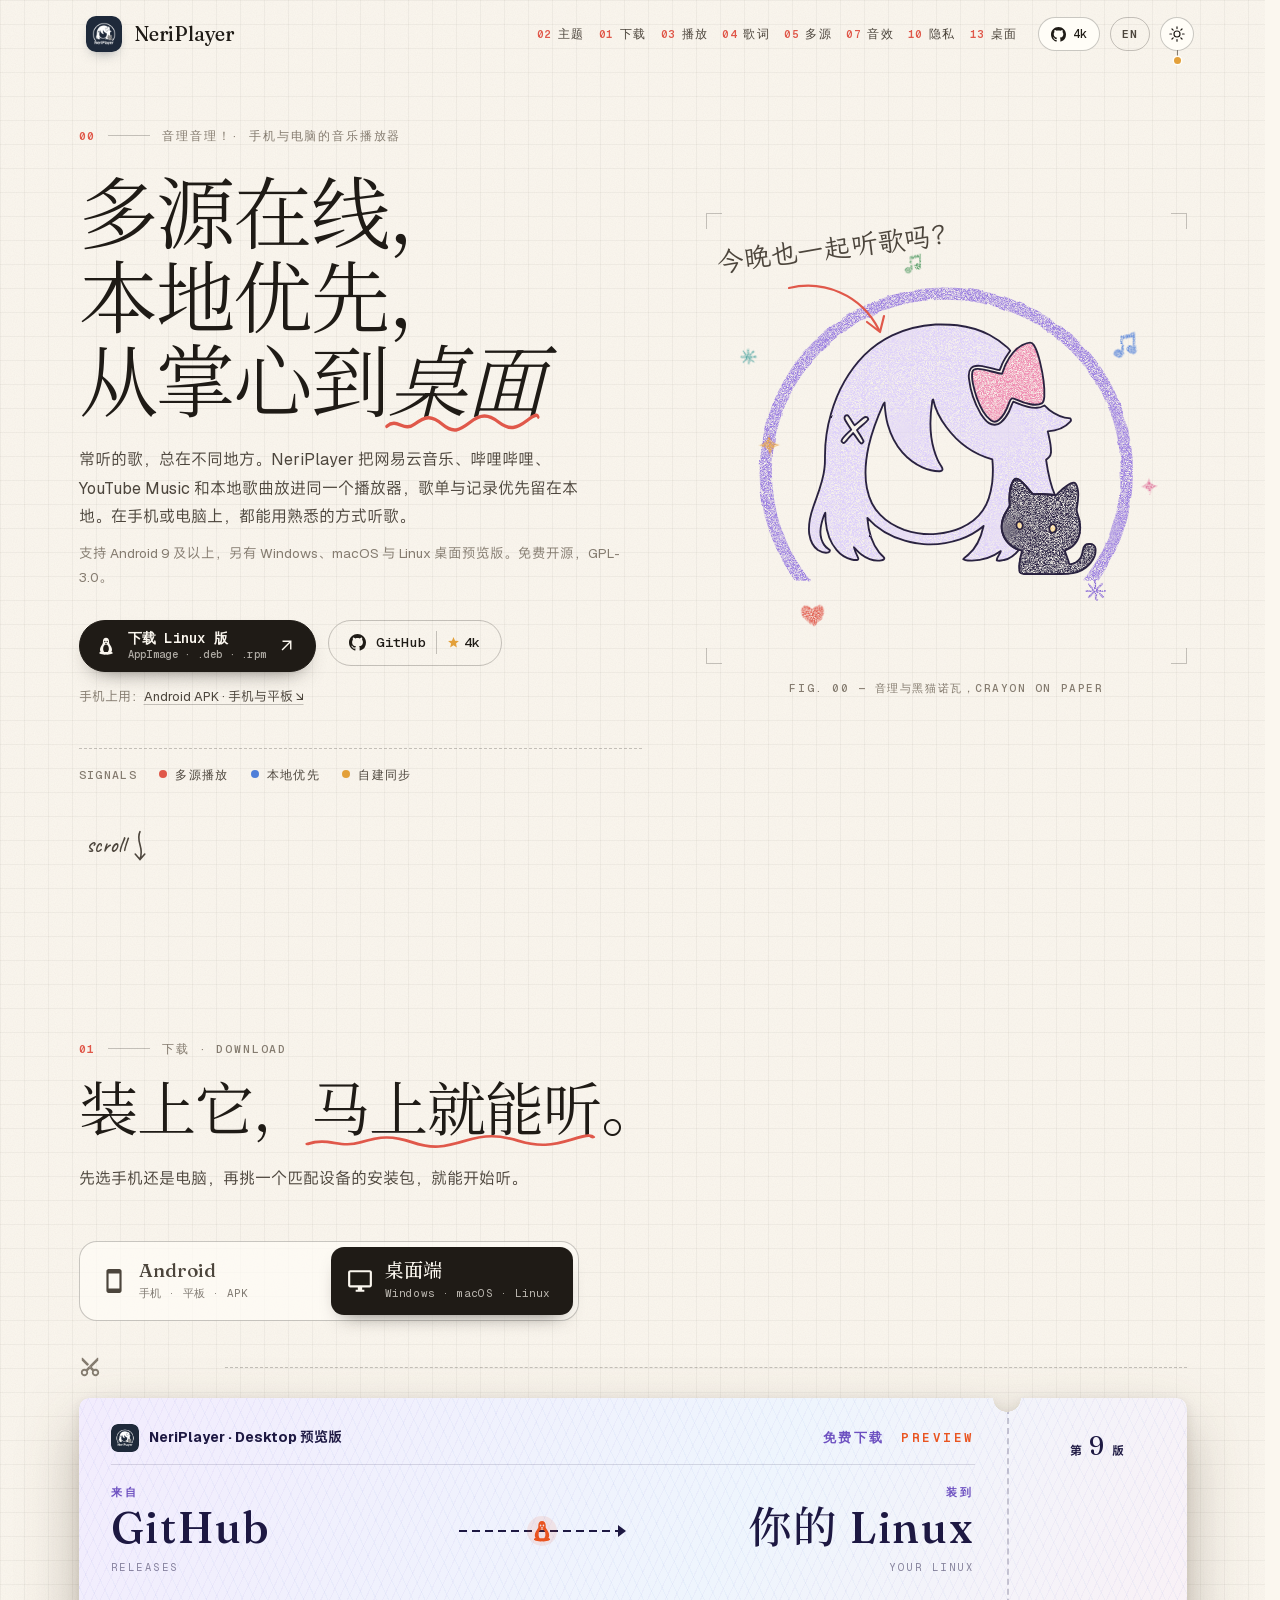
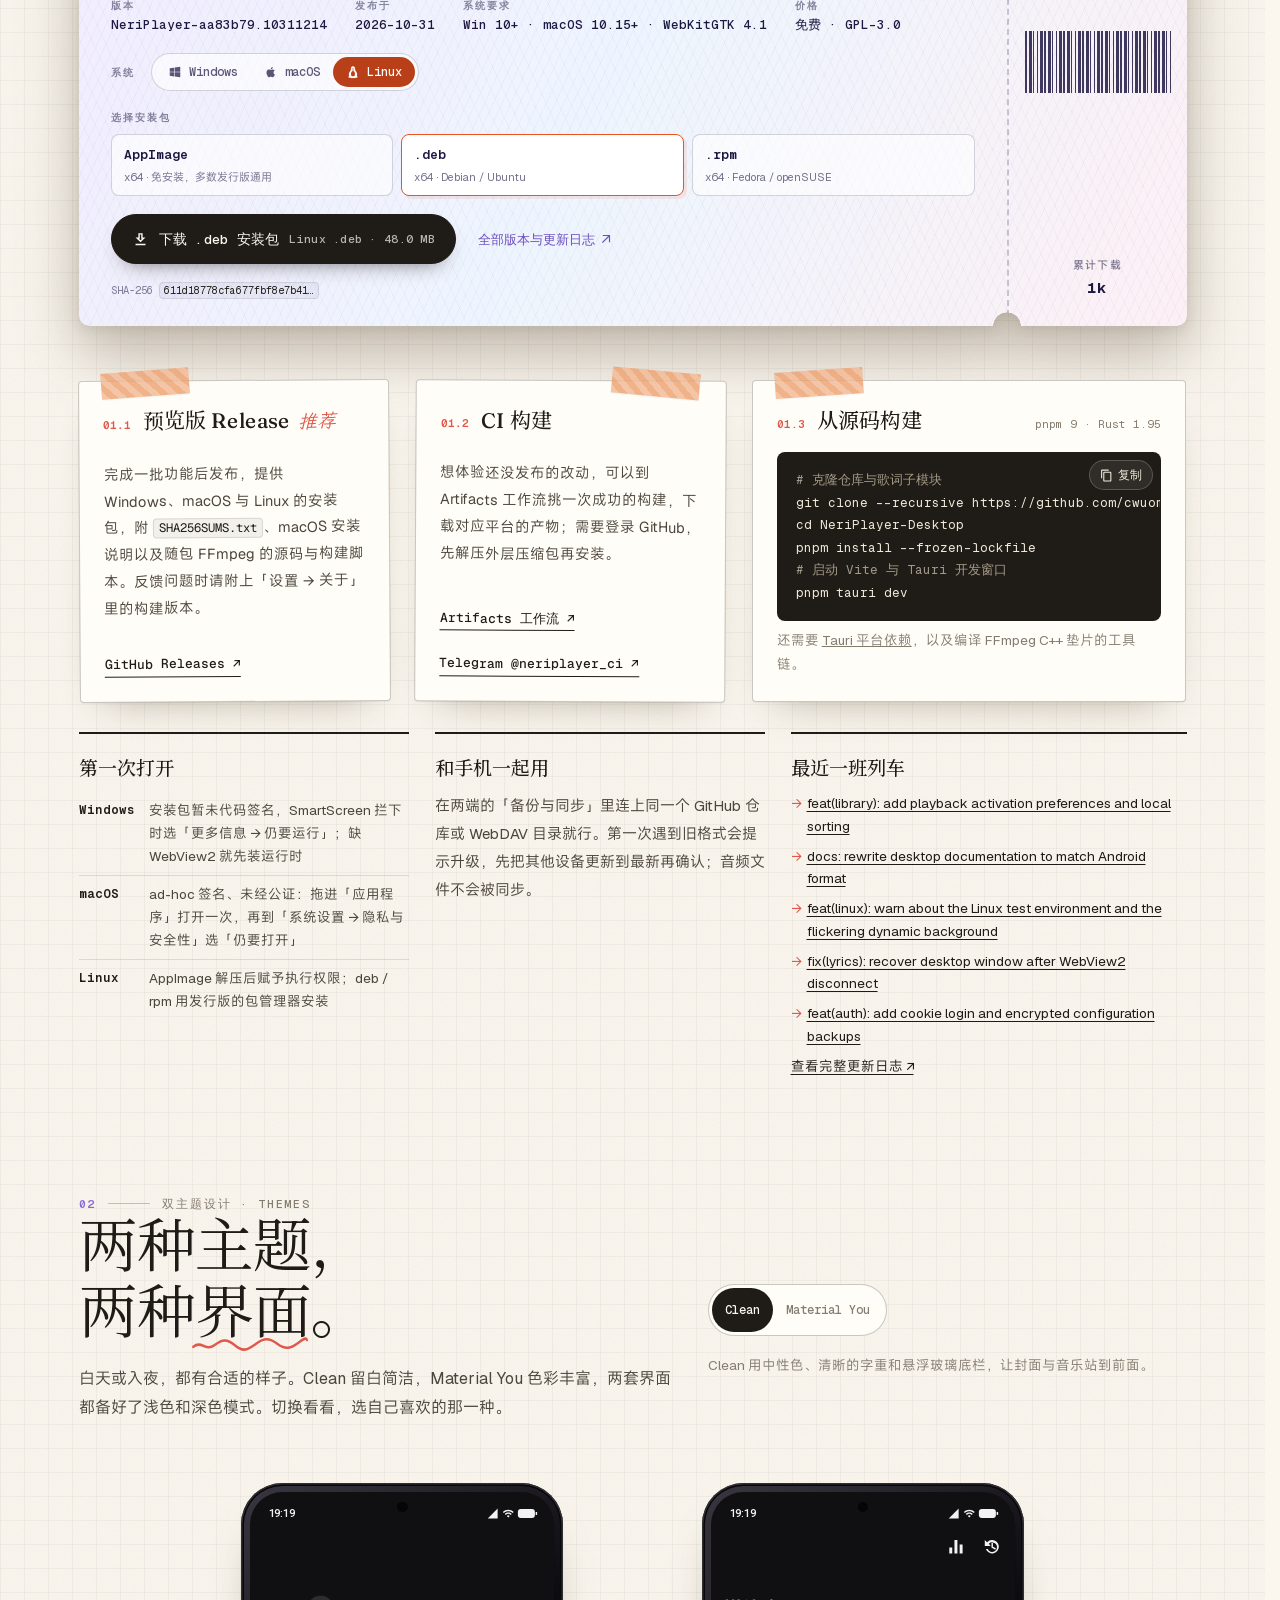
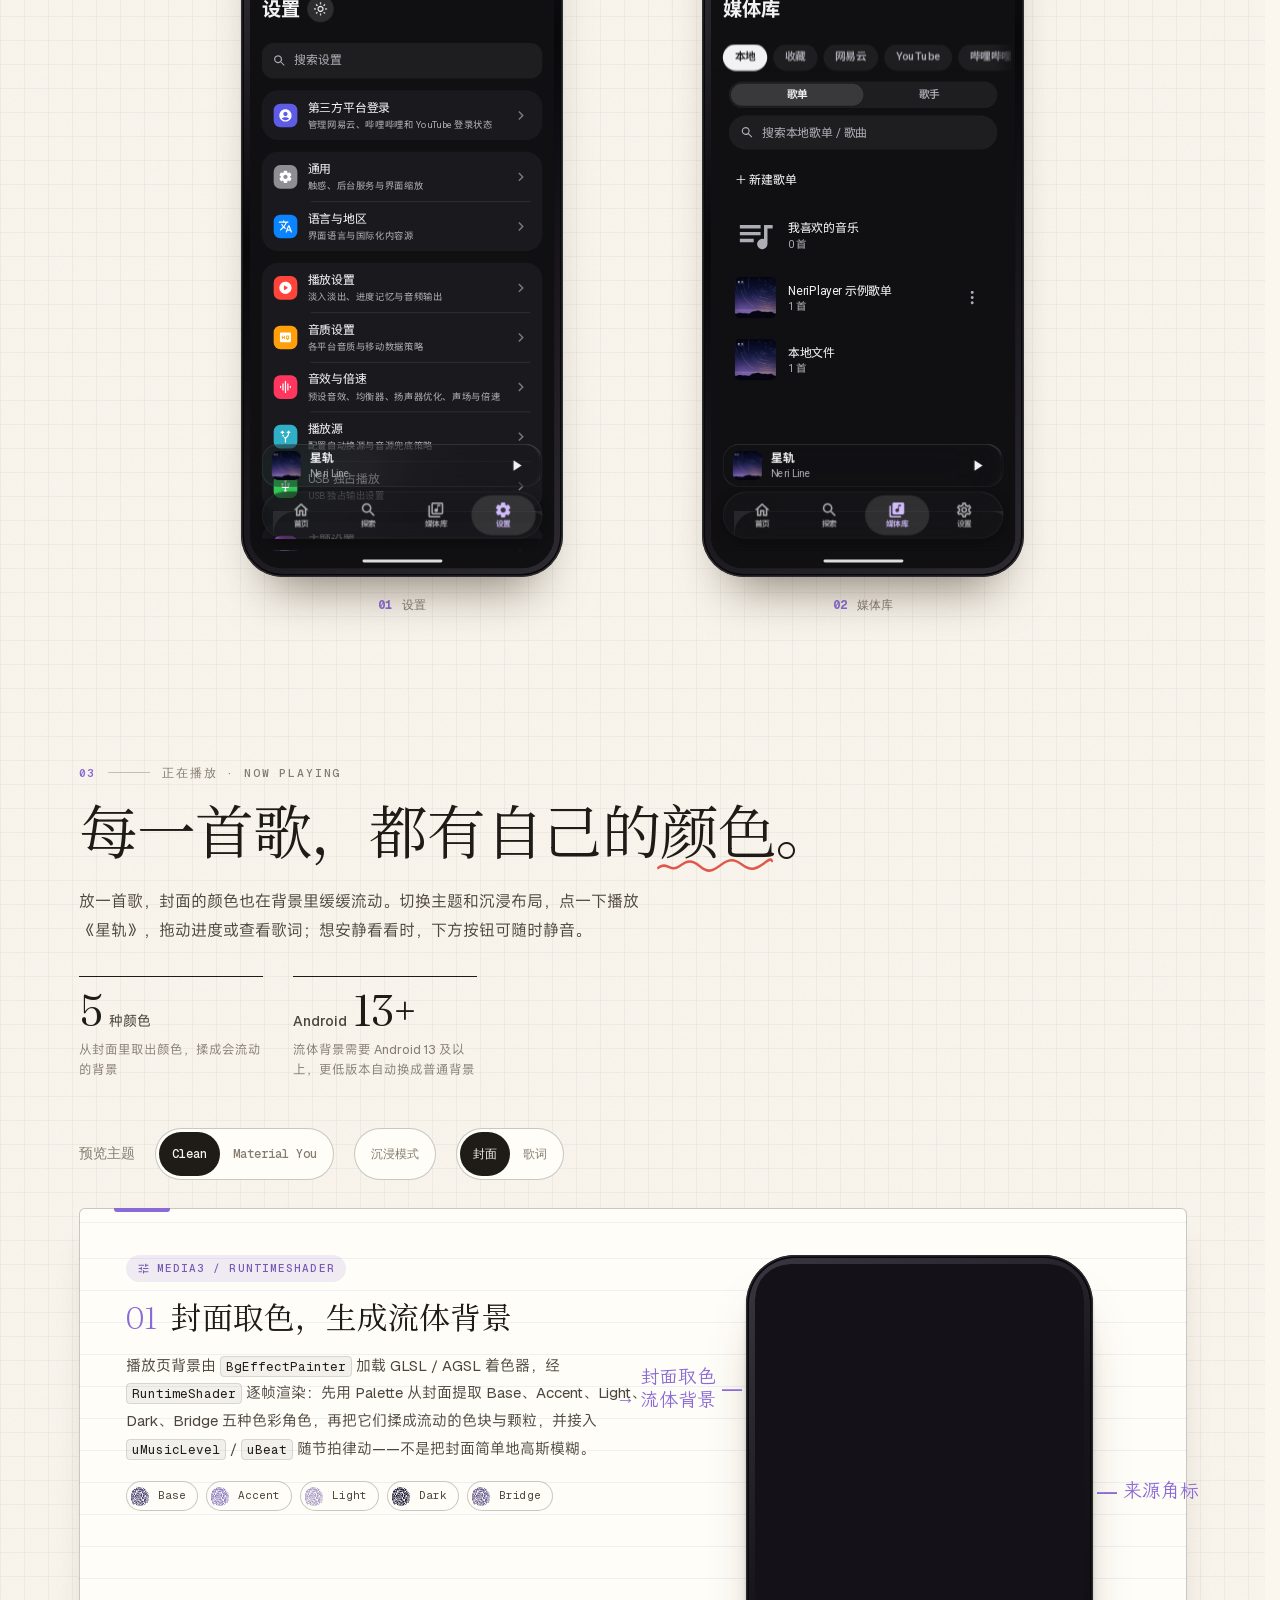
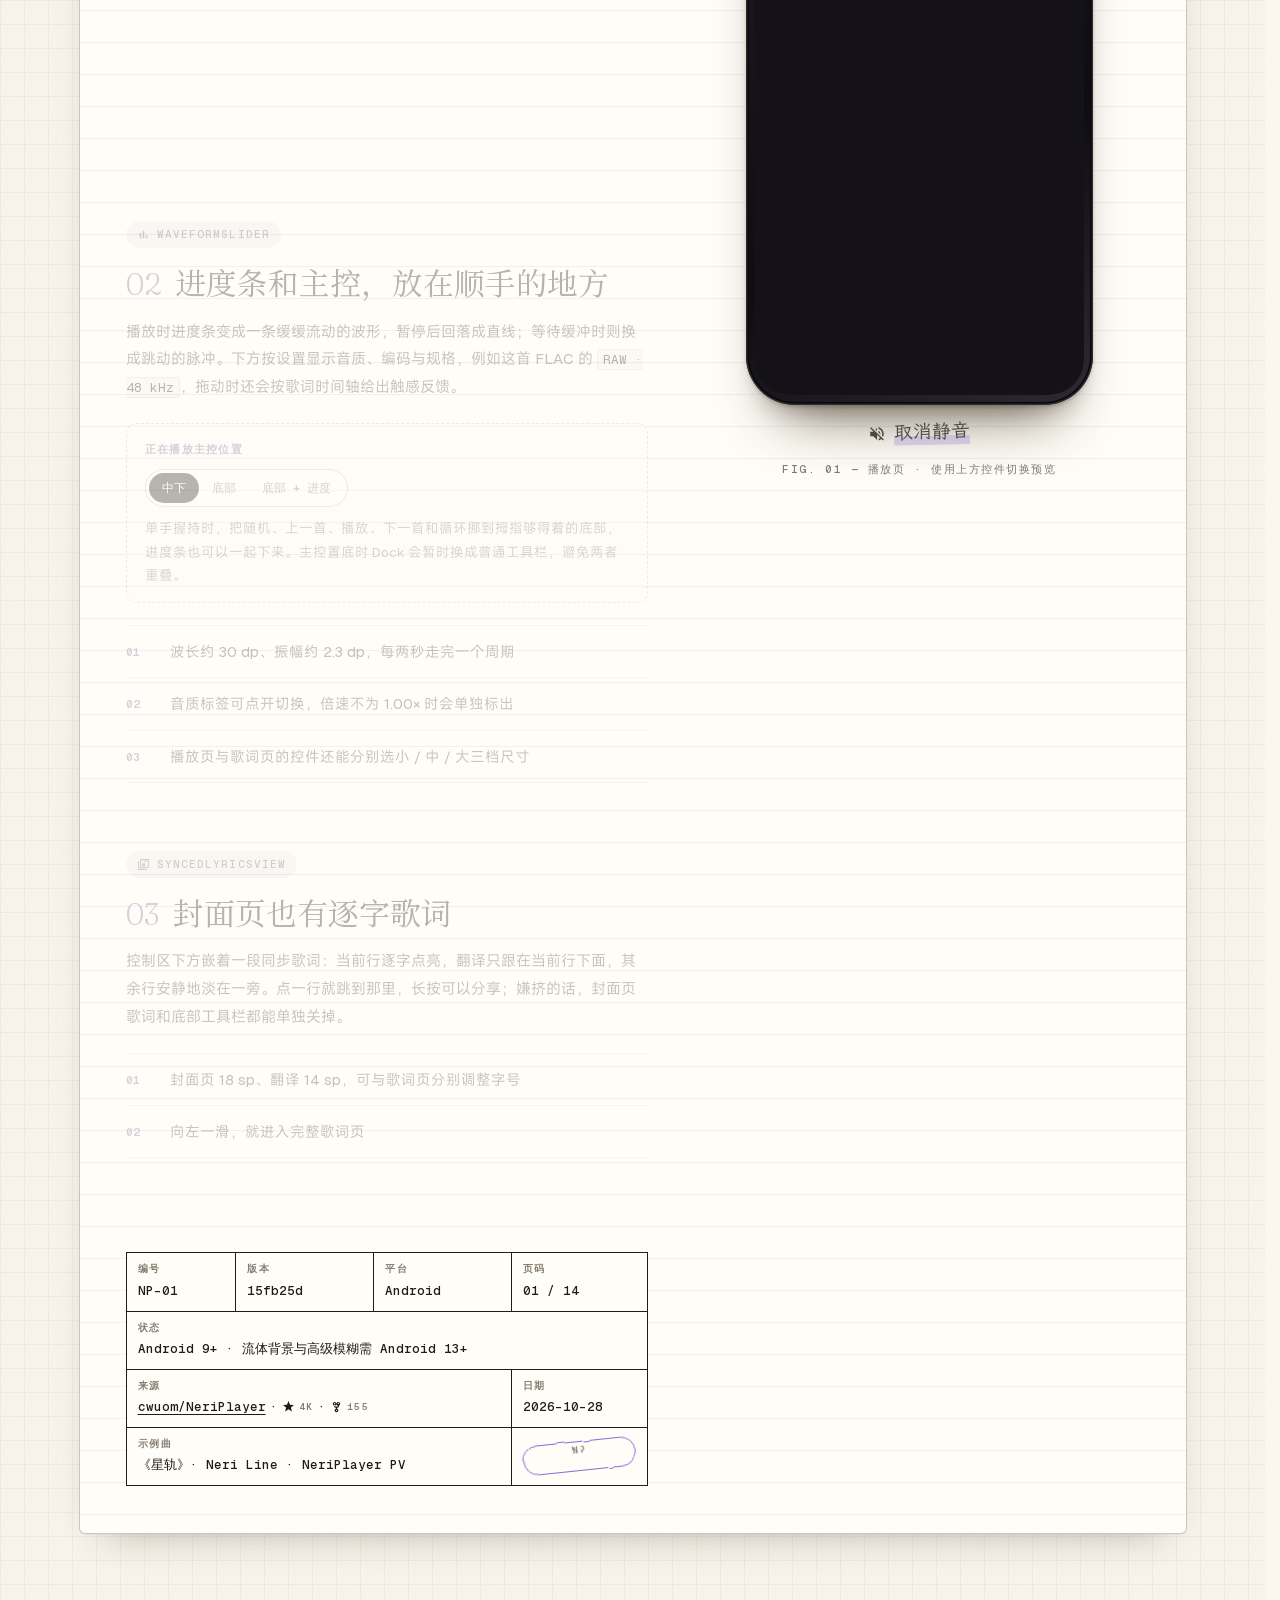
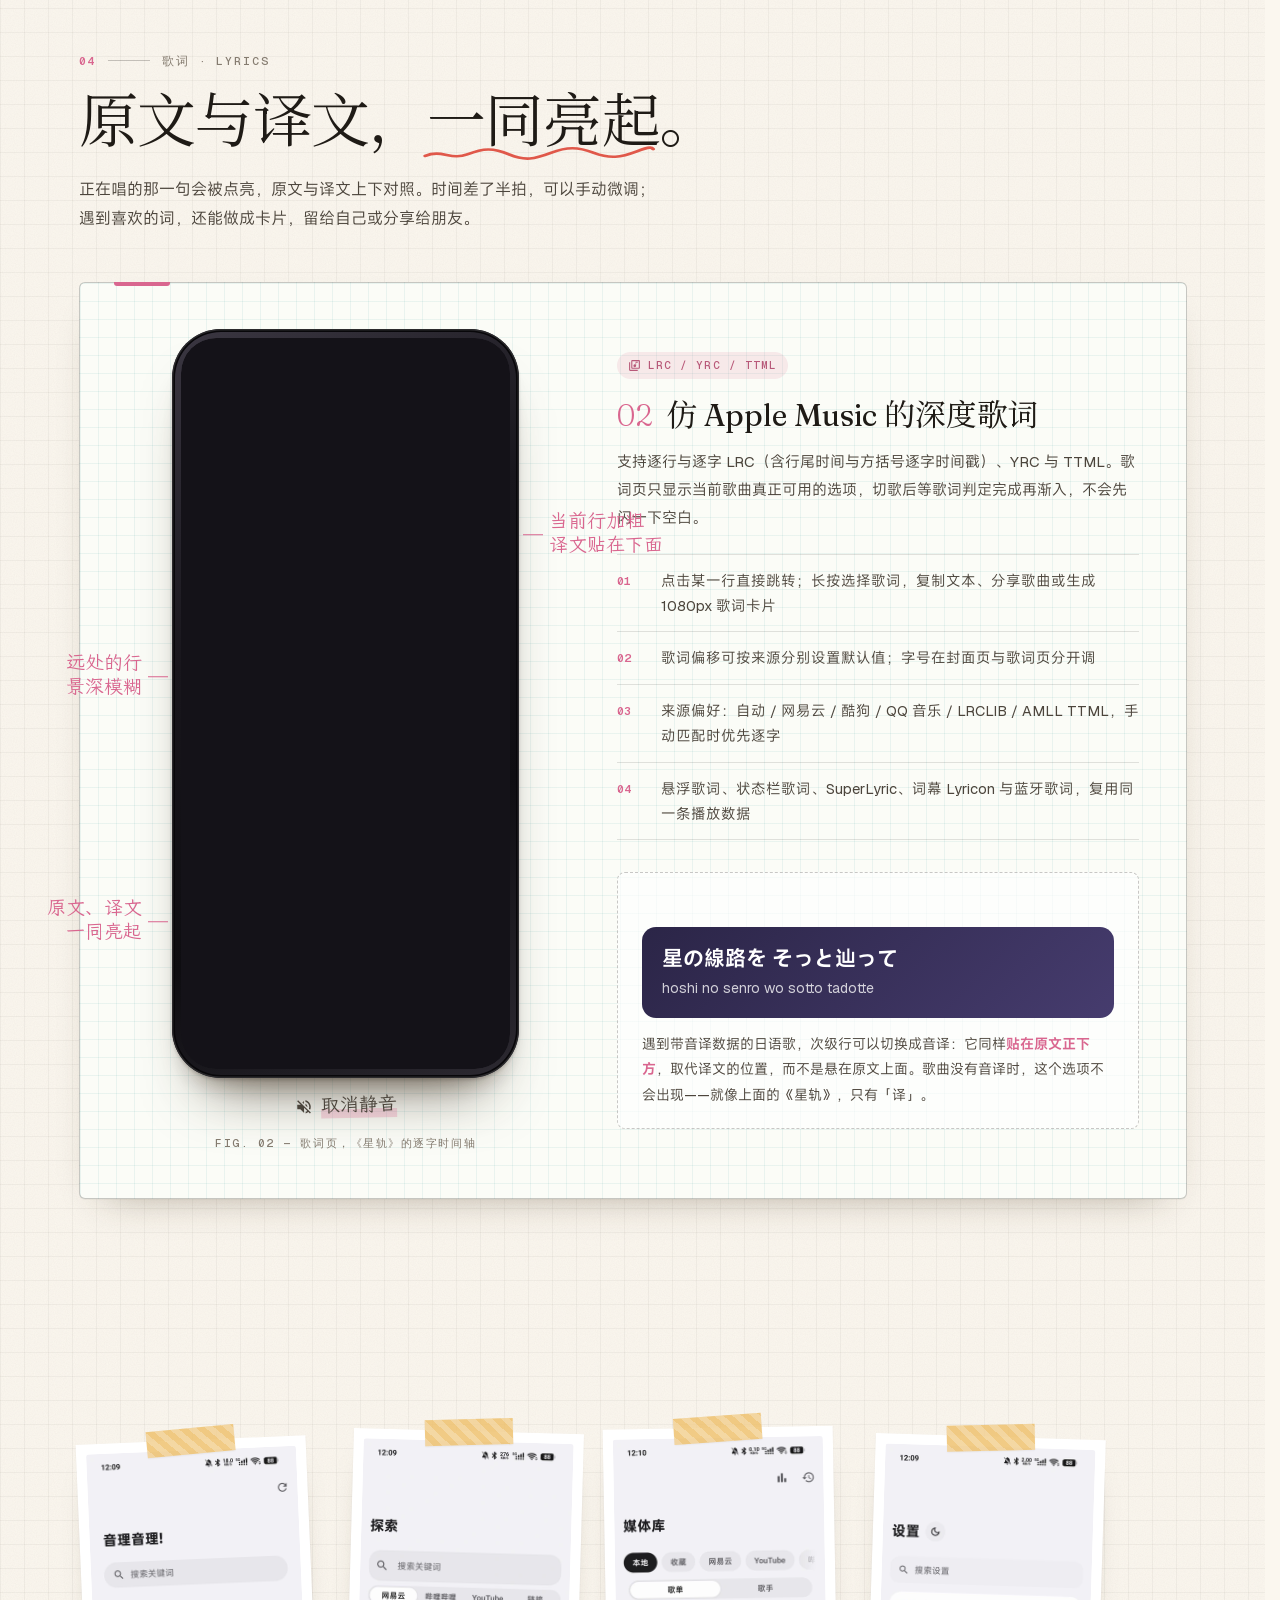
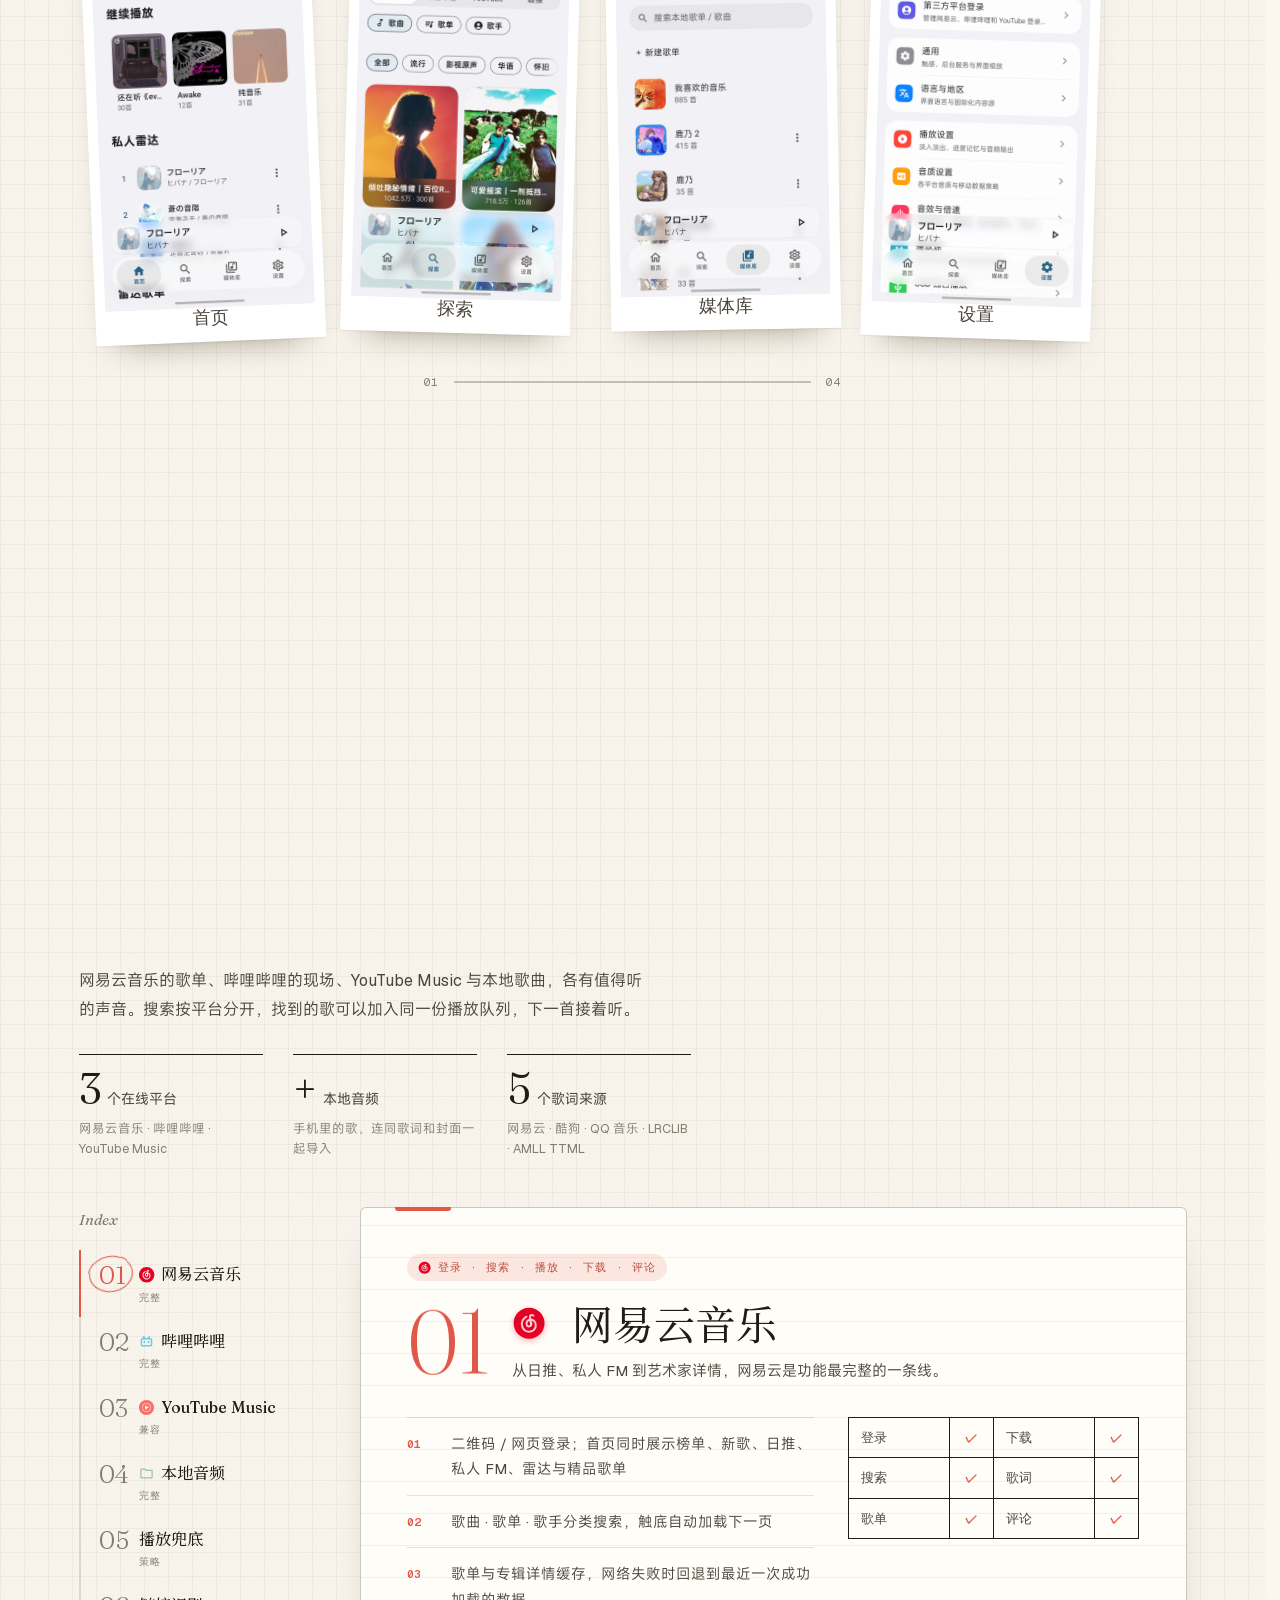
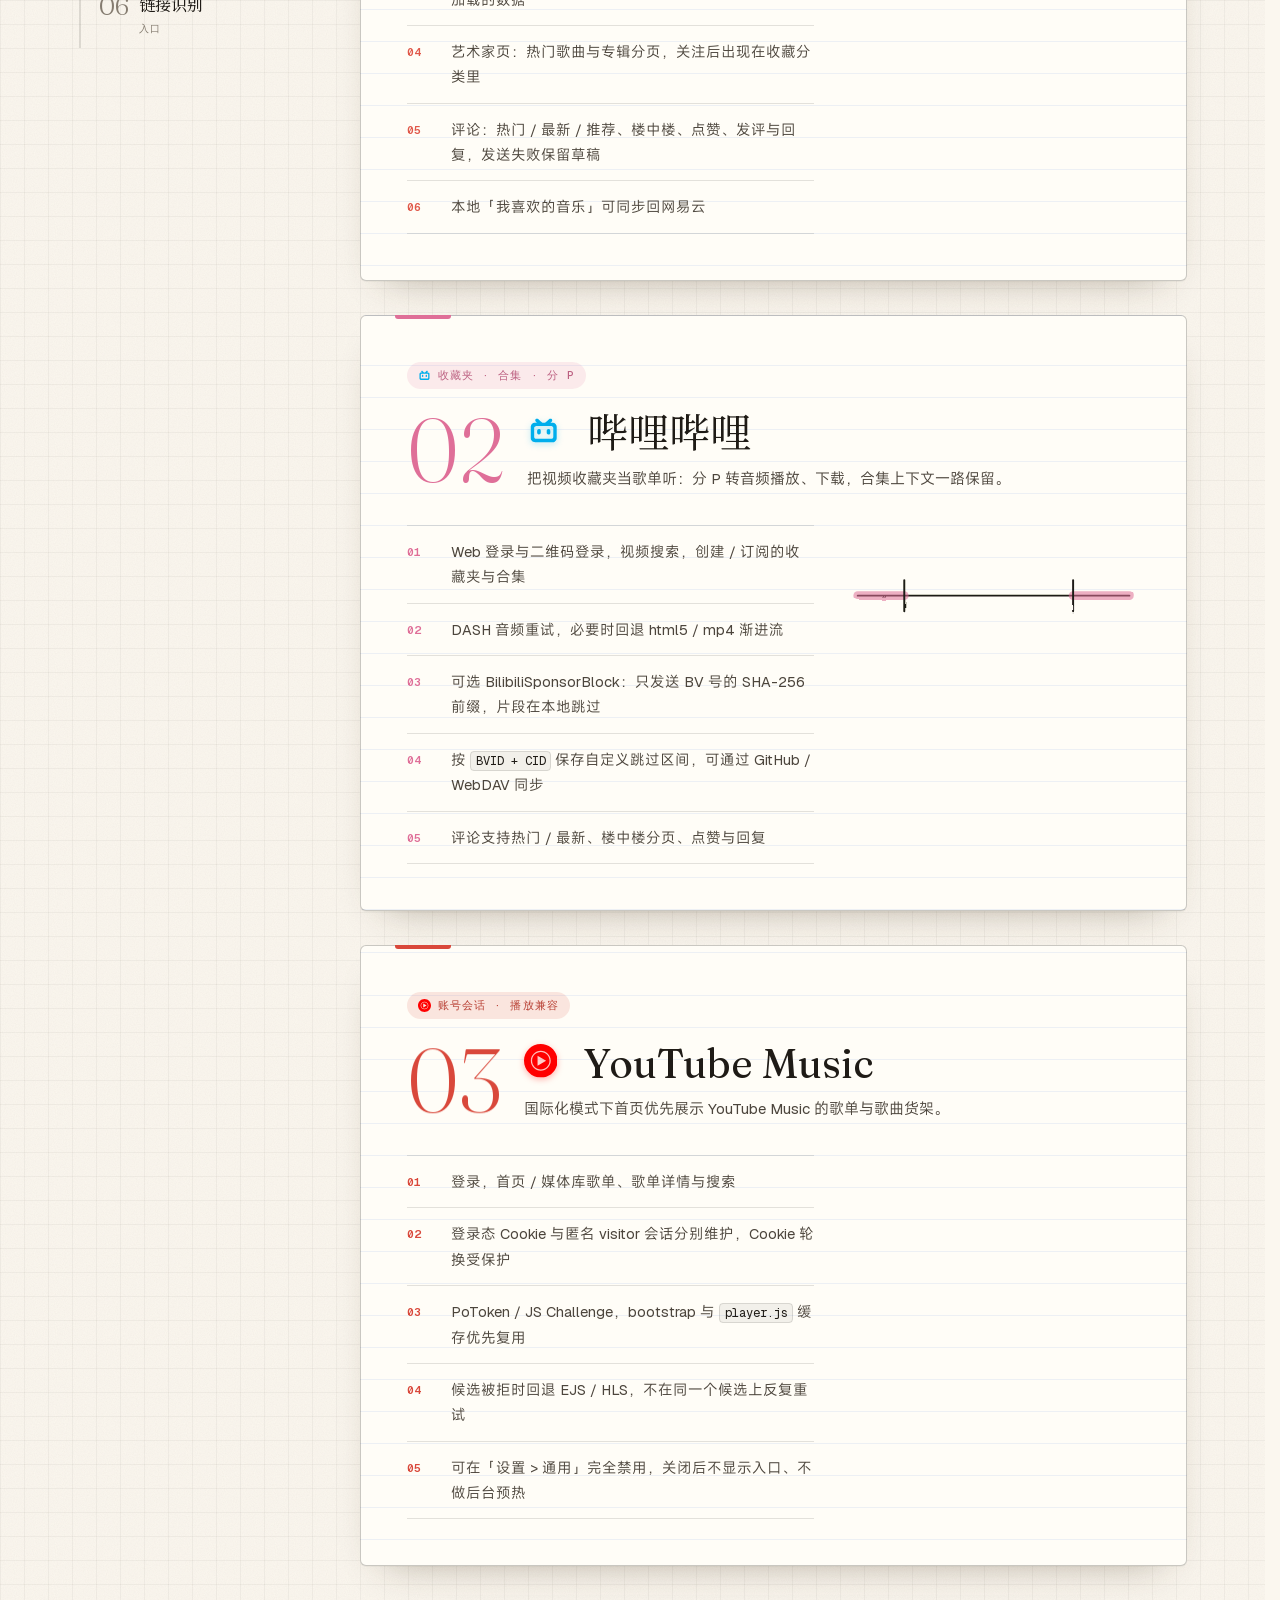
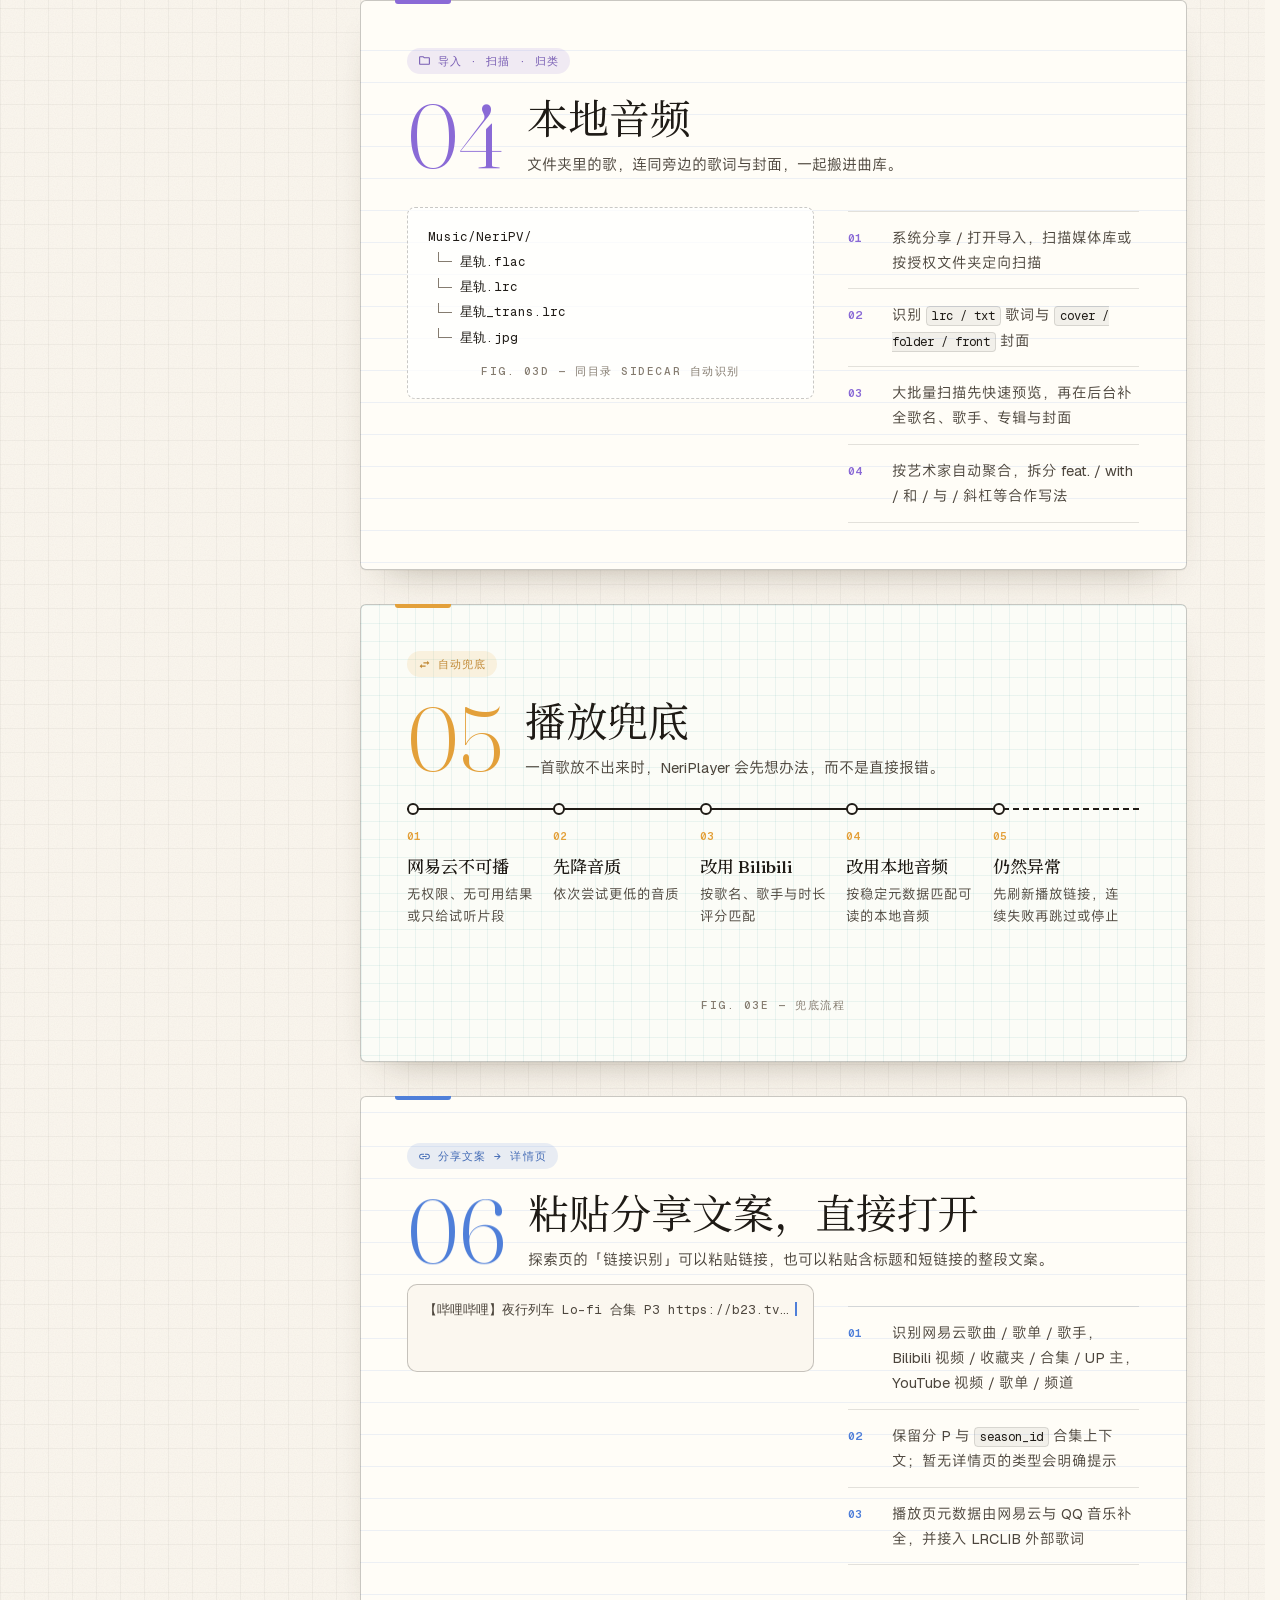
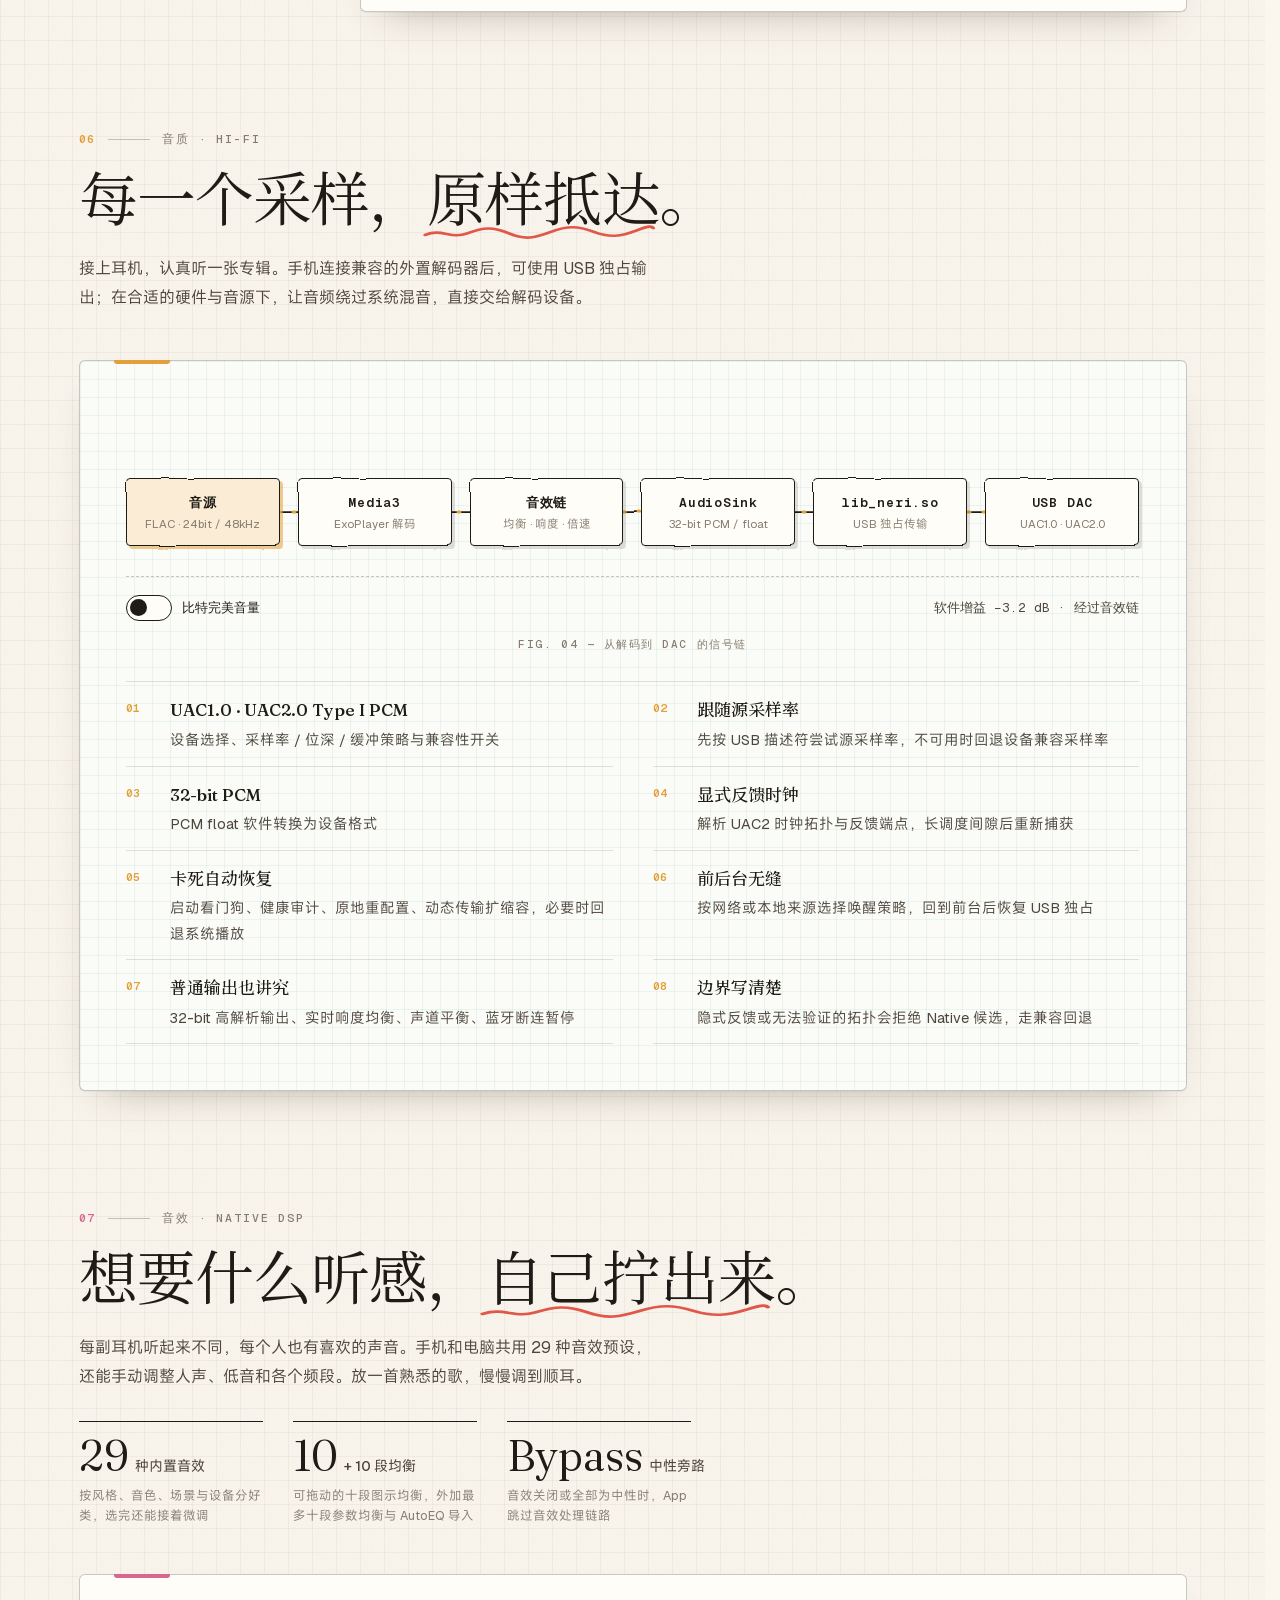
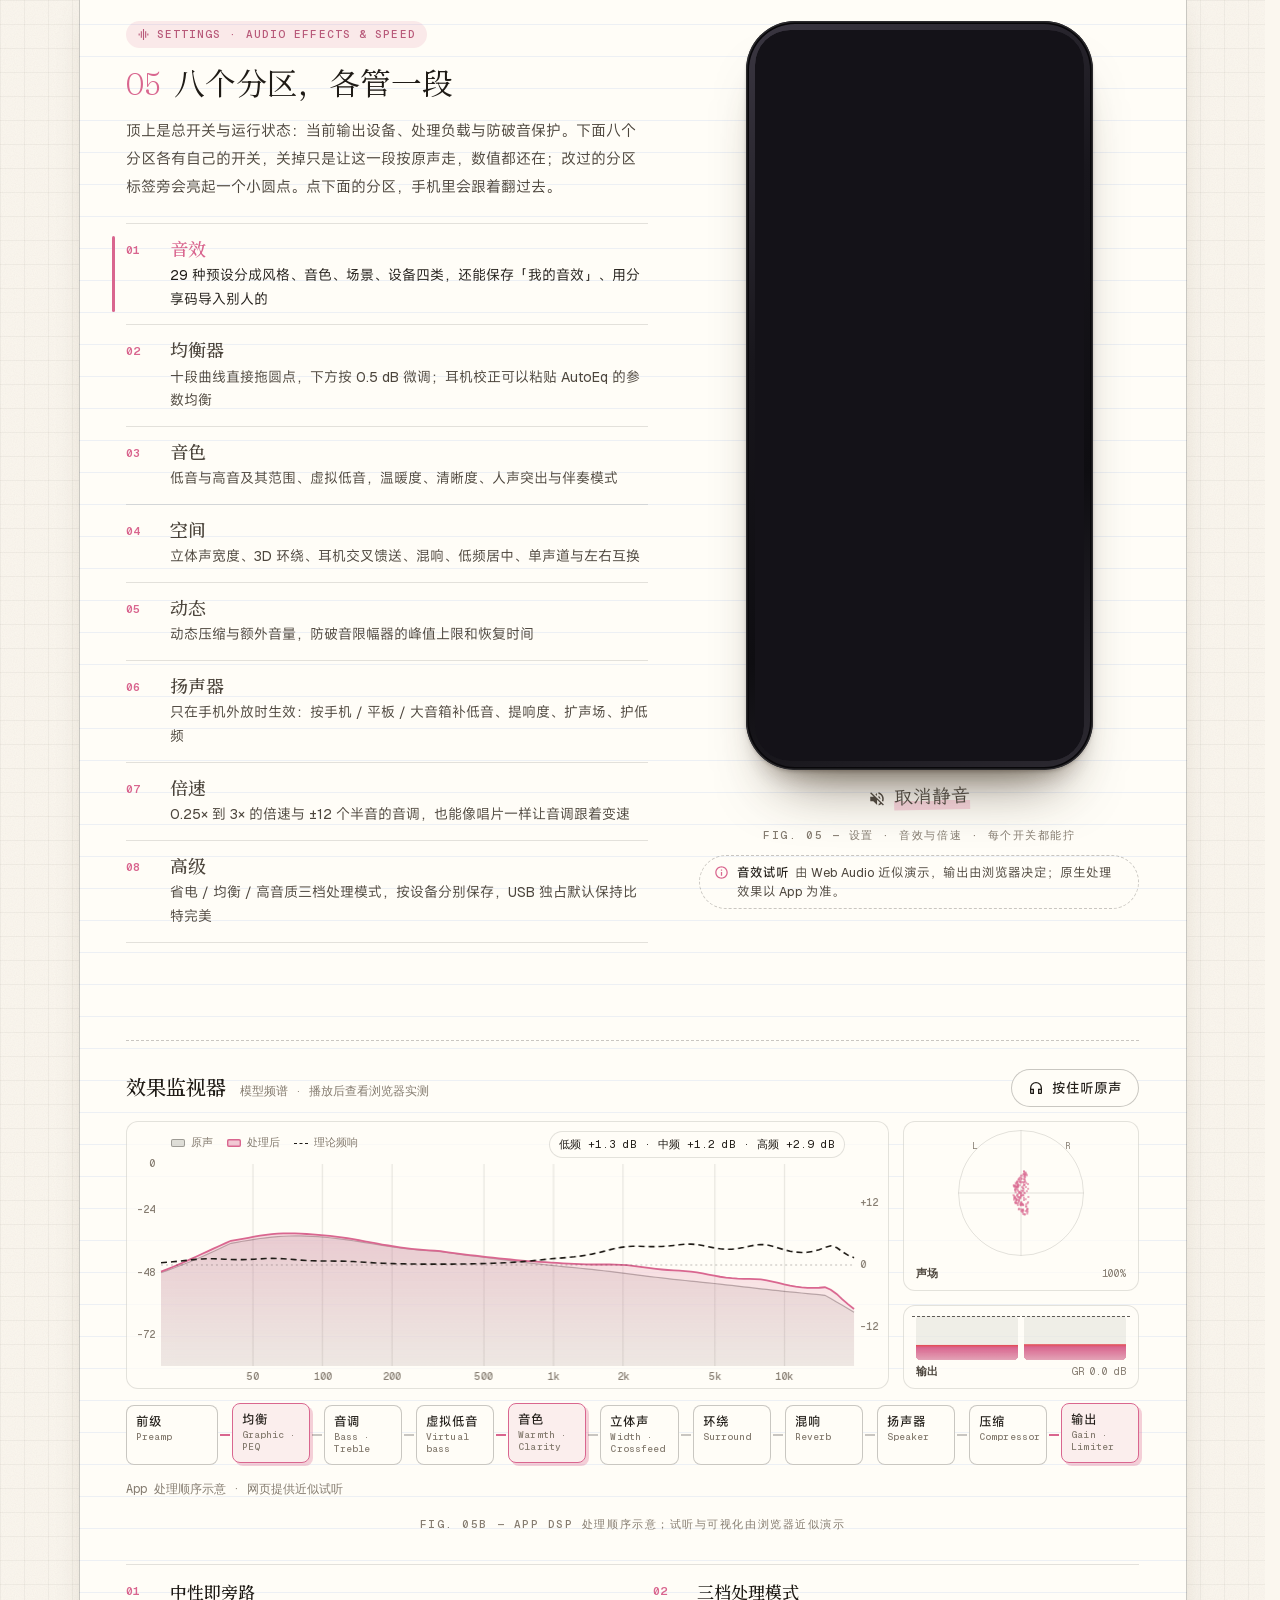
<file: index.html>
<!doctype html>
<html lang="zh-CN" class="no-js" data-app-style="clean" data-hero-serif="zh">
<head>
<meta charset="utf-8">
<meta name="viewport" content="width=device-width, initial-scale=1, viewport-fit=cover">
<title>NeriPlayer · 音理音理！— 手机与电脑的音乐播放器</title>
<meta name="description" content="NeriPlayer（音理音理！）把网易云音乐、哔哩哔哩、YouTube Music 与本地歌曲放进同一个播放器，支持逐字歌词、音效调节、一起听和自建歌单同步。Android 9+，另有 Windows、macOS 与 Linux 桌面预览版。免费开源，没有广告。">
<meta name="keywords" content="NeriPlayer,音理音理,Android 音乐播放器,网易云音乐,哔哩哔哩,YouTube Music,逐字歌词,USB 独占,一起听,开源">
<meta name="theme-color" content="#fbf7ef">
<meta name="color-scheme" content="light">
<meta name="referrer" content="strict-origin-when-cross-origin">
<link rel="icon" href="assets/img/favicon-32.png" sizes="32x32" type="image/png">
<link rel="icon" href="assets/img/app-icon.png" sizes="192x192" type="image/png">
<link rel="apple-touch-icon" href="assets/img/apple-touch-icon.png">
<link rel="manifest" href="site.webmanifest">
<link rel="alternate" hreflang="zh-CN" href="./">
<link rel="alternate" hreflang="en" href="en/">
<link rel="alternate" hreflang="x-default" href="./">
<meta property="og:type" content="website">
<meta property="og:site_name" content="NeriPlayer">
<meta property="og:title" content="NeriPlayer · 音理音理！">
<meta property="og:description" content="多源在线，本地优先。从掌心到桌面，网易云音乐、哔哩哔哩、YouTube Music 与本地歌曲，一个播放器接着听。免费开源，没有广告。">
<meta property="og:image" content="assets/img/og-image.jpg">
<meta property="og:image:width" content="1200">
<meta property="og:image:height" content="630">
<meta property="og:locale" content="zh_CN">
<meta name="twitter:card" content="summary_large_image">
<link rel="preload" href="assets/fonts/fraunces-hero-zh-dd3003ae8cb8-critical.woff2" as="font" type="font/woff2" crossorigin data-hero-en-font="assets/fonts/fraunces-6dc3b85ae96f-critical.woff2">
<link rel="preload" href="assets/fonts/fraunces-italic-zh-e17442fd71ea-critical.woff2" as="font" type="font/woff2" crossorigin data-hero-en-font="assets/fonts/fraunces-italic-8c8d5cfacdac-critical.woff2">
<link rel="preload" href="assets/fonts/np-serif-fd6eccc6f6de-critical.woff2" as="font" type="font/woff2" crossorigin>
<link rel="preload" href="assets/fonts/geist.woff2" as="font" type="font/woff2" crossorigin>
<link rel="preload" href="assets/fonts/misans-400-ba217028279c-critical.woff2" as="font" type="font/woff2" crossorigin data-hero-cjk>
<link rel="preload" href="assets/js/core.min.js?v=db85fffa396e" as="script" fetchpriority="high">
<link rel="preload" href="assets/js/motion.min.js?v=11c902c30203" as="script" fetchpriority="high">
<link rel="preload" href="assets/fonts/geist-mono.woff2" as="font" type="font/woff2" crossorigin>
<link rel="preload" href="assets/fonts/caveat-8f7e8778d00e-critical.woff2" as="font" type="font/woff2" crossorigin>
<link rel="preload" href="assets/fonts/np-hand-8a0093060611-critical.woff2" as="font" type="font/woff2" crossorigin>
<link rel="preload" href="assets/css/site.css?v=5c3408f1e5de" as="style" fetchpriority="low">
<script>
  (function () {
    var t = null;
    try { t = localStorage.getItem('np-theme'); } catch (e) {}
    if (!t) t = window.matchMedia && matchMedia('(prefers-color-scheme: dark)').matches ? 'dark' : 'light';
    var d = document.documentElement;
    d.setAttribute('data-theme', t);
    // 样式表到达之前就把底色铺好，深色下切换语言或刷新不会先白一下
    d.style.colorScheme = t;
    d.style.backgroundColor = t === 'dark' ? '#15130f' : '#fbf7ef';
  })();
</script>
<style id="critical-css">
/* Generated by tools/build-critical-css.mjs; edit the source stylesheets */
@font-face{font-family:"Fraunces Critical";src:url("assets/fonts/fraunces-6dc3b85ae96f-critical.woff2");font-weight:100 900;font-display:swap}@font-face{font-family:"Fraunces Critical";src:url("assets/fonts/fraunces-italic-8c8d5cfacdac-critical.woff2");font-weight:100 900;font-style:italic;font-display:swap}@font-face{font-family:"NP Serif Critical";src:url("assets/fonts/np-serif-fd6eccc6f6de-critical.woff2");font-weight:200 900;font-display:swap}@font-face{font-family:"NP Hand Critical";src:url("assets/fonts/np-hand-8a0093060611-critical.woff2");font-display:swap}@font-face{font-family:"Caveat Critical";src:url("assets/fonts/caveat-8f7e8778d00e-critical.woff2");font-weight:400 700;font-display:swap}@font-face{font-family:"Fraunces Critical ZH";src:url("assets/fonts/fraunces-6dc3b85ae96f-critical.woff2");font-weight:100 900;font-display:swap}@font-face{font-family:"Fraunces Critical ZH";src:url("assets/fonts/fraunces-italic-zh-e17442fd71ea-critical.woff2");font-weight:100 900;font-style:italic;font-display:swap}@font-face{font-family:"Fraunces Hero ZH";src:url("assets/fonts/fraunces-hero-zh-dd3003ae8cb8-critical.woff2");font-weight:100 900;font-display:swap}@font-face{font-family:"Fraunces Hero ZH";src:url("assets/fonts/fraunces-italic-zh-e17442fd71ea-critical.woff2");font-weight:100 900;font-style:italic;font-display:swap}@font-face{font-family:"MiSans Critical";src:url("assets/fonts/misans-400-ba217028279c-critical.woff2");font-display:swap}@font-face{font-family:"MiSans Critical";src:url("assets/fonts/misans-500-1e96e8e368e2-critical.woff2");font-weight:500;font-display:swap}@font-face{font-family:"MiSans Critical";src:url("assets/fonts/misans-600-bc0b5e1c2f5e-critical.woff2");font-weight:600;font-display:swap}@font-face{font-family:"MiSans Critical";src:url("assets/fonts/misans-700-2262d2dd51b4-critical.woff2");font-weight:700;font-display:swap}@font-face{font-family:"Geist";src:url("assets/fonts/geist.woff2");font-weight:100 900;font-display:swap}@font-face{font-family:"Geist Mono";src:url("assets/fonts/geist-mono.woff2");font-weight:100 900;font-display:swap}:root{--paper:#fbf7ef;--paper-2:#f5efe2;--paper-3:#ece3d1;--card:#fffdf7;--ink:#1f1b16;--ink-2:#4c453c;--ink-3:#857c70;--ink-4:#b3aa9c;--rule:rgba(31,27,22,.12);--rule-2:rgba(31,27,22,.24);--grid:rgba(31,27,22,.045);--red:#e0584a;--amber:#e3a03a;--blue:#4f7fd9;--green:#5a9f6a;--violet:#8a6ad6;--pink:#d9668f;--teal:#3f9e9a;--acc:var(--violet);--mono:"Geist Mono","JetBrains Mono","SF Mono",Consolas,"PingFang SC","Microsoft YaHei",monospace;--wrap:1220px;--pad:clamp(20px,5vw,56px);--ease:cubic-bezier(.2,.7,.1,1);--ease-out:cubic-bezier(.16,1,.3,1);--ease-io:cubic-bezier(.65,0,.35,1);--shadow:0 1px 0 rgba(31,27,22,.04),0 18px 40px -26px rgba(60,44,20,.45);--vh:100vh}[data-acc="violet"]{--acc:var(--violet)}[data-acc="pink"]{--acc:var(--pink)}[data-acc="red"]{--acc:var(--red)}[data-acc="amber"]{--acc:var(--amber)}[data-acc="blue"]{--acc:var(--blue)}[data-acc="green"]{--acc:var(--green)}[data-acc="teal"]{--acc:var(--teal)}*,*::before,*::after{box-sizing:border-box}html{-webkit-tap-highlight-color:transparent;-webkit-text-size-adjust:100%;text-size-adjust:100%;color-scheme:light;scroll-padding-top:84px;scrollbar-gutter:stable;background:var(--paper)}html.is-locked{overflow:hidden}body{--serif:"Fraunces Critical","NP Serif Critical","Songti SC","STSong","Noto Serif SC","Source Han Serif SC",serif;--sans:"Geist","PingFang SC","HarmonyOS Sans SC","MiSans Critical","Microsoft YaHei UI","Microsoft YaHei","Noto Sans SC",system-ui,sans-serif;--hand:"Caveat Critical","NP Hand Critical","LXGW WenKai","Kaiti SC","STKaiti","KaiTi",cursive;margin:0;min-height:100vh;font-family:var(--sans);font-size:16px;line-height:1.7;color:var(--ink);-webkit-font-smoothing:antialiased;-moz-osx-font-smoothing:grayscale;text-rendering:optimizeLegibility;background-color:var(--paper);background-image:url("data:image/svg+xml,%3Csvg xmlns='http://www.w3.org/2000/svg' width='220' height='220'%3E%3Cfilter id='n'%3E%3CfeTurbulence type='fractalNoise' baseFrequency='.9' numOctaves='3' stitchTiles='stitch'/%3E%3CfeColorMatrix values='0 0 0 0 .32 0 0 0 0 .26 0 0 0 0 .18 0 0 0 .07 0'/%3E%3C/filter%3E%3Crect width='100%25' height='100%25' filter='url(%23n)'/%3E%3C/svg%3E"),linear-gradient(var(--grid) 1px,transparent 1px),linear-gradient(90deg,var(--grid) 1px,transparent 1px);background-size:220px 220px,24px 24px,24px 24px}body:lang(zh){--serif:"Fraunces Critical ZH","NP Serif Critical","Songti SC","STSong","Noto Serif SC","Source Han Serif SC",serif}html.js[data-hero-serif] body:lang(zh) .hero,html.js[data-hero-serif] body:lang(zh) .nav,html.js[data-hero-serif] body:lang(zh) .menu{--serif:"Fraunces Hero ZH","NP Serif Critical","Songti SC","STSong","Noto Serif SC","Source Han Serif SC",serif}main,.footer{overflow-x:clip}.device__screen,.dwin__screen,.tabdev__screen,.desk__screen{content-visibility:auto}h1,h2,h3,h4,p,ul,ol,dl,dd,figure,pre{margin:0}ul,ol{padding:0;list-style:none}img,svg,canvas{display:block;max-width:100%}img{height:auto}button{font:inherit;color:inherit}a{color:inherit}[hidden]{display:none !important}::selection{background:rgba(227,160,58,.35)}:focus-visible{outline:2px solid var(--acc);outline-offset:3px;border-radius:4px}.sr-only{position:absolute !important;width:1px;height:1px;padding:0;margin:-1px;overflow:hidden;clip:rect(0 0 0 0);white-space:nowrap;border:0}.sprite{position:absolute;width:0;height:0;overflow:hidden}.skip{position:fixed;left:16px;top:-60px;z-index:100;padding:10px 16px;border-radius:999px;background:var(--ink);color:var(--paper);font-weight:600;text-decoration:none;transition:top .3s var(--ease-out)}.skip:focus{top:16px}.i{width:1.15em;height:1.15em;flex:none;fill:currentColor}.wrap{position:relative;max-width:var(--wrap);margin:0 auto;padding:0 var(--pad)}.eyebrow{display:flex;align-items:center;gap:12px;font-family:var(--mono);font-size:11.5px;font-weight:500;letter-spacing:.16em;text-transform:uppercase;color:var(--ink-3)}.eyebrow b{font-weight:600;color:var(--acc)}.eyebrow__rule{width:42px;height:1px;background:var(--rule-2)}.display{font-family:var(--serif);font-size:clamp(42px,min(6.2vw,10.6vh),92px);font-weight:340;line-height:1.06;letter-spacing:-.02em;font-variation-settings:"SOFT" 100,"opsz" 144}.display__line{display:block;white-space:nowrap}.display em,.h2 em{font-style:italic;font-weight:300}.ul{position:relative;display:inline-block;white-space:nowrap}.ul__mark{position:absolute;left:-2%;bottom:-.12em;width:104%;height:.26em;color:var(--red);overflow:visible;stroke-dasharray:1;pointer-events:none}.ul__mark use{stroke-dasharray:260;stroke-dashoffset:260;transition:stroke-dashoffset 1s cubic-bezier(.45,0,.55,1) .75s}.is-in .ul__mark use,.np-fallback .ul__mark use,.no-js .ul__mark use{stroke-dashoffset:0}.lead{margin-top:22px;max-width:36em;font-size:clamp(16px,1.25vw,18px);line-height:1.8;color:var(--ink-2);text-wrap:pretty}.small{font-size:13.5px;line-height:1.75;color:var(--ink-3)}.mono{font-family:var(--mono)}.hand{font-family:var(--hand);font-weight:500;color:var(--acc);line-height:1.25}.btn{display:inline-flex;align-items:center;gap:10px;height:46px;padding:0 20px;border:1px solid var(--ink);border-radius:999px;font-family:var(--mono);font-size:13.5px;font-weight:500;letter-spacing:.02em;text-decoration:none;white-space:nowrap;cursor:pointer;transition:transform .35s var(--ease-out),background .3s,color .3s,box-shadow .35s}.btn .i{width:17px;height:17px}.btn small{font-size:11.5px;opacity:.7}.btn--ink{background:var(--ink);color:var(--paper);box-shadow:0 10px 22px -14px rgba(31,27,22,.8)}.btn--ink:hover{transform:translateY(-2px);box-shadow:0 16px 28px -16px rgba(31,27,22,.85)}.btn--line{background:transparent;color:var(--ink);border-color:var(--rule-2)}.btn--line:hover{border-color:var(--ink);transform:translateY(-2px)}.btn__meta{display:inline-flex;align-items:center;gap:4px;padding-left:10px;border-left:1px solid var(--rule-2)}.btn__meta .i{width:13px;height:13px;color:var(--amber)}.fig{position:relative}.fig__c{position:absolute;width:16px;height:16px;border-color:var(--rule-2);border-style:solid;border-width:0;pointer-events:none}.fig__c--tl{left:0;top:0;border-left-width:1.2px;border-top-width:1.2px}.fig__c--tr{right:0;top:0;border-right-width:1.2px;border-top-width:1.2px}.fig__c--bl{left:0;bottom:34px;border-left-width:1.2px;border-bottom-width:1.2px}.fig__c--br{right:0;bottom:34px;border-right-width:1.2px;border-bottom-width:1.2px}.fig__cap{margin-top:14px;font-family:var(--mono);font-size:11px;font-weight:500;letter-spacing:.14em;text-transform:uppercase;color:var(--ink-3);text-align:center}.draw path{fill:none;stroke:currentColor;stroke-linecap:round;stroke-linejoin:round;stroke-dasharray:1;stroke-dashoffset:1;transition:stroke-dashoffset 1.5s cubic-bezier(.45,0,.55,1) .3s}.is-in .draw path,.is-in.draw path,.np-fallback .draw path{stroke-dashoffset:0}.draw path:nth-child(2){transition-delay:.45s}.nav{position:fixed;left:0;right:0;top:0;z-index:60;transition:transform .6s var(--ease-out),background .4s,box-shadow .4s}.nav.is-solid{background:rgba(251,247,239,.9);box-shadow:0 1px 0 var(--rule);backdrop-filter:blur(8px);-webkit-backdrop-filter:blur(8px)}.nav.is-hidden{transform:translateY(-100%)}.nav__inner{display:flex;align-items:center;gap:20px;max-width:var(--wrap);height:68px;margin:0 auto;padding:0 var(--pad)}.nav__brand{display:flex;flex:none;align-items:center;gap:12px;text-decoration:none}.nav__logo{display:block;width:36px;height:36px;border-radius:10px;box-shadow:0 1px 0 rgba(255,255,255,.5) inset,0 6px 14px -8px rgba(30,41,58,.7);transition:transform .5s var(--ease-out)}.nav__brand:hover .nav__logo{transform:rotate(-6deg) scale(1.06)}.nav__name{font-family:var(--serif);font-size:20px;font-weight:450;letter-spacing:-.01em}.nav__links{display:flex;gap:clamp(10px,1.1vw,16px);margin-left:auto}.nav__links a{display:inline-flex;align-items:baseline;flex:none;gap:6px;font-family:var(--mono);font-size:12px;font-weight:500;letter-spacing:.12em;text-decoration:none;white-space:nowrap;color:var(--ink-2);transition:color .25s}.nav__links a b{font-size:10.5px;font-weight:600;color:var(--red)}.nav__links a:hover,.nav__links a.is-on{color:var(--ink)}.nav__links a.is-on{text-decoration:underline wavy var(--red) 1px;text-underline-offset:6px}.nav__actions{display:flex;flex:none;align-items:center;gap:10px}.nav__gh{display:inline-flex;align-items:center;gap:7px;height:34px;padding:0 12px;border:1px solid var(--rule-2);border-radius:999px;background:var(--card);font-family:var(--mono);font-size:12px;font-weight:500;text-decoration:none;transition:border-color .25s}.nav__gh:hover{border-color:var(--ink)}.nav__gh .i{width:15px;height:15px}.nav__burger{display:none;position:relative;width:38px;height:38px;border:1px solid var(--rule-2);border-radius:50%;background:var(--card);cursor:pointer}.nav__burger span{position:absolute;left:11px;right:11px;height:1.5px;background:var(--ink);transition:transform .45s var(--ease-out),top .45s var(--ease-out)}.nav__burger span:first-child{top:15px}.nav__burger span:last-child{top:21px}.nav__burger[aria-expanded="true"] span:first-child{top:18px;transform:rotate(45deg)}.nav__burger[aria-expanded="true"] span:last-child{top:18px;transform:rotate(-45deg)}.route{position:fixed;right:18px;top:50%;z-index:40;display:none;width:46px;height:min(560px,64vh);transform:translateY(-50%)}.route__line{position:absolute;left:11px;top:0;width:24px;height:100%;overflow:visible}.route__line path{fill:none;stroke-linecap:round;vector-effect:non-scaling-stroke}.route__base{stroke:var(--rule-2);stroke-width:1.2;stroke-dasharray:3 5}.route__ink{stroke:var(--ink);stroke-width:1.6;stroke-dasharray:1;stroke-dashoffset:1;filter:url(#rough)}.route__stops{position:absolute;inset:0;display:flex;flex-direction:column;justify-content:space-between}.route__stops a{position:relative;display:grid;place-items:center;width:46px;height:22px;text-decoration:none}.route__stops i{font-style:normal;font-family:var(--mono);font-size:10px;font-weight:600;color:var(--ink-4);background:var(--paper);padding:0 2px;transition:color .3s}.route__stops li.is-passed i{color:var(--ink-2)}.route__stops li.is-on i{color:var(--red)}.route__stops li.is-on a::before{content:"";position:absolute;left:50%;top:50%;width:34px;height:24px;margin:-12px 0 0 -17px;border:1.5px solid var(--red);border-radius:50%;transform:rotate(-8deg);filter:url(#rough)}.route__stops span{position:absolute;right:46px;top:50%;padding:3px 10px;border:1px solid var(--rule-2);border-radius:999px;background:var(--card);font-family:var(--mono);font-size:11px;white-space:nowrap;opacity:0;transform:translate(6px,-50%);pointer-events:none;transition:opacity .3s,transform .4s var(--ease-out)}.route__stops a:hover span{opacity:1;transform:translate(0,-50%)}.route__cat{position:absolute;left:50%;top:0;width:26px;height:26px;margin:-13px 0 0 -13px;pointer-events:none;will-change:transform}.route__cat svg{width:100%;height:100%;--np-cat:#2a2340;--np-cat-line:#2a2340;--np-eye:#ffd58a}.menu{position:fixed;inset:0;z-index:55;padding:92px var(--pad) 32px;overflow-y:auto;background:var(--paper);opacity:0;transition:opacity .4s var(--ease-out)}.menu.is-open{opacity:1}.menu__inner{max-width:560px;margin:0 auto}.menu__list{margin-top:18px;border-top:1px solid var(--rule)}.menu__list a{display:flex;align-items:baseline;gap:14px;padding:13px 0;border-bottom:1px solid var(--rule);font-family:var(--serif);font-size:22px;text-decoration:none;opacity:0;transform:translateX(-10px);transition:opacity .5s var(--ease-out),transform .6s var(--ease-out);transition-delay:calc(var(--k,0) * 28ms)}.menu.is-open .menu__list a{opacity:1;transform:none}.menu__list i{width:26px;font-style:normal;font-family:var(--mono);font-size:11px;font-weight:600;color:var(--red)}.menu__list small{margin-left:auto;font-family:var(--mono);font-size:11px;letter-spacing:.12em;text-transform:uppercase;color:var(--ink-3)}@media (min-width: 1360px) and (min-height: 640px){.route{display:block}}@media (max-width: 1160px){.nav__links{display:none}.nav__actions{margin-left:auto}.nav__burger{display:block}}@media (max-width: 600px){.nav__inner{height:60px}.nav__name{font-size:18px}}@media (max-width: 440px){.nav__gh{display:none}.nav__actions{gap:8px}}@media (prefers-reduced-motion: reduce){*,*::before,*::after{animation-duration:.01ms !important;animation-iteration-count:1 !important;transition-duration:.01ms !important;transition-delay:0s !important}}.hero{position:relative;padding:clamp(104px,14vh,150px) 0 60px;--acc:var(--red)}.hero__grid{display:grid;grid-template-columns:1.08fr .92fr;align-items:center;gap:clamp(30px,5vw,70px)}.hero .display{margin-top:26px}.hero .lead{max-width:33em}.hero .small{margin-top:10px}.hero__cta{display:flex;flex-wrap:wrap;gap:12px;margin-top:30px}.signals{display:flex;flex-wrap:wrap;align-items:center;gap:8px 22px;margin-top:40px;padding-top:16px;border-top:1px dashed var(--rule-2);font-family:var(--mono);font-size:11.5px;font-weight:500;letter-spacing:.12em;text-transform:uppercase;color:var(--ink-2)}.signals__label{color:var(--ink-3)}.signals span{display:inline-flex;align-items:center;gap:8px}.signals i{width:8px;height:8px;border-radius:50%;background:var(--c)}.hero__fig{padding:20px 24px 0}.hero__note{position:absolute;left:2%;top:4%;z-index:2;font-size:clamp(22px,2.1vw,28px);color:var(--ink-2);transform:rotate(-7deg)}.hero__arrow{position:absolute;left:16%;top:13%;z-index:2;width:120px;height:70px;color:var(--red);overflow:visible}.hero__arrow path{stroke-width:2.2}.crayon{position:relative;width:min(100%,470px);aspect-ratio:1;margin:0 auto}.crayon__art{position:absolute;inset:12% 6% 10%;width:88%;height:auto;overflow:visible;animation:floaty 6s var(--ease-io) infinite alternate}.crayon__art .cr--arc{fill:#9b7fe0}.crayon__art .cr--head{fill:#ddd0fa}.crayon__art .cr--bow{fill:#ef8bb1}.crayon__art .cr--cat{fill:#2e2846}.crayon__art .cr--eyes{fill:#ffd27a}.crayon__ink use{fill:none;stroke:#2a2340;stroke-width:3.4;stroke-linejoin:round}.doodle{position:absolute;width:34px;height:34px;color:var(--c);fill:var(--c);filter:url(#crayon);animation:twinkle 3.6s var(--ease-io) infinite alternate}.doodle--1{left:6%;top:46%;width:30px;height:30px;animation-delay:-.6s}.doodle--2{right:4%;top:22%;width:34px;height:34px;animation-delay:-1.4s}.doodle--3{left:16%;bottom:8%;width:30px;height:30px;animation-delay:-2.2s}.doodle--4{right:12%;bottom:14%;width:28px;height:28px;animation-delay:-.2s}.doodle--5{left:40%;top:4%;width:26px;height:26px;animation-delay:-1.8s}.doodle--6{right:0;top:56%;width:24px;height:24px;animation-delay:-2.8s}.doodle--7{left:2%;top:26%;width:22px;height:22px;animation-delay:-3.1s}@keyframes floaty{from{transform:translateY(-4px) rotate(-1.2deg);}to{transform:translateY(6px) rotate(1.2deg);}}@keyframes twinkle{from{transform:scale(.88) rotate(-8deg);opacity:.78;}to{transform:scale(1.06) rotate(8deg);opacity:1;}}.hero__scroll{position:relative;display:inline-flex;align-items:center;gap:6px;margin:46px 0 0 max(var(--pad),calc(50vw - 610px + var(--pad)));font-size:22px;color:var(--ink-2);text-decoration:none;--acc:var(--ink-2)}.hero__scroll svg{width:16px;height:32px;animation:nudge 1.8s var(--ease-io) infinite}@keyframes nudge{50%{transform:translateY(5px);}}.hero__dl{height:auto;min-height:52px;padding:8px 20px 8px 16px;gap:12px}.hero__dl-ic{width:20px !important;height:20px !important}.hero__dl-t{display:flex;flex-direction:column;align-items:flex-start;line-height:1.25}.hero__dl-t > span{font-size:14px;font-weight:600}.hero__dl-t small{font-size:10.5px;letter-spacing:.03em;opacity:.66}.hero__alt{margin-top:14px;font-size:13px;color:var(--ink-3)}.hero__alt a{color:var(--ink-2);text-decoration:underline;text-decoration-color:var(--rule-2);text-underline-offset:3px;transition:color .25s,text-decoration-color .25s}.hero__alt a:hover{color:var(--ink);text-decoration-color:var(--ink)}@media (max-width: 980px){.hero__grid{grid-template-columns:1fr}.hero__fig{max-width:520px;margin:0 auto}.crayon__art{inset:0 6%;margin:auto 0}}@media (max-width: 680px){.hero__note{font-size:20px}.hero__arrow{display:none}}:root{--expo:cubic-bezier(.16,1,.3,1);--p2io:cubic-bezier(.45,0,.55,1);--back:cubic-bezier(.34,1.56,.64,1);--back2:cubic-bezier(.26,2.1,.52,1)}.js [data-reveal]{opacity:0;translate:0 28px;transition:opacity .9s var(--expo),translate 1.1s var(--expo),rotate 1.1s var(--expo),scale 1s var(--expo);transition-delay:calc(var(--d,0) * 90ms)}.js [data-reveal].is-in{opacity:1;translate:0 0;rotate:0deg;scale:1}.js .eyebrow__rule{scale:0 1;transform-origin:left;transition:scale .9s var(--expo) .15s}.js .is-in > .eyebrow__rule,.js .eyebrow.is-in .eyebrow__rule{scale:1 1}.js [data-write]{clip-path:inset(-30% 100% -30% -4%);transition:clip-path 1.2s var(--p2io);transition-delay:calc(var(--wd,0) * 1ms + 250ms)}.js [data-write].is-in{clip-path:inset(-30% -6% -30% -4%)}.js .display__line{overflow:clip;overflow-clip-margin:.3em}.js .display__line > .dl-in{display:inline-block;translate:0 130%;transition:translate 1.2s var(--expo);transition-delay:calc(150ms + var(--i,0) * 120ms)}.js .hero.is-intro .display__line > .dl-in{translate:0 0}.js .hero .crayon .cr{opacity:0;scale:.85;transform-box:fill-box;transform-origin:50% 60%;transition:opacity .6s var(--expo),scale 1s var(--back)}.js .hero.is-intro .crayon .cr{opacity:1;scale:1}.js .hero .crayon .cr--head{transition-delay:.35s}.js .hero .crayon .cr--arc{transition-delay:.5s}.js .hero .crayon .cr--bow{transition-delay:.75s}.js .hero .crayon .cr--eyes{transition-delay:1.1s}.js .hero .crayon .cr--cat{transition-delay:.95s}.js .hero .crayon__ink{opacity:0;transition:opacity 1.2s var(--p2io) .6s}.js .hero.is-intro .crayon__ink{opacity:1}.hero__copy,.crayon,.doodle,.sheet__num,.tablet-stage__device{will-change:translate}.swap-text{display:inline-block;transition:opacity .25s var(--expo),translate .35s var(--expo),filter .35s}.swap-text.is-out{opacity:0;translate:0 -.3em;filter:blur(2px)}.nav__links a{position:relative;text-decoration:none !important}.nav__links a::after{content:"";position:absolute;left:0;right:0;bottom:-7px;height:6px;background:url("data:image/svg+xml,%3Csvg xmlns='http://www.w3.org/2000/svg' viewBox='0 0 40 6'%3E%3Cpath d='M0 3 Q5 0 10 3 T20 3 T30 3 T40 3' fill='none' stroke='%23e0584a' stroke-width='1.4'/%3E%3C/svg%3E") 0 0 / 20px 6px repeat-x;scale:0 1;transform-origin:left;transition:scale .6s var(--expo)}.nav__links a.is-on::after{scale:1 1}.route{transition:opacity .6s var(--expo),translate .8s var(--expo),visibility 0s}.route.is-tucked{visibility:hidden;opacity:0;translate:28px 0;pointer-events:none;transition:opacity .45s var(--expo),translate .8s var(--expo),visibility 0s .45s}.route__stops li a::before{transition:scale .5s var(--back),opacity .3s}.route__stops li:not(.is-on) a::before{content:"";position:absolute;left:50%;top:50%;width:34px;height:24px;margin:-12px 0 0 -17px;border:1.5px solid var(--red);border-radius:50%;rotate:-8deg;scale:.3;opacity:0}.lamp{position:relative;display:grid;place-items:center;width:34px;height:34px;padding:0;border:1px solid var(--rule-2);border-radius:50%;background:var(--card);cursor:pointer;transition:border-color .3s,background .5s}.lamp:hover{border-color:var(--ink)}.lamp svg{width:18px;height:18px;fill:none;stroke:currentColor;stroke-width:1.6;stroke-linecap:round;stroke-linejoin:round;transition:rotate .7s var(--back)}.lamp .lamp__sun{opacity:1;scale:1;transition:opacity .4s,scale .6s var(--back);transform-origin:center;transform-box:fill-box}.lamp .lamp__moon{opacity:0;scale:.4;transition:opacity .4s,scale .6s var(--back);transform-origin:center;transform-box:fill-box}[data-theme="dark"] .lamp svg{rotate:-40deg}[data-theme="dark"] .lamp .lamp__sun{opacity:0;scale:.4}[data-theme="dark"] .lamp .lamp__moon{opacity:1;scale:1}.lamp__cord{position:absolute;left:50%;top:100%;width:1px;height:calc(8px + var(--pull,0px));background:var(--ink-3);transform-origin:top;rotate:var(--sway,0deg);cursor:grab;touch-action:none;transition:height .7s cubic-bezier(.3,1.9,.45,1),rotate .9s cubic-bezier(.3,1.9,.45,1)}.lamp__cord::before{content:"";position:absolute;left:-15px;right:-15px;top:-4px;bottom:-16px}.lamp__cord::after{content:"";position:absolute;left:-3px;bottom:-6px;width:7px;height:7px;border-radius:50%;background:var(--amber);box-shadow:0 0 0 1.5px var(--card);transition:scale .35s var(--back),background .25s,box-shadow .25s}.lamp__cord.is-drag{cursor:grabbing;transition:none}.lamp__cord.is-armed::after{scale:1.4;background:#ffc35a;box-shadow:0 0 0 1.5px var(--card),0 0 12px 2px rgba(255,190,90,.55)}.lamp__cord.is-snap::after{animation:cordBead .5s var(--back)}@keyframes cordBead{30%{scale:1.5;}}.lamp:hover .lamp__cord:not(.is-drag){animation:cordSway 1.6s ease-in-out}@keyframes cordSway{30%{rotate:7deg;}65%{rotate:-4deg;}}.lamp.is-pull .lamp__cord{height:18px;transition-duration:.12s}.nav__lang{display:inline-flex;flex:none;align-items:center;height:34px;white-space:nowrap;padding:0 11px;border:1px solid var(--rule-2);border-radius:999px;font-family:var(--mono);font-size:11.5px;font-weight:600;letter-spacing:.1em;text-decoration:none;color:var(--ink-2);transition:border-color .3s,color .3s}.nav__lang:hover{border-color:var(--ink);color:var(--ink)}img.img-fade{transition:opacity .6s var(--ease-out)}img.img-wait{opacity:0 !important}::view-transition-old(root),::view-transition-new(root){animation:none;mix-blend-mode:normal}html.is-theming,html.is-theming *:not(.lamp):not(.lamp *){transition-duration:0s !important}.lamp{view-transition-name:np-lamp}::view-transition-group(np-lamp){animation:none;z-index:2}::view-transition-old(np-lamp){display:none}::view-transition-new(np-lamp){animation:none}[data-theme="dark"]{color-scheme:dark;--paper:#15130f;--paper-2:#1b1814;--paper-3:#26221b;--card:#1d1a16;--ink:#ece4d6;--ink-2:#c7bdac;--ink-3:#91877a;--ink-4:#5f584e;--rule:rgba(236,228,214,.11);--rule-2:rgba(236,228,214,.22);--grid:rgba(236,228,214,.035);--red:#f07a6b;--amber:#f0b455;--blue:#82a6f0;--green:#7fc28e;--violet:#ab90f2;--pink:#ee89ae;--teal:#62c3be;--shadow:0 1px 0 rgba(0,0,0,.3),0 22px 44px -26px rgba(0,0,0,.85)}[data-theme="dark"] body{background-image:url("data:image/svg+xml,%3Csvg xmlns='http://www.w3.org/2000/svg' width='220' height='220'%3E%3Cfilter id='n'%3E%3CfeTurbulence type='fractalNoise' baseFrequency='.9' numOctaves='3' stitchTiles='stitch'/%3E%3CfeColorMatrix values='0 0 0 0 1 0 0 0 0 .95 0 0 0 0 .86 0 0 0 .045 0'/%3E%3C/filter%3E%3Crect width='100%25' height='100%25' filter='url(%23n)'/%3E%3C/svg%3E"),linear-gradient(var(--grid) 1px,transparent 1px),linear-gradient(90deg,var(--grid) 1px,transparent 1px)}.lamp-glow{position:fixed;inset:0;z-index:1;pointer-events:none;opacity:0;transition:opacity .8s;background:radial-gradient(520px circle at var(--lx,70%) var(--ly,20%),rgba(255,205,140,.075),transparent 62%)}[data-theme="dark"] .lamp-glow{opacity:1}main,.footer,.nav,.menu{position:relative;z-index:2}.nav{position:fixed;z-index:60}.menu{position:fixed;z-index:55}[data-theme="dark"] .nav.is-solid{background:rgba(21,19,15,.86)}[data-theme="dark"] .btn--ink{box-shadow:0 10px 24px -14px rgba(0,0,0,.9)}[data-theme="dark"] .crayon__ink use{stroke:#e9e1f3}[data-theme="dark"] .crayon__art .cr--cat{fill:#1a1626}[data-theme="dark"] .route__cat svg{--np-cat:#1a1626;--np-cat-line:#cbbcf2}[data-theme="dark"] .nav__links a::after{filter:brightness(1.2)}[data-theme="dark"] ::selection{background:rgba(240,180,85,.35)}@media (prefers-reduced-motion: reduce){.js [data-reveal],.js [data-stagger] > *,.js [data-split] .sw > span,.js [data-split] .ul,.js [data-write],.js [data-stamp],.js .display__line > .dl-in,.js .hero .crayon .cr,.js .hero .crayon__ink{opacity:1 !important;translate:none !important;rotate:none !important;scale:none !important;clip-path:none !important;transition:none !important}}.np-fallback [data-reveal],.np-fallback [data-stagger] > *,.np-fallback [data-split] .sw > span,.np-fallback [data-split] .ul,.np-fallback [data-write],.np-fallback [data-stamp],.np-fallback .display__line > .dl-in,.np-fallback .hero .crayon .cr,.np-fallback .hero .crayon__ink{opacity:1 !important;translate:none !important;rotate:none !important;scale:none !important;clip-path:none !important}html.js:not(.np-styles-ready) :is(.station,.footer),html.js:not(.np-styles-ready) :is(.station,.footer) *,html.js:not(.np-styles-ready) :is(.station,.footer)::before,html.js:not(.np-styles-ready) :is(.station,.footer)::after,html.js:not(.np-styles-ready) :is(.station,.footer) *::before,html.js:not(.np-styles-ready) :is(.station,.footer) *::after{transition:none!important}
</style>
<link rel="stylesheet" href="assets/css/site.css?v=5c3408f1e5de" media="print" data-deferred-style onload="this.media='all';this.dataset.ready='true'" onerror="this.dataset.ready='error'">
<noscript>
<link rel="stylesheet" href="assets/css/site.css?v=5c3408f1e5de">
<link rel="stylesheet" href="assets/css/content-fonts.css?v=50bcd351c9ba">
<link rel="stylesheet" href="assets/css/phone-fonts.css?v=50bcd351c9ba">
<link rel="stylesheet" href="assets/css/desktop-fonts.css?v=50bcd351c9ba">
</noscript>
<script>
  document.documentElement.classList.replace('no-js', 'js');
  setTimeout(function () { if (!window.NP || (!window.NP.shellReady && !window.NP.booted)) document.documentElement.classList.add('np-fallback'); }, 4000);
</script>
<script defer fetchpriority="high" src="assets/js/core.min.js?v=db85fffa396e"></script>
<script defer fetchpriority="high" src="assets/js/motion.min.js?v=11c902c30203"></script>
<script defer fetchpriority="high" src="assets/js/github.min.js?v=2000988d32bb"></script>
<script defer fetchpriority="high" src="assets/js/demos.min.js?v=ab564cf5715f"></script>
<script defer fetchpriority="high" src="assets/js/main.min.js?v=82d8f394486b" data-font-version="50bcd351c9ba"></script>
<script type="application/x-np-preview" data-np-module="assets/js/gl.js?v=dcac3c6905c9"></script>
<script type="application/x-np-preview" data-np-module="assets/js/lyrics.js?v=f111f18eb43a"></script>
<script type="application/x-np-preview" data-np-module="assets/js/phone.js?v=4df463a9a28e"></script>
<script type="application/x-np-preview" data-np-module="assets/js/app-artwork-shape.js?v=245357533b9d"></script>
<script type="application/x-np-preview" data-np-module="assets/js/phone-ui.js?v=7485ad0b77f3"></script>
<script type="application/x-np-preview" data-np-module="assets/js/app-song-edit.js?v=32f597a5cc12"></script>
<script type="application/x-np-preview" data-np-module="assets/js/themes.js?v=4c15860229cc"></script>
<script type="application/x-np-preview" data-np-module="assets/js/app-demo-data.js?v=71157d7f162d"></script>
<script type="application/x-np-preview" data-np-module="assets/js/app-settings.js?v=535f139f7fc1"></script>
<script type="application/x-np-preview" data-np-module="assets/js/app-library.js?v=2659f64ddeab"></script>
<script type="application/x-np-preview" data-np-module="assets/js/app-home.js?v=16a5c6bac160"></script>
<script type="application/x-np-preview" data-np-module="assets/js/app-motion.js?v=055e6f222bb2"></script>
<script type="application/x-np-preview" data-np-module="assets/js/app-header.js?v=a802094a4aa5"></script>
<script type="application/x-np-preview" data-np-module="assets/js/app-theme-transition.js?v=767a89c1860d"></script>
<script type="application/x-np-preview" data-np-module="assets/js/app-glass.js?v=64e7edafa28e"></script>
<script type="application/x-np-preview" data-np-module="assets/js/app-preview.js?v=42903dfea4fe"></script>
<script type="application/x-np-preview" data-np-module="assets/js/player-preview.js?v=85f520279de6"></script>
<script type="application/x-np-preview" data-np-module="assets/js/dsp.js?v=8a7f7d0c81b9"></script>
<script type="application/x-np-preview" data-np-module="assets/js/dsp-scope.js?v=a3fc984b3e36"></script>
<script type="application/x-np-preview" data-np-module="assets/js/desktop-sim.js?v=e8d762ee49ed"></script>
<script type="application/x-np-preview" data-np-module="assets/js/desktop.js?v=737221db0c0b"></script>
</head>
<body>
<a class="skip" href="#main">跳到正文</a>

<!-- @sprite -->
<svg class="sprite" aria-hidden="true" focusable="false" xmlns="http://www.w3.org/2000/svg">
<symbol id="np-arc" viewBox="164 131 695 546"><path d="M 414.57 150.52 C 455.85 138.71 499.34 135.22 542.05 139.05 C 620.88 145.56 696.77 180.49 753.73 235.26 C 780.72 261.58 802.98 292.71 819.20 326.73 C 837.17 364.40 848.29 405.33 851.85 446.91 C 854.66 486.93 851.38 527.59 840.25 566.22 C 829.65 604.31 812.11 640.28 789.70 672.79 C 780.17 673.22 770.62 672.97 761.09 672.88 C 779.74 650.03 794.49 624.10 805.95 596.96 C 819.85 564.38 827.81 529.34 830.02 494.02 C 832.22 449.57 826.32 404.45 810.19 362.83 C 795.79 324.57 773.91 288.97 745.30 259.68 C 691.27 202.48 615.39 166.63 536.94 160.88 C 509.67 158.73 482.11 159.69 455.10 164.11 C 396.42 173.67 340.87 200.93 296.95 240.92 C 268.09 267.12 243.92 298.54 226.20 333.27 C 204.31 376.72 193.38 425.41 193.02 473.99 C 193.42 517.09 201.66 560.34 219.08 599.87 C 228.42 621.95 240.69 642.75 255.21 661.82 C 257.87 665.49 260.83 668.96 263.20 672.83 C 253.87 673.06 244.53 673.09 235.20 672.87 C 228.50 664.63 223.19 655.38 217.56 646.40 C 199.29 615.21 186.02 581.12 178.13 545.85 C 169.92 507.21 168.28 467.10 174.04 427.99 C 181.23 373.77 202.63 321.75 234.22 277.22 C 254.46 249.23 278.96 224.25 306.87 203.88 C 339.01 179.54 375.96 161.88 414.57 150.52 Z"/></symbol>
<symbol id="np-emblem" viewBox="164 131 695 546"><g style="fill:var(--np-logo,#c9a8fb)"><path d="M 414.57 150.52 C 455.85 138.71 499.34 135.22 542.05 139.05 C 620.88 145.56 696.77 180.49 753.73 235.26 C 780.72 261.58 802.98 292.71 819.20 326.73 C 837.17 364.40 848.29 405.33 851.85 446.91 C 854.66 486.93 851.38 527.59 840.25 566.22 C 829.65 604.31 812.11 640.28 789.70 672.79 C 780.17 673.22 770.62 672.97 761.09 672.88 C 779.74 650.03 794.49 624.10 805.95 596.96 C 819.85 564.38 827.81 529.34 830.02 494.02 C 832.22 449.57 826.32 404.45 810.19 362.83 C 795.79 324.57 773.91 288.97 745.30 259.68 C 691.27 202.48 615.39 166.63 536.94 160.88 C 509.67 158.73 482.11 159.69 455.10 164.11 C 396.42 173.67 340.87 200.93 296.95 240.92 C 268.09 267.12 243.92 298.54 226.20 333.27 C 204.31 376.72 193.38 425.41 193.02 473.99 C 193.42 517.09 201.66 560.34 219.08 599.87 C 228.42 621.95 240.69 642.75 255.21 661.82 C 257.87 665.49 260.83 668.96 263.20 672.83 C 253.87 673.06 244.53 673.09 235.20 672.87 C 228.50 664.63 223.19 655.38 217.56 646.40 C 199.29 615.21 186.02 581.12 178.13 545.85 C 169.92 507.21 168.28 467.10 174.04 427.99 C 181.23 373.77 202.63 321.75 234.22 277.22 C 254.46 249.23 278.96 224.25 306.87 203.88 C 339.01 179.54 375.96 161.88 414.57 150.52 Z"/><path d="M 412.95 224.91 C 437.64 213.19 464.70 206.79 491.93 205.09 C 505.22 204.86 518.55 204.69 531.76 206.45 C 552.28 209.00 572.48 214.76 590.91 224.18 C 602.55 230.35 613.31 238.10 623.21 246.77 C 625.25 248.52 627.06 250.55 628.44 252.88 C 623.98 259.98 618.79 266.65 615.18 274.27 C 612.73 278.82 611.58 283.95 609.01 288.44 C 596.99 285.77 585.23 281.71 572.93 280.50 C 567.16 280.07 560.44 280.72 556.45 285.42 C 552.35 290.61 552.41 297.71 553.11 303.97 C 555.77 326.05 562.78 347.75 574.02 366.97 C 578.31 373.77 582.90 380.75 589.73 385.26 C 596.18 389.46 605.20 389.03 611.20 384.19 C 617.55 379.07 622.18 372.13 625.86 364.92 C 629.04 358.78 630.67 351.95 634.08 345.92 C 647.90 351.10 661.78 358.47 677.01 357.18 C 682.04 357.27 686.74 355.31 691.06 352.91 C 694.26 355.37 696.75 358.61 699.98 361.03 C 711.03 369.67 724.50 375.25 738.48 376.66 C 739.74 378.68 739.82 381.23 737.85 382.86 C 727.63 394.19 712.03 399.32 697.14 400.26 C 699.81 413.05 703.77 425.84 702.98 439.05 C 702.81 442.59 701.30 446.18 698.49 448.43 C 697.06 449.75 695.20 450.65 694.10 452.28 C 697.16 474.18 701.24 496.25 710.24 516.61 C 698.87 515.55 687.47 514.06 676.03 514.88 C 673.27 514.78 669.71 515.76 667.83 513.12 C 660.72 504.94 654.38 495.86 645.60 489.32 C 643.01 487.40 638.88 485.42 636.14 488.12 C 632.16 492.15 630.50 497.81 629.08 503.15 C 626.98 513.13 626.41 523.46 627.60 533.61 C 628.26 537.47 625.19 540.38 623.32 543.37 C 615.59 554.86 610.69 569.24 613.83 583.12 C 617.16 598.71 629.44 611.59 644.39 616.71 C 637.50 625.46 628.30 632.82 617.24 635.30 C 612.90 636.22 608.15 637.68 603.86 635.82 C 604.01 629.49 610.17 625.24 611.25 619.06 C 594.11 631.75 572.20 637.69 550.98 636.16 C 548.11 636.05 545.26 635.44 542.76 633.98 C 544.69 630.23 548.74 628.49 551.73 625.75 C 567.42 612.49 575.42 592.65 579.86 573.09 C 567.11 583.83 552.34 592.07 536.63 597.62 C 515.31 604.77 492.57 608.29 470.10 606.24 C 458.47 605.79 447.06 603.17 435.88 600.09 C 409.88 592.78 385.56 578.66 367.41 558.54 C 369.10 580.90 374.81 604.00 389.26 621.69 C 391.89 625.19 395.51 627.76 398.22 631.18 C 399.34 634.44 395.35 635.57 392.94 635.96 C 380.25 637.88 367.23 633.42 357.11 625.84 C 351.76 621.95 347.56 616.79 342.97 612.09 C 344.59 618.31 347.06 624.29 350.01 629.99 C 350.72 631.45 351.81 634.02 349.76 634.93 C 346.12 635.86 342.30 635.08 338.70 634.34 C 327.83 631.97 318.12 625.49 311.14 616.91 C 298.52 602.30 292.90 582.99 291.15 564.08 C 290.81 559.00 291.08 553.91 290.62 548.84 C 287.04 555.50 285.09 562.92 283.35 570.24 C 280.42 582.90 281.21 597.23 288.87 608.14 C 291.40 612.06 295.43 614.51 299.05 617.30 C 299.10 619.12 298.33 620.93 296.39 621.37 C 289.73 623.42 282.68 620.51 277.03 617.02 C 267.60 610.36 263.02 598.88 261.26 587.83 C 259.19 571.11 263.08 554.31 268.56 538.58 C 276.46 515.42 286.63 492.60 289.04 468.00 C 290.20 460.72 290.07 453.34 290.03 445.99 C 289.96 419.65 293.52 393.27 301.04 367.99 C 312.41 328.17 332.73 290.50 361.83 260.83 C 376.84 246.28 394.03 233.88 412.95 224.91 M 485.95 345.98 C 481.44 375.04 480.62 405.38 489.18 433.81 C 492.17 444.02 495.75 454.28 501.96 463.04 C 503.30 465.30 505.36 467.75 504.65 470.57 C 504.12 472.51 501.77 472.95 500.05 473.06 C 488.97 473.52 478.10 470.32 468.03 465.96 C 454.07 459.55 441.51 450.13 431.39 438.59 C 418.73 424.17 410.06 406.55 404.89 388.15 C 400.93 374.98 399.66 361.27 398.96 347.60 C 398.10 348.55 397.22 349.51 396.70 350.70 C 385.86 375.04 376.26 400.06 370.08 426.03 C 364.42 451.60 361.50 478.37 366.67 504.28 C 370.27 522.20 377.78 540.02 391.17 552.83 C 403.18 565.38 418.67 574.18 434.89 580.10 C 453.68 586.20 473.65 589.57 493.41 587.53 C 508.82 585.99 524.27 582.86 538.45 576.48 C 554.36 569.76 568.84 558.98 578.58 544.59 C 588.87 529.62 593.27 511.56 595.59 493.79 C 597.01 479.74 597.45 465.50 595.78 451.46 C 562.11 442.07 532.27 420.43 511.71 392.29 C 500.52 377.35 491.55 360.32 487.69 341.96 C 485.69 342.17 486.38 344.59 485.95 345.98 M 327.46 371.33 C 325.28 373.69 325.60 377.35 327.09 379.98 C 330.26 385.96 334.37 391.37 337.94 397.11 C 332.07 403.18 325.04 408.39 320.82 415.86 C 319.16 418.35 322.13 421.99 324.88 421.38 C 327.13 419.81 328.84 417.63 330.58 415.54 C 333.98 411.28 337.89 407.49 341.42 403.34 C 346.74 409.00 349.90 416.38 355.41 421.84 C 358.14 423.69 359.79 420.11 360.54 418.03 C 356.99 411.08 352.52 404.67 348.48 398.00 C 354.47 391.46 362.51 387.04 367.93 379.95 C 369.46 378.40 368.73 376.04 367.36 374.67 C 364.88 373.45 362.09 374.41 360.01 375.95 C 354.40 379.94 349.76 385.12 344.12 389.08 C 339.96 383.72 337.17 377.40 332.81 372.20 C 331.62 370.41 329.20 370.66 327.46 371.33 Z"/><path d="M 650.59 242.54 C 655.07 240.30 659.84 237.96 664.96 238.05 C 668.11 238.02 670.44 240.54 671.93 243.05 C 677.37 252.03 680.15 262.28 682.68 272.38 C 687.83 293.49 692.06 315.19 690.81 337.03 C 690.26 341.27 690.11 346.56 686.17 349.18 C 679.71 352.47 672.16 351.90 665.25 350.67 C 656.46 348.92 648.01 345.79 639.84 342.16 C 637.11 341.10 634.28 339.65 631.27 340.09 C 628.63 341.76 627.77 344.96 626.66 347.69 C 622.53 359.38 617.37 371.49 607.53 379.55 C 603.50 383.00 597.30 383.00 593.04 379.97 C 587.18 375.85 582.81 369.97 579.04 363.97 C 569.71 348.19 563.82 330.55 560.27 312.62 C 558.99 305.71 557.73 298.44 559.54 291.51 C 560.42 287.28 565.23 285.99 568.98 286.05 C 584.26 286.87 598.68 292.92 613.71 295.06 C 615.98 289.17 617.43 282.98 620.32 277.34 C 627.14 263.43 636.82 250.20 650.59 242.54 Z"/></g><g class="np-eyes" style="fill:var(--np-eye,#ffd58a)"><ellipse cx="645.6" cy="572" rx="7.4" ry="9.2"/><ellipse cx="706.3" cy="578" rx="8.4" ry="10.2"/></g><path style="fill:var(--np-cat,#29243f);stroke:var(--np-cat-line,#c9a8fb);stroke-width:var(--np-cat-stroke,5px);stroke-linejoin:round" d="M 636.14 488.12 C 638.88 485.42 643.01 487.40 645.60 489.32 C 654.38 495.86 660.72 504.94 667.83 513.12 C 669.71 515.76 673.27 514.78 676.03 514.88 C 687.47 514.06 698.87 515.55 710.24 516.61 C 713.42 517.18 714.88 513.70 717.00 512.01 C 723.85 505.79 730.55 498.95 739.14 495.13 C 741.94 494.07 746.06 493.00 748.15 495.88 C 751.25 500.05 751.89 505.41 752.47 510.43 C 753.54 520.74 751.98 531.06 750.19 541.19 C 749.21 545.21 750.63 549.17 752.06 552.88 C 756.08 563.52 757.31 575.22 755.39 586.44 C 753.92 595.32 749.49 603.77 742.67 609.70 C 738.49 613.55 733.22 615.84 728.24 618.44 C 730.69 626.66 734.67 634.40 736.33 642.89 C 740.41 644.18 744.38 641.65 747.93 639.91 C 754.37 636.57 758.79 630.11 760.18 623.06 C 761.48 618.06 761.16 612.01 765.29 608.27 C 767.84 605.71 771.71 605.96 775.03 606.13 C 779.76 606.24 783.97 610.33 784.35 615.03 C 785.28 624.56 781.05 633.86 775.05 641.04 C 766.94 650.45 755.56 657.20 743.24 659.18 C 734.60 660.98 725.76 660.71 716.99 660.89 C 695.98 661.62 674.96 660.57 653.94 660.84 C 650.24 661.08 645.34 659.29 645.19 654.98 C 644.70 646.95 645.78 638.91 647.10 631.01 C 647.77 626.69 649.79 622.67 650.05 618.28 C 648.14 617.80 646.24 617.34 644.39 616.71 C 629.44 611.59 617.16 598.71 613.83 583.12 C 610.69 569.24 615.59 554.86 623.32 543.37 C 625.19 540.38 628.26 537.47 627.60 533.61 C 626.41 523.46 626.98 513.13 629.08 503.15 C 630.50 497.81 632.16 492.15 636.14 488.12 M 643.33 565.21 C 638.81 567.27 638.87 573.84 641.64 577.30 C 643.82 580.22 649.21 580.06 650.61 576.45 C 653.12 571.62 649.69 563.11 643.33 565.21 M 704.32 570.22 C 699.57 572.56 698.44 580.07 702.19 583.82 C 705.19 587.82 711.38 584.20 712.22 580.12 C 714.20 575.32 709.92 568.15 704.32 570.22 Z"/></symbol>
<symbol id="np-cat" viewBox="606 480 186 186"><g class="np-eyes" style="fill:var(--np-eye,#ffd58a)"><ellipse cx="645.6" cy="572" rx="7.4" ry="9.2"/><ellipse cx="706.3" cy="578" rx="8.4" ry="10.2"/></g><path style="fill:var(--np-cat,#29243f);stroke:var(--np-cat-line,#c9a8fb);stroke-width:var(--np-cat-stroke,5px);stroke-linejoin:round" d="M 636.14 488.12 C 638.88 485.42 643.01 487.40 645.60 489.32 C 654.38 495.86 660.72 504.94 667.83 513.12 C 669.71 515.76 673.27 514.78 676.03 514.88 C 687.47 514.06 698.87 515.55 710.24 516.61 C 713.42 517.18 714.88 513.70 717.00 512.01 C 723.85 505.79 730.55 498.95 739.14 495.13 C 741.94 494.07 746.06 493.00 748.15 495.88 C 751.25 500.05 751.89 505.41 752.47 510.43 C 753.54 520.74 751.98 531.06 750.19 541.19 C 749.21 545.21 750.63 549.17 752.06 552.88 C 756.08 563.52 757.31 575.22 755.39 586.44 C 753.92 595.32 749.49 603.77 742.67 609.70 C 738.49 613.55 733.22 615.84 728.24 618.44 C 730.69 626.66 734.67 634.40 736.33 642.89 C 740.41 644.18 744.38 641.65 747.93 639.91 C 754.37 636.57 758.79 630.11 760.18 623.06 C 761.48 618.06 761.16 612.01 765.29 608.27 C 767.84 605.71 771.71 605.96 775.03 606.13 C 779.76 606.24 783.97 610.33 784.35 615.03 C 785.28 624.56 781.05 633.86 775.05 641.04 C 766.94 650.45 755.56 657.20 743.24 659.18 C 734.60 660.98 725.76 660.71 716.99 660.89 C 695.98 661.62 674.96 660.57 653.94 660.84 C 650.24 661.08 645.34 659.29 645.19 654.98 C 644.70 646.95 645.78 638.91 647.10 631.01 C 647.77 626.69 649.79 622.67 650.05 618.28 C 648.14 617.80 646.24 617.34 644.39 616.71 C 629.44 611.59 617.16 598.71 613.83 583.12 C 610.69 569.24 615.59 554.86 623.32 543.37 C 625.19 540.38 628.26 537.47 627.60 533.61 C 626.41 523.46 626.98 513.13 629.08 503.15 C 630.50 497.81 632.16 492.15 636.14 488.12 M 643.33 565.21 C 638.81 567.27 638.87 573.84 641.64 577.30 C 643.82 580.22 649.21 580.06 650.61 576.45 C 653.12 571.62 649.69 563.11 643.33 565.21 M 704.32 570.22 C 699.57 572.56 698.44 580.07 702.19 583.82 C 705.19 587.82 711.38 584.20 712.22 580.12 C 714.20 575.32 709.92 568.15 704.32 570.22 Z"/></symbol>
<symbol id="np-p-arc" viewBox="164 131 695 546"><path d="M 414.57 150.52 C 455.85 138.71 499.34 135.22 542.05 139.05 C 620.88 145.56 696.77 180.49 753.73 235.26 C 780.72 261.58 802.98 292.71 819.20 326.73 C 837.17 364.40 848.29 405.33 851.85 446.91 C 854.66 486.93 851.38 527.59 840.25 566.22 C 829.65 604.31 812.11 640.28 789.70 672.79 C 780.17 673.22 770.62 672.97 761.09 672.88 C 779.74 650.03 794.49 624.10 805.95 596.96 C 819.85 564.38 827.81 529.34 830.02 494.02 C 832.22 449.57 826.32 404.45 810.19 362.83 C 795.79 324.57 773.91 288.97 745.30 259.68 C 691.27 202.48 615.39 166.63 536.94 160.88 C 509.67 158.73 482.11 159.69 455.10 164.11 C 396.42 173.67 340.87 200.93 296.95 240.92 C 268.09 267.12 243.92 298.54 226.20 333.27 C 204.31 376.72 193.38 425.41 193.02 473.99 C 193.42 517.09 201.66 560.34 219.08 599.87 C 228.42 621.95 240.69 642.75 255.21 661.82 C 257.87 665.49 260.83 668.96 263.20 672.83 C 253.87 673.06 244.53 673.09 235.20 672.87 C 228.50 664.63 223.19 655.38 217.56 646.40 C 199.29 615.21 186.02 581.12 178.13 545.85 C 169.92 507.21 168.28 467.10 174.04 427.99 C 181.23 373.77 202.63 321.75 234.22 277.22 C 254.46 249.23 278.96 224.25 306.87 203.88 C 339.01 179.54 375.96 161.88 414.57 150.52 Z"/></symbol>
<symbol id="np-p-head" viewBox="164 131 695 546"><path d="M 412.95 224.91 C 437.64 213.19 464.70 206.79 491.93 205.09 C 505.22 204.86 518.55 204.69 531.76 206.45 C 552.28 209.00 572.48 214.76 590.91 224.18 C 602.55 230.35 613.31 238.10 623.21 246.77 C 625.25 248.52 627.06 250.55 628.44 252.88 C 623.98 259.98 618.79 266.65 615.18 274.27 C 612.73 278.82 611.58 283.95 609.01 288.44 C 596.99 285.77 585.23 281.71 572.93 280.50 C 567.16 280.07 560.44 280.72 556.45 285.42 C 552.35 290.61 552.41 297.71 553.11 303.97 C 555.77 326.05 562.78 347.75 574.02 366.97 C 578.31 373.77 582.90 380.75 589.73 385.26 C 596.18 389.46 605.20 389.03 611.20 384.19 C 617.55 379.07 622.18 372.13 625.86 364.92 C 629.04 358.78 630.67 351.95 634.08 345.92 C 647.90 351.10 661.78 358.47 677.01 357.18 C 682.04 357.27 686.74 355.31 691.06 352.91 C 694.26 355.37 696.75 358.61 699.98 361.03 C 711.03 369.67 724.50 375.25 738.48 376.66 C 739.74 378.68 739.82 381.23 737.85 382.86 C 727.63 394.19 712.03 399.32 697.14 400.26 C 699.81 413.05 703.77 425.84 702.98 439.05 C 702.81 442.59 701.30 446.18 698.49 448.43 C 697.06 449.75 695.20 450.65 694.10 452.28 C 697.16 474.18 701.24 496.25 710.24 516.61 C 698.87 515.55 687.47 514.06 676.03 514.88 C 673.27 514.78 669.71 515.76 667.83 513.12 C 660.72 504.94 654.38 495.86 645.60 489.32 C 643.01 487.40 638.88 485.42 636.14 488.12 C 632.16 492.15 630.50 497.81 629.08 503.15 C 626.98 513.13 626.41 523.46 627.60 533.61 C 628.26 537.47 625.19 540.38 623.32 543.37 C 615.59 554.86 610.69 569.24 613.83 583.12 C 617.16 598.71 629.44 611.59 644.39 616.71 C 637.50 625.46 628.30 632.82 617.24 635.30 C 612.90 636.22 608.15 637.68 603.86 635.82 C 604.01 629.49 610.17 625.24 611.25 619.06 C 594.11 631.75 572.20 637.69 550.98 636.16 C 548.11 636.05 545.26 635.44 542.76 633.98 C 544.69 630.23 548.74 628.49 551.73 625.75 C 567.42 612.49 575.42 592.65 579.86 573.09 C 567.11 583.83 552.34 592.07 536.63 597.62 C 515.31 604.77 492.57 608.29 470.10 606.24 C 458.47 605.79 447.06 603.17 435.88 600.09 C 409.88 592.78 385.56 578.66 367.41 558.54 C 369.10 580.90 374.81 604.00 389.26 621.69 C 391.89 625.19 395.51 627.76 398.22 631.18 C 399.34 634.44 395.35 635.57 392.94 635.96 C 380.25 637.88 367.23 633.42 357.11 625.84 C 351.76 621.95 347.56 616.79 342.97 612.09 C 344.59 618.31 347.06 624.29 350.01 629.99 C 350.72 631.45 351.81 634.02 349.76 634.93 C 346.12 635.86 342.30 635.08 338.70 634.34 C 327.83 631.97 318.12 625.49 311.14 616.91 C 298.52 602.30 292.90 582.99 291.15 564.08 C 290.81 559.00 291.08 553.91 290.62 548.84 C 287.04 555.50 285.09 562.92 283.35 570.24 C 280.42 582.90 281.21 597.23 288.87 608.14 C 291.40 612.06 295.43 614.51 299.05 617.30 C 299.10 619.12 298.33 620.93 296.39 621.37 C 289.73 623.42 282.68 620.51 277.03 617.02 C 267.60 610.36 263.02 598.88 261.26 587.83 C 259.19 571.11 263.08 554.31 268.56 538.58 C 276.46 515.42 286.63 492.60 289.04 468.00 C 290.20 460.72 290.07 453.34 290.03 445.99 C 289.96 419.65 293.52 393.27 301.04 367.99 C 312.41 328.17 332.73 290.50 361.83 260.83 C 376.84 246.28 394.03 233.88 412.95 224.91 M 485.95 345.98 C 481.44 375.04 480.62 405.38 489.18 433.81 C 492.17 444.02 495.75 454.28 501.96 463.04 C 503.30 465.30 505.36 467.75 504.65 470.57 C 504.12 472.51 501.77 472.95 500.05 473.06 C 488.97 473.52 478.10 470.32 468.03 465.96 C 454.07 459.55 441.51 450.13 431.39 438.59 C 418.73 424.17 410.06 406.55 404.89 388.15 C 400.93 374.98 399.66 361.27 398.96 347.60 C 398.10 348.55 397.22 349.51 396.70 350.70 C 385.86 375.04 376.26 400.06 370.08 426.03 C 364.42 451.60 361.50 478.37 366.67 504.28 C 370.27 522.20 377.78 540.02 391.17 552.83 C 403.18 565.38 418.67 574.18 434.89 580.10 C 453.68 586.20 473.65 589.57 493.41 587.53 C 508.82 585.99 524.27 582.86 538.45 576.48 C 554.36 569.76 568.84 558.98 578.58 544.59 C 588.87 529.62 593.27 511.56 595.59 493.79 C 597.01 479.74 597.45 465.50 595.78 451.46 C 562.11 442.07 532.27 420.43 511.71 392.29 C 500.52 377.35 491.55 360.32 487.69 341.96 C 485.69 342.17 486.38 344.59 485.95 345.98 M 327.46 371.33 C 325.28 373.69 325.60 377.35 327.09 379.98 C 330.26 385.96 334.37 391.37 337.94 397.11 C 332.07 403.18 325.04 408.39 320.82 415.86 C 319.16 418.35 322.13 421.99 324.88 421.38 C 327.13 419.81 328.84 417.63 330.58 415.54 C 333.98 411.28 337.89 407.49 341.42 403.34 C 346.74 409.00 349.90 416.38 355.41 421.84 C 358.14 423.69 359.79 420.11 360.54 418.03 C 356.99 411.08 352.52 404.67 348.48 398.00 C 354.47 391.46 362.51 387.04 367.93 379.95 C 369.46 378.40 368.73 376.04 367.36 374.67 C 364.88 373.45 362.09 374.41 360.01 375.95 C 354.40 379.94 349.76 385.12 344.12 389.08 C 339.96 383.72 337.17 377.40 332.81 372.20 C 331.62 370.41 329.20 370.66 327.46 371.33 Z"/></symbol>
<symbol id="np-p-bow" viewBox="164 131 695 546"><path d="M 650.59 242.54 C 655.07 240.30 659.84 237.96 664.96 238.05 C 668.11 238.02 670.44 240.54 671.93 243.05 C 677.37 252.03 680.15 262.28 682.68 272.38 C 687.83 293.49 692.06 315.19 690.81 337.03 C 690.26 341.27 690.11 346.56 686.17 349.18 C 679.71 352.47 672.16 351.90 665.25 350.67 C 656.46 348.92 648.01 345.79 639.84 342.16 C 637.11 341.10 634.28 339.65 631.27 340.09 C 628.63 341.76 627.77 344.96 626.66 347.69 C 622.53 359.38 617.37 371.49 607.53 379.55 C 603.50 383.00 597.30 383.00 593.04 379.97 C 587.18 375.85 582.81 369.97 579.04 363.97 C 569.71 348.19 563.82 330.55 560.27 312.62 C 558.99 305.71 557.73 298.44 559.54 291.51 C 560.42 287.28 565.23 285.99 568.98 286.05 C 584.26 286.87 598.68 292.92 613.71 295.06 C 615.98 289.17 617.43 282.98 620.32 277.34 C 627.14 263.43 636.82 250.20 650.59 242.54 Z"/></symbol>
<symbol id="np-p-cat" viewBox="164 131 695 546"><path d="M 636.14 488.12 C 638.88 485.42 643.01 487.40 645.60 489.32 C 654.38 495.86 660.72 504.94 667.83 513.12 C 669.71 515.76 673.27 514.78 676.03 514.88 C 687.47 514.06 698.87 515.55 710.24 516.61 C 713.42 517.18 714.88 513.70 717.00 512.01 C 723.85 505.79 730.55 498.95 739.14 495.13 C 741.94 494.07 746.06 493.00 748.15 495.88 C 751.25 500.05 751.89 505.41 752.47 510.43 C 753.54 520.74 751.98 531.06 750.19 541.19 C 749.21 545.21 750.63 549.17 752.06 552.88 C 756.08 563.52 757.31 575.22 755.39 586.44 C 753.92 595.32 749.49 603.77 742.67 609.70 C 738.49 613.55 733.22 615.84 728.24 618.44 C 730.69 626.66 734.67 634.40 736.33 642.89 C 740.41 644.18 744.38 641.65 747.93 639.91 C 754.37 636.57 758.79 630.11 760.18 623.06 C 761.48 618.06 761.16 612.01 765.29 608.27 C 767.84 605.71 771.71 605.96 775.03 606.13 C 779.76 606.24 783.97 610.33 784.35 615.03 C 785.28 624.56 781.05 633.86 775.05 641.04 C 766.94 650.45 755.56 657.20 743.24 659.18 C 734.60 660.98 725.76 660.71 716.99 660.89 C 695.98 661.62 674.96 660.57 653.94 660.84 C 650.24 661.08 645.34 659.29 645.19 654.98 C 644.70 646.95 645.78 638.91 647.10 631.01 C 647.77 626.69 649.79 622.67 650.05 618.28 C 648.14 617.80 646.24 617.34 644.39 616.71 C 629.44 611.59 617.16 598.71 613.83 583.12 C 610.69 569.24 615.59 554.86 623.32 543.37 C 625.19 540.38 628.26 537.47 627.60 533.61 C 626.41 523.46 626.98 513.13 629.08 503.15 C 630.50 497.81 632.16 492.15 636.14 488.12 M 643.33 565.21 C 638.81 567.27 638.87 573.84 641.64 577.30 C 643.82 580.22 649.21 580.06 650.61 576.45 C 653.12 571.62 649.69 563.11 643.33 565.21 M 704.32 570.22 C 699.57 572.56 698.44 580.07 702.19 583.82 C 705.19 587.82 711.38 584.20 712.22 580.12 C 714.20 575.32 709.92 568.15 704.32 570.22 Z"/></symbol>
<symbol id="np-p-eyes" viewBox="164 131 695 546"><ellipse cx="645.6" cy="572" rx="7.4" ry="9.2"/><ellipse cx="706.3" cy="578" rx="8.4" ry="10.2"/></symbol>
<symbol id="np-wordmark" viewBox="218 680 589 128"><g style="fill:var(--np-logo,#c9a8fb)"><path d="M 224.58 687.63 C 228.22 686.33 232.22 686.57 236.01 686.82 C 240.43 686.90 242.23 691.52 244.44 694.58 C 254.09 709.00 263.38 723.66 272.86 738.19 C 274.27 740.42 275.84 742.57 277.84 744.32 C 278.38 737.21 277.57 730.11 277.64 723.00 C 277.70 713.00 277.40 703.00 277.53 693.00 C 277.39 690.47 278.47 687.64 281.20 687.06 C 284.95 686.35 288.90 686.39 292.62 687.30 C 295.47 688.76 295.19 692.27 295.32 695.00 C 295.46 720.00 295.40 745.01 295.37 770.02 C 295.28 772.27 295.40 774.91 293.59 776.60 C 288.82 777.65 283.84 777.46 279.02 776.96 C 277.65 776.98 276.79 775.96 276.11 774.93 C 264.93 757.79 253.64 740.73 242.57 723.51 C 241.56 721.90 240.44 720.37 239.26 718.89 C 240.07 736.60 240.08 754.34 239.99 772.08 C 239.94 773.52 239.67 774.95 239.43 776.39 C 234.17 777.85 228.61 777.52 223.26 776.76 C 222.24 775.02 221.93 773.03 221.99 771.06 C 222.01 745.36 222.04 719.65 221.98 693.95 C 221.94 691.63 222.09 688.67 224.58 687.63 Z"/><path d="M 313.73 722.74 C 318.56 715.27 327.31 710.89 336.08 710.38 C 344.27 709.81 353.23 710.78 359.76 716.22 C 368.18 722.97 370.66 734.61 369.85 744.90 C 369.73 747.08 368.71 750.06 365.98 749.75 C 352.35 749.97 338.70 749.45 325.08 749.98 C 326.01 754.09 327.45 758.42 330.83 761.19 C 335.55 765.01 342.22 765.55 347.91 763.95 C 352.22 762.79 355.77 759.87 360.01 758.54 C 364.06 758.21 366.25 762.46 367.34 765.73 C 368.45 768.35 366.45 770.93 364.46 772.45 C 355.44 779.33 343.26 780.81 332.37 778.56 C 325.37 777.07 318.95 773.13 314.54 767.47 C 309.54 761.53 307.63 753.63 307.35 746.02 C 307.33 737.90 308.92 729.45 313.73 722.74 M 330.15 727.13 C 327.28 729.54 326.30 733.28 325.35 736.74 C 334.55 736.33 343.76 736.65 352.97 736.62 C 352.44 731.79 349.95 726.43 344.97 724.91 C 340.11 723.42 334.02 723.35 330.15 727.13 Z"/><path d="M 381.99 711.97 C 385.42 710.90 389.14 711.10 392.68 711.46 C 396.47 712.23 396.25 716.92 397.21 719.86 C 400.24 715.89 403.97 711.97 409.14 711.13 C 412.57 710.65 416.79 709.81 419.64 712.36 C 421.88 715.27 420.84 719.26 420.47 722.62 C 419.94 724.80 419.94 727.67 417.75 728.94 C 413.87 728.89 409.85 727.38 406.11 729.10 C 400.25 730.93 397.76 737.44 397.30 743.05 C 396.67 752.69 397.56 762.36 397.43 772.01 C 397.22 773.65 397.54 775.97 395.55 776.61 C 391.25 777.91 386.56 777.63 382.17 776.92 C 379.37 776.50 379.43 773.19 379.32 771.03 C 379.25 753.67 379.26 736.30 379.25 718.94 C 379.37 716.47 379.13 712.98 381.99 711.97 Z"/><path d="M 433.36 684.43 C 437.77 683.38 443.12 684.17 446.16 687.81 C 449.22 691.74 449.49 698.15 445.82 701.79 C 442.34 705.73 436.30 705.69 431.66 704.26 C 423.13 700.98 424.17 686.12 433.36 684.43 Z"/><path d="M 432.40 711.59 C 435.75 711.02 439.23 710.91 442.58 711.50 C 445.24 712.32 446.14 715.41 445.99 717.93 C 445.99 735.64 445.99 753.35 446.05 771.06 C 446.01 773.11 446.20 776.04 443.69 776.74 C 439.33 777.64 434.68 777.78 430.35 776.69 C 428.16 775.70 428.45 773.04 428.35 771.07 C 428.36 753.07 428.26 735.06 428.39 717.05 C 428.19 714.50 429.65 711.83 432.40 711.59 Z"/><path d="M 461.64 693.98 C 461.31 690.68 463.53 687.17 467.04 686.97 C 474.00 686.27 481.01 686.73 488.00 686.59 C 497.49 686.48 507.55 687.91 515.45 693.54 C 523.17 699.36 526.05 709.57 525.62 718.88 C 525.11 726.52 522.77 734.66 516.67 739.73 C 510.35 744.99 502.18 747.95 493.98 748.23 C 489.10 748.46 484.22 748.18 479.34 748.33 C 479.35 756.22 479.53 764.12 479.46 772.02 C 479.42 773.93 479.20 776.59 476.79 776.87 C 472.37 777.61 467.74 777.75 463.36 776.72 C 461.13 775.75 461.83 772.94 461.57 771.02 C 461.65 745.34 461.55 719.66 461.64 693.98 M 479.38 703.34 C 479.40 712.85 479.29 722.36 479.36 731.87 C 485.41 732.36 491.76 732.69 497.59 730.70 C 507.47 727.54 509.05 712.69 501.64 706.28 C 495.10 701.92 486.79 703.29 479.38 703.34 Z"/><path d="M 537.34 687.25 C 542.03 686.46 548.32 685.41 551.91 689.29 C 552.71 692.79 552.32 696.43 552.39 700.00 C 552.49 723.67 552.38 747.35 552.47 771.03 C 552.22 772.88 552.73 775.75 550.43 776.44 C 546.23 777.79 541.57 777.67 537.29 776.79 C 534.19 776.03 535.19 772.36 534.89 770.01 C 534.81 744.66 534.85 719.31 534.87 693.97 C 534.95 691.58 534.69 688.38 537.34 687.25 Z"/><path d="M 567.70 716.68 C 575.32 711.36 584.94 709.94 594.04 710.35 C 601.79 710.98 610.06 713.75 614.69 720.40 C 619.15 727.01 619.05 735.34 618.93 743.00 C 618.69 753.56 619.38 764.16 618.77 774.70 C 615.90 778.54 610.23 777.49 606.07 777.16 C 602.98 777.18 602.70 773.55 601.75 771.39 C 593.58 781.64 576.04 782.62 567.14 772.85 C 560.29 764.16 561.45 749.28 571.12 743.07 C 579.95 737.36 590.93 737.34 601.06 736.85 C 601.43 732.14 598.78 727.12 593.96 725.97 C 587.03 723.31 579.96 727.33 574.89 731.86 C 572.67 734.34 569.57 732.01 567.92 730.10 C 565.89 727.51 564.22 724.39 564.04 721.06 C 563.90 718.84 566.22 717.84 567.70 716.68 M 583.57 752.50 C 579.00 754.65 578.89 762.23 583.62 764.26 C 588.03 766.20 593.32 764.76 597.15 762.13 C 600.97 759.43 601.82 754.46 601.83 750.09 C 595.72 749.19 589.14 749.68 583.57 752.50 Z"/><path d="M 626.38 713.27 C 630.26 710.47 635.40 711.02 639.91 711.21 C 642.91 711.10 643.36 714.52 644.31 716.64 C 648.40 728.76 652.37 740.93 656.43 753.07 C 657.51 751.42 658.23 749.58 658.75 747.69 C 661.59 737.74 664.85 727.93 668.07 718.11 C 669.04 715.22 670.25 711.14 674.03 711.27 C 678.24 711.23 683.24 710.32 686.75 713.23 C 689.13 715.11 687.23 718.31 686.66 720.65 C 680.22 737.74 673.32 754.66 666.80 771.73 C 663.32 780.37 660.04 789.62 653.21 796.25 C 647.22 801.88 638.40 804.14 630.39 802.56 C 626.46 799.33 626.91 792.01 631.23 789.24 C 634.53 787.62 638.68 788.13 641.61 785.68 C 644.20 783.41 645.92 780.20 646.79 776.90 C 646.09 771.72 643.64 766.99 641.87 762.12 C 636.75 748.64 631.31 735.29 626.25 721.80 C 625.53 719.14 623.75 715.38 626.38 713.27 Z"/><path d="M 698.81 718.81 C 707.02 710.61 719.81 708.85 730.77 711.31 C 740.10 713.19 747.53 721.12 749.79 730.23 C 751.08 735.63 751.77 741.33 750.77 746.84 C 750.39 749.05 747.99 749.92 746.00 749.85 C 732.92 749.89 719.83 749.49 706.76 749.94 C 707.13 755.78 710.68 761.68 716.38 763.67 C 722.63 766.03 729.67 764.54 735.33 761.31 C 737.71 760.15 739.98 758.27 742.74 758.28 C 747.12 759.87 750.80 765.60 748.09 770.05 C 746.01 773.09 742.53 774.74 739.29 776.23 C 731.03 780.02 721.48 780.28 712.74 778.24 C 703.17 775.91 694.86 768.75 691.55 759.43 C 686.64 745.96 688.90 729.48 698.81 718.81 M 710.14 729.11 C 708.50 731.17 707.90 733.78 707.49 736.33 C 716.46 736.48 725.45 736.57 734.42 736.33 C 734.10 734.48 733.93 732.57 733.10 730.88 C 729.27 722.25 715.38 721.44 710.14 729.11 Z"/><path d="M 765.63 711.63 C 769.11 710.98 772.85 710.75 776.30 711.71 C 779.07 713.42 778.76 717.24 780.21 719.88 C 783.13 715.00 787.97 710.78 793.96 710.85 C 797.20 710.74 802.89 710.44 803.00 715.01 C 803.06 719.59 803.75 725.15 800.76 728.92 C 797.05 729.05 793.28 727.26 789.67 728.74 C 783.91 730.40 780.44 736.19 780.12 741.94 C 779.56 752.56 780.36 763.23 779.80 773.85 C 779.02 777.74 774.03 777.29 771.01 777.45 C 767.71 777.33 761.85 777.85 762.12 773.01 C 761.87 754.99 762.10 736.96 762.01 718.93 C 761.97 716.19 762.31 712.27 765.63 711.63 Z"/></g></symbol>
</svg>
<!-- /@sprite -->

<svg class="sprite" aria-hidden="true" focusable="false" xmlns="http://www.w3.org/2000/svg">
  <defs>
    <!-- 手绘描边：轻微抖动的线条 -->
    <filter id="rough" x="-4%" y="-4%" width="108%" height="108%">
      <feTurbulence type="fractalNoise" baseFrequency="0.04" numOctaves="2" seed="4" result="n"/>
      <feDisplacementMap in="SourceGraphic" in2="n" scale="2.6" xChannelSelector="R" yChannelSelector="G"/>
    </filter>
    <!-- 蜡笔：颗粒遮罩 + 边缘抖动 -->
    <filter id="crayon" x="-6%" y="-6%" width="112%" height="112%">
      <feTurbulence type="fractalNoise" baseFrequency="1.1" numOctaves="2" seed="11" result="grain"/>
      <feColorMatrix in="grain" type="matrix" values="0 0 0 0 0  0 0 0 0 0  0 0 0 0 0  0 0 0 -2.2 1.7" result="mask"/>
      <feComposite in="SourceGraphic" in2="mask" operator="in" result="tex"/>
      <feTurbulence type="fractalNoise" baseFrequency="0.03" numOctaves="2" seed="5" result="warp"/>
      <feDisplacementMap in="tex" in2="warp" scale="6" xChannelSelector="R" yChannelSelector="G"/>
    </filter>
  </defs>

  <!-- Material 图标（与 App 一致的 Outlined 系列） -->
  <symbol id="i-down" viewBox="0 0 24 24"><path d="M7.41 8.59L12 13.17l4.59-4.58L18 10l-6 6-6-6 1.41-1.41z"/></symbol>
  <symbol id="i-heart-o" viewBox="0 0 24 24"><path d="M16.5 3c-1.74 0-3.41.81-4.5 2.09C10.91 3.81 9.24 3 7.5 3 4.42 3 2 5.42 2 8.5c0 3.78 3.4 6.86 8.55 11.54L12 21.35l1.45-1.32C18.6 15.36 22 12.28 22 8.5 22 5.42 19.58 3 16.5 3zm-4.4 15.55l-.1.1-.1-.1C7.14 14.24 4 11.39 4 8.5 4 6.5 5.5 5 7.5 5c1.54 0 3.04.99 3.57 2.36h1.87C13.46 5.99 14.96 5 16.5 5c2 0 3.5 1.5 3.5 3.5 0 2.89-3.14 5.74-7.9 10.05z"/></symbol>
  <symbol id="i-heart" viewBox="0 0 24 24"><path d="M12 21.35l-1.45-1.32C5.4 15.36 2 12.28 2 8.5 2 5.42 4.42 3 7.5 3c1.74 0 3.41.81 4.5 2.09C13.09 3.81 14.76 3 16.5 3 19.58 3 22 5.42 22 8.5c0 3.78-3.4 6.86-8.55 11.54L12 21.35z"/></symbol>
  <symbol id="i-more" viewBox="0 0 24 24"><path d="M12 8c1.1 0 2-.9 2-2s-.9-2-2-2-2 .9-2 2 .9 2 2 2zm0 2c-1.1 0-2 .9-2 2s.9 2 2 2 2-.9 2-2-.9-2-2-2zm0 6c-1.1 0-2 .9-2 2s.9 2 2 2 2-.9 2-2-.9-2-2-2z"/></symbol>
  <symbol id="i-shuffle" viewBox="0 0 24 24"><path d="M10.59 9.17L5.41 4 4 5.41l5.17 5.17 1.42-1.41zM14.5 4l2.04 2.04L4 18.59 5.41 20 17.96 7.46 20 9.5V4h-5.5zm.33 9.41l-1.41 1.41 3.13 3.13L14.5 20H20v-5.5l-2.04 2.04-3.13-3.13z"/></symbol>
  <symbol id="i-prev" viewBox="0 0 24 24"><path d="M6 6h2v12H6V6zm3.5 6l8.5 6V6l-8.5 6zm6.5 2.14L12.97 12 16 9.86v4.28z"/></symbol>
  <symbol id="i-next" viewBox="0 0 24 24"><path d="M6 18l8.5-6L6 6v12zm2-8.14L11.03 12 8 14.14V9.86zM16 6h2v12h-2z"/></symbol>
  <symbol id="i-play-o" viewBox="0 0 24 24"><path d="M10 8.64L15.27 12 10 15.36V8.64M8 5v14l11-7L8 5z"/></symbol>
  <symbol id="i-play" viewBox="0 0 24 24"><path d="M8 5v14l11-7z"/></symbol>
  <symbol id="i-pause" viewBox="0 0 24 24"><path d="M6 19h4V5H6v14zm8-14v14h4V5h-4z"/></symbol>
  <symbol id="i-repeat" viewBox="0 0 24 24"><path d="M7 7h10v3l4-4-4-4v3H5v6h2V7zm10 10H7v-3l-4 4 4 4v-3h12v-6h-2v4z"/></symbol>
  <symbol id="i-queue" viewBox="0 0 24 24"><path d="M22 6h-5v8.18c-.31-.11-.65-.18-1-.18-1.66 0-3 1.34-3 3s1.34 3 3 3 3-1.34 3-3V8h3V6zm-7 0H3v2h12V6zm0 4H3v2h12v-2zm-4 4H3v2h8v-2z"/></symbol>
  <symbol id="i-timer" viewBox="0 0 24 24"><path d="M15 1H9v2h6V1zm-4 13h2V8h-2v6zm8.03-6.61l1.42-1.42c-.43-.51-.9-.99-1.41-1.41l-1.42 1.42A8.96 8.96 0 0012 4c-4.97 0-9 4.03-9 9s4.02 9 9 9 9-4.03 9-9c0-2.12-.74-4.07-1.97-5.61zM12 20c-3.87 0-7-3.13-7-7s3.13-7 7-7 7 3.13 7 7-3.13 7-7 7z"/></symbol>
  <symbol id="i-speaker" viewBox="0 0 24 24"><path d="M17 2H7c-1.1 0-2 .9-2 2v16c0 1.1.9 2 2 2h10c1.1 0 2-.9 2-2V4c0-1.1-.9-2-2-2zm0 18H7V4h10v16zm-5-9c1.66 0 3-1.34 3-3s-1.34-3-3-3-3 1.34-3 3 1.34 3 3 3zm0-4.2c.66 0 1.2.54 1.2 1.2s-.54 1.2-1.2 1.2-1.2-.54-1.2-1.2.54-1.2 1.2-1.2zM12 12c-2.21 0-4 1.79-4 4s1.79 4 4 4 4-1.79 4-4-1.79-4-4-4zm0 6.2c-1.21 0-2.2-.99-2.2-2.2s.99-2.2 2.2-2.2 2.2.99 2.2 2.2-.99 2.2-2.2 2.2z"/></symbol>
  <symbol id="i-libmusic" viewBox="0 0 24 24"><path d="M20 2H8c-1.1 0-2 .9-2 2v12c0 1.1.9 2 2 2h12c1.1 0 2-.9 2-2V4c0-1.1-.9-2-2-2zm0 14H8V4h12v12zm-7.5-1a2.5 2.5 0 002.5-2.5V7h3V5h-4v5.51A2.5 2.5 0 1012.5 15zM4 6H2v14c0 1.1.9 2 2 2h14v-2H4V6z"/></symbol>
  <symbol id="i-plus-list" viewBox="0 0 24 24"><path d="M14 10H3v2h11v-2zm0-4H3v2h11V6zm4 8v-4h-2v4h-4v2h4v4h2v-4h4v-2h-4zM3 16h7v-2H3v2z"/></symbol>
  <symbol id="i-library" viewBox="0 0 24 24"><path d="M20 2H8c-1.1 0-2 .9-2 2v12c0 1.1.9 2 2 2h12c1.1 0 2-.9 2-2V4c0-1.1-.9-2-2-2zm0 14H8V4h12v12zm-7.5-1a2.5 2.5 0 002.5-2.5V7h3V5h-4v5.51A2.5 2.5 0 1012.5 15zM4 6H2v14c0 1.1.9 2 2 2h14v-2H4V6z"/></symbol>
  <symbol id="i-home" viewBox="0 0 24 24"><path d="M12 5.69l5 4.5V18h-2v-6H9v6H7v-7.81l5-4.5M12 3L2 12h3v8h6v-6h2v6h6v-8h3L12 3z"/></symbol>
  <symbol id="i-home-f" viewBox="0 0 24 24"><path d="M10 20v-6h4v6h5v-8h3L12 3 2 12h3v8z"/></symbol>
  <symbol id="i-search" viewBox="0 0 24 24"><path d="M15.5 14h-.79l-.28-.27A6.47 6.47 0 0016 9.5 6.5 6.5 0 109.5 16c1.61 0 3.09-.59 4.23-1.57l.27.28v.79l5 4.99L20.49 19l-4.99-5zm-6 0C7.01 14 5 11.99 5 9.5S7.01 5 9.5 5 14 7.01 14 9.5 11.99 14 9.5 14z"/></symbol>
  <symbol id="i-settings" viewBox="0 0 24 24"><path d="M19.43 12.98c.04-.32.07-.64.07-.98 0-.34-.03-.66-.07-.98l2.11-1.65c.19-.15.24-.42.12-.64l-2-3.46a.5.5 0 00-.61-.22l-2.49 1c-.52-.4-1.08-.73-1.69-.98l-.38-2.65A.49.49 0 0014 2h-4c-.25 0-.46.18-.49.42l-.38 2.65c-.61.25-1.17.59-1.69.98l-2.49-1a.5.5 0 00-.61.22l-2 3.46c-.13.22-.07.49.12.64l2.11 1.65c-.04.32-.07.65-.07.98s.03.66.07.98l-2.11 1.65c-.19.15-.24.42-.12.64l2 3.46c.12.22.39.3.61.22l2.49-1c.52.4 1.08.73 1.69.98l.38 2.65c.03.24.24.42.49.42h4c.25 0 .46-.18.49-.42l.38-2.65c.61-.25 1.17-.59 1.69-.98l2.49 1c.23.09.49 0 .61-.22l2-3.46c.12-.22.07-.49-.12-.64l-2.11-1.65zM17.45 11.27c.04.31.05.52.05.73 0 .21-.02.43-.05.73l-.14 1.13.89.7 1.08.84-.7 1.21-1.27-.51-1.04-.42-.9.68c-.43.32-.84.56-1.25.73l-1.06.43-.16 1.13-.2 1.35h-1.4l-.19-1.35-.16-1.13-1.06-.43c-.43-.18-.83-.41-1.23-.71l-.91-.7-1.06.43-1.27.51-.7-1.21 1.08-.84.89-.7-.14-1.13c-.03-.31-.05-.54-.05-.74s.02-.43.05-.73l.14-1.13-.89-.7-1.08-.84.7-1.21 1.27.51 1.04.42.9-.68c.43-.32.84-.56 1.25-.73l1.06-.43.16-1.13.2-1.35h1.39l.19 1.35.16 1.13 1.06.43c.43.18.83.41 1.23.71l.91.7 1.06-.43 1.27-.51.7 1.21-1.07.85-.89.7.14 1.13zM12 8c-2.21 0-4 1.79-4 4s1.79 4 4 4 4-1.79 4-4-1.79-4-4-4zm0 6c-1.1 0-2-.9-2-2s.9-2 2-2 2 .9 2 2-.9 2-2 2z"/></symbol>
  <symbol id="i-refresh" viewBox="0 0 24 24"><path d="M17.65 6.35A7.96 7.96 0 0012 4c-4.42 0-7.99 3.58-7.99 8s3.57 8 7.99 8c3.73 0 6.84-2.55 7.73-6h-2.08A5.99 5.99 0 0112 18c-3.31 0-6-2.69-6-6s2.69-6 6-6c1.66 0 3.14.69 4.22 1.78L13 11h7V4l-2.35 2.35z"/></symbol>
  <symbol id="i-history" viewBox="0 0 24 24"><path d="M13 3a9 9 0 00-9 9H1l3.89 3.89.07.14L9 12H6c0-3.87 3.13-7 7-7s7 3.13 7 7-3.13 7-7 7c-1.93 0-3.68-.79-4.94-2.06l-1.42 1.42A8.95 8.95 0 0013 21a9 9 0 000-18zm-1 5v5l4.28 2.54.72-1.21-3.5-2.08V8H12z"/></symbol>
  <symbol id="i-radar" viewBox="0 0 24 24"><path d="M19.07 4.93l-1.41 1.41A7.94 7.94 0 0120 12c0 4.42-3.58 8-8 8s-8-3.58-8-8c0-4.08 3.05-7.44 7-7.93v2.02C8.16 6.57 6 9.03 6 12c0 3.31 2.69 6 6 6s6-2.69 6-6c0-1.66-.67-3.16-1.76-4.24l-1.41 1.41A3.98 3.98 0 0116 12c0 2.21-1.79 4-4 4s-4-1.79-4-4c0-1.86 1.28-3.41 3-3.86v2.14c-.6.35-1 .98-1 1.72 0 1.1.9 2 2 2s2-.9 2-2c0-.74-.4-1.38-1-1.72V2h-1C6.48 2 2 6.48 2 12s4.48 10 10 10 10-4.48 10-10c0-2.76-1.12-5.26-2.93-7.07z"/></symbol>
  <symbol id="b-netease" viewBox="0 0 1024 1024"><path d="M338,349.2"/><path d="M521.6,53.5c-260.5,0 -471.7,211.1 -471.7,471.7s211.1,471.7 471.7,471.7 471.7,-211.1 471.7,-471.7S782.1,53.5 521.6,53.5zM741.9,670.9c-19.3,55 -72.6,107.2 -135.9,131.5 -33.5,13.2 -101.2,17.6 -138,8.8C302.4,772.6 217.8,563.1 306.3,411.8c29.1,-50 108.3,-117.7 137.5,-117.7 6.6,0 16.5,5 21.4,10.4 17.6,19.3 8.8,33.6 -38.5,67.1 -67.1,47.9 -96.3,101.8 -96.3,177.7 0,61.6 23.1,114.4 69.3,156.7 38,34.7 68.2,46.8 121,47.3 73.7,0 126.5,-31.3 157.3,-93.5 16.5,-33.5 17.1,-38 14.9,-84.7 -2.2,-42.3 -4.4,-52.8 -18.7,-75.4 -15.4,-24.8 -62.7,-58.8 -70.9,-51.1 -1.6,2.2 1.6,23.1 8.3,46.8 6.1,23.7 11,47.9 11,53.9 0,44.6 -34.7,90.7 -76.5,102.3 -70.9,19.3 -128.7,-35.2 -128.7,-121.6 0,-59.9 29.7,-105.1 84.7,-129.8l19.8,-8.8 -2.2,-47.3c-2.7,-42.9 -1.6,-48.9 9.4,-63.3 27,-33.5 70.9,-45.7 108.3,-29.7 22.5,9.4 45.7,32.4 45.7,45.1 0,12.6 -14.9,30.8 -25.3,30.8 -3.8,0 -17.1,-4.9 -29.1,-11.5 -27,-13.7 -39,-12.1 -49.5,6.6 -6.6,12.1 -7.2,18.7 -1.6,36.9 6.1,20.3 8.8,22.5 33,28.6 62.1,14.9 104,52.2 128.7,115C755.1,543.3 756.8,629.6 741.9,670.9z"/><path d="M503.2,472.1c-16.5,10.3 -33,42.3 -33,65.5 0,19.6 13.4,46.9 25.8,53.6 22.7,12.4 56.7,-8.8 56.7,-35.1 0,-7.7 -4.1,-32 -8.8,-54.1C533.6,458.2 530,455.6 503.2,472.1z"/></symbol>
  <symbol id="b-bili" viewBox="0 0 1024 1024"><path d="M278.9,148.2c14.3,-8.2 32.6,-9.4 47.8,-2.7 11.4,4.7 20,13.8 29.2,21.6 38.1,32.9 76,66.3 114.3,99h80.4c38.3,-32.8 76.1,-66 114.2,-99 9.3,-7.8 17.9,-16.9 29.3,-21.7 14.7,-6.5 32.5,-5.6 46.6,2 16.6,8.6 28.1,26.3 28.8,45 1,13.6 -3.8,27.3 -12.3,37.8 -7.5,8.3 -16.5,15.2 -24.9,22.7 -5.3,4.4 -10.1,9.5 -16,13.2 23.7,0 47.3,-0.3 70.9,0.2 31.1,0.8 61.4,14.6 82.9,37.2 22.6,22.2 35.5,53.6 35.5,85.2 0.1,108.4 0,216.9 0.1,325.4 -0.1,16.4 0.8,33 -2.8,49.2 -6.7,33 -28.8,61.6 -57,79.4a121.3,121.3 0,0 1,-64.7 17.8H263.3c-17,-0.1 -34.3,0.9 -51,-2.9 -32.1,-6.5 -60,-27.6 -77.8,-54.6a121.1,121.1 0,0 1,-19.3 -67v-321.5c0.1,-16.5 -0.9,-33.2 2.5,-49.4 10.2,-52.9 58.9,-96.1 113,-98.5 24.6,-0.8 49.3,-0.2 73.9,-0.3 -11.6,-8.4 -21.8,-18.5 -32.8,-27.8a55,55 0,0 1,-20.5 -45.9c0.7,-18.2 11.7,-35.6 27.6,-44.3m-13.1,221.8c-21,3.7 -38.9,20.3 -44.7,40.8a76.5,76.5 0,0 0,-2.4 21.7c0.1,89 -0.1,178.1 0.1,267.2 -0.4,24.2 16.3,47.2 39.1,54.9 8.1,3 16.9,3 25.4,3.1 153.2,-0.1 306.4,0.1 459.6,-0.1 22.5,0.9 44.1,-13.1 53.6,-33.3 5.8,-11.6 5.7,-24.7 5.5,-37.4v-248.8c0,-9.1 0.3,-18.5 -2.3,-27.3a58.8,58.8 0,0 0,-36.9 -38.7c-9.8,-3.6 -20.4,-3 -30.7,-3.1H292.5c-8.9,0 -17.8,-0.3 -26.6,1z"/><path d="M358.7,455.5c14.6,-1.5 29.8,3.3 41,12.8 12.4,10.2 19.6,26.1 19.8,42.1 0.4,19.4 0.1,38.9 0.1,58.3 0,12.8 -3.4,25.8 -11.3,35.9a55,55 0,0 1,-48.5 21.8,54.9 54.9,0 0,1 -44,-28.3c-6.8,-11.7 -7.4,-25.5 -7.2,-38.6 0.4,-18.8 -1,-37.8 0.9,-56.6a55.3,55.3 0,0 1,49.3 -47.5zM651.2,455.5a55.2,55.2 0,0 1,60.7 53c0.8,18.2 0.1,36.5 0.4,54.7 0.1,12.8 -1.4,26.1 -8.5,37.1 -10.2,17 -30.3,27.5 -50.2,26.1a55,55 0,0 1,-43.4 -25c-7.9,-11.8 -9.5,-26.3 -9.1,-40.1 0.4,-18.7 -0.7,-37.5 0.6,-56.2 1.8,-25.6 23.9,-47.5 49.4,-49.7z"/></symbol>
  <symbol id="b-youtube" viewBox="0 0 1024 1024"><path d="M426.7,682.7L426.7,384l256,149.8L426.7,682.7zM1013.8,327.1s-10,-71 -40.7,-102.4c-39,-41.1 -82.6,-41.3 -102.6,-43.6C727.2,170.7 512.2,170.7 512.2,170.7h-0.4s-215,0 -358.2,10.5c-20.1,2.4 -63.7,2.6 -102.7,43.6 -30.7,31.3 -40.7,102.4 -40.7,102.4S0,410.5 0,494v78.3c0,83.5 10.2,166.9 10.2,166.9s10,71 40.7,102.4c39,41.1 90.2,39.8 112.9,44.1C245.8,893.6 512,896 512,896s215.2,-0.3 358.4,-10.8c20.1,-2.4 63.7,-2.6 102.6,-43.7 30.7,-31.3 40.7,-102.4 40.7,-102.4s10.2,-83.4 10.2,-166.9v-78.3c0,-83.5 -10.2,-166.9 -10.2,-166.9z"/></symbol>
  <symbol id="b-ytm" viewBox="0 0 24 24"><path d="M12 0C5.376 0 0 5.376 0 12s5.376 12 12 12 12-5.376 12-12S18.624 0 12 0zm0 19.104c-3.924 0-7.104-3.18-7.104-7.104S8.076 4.896 12 4.896s7.104 3.18 7.104 7.104-3.18 7.104-7.104 7.104zm0-13.332c-3.432 0-6.228 2.796-6.228 6.228S8.568 18.228 12 18.228s6.228-2.796 6.228-6.228S15.432 5.772 12 5.772zM9.684 15.54V8.46L15.816 12l-6.132 3.54z"/></symbol>
  <symbol id="i-repeat-one" viewBox="0 0 24 24"><path d="M7 7h10v3l4-4-4-4v3H5v6h2V7zm10 10H7v-3l-4 4 4 4v-3h12v-6h-2v4zm-4-2V9h-1l-2 1v1h1.5v4H13z"/></symbol>
  <symbol id="i-playlist-play" viewBox="0 0 24 24"><path d="M3 10h11v2H3v-2zm0-4h11v2H3V6zm0 8h7v2H3v-2zm13-1v8l6-4-6-4z"/></symbol>
  <symbol id="i-timer-f" viewBox="0 0 24 24"><path d="M15 1H9v2h6V1zm-4 13h2V8h-2v6zm8.03-6.61 1.42-1.42c-.43-.51-.9-.99-1.41-1.41l-1.42 1.42A8.962 8.962 0 0 0 12 4c-4.97 0-9 4.03-9 9s4.02 9 9 9a8.994 8.994 0 0 0 7.03-14.61zM12 20c-3.87 0-7-3.13-7-7s3.13-7 7-7 7 3.13 7 7-3.13 7-7 7z"/></symbol>
  <symbol id="i-bolt" viewBox="0 0 24 24"><path d="M11 21h-1l1-7H7.5c-.58 0-.57-.32-.38-.66.19-.34.05-.08.07-.12C8.48 10.94 10.42 7.54 13 3h1l-1 7h3.5c.49 0 .56.33.47.51l-.07.15C12.96 17.55 11 21 11 21z"/></symbol>
  <symbol id="i-explore" viewBox="0 0 24 24"><path d="M12 2C6.48 2 2 6.48 2 12s4.48 10 10 10 10-4.48 10-10S17.52 2 12 2zm0 18c-4.41 0-8-3.59-8-8s3.59-8 8-8 8 3.59 8 8-3.59 8-8 8zm-5.5-2.5l7.51-3.49L17.5 6.5 9.99 9.99 6.5 17.5zm5.5-6.6c.61 0 1.1.49 1.1 1.1s-.49 1.1-1.1 1.1-1.1-.49-1.1-1.1.49-1.1 1.1-1.1z"/></symbol>
  <symbol id="i-signal" viewBox="0 0 24 24"><path d="M2 22h20V2z"/></symbol>
  <symbol id="i-wifi" viewBox="0 0 24 24"><path d="M1 9l2 2c4.97-4.97 13.03-4.97 18 0l2-2C16.93 2.93 7.08 2.93 1 9zm8 8l3 3 3-3a4.24 4.24 0 00-6 0zm-4-4l2 2a7.07 7.07 0 0110 0l2-2C15.14 9.14 8.87 9.14 5 13z"/></symbol>
  <symbol id="i-info" viewBox="0 0 24 24"><path d="M11 7h2v2h-2zm0 4h2v6h-2zm1-9C6.48 2 2 6.48 2 12s4.48 10 10 10 10-4.48 10-10S17.52 2 12 2zm0 18c-4.41 0-8-3.59-8-8s3.59-8 8-8 8 3.59 8 8-3.59 8-8 8z"/></symbol>
  <symbol id="i-edit" viewBox="0 0 24 24"><path d="M3 17.25V21h3.75L17.81 9.94l-3.75-3.75L3 17.25zM5.92 19H5v-.92l9.06-9.06.92.92L5.92 19zM20.71 5.63l-2.34-2.34a1 1 0 00-1.41 0l-1.83 1.83 3.75 3.75 1.83-1.83a1 1 0 000-1.41z"/></symbol>
  <symbol id="i-tune" viewBox="0 0 24 24"><path d="M3 17v2h6v-2H3zM3 5v2h10V5H3zm10 16v-2h8v-2h-8v-2h-2v6h2zM7 9v2H3v2h4v2h2V9H7zm14 4v-2H11v2h10zm-6-4h2V7h4V5h-4V3h-2v6z"/></symbol>
  <symbol id="i-fontsize" viewBox="0 0 24 24"><path d="M9 4v3h5v12h3V7h5V4H9zm-6 8h3v7h3v-7h3V9H3v3z"/></symbol>
  <symbol id="i-share" viewBox="0 0 24 24"><path d="M18 16.08c-.76 0-1.44.3-1.96.77L8.91 12.7c.05-.23.09-.46.09-.7s-.04-.47-.09-.7l7.05-4.11A2.99 2.99 0 0021 5c0-1.66-1.34-3-3-3s-3 1.34-3 3c0 .24.04.47.09.7L8.04 9.81A2.99 2.99 0 003 12c0 1.66 1.34 3 3 3 .79 0 1.5-.31 2.04-.81l7.12 4.16c-.05.21-.08.43-.08.65A2.92 2.92 0 1018 16.08z"/></symbol>
  <symbol id="i-chart" viewBox="0 0 24 24"><path d="M5 9.2h3V19H5zM10.6 5h2.8v14h-2.8zm5.6 8H19v6h-2.8z"/></symbol>
  <symbol id="i-cmd" viewBox="0 0 24 24"><path d="M9 9V6.5A2.5 2.5 0 1 0 6.5 9H9Zm0 0h6m-6 0v6m6-6V6.5A2.5 2.5 0 1 1 17.5 9H15Zm0 0v6m0 0H9m6 0v2.5a2.5 2.5 0 1 0 2.5-2.5H15Zm-6 0v2.5A2.5 2.5 0 1 1 6.5 15H9Z" fill="none" stroke="currentColor" stroke-width="1.7" stroke-linejoin="round"/></symbol>
  <symbol id="i-opt" viewBox="0 0 24 24"><path d="M3.5 6.5h5.2l6.6 11h5.2M14.2 6.5h6.3" fill="none" stroke="currentColor" stroke-width="1.8" stroke-linecap="round" stroke-linejoin="round"/></symbol>
  <symbol id="i-headphones" viewBox="0 0 24 24"><path d="M12 3a9 9 0 00-9 9v7c0 1.1.9 2 2 2h4v-8H5v-1c0-3.87 3.13-7 7-7s7 3.13 7 7v1h-4v8h4c1.1 0 2-.9 2-2v-7a9 9 0 00-9-9zM7 15v4H5v-4h2zm12 4h-2v-4h2v4z"/></symbol>

  <!-- 站点图标 -->
  <symbol id="i-github" viewBox="0 0 16 16"><path d="M8 0C3.58 0 0 3.58 0 8c0 3.54 2.29 6.53 5.47 7.59.4.07.55-.17.55-.38 0-.19-.01-.82-.01-1.49-2.01.37-2.53-.49-2.69-.94-.09-.23-.48-.94-.82-1.13-.28-.15-.68-.52-.01-.53.63-.01 1.08.58 1.23.82.72 1.21 1.87.87 2.33.66.07-.52.28-.87.51-1.07-1.78-.2-3.64-.89-3.64-3.95 0-.87.31-1.59.82-2.15-.08-.2-.36-1.02.08-2.12 0 0 .67-.21 2.2.82.64-.18 1.32-.27 2-.27.68 0 1.36.09 2 .27 1.53-1.04 2.2-.82 2.2-.82.44 1.1.16 1.92.08 2.12.51.56.82 1.27.82 2.15 0 3.07-1.87 3.75-3.65 3.95.29.25.54.73.54 1.48 0 1.07-.01 1.93-.01 2.2 0 .21.15.46.55.38A8.01 8.01 0 0016 8c0-4.42-3.58-8-8-8z"/></symbol>
  <symbol id="i-send" viewBox="0 0 24 24"><path d="M2.01 21L23 12 2.01 3 2 10l15 2-15 2z"/></symbol>
  <symbol id="i-star" viewBox="0 0 24 24"><path d="M12 17.27L18.18 21l-1.64-7.03L22 9.24l-7.19-.61L12 2 9.19 8.63 2 9.24l5.46 4.73L5.82 21z"/></symbol>
  <symbol id="i-fork" viewBox="0 0 16 16"><path d="M5 5.37v.88A1.75 1.75 0 006.75 8h2.5A.25.25 0 009.5 7.75v-.88a2.25 2.25 0 111.5 0v.88A1.75 1.75 0 019.25 9.5h-.5v1.13a2.25 2.25 0 11-1.5 0V9.5h-.5A1.75 1.75 0 015 7.75v-.88a2.25 2.25 0 111.5 0zM5.75 3.5a.75.75 0 100 1.5.75.75 0 000-1.5zm4.5 0a.75.75 0 100 1.5.75.75 0 000-1.5zM8 12a.75.75 0 100 1.5A.75.75 0 008 12z"/></symbol>
  <symbol id="i-arrow" viewBox="0 0 24 24"><path d="M12 4l-1.41 1.41L16.17 11H4v2h12.17l-5.58 5.59L12 20l8-8z"/></symbol>
  <symbol id="i-arrow-dr" viewBox="0 0 24 24"><path d="M6.4 5h12.6v12.6h-2V8.41L6.41 19 5 17.59 15.59 7H6.4z"/></symbol>
  <symbol id="i-arrow-sw" viewBox="0 0 24 24"><path d="M17.6 19H5V6.4h2v9.19L17.59 5 19 6.41 8.41 17h9.19z"/></symbol>
  <symbol id="i-down-arrow" viewBox="0 0 24 24"><path d="M20 12l-1.41-1.41L13 16.17V4h-2v12.17l-5.58-5.59L4 12l8 8 8-8z"/></symbol>
  <symbol id="i-check" viewBox="0 0 24 24"><path d="M9 16.17L4.83 12l-1.42 1.41L9 19 21 7l-1.41-1.41z"/></symbol>
  <symbol id="i-copy" viewBox="0 0 24 24"><path d="M16 1H4c-1.1 0-2 .9-2 2v14h2V3h12V1zm3 4H8c-1.1 0-2 .9-2 2v14c0 1.1.9 2 2 2h11c1.1 0 2-.9 2-2V7c0-1.1-.9-2-2-2zm0 16H8V7h11v14z"/></symbol>
  <symbol id="i-cloud" viewBox="0 0 24 24"><path d="M19.35 10.04A7.49 7.49 0 0012 4C9.11 4 6.6 5.64 5.35 8.04A5.99 5.99 0 000 14c0 3.31 2.69 6 6 6h13c2.76 0 5-2.24 5-5 0-2.64-2.05-4.78-4.65-4.96zM19 18H6c-2.21 0-4-1.79-4-4 0-2.05 1.53-3.76 3.56-3.97l1.07-.11.5-.95A5.47 5.47 0 0112 6c2.62 0 4.88 1.86 5.39 4.43l.3 1.5 1.53.11A2.98 2.98 0 0122 15c0 1.65-1.35 3-3 3z"/></symbol>
  <symbol id="i-phone" viewBox="0 0 24 24"><path d="M17 1.01L7 1c-1.1 0-2 .9-2 2v18c0 1.1.9 2 2 2h10c1.1 0 2-.9 2-2V3c0-1.1-.9-1.99-2-1.99zM17 19H7V5h10v14z"/></symbol>
  <symbol id="i-block" viewBox="0 0 24 24"><path d="M12 2C6.48 2 2 6.48 2 12s4.48 10 10 10 10-4.48 10-10S17.52 2 12 2zM4 12c0-4.42 3.58-8 8-8 1.85 0 3.55.63 4.9 1.69L5.69 16.9A7.9 7.9 0 014 12zm8 8c-1.85 0-3.55-.63-4.9-1.69L18.31 7.1A7.9 7.9 0 0120 12c0 4.42-3.58 8-8 8z"/></symbol>
  <symbol id="i-lock" viewBox="0 0 24 24"><path d="M18 8h-1V6c0-2.76-2.24-5-5-5S7 3.24 7 6v2H6c-1.1 0-2 .9-2 2v10c0 1.1.9 2 2 2h12c1.1 0 2-.9 2-2V10c0-1.1-.9-2-2-2zM9 6c0-1.66 1.34-3 3-3s3 1.34 3 3v2H9V6zm9 14H6V10h12v10zm-6-3c1.1 0 2-.9 2-2s-.9-2-2-2-2 .9-2 2 .9 2 2 2z"/></symbol>
  <symbol id="i-key" viewBox="0 0 24 24"><path d="M12.65 10A5.99 5.99 0 007 6c-3.31 0-6 2.69-6 6s2.69 6 6 6a5.99 5.99 0 005.65-4H17v4h4v-4h2v-4H12.65zM7 14c-1.1 0-2-.9-2-2s.9-2 2-2 2 .9 2 2-.9 2-2 2z"/></symbol>
  <symbol id="i-shield" viewBox="0 0 24 24"><path d="M12 1L3 5v6c0 5.55 3.84 10.74 9 12 5.16-1.26 9-6.45 9-12V5l-9-4zm0 10.99h7c-.53 4.12-3.28 7.79-7 8.94V12H5V6.3l7-3.11v8.8z"/></symbol>
  <symbol id="i-usb" viewBox="0 0 24 24"><path d="M15 7v4h1v2h-3V5h2l-3-4-3 4h2v8H8v-2.07c.7-.37 1.2-1.08 1.2-1.93a2.2 2.2 0 00-4.4 0c0 .85.5 1.56 1.2 1.93V13c0 1.11.89 2 2 2h3v3.05c-.71.37-1.2 1.1-1.2 1.95a2.2 2.2 0 004.4 0c0-.85-.49-1.58-1.2-1.95V15h3c1.11 0 2-.89 2-2v-2h1V7h-4z"/></symbol>
  <symbol id="i-wifi-off" viewBox="0 0 24 24"><path d="M22.99 9C19.15 5.16 13.8 3.76 8.84 4.78l2.52 2.52c3.47-.17 6.99 1.05 9.63 3.7l2-2zm-4 4a9.793 9.793 0 00-4.49-2.56l3.53 3.53.96-.97zM2 3.05L5.07 6.1C3.6 6.82 2.22 7.78 1 9l1.99 2c1.24-1.24 2.67-2.16 4.2-2.77l2.24 2.24A9.684 9.684 0 005 13v.01L6.99 15a7.042 7.042 0 014.92-2.06L18.98 20l1.27-1.26L3.29 1.79 2 3.05zM9 17l3 3 3-3a4.237 4.237 0 00-6 0z"/></symbol>
  <symbol id="i-download" viewBox="0 0 24 24"><path d="M19 9h-4V3H9v6H5l7 7 7-7zm-8 2V5h2v6h1.17L12 13.17 9.83 11H11zm-6 7h14v2H5z"/></symbol>
  <symbol id="i-storage" viewBox="0 0 24 24"><path d="M2 20h20v-4H2v4zm2-3h2v2H4v-2zM2 4v4h20V4H2zm4 3H4V5h2v2zm-4 7h20v-4H2v4zm2-3h2v2H4v-2z"/></symbol>
  <symbol id="i-folder" viewBox="0 0 24 24"><path d="M9.17 6l2 2H20v10H4V6h5.17M10 4H4c-1.1 0-1.99.9-1.99 2L2 18c0 1.1.9 2 2 2h16c1.1 0 2-.9 2-2V8c0-1.1-.9-2-2-2h-8l-2-2z"/></symbol>
  <symbol id="i-person" viewBox="0 0 24 24"><path d="M12 6a2 2 0 110 4 2 2 0 010-4m0 9c2.7 0 5.8 1.29 6 2v1H6v-.99c.2-.72 3.3-2.01 6-2.01m0-11C9.79 4 8 5.79 8 8s1.79 4 4 4 4-1.79 4-4-1.79-4-4-4zm0 9c-2.67 0-8 1.34-8 4v3h16v-3c0-2.66-5.33-4-8-4z"/></symbol>
  <symbol id="i-undo" viewBox="0 0 24 24"><path d="M12.5 8c-2.65 0-5.05.99-6.9 2.6L2 7v9h9l-3.62-3.62c1.39-1.16 3.16-1.88 5.12-1.88 3.54 0 6.55 2.31 7.6 5.5l2.37-.78C21.08 11.03 17.15 8 12.5 8z"/></symbol>
  <symbol id="i-widgets" viewBox="0 0 24 24"><path d="M16.66 4.52l2.83 2.83-2.83 2.83-2.83-2.83 2.83-2.83M9 5v4H5V5h4m10 10v4h-4v-4h4M9 15v4H5v-4h4m7.66-13.31L11 7.34 16.66 13l5.66-5.66-5.66-5.65zM11 3H3v8h8V3zm10 10h-8v8h8v-8zm-10 0H3v8h8v-8z"/></symbol>
  <symbol id="i-car" viewBox="0 0 24 24"><path d="M18.92 6.01C18.72 5.42 18.16 5 17.5 5h-11c-.66 0-1.21.42-1.42 1.01L3 12v8c0 .55.45 1 1 1h1c.55 0 1-.45 1-1v-1h12v1c0 .55.45 1 1 1h1c.55 0 1-.45 1-1v-8l-2.08-5.99zM6.85 7h10.29l1.08 3.11H5.77L6.85 7zM19 17H5v-5h14v5zM7.5 13.5a1.5 1.5 0 100 3 1.5 1.5 0 000-3zm9 0a1.5 1.5 0 100 3 1.5 1.5 0 000-3z"/></symbol>
  <symbol id="i-tablet" viewBox="0 0 24 24"><path d="M21 4H3c-1.1 0-2 .9-2 2v12c0 1.1.9 2 2 2h18c1.1 0 1.99-.9 1.99-2L23 6c0-1.1-.9-2-2-2zm-2 14H5V6h14v12z"/></symbol>
  <symbol id="i-bug" viewBox="0 0 24 24"><path d="M20 8h-2.81a5.985 5.985 0 00-1.82-1.96L17 4.41 15.59 3l-2.17 2.17a6.002 6.002 0 00-2.83 0L8.41 3 7 4.41l1.62 1.63C7.88 6.55 7.26 7.22 6.81 8H4v2h2.09c-.05.33-.09.66-.09 1v1H4v2h2v1c0 .34.04.67.09 1H4v2h2.81c1.04 1.79 2.97 3 5.19 3s4.15-1.21 5.19-3H20v-2h-2.09c.05-.33.09-.66.09-1v-1h2v-2h-2v-1c0-.34-.04-.67-.09-1H20V8zm-4 4v3c0 .22-.03.47-.07.7l-.1.65-.37.65c-.72 1.24-2.04 2-3.46 2s-2.74-.77-3.46-2l-.37-.64-.1-.65A4.27 4.27 0 018 15v-4c0-.23.03-.48.07-.7l.1-.65.37-.65c.3-.52.72-.97 1.21-1.31l.57-.39.74-.18a3.787 3.787 0 011.89 0l.68.16.61.42c.5.34.91.78 1.21 1.31l.38.65.1.65c.04.22.07.47.07.69v1zm-6 2h4v2h-4zm0-4h4v2h-4z"/></symbol>
  <symbol id="i-pip" viewBox="0 0 24 24"><path d="M19 11h-8v6h8v-6zm4 8V4.98C23 3.88 22.1 3 21 3H3c-1.1 0-2 .88-2 1.98V19c0 1.1.9 2 2 2h18c1.1 0 2-.9 2-2zm-2 .02H3V4.97h18v14.05z"/></symbol>
  <symbol id="i-touch" viewBox="0 0 24 24"><path d="M9 11.24V7.5a2.5 2.5 0 015 0v3.74c1.21-.81 2-2.18 2-3.74C16 5.01 13.99 3 11.5 3S7 5.01 7 7.5c0 1.56.79 2.93 2 3.74zm9.84 4.63l-4.54-2.26c-.17-.07-.35-.11-.54-.11H13v-6c0-.83-.67-1.5-1.5-1.5S10 6.67 10 7.5v10.74l-3.43-.72c-.08-.01-.15-.03-.24-.03-.31 0-.59.13-.79.33l-.79.8 4.94 4.94c.27.27.65.44 1.06.44h6.79c.75 0 1.33-.55 1.44-1.28l.75-5.27c.01-.07.02-.14.02-.2 0-.62-.38-1.16-.91-1.38z"/></symbol>
  <symbol id="i-backup" viewBox="0 0 24 24"><path d="M19.35 10.04A7.49 7.49 0 0012 4C9.11 4 6.6 5.64 5.35 8.04A5.99 5.99 0 000 14c0 3.31 2.69 6 6 6h13c2.76 0 5-2.24 5-5 0-2.64-2.05-4.78-4.65-4.96zM19 18H6c-2.21 0-4-1.79-4-4 0-2.05 1.53-3.76 3.56-3.97l1.07-.11.5-.95A5.47 5.47 0 0112 6c2.62 0 4.88 1.86 5.39 4.43l.3 1.5 1.53.11A2.98 2.98 0 0122 15c0 1.65-1.35 3-3 3zM8 13h2.55v3h2.9v-3H16l-4-4z"/></symbol>
  <symbol id="i-code" viewBox="0 0 24 24"><path d="M9.4 16.6L4.8 12l4.6-4.6L8 6l-6 6 6 6 1.4-1.4zm5.2 0l4.6-4.6-4.6-4.6L16 6l6 6-6 6-1.4-1.4z"/></symbol>
  <symbol id="i-scissors" viewBox="0 0 24 24"><path d="M9.64 7.64c.23-.5.36-1.05.36-1.64 0-2.21-1.79-4-4-4S2 3.79 2 6s1.79 4 4 4c.59 0 1.14-.13 1.64-.36L10 12l-2.36 2.36C7.14 14.13 6.59 14 6 14c-2.21 0-4 1.79-4 4s1.79 4 4 4 4-1.79 4-4c0-.59-.13-1.14-.36-1.64L12 14l7 7h3v-1L9.64 7.64zM6 8c-1.1 0-2-.89-2-2s.9-2 2-2 2 .89 2 2-.9 2-2 2zm0 12c-1.1 0-2-.89-2-2s.9-2 2-2 2 .89 2 2-.9 2-2 2zm6-7.5c-.28 0-.5-.22-.5-.5s.22-.5.5-.5.5.22.5.5-.22.5-.5.5zM19 3l-6 6 2 2 7-7V3z"/></symbol>
  <symbol id="i-train" viewBox="0 0 24 24"><path d="M12 2c-4 0-8 .5-8 4v9.5C4 17.43 5.57 19 7.5 19L6 20.5v.5h2.23l2-2H14l2 2h2v-.5L16.5 19c1.93 0 3.5-1.57 3.5-3.5V6c0-3.5-3.58-4-8-4zM7.5 17c-.83 0-1.5-.67-1.5-1.5S6.67 14 7.5 14s1.5.67 1.5 1.5S8.33 17 7.5 17zm3.5-7H6V6h5v4zm2 0V6h5v4h-5zm3.5 7c-.83 0-1.5-.67-1.5-1.5s.67-1.5 1.5-1.5 1.5.67 1.5 1.5-.67 1.5-1.5 1.5z"/></symbol>
  <symbol id="i-link" viewBox="0 0 24 24"><path d="M3.9 12c0-1.71 1.39-3.1 3.1-3.1h4V7H7c-2.76 0-5 2.24-5 5s2.24 5 5 5h4v-1.9H7c-1.71 0-3.1-1.39-3.1-3.1zM8 13h8v-2H8v2zm9-6h-4v1.9h4c1.71 0 3.1 1.39 3.1 3.1s-1.39 3.1-3.1 3.1h-4V17h4c2.76 0 5-2.24 5-5s-2.24-5-5-5z"/></symbol>
  <symbol id="i-note" viewBox="0 0 24 24"><path d="M12 3v10.55c-.59-.34-1.27-.55-2-.55-2.21 0-4 1.79-4 4s1.79 4 4 4 4-1.79 4-4V7h4V3h-6zm-2 16c-1.1 0-2-.9-2-2s.9-2 2-2 2 .9 2 2-.9 2-2 2z"/></symbol>
  <symbol id="i-tv" viewBox="0 0 24 24"><path d="M21 3H3c-1.1 0-2 .9-2 2v12c0 1.1.9 2 2 2h5v2h8v-2h5c1.1 0 1.99-.9 1.99-2L23 5c0-1.1-.9-2-2-2zm0 14H3V5h18v12z"/></symbol>
  <symbol id="i-playcircle" viewBox="0 0 24 24"><path d="M10 16.5l6-4.5-6-4.5v9zM12 2C6.48 2 2 6.48 2 12s4.48 10 10 10 10-4.48 10-10S17.52 2 12 2zm0 18c-4.41 0-8-3.59-8-8s3.59-8 8-8 8 3.59 8 8-3.59 8-8 8z"/></symbol>
  <symbol id="i-swap" viewBox="0 0 24 24"><path d="M6.99 11L3 15l3.99 4v-3H14v-2H6.99v-3zM21 9l-3.99-4v3H10v2h7.01v3L21 9z"/></symbol>
  <symbol id="i-restart" viewBox="0 0 24 24"><path d="M12 5V2L8 6l4 4V7c3.31 0 6 2.69 6 6 0 2.97-2.17 5.43-5 5.91v2.02c3.95-.49 7-3.85 7-7.93 0-4.42-3.58-8-8-8zm-6 8c0-1.65.67-3.15 1.76-4.24L6.34 7.34A7.95 7.95 0 0 0 4 13c0 4.08 3.05 7.44 7 7.93v-2.02c-2.83-.48-5-2.94-5-5.91z"/></symbol>
  <symbol id="i-back" viewBox="0 0 24 24"><path d="M20 11H7.83l5.59-5.59L12 4l-8 8 8 8 1.41-1.41L7.83 13H20v-2z"/></symbol>
  <symbol id="i-geq" viewBox="0 0 24 24"><path d="M7 18h2V6H7v12zm4 4h2V2h-2v20zm-8-8h2v-4H3v4zm12 4h2V6h-2v12zm4-8v4h2v-4h-2z"/></symbol>
  <symbol id="i-chev-l" viewBox="0 0 24 24"><path d="M15.41 7.41L14 6l-6 6 6 6 1.41-1.41L10.83 12z"/></symbol>
  <symbol id="i-chev-r" viewBox="0 0 24 24"><path d="M10 6L8.59 7.41 13.17 12l-4.58 4.59L10 18l6-6z"/></symbol>
  <symbol id="i-minus" viewBox="0 0 24 24"><path d="M19 13H5v-2h14v2z"/></symbol>
  <symbol id="i-plus" viewBox="0 0 24 24"><path d="M19 13h-6v6h-2v-6H5v-2h6V5h2v6h6v2z"/></symbol>
  <symbol id="i-desktop" viewBox="0 0 24 24"><path d="M21 2H3c-1.1 0-2 .9-2 2v12c0 1.1.9 2 2 2h7v2H8v2h8v-2h-2v-2h7c1.1 0 2-.9 2-2V4c0-1.1-.9-2-2-2zm0 14H3V4h18v12z"/></symbol>
  <symbol id="i-keyboard" viewBox="0 0 24 24"><path d="M20 5H4c-1.1 0-1.99.9-1.99 2L2 17c0 1.1.9 2 2 2h16c1.1 0 2-.9 2-2V7c0-1.1-.9-2-2-2zm0 12H4V7h16v10zM11 8h2v2h-2zm0 3h2v2h-2zM8 8h2v2H8zm0 3h2v2H8zm-3 0h2v2H5zm0-3h2v2H5zm3 6h8v2H8zm6-3h2v2h-2zm0-3h2v2h-2zm3 3h2v2h-2zm0-3h2v2h-2z"/></symbol>
  <symbol id="i-lyrics" viewBox="0 0 24 24"><path d="M2 4c0-1.1.9-2 2-2h11c1.1 0 2 .9 2 2v.4A5 5 0 0 0 14 9a5 5 0 0 0 3 4.6V16c0 1.1-.9 2-2 2H6l-4 4V4zm4 2v2h7V6H6zm0 3v2h5V9H6zm0 3v2h4v-2H6zM19 1h4v2h-2v6a3 3 0 1 1-2-2.82V1z"/></symbol>
  <symbol id="i-unlock" viewBox="0 0 24 24"><path d="M12 17c1.1 0 2-.9 2-2s-.9-2-2-2-2 .9-2 2 .9 2 2 2zm6-9h-1V6c0-2.76-2.24-5-5-5S7 3.24 7 6h1.9c0-1.71 1.39-3.1 3.1-3.1 1.71 0 3.1 1.39 3.1 3.1v2H6c-1.1 0-2 .9-2 2v10c0 1.1.9 2 2 2h12c1.1 0 2-.9 2-2V10c0-1.1-.9-2-2-2zm0 12H6V10h12v10z"/></symbol>
  <symbol id="i-close" viewBox="0 0 24 24"><path d="M19 6.41L17.59 5 12 10.59 6.41 5 5 6.41 10.59 12 5 17.59 6.41 19 12 13.41 17.59 19 19 17.59 13.41 12z"/></symbol>
  <symbol id="i-open" viewBox="0 0 24 24"><path d="M19 19H5V5h7V3H5a2 2 0 0 0-2 2v14a2 2 0 0 0 2 2h14c1.1 0 2-.9 2-2v-7h-2v7zM14 3v2h3.59l-9.83 9.83 1.41 1.41L19 6.41V10h2V3h-7z"/></symbol>
  <symbol id="i-power" viewBox="0 0 24 24"><path d="M13 3h-2v10h2V3zm4.83 2.17l-1.42 1.42A6.92 6.92 0 0 1 19 12c0 3.87-3.13 7-7 7s-7-3.13-7-7c0-2.19 1.01-4.14 2.58-5.42L6.17 5.17A8.93 8.93 0 0 0 3 12c0 4.97 4.03 9 9 9s9-4.03 9-9c0-2.74-1.23-5.18-3.17-6.83z"/></symbol>
  <symbol id="i-volume" viewBox="0 0 24 24"><path d="M3 9v6h4l5 5V4L7 9H3zm13.5 3A4.5 4.5 0 0 0 14 7.97v8.05c1.48-.73 2.5-2.25 2.5-4.02zM14 3.23v2.06c2.89.86 5 3.54 5 6.71s-2.11 5.85-5 6.71v2.06c4.01-.91 7-4.49 7-8.77s-2.99-7.86-7-8.77z"/></symbol>
  <symbol id="i-volume-off" viewBox="0 0 24 24"><path d="M16.5 12c0-1.77-1.02-3.29-2.5-4.03v2.21l2.45 2.45c.03-.2.05-.41.05-.63zM19 12c0 .94-.2 1.82-.54 2.64l1.51 1.51C20.63 14.91 21 13.5 21 12c0-4.28-2.99-7.86-7-8.77v2.06c2.89.86 5 3.54 5 6.71zM4.27 3 3 4.27 7.73 9H3v6h4l5 5v-6.73l4.25 4.25c-.67.52-1.43.93-2.25 1.18v2.06c1.38-.32 2.63-.95 3.69-1.81L19.73 21 21 19.73l-9-9L4.27 3zM12 4 9.91 6.09 12 8.18V4z"/></symbol>
  <symbol id="i-up" viewBox="0 0 24 24"><path d="M12 8l-6 6 1.41 1.41L12 10.83l4.59 4.58L18 14z"/></symbol>
  <symbol id="i-win" viewBox="0 0 24 24"><path d="M3 5.6l7.4-1v7.1H3V5.6zm0 12.8l7.4 1.1v-7H3v5.9zm8.4 1.2L21 21v-8.4h-9.6v7zm0-15.2v7.3H21V3l-9.6 1.4z"/></symbol>
  <symbol id="i-apple" viewBox="0 0 24 24"><path d="M16.37 12.7c-.02-2.26 1.85-3.35 1.93-3.4-1.05-1.54-2.69-1.75-3.27-1.77-1.39-.14-2.71.82-3.42.82-.7 0-1.79-.8-2.94-.78-1.51.02-2.91.88-3.69 2.24-1.57 2.73-.4 6.77 1.13 8.98.75 1.08 1.64 2.3 2.81 2.25 1.13-.04 1.55-.73 2.92-.73 1.36 0 1.75.73 2.94.71 1.21-.02 1.98-1.1 2.72-2.19.86-1.25 1.21-2.47 1.23-2.53-.03-.01-2.35-.9-2.36-3.6zM14.14 6.06c.62-.75 1.04-1.8.93-2.84-.9.04-1.98.6-2.62 1.35-.58.66-1.08 1.73-.95 2.75 1 .08 2.02-.51 2.64-1.26z"/></symbol>
  <symbol id="i-linux" viewBox="0 0 24 24"><path fill-rule="evenodd" d="M12 2c-2.3 0-3.7 1.9-3.7 4.4 0 1.4.2 2.1-.7 3.4C6.4 11.5 4.8 13.8 4.8 16.4c0 1 .3 1.8.8 2.4-.7.4-1.7.9-1.7 1.7 0 1 1.6 1.3 3.3 1.5 1.2.1 2.1.6 3 .6.6 0 1.1-.3 1.8-.3s1.2.3 1.8.3c.9 0 1.8-.5 3-.6 1.7-.2 3.3-.5 3.3-1.5 0-.8-1-1.3-1.7-1.7.5-.6.8-1.4.8-2.4 0-2.6-1.6-4.9-2.8-6.6-.9-1.3-.7-2-.7-3.4C15.7 3.9 14.3 2 12 2zm0 8.3c-1.9 0-3.4 2.3-3.4 5.1 0 1.6.5 3 1.3 3.9h4.2c.8-.9 1.3-2.3 1.3-3.9 0-2.8-1.5-5.1-3.4-5.1zM10.6 5.6a.8 1 0 1 0 0 2 .8 1 0 0 0 0-2zm2.8 0a.8 1 0 1 0 0 2 .8 1 0 0 0 0-2zM12 8l-1.4.9 1.4.8 1.4-.8L12 8z"/></symbol>
  <symbol id="i-tray" viewBox="0 0 24 24"><path d="M19 3H5c-1.1 0-2 .9-2 2v14c0 1.1.9 2 2 2h14c1.1 0 2-.9 2-2V5c0-1.1-.9-2-2-2zm0 16H5v-3h3.56A3.98 3.98 0 0 0 12 18c1.45 0 2.73-.78 3.44-2H19v3zm0-5h-5a2 2 0 0 1-4 0H5V5h14v9z"/></symbol>

  <!-- 手绘涂鸦 -->
  <symbol id="d-star" viewBox="0 0 40 40"><path d="M20 3c1.6 8.8 4.4 12.4 15 14-9.6 2.4-12.8 5.6-15 17-1.8-10.6-5.4-14.2-16-16.4C14.4 15.4 18 12 20 3z"/></symbol>
  <symbol id="d-spark" viewBox="0 0 40 40"><path d="M20 6v28M6 20h28M10 10l20 20M30 10L10 30" fill="none" stroke="currentColor" stroke-width="3.2" stroke-linecap="round"/></symbol>
  <symbol id="d-note" viewBox="0 0 40 40"><path d="M15 30.5a5.5 5.5 0 11-1.6-3.9V8.5l17-4v20.2a5.5 5.5 0 11-2.6-4.7V9.6l-11.8 2.8v18.1z"/></symbol>
  <symbol id="d-heart" viewBox="0 0 40 40"><path d="M20 35C9 26 3.5 20 4.3 12.6 5.1 5.6 13.6 3.4 20 11c6.2-7.4 15-5.3 15.7 1.7.8 7.6-4.8 13.4-15.7 22.3z"/></symbol>
  <symbol id="d-squiggle" viewBox="0 0 200 20" preserveAspectRatio="none"><path d="M2 13c14-9 22 6 36-2s22-9 36 0 22 6 36-2 23-8 37 0 23 6 37-2 13-4 14-3" fill="none" stroke="currentColor" stroke-width="3.4" stroke-linecap="round"/></symbol>
</svg>

<header class="nav" id="nav">
  <div class="nav__inner">
    <a class="nav__brand" href="#top" data-go aria-label="NeriPlayer 回到顶部">
      <img class="nav__logo" src="assets/img/app-icon.png" alt="" width="36" height="36">
      <span class="nav__name">NeriPlayer</span>
    </a>
    <nav class="nav__links" aria-label="主导航">
      <a href="#themes" data-go><b>02</b>主题</a>
      <a href="#download" data-go><b>01</b>下载</a>
      <a href="#play" data-go><b>03</b>播放</a>
      <a href="#lyrics" data-go><b>04</b>歌词</a>
      <a href="#sources" data-go><b>05</b>多源</a>
      <a href="#dsp" data-go><b>07</b>音效</a>
      <a href="#sync" data-go><b>10</b>隐私</a>
      <a href="#desktop" data-go><b>13</b>桌面</a>
    </nav>
    <div class="nav__actions">
      <a class="nav__gh" href="https://github.com/cwuom/NeriPlayer" target="_blank" rel="noopener" aria-label="在 GitHub 上查看 NeriPlayer">
        <svg class="i" aria-hidden="true"><use href="#i-github"/></svg><span data-gh="stars">3.7k</span>
      </a>
      <a class="nav__lang" href="en/" hreflang="en" lang="en" aria-label="English version">EN</a>
      <button class="lamp" id="themeBtn" type="button" aria-pressed="false" aria-label="切换到深色模式" data-label-dark="切换到深色模式" data-label-light="切换到浅色模式">
        <svg viewBox="0 0 24 24" aria-hidden="true"><g class="lamp__sun"><circle cx="12" cy="12" r="4"/><path d="M12 2.5v2.2M12 19.3v2.2M2.5 12h2.2M19.3 12h2.2M5.3 5.3l1.6 1.6M17.1 17.1l1.6 1.6M5.3 18.7l1.6-1.6M17.1 6.9l1.6-1.6"/></g><path class="lamp__moon" d="M19.5 14.6A8 8 0 0 1 9.4 4.5a8 8 0 1 0 10.1 10.1Z"/></svg>
        <span class="lamp__cord" aria-hidden="true"></span>
      </button>
      <button class="nav__burger" id="burger" type="button" aria-label="打开目录" aria-expanded="false" aria-controls="menu"><span></span><span></span></button>
    </div>
  </div>
</header>

<aside class="route" id="route" aria-label="路线图">
  <svg class="route__line" viewBox="0 0 24 600" preserveAspectRatio="none" aria-hidden="true">
    <path class="route__base" d="M12 0 C 8 60, 16 120, 12 180 S 8 300, 12 360 S 16 480, 12 600"/>
    <path class="route__ink" id="routeInk" d="M12 0 C 8 60, 16 120, 12 180 S 8 300, 12 360 S 16 480, 12 600" pathLength="1"/>
  </svg>
  <ol class="route__stops">
    <li><a href="#top" data-go><i>00</i><span>首页</span></a></li>
    <li><a href="#download" data-go><i>01</i><span>下载</span></a></li>
    <li><a href="#themes" data-go><i>02</i><span>主题</span></a></li>
    <li><a href="#play" data-go><i>03</i><span>播放</span></a></li>
    <li><a href="#lyrics" data-go><i>04</i><span>歌词</span></a></li>
    <li><a href="#sources" data-go><i>05</i><span>多源</span></a></li>
    <li><a href="#hifi" data-go><i>06</i><span>音质</span></a></li>
    <li><a href="#dsp" data-go><i>07</i><span>音效</span></a></li>
    <li><a href="#together" data-go><i>08</i><span>一起听</span></a></li>
    <li><a href="#local" data-go><i>09</i><span>本地</span></a></li>
    <li><a href="#sync" data-go><i>10</i><span>同步</span></a></li>
    <li><a href="#persona" data-go><i>11</i><span>个性</span></a></li>
    <li><a href="#tablet" data-go><i>12</i><span>平板</span></a></li>
    <li><a href="#desktop" data-go><i>13</i><span>桌面</span></a></li>
    <li><a href="#details" data-go><i>14</i><span>细节</span></a></li>
    <li><a href="#stack" data-go><i>15</i><span>构造</span></a></li>
  </ol>
  <span class="route__cat" id="routeCat" aria-hidden="true"><svg><use href="#np-cat"/></svg></span>
</aside>

<div class="menu" id="menu" hidden>
  <div class="menu__inner">
    <p class="eyebrow"><b>NP</b>目录 · Contents</p>
    <ol class="menu__list">
    <li><a href="#top" data-go><i>00</i>首页<small>Home</small></a></li>
    <li><a href="#download" data-go><i>01</i>下载<small>Download</small></a></li>
    <li><a href="#themes" data-go><i>02</i>主题<small>Themes</small></a></li>
    <li><a href="#play" data-go><i>03</i>正在播放<small>Now Playing</small></a></li>
    <li><a href="#lyrics" data-go><i>04</i>歌词<small>Lyrics</small></a></li>
    <li><a href="#sources" data-go><i>05</i>多源<small>Sources</small></a></li>
    <li><a href="#hifi" data-go><i>06</i>音质<small>Hi-Fi</small></a></li>
    <li><a href="#dsp" data-go><i>07</i>音效<small>Native DSP</small></a></li>
    <li><a href="#together" data-go><i>08</i>一起听<small>Together</small></a></li>
    <li><a href="#local" data-go><i>09</i>本地与离线<small>Local</small></a></li>
    <li><a href="#sync" data-go><i>10</i>同步与隐私<small>Sync</small></a></li>
    <li><a href="#persona" data-go><i>11</i>个性<small>Personalize</small></a></li>
    <li><a href="#tablet" data-go><i>12</i>平板<small>Tablet</small></a></li>
    <li><a href="#desktop" data-go><i>13</i>桌面端<small>Desktop</small></a></li>
    <li><a href="#details" data-go><i>14</i>细节<small>Details</small></a></li>
    <li><a href="#stack" data-go><i>15</i>构造<small>Inside</small></a></li>
    <li><a href="#faq" data-go><i>i</i>常见问题<small>FAQ</small></a></li>
  </ol>
  </div>
</div>

<audio id="player" src="assets/audio/startrail.mp3" preload="none"></audio>

<main id="main">

<!-- ═══════════════ 00 始发 ═══════════════ -->
<section class="hero" id="top" data-station="0" aria-labelledby="hero-title">
  <div class="wrap hero__grid">
    <div class="hero__copy">
      <p class="eyebrow" data-reveal><b>00</b><span class="eyebrow__rule"></span>音理音理！· 手机与电脑的音乐播放器</p>
      <h1 class="display" id="hero-title" data-reveal style="--d:1">
        <span class="display__line">多源在线，</span>
        <span class="display__line">本地优先，</span>
        <span class="display__line">从掌心到<em class="ul">桌面<svg class="ul__mark" aria-hidden="true"><use href="#d-squiggle"/></svg></em></span>
      </h1>
      <p class="lead" data-reveal style="--d:2">常听的歌，总在不同地方。NeriPlayer 把网易云音乐、哔哩哔哩、YouTube Music 和本地歌曲放进同一个播放器，歌单与记录优先留在本地。在手机或电脑上，都能用熟悉的方式听歌。</p>
      <p class="small" data-reveal style="--d:3">支持 Android 9 及以上，另有 Windows、macOS 与 Linux 桌面预览版。免费开源，GPL-3.0。</p>
      <div class="hero__cta" data-reveal style="--d:4">
        <a class="btn btn--ink hero__dl" href="#download" data-go data-cta data-plat-go="android"><svg class="i hero__dl-ic" aria-hidden="true"><use href="#i-phone" data-cta-ic/></svg><span class="hero__dl-t"><span data-cta-label>下载 APK</span><small data-cta-meta>Android 9+ · 免费</small></span><svg class="i" aria-hidden="true"><use href="#i-arrow-dr"/></svg></a>
        <a class="btn btn--line" href="https://github.com/cwuom/NeriPlayer" target="_blank" rel="noopener"><svg class="i" aria-hidden="true"><use href="#i-github"/></svg>GitHub<span class="btn__meta"><svg class="i" aria-hidden="true"><use href="#i-star"/></svg><span data-gh="stars">3.7k</span></span></a>
      </div>
      <p class="hero__alt" data-reveal style="--d:4"><span data-cta-alt>电脑上也能用：</span><a href="#download" data-go data-plat-go="desktop" data-cta-alt-link>Windows · macOS · Linux 桌面版 ↘</a></p>
      <p class="signals" data-reveal style="--d:5">
        <span class="signals__label">Signals</span>
        <span><i style="--c:var(--red)"></i>多源播放</span>
        <span><i style="--c:var(--blue)"></i>本地优先</span>
        <span><i style="--c:var(--amber)"></i>自建同步</span>
      </p>
    </div>

    <figure class="hero__fig fig" data-reveal style="--d:2">
      <span class="fig__c fig__c--tl"></span><span class="fig__c fig__c--tr"></span><span class="fig__c fig__c--bl"></span><span class="fig__c fig__c--br"></span>
      <p class="hand hero__note">今晚也一起听歌吗？</p>
      <svg class="hero__arrow draw" viewBox="0 0 120 70" aria-hidden="true"><path d="M6 12 C 40 4, 78 18, 96 54" pathLength="1"/><path d="M84 46 L 97 56 L 101 40" pathLength="1"/></svg>
      <div class="crayon" aria-hidden="true">
        <svg class="crayon__art" viewBox="0 0 695 546">
          <g filter="url(#crayon)">
            <use href="#np-p-head" class="cr cr--head"/>
            <use href="#np-p-arc" class="cr cr--arc"/>
            <use href="#np-p-bow" class="cr cr--bow"/>
            <use href="#np-p-eyes" class="cr cr--eyes"/>
            <use href="#np-p-cat" class="cr cr--cat"/>
          </g>
          <g class="crayon__ink" filter="url(#rough)">
            <use href="#np-p-head"/>
            <use href="#np-p-bow"/>
            <use href="#np-p-cat"/>
          </g>
        </svg>
        <svg class="doodle doodle--1" style="--c:#e9a23b"><use href="#d-star"/></svg>
        <svg class="doodle doodle--2" style="--c:#4f7fd9"><use href="#d-note"/></svg>
        <svg class="doodle doodle--3" style="--c:#e0584a"><use href="#d-heart"/></svg>
        <svg class="doodle doodle--4" style="--c:#8a6ad6"><use href="#d-spark"/></svg>
        <svg class="doodle doodle--5" style="--c:#5a9f6a"><use href="#d-note"/></svg>
        <svg class="doodle doodle--6" style="--c:#df6f98"><use href="#d-star"/></svg>
        <svg class="doodle doodle--7" style="--c:#3f9e9a"><use href="#d-spark"/></svg>
      </div>
      <figcaption class="fig__cap">Fig. 00 — 音理与黑猫诺瓦，crayon on paper</figcaption>
    </figure>
  </div>
  <a class="hero__scroll hand" href="#download" data-go>scroll<svg aria-hidden="true" viewBox="0 0 20 40"><path d="M10 2 C 4 14, 16 22, 10 36 M4 30 L10 37 L16 30" fill="none" stroke="currentColor" stroke-width="2" stroke-linecap="round"/></svg></a>
</section>

<!-- ═══════════════ 01 正在播放 ═══════════════ -->
<section class="station" id="download" data-station="1" data-acc="red" aria-labelledby="download-title">
  <div class="wrap">
    <header class="sec-head">
      <div>
        <p class="eyebrow" data-reveal><b>01</b><span class="eyebrow__rule"></span>下载 · Download</p>
        <h2 class="h2" id="download-title" data-reveal style="--d:1">装上它，<span class="ul">马上就能听<svg class="ul__mark" aria-hidden="true"><use href="#d-squiggle"/></svg></span>。</h2>
        <p class="lead" data-reveal style="--d:2">先选手机还是电脑，再挑一个匹配设备的安装包，就能开始听。</p>
      </div>
    </header>

    <div class="dlswitch" role="tablist" aria-label="选择平台" data-reveal>
      <i class="dlswitch__ind" aria-hidden="true"></i>
      <button type="button" role="tab" id="platA" aria-selected="true" aria-controls="paneA" class="is-on" data-plat="android"><svg class="i" aria-hidden="true"><use href="#i-phone"/></svg><span><b>Android</b><small>手机 · 平板 · APK</small></span></button>
      <button type="button" role="tab" id="platD" aria-selected="false" aria-controls="paneD" tabindex="-1" data-plat="desktop"><svg class="i" aria-hidden="true"><use href="#i-desktop"/></svg><span><b>桌面端</b><small>Windows · macOS · Linux</small></span></button>
    </div>

    <div class="dlpanes" id="dlPanes">
    <div class="dlpane is-on" id="paneA" role="tabpanel" aria-labelledby="platA" data-plat="android">
    <div class="cutline" data-reveal><svg class="i"><use href="#i-scissors"/></svg><span class="hand">沿虚线剪下</span></div>

    <div class="ticket" id="ticket" data-reveal>
      <div class="ticket__paper">
        <div class="ticket__main">
          <div class="ticket__top">
            <span class="ticket__line"><img src="assets/img/app-icon.png" alt="" width="28" height="28" loading="lazy" decoding="async">NeriPlayer · Android 安装包</span>
            <span class="ticket__kind">免费下载 <i>APK</i></span>
          </div>
          <div class="ticket__route">
            <div class="ticket__stop"><small>来自</small><b>GitHub</b><i>RELEASES</i></div>
            <div class="ticket__arrow" aria-hidden="true"><span></span><svg class="i"><use href="#i-train"/></svg></div>
            <div class="ticket__stop ticket__stop--to"><small>装到</small><b>你的手机</b><i>YOUR PHONE</i></div>
          </div>
          <dl class="ticket__info">
            <div><dt>版本</dt><dd data-gh="tag">最新版本</dd></div>
            <div><dt>发布于</dt><dd data-gh="date">—</dd></div>
            <div><dt>系统要求</dt><dd>Android 9+ · API 28</dd></div>
            <div><dt>价格</dt><dd>免费 · GPL-3.0</dd></div>
          </dl>
          <fieldset class="ticket__seats">
            <legend>选择架构 · ABI</legend>
            <label class="seat"><input type="radio" name="abi" value="arm64-v8a" checked><span><b>arm64-v8a</b><small>绝大多数手机 · 推荐</small></span></label>
            <label class="seat"><input type="radio" name="abi" value="armeabi-v7a"><span><b>armeabi-v7a</b><small>老旧 32 位设备</small></span></label>
            <label class="seat"><input type="radio" name="abi" value="x86_64"><span><b>x86_64</b><small>模拟器 · Chromebook</small></span></label>
            <label class="seat"><input type="radio" name="abi" value="x86"><span><b>x86</b><small>32 位模拟器</small></span></label>
          </fieldset>
          <div class="ticket__actions">
            <a class="btn btn--ink" id="dlBtn" href="https://github.com/cwuom/NeriPlayer/releases/latest" rel="noopener"><svg class="i" aria-hidden="true"><use href="#i-download"/></svg><span>下载 APK</span><small id="dlSize">GitHub Releases</small></a>
            <a class="ticket__more" href="https://github.com/cwuom/NeriPlayer/releases" target="_blank" rel="noopener">全部版本与更新日志<svg class="i"><use href="#i-arrow-dr"/></svg></a>
          </div>
          <p class="ticket__sha mono is-off" id="dlSha">SHA-256 <code></code></p>
        </div>
        <div class="ticket__stub">
          <span class="ticket__no">第 <b data-gh="count">—</b> 版</span>
          <span class="ticket__barcode" aria-hidden="true"></span>
          <span class="ticket__valid">累计下载<b data-gh="downloads">—</b></span>
        </div>
      </div>
      <span class="ticket__punch" aria-hidden="true"></span>
    </div>

    <div class="channels">
      <article class="card" data-reveal>
        <span class="tape tape--tl"></span>
        <header class="card__head"><span class="card__no">01.1</span><h3>Release 版本<em class="hand">推荐</em></h3></header>
        <p class="body">完成一批功能后手动发布，构建 arm64-v8a、armeabi-v7a、x86、x86_64 四个 ABI。它并不是严格意义上的稳定通道，仍可能有尚未暴露的问题。</p>
        <a class="link" href="https://github.com/cwuom/NeriPlayer/releases" target="_blank" rel="noopener">GitHub Releases ↗</a>
      </article>
      <article class="card" data-reveal style="--d:1">
        <span class="tape tape--tr"></span>
        <header class="card__head"><span class="card__no">01.2</span><h3>CI 构建</h3></header>
        <p class="body">master 分支每次成功构建都会上传 arm64-v8a APK，想第一时间尝鲜可以从这里取。</p>
        <p class="links"><a class="link" href="https://github.com/cwuom/NeriPlayer/actions" target="_blank" rel="noopener">GitHub Actions ↗</a><a class="link" href="https://t.me/neriplayer_ci" target="_blank" rel="noopener">Telegram @neriplayer_ci ↗</a></p>
      </article>
      <article class="card card--build" data-reveal style="--d:2">
        <span class="tape tape--tl"></span>
        <header class="card__head"><span class="card__no">01.3</span><h3>从源码构建</h3><span class="card__meta mono">JDK 17</span></header>
        <div class="code">
          <pre class="mono" id="buildCmd"><code><span class="t-dim"># 克隆仓库并初始化子模块</span>
git clone --recursive https://github.com/cwuom/NeriPlayer.git
cd NeriPlayer
<span class="t-dim"># 构建调试版并安装</span>
./gradlew :app:assembleDebug
adb install -r app/build/outputs/apk/debug/app-debug.apk</code></pre>
          <button class="code__copy" type="button" data-copy="#buildCmd" aria-label="复制构建命令"><svg class="i"><use href="#i-copy"/></svg><span>复制</span></button>
        </div>
        <p class="small">DEBUG 包名 <code>moe.ouom.neriplayer.debug</code>，橙色图标，可与正式版共存。</p>
      </article>
    </div>

    <div class="guide">
      <article class="note-card" data-reveal>
        <h3 class="h4">怎么选 ABI？</h3>
        <table class="abi"><tbody>
          <tr><th class="mono">arm64-v8a</th><td>近几年的绝大多数手机与平板</td></tr>
          <tr><th class="mono">armeabi-v7a</th><td>老旧的 32 位 ARM 设备</td></tr>
          <tr><th class="mono">x86_64 / x86</th><td>模拟器、英特尔设备或 Chromebook</td></tr>
        </tbody></table>
      </article>
      <article class="note-card" data-reveal style="--d:1">
        <h3 class="h4">第一次启动</h3>
        <p class="body">先阅读免责声明并完成启动引导。引导页会说明通知与本地音乐权限，仅在你主动点按后申请，跳过也不影响继续使用。</p>
      </article>
      <article class="note-card" data-reveal style="--d:2">
        <h3 class="h4">最近一班列车</h3>
        <ul class="changes" id="dlChanges"><li class="changes__empty">正在向 GitHub 查询最新版本……</li></ul>
      </article>
    </div>
    </div>

    <div class="dlpane" id="paneD" role="tabpanel" aria-labelledby="platD" data-plat="desktop">
    <div class="cutline" data-reveal><svg class="i"><use href="#i-scissors"/></svg><span class="hand">沿虚线剪下</span></div>

    <div class="ticket ticket--desk" id="ticketD" data-reveal data-os="win">
      <div class="ticket__paper">
        <div class="ticket__main">
          <div class="ticket__top">
            <span class="ticket__line"><img src="assets/img/app-icon.png" alt="" width="28" height="28" loading="lazy" decoding="async">NeriPlayer · Desktop 预览版</span>
            <span class="ticket__kind">免费下载 <i>PREVIEW</i></span>
          </div>
          <div class="ticket__route">
            <div class="ticket__stop"><small>来自</small><b>GitHub</b><i>RELEASES</i></div>
            <div class="ticket__arrow" aria-hidden="true"><span></span><svg class="i"><use href="#i-win" data-dos-ic/></svg></div>
            <div class="ticket__stop ticket__stop--to"><small>装到</small><b data-dos-to>你的 Windows</b><i data-dos-en>YOUR PC</i></div>
          </div>
          <dl class="ticket__info">
            <div><dt>版本</dt><dd data-gh="dtag">最新预览版</dd></div>
            <div><dt>发布于</dt><dd data-gh="ddate">—</dd></div>
            <div><dt>系统要求</dt><dd>Win 10+ · macOS 10.15+ · WebKitGTK 4.1</dd></div>
            <div><dt>价格</dt><dd>免费 · GPL-3.0</dd></div>
          </dl>
          <div class="ticket__osrow">
            <span class="ticket__oslabel">系统</span>
            <div class="seg ticket__os" role="radiogroup" aria-label="选择系统" data-dos-seg>
              <button type="button" role="radio" aria-checked="true" class="is-on" data-dos="win"><svg class="i" aria-hidden="true"><use href="#i-win"/></svg>Windows</button>
              <button type="button" role="radio" aria-checked="false" data-dos="mac"><svg class="i" aria-hidden="true"><use href="#i-apple"/></svg>macOS</button>
              <button type="button" role="radio" aria-checked="false" data-dos="linux"><svg class="i" aria-hidden="true"><use href="#i-linux"/></svg>Linux</button>
            </div>
          </div>
          <fieldset class="ticket__seats ticket__seats--os">
            <legend>选择安装包</legend>
            <label class="seat" data-os="win"><input type="radio" name="dpkg" value="win-exe" checked><span><b>安装程序 .exe</b><small>x64 · Windows 10 / 11 · 推荐</small></span></label>
            <label class="seat" data-os="win"><input type="radio" name="dpkg" value="win-msi"><span><b>安装包 .msi</b><small>x64 · 适合批量部署</small></span></label>
            <label class="seat" data-os="mac"><input type="radio" name="dpkg" value="mac-arm"><span><b>Apple Silicon</b><small>M1 及以后 · .dmg · 推荐</small></span></label>
            <label class="seat" data-os="mac"><input type="radio" name="dpkg" value="mac-x64"><span><b>Intel</b><small>x64 · .dmg</small></span></label>
            <label class="seat" data-os="linux"><input type="radio" name="dpkg" value="linux-appimage"><span><b>AppImage</b><small>x64 · 免安装，多数发行版通用</small></span></label>
            <label class="seat" data-os="linux"><input type="radio" name="dpkg" value="linux-deb"><span><b>.deb</b><small>x64 · Debian / Ubuntu</small></span></label>
            <label class="seat" data-os="linux"><input type="radio" name="dpkg" value="linux-rpm"><span><b>.rpm</b><small>x64 · Fedora / openSUSE</small></span></label>
          </fieldset>
          <div class="ticket__actions">
            <a class="btn btn--ink" id="dlBtnD" href="https://github.com/cwuom/NeriPlayer-Desktop/releases/latest" rel="noopener"><svg class="i" aria-hidden="true"><use href="#i-download"/></svg><span id="dlBtnDLabel">下载 .exe 安装程序</span><small id="dlSizeD">GitHub Releases</small></a>
            <a class="ticket__more" href="https://github.com/cwuom/NeriPlayer-Desktop/releases" target="_blank" rel="noopener">全部版本与更新日志<svg class="i"><use href="#i-arrow-dr"/></svg></a>
          </div>
          <p class="ticket__sha mono is-off" id="dlShaD">SHA-256 <code></code></p>
        </div>
        <div class="ticket__stub">
          <span class="ticket__no">第 <b data-gh="dcount">—</b> 版</span>
          <span class="ticket__barcode" aria-hidden="true"></span>
          <span class="ticket__valid">累计下载<b data-gh="ddownloads">—</b></span>
        </div>
      </div>
      <span class="ticket__punch" aria-hidden="true"></span>
    </div>

    <div class="channels">
      <article class="card" data-reveal>
        <span class="tape tape--tl"></span>
        <header class="card__head"><span class="card__no">01.1</span><h3>预览版 Release<em class="hand">推荐</em></h3></header>
        <p class="body">完成一批功能后发布，提供 Windows、macOS 与 Linux 的安装包，附 <code>SHA256SUMS.txt</code>、macOS 安装说明以及随包 FFmpeg 的源码与构建脚本。反馈问题时请附上「设置 → 关于」里的构建版本。</p>
        <a class="link" href="https://github.com/cwuom/NeriPlayer-Desktop/releases" target="_blank" rel="noopener">GitHub Releases ↗</a>
      </article>
      <article class="card" data-reveal style="--d:1">
        <span class="tape tape--tr"></span>
        <header class="card__head"><span class="card__no">01.2</span><h3>CI 构建</h3></header>
        <p class="body">想体验还没发布的改动，可以到 Artifacts 工作流挑一次成功的构建，下载对应平台的产物；需要登录 GitHub，先解压外层压缩包再安装。</p>
        <p class="links"><a class="link" href="https://github.com/cwuom/NeriPlayer-Desktop/actions/workflows/artifacts.yml" target="_blank" rel="noopener">Artifacts 工作流 ↗</a><a class="link" href="https://t.me/neriplayer_ci" target="_blank" rel="noopener">Telegram @neriplayer_ci ↗</a></p>
      </article>
      <article class="card card--build" data-reveal style="--d:2">
        <span class="tape tape--tl"></span>
        <header class="card__head"><span class="card__no">01.3</span><h3>从源码构建</h3><span class="card__meta mono">pnpm 9 · Rust 1.95</span></header>
        <div class="code">
          <pre class="mono" id="buildCmdD"><code><span class="t-dim"># 克隆仓库与歌词子模块</span>
git clone --recursive https://github.com/cwuom/NeriPlayer-Desktop.git
cd NeriPlayer-Desktop
pnpm install --frozen-lockfile
<span class="t-dim"># 启动 Vite 与 Tauri 开发窗口</span>
pnpm tauri dev</code></pre>
          <button class="code__copy" type="button" data-copy="#buildCmdD" aria-label="复制构建命令"><svg class="i"><use href="#i-copy"/></svg><span>复制</span></button>
        </div>
        <p class="small">还需要 <a href="https://v2.tauri.app/start/prerequisites/" target="_blank" rel="noopener">Tauri 平台依赖</a>，以及编译 FFmpeg C++ 垫片的工具链。</p>
      </article>
    </div>

    <div class="guide">
      <article class="note-card" data-reveal>
        <h3 class="h4">第一次打开</h3>
        <table class="abi"><tbody>
          <tr><th class="mono">Windows</th><td>安装包暂未代码签名，SmartScreen 拦下时选「更多信息 → 仍要运行」；缺 WebView2 就先装运行时</td></tr>
          <tr><th class="mono">macOS</th><td>ad-hoc 签名、未经公证：拖进「应用程序」打开一次，再到「系统设置 → 隐私与安全性」选「仍要打开」</td></tr>
          <tr><th class="mono">Linux</th><td>AppImage 解压后赋予执行权限；deb / rpm 用发行版的包管理器安装</td></tr>
        </tbody></table>
      </article>
      <article class="note-card" data-reveal style="--d:1">
        <h3 class="h4">和手机一起用</h3>
        <p class="body">在两端的「备份与同步」里连上同一个 GitHub 仓库或 WebDAV 目录就行。第一次遇到旧格式会提示升级，先把其他设备更新到最新再确认；音频文件不会被同步。</p>
      </article>
      <article class="note-card" data-reveal style="--d:2">
        <h3 class="h4">最近一班列车</h3>
        <ul class="changes" id="dlChangesD"><li class="changes__empty">正在向 GitHub 查询最新版本……</li></ul>
      </article>
    </div>
    </div>
    </div>
  </div>
</section>

<section class="station" id="themes" data-station="2" data-acc="violet" aria-labelledby="themes-title">
  <div class="wrap">
    <p class="eyebrow" data-reveal><b>02</b><span class="eyebrow__rule"></span>双主题设计 · Themes</p>
    <div class="theme-intro">
      <div data-reveal>
        <h2 class="h2" id="themes-title">两种主题，<br>两种<span class="ul">界面<svg class="ul__mark" aria-hidden="true"><use href="#d-squiggle"/></svg></span>。</h2>
        <p class="lead">白天或入夜，都有合适的样子。Clean 留白简洁，Material You 色彩丰富，两套界面都备好了浅色和深色模式。切换看看，选自己喜欢的那一种。</p>
      </div>
      <div class="theme-controls" data-reveal>
        <div class="seg" role="radiogroup" aria-label="选择应用主题" data-app-theme-group>
          <button type="button" role="radio" aria-checked="true" class="is-on" data-app-style="clean">Clean</button>
          <button type="button" role="radio" aria-checked="false" tabindex="-1" data-app-style="material">Material You</button>
        </div>
        <p class="small" data-theme-description>Clean 用中性色、清晰的字重和悬浮玻璃底栏，让封面与音乐站到前面。</p>
      </div>
    </div>
    <div class="theme-gallery" aria-label="设置与媒体库界面展示">
      <figure>
        <div class="preview-device" data-app-preview="settings" data-preview-readonly></div>
        <figcaption><b>01</b>设置</figcaption>
      </figure>
      <figure>
        <div class="preview-device" data-app-preview="library" data-preview-readonly></div>
        <figcaption><b>02</b>媒体库</figcaption>
      </figure>
    </div>
  </div>
</section>

<section class="station" id="play" data-station="3" data-acc="violet" aria-labelledby="play-title">
  <div class="wrap">
    <header class="sec-head">
      <div>
        <p class="eyebrow" data-reveal><b>03</b><span class="eyebrow__rule"></span>正在播放 · Now Playing</p>
        <h2 class="h2" id="play-title" data-reveal style="--d:1">每一首歌，都有自己的<span class="ul">颜色<svg class="ul__mark" aria-hidden="true"><use href="#d-squiggle"/></svg></span>。</h2>
        <p class="lead" data-reveal style="--d:2">放一首歌，封面的颜色也在背景里缓缓流动。切换主题和沉浸布局，点一下播放《星轨》，拖动进度或查看歌词；想安静看看时，下方按钮可随时静音。</p>
      </div>
      <dl class="sec-stats" data-reveal style="--d:2">
        <div><dt>从封面里取出颜色，揉成会流动的背景</dt><dd>5<small>种颜色</small></dd></div>
        <div><dt>流体背景需要 Android 13 及以上，更低版本自动换成普通背景</dt><dd><small>Android</small>13+</dd></div>      </dl>
    </header>

    <div class="sim-theme" data-reveal>
      <span class="mono small">预览主题</span>
      <div class="seg" role="radiogroup" aria-label="播放仿真主题" data-app-theme-group>
        <button type="button" role="radio" aria-checked="true" class="is-on" data-app-style="clean">Clean</button>
        <button type="button" role="radio" aria-checked="false" tabindex="-1" data-app-style="material">Material You</button>
      </div>
      <div class="seg"><button type="button" data-immersive-toggle aria-pressed="false">沉浸模式</button></div>
      <div class="seg" role="radiogroup" aria-label="预览页面">
        <button type="button" role="radio" aria-checked="true" class="is-on" data-player-page="cover">封面</button>
        <button type="button" role="radio" aria-checked="false" tabindex="-1" data-player-page="lyrics">歌词</button>
      </div>
    </div>
    <article class="sheet sheet--lined" data-reveal>
      <span class="sheet__tab"></span>
      <div class="sheet__grid sheet__grid--phone">
        <div class="psteps">
          <div class="pstep is-on" data-step="0">
            <p class="tag"><svg class="i"><use href="#i-tune"/></svg>Media3 / RuntimeShader</p>
            <h3 class="sheet__title"><span class="sheet__num">01</span>封面取色，生成流体背景</h3>
            <p class="body">播放页背景由 <code>BgEffectPainter</code> 加载 GLSL / AGSL 着色器，经 <code>RuntimeShader</code> 逐帧渲染：先用 Palette 从封面提取 Base、Accent、Light、Dark、Bridge 五种色彩角色，再把它们揉成流动的色块与颗粒，并接入 <code>uMusicLevel</code> / <code>uBeat</code> 随节拍律动——不是把封面简单地高斯模糊。</p>
            <div class="palette" id="palette" aria-label="《星轨》封面取色">
              <span><i style="--c:#4a4170"></i>Base</span>
              <span><i style="--c:#8b7cc0"></i>Accent</span>
              <span><i style="--c:#a59bc6"></i>Light</span>
              <span><i style="--c:#191635"></i>Dark</span>
              <span><i style="--c:#655a8c"></i>Bridge</span>
            </div>
            <p class="hand hand--note">手机里的背景就是 App 那份着色器，移植到了 WebGL ↗</p>
          </div>
          <div class="pstep" data-step="1">
            <p class="tag"><svg class="i"><use href="#i-chart"/></svg>WaveformSlider</p>
            <h3 class="sheet__title"><span class="sheet__num">02</span>进度条和主控，放在顺手的地方</h3>
            <p class="body">播放时进度条变成一条缓缓流动的波形，暂停后回落成直线；等待缓冲时则换成跳动的脉冲。下方按设置显示音质、编码与规格，例如这首 FLAC 的 <code>RAW · 48 kHz</code>，拖动时还会按歌词时间轴给出触感反馈。</p>
            <div class="place" id="placeLab">
              <p class="place__label mono">正在播放主控位置</p>
              <div class="seg seg--place" role="radiogroup" aria-label="正在播放主控位置">
                <button type="button" role="radio" aria-checked="true" class="is-on" data-place="lower">中下</button>
                <button type="button" role="radio" aria-checked="false" data-place="bottom">底部</button>
                <button type="button" role="radio" aria-checked="false" data-place="bprog">底部 + 进度</button>
              </div>
              <p class="small">单手握持时，把随机、上一首、播放、下一首和循环挪到拇指够得着的底部，进度条也可以一起下来。主控置底时 Dock 会暂时换成普通工具栏，避免两者重叠。</p>
            </div>
            <ol class="notes">
              <li><b>01</b>波长约 30 dp、振幅约 2.3 dp，每两秒走完一个周期</li>
              <li><b>02</b>音质标签可点开切换，倍速不为 1.00× 时会单独标出</li>
              <li><b>03</b>播放页与歌词页的控件还能分别选小 / 中 / 大三档尺寸</li>
            </ol>
          </div>
          <div class="pstep" data-step="2">
            <p class="tag"><svg class="i"><use href="#i-libmusic"/></svg>SyncedLyricsView</p>
            <h3 class="sheet__title"><span class="sheet__num">03</span>封面页也有逐字歌词</h3>
            <p class="body">控制区下方嵌着一段同步歌词：当前行逐字点亮，翻译只跟在当前行下面，其余行安静地淡在一旁。点一行就跳到那里，长按可以分享；嫌挤的话，封面页歌词和底部工具栏都能单独关掉。</p>
            <ol class="notes">
              <li><b>01</b>封面页 18 sp、翻译 14 sp，可与歌词页分别调整字号</li>
              <li><b>02</b>向左一滑，就进入完整歌词页</li>
            </ol>
          </div>
          <table class="tblock" aria-label="图纸信息">
            <tbody>
              <tr><td><span>编号</span><b>NP-01</b></td><td><span>版本</span><b data-gh="rev">—</b></td><td><span>平台</span><b>Android</b></td><td><span>页码</span><b>01 / 14</b></td></tr>
              <tr><td colspan="4"><span>状态</span><b>Android 9+ · 流体背景与高级模糊需 Android 13+</b></td></tr>
              <tr><td colspan="3"><span>来源</span><b><a href="https://github.com/cwuom/NeriPlayer" target="_blank" rel="noopener">cwuom/NeriPlayer</a> · <svg class="i"><use href="#i-star"/></svg><span data-gh="stars">3.7k</span> · <svg class="i"><use href="#i-fork"/></svg><span data-gh="forks">131</span></b></td><td><span>日期</span><b data-gh="date">—</b></td></tr>
              <tr><td colspan="3"><span>示例曲</span><b>《星轨》· Neri Line · NeriPlayer PV</b></td><td class="tblock__stamp"><span class="stamp">NP</span></td></tr>
            </tbody>
          </table>
        </div>

        <div class="phone-col">
          <figure class="phone-fig">
            <div class="device" id="devicePlay" data-phone="cover">
              <div class="device__screen">
                <div class="ph" id="phPlay" data-player-demo>
                  <canvas class="ph__fluid" aria-hidden="true"></canvas>
                  <div class="ph__status" aria-hidden="true"><span class="ph__clock">19:19</span><span class="ph__sys"><svg><use href="#i-signal"/></svg><svg><use href="#i-wifi"/></svg><i class="ph__bat"></i></span></div>

                  <div class="pg-cover">
                    <div class="pc-top">
                      <button class="pbtn" type="button" data-ph-collapse aria-label="收起"><svg><use href="#i-down"/></svg></button>
                      <span class="pc-top__end">
                        <button class="pbtn" type="button" data-ph-like aria-label="收藏"><svg><use href="#i-heart-o"/></svg></button>
                        <button class="pbtn" type="button" data-ph-more aria-label="更多"><svg><use href="#i-more"/></svg></button>
                      </span>
                    </div>
                    <div class="pc-art">
                      <img src="assets/img/covers/startrail.jpg" alt="《星轨》封面" width="480" height="480" loading="lazy" decoding="async">
                      <span class="pc-badge"><svg><use href="#i-libmusic"/></svg>本地文件</span>
                    </div>
                    <div class="pc-id">
                      <b>星轨</b>
                      <span>Neri Line</span>
                    </div>
                    <div class="pc-prog">
                      <span class="pc-time" data-ph-now>00:08</span>
                      <canvas class="pc-wave" data-ph-wave aria-label="播放进度"></canvas>
                      <span class="pc-time" data-ph-dur>01:12</span>
                    </div>
                    <p class="pc-info">RAW<span>·</span>48 kHz</p>
                    <div class="pc-ctrl">
                      <button class="pbtn" type="button" data-ph-shuffle aria-label="随机"><svg><use href="#i-shuffle"/></svg></button>
                      <button class="pbtn" type="button" data-ph-prev aria-label="上一首"><svg><use href="#i-prev"/></svg></button>
                      <button class="pbtn pbtn--fill" type="button" data-ph-toggle aria-label="播放"><svg><use href="#i-play-o"/></svg></button>
                      <button class="pbtn" type="button" data-ph-next aria-label="下一首"><svg><use href="#i-next"/></svg></button>
                      <button class="pbtn" type="button" data-ph-repeat aria-label="循环"><svg><use href="#i-repeat"/></svg></button>
                    </div>
                    <div class="pc-lrc" data-ph-clrc></div>
                    <div class="pc-dock">
                      <button class="pbtn" type="button" data-ph-queue aria-label="播放队列"><svg><use href="#i-queue"/></svg></button>
                      <button class="pbtn" type="button" data-ph-timer aria-label="睡眠定时"><svg><use href="#i-timer"/></svg></button>
                      <button class="pbtn" type="button" data-ph-volume aria-label="输出设备"><svg><use href="#i-speaker"/></svg></button>
                      <button class="pbtn" type="button" data-ph-golyrics aria-label="歌词"><svg><use href="#i-libmusic"/></svg></button>
                      <button class="pbtn" type="button" data-ph-add aria-label="加入歌单"><svg><use href="#i-plus-list"/></svg></button>
                    </div>
                  </div>

                  <div class="sheet-scrim" data-ph-scrim></div>
                  <i class="ph__gesture" aria-hidden="true"></i>
                </div>
              </div>
            </div>
            <div class="anns" aria-hidden="true">
              <p class="ann ann--l hand" data-ann="0" style="--y:17%">封面取色<br>→ 流体背景</p>
              <p class="ann ann--r hand" data-ann="0" style="--y:30%">来源角标</p>
              <p class="ann ann--l hand ann--wave" data-ann="1" style="--y:47.5%">播放时<br>是波浪</p>
              <p class="ann ann--r hand ann--spec" data-ann="1" style="--y:50.5%">音频规格</p>
              <p class="ann ann--l hand" data-ann="2" style="--y:71%">当前行<br>逐字点亮</p>
              <p class="ann ann--r hand ann--dock" data-ann="2" style="--y:89%">Dock 工具栏</p>
            </div>
            <figcaption class="fig__cap">Fig. 01 — 播放页 · 使用上方控件切换预览</figcaption>
          </figure>
        </div>
      </div>
    </article>
  </div>
</section>

<!-- ═══════════════ 02 歌词 ═══════════════ -->
<section class="station" id="lyrics" data-station="4" data-acc="pink" aria-labelledby="lyrics-title">
  <div class="wrap">
    <header class="sec-head">
      <div>
        <p class="eyebrow" data-reveal><b>04</b><span class="eyebrow__rule"></span>歌词 · Lyrics</p>
        <h2 class="h2" id="lyrics-title" data-reveal style="--d:1">原文与译文，<span class="ul">一同亮起<svg class="ul__mark" aria-hidden="true"><use href="#d-squiggle"/></svg></span>。</h2>
        <p class="lead" data-reveal style="--d:2">正在唱的那一句会被点亮，原文与译文上下对照。时间差了半拍，可以手动微调；遇到喜欢的词，还能做成卡片，留给自己或分享给朋友。</p>
      </div>
    </header>

    <article class="sheet sheet--grid" data-reveal>
      <span class="sheet__tab"></span>
      <div class="sheet__grid sheet__grid--phone sheet__grid--flip">
        <div class="phone-col">
          <figure class="phone-fig">
            <div class="device" id="deviceLyrics" data-phone="lyrics">
              <div class="device__screen">
                <div class="ph" id="phLyrics" data-player-demo>
                  <canvas class="ph__fluid" aria-hidden="true"></canvas>
                  <div class="ph__status" aria-hidden="true"><span class="ph__clock">19:19</span><span class="ph__sys"><svg><use href="#i-signal"/></svg><svg><use href="#i-wifi"/></svg><i class="ph__bat"></i></span></div>
                  <div class="pg-lyrics">
                    <div class="pl-top">
                      <button class="pbtn" type="button" data-ph-collapse aria-label="收起"><svg><use href="#i-down"/></svg></button>
                      <img src="assets/img/covers/startrail.jpg" alt="" width="96" height="96" loading="lazy" decoding="async">
                      <div class="pl-top__id"><b>星轨</b><span>Neri Line</span></div>
                      <span class="pc-top__end">
                        <button class="pbtn" type="button" data-ph-like aria-label="收藏"><svg><use href="#i-heart-o"/></svg></button>
                        <button class="pbtn" type="button" data-ph-more aria-label="更多"><svg><use href="#i-more"/></svg></button>
                      </span>
                    </div>
                    <div class="pl-lrc" data-ph-lrc></div>
                    <button class="pl-chip is-on" type="button" data-ph-trchip aria-pressed="true">译</button>
                    <div class="pl-prog">
                      <span class="pc-time" data-ph-now>00:13</span>
                      <canvas class="pc-wave" data-ph-wave aria-label="播放进度"></canvas>
                      <span class="pc-time" data-ph-dur>01:12</span>
                    </div>
                    <div class="pl-ctrl">
                      <button class="pbtn" type="button" data-ph-prev aria-label="上一首"><svg><use href="#i-prev"/></svg></button>
                      <button class="pbtn pbtn--fill" type="button" data-ph-toggle aria-label="播放"><svg><use href="#i-play-o"/></svg></button>
                      <button class="pbtn" type="button" data-ph-next aria-label="下一首"><svg><use href="#i-next"/></svg></button>
                    </div>
                    <div class="pl-tools">
                      <button class="pbtn" type="button" data-ph-queue aria-label="播放队列"><svg><use href="#i-queue"/></svg></button>
                      <button class="pbtn" type="button" data-ph-timer aria-label="睡眠定时"><svg><use href="#i-timer"/></svg></button>
                      <button class="pbtn" type="button" data-ph-volume aria-label="输出设备"><svg><use href="#i-speaker"/></svg></button>
                      <button class="pbtn pbtn--acc" type="button" data-ph-golyrics aria-label="歌词"><svg><use href="#i-libmusic"/></svg></button>
                      <button class="pbtn" type="button" data-ph-add aria-label="加入歌单"><svg><use href="#i-plus-list"/></svg></button>
                    </div>
                  </div>
                  <i class="ph__gesture" aria-hidden="true"></i>
                </div>
              </div>
            </div>
            <div class="anns" aria-hidden="true">
              <p class="ann ann--r hand is-on" style="--y:26%">当前行加粗<br>译文贴在下面</p>
              <p class="ann ann--l hand is-on" style="--y:44%">远处的行<br>景深模糊</p>
              <p class="ann ann--l hand is-on" style="--y:75%">原文、译文<br>一同亮起</p>
            </div>
            <figcaption class="fig__cap">Fig. 02 — 歌词页，《星轨》的逐字时间轴</figcaption>
          </figure>
        </div>

        <div class="lyr-copy">
          <p class="tag"><svg class="i"><use href="#i-libmusic"/></svg>LRC / YRC / TTML</p>
          <h3 class="sheet__title"><span class="sheet__num">02</span>仿 Apple Music 的深度歌词</h3>
          <p class="body">支持逐行与逐字 LRC（含行尾时间与方括号逐字时间戳）、YRC 与 TTML。歌词页只显示当前歌曲真正可用的选项，切歌后等歌词判定完成再渐入，不会先闪一下空白。</p>
          <ol class="notes">
            <li><b>01</b>点击某一行直接跳转；长按选择歌词，复制文本、分享歌曲或生成 1080px 歌词卡片</li>
            <li><b>02</b>歌词偏移可按来源分别设置默认值；字号在封面页与歌词页分开调</li>
            <li><b>03</b>来源偏好：自动 / 网易云 / 酷狗 / QQ 音乐 / LRCLIB / AMLL TTML，手动匹配时优先逐字</li>
            <li><b>04</b>悬浮歌词、状态栏歌词、SuperLyric、词幕 Lyricon 与蓝牙歌词，复用同一条播放数据</li>
          </ol>

          <figure class="ruby-fig">
            <p class="ruby-fig__label mono">Fig. 02b — 有音译时（示意）</p>
            <div class="ruby-demo">
              <p class="ruby-demo__main" lang="ja">星の線路を そっと辿って</p>
              <p class="ruby-demo__sub" lang="ja-Latn">hoshi no senro wo sotto tadotte</p>
            </div>
            <p class="ruby-fig__text">遇到带音译数据的日语歌，次级行可以切换成音译：它同样<b>贴在原文正下方</b>，取代译文的位置，而不是悬在原文上面。歌曲没有音译时，这个选项不会出现——就像上面的《星轨》，只有「译」。</p>
          </figure>
        </div>
      </div>
    </article>
  </div>
</section>

<!-- ═══════════════ 真机截图 ═══════════════ -->
<section class="shots" id="shots" aria-label="真机截图">
  <div class="shots__pin">
  <div class="wrap">
    <p class="eyebrow" data-reveal><b>Fig.</b><span class="eyebrow__rule"></span>Clean · 真机截图</p>
    <p class="hand shots__note" data-reveal style="--d:1">在手机上，就是这个样子 ↓</p>
  </div>
  <div class="shots__strip" data-native-scroll>
    <figure class="shot" style="--r:-2.4deg"><span class="tape"></span><picture><source type="image/webp" srcset="assets/img/shots/real-home-424.webp 424w, assets/img/shots/real-home-636.webp 636w, assets/img/shots/real-home-848.webp 848w, assets/img/shots/real-home-1272.webp 1272w" sizes="(max-width: 944px) 150px, (min-width: 1278px) 210px, calc(18vw - 20px)"><img src="assets/img/shots/real-home.jpg" srcset="assets/img/shots/real-home-424.jpg 424w, assets/img/shots/real-home-636.jpg 636w, assets/img/shots/real-home-848.jpg 848w, assets/img/shots/real-home.jpg 1272w" sizes="(max-width: 944px) 150px, (min-width: 1278px) 210px, calc(18vw - 20px)" data-real-shot="home" alt="Clean 主题真机首页" width="1272" height="2772" loading="lazy" decoding="async"></picture><figcaption>首页</figcaption></figure>
    <figure class="shot" style="--r:1.6deg"><span class="tape"></span><picture><source type="image/webp" srcset="assets/img/shots/real-explore-424.webp 424w, assets/img/shots/real-explore-636.webp 636w, assets/img/shots/real-explore-848.webp 848w, assets/img/shots/real-explore-1272.webp 1272w" sizes="(max-width: 944px) 150px, (min-width: 1278px) 210px, calc(18vw - 20px)"><img src="assets/img/shots/real-explore.jpg" srcset="assets/img/shots/real-explore-424.jpg 424w, assets/img/shots/real-explore-636.jpg 636w, assets/img/shots/real-explore-848.jpg 848w, assets/img/shots/real-explore.jpg 1272w" sizes="(max-width: 944px) 150px, (min-width: 1278px) 210px, calc(18vw - 20px)" data-real-shot="explore" alt="Clean 主题真机探索页" width="1272" height="2772" loading="lazy" decoding="async"></picture><figcaption>探索</figcaption></figure>
    <figure class="shot" style="--r:-1deg"><span class="tape"></span><picture><source type="image/webp" srcset="assets/img/shots/real-library-424.webp 424w, assets/img/shots/real-library-636.webp 636w, assets/img/shots/real-library-848.webp 848w, assets/img/shots/real-library-1272.webp 1272w" sizes="(max-width: 944px) 150px, (min-width: 1278px) 210px, calc(18vw - 20px)"><img src="assets/img/shots/real-library.jpg" srcset="assets/img/shots/real-library-424.jpg 424w, assets/img/shots/real-library-636.jpg 636w, assets/img/shots/real-library-848.jpg 848w, assets/img/shots/real-library.jpg 1272w" sizes="(max-width: 944px) 150px, (min-width: 1278px) 210px, calc(18vw - 20px)" data-real-shot="library" alt="Clean 主题真机媒体库" width="1272" height="2772" loading="lazy" decoding="async"></picture><figcaption>媒体库</figcaption></figure>
    <figure class="shot" style="--r:1.8deg"><span class="tape"></span><picture><source type="image/webp" srcset="assets/img/shots/real-settings-424.webp 424w, assets/img/shots/real-settings-636.webp 636w, assets/img/shots/real-settings-848.webp 848w, assets/img/shots/real-settings-1272.webp 1272w" sizes="(max-width: 944px) 150px, (min-width: 1278px) 210px, calc(18vw - 20px)"><img src="assets/img/shots/real-settings.jpg" srcset="assets/img/shots/real-settings-424.jpg 424w, assets/img/shots/real-settings-636.jpg 636w, assets/img/shots/real-settings-848.jpg 848w, assets/img/shots/real-settings.jpg 1272w" sizes="(max-width: 944px) 150px, (min-width: 1278px) 210px, calc(18vw - 20px)" data-real-shot="settings" alt="Clean 主题真机设置页" width="1272" height="2772" loading="lazy" decoding="async"></picture><figcaption>设置</figcaption></figure>
  </div>
  <p class="shots__meter" aria-hidden="true"><span>01</span><i></i><span>04</span></p>
  </div>
</section>

<!-- ═══════════════ 03 多源 ═══════════════ -->
<section class="station" id="sources" data-station="5" data-acc="red" aria-labelledby="sources-title">
  <div class="wrap">
    <header class="sec-head">
      <div>
        <p class="eyebrow" data-reveal><b>05</b><span class="eyebrow__rule"></span>多源 · Sources</p>
        <h2 class="h2" id="sources-title" data-reveal style="--d:1">一个播放器，<span class="ul">四条线路<svg class="ul__mark" aria-hidden="true"><use href="#d-squiggle"/></svg></span>。</h2>
        <p class="lead" data-reveal style="--d:2">网易云音乐的歌单、哔哩哔哩的现场、YouTube Music 与本地歌曲，各有值得听的声音。搜索按平台分开，找到的歌可以加入同一份播放队列，下一首接着听。</p>
      </div>
      <dl class="sec-stats" data-reveal style="--d:2">
        <div><dt>网易云音乐 · 哔哩哔哩 · YouTube Music</dt><dd>3<small>个在线平台</small></dd></div>
        <div><dt>手机里的歌，连同歌词和封面一起导入</dt><dd>+<small>本地音频</small></dd></div>
        <div><dt>网易云 · 酷狗 · QQ 音乐 · LRCLIB · AMLL TTML</dt><dd>5<small>个歌词来源</small></dd></div>
      </dl>
    </header>

    <div class="src">
      <nav class="src__index" id="srcIndex" aria-label="线路索引">
        <p class="src__label">Index</p>
        <ol>
          <li><a href="#src-netease"><i>01</i><b><svg class="src__logo" style="--b:#e60026" aria-hidden="true"><use href="#b-netease"/></svg>网易云音乐</b><small>完整</small></a></li>
          <li><a href="#src-bili"><i>02</i><b><svg class="src__logo" style="--b:#00aeec" aria-hidden="true"><use href="#b-bili"/></svg>哔哩哔哩</b><small>完整</small></a></li>
          <li><a href="#src-ytm"><i>03</i><b><svg class="src__logo" style="--b:#ff0000" aria-hidden="true"><use href="#b-ytm"/></svg>YouTube Music</b><small>兼容</small></a></li>
          <li><a href="#src-local"><i>04</i><b><svg class="src__logo" style="--b:#5a9f6a" aria-hidden="true"><use href="#i-folder"/></svg>本地音频</b><small>完整</small></a></li>
          <li><a href="#src-fallback"><i>05</i><b>播放兜底</b><small>策略</small></a></li>
          <li><a href="#src-link"><i>06</i><b>链接识别</b><small>入口</small></a></li>
        </ol>
      </nav>

      <div class="src__sheets">
        <article class="sheet sheet--lined src-sheet" id="src-netease" style="--acc:#e0584a" data-reveal>
          <span class="sheet__tab"></span>
          <p class="tag"><svg class="i i--brand" style="--b:#e60026" aria-hidden="true"><use href="#b-netease"/></svg>登录 · 搜索 · 播放 · 下载 · 评论</p>
          <header class="src-sheet__head"><span class="sheet__num sheet__num--xl">01</span><div><h3 class="sheet__title"><svg class="brand-mark" style="--b:#e60026" aria-hidden="true"><use href="#b-netease"/></svg>网易云音乐</h3><p class="body">从日推、私人 FM 到艺术家详情，网易云是功能最完整的一条线。</p></div></header>
          <div class="src-sheet__body">
            <ol class="notes">
              <li><b>01</b>二维码 / 网页登录；首页同时展示榜单、新歌、日推、私人 FM、雷达与精品歌单</li>
              <li><b>02</b>歌曲 · 歌单 · 歌手分类搜索，触底自动加载下一页</li>
              <li><b>03</b>歌单与专辑详情缓存，网络失败时回退到最近一次成功加载的数据</li>
              <li><b>04</b>艺术家页：热门歌曲与专辑分页，关注后出现在收藏分类里</li>
              <li><b>05</b>评论：热门 / 最新 / 推荐、楼中楼、点赞、发评与回复，发送失败保留草稿</li>
              <li><b>06</b>本地「我喜欢的音乐」可同步回网易云</li>
            </ol>
            <table class="matrix" aria-label="网易云能力">
              <tbody>
                <tr><th>登录</th><td>✓</td><th>下载</th><td>✓</td></tr>
                <tr><th>搜索</th><td>✓</td><th>歌词</th><td>✓</td></tr>
                <tr><th>歌单</th><td>✓</td><th>评论</th><td>✓</td></tr>
              </tbody>
            </table>
          </div>
        </article>

        <article class="sheet sheet--lined src-sheet" id="src-bili" style="--acc:#df6f98" data-reveal>
          <span class="sheet__tab"></span>
          <p class="tag"><svg class="i i--brand" style="--b:#00aeec" aria-hidden="true"><use href="#b-bili"/></svg>收藏夹 · 合集 · 分 P</p>
          <header class="src-sheet__head"><span class="sheet__num sheet__num--xl">02</span><div><h3 class="sheet__title"><svg class="brand-mark" style="--b:#00aeec" aria-hidden="true"><use href="#b-bili"/></svg>哔哩哔哩</h3><p class="body">把视频收藏夹当歌单听：分 P 转音频播放、下载，合集上下文一路保留。</p></div></header>
          <div class="src-sheet__body">
            <ol class="notes">
              <li><b>01</b>Web 登录与二维码登录，视频搜索，创建 / 订阅的收藏夹与合集</li>
              <li><b>02</b>DASH 音频重试，必要时回退 html5 / mp4 渐进流</li>
              <li><b>03</b>可选 BilibiliSponsorBlock：只发送 BV 号的 SHA-256 前缀，片段在本地跳过</li>
              <li><b>04</b>按 <code>BVID + CID</code> 保存自定义跳过区间，可通过 GitHub / WebDAV 同步</li>
              <li><b>05</b>评论支持热门 / 最新、楼中楼分页、点赞与回复</li>
            </ol>
            <figure class="sketch sketch--skip" aria-hidden="true">
              <svg viewBox="0 0 300 92" class="draw">
                <path d="M10 46 H290" pathLength="1"/>
                <path class="hl" d="M10 46 H58" pathLength="1"/>
                <path class="hl" d="M232 46 H290" pathLength="1"/>
                <path d="M58 30 V62 M232 30 V62" pathLength="1"/>
              </svg>
              <p class="hand sketch__a" style="left:4%;top:4%">片头</p>
              <p class="hand sketch__a" style="right:4%;top:4%">片尾</p>
              <p class="hand sketch__a" style="left:36%;bottom:0">只听正片 ↷</p>
            </figure>
          </div>
        </article>

        <article class="sheet sheet--lined src-sheet" id="src-ytm" style="--acc:#d9483b" data-reveal>
          <span class="sheet__tab"></span>
          <p class="tag"><svg class="i i--brand" style="--b:#ff0000" aria-hidden="true"><use href="#b-ytm"/></svg>账号会话 · 播放兼容</p>
          <header class="src-sheet__head"><span class="sheet__num sheet__num--xl">03</span><div><h3 class="sheet__title"><svg class="brand-mark" style="--b:#ff0000" aria-hidden="true"><use href="#b-ytm"/></svg>YouTube Music</h3><p class="body">国际化模式下首页优先展示 YouTube Music 的歌单与歌曲货架。</p></div></header>
          <div class="src-sheet__body">
            <ol class="notes">
              <li><b>01</b>登录，首页 / 媒体库歌单、歌单详情与搜索</li>
              <li><b>02</b>登录态 Cookie 与匿名 visitor 会话分别维护，Cookie 轮换受保护</li>
              <li><b>03</b>PoToken / JS Challenge，bootstrap 与 <code>player.js</code> 缓存优先复用</li>
              <li><b>04</b>候选被拒时回退 EJS / HLS，不在同一个候选上反复重试</li>
              <li><b>05</b>可在「设置 &gt; 通用」完全禁用，关闭后不显示入口、不做后台预热</li>
            </ol>
          </div>
        </article>

        <article class="sheet sheet--lined src-sheet" id="src-local" style="--acc:#8a6ad6" data-reveal>
          <span class="sheet__tab"></span>
          <p class="tag"><svg class="i"><use href="#i-folder"/></svg>导入 · 扫描 · 归类</p>
          <header class="src-sheet__head"><span class="sheet__num sheet__num--xl">04</span><div><h3 class="sheet__title">本地音频</h3><p class="body">文件夹里的歌，连同旁边的歌词与封面，一起搬进曲库。</p></div></header>
          <div class="src-sheet__body">
            <figure class="sketch sketch--folder" aria-hidden="true">
              <ul class="tree mono">
                <li>Music/NeriPV/</li>
                <li><i></i>星轨.flac</li>
                <li><i></i>星轨.lrc <em class="hand">← 歌词</em></li>
                <li><i></i>星轨_trans.lrc <em class="hand">← 翻译</em></li>
                <li><i></i>星轨.jpg <em class="hand">← 封面</em></li>
              </ul>
              <figcaption class="fig__cap">Fig. 03d — 同目录 sidecar 自动识别</figcaption>
            </figure>
            <ol class="notes">
              <li><b>01</b>系统分享 / 打开导入，扫描媒体库或按授权文件夹定向扫描</li>
              <li><b>02</b>识别 <code>lrc / txt</code> 歌词与 <code>cover / folder / front</code> 封面</li>
              <li><b>03</b>大批量扫描先快速预览，再在后台补全歌名、歌手、专辑与封面</li>
              <li><b>04</b>按艺术家自动聚合，拆分 feat. / with / 和 / 与 / 斜杠等合作写法</li>
            </ol>
          </div>
        </article>

        <article class="sheet sheet--grid src-sheet" id="src-fallback" style="--acc:#e3a03a" data-reveal>
          <span class="sheet__tab"></span>
          <p class="tag"><svg class="i"><use href="#i-swap"/></svg>自动兜底</p>
          <header class="src-sheet__head"><span class="sheet__num sheet__num--xl">05</span><div><h3 class="sheet__title">播放兜底</h3><p class="body">一首歌放不出来时，NeriPlayer 会先想办法，而不是直接报错。</p></div></header>
          <figure class="flow" aria-label="兜底流程">
            <ol class="flow__steps">
              <li><b>网易云不可播</b><span>无权限、无可用结果或只给试听片段</span></li>
              <li><b>先降音质</b><span>依次尝试更低的音质</span></li>
              <li><b>改用 Bilibili</b><span>按歌名、歌手与时长评分匹配</span></li>
              <li><b>改用本地音频</b><span>按稳定元数据匹配可读的本地音频</span></li>
              <li><b>仍然异常</b><span>先刷新播放链接，连续失败再跳过或停止</span></li>
            </ol>
            <p class="hand flow__note">Bilibili 与本地兜底默认关闭，要自己打开哦</p>
            <figcaption class="fig__cap">Fig. 03e — 兜底流程</figcaption>
          </figure>
        </article>

        <article class="sheet sheet--lined src-sheet" id="src-link" style="--acc:#4f7fd9" data-reveal>
          <span class="sheet__tab"></span>
          <p class="tag"><svg class="i"><use href="#i-link"/></svg>分享文案 → 详情页</p>
          <header class="src-sheet__head"><span class="sheet__num sheet__num--xl">06</span><div><h3 class="sheet__title">粘贴分享文案，直接打开</h3><p class="body">探索页的「链接识别」可以粘贴链接，也可以粘贴含标题和短链接的整段文案。</p></div></header>
          <div class="src-sheet__body">
            <div class="linkbox" aria-hidden="true">
              <p class="linkbox__in mono"><span id="linkTyping">【哔哩哔哩】夜行列车 Lo-fi 合集 P3 https://b23.tv/…</span><i></i></p>
              <p class="linkbox__out"><span class="tag">Bilibili 合集</span><span class="tag">分 P 3</span><span class="tag">season_id</span></p>
            </div>
            <ol class="notes">
              <li><b>01</b>识别网易云歌曲 / 歌单 / 歌手，Bilibili 视频 / 收藏夹 / 合集 / UP 主，YouTube 视频 / 歌单 / 频道</li>
              <li><b>02</b>保留分 P 与 <code>season_id</code> 合集上下文；暂无详情页的类型会明确提示</li>
              <li><b>03</b>播放页元数据由网易云与 QQ 音乐补全，并接入 LRCLIB 外部歌词</li>
            </ol>
          </div>
        </article>
      </div>
    </div>
  </div>
</section>

<!-- ═══════════════ 04 音质 ═══════════════ -->
<section class="station" id="hifi" data-station="6" data-acc="amber" aria-labelledby="hifi-title">
  <div class="wrap">
    <header class="sec-head">
      <div>
        <p class="eyebrow" data-reveal><b>06</b><span class="eyebrow__rule"></span>音质 · Hi-Fi</p>
        <h2 class="h2" id="hifi-title" data-reveal style="--d:1">每一个采样，<span class="ul">原样抵达<svg class="ul__mark" aria-hidden="true"><use href="#d-squiggle"/></svg></span>。</h2>
        <p class="lead" data-reveal style="--d:2">接上耳机，认真听一张专辑。手机连接兼容的外置解码器后，可使用 USB 独占输出；在合适的硬件与音源下，让音频绕过系统混音，直接交给解码设备。</p>
      </div>
    </header>

    <article class="sheet sheet--grid" data-reveal>
      <span class="sheet__tab"></span>
      <figure class="chain" id="chain">
        <svg class="chain__wire" id="chainWire" aria-hidden="true" preserveAspectRatio="none">
          <path class="chain__base" id="wireBase"/>
          <path class="chain__flow" id="wireFlow"/>
          <path class="chain__bypass" id="wireBypass"/>
        </svg>
        <ol class="chain__nodes">
          <li class="chain__node" data-n="0"><span class="chain__box"><b>音源</b><small>FLAC · 24bit / 48kHz</small></span></li>
          <li class="chain__node" data-n="1"><span class="chain__box"><b>Media3</b><small>ExoPlayer 解码</small></span></li>
          <li class="chain__node chain__node--fx" data-n="2"><span class="chain__box"><b>音效链</b><small>均衡 · 响度 · 倍速</small></span></li>
          <li class="chain__node" data-n="3"><span class="chain__box"><b>AudioSink</b><small>32-bit PCM / float</small></span></li>
          <li class="chain__node" data-n="4"><span class="chain__box"><b>lib_neri.so</b><small>USB 独占传输</small></span></li>
          <li class="chain__node" data-n="5"><span class="chain__box"><b>USB DAC</b><small>UAC1.0 · UAC2.0</small></span></li>
        </ol>
        <p class="hand chain__note">比特完美时，绕开音效链 ↷</p>
        <div class="chain__ctrl">
          <label class="pswitch"><input type="checkbox" id="bitPerfect"><i></i><span>比特完美音量</span></label>
          <output class="mono chain__gain" id="gainOut">软件增益 −3.2 dB · 经过音效链</output>
        </div>
        <figcaption class="fig__cap">Fig. 04 — 从解码到 DAC 的信号链</figcaption>
      </figure>
      <ol class="notes notes--cols">
        <li><b>01</b><span><strong>UAC1.0 · UAC2.0 Type I PCM</strong>设备选择、采样率 / 位深 / 缓冲策略与兼容性开关</span></li>
        <li><b>02</b><span><strong>跟随源采样率</strong>先按 USB 描述符尝试源采样率，不可用时回退设备兼容采样率</span></li>
        <li><b>03</b><span><strong>32-bit PCM</strong>PCM float 软件转换为设备格式</span></li>
        <li><b>04</b><span><strong>显式反馈时钟</strong>解析 UAC2 时钟拓扑与反馈端点，长调度间隙后重新捕获</span></li>
        <li><b>05</b><span><strong>卡死自动恢复</strong>启动看门狗、健康审计、原地重配置、动态传输扩缩容，必要时回退系统播放</span></li>
        <li><b>06</b><span><strong>前后台无缝</strong>按网络或本地来源选择唤醒策略，回到前台后恢复 USB 独占</span></li>
        <li><b>07</b><span><strong>普通输出也讲究</strong>32-bit 高解析输出、实时响度均衡、声道平衡、蓝牙断连暂停</span></li>
        <li><b>08</b><span><strong>边界写清楚</strong>隐式反馈或无法验证的拓扑会拒绝 Native 候选，走兼容回退</span></li>
      </ol>
    </article>
  </div>
</section>

<!-- ═══════════════ 05 音效 ═══════════════ -->
<section class="station" id="dsp" data-station="7" data-acc="pink" aria-labelledby="dsp-title">
  <div class="wrap">
    <header class="sec-head">
      <div>
        <p class="eyebrow" data-reveal><b>07</b><span class="eyebrow__rule"></span>音效 · Native DSP</p>
        <h2 class="h2" id="dsp-title" data-reveal style="--d:1">想要什么听感，<span class="ul">自己拧出来<svg class="ul__mark" aria-hidden="true"><use href="#d-squiggle"/></svg></span>。</h2>
        <p class="lead" data-reveal style="--d:2">每副耳机听起来不同，每个人也有喜欢的声音。手机和电脑共用 29 种音效预设，还能手动调整人声、低音和各个频段。放一首熟悉的歌，慢慢调到顺耳。</p>
      </div>
      <dl class="sec-stats" data-reveal style="--d:2">
        <div><dt>按风格、音色、场景与设备分好类，选完还能接着微调</dt><dd>29<small>种内置音效</small></dd></div>
        <div><dt>可拖动的十段图示均衡，外加最多十段参数均衡与 AutoEQ 导入</dt><dd>10<small>+ 10 段均衡</small></dd></div>
        <div><dt>音效关闭或全部为中性时，App 跳过音效处理链路</dt><dd>Bypass<small>中性旁路</small></dd></div>
      </dl>
    </header>

    <article class="sheet sheet--lined dsp" data-reveal>
      <span class="sheet__tab"></span>
      <div class="sheet__grid sheet__grid--phone">
        <div class="dsp__copy">
          <p class="tag"><svg class="i"><use href="#i-geq"/></svg>Settings · Audio effects &amp; speed</p>
          <h3 class="sheet__title"><span class="sheet__num">05</span>八个分区，各管一段</h3>
          <p class="body">顶上是总开关与运行状态：当前输出设备、处理负载与防破音保护。下面八个分区各有自己的开关，关掉只是让这一段按原声走，数值都还在；改过的分区标签旁会亮起一个小圆点。点下面的分区，手机里会跟着翻过去。</p>
          <div class="dsp__index" role="tablist" aria-label="音效分区">
            <button type="button" role="tab" data-dsp-tab="presets"><b>01</b><strong>音效</strong><span>29 种预设分成风格、音色、场景、设备四类，还能保存「我的音效」、用分享码导入别人的</span></button>
            <button type="button" role="tab" data-dsp-tab="equalizer"><b>02</b><strong>均衡器</strong><span>十段曲线直接拖圆点，下方按 0.5 dB 微调；耳机校正可以粘贴 AutoEq 的参数均衡</span></button>
            <button type="button" role="tab" data-dsp-tab="tone"><b>03</b><strong>音色</strong><span>低音与高音及其范围、虚拟低音，温暖度、清晰度、人声突出与伴奏模式</span></button>
            <button type="button" role="tab" data-dsp-tab="space"><b>04</b><strong>空间</strong><span>立体声宽度、3D 环绕、耳机交叉馈送、混响、低频居中、单声道与左右互换</span></button>
            <button type="button" role="tab" data-dsp-tab="dynamics"><b>05</b><strong>动态</strong><span>动态压缩与额外音量，防破音限幅器的峰值上限和恢复时间</span></button>
            <button type="button" role="tab" data-dsp-tab="speaker"><b>06</b><strong>扬声器</strong><span>只在手机外放时生效：按手机 / 平板 / 大音箱补低音、提响度、扩声场、护低频</span></button>
            <button type="button" role="tab" data-dsp-tab="speed"><b>07</b><strong>倍速</strong><span>0.25× 到 3× 的倍速与 ±12 个半音的音调，也能像唱片一样让音调跟着变速</span></button>
            <button type="button" role="tab" data-dsp-tab="advanced"><b>08</b><strong>高级</strong><span>省电 / 均衡 / 高音质三档处理模式，按设备分别保存，USB 独占默认保持比特完美</span></button>
          </div>
          <p class="hand hand--note">拖曲线上的圆点、换个预设，声音会真的跟着变 ↗</p>
        </div>

        <div class="phone-col">
          <figure class="phone-fig">
            <div class="device" id="deviceDsp">
              <div class="device__screen">
                <div class="ph ph--fx" id="phDsp" data-demo-navigation-locked>
                  <div class="ph__status" aria-hidden="true"><span class="ph__clock">19:19</span><span class="ph__sys"><svg><use href="#i-signal"/></svg><svg><use href="#i-wifi"/></svg><i class="ph__bat"></i></span></div>
                  <div class="hm-mini" data-rpl><div class="hm-mini__row"><img src="assets/img/covers/startrail.jpg" alt="" width="90" height="90" loading="lazy" decoding="async"><div class="hm-mini__id"><b>星轨</b><span>Neri Line</span></div><button class="pbtn" type="button" data-dsp-play aria-label="播放"><svg><use href="#i-play-o"/></svg></button></div></div>
                  <nav class="hm-nav" aria-hidden="true">
                    <span data-rpl><svg><use href="#i-home"/></svg>首页</span>
                    <span data-rpl><svg><use href="#i-search"/></svg>探索</span>
                    <span data-rpl><svg><use href="#i-library"/></svg>媒体库</span>
                    <span class="is-on" data-rpl><svg><use href="#i-settings"/></svg>设置</span>
                  </nav>
                  <i class="ph__gesture" aria-hidden="true"></i>
                </div>
              </div>
            </div>
            <figcaption class="fig__cap">Fig. 05 — 设置 · 音效与倍速 · 每个开关都能拧</figcaption>
            <p class="sim-draft"><svg class="i" aria-hidden="true"><use href="#i-info"/></svg><span><b>音效试听</b>由 Web Audio 近似演示，输出由浏览器决定；原生处理效果以 App 为准。</span></p>
          </figure>
        </div>
      </div>

      <figure class="dscope" id="dspChain" data-reveal>
        <div class="dscope__head">
          <p class="dscope__title"><b>效果监视器</b><span class="mono" data-scope-src>模型频谱 · 按播放后换成实时分析</span></p>
          <div class="dscope__btns">
            <button type="button" class="dscope__ab" data-scope-ab aria-pressed="false"><svg class="i" aria-hidden="true"><use href="#i-headphones"/></svg><span>按住听原声</span></button>
          </div>
        </div>
        <div class="dscope__mon">
          <div class="dscope__spec">
            <canvas data-scope-spec aria-hidden="true"></canvas>
            <ul class="dscope__key mono" aria-hidden="true">
              <li class="k-dry">原声</li>
              <li class="k-wet">处理后</li>
              <li class="k-curve">理论频响</li>
            </ul>
            <p class="dscope__read mono" data-scope-read aria-live="polite"></p>
          </div>
          <div class="dscope__side">
            <div class="dscope__field">
              <canvas data-scope-field aria-hidden="true"></canvas>
              <p class="mono"><b>声场</b><span data-scope-width>100%</span></p>
            </div>
            <div class="dscope__meter">
              <div class="dscope__bars" aria-hidden="true"><i data-scope-lvl="l"><i></i></i><i data-scope-lvl="r"><i></i></i><s data-scope-ceil></s></div>
              <p class="mono"><b>输出</b><span data-scope-gr>GR 0.0 dB</span></p>
            </div>
          </div>
        </div>
        <ol class="dchain">
          <li data-node="pre"><span>前级<small>Preamp</small></span></li>
          <li data-node="eq"><span>均衡<small>Graphic · PEQ</small></span></li>
          <li data-node="tone"><span>音调<small>Bass · Treble</small></span></li>
          <li data-node="bass"><span>虚拟低音<small>Virtual bass</small></span></li>
          <li data-node="color"><span>音色<small>Warmth · Clarity</small></span></li>
          <li data-node="stereo"><span>立体声<small>Width · Crossfeed</small></span></li>
          <li data-node="space"><span>环绕<small>Surround</small></span></li>
          <li data-node="reverb"><span>混响<small>Reverb</small></span></li>
          <li data-node="spk"><span>扬声器<small>Speaker</small></span></li>
          <li data-node="dyn"><span>压缩<small>Compressor</small></span></li>
          <li data-node="lim"><span>输出<small>Gain · Limiter</small></span></li>
        </ol>
        <p class="dchain__state mono" data-dsp-state>正在处理 · 亮着的环节正在生效</p>
        <figcaption class="fig__cap">Fig. 05b — App DSP 处理顺序示意；试听与可视化由浏览器近似演示</figcaption>
      </figure>

      <ol class="notes notes--cols">
        <li><b>01</b><span><strong>中性即旁路</strong>音效关闭、或所有调节都等于原声时整条链路跳过，系统可以继续走硬件低功耗播放</span></li>
        <li><b>02</b><span><strong>三档处理模式</strong>省电用简化的混响与压缩、不加抖动；高音质让参数变化更细腻，16 位输出加降噪整形抖动</span></li>
        <li><b>03</b><span><strong>按设备记忆</strong>扬声器、有线耳机、蓝牙与 USB 各存一套，插拔或切换输出时自动换上</span></li>
        <li><b>04</b><span><strong>比特完美优先</strong>USB 独占默认旁路音效；开启「比特完美输出」时无论如何都不处理</span></li>
        <li><b>05</b><span><strong>预设能分享</strong>调好的声音可以存成「我的音效」，复制分享码发给别人一键导入</span></li>
        <li><b>06</b><span><strong>两端一致</strong>桌面版同样是原生 DSP，29 种预设、十段均衡、参数均衡与 AutoEQ / Equalizer APO 导入都在</span></li>
      </ol>
      <p class="dsp__desk"><button class="hand hand--note hand--btn" type="button" data-open-desk-fx>去桌面版仿真里看看同一套音效 ↘</button></p>
    </article>
  </div>
</section>

<!-- ═══════════════ 05 一起听 ═══════════════ -->
<section class="station" id="together" data-station="8" data-acc="blue" aria-labelledby="together-title">
  <div class="wrap">
    <header class="sec-head">
      <div>
        <p class="eyebrow" data-reveal><b>08</b><span class="eyebrow__rule"></span>一起听 · Listen Together</p>
        <h2 class="h2" id="together-title" data-reveal style="--d:1">隔着很远，<span class="ul">听同一首歌<svg class="ul__mark" aria-hidden="true"><use href="#d-squiggle"/></svg></span>。</h2>
        <p class="lead" data-reveal style="--d:2">和朋友不在一起，也能听同一段副歌。建个房间，分享邀请，让曲目和播放进度随房间同步。隔着一段距离，耳机里仍有共同的旋律。</p>
      </div>
    </header>

    <article class="sheet sheet--lined" data-reveal>
      <span class="sheet__tab"></span>
      <div class="sheet__grid">
        <div>
          <ol class="notes">
            <li><b>01</b><span><strong>房主 · 听众</strong>成员控制开关与控制请求，房主离线检测与恢复</span></li>
            <li><b>02</b><span><strong>同一句歌词，同一秒</strong>估算服务端时钟偏移、按漂移阈值校正；单曲循环按时长回绕</span></li>
            <li><b>03</b><span><strong>队列协作</strong>拖动、添加与删除按房间版本合并，随机模式复用发起端的真实乱序</span></li>
            <li><b>04</b><span><strong>安全邀请</strong>首次加入需要邀请密钥，成员密钥不出现在公开房间状态中</span></li>
            <li><b>05</b><span><strong>候选共享</strong>可选共享房主解析的播放候选，每首最多 3 条，不写入离线缓存</span></li>
          </ol>
          <div class="together__cta">
            <a class="btn btn--ink" href="https://deploy.workers.cloudflare.com/?url=https://github.com/TheSmallHanCat/NeriPlayer-LTW" target="_blank" rel="noopener"><svg class="i"><use href="#i-cloud"/></svg>一键部署服务端<svg class="i"><use href="#i-arrow-dr"/></svg></a>
            <a class="link" href="https://github.com/TheSmallHanCat/NeriPlayer-LTW" target="_blank" rel="noopener">NeriPlayer-LTW 部署模板</a>
          </div>
        </div>
        <figure class="room" id="room" aria-label="一起听同步演示">
          <div class="room__stage">
            <svg class="room__wires" id="roomWires" aria-hidden="true"></svg>
            <div class="room__hub" id="roomHub"><svg class="i"><use href="#i-cloud"/></svg><b>LTW</b><span>Workers · DO</span></div>
            <div class="member member--host" data-m="0"><img src="assets/img/covers/startrail.jpg" alt="" width="40" height="40" loading="lazy" decoding="async"><div><b>音理</b><span>房主</span></div><span class="member__st"><svg><use href="#i-pause"/></svg></span><i class="member__bar"><i></i></i></div>
            <div class="member" data-m="1"><img src="assets/img/covers/startrail.jpg" alt="" width="40" height="40" loading="lazy" decoding="async"><div><b>诺瓦</b><span>听众</span></div><span class="member__st"><svg><use href="#i-pause"/></svg></span><i class="member__bar"><i></i></i></div>
            <div class="member" data-m="2"><img src="assets/img/covers/startrail.jpg" alt="" width="40" height="40" loading="lazy" decoding="async"><div><b>狩叶</b><span>听众</span></div><span class="member__st"><svg><use href="#i-pause"/></svg></span><i class="member__bar"><i></i></i></div>
          </div>
          <div class="receipt">
            <p class="receipt__head mono">房间 NR7K2Q · 实时同步<i></i></p>
            <ol class="receipt__log mono" id="roomLog" aria-hidden="true"></ol>
          </div>
          <figcaption class="fig__cap">Fig. 06 — 三个人，一个房间</figcaption>
        </figure>
      </div>
    </article>
  </div>
</section>

<!-- ═══════════════ 06 本地 ═══════════════ -->
<section class="station" id="local" data-station="9" data-acc="green" aria-labelledby="local-title">
  <div class="wrap">
    <header class="sec-head">
      <div>
        <p class="eyebrow" data-reveal><b>09</b><span class="eyebrow__rule"></span>本地与离线 · Local</p>
        <h2 class="h2" id="local-title" data-reveal style="--d:1">连接断开，<span class="ul">歌还在继续<svg class="ul__mark" aria-hidden="true"><use href="#d-squiggle"/></svg></span>。</h2>
        <p class="lead" data-reveal style="--d:2">没信号的路上，也能有歌相伴。设备里存下的歌曲和已有缓存，断网后仍能继续播放。歌单、记录和设置都留在本机，熟悉的音乐还在手边。</p>
      </div>
    </header>

    <div class="cards cards--3">
      <article class="card" id="offlineDemo" data-reveal>
        <span class="tape tape--tl"></span>
        <header class="card__head"><span class="card__no">09.1</span><h3>脱机模式</h3><label class="pswitch pswitch--sm"><input type="checkbox" id="netSwitch" checked><i></i><span class="sr-only">模拟网络连接</span></label></header>
        <p class="body"><code>NetworkStatusMonitor</code> 按系统默认网络承载识别脱机；断网时远程图片请求被阻断，优先用缓存封面。</p>
        <ul class="checklist">
          <li data-online="1">在线探索与首页刷新<em></em></li>
          <li>本地文件与已下载歌曲<em></em></li>
          <li>播放缓存与缓存封面<em></em></li>
          <li>本地歌单、最近播放与统计<em></em></li>
        </ul>
      </article>

      <article class="card" id="dlDemo" data-reveal style="--d:1">
        <span class="tape tape--tr"></span>
        <header class="card__head"><span class="card__no">09.2</span><h3>下载与断点续传</h3><span class="card__meta mono">并发 6 · 最高 8</span></header>
        <ul class="dl-list">
          <li class="dl"><span class="dl__name">星轨.flac</span><span class="dl__st mono">下载中</span><i class="dl__bar"><i></i></i></li>
          <li class="dl"><span class="dl__name">晚安，列车.mp3</span><span class="dl__st mono">下载中</span><i class="dl__bar"><i></i></i></li>
          <li class="dl"><span class="dl__name">Polaris · HLS</span><span class="dl__st mono">下载中</span><i class="dl__bar"><i></i></i></li>
        </ul>
        <p class="body">不走系统 <code>DownloadManager</code>：直接 HTTP 用 <code>Range</code> 追加，分块传输按偏移续传，HLS 以检查点恢复；队列持久化，重启后自动恢复，手动取消会清理半成品。</p>
      </article>

      <article class="card" id="storageDemo" data-reveal style="--d:2">
        <span class="tape tape--tl"></span>
        <header class="card__head"><span class="card__no">09.3</span><h3>存储占用，一眼看清</h3></header>
        <div class="stor-bar" aria-hidden="true"><i style="--w:38;--c:#8a6ad6"></i><i style="--w:9;--c:#4f7fd9"></i><i style="--w:6;--c:#5a9f6a"></i><i style="--w:34;--c:#e3a03a"></i><i style="--w:4;--c:#df6f98"></i><i style="--w:9;--c:#8a8175"></i></div>
        <ul class="stor-legend">
          <li style="--c:#8a6ad6">音频缓存<b>1.0 GB</b></li>
          <li style="--c:#4f7fd9">图片缓存<b>236 MB</b></li>
          <li style="--c:#5a9f6a">平台歌单缓存<b>142 MB</b></li>
          <li style="--c:#e3a03a">下载内容<b>896 MB</b></li>
          <li style="--c:#df6f98">日志与崩溃报告<b>9 MB</b></li>
          <li style="--c:#8a8175">核心应用数据<b>230 MB</b></li>
        </ul>
        <p class="body">清理只覆盖可再生成的缓存，不会把你主动下载的歌当成缓存删掉；音频缓存默认上限 1 GB。</p>
      </article>

      <article class="card" data-reveal>
        <span class="tape tape--tr"></span>
        <header class="card__head"><span class="card__no">09.4</span><h3>本地歌手，自动归类</h3></header>
        <div class="split-demo">
          <p class="split-demo__in">音理 feat. 诺瓦 / 狩叶、花江</p>
          <svg class="i split-demo__arrow"><use href="#i-down-arrow"/></svg>
          <p class="split-demo__out"><span class="tag">音理</span><span class="tag">诺瓦</span><span class="tag">狩叶</span><span class="tag">花江</span></p>
        </div>
        <p class="body">识别 feat.、with、和 / 与、顿号、分号与斜杠；歌手页可播放全部、多选导出歌单，或批量下载在线歌曲。</p>
      </article>

      <article class="card" data-reveal style="--d:1">
        <span class="tape tape--tl"></span>
        <header class="card__head"><span class="card__no">09.5</span><h3>歌单，改错了也不怕</h3></header>
        <ol class="notes notes--tight">
          <li><b>01</b>删除歌单或歌曲后可以撤销，批量导出也能撤回新增内容</li>
          <li><b>02</b>选中的歌曲可以整体插到指定序号，先预览前后各 5 首上下文</li>
          <li><b>03</b>「本地文件」按「手动添加」与「已下载」分类，详情显示累计播放次数</li>
        </ol>
      </article>

      <article class="card" data-reveal style="--d:2">
        <span class="tape tape--tr"></span>
        <header class="card__head"><span class="card__no">09.6</span><h3>流量也算得清</h3></header>
        <div class="donut" aria-hidden="true"><svg viewBox="0 0 42 42"><circle class="donut__ring" cx="21" cy="21" r="15.9"/><circle class="donut__seg" cx="21" cy="21" r="15.9" style="--c:#4f7fd9;--p:62;--o:0"/><circle class="donut__seg" cx="21" cy="21" r="15.9" style="--c:#e3a03a;--p:24;--o:62"/><circle class="donut__seg" cx="21" cy="21" r="15.9" style="--c:#5a9f6a;--p:14;--o:86"/></svg><ul class="mono"><li style="--c:#4f7fd9">Wi‑Fi 62%</li><li style="--c:#e3a03a">移动网络 24%</li><li style="--c:#5a9f6a">缓存命中 14%</li></ul></div>
        <p class="body">区分播放 / 下载流量、Wi‑Fi / 移动 / 漫游与缓存命中；在高风险网络下下载会主动提示。</p>
      </article>
    </div>
  </div>
</section>

<!-- ═══════════════ 07 同步与隐私 ═══════════════ -->
<section class="station" id="sync" data-station="10" data-acc="teal" aria-labelledby="sync-title">
  <div class="wrap">
    <header class="sec-head">
      <div>
        <p class="eyebrow" data-reveal><b>10</b><span class="eyebrow__rule"></span>同步与隐私 · Sync &amp; Privacy</p>
        <h2 class="h2" id="sync-title" data-reveal style="--d:1">你的数据，<span class="ul">只交给你自己<svg class="ul__mark" aria-hidden="true"><use href="#d-squiggle"/></svg></span>。</h2>
        <p class="lead" data-reveal style="--d:2">换一台设备，喜欢的歌也不必从头整理。用自己的 GitHub 仓库或 WebDAV 网盘，同步歌单、收藏和听歌记录；保存在哪里，由你自己决定。</p>
      </div>
    </header>

    <article class="sheet sheet--grid" data-reveal>
      <span class="sheet__tab"></span>
      <div class="sheet__grid">
        <figure class="syncmap" id="syncMap" aria-hidden="true">
          <svg class="syncmap__wires draw" viewBox="0 0 600 380" preserveAspectRatio="xMidYMid meet">
            <path d="M300 200 C 228 196 170 126 104 104" pathLength="1"/>
            <path d="M300 200 C 372 196 430 126 496 104" pathLength="1"/>
            <path class="dead" d="M300 236 L300 318" pathLength="1"/>
            <path class="x" d="M276 300 L324 344 M324 300 L276 344" pathLength="1"/>
          </svg>
          <div class="node" style="--x:17%;--y:27%"><svg class="i"><use href="#i-github"/></svg><b>你的 GitHub</b><span>默认私有仓库</span></div>
          <div class="node" style="--x:83%;--y:27%"><svg class="i"><use href="#i-cloud"/></svg><b>你的 WebDAV</b><span>强 ETag 写入</span></div>
          <div class="node node--me" style="--x:50%;--y:53%"><svg class="i"><use href="#i-phone"/></svg><b>你的设备</b><span>本地 UUID</span></div>
          <div class="node node--none" style="--x:50%;--y:90%"><b>中心化服务器</b><span>不存在</span></div>
          <p class="hand syncmap__note">歌单 · 收藏 · 最近播放 · 播放统计 · 删除记录</p>
          <figcaption class="fig__cap">Fig. 08 — 不经过任何中转服务器</figcaption>
        </figure>
        <ol class="notes">
          <li><b>01</b><span><strong>延迟 5 秒 · 每小时一次</strong>本地变更后延迟同步，另有周期同步；由 WorkManager 调度，只在已验证的网络下执行</span></li>
          <li><b>02</b><span><strong>三路合并</strong>歌单、收藏、历史、删除记录与播放统计参与合并，撤销后的歌曲不会被旧删除记录再次移除</span></li>
          <li><b>03</b><span><strong>V4 增量格式</strong>Protobuf 记录流 + ZSTD 分块，单个对象不超过 2 MiB，没变的块不再上传</span></li>
          <li><b>04</b><span><strong>原子发布</strong>GitHub 以 GraphQL <code>beforeOid</code> 条件更新；WebDAV 先传不可变对象，再以强 ETag 写清单</span></li>
          <li><b>05</b><span><strong>本地加密</strong>Cookie、YouTube 授权、GitHub Token 与 WebDAV 密码存在 Android Keystore + EncryptedSharedPreferences</span></li>
        </ol>
      </div>
    </article>

    <div class="rules">
      <h3 class="h3" data-reveal>四条承诺</h3>
      <ol class="rules__list">
        <li data-reveal><b>01</b><div><strong>不接广告，也不追踪。</strong><p>不接入广告 SDK、第三方统计或崩溃分析 SDK。</p></div></li>
        <li data-reveal style="--d:1"><b>02</b><div><strong>不做公共曲库。</strong><p>不提供云端媒体分发，也不把个人数据汇聚到维护者手里。</p></div></li>
        <li data-reveal style="--d:2"><b>03</b><div><strong>凭据不出设备。</strong><p>不会上传音频缓存、下载文件、Cookie 或播放 Token。</p></div></li>
        <li data-reveal style="--d:3"><b>04</b><div><strong>保护你的账号。</strong><p>不把本地播放历史回写第三方平台，避免触发风控与异常登录。</p></div></li>
      </ol>
    </div>

    <article class="sheet sheet--lined stats" id="statsDemo" data-reveal>
      <span class="sheet__tab"></span>
      <header class="stats__head">
        <div><h3 class="sheet__title"><span class="sheet__num">07b</span>播放统计</h3><p class="body">按歌曲稳定身份记录播放次数、收听时长与每日统计桶，也参与同步合并。</p></div>
        <div class="seg" role="tablist" aria-label="统计周期">
          <button type="button" role="tab" aria-selected="false" data-r="0">日</button>
          <button type="button" role="tab" aria-selected="true" data-r="1" class="is-on">周</button>
          <button type="button" role="tab" aria-selected="false" data-r="2">月</button>
          <button type="button" role="tab" aria-selected="false" data-r="3">年</button>
          <button type="button" role="tab" aria-selected="false" data-r="4">总计</button>
        </div>
      </header>
      <div class="stats__body">
        <dl class="stats__nums">
          <div><dt>次播放</dt><dd id="statPlays">186</dd></div>
          <div><dt>小时收听</dt><dd id="statTime">11.2</dd></div>
          <div><dt>首歌曲</dt><dd id="statSongs">74</dd></div>
        </dl>
        <figure class="stats__chart">
          <p class="hand stats__label">收听时长</p>
          <svg id="statChart" viewBox="0 0 600 200" preserveAspectRatio="none" aria-hidden="true"></svg>
        </figure>
      </div>
      <p class="small">周 / 月 / 年分别采用近 7 / 30 / 365 天窗口；热点周榜只收录累计收听不少于 10 分钟的歌曲，月榜门槛为 30 分钟。GitHub 仓库与 WebDAV 远端文件都不是端到端加密，请自行妥善保管。</p>
    </article>
  </div>
</section>

<!-- ═══════════════ 08 个性 ═══════════════ -->
<section class="station" id="persona" data-station="11" data-acc="violet" aria-labelledby="persona-title">
  <div class="wrap">
    <header class="sec-head">
      <div>
        <p class="eyebrow" data-reveal><b>11</b><span class="eyebrow__rule"></span>个性 · Personalize</p>
        <h2 class="h2" id="persona-title" data-reveal style="--d:1">不只是<span class="ul">换个主题色<svg class="ul__mark" aria-hidden="true"><use href="#d-squiggle"/></svg></span>。</h2>
        <p class="lead" data-reveal style="--d:2">每个人顺手的界面，都不太一样。默认打开哪一页、主题颜色、界面大小、歌词字号和首页布局，都能自己调整，慢慢变成你习惯的样子。</p>
      </div>
    </header>

    <article class="sheet sheet--lined" data-reveal>
      <span class="sheet__tab"></span>
      <div class="sheet__grid sheet__grid--phone">
        <div class="lab" id="lab">
          <div class="lab__row">
            <span class="lab__name mono">界面主题</span>
            <div class="seg" role="radiogroup" aria-label="首页仿真主题" data-app-theme-group data-app-theme-target="phHome">
              <button type="button" role="radio" aria-checked="true" class="is-on" data-app-style="clean">Clean</button>
              <button type="button" role="radio" aria-checked="false" tabindex="-1" data-app-style="material">Material You</button>
            </div>
          </div>
          <div class="lab__row">
            <span class="lab__name mono">种子色</span>
            <div class="crayons" role="radiogroup" aria-label="种子色">
              <button type="button" role="radio" aria-checked="true" class="is-on" data-seed="#d2bcfd" style="--s:#b296ec" aria-label="薰衣草紫"></button>
              <button type="button" role="radio" aria-checked="false" data-seed="#ffb1c8" style="--s:#ee7fa3" aria-label="樱粉"></button>
              <button type="button" role="radio" aria-checked="false" data-seed="#9ecaff" style="--s:#5a93df" aria-label="天蓝"></button>
              <button type="button" role="radio" aria-checked="false" data-seed="#9ad6a6" style="--s:#5aa66a" aria-label="薄荷"></button>
              <button type="button" role="radio" aria-checked="false" data-seed="#ffb870" style="--s:#e79a3a" aria-label="琥珀"></button>
            </div>
          </div>
          <div class="lab__row">
            <span class="lab__name mono">深色模式</span>
            <div class="seg" role="radiogroup" aria-label="深色模式">
              <button type="button" role="radio" aria-checked="false" data-mode="light">浅色</button>
              <button type="button" role="radio" aria-checked="true" data-mode="dark" class="is-on">深色</button>
            </div>
          </div>
          <label class="lab__row"><span class="lab__name mono">UI 缩放</span><input class="range" id="labScale" type="range" min="60" max="120" step="5" value="100"><output class="mono" id="labScaleOut">1.00×</output></label>
          <ol class="notes notes--tight">
            <li><b>01</b>动态取色、种子色与主题风格，自动 / 浅色 / 深色</li>
            <li><b>02</b>OnePlus 高密度屏会自动叠加 0.95× 修正，用户设置作为额外乘数</li>
            <li><b>03</b>Android 13+ 可开启进阶高级模糊，12–64 dp 可调，质量分超低 / 低 / 默认 / 高</li>
            <li><b>04</b>「连贯反馈」让背景与详情页同步接力；关闭时使用抽屉式展开</li>
            <li><b>05</b>歌词字号与模糊、首页卡片、默认启动页、触感反馈，乃至单曲的名称、歌手与封面</li>
          </ol>
        </div>

        <div class="phone-col">
          <figure class="phone-fig">
            <div class="device" id="deviceHome" data-phone="home">
              <div class="device__screen">
                <div class="ph ph--home" id="phHome" data-demo-locked data-app-style="material" data-app-style-override="material">
                  <div class="ph__status" aria-hidden="true"><span class="ph__clock">19:27</span><span class="ph__sys"><svg><use href="#i-signal"/></svg><svg><use href="#i-wifi"/></svg><i class="ph__bat"></i></span></div>
                  <div class="pg-home">
                   <div class="hm-app">
                    <div class="hm-scroll">
                      <div class="hm-top"><button class="pbtn" type="button" aria-label="刷新"><svg><use href="#i-refresh"/></svg></button></div>
                      <p class="hm-title">NeriPlayer</p>
                      <div class="hm-search"><svg aria-hidden="true"><use href="#i-search"/></svg><span>搜索关键词</span></div>
                      <p class="hm-sec"><svg><use href="#i-history"/></svg>继续播放</p>
                      <div class="hm-cards">
                        <div class="hm-card"><img src="assets/img/covers/goodnight-train.jpg" alt="" width="216" height="216" loading="lazy" decoding="async"><b>本地文件</b><span>10首</span></div>
                        <div class="hm-card"><img src="assets/img/covers/startrail.jpg" alt="" width="216" height="216" loading="lazy" decoding="async"><b>Neri Line</b><span>2首</span></div>
                        <div class="hm-card"><img src="assets/img/covers/paper-planets.jpg" alt="" width="216" height="216" loading="lazy" decoding="async"><b>NeriPlayer PV</b><span>10首</span></div>
                      </div>
                      <p class="hm-sec"><svg><use href="#i-radar"/></svg>私人雷达</p>
                      <ol class="hm-list">
                        <li><i>1</i><img src="assets/img/covers/polaris.jpg" alt="" width="90" height="90" loading="lazy" decoding="async"><div><b>Polaris</b><span>Neri Line / NeriPlayer PV</span></div><svg><use href="#i-more"/></svg></li>
                        <li><i>2</i><img src="assets/img/covers/paper-planets.jpg" alt="" width="90" height="90" loading="lazy" decoding="async"><div><b>Paper Planets</b><span>Neri Line / NeriPlayer PV</span></div><svg><use href="#i-more"/></svg></li>
                        <li><i>3</i><img src="assets/img/covers/low-orbit.jpg" alt="" width="90" height="90" loading="lazy" decoding="async"><div><b>Low Orbit</b><span>Neri Line / NeriPlayer PV</span></div><svg><use href="#i-more"/></svg></li>
                      </ol>
                      <p class="hm-sec"><svg><use href="#i-explore"/></svg>雷达歌单</p>
                      <div class="hm-cards">
                        <div class="hm-card"><div class="hm-cv"><img src="assets/img/covers/two-am.jpg" alt="" width="216" height="216" loading="lazy" decoding="async"><em>雷达</em><strong>时光<br>雷达</strong></div><b>时光雷达</b><span>15.6亿 · 30首</span></div>
                        <div class="hm-card"><div class="hm-cv"><img src="assets/img/covers/rain-radio.jpg" alt="" width="216" height="216" loading="lazy" decoding="async"><em>雷达</em><strong>宝藏<br>雷达</strong></div><b>宝藏雷达</b><span>8.7亿 · 30首</span></div>
                        <div class="hm-card"><div class="hm-cv"><img src="assets/img/covers/daylight-route.jpg" alt="" width="216" height="216" loading="lazy" decoding="async"><em>雷达</em><strong>新歌<br>雷达</strong></div><b>新歌雷达</b><span>3.6亿 · 30首</span></div>
                        <div class="hm-card"><div class="hm-cv"><img src="assets/img/covers/seaside-signal.jpg" alt="" width="216" height="216" loading="lazy" decoding="async"><em>雷达</em><strong>乐迷<br>雷达</strong></div><b>乐迷雷达</b><span>2.8亿 · 30首</span></div>
                        <div class="hm-card"><div class="hm-cv"><img src="assets/img/covers/cat-soda.jpg" alt="" width="216" height="216" loading="lazy" decoding="async"><em>雷达</em><strong>神秘<br>雷达</strong></div><b>神秘雷达</b><span>3791.7万 · 30首</span></div>
                      </div>
                      <p class="hm-sec"><svg><use href="#i-bolt"/></svg>热力飙升</p>
                      <ol class="hm-list">
                        <li><i>1</i><img src="assets/img/covers/seaside-signal.jpg" alt="" width="90" height="90" loading="lazy" decoding="async"><div><b>海边的信号</b><span>Glass Harbor / NeriPlayer PV</span></div><svg><use href="#i-more"/></svg></li>
                        <li><i>2</i><img src="assets/img/covers/cat-soda.jpg" alt="" width="90" height="90" loading="lazy" decoding="async"><div><b>猫与汽水</b><span>Soda Cat / NeriPlayer PV</span></div><svg><use href="#i-more"/></svg></li>
                        <li><i>3</i><img src="assets/img/covers/rain-radio.jpg" alt="" width="90" height="90" loading="lazy" decoding="async"><div><b>雨后电台</b><span>Paper Satellite / NeriPlayer PV</span></div><svg><use href="#i-more"/></svg></li>
                      </ol>
                      <p class="hm-sec"><svg><use href="#i-bolt"/></svg>推荐新歌</p>
                    </div>
                    <div class="hm-mini" data-rpl><div class="hm-mini__row"><img src="assets/img/covers/startrail.jpg" alt="" width="90" height="90" loading="lazy" decoding="async"><div class="hm-mini__id"><b>星轨</b><span>Neri Line</span></div><button class="pbtn" type="button" data-hm-play aria-label="播放"><svg><use href="#i-play-o"/></svg></button></div></div>
                    <nav class="hm-nav" aria-hidden="true">
                      <span class="is-on" data-rpl><svg><use href="#i-home"/></svg>首页</span>
                      <span data-rpl><svg><use href="#i-search"/></svg></span>
                      <span data-rpl><svg><use href="#i-library"/></svg></span>
                      <span data-rpl><svg><use href="#i-settings"/></svg></span>
                    </nav>
                   </div>
                  </div>
                  <i class="ph__gesture" aria-hidden="true"></i>
                </div>
              </div>
            </div>
            <figcaption class="fig__cap">Fig. 09 — 首页 · Clean / Material You 交互仿真</figcaption>
          </figure>
        </div>
      </div>
    </article>
  </div>
</section>

<!-- ═══════════════ 09 平板 ═══════════════ -->
<section class="station" id="tablet" data-station="12" data-acc="teal" aria-labelledby="tablet-title">
  <div class="wrap">
    <header class="sec-head">
      <div>
        <p class="eyebrow" data-reveal><b>12</b><span class="eyebrow__rule"></span>平板 · Tablet</p>
        <h2 class="h2" id="tablet-title" data-reveal style="--d:1">屏幕大了，<span class="ul">就换一种摆法<svg class="ul__mark" aria-hidden="true"><use href="#d-squiggle"/></svg></span>。</h2>
        <p class="lead" data-reveal style="--d:2">屏幕大了，选歌和看词也更从容。横屏时，封面与歌词并排，设置列表与详情也能同时展开。下面四张是 App 在平板模拟器中的实际画面。</p>
      </div>
      <dl class="sec-stats" data-reveal style="--d:2">
        <div><dt>最短边达到 600 dp 就按平板处理，横竖屏随意转</dt><dd>600<small>dp</small></dd></div>
        <div><dt>横屏宽度够 840 dp，换成侧边导航栏与双栏设置</dt><dd>840<small>dp</small></dd></div>
        <div><dt>播放页、媒体库、设置……主要页面都有平板布局</dt><dd>4<small>类页面</small></dd></div>
      </dl>
    </header>

    <div class="tabstage" id="tabStage">
      <div class="tabstage__tabs" role="tablist" aria-label="平板界面">
        <button type="button" role="tab" id="tabT0" aria-selected="true" aria-controls="tabScreen" class="is-on" data-tab="0"><i>A</i>首页<s></s></button>
        <button type="button" role="tab" id="tabT1" aria-selected="false" aria-controls="tabScreen" tabindex="-1" data-tab="1"><i>B</i>播放页<s></s></button>
        <button type="button" role="tab" id="tabT2" aria-selected="false" aria-controls="tabScreen" tabindex="-1" data-tab="2"><i>C</i>媒体库<s></s></button>
        <button type="button" role="tab" id="tabT3" aria-selected="false" aria-controls="tabScreen" tabindex="-1" data-tab="3"><i>D</i>设置<s></s></button>
      </div>

      <figure class="tabstage__fig">
        <div class="tabdev" data-tilt>
          <div class="tabdev__screen" id="tabScreen" role="tabpanel" aria-labelledby="tabT0" aria-live="polite">
            <div class="tabshot is-on" data-shot="0">
              <img src="assets/img/tablet/home-zh.jpg" alt="平板横屏首页：左侧导航栏、搜索框、三列私人雷达与歌单卡片" width="1440" height="900" loading="lazy" decoding="async">
              <span class="tabpin" style="--x:3.7%;--y:31%"><b>1</b></span>
              <span class="tabpin" style="--x:82%;--y:26%"><b>2</b></span>
              <span class="tabpin" style="--x:68%;--y:50%"><b>3</b></span>
              <span class="tabpin" style="--x:71%;--y:95.2%"><b>4</b></span>
            </div>
            <div class="tabshot" data-shot="1">
              <img src="assets/img/tablet/np-zh.jpg" alt="平板横屏播放页：左栏封面、进度与控制，右栏整页双语歌词" width="1440" height="900" loading="lazy" decoding="async">
              <span class="tabpin" style="--x:35.5%;--y:15%"><b>1</b></span>
              <span class="tabpin" style="--x:73%;--y:31%"><b>2</b></span>
              <span class="tabpin" style="--x:40%;--y:73.5%"><b>3</b></span>
              <span class="tabpin" style="--x:90%;--y:80%"><b>4</b></span>
            </div>
            <div class="tabshot" data-shot="2">
              <img src="assets/img/tablet/list-zh.jpg" alt="平板横屏歌单详情：歌单头部、手动添加与已下载分栏、整宽曲目列表" width="1440" height="900" loading="lazy" decoding="async">
              <span class="tabpin" style="--x:31%;--y:16%"><b>1</b></span>
              <span class="tabpin" style="--x:39%;--y:29.2%"><b>2</b></span>
              <span class="tabpin" style="--x:89%;--y:44%"><b>3</b></span>
              <span class="tabpin" style="--x:91.5%;--y:84.5%"><b>4</b></span>
            </div>
            <div class="tabshot" data-shot="3">
              <img src="assets/img/tablet/set-zh.jpg" alt="平板横屏设置：左栏分组列表与搜索，右栏直接显示「通用」详情" width="1440" height="900" loading="lazy" decoding="async">
              <span class="tabpin" style="--x:20%;--y:17%"><b>1</b></span>
              <span class="tabpin" style="--x:55%;--y:17%"><b>2</b></span>
              <span class="tabpin" style="--x:42%;--y:45%"><b>3</b></span>
              <span class="tabpin" style="--x:3.7%;--y:65%"><b>4</b></span>
            </div>
          </div>
          <i class="tabdev__cam" aria-hidden="true"></i>
        </div>
        <figcaption class="fig__cap">Fig. 10 — Android 平板模拟器 · Clean · 2560 × 1600 横屏</figcaption>
        <p class="tabstage__note hand" aria-hidden="true">模拟器实拍 ↙</p>
      </figure>

      <div class="tabstage__legend">
        <ol class="tablegend notes notes--tight is-on" data-legend="0">
          <li><b>01</b>底栏换成左侧导航栏，当前页带文字标签</li>
          <li><b>02</b>搜索与歌单卡片按屏幕宽度展开</li>
          <li><b>03</b>私人雷达拆成三栏，一屏浏览九首</li>
          <li><b>04</b>迷你播放器拉成整条：切歌、随机、循环、音量、一起听与队列都在手边</li>
        </ol>
        <ol class="tablegend notes notes--tight" data-legend="1">
          <li><b>01</b>封面、进度与控制收在左栏，宽度固定不乱跳</li>
          <li><b>02</b>歌词直接排在右栏，原文与翻译同屏，不用另开一页</li>
          <li><b>03</b>波浪进度条、音质标签与五个功能按钮一个不少</li>
          <li><b>04</b>背景照样从封面取色，铺满整块大屏</li>
        </ol>
        <ol class="tablegend notes notes--tight" data-legend="2">
          <li><b>01</b>歌单头部与曲目列表在同一页里滚动</li>
          <li><b>02</b>「手动添加 / 已下载」分栏切换</li>
          <li><b>03</b>列表铺满宽度，时长与更多操作靠右对齐</li>
          <li><b>04</b>悬浮的队列按钮，随时定位正在播放</li>
        </ol>
        <ol class="tablegend notes notes--tight" data-legend="3">
          <li><b>01</b>左栏是分组与搜索，结构和手机一致</li>
          <li><b>02</b>右栏直接显示详情，不用跳页再返回</li>
          <li><b>03</b>当前分组高亮，左右两栏联动</li>
          <li><b>04</b>侧边导航栏与迷你播放栏常驻</li>
        </ol>
        <p class="small">手机仍锁定竖屏，只有播放页可以横过来；平板竖屏的播放页另有一套布局。</p>
      </div>
    </div>
  </div>
</section>

<!-- ═══════════════ 10 桌面 ═══════════════ -->
<section class="station" id="desktop" data-station="13" data-acc="violet" aria-labelledby="desktop-title">
  <div class="wrap">
    <header class="sec-head">
      <div>
        <p class="eyebrow" data-reveal><b>13</b><span class="eyebrow__rule"></span>桌面 · Desktop</p>
        <h2 class="h2" id="desktop-title" data-reveal style="--d:1">搬到电脑上，<span class="ul">还是那个音理<svg class="ul__mark" aria-hidden="true"><use href="#d-squiggle"/></svg></span>。</h2>
        <p class="lead" data-reveal style="--d:2">写字、工作的时候，熟悉的歌也在电脑上陪着你。Windows、macOS 与 Linux 预览版支持桌面歌词和快捷键切歌，也能和手机同步歌单，或加入同一个一起听房间。</p>
      </div>
      <dl class="sec-stats" data-reveal style="--d:2">
        <div><dt>Windows、macOS（Apple Silicon 与 Intel）与 Linux</dt><dd>3<small>个系统</small></dd></div>
        <div><dt>简体中文、繁体中文、English 与日本語</dt><dd>4<small>种语言</small></dd></div>
        <div><dt>当前为预览版，可以体验与反馈，尚未进入稳定阶段</dt><dd><small>状态</small>Preview</dd></div>
      </dl>
    </header>

    <div class="tabstage dstage" id="deskStage" data-sim>
      <div class="tabstage__tabs" role="tablist" aria-label="桌面界面">
        <button type="button" role="tab" id="deskT0" aria-selected="true" aria-controls="deskScreen" class="is-on" data-tab="0"><i>A</i>首页<s></s></button>
        <button type="button" role="tab" id="deskT1" aria-selected="false" aria-controls="deskScreen" tabindex="-1" data-tab="1"><i>B</i>播放页<s></s></button>
        <button type="button" role="tab" id="deskT2" aria-selected="false" aria-controls="deskScreen" tabindex="-1" data-tab="2"><i>C</i>音乐库<s></s></button>
        <button type="button" role="tab" id="deskT3" aria-selected="false" aria-controls="deskScreen" tabindex="-1" data-tab="3"><i>D</i>歌单<s></s></button>
        <button type="button" role="tab" id="deskT4" aria-selected="false" aria-controls="deskScreen" tabindex="-1" data-tab="4"><i>E</i>音效与倍速<s></s></button>
        <button type="button" role="tab" id="deskT5" aria-selected="false" aria-controls="deskScreen" tabindex="-1" data-tab="5"><i>F</i>设置<s></s></button>
        <div class="seg dstage__os" role="radiogroup" aria-label="窗口样式">
          <button type="button" role="radio" aria-checked="true" class="is-on" data-sim-os="win"><svg class="i" aria-hidden="true"><use href="#i-win"/></svg>Windows</button>
          <button type="button" role="radio" aria-checked="false" data-sim-os="mac"><svg class="i" aria-hidden="true"><use href="#i-apple"/></svg>macOS</button>
          <button type="button" role="radio" aria-checked="false" data-sim-os="linux"><svg class="i" aria-hidden="true"><use href="#i-linux"/></svg>Linux</button>
        </div>
      </div>

      <figure class="tabstage__fig">
        <div class="dwin" data-tilt>
          <div class="dwin__screen" id="deskScreen" role="tabpanel" aria-labelledby="deskT0">
            <img class="dwin__ph" src="assets/img/desktop/home-light-zh.jpg" alt="桌面版首页：左侧导航栏、顶部搜索、继续播放歌单卡片与分三栏的私人雷达，底部是播放栏" width="1600" height="1000" loading="lazy" data-themed decoding="async">
            <div class="dsim" id="deskSim" role="application" aria-label="桌面版界面仿真：可以切换页面、播放《星轨》、打开播放页和调音效"></div>
          </div>
        </div>
        <figcaption class="fig__cap">Fig. 11a — NeriPlayer Desktop · 1280 × 800 · 每个按钮都能点</figcaption>
        <p class="sim-draft"><svg class="i" aria-hidden="true"><use href="#i-info"/></svg><span><b>预览仿真，不是最终版本</b>界面与功能以实际运行的版本为准。</span></p>
        <p class="tabstage__note hand" aria-hidden="true">桌面版的真实界面，<br>直接上手点一点 ↙</p>
      </figure>

      <div class="tabstage__legend">
        <ol class="tablegend notes notes--tight is-on" data-legend="0">
          <li><b>01</b>侧边导航：首页、探索、音乐库与设置</li>
          <li><b>02</b>顶部搜索，回车直接进探索页</li>
          <li><b>03</b>「继续播放」按打开时间与次数排出最近的歌单</li>
          <li><b>04</b>底部播放栏：进度贴边，歌词、音量、一起听与队列都在右侧</li>
        </ol>
        <ol class="tablegend notes notes--tight" data-legend="1">
          <li><b>01</b>封面带来源角标，背景从封面取色铺成流体</li>
          <li><b>02</b>AMLL 逐字歌词：当前行点亮，前后行带景深模糊</li>
          <li><b>03</b>波浪进度条，下方显示实际码率与格式</li>
          <li><b>04</b>收藏、队列、睡眠定时、音量、音效与加入歌单</li>
        </ol>
        <ol class="tablegend notes notes--tight" data-legend="2">
          <li><b>01</b>本地、收藏、下载与各平台歌单分类切换</li>
          <li><b>02</b>歌单、歌手与本地文件，本地曲库支持多个文件夹</li>
          <li><b>03</b>歌单可拖拽排序、多选，右键还有更多操作</li>
          <li><b>04</b>播放统计、最近播放与多选入口</li>
        </ol>
        <ol class="tablegend notes notes--tight" data-legend="3">
          <li><b>01</b>封面、名称、曲目数与总时长，网易云歌单还带简介与播放量</li>
          <li><b>02</b>全部播放、随机与多选，顶部可以在歌单里搜歌</li>
          <li><b>03</b>曲目行：序号、封面、歌手 · 专辑与时长，点《星轨》就能听</li>
          <li><b>04</b>首页、音乐库里的歌单卡片都能点进来，左上角返回来处</li>
        </ol>
        <ol class="tablegend notes notes--tight" data-legend="4">
          <li><b>01</b>先挑预设，再用「听感调节」的低音、人声、明亮度、温暖感、空间感微调</li>
          <li><b>02</b>理论频响随均衡器、前级、音调与响度补偿实时更新</li>
          <li><b>03</b>扬声器优化、动态保护、倍速与唱片效果各成一个分区，可单独恢复</li>
          <li><b>04</b>和上面手机里那页共用同一份音效，拧哪边另一边跟着变</li>
        </ol>
        <ol class="tablegend notes notes--tight" data-legend="5">
          <li><b>01</b>21 个分区分成九组，从账号、播放、音频到备份同步与关于</li>
          <li><b>02</b>顶部搜索可以直接跳到任意一项设置</li>
          <li><b>03</b>开关、滑块与分段选项都能拨，折叠分组可以收起再展开</li>
          <li><b>04</b>键盘快捷键分应用内与全局两套，冲突时会提示</li>
        </ol>
        <p class="small">窗口里是从桌面版前端导出的真实界面结构与样式，再接上网页里的播放器；曲目与封面是 NeriPlayer PV 的示例曲，没有登录任何账号。深浅色跟随这一页，系统可以在右上角切换。桌面版仍在预览阶段，仿真只是某一时刻的快照，以实际运行的版本为准。</p>
      </div>
    </div>

    <ol class="notes notes--cols dnotes" data-reveal>
      <li><b>01</b><span><strong>本地曲库</strong>多个音乐文件夹，原生文件监视与增量扫描；标题、歌手、专辑可以写回音频文件</span></li>
      <li><b>02</b><span><strong>下载</strong>并发 1–8，下载后检查可解码内容与时长；歌词、封面与来源信息随文件保存，重启自动续上队列</span></li>
      <li><b>03</b><span><strong>原生 DSP</strong>10 段均衡、最多 10 段参数均衡、AutoEQ / Equalizer APO 导入、29 种预设，按输出设备记忆</span></li>
      <li><b>04</b><span><strong>解码与输出</strong>Rust 的 cpal 输出、Symphonia 解码，随包 FFmpeg 再扩展 Opus、ALAC、APE、WavPack 与 DSD</span></li>
      <li><b>05</b><span><strong>歌词</strong>AMLL 逐字渲染、翻译与罗马字；QQ 音乐、网易云、酷狗、LRCLIB、AMLL TTML 多源匹配，可逐源偏移</span></li>
      <li><b>06</b><span><strong>系统集成</strong>托盘、关闭到托盘、Windows SMTC、Linux MPRIS、macOS Now Playing 与菜单栏歌词</span></li>
      <li><b>07</b><span><strong>和手机互通</strong>与 Android 对齐的 V4 ProtoBuf + Zstd 同步格式与合并规则，一起听也是同一个协议</span></li>
      <li><b>08</b><span><strong>界面</strong>四种界面语言、深浅色、封面取色、自定义背景与随音频律动的流体背景</span></li>
    </ol>

    <article class="sheet dscene" id="deskScene" data-reveal data-os="win">
      <span class="sheet__tab"></span>
      <div class="dscene__grid">
        <div class="dscene__copy">
          <p class="tag"><svg class="i"><use href="#i-lyrics"/></svg>Desktop lyrics · Tray · SMTC</p>
          <h3 class="sheet__title"><span class="sheet__num">11</span>歌词浮在桌面最上层</h3>
          <p class="body">独立的桌面歌词窗口逐字点亮，可选单行、双行交替或三行滚动，第二行放翻译或下一句；配色、字体、描边、阴影与透明度都能调，锁定后点击穿透，悬停时仍留着解锁按钮。关掉主窗口也能留在托盘继续播放，媒体键与系统媒体会话照常可用。</p>
          <div class="dctl">
            <p class="dctl__label mono">配色</p>
            <div class="dctl__themes" role="radiogroup" aria-label="桌面歌词配色" data-dl-themes></div>
            <p class="dctl__label mono">布局</p>
            <div class="seg" role="radiogroup" aria-label="桌面歌词布局">
              <button type="button" role="radio" aria-checked="true" class="is-on" data-dl-layout="single">单行</button>
              <button type="button" role="radio" aria-checked="false" data-dl-layout="double">双行交替</button>
              <button type="button" role="radio" aria-checked="false" data-dl-layout="triple">三行</button>
            </div>
            <p class="dctl__label mono">第二行</p>
            <div class="seg" role="radiogroup" aria-label="桌面歌词第二行">
              <button type="button" role="radio" aria-checked="true" class="is-on" data-dl-sec="translation">翻译</button>
              <button type="button" role="radio" aria-checked="false" data-dl-sec="next">下一句</button>
              <button type="button" role="radio" aria-checked="false" data-dl-sec="none">不显示</button>
            </div>
            <label class="pswitch dctl__lock"><input type="checkbox" id="dlLock"><i></i><span>锁定并点击穿透</span></label>
          </div>
          <p class="hand hand--note">拖一拖歌词条，再点右下角托盘里的音理 ↘</p>
        </div>

        <figure class="desk">
          <div class="desk__os seg" role="radiogroup" aria-label="桌面系统">
            <button type="button" role="radio" aria-checked="true" class="is-on" data-os="win"><svg class="i" aria-hidden="true"><use href="#i-win"/></svg>Windows</button>
            <button type="button" role="radio" aria-checked="false" data-os="mac"><svg class="i" aria-hidden="true"><use href="#i-apple"/></svg>macOS</button>
            <button type="button" role="radio" aria-checked="false" data-os="linux"><svg class="i" aria-hidden="true"><use href="#i-linux"/></svg>Linux</button>
          </div>
          <div class="desk__screen" id="deskScreenOS">
            <div class="desk__wall" aria-hidden="true"><i class="w-win"></i><i class="w-mac"></i><i class="w-linux"></i></div>
            <div class="desk__app" data-desk-app>
              <img class="desk__ph" src="assets/img/desktop/np-light-zh.jpg" alt="" width="1600" height="1000" loading="lazy" data-themed decoding="async">
              <div class="dsim" data-desk-sim></div>
              <button type="button" class="desk__close" data-desk-close aria-label="关闭主窗口（留在托盘）"></button>
            </div>
            <div class="desk__menubar">
              <span class="mb-mac" aria-hidden="true"><svg><use href="#i-apple"/></svg><b>NeriPlayer</b><span>文件</span><span>编辑</span><span>播放</span><span>窗口</span></span>
              <span class="mb-gnome" aria-hidden="true"><b>活动</b></span>
              <span class="mb-lyric" data-dl-menubar aria-hidden="true"></span>
              <button type="button" class="mb-neri" data-tray aria-label="NeriPlayer 托盘菜单" aria-expanded="false"><img src="assets/img/app-icon.png" alt="" width="18" height="18" loading="lazy" decoding="async"></button>
              <span class="mb-clock" data-desk-clock aria-hidden="true"></span>
            </div>
            <div class="dlyr" id="deskLyr" data-layout="single" data-sec="translation">
              <div class="dlyr__tools">
                <button type="button" data-dl-act="prev" aria-label="上一首"><svg><use href="#i-prev"/></svg></button>
                <button type="button" data-dl-act="toggle" aria-label="播放"><svg><use href="#i-play"/></svg></button>
                <button type="button" data-dl-act="next" aria-label="下一首"><svg><use href="#i-next"/></svg></button>
                <i></i>
                <button type="button" data-dl-act="lock" aria-label="锁定歌词"><svg><use href="#i-lock"/></svg></button>
                <button type="button" data-dl-act="close" aria-label="关闭桌面歌词"><svg><use href="#i-close"/></svg></button>
              </div>
              <div class="dlyr__stage" data-dl-stage></div>
              <button type="button" class="dlyr__unlock" data-dl-act="unlock" aria-label="解锁歌词"><svg><use href="#i-unlock"/></svg></button>
            </div>
            <div class="flyout" data-flyout aria-hidden="true">
              <img src="assets/img/covers/startrail.jpg" alt="" width="96" height="96" loading="lazy" decoding="async">
              <div class="flyout__id"><small><img src="assets/img/app-icon.png" alt="" width="14" height="14" loading="lazy" decoding="async">NeriPlayer</small><b>星轨</b><span>Neri Line</span></div>
              <div class="flyout__ctl">
                <button type="button" tabindex="-1" data-dl-act="prev"><svg><use href="#i-prev"/></svg></button>
                <button type="button" tabindex="-1" data-dl-act="toggle"><svg><use href="#i-play"/></svg></button>
                <button type="button" tabindex="-1" data-dl-act="next"><svg><use href="#i-next"/></svg></button>
              </div>
              <i class="flyout__bar"><i data-flyout-prog></i></i>
            </div>
            <div class="tpop" role="menu" aria-label="托盘菜单" data-tpop>
              <button type="button" class="tpop__hero" role="menuitem" data-tp="show">
                <span class="tpop__bg" aria-hidden="true"><img src="assets/img/covers/startrail.jpg" alt="" width="96" height="96" loading="lazy" decoding="async"></span>
                <span class="tpop__cover"><img src="assets/img/covers/startrail.jpg" alt="" width="96" height="96" loading="lazy" decoding="async"><i class="tpop__eq" aria-hidden="true"><i></i><i></i><i></i></i></span>
                <span class="tpop__meta"><b>星轨</b><span>Neri Line</span></span>
                <svg class="tpop__chev" aria-hidden="true"><use href="#i-chev-r"/></svg>
              </button>
              <div class="tpop__ctl">
                <button type="button" data-dl-act="prev" aria-label="上一首"><svg><use href="#i-prev"/></svg></button>
                <button type="button" class="tpop__play" data-dl-act="toggle" aria-label="播放"><svg><use href="#i-play"/></svg></button>
                <button type="button" data-dl-act="next" aria-label="下一首"><svg><use href="#i-next"/></svg></button>
              </div>
              <i class="tpop__div"></i>
              <button type="button" class="tpop__item" role="menuitem" data-tp="show"><svg><use href="#i-open"/></svg><span>显示主界面</span></button>
              <button type="button" class="tpop__item" role="menuitemcheckbox" aria-checked="true" data-tp="lyrics"><svg><use href="#i-lyrics"/></svg><span>桌面歌词</span><i class="tpop__sw" aria-hidden="true"><i></i></i></button>
              <i class="tpop__div"></i>
              <button type="button" class="tpop__item tpop__item--quit" role="menuitem" data-tp="quit"><svg><use href="#i-power"/></svg><span>退出 NeriPlayer</span></button>
            </div>
            <div class="desk__taskbar">
              <span class="tb-apps" aria-hidden="true"><i class="tb-start"><svg><use href="#i-win"/></svg></i><i class="tb-app"><svg><use href="#i-search"/></svg></i><i class="tb-app"><svg><use href="#i-folder"/></svg></i><i class="tb-app tb-app--on"><img src="assets/img/app-icon.png" alt="" width="24" height="24" loading="lazy" decoding="async"></i></span>
              <span class="tb-tray">
                <svg class="tb-ic" aria-hidden="true"><use href="#i-up"/></svg>
                <button type="button" class="tb-neri" data-tray aria-label="NeriPlayer 托盘菜单" aria-expanded="false"><img src="assets/img/app-icon.png" alt="" width="18" height="18" loading="lazy" decoding="async"></button>
                <svg class="tb-ic" aria-hidden="true"><use href="#i-wifi"/></svg>
                <svg class="tb-ic" aria-hidden="true"><use href="#i-volume"/></svg>
                <span class="tb-clock" data-desk-clock></span>
              </span>
            </div>
            <div class="desk__dock" aria-hidden="true"><i></i><i></i><i></i><i class="dock-neri"><img src="assets/img/app-icon.png" alt="" width="40" height="40" loading="lazy" decoding="async"></i><i></i></div>
            <p class="desk__toast" data-desk-toast role="status"></p>
          </div>
          <figcaption class="fig__cap">Fig. 11b — 桌面歌词、托盘与系统媒体会话 · 可以拖动、点按</figcaption>
        </figure>
      </div>

      <div class="dkeys" id="deskKeys" tabindex="0" role="group" aria-label="快捷键演示：聚焦这里后按键盘">
        <p class="dkeys__head"><svg class="i" aria-hidden="true"><use href="#i-keyboard"/></svg><b>应用内快捷键</b><span class="dkeys__hint" data-keys-hint>点这里，然后按键盘试试</span></p>
        <ul class="dkeys__list">
          <li data-k="space"><kbd>Space</kbd><span>播放 / 暂停</span></li>
          <li data-k="left"><kbd>←</kbd><kbd>→</kbd><span>快退 / 快进 5 秒</span></li>
          <li data-k="shift"><kbd>Shift</kbd><kbd>←</kbd><kbd>→</kbd><span>快退 / 快进 30 秒</span></li>
          <li data-k="up"><kbd>↑</kbd><kbd>↓</kbd><span>音量加 / 减</span></li>
          <li data-k="m"><kbd>M</kbd><span>静音</span></li>
          <li data-k="l"><kbd>L</kbd><span>喜欢</span></li>
          <li data-k="d"><kbd>D</kbd><span>桌面歌词</span></li>
        </ul>
      </div>
    </article>

    <article class="sheet dplat" id="deskPlat" data-reveal>
      <span class="sheet__tab"></span>
      <div class="dplat__head">
        <div>
          <p class="tag"><svg class="i"><use href="#i-desktop"/></svg>Windows · macOS · Linux</p>
          <h3 class="sheet__title"><span class="sheet__num">11b</span>三个系统，各自接上原生能力</h3>
          <p class="body">同一份 Tauri 2 + Rust 内核，在每个系统上接进它自己的媒体会话、托盘和音频输出。下表是发布工作流的分发目标与源码里的平台实现；托盘、歌词与媒体键的具体呈现仍受系统与桌面环境影响。</p>
        </div>
        <p class="dplat__you mono" data-plat-you hidden><span>你正在用</span><b data-plat-you-name>Windows</b></p>
      </div>
      <div class="dplat__wrap">
        <table class="dplat__table">
          <thead>
            <tr><th scope="col"><span class="sr-only">能力</span></th><th scope="col" data-col="win"><svg class="i" aria-hidden="true"><use href="#i-win"/></svg>Windows</th><th scope="col" data-col="mac"><svg class="i" aria-hidden="true"><use href="#i-apple"/></svg>macOS</th><th scope="col" data-col="linux"><svg class="i" aria-hidden="true"><use href="#i-linux"/></svg>Linux</th></tr>
          </thead>
          <tbody>
            <tr><th scope="row">系统媒体会话</th><td data-col="win">SMTC：锁屏、音量浮层与蓝牙耳机按键</td><td data-col="mac">Now Playing：控制中心与媒体键</td><td data-col="linux">MPRIS：GNOME / KDE 的媒体控件</td></tr>
            <tr><th scope="row">托盘与后台</th><td data-col="win">通知区域图标，关闭到托盘继续播放</td><td data-col="mac">菜单栏图标，关闭窗口不退出</td><td data-col="linux">状态区图标（取决于桌面环境）</td></tr>
            <tr><th scope="row">歌词</th><td data-col="win">桌面歌词，锁定后点击穿透</td><td data-col="mac">桌面歌词 + <b>菜单栏歌词</b></td><td data-col="linux">桌面歌词，锁定后点击穿透</td></tr>
            <tr><th scope="row">全局快捷键</th><td data-col="win"><kbd>Ctrl</kbd> + <kbd>Alt</kbd> 组合</td><td data-col="mac"><kbd><svg class="i" aria-hidden="true"><use href="#i-cmd"/></svg>Cmd</kbd> + <kbd><svg class="i" aria-hidden="true"><use href="#i-opt"/></svg>Option</kbd> 组合</td><td data-col="linux"><kbd>Ctrl</kbd> + <kbd>Alt</kbd> 组合</td></tr>
            <tr><th scope="row">音频输出</th><td data-col="win">cpal · WASAPI</td><td data-col="mac">cpal · CoreAudio</td><td data-col="linux">cpal · ALSA</td></tr>
            <tr><th scope="row">安装包</th><td data-col="win"><code>.exe</code>（NSIS）· <code>.msi</code></td><td data-col="mac"><code>.dmg</code> · Apple Silicon / Intel</td><td data-col="linux"><code>.deb</code> · <code>.rpm</code> · AppImage</td></tr>
            <tr><th scope="row">系统要求</th><td data-col="win">x64 · WebView2 运行时</td><td data-col="mac">Apple Silicon 11.0+ · Intel 10.15+</td><td data-col="linux">x64 · WebKitGTK 4.1 · GTK 3</td></tr>
            <tr><th scope="row">第一次打开</th><td data-col="win">未做代码签名，SmartScreen 里选「仍要运行」</td><td data-col="mac">ad-hoc 签名，在「隐私与安全性」里「仍要打开」</td><td data-col="linux">AppImage 解压后赋予执行权限</td></tr>
          </tbody>
        </table>
      </div>
      <p class="small dplat__note">桌面版不做应用内自动更新，新版本到 Releases 手动下载。USB 独占、SAF 与状态栏歌词属于 Android 版，桌面端用托盘、桌面歌词、媒体会话与快捷键补上。</p>
    </article>
  </div>
</section>

<!-- ═══════════════ 11 细节 ═══════════════ -->
<section class="station" id="details" data-station="14" data-acc="amber" aria-labelledby="details-title">
  <div class="wrap">
    <header class="sec-head">
      <div>
        <p class="eyebrow" data-reveal><b>14</b><span class="eyebrow__rule"></span>细节 · Details</p>
        <h2 class="h2" id="details-title" data-reveal style="--d:1">每天都会用到的<span class="ul">小细节<svg class="ul__mark" aria-hidden="true"><use href="#d-squiggle"/></svg></span>。</h2>
        <p class="lead" data-reveal style="--d:2">那些每天都会碰到的小地方，也认真照顾到了。桌面小组件、长按快捷入口和迷你播放条手势，让操作少点几下；长音频还会记住上次听到的位置。</p>
      </div>
    </header>

    <div class="bento">
      <article class="card card--widgets" data-reveal>
        <span class="tape tape--tl"></span>
        <header class="card__head"><span class="card__no">14.1</span><h3>桌面小组件</h3><span class="card__meta mono">4×2 · 2×2 · 4×1</span></header>
        <div class="widgets">
          <figure class="widget widget--4x2"><img src="assets/img/widgets/widget-4x2.png" alt="4×2 播放卡片小组件预览" width="1020" height="540" loading="lazy" decoding="async"><figcaption class="mono">4 × 2</figcaption></figure>
          <figure class="widget widget--2x2"><img src="assets/img/widgets/widget-2x2.png" alt="2×2 迷你播放器小组件预览" width="540" height="540" loading="lazy" decoding="async"><figcaption class="mono">2 × 2</figcaption></figure>
          <figure class="widget widget--4x1"><img src="assets/img/widgets/widget-4x1.png" alt="4×1 横条小组件预览" width="1020" height="192" loading="lazy" decoding="async"><figcaption class="mono">4 × 1</figcaption></figure>
          <p class="widgets__note hand" aria-hidden="true">同一首歌，<br>三种尺寸 ↖</p>
        </div>
        <p class="body">封面取色的 Material You 圆角卡片，适配明暗主题、大字体与横竖屏。宽卡片显示收藏与桌面歌词入口，窄尺寸也保留上一首、播放与下一首；播放时按秒更新已播放时间。</p>
        <p class="small">图为 App 自带的小组件预览图。</p>
      </article>

      <article class="card card--shortcut" data-reveal style="--d:1">
        <span class="tape tape--tr"></span>
        <header class="card__head"><span class="card__no">14.2</span><h3>启动器快捷方式</h3></header>
        <div class="shortcut" aria-hidden="true">
          <span class="shortcut__icon"><img src="assets/img/icon-512.png" alt="" width="96" height="96" loading="lazy" decoding="async"></span>
          <ul class="shortcut__menu">
            <li><svg><use href="#i-play"/></svg>继续播放</li>
            <li><svg><use href="#i-search"/></svg>探索</li>
            <li><svg><use href="#i-library"/></svg>媒体库</li>
            <li><svg><use href="#i-shuffle"/></svg>随机喜欢</li>
          </ul>
        </div>
        <p class="body">长按桌面图标直达；没有可恢复的队列时会给出反馈，而不是静默失败。</p>
      </article>

      <article class="card card--mini" data-reveal>
        <span class="tape tape--tl"></span>
        <header class="card__head"><span class="card__no">14.3</span><h3>迷你播放器，一滑切歌</h3></header>
        <div class="mini" aria-hidden="true">
          <div class="mini__track">
            <div class="mini__item"><img src="assets/img/covers/polaris.jpg" alt="" width="90" height="90" loading="lazy" decoding="async"><div><b>Polaris</b><span>Neri Line</span></div></div>
            <div class="mini__item"><img src="assets/img/covers/startrail.jpg" alt="" width="90" height="90" loading="lazy" decoding="async"><div><b>星轨</b><span>Neri Line</span></div></div>
            <div class="mini__item"><img src="assets/img/covers/goodnight-train.jpg" alt="" width="90" height="90" loading="lazy" decoding="async"><div><b>晚安，列车</b><span>Neri Line</span></div></div>
          </div>
          <span class="mini__play"><svg><use href="#i-play-o"/></svg></span>
          <span class="mini__finger"></span>
        </div>
        <p class="body">底部迷你播放器左右一滑切到上一首 / 下一首，点击展开与播放暂停照旧。</p>
      </article>

      <article class="card card--float" data-reveal style="--d:1">
        <span class="tape tape--tr"></span>
        <header class="card__head"><span class="card__no">14.4</span><h3>悬浮与状态栏歌词</h3></header>
        <div class="floatlrc" aria-hidden="true">
          <div class="floatlrc__bar"><span>19:19</span><i>换一条轨 也不会停</i><span><svg><use href="#i-wifi"/></svg></span></div>
          <div class="floatlrc__pill"><b>每个字 都落在节拍上</b><span>Every word lands right on the beat</span></div>
        </div>
        <p class="body">悬浮歌词的颜色、描边、字号、位置与对齐都可自定义；支持魅族状态栏歌词、SuperLyric、词幕 Lyricon 与蓝牙歌词。</p>
      </article>

      <article class="card card--car" data-reveal style="--d:2">
        <span class="tape tape--tl"></span>
        <header class="card__head"><span class="card__no">14.5</span><h3>车载播放</h3></header>
        <div class="dash" aria-hidden="true">
          <div class="dash__screen"><img src="assets/img/covers/daylight-route.jpg" alt="" width="90" height="90" loading="lazy" decoding="async"><div><b>白昼航线</b><span>Neri Line</span></div></div>
          <ul class="dash__menu"><li>当前队列</li><li>本地歌单</li><li>最近播放</li><li>离线歌曲</li></ul>
        </div>
        <p class="body">Android Auto 与支持 AVRCP 浏览的设备可浏览队列与歌单、搜索曲库；连接曲库不会自动播放。</p>
      </article>

      <article class="card card--safe" data-reveal style="--d:1">
        <span class="tape tape--tl"></span>
        <header class="card__head"><span class="card__no">14.6</span><h3>安全模式</h3></header>
        <pre class="term mono" aria-hidden="true"><span class="t-dim">$ launch moe.ouom.neriplayer</span>
<span class="t-warn">! 上次启动发生 ANR</span>
<span class="t-ok">→ 进入安全模式</span>
  预览 · 复制 · 导出日志</pre>
        <p class="body">JVM、Native 崩溃与系统 ANR 都会记录现场；上次异常时跳过完整初始化，直接进入安全模式。</p>
      </article>

      <article class="card card--memory" data-reveal style="--d:2">
        <span class="tape tape--tr"></span>
        <header class="card__head"><span class="card__no">14.7</span><h3>长音频进度记忆</h3></header>
        <div class="memo" aria-hidden="true"><i class="memo__bar"><i></i><b></b></i><div class="memo__marks mono"><span>&lt; 5 秒不记</span><span>≥ 15 分钟才存</span><span>结尾 30 秒算听完</span></div></div>
        <p class="body">长播客、长视频分 P 自动续上；显式指定的播放位置优先于记忆位置。</p>
      </article>

      <article class="card card--dev" id="devDemo" data-reveal>
        <span class="tape tape--tl"></span>
        <header class="card__head"><span class="card__no">14.8</span><h3>开发者模式</h3></header>
        <button class="devver" id="devBtn" type="button"><span>版本号</span><b class="mono" data-gh="tag">NeriPlayer-3e1abcb7.10052132</b><small class="hand" id="devHint">连续点击 7 次试试</small></button>
        <p class="body">真机上同样是在设置页连点版本号 7 次：底栏会出现 Debug 页，内含各平台探针与日志查看器。</p>
      </article>
    </div>
  </div>
</section>

<!-- ═══════════════ 11 构造 ═══════════════ -->
<section class="station" id="stack" data-station="15" data-acc="blue" aria-labelledby="stack-title">
  <div class="wrap">
    <header class="sec-head">
      <div>
        <p class="eyebrow" data-reveal><b>15</b><span class="eyebrow__rule"></span>构造 · Inside</p>
        <h2 class="h2" id="stack-title" data-reveal style="--d:1">十四个模块，<span class="ul">各管一段路<svg class="ul__mark" aria-hidden="true"><use href="#d-squiggle"/></svg></span>。</h2>
        <p class="lead" data-reveal style="--d:2">从播放、歌词到同步，每个听歌的细节都有代码在背后照顾。想了解实现，下面是十四个 Android 模块的分工。代码都在 GitHub 上，觉得好用，欢迎点一颗 Star 支持项目。</p>
      </div>
    </header>

    <div class="xref" data-reveal>
      <span class="mono">Cross-reference</span>
      <span><i style="--c:var(--violet)"></i>03 播放</span>
      <span><i style="--c:var(--pink)"></i>04 歌词</span>
      <span><i style="--c:var(--red)"></i>05 多源</span>
      <span><i style="--c:var(--amber)"></i>06 音质</span>
      <span><i style="--c:var(--blue)"></i>08 一起听</span>
      <span><i style="--c:var(--green)"></i>09 本地</span>
      <span><i style="--c:var(--teal)"></i>10 同步</span>
    </div>

    <h3 class="stack__h"><svg class="i"><use href="#i-code"/></svg>模块</h3>
    <ul class="tiles">
      <li data-reveal><b>:playback:runtime</b><span>Media3 引擎、音源解析、USB 输出、系统音效</span><em style="--c:var(--violet)"></em><em style="--c:var(--amber)"></em></li>
      <li data-reveal><b>:playback:logic</b><span>播放策略、状态协调、PCM 与队列规则</span><em style="--c:var(--violet)"></em></li>
      <li data-reveal><b>:lyrics</b><span>LRC / YRC / TTML 解析、翻译对齐、词幕接入</span><em style="--c:var(--pink)"></em></li>
      <li data-reveal><b>:platform</b><span>网易云、Bilibili、YouTube 协议与账号、评论</span><em style="--c:var(--red)"></em><em style="--c:var(--pink)"></em></li>
      <li data-reveal><b>:native</b><span>USB 协议、PCM 计算、独占传输，打包 lib_neri.so</span><em style="--c:var(--amber)"></em></li>
      <li data-reveal><b>:listentogether</b><span>一起听协议、WebSocket、会话与播放同步</span><em style="--c:var(--blue)"></em></li>
      <li data-reveal><b>:download:runtime</b><span>下载执行、Room 队列、受管文件与恢复</span><em style="--c:var(--green)"></em></li>
      <li data-reveal><b>:download:logic</b><span>准入、状态迁移、重试、调度与提交规则</span><em style="--c:var(--green)"></em></li>
      <li data-reveal><b>:local</b><span>设置、媒体、歌单、统计、备份与缓存清理</span><em style="--c:var(--green)"></em><em style="--c:var(--teal)"></em></li>
      <li data-reveal><b>:sync</b><span>GitHub / WebDAV 传输、编解码、合并与调度</span><em style="--c:var(--teal)"></em></li>
      <li data-reveal><b>:database</b><span>Room 实体、DAO、历史 schema 与升级</span><em style="--c:var(--green)"></em><em style="--c:var(--teal)"></em></li>
      <li data-reveal><b>:network</b><span>通用 HTTP、Range、网页登录基础能力</span><em style="--c:var(--red)"></em><em style="--c:var(--green)"></em></li>
      <li data-reveal><b>:model</b><span>跨模块数据模型与状态契约</span><em style="--c:var(--violet)"></em><em style="--c:var(--teal)"></em></li>
      <li data-reveal><b>:common</b><span>共享工具、日志、文案、图标与语言能力</span><em style="--c:var(--violet)"></em></li>
    </ul>

    <h3 class="stack__h"><svg class="i"><use href="#i-tune"/></svg>工具</h3>
    <ul class="tiles tiles--tools">
      <li data-reveal><b>Kotlin</b><span>Java 17 / JVM 17</span><em style="--c:var(--violet)"></em><em style="--c:var(--red)"></em></li>
      <li data-reveal><b>Jetpack Compose</b><span>单 Activity · NavHost</span><em style="--c:var(--violet)"></em><em style="--c:var(--pink)"></em></li>
      <li data-reveal><b>Media3 ExoPlayer</b><span>播放核心</span><em style="--c:var(--violet)"></em><em style="--c:var(--amber)"></em></li>
      <li data-reveal><b>AGSL / GLSL</b><span>RuntimeShader 流体背景</span><em style="--c:var(--violet)"></em></li>
      <li data-reveal><b>Room · DataStore</b><span>本地持久化</span><em style="--c:var(--green)"></em></li>
      <li data-reveal><b>WorkManager</b><span>同步与下载调度</span><em style="--c:var(--teal)"></em><em style="--c:var(--green)"></em></li>
      <li data-reveal><b>OkHttp · Coil</b><span>网络与图片</span><em style="--c:var(--red)"></em></li>
      <li data-reveal><b>KSP</b><span>设置 schema 生成</span><em style="--c:var(--violet)"></em></li>
      <li data-reveal><b>NDK · C++ · CMake</b><span>libusb、独占传输</span><em style="--c:var(--amber)"></em></li>
      <li data-reveal><b>Protobuf · ZSTD</b><span>V4 同步格式</span><em style="--c:var(--teal)"></em></li>
      <li data-reveal><b>Cloudflare Workers</b><span>Durable Objects · WebSocket</span><em style="--c:var(--blue)"></em></li>
      <li data-reveal><b>GitHub Actions</b><span>CI、多 ABI 发布、sanitizer 门禁</span><em style="--c:var(--red)"></em></li>
    </ul>
  </div>
</section>

<!-- ═══════════════ 12 下载 ═══════════════ -->


<!-- ═══════════════ 站务室 ═══════════════ -->
<section class="station station--faq" id="faq" data-station="16" aria-labelledby="faq-title">
  <div class="wrap wrap--narrow">
    <p class="eyebrow" data-reveal><b>i</b><span class="eyebrow__rule"></span>常见问题 · FAQ</p>
    <h2 class="h2" id="faq-title" data-reveal style="--d:1">有什么想问的？</h2>
    <div class="faq">
      <details class="qa" data-reveal>
        <summary><i class="hand">Q.</i>本地歌曲能和在线歌曲放进同一张歌单吗？</summary>
        <div class="qa__a">
          <p>可以。在本地歌曲列表中多选歌曲，再用“导出到歌单”加入自建歌单，就能和在线歌曲一起管理。</p>
          <p><a class="link" href="https://github.com/cwuom/NeriPlayer/discussions/457#discussioncomment-19242044" target="_blank" rel="noopener">Discussion #457 ↗</a></p>
        </div>
      </details>
      <details class="qa" data-reveal>
        <summary><i class="hand">Q.</i>换个设备，歌单和下载的歌都会同步吗？</summary>
        <div class="qa__a">
          <p>把设备连到同一个 GitHub 或 WebDAV 同步位置，歌单、收藏、历史和统计就能同步。下载的音频不会一起上传，需要在新设备另外准备。</p>
          <p><a class="link" href="https://github.com/cwuom/NeriPlayer/issues/178#issuecomment-4657430218" target="_blank" rel="noopener">Issue #178 ↗</a></p>
        </div>
      </details>
      <details class="qa" data-reveal>
        <summary><i class="hand">Q.</i>原来网易云里缓存的歌，能直接用吗？</summary>
        <div class="qa__a">
          <p>一般不能，原版网易云的私有缓存受系统隔离。想减少重复流量，可以在 NeriPlayer 里下载歌曲；文件可用时会优先本地播放。</p>
          <p><a class="link" href="https://github.com/cwuom/NeriPlayer/discussions/431#discussioncomment-18620696" target="_blank" rel="noopener">Discussion #431 ↗</a></p>
        </div>
      </details>
      <details class="qa" data-reveal>
        <summary><i class="hand">Q.</i>哔哩哔哩可以扫码登录吗？</summary>
        <div class="qa__a">
          <p>可以。在“设置→第三方平台登录→哔哩哔哩”选择“扫码登录”，用哔哩哔哩客户端扫码确认后返回 NeriPlayer。二维码页也可以切换到网页登录。</p>
          <p><a class="link" href="https://github.com/cwuom/NeriPlayer/issues/156#issuecomment-4898735403" target="_blank" rel="noopener">Issue #156 ↗</a></p>
        </div>
      </details>
      <details class="qa" data-reveal>
        <summary><i class="hand">Q.</i>YouTube Music 登录了，为什么还是打不开？</summary>
        <div class="qa__a">
          <p>先用当前网络和账号打开 YouTube Music 网页版，确认能正常使用。它仍受网络、地区和账号限制，登录成功不代表内容一定可访问。</p>
          <p><a class="link" href="https://github.com/cwuom/NeriPlayer/discussions/602#discussioncomment-19241173" target="_blank" rel="noopener">Discussion #602 ↗</a></p>
        </div>
      </details>
      <details class="qa" data-reveal>
        <summary><i class="hand">Q.</i>有电脑版吗？在哪里下载？</summary>
        <div class="qa__a">
          <p>有。NeriPlayer Desktop 支持 Windows、macOS 和 Linux，可以从桌面仓库的 Releases 下载。现在仍是预览版，按自己的系统和芯片选择安装包即可。</p>
          <p><a class="link" href="https://github.com/cwuom/NeriPlayer/issues/555#issuecomment-6336135060" target="_blank" rel="noopener">Issue #555 ↗</a></p>
        </div>
      </details>
      <details class="qa" data-reveal>
        <summary><i class="hand">Q.</i>为什么点了循环按钮，还是随机播放？</summary>
        <div class="qa__a">
          <p>随机和循环是两个独立开关。要顺序播放，先关闭随机；循环按钮只决定列表播完是否重来，以及是否单曲循环。图标里带“1”表示单曲循环。</p>
          <p><a class="link" href="https://github.com/cwuom/NeriPlayer/issues/289#issuecomment-5149434885" target="_blank" rel="noopener">Issue #289 ↗</a></p>
        </div>
      </details>
      <details class="qa" data-reveal>
        <summary><i class="hand">Q.</i>播放页按钮太小，可以单独放大吗？</summary>
        <div class="qa__a">
          <p>可以。在“设置→播放页→正在播放控件大小”里选择合适尺寸，顶部按钮、播放控制和底部工具栏会一起调整。歌词页也有独立的控件大小选项。</p>
          <p><a class="link" href="https://github.com/cwuom/NeriPlayer/issues/271#issuecomment-5165853469" target="_blank" rel="noopener">Issue #271 ↗</a></p>
        </div>
      </details>
      <details class="qa" data-reveal>
        <summary><i class="hand">Q.</i>歌词翻译和音译在哪里切换？</summary>
        <div class="qa__a">
          <p>打开“正在播放→更多→调整歌词行为”，可以控制第二行歌词。歌曲同时带有翻译和音译时，先打开“显示歌词翻译”，再用“音译显示”切换。</p>
          <p><a class="link" href="https://github.com/cwuom/NeriPlayer/issues/365#issuecomment-5316600046" target="_blank" rel="noopener">Issue #365 ↗</a></p>
        </div>
      </details>
      <details class="qa" data-reveal>
        <summary><i class="hand">Q.</i>开启高级歌词后，为什么有些歌仍不能逐字显示？</summary>
        <div class="qa__a">
          <p>逐字显示需要歌词本身带有每个字的时间信息。可以在“获取歌曲信息”中换一个歌词源或歌曲版本，匹配带逐字数据的歌词。</p>
          <p><a class="link" href="https://github.com/cwuom/NeriPlayer/issues/412#issuecomment-5578175707" target="_blank" rel="noopener">Issue #412 ↗</a></p>
        </div>
      </details>
      <details class="qa" data-reveal>
        <summary><i class="hand">Q.</i>下载的歌在其他播放器里歌词不正常，怎么办？</summary>
        <div class="qa__a">
          <p>可以在下载设置里开启“元信息后处理”和“标准化歌词嵌入”，再重新下载试试。后者会把写入音频的逐字歌词转成更通用的逐行 LRC，方便其他播放器识别。</p>
          <p><a class="link" href="https://github.com/cwuom/NeriPlayer/issues/362#issuecomment-5314080138" target="_blank" rel="noopener">Issue #362 ↗</a></p>
        </div>
      </details>
      <details class="qa" data-reveal>
        <summary><i class="hand">Q.</i>USB 独占播放时，怎样调节音量？</summary>
        <div class="qa__a">
          <p>关闭“比特完美输出”时，音量键、锁屏和系统音量面板都能调节音量。开启后，音量键会调 DAC 的硬件音量，需要 DAC 支持；不支持时可关闭比特完美再调节。</p>
          <p><a class="link" href="https://github.com/cwuom/NeriPlayer/discussions/296#discussioncomment-17929591" target="_blank" rel="noopener">Discussion #296 ↗</a></p>
        </div>
      </details>
    </div>
  </div>
</section>

</main>

<footer class="footer">
  <div class="wrap">
    <div class="footer__top">
      <div>
        <p class="eyebrow"><b>NP</b><span class="eyebrow__rule"></span>写在最后</p>
        <p class="footer__motto">本地优先，<br>开源透明，<br><em>没有广告</em>。</p>
        <p class="footer__origin">名称与图标灵感来源于《星空鉄道とシロの旅》中的角色「风又音理」。</p>
      </div>
      <div class="footer__brand">
        <img class="footer__logo" src="assets/img/icon-512.png" alt="NeriPlayer 应用图标" width="104" height="104" loading="lazy" decoding="async">
        <p class="hand">GPL-3.0 Licensed · 由你可爱的驱动。</p>
      </div>
    </div>
    <nav class="footer__cols" aria-label="页脚导航">
      <div>
        <h4 class="mono">项目</h4>
        <a href="https://github.com/cwuom/NeriPlayer" target="_blank" rel="noopener">GitHub 仓库</a>
        <a href="https://github.com/cwuom/NeriPlayer/releases" target="_blank" rel="noopener">Releases</a>
        <a href="https://github.com/cwuom/NeriPlayer/issues" target="_blank" rel="noopener">问题反馈</a>
        <a href="https://github.com/cwuom/NeriPlayer/blob/master/CONTRIBUTING.md" target="_blank" rel="noopener">贡献指南</a>
        <a href="https://github.com/cwuom/NeriPlayer/blob/master/LICENSE" target="_blank" rel="noopener">GPL-3.0 许可证</a>
      </div>
      <div>
        <h4 class="mono">社区</h4>
        <a href="https://t.me/ouom_pub" target="_blank" rel="noopener">Telegram 频道</a>
        <a href="https://t.me/neriplayer_ci" target="_blank" rel="noopener">CI 构建频道</a>
        <a href="https://github.com/TheSmallHanCat/NeriPlayer-LTW" target="_blank" rel="noopener">一起听服务端</a>
        <a href="https://github.com/cwuom/NeriPlayer/blob/master/README_EN.md" target="_blank" rel="noopener">English README</a>
      </div>
      <div>
        <h4 class="mono">鸣谢</h4>
        <a href="https://github.com/chaunsin/netease-cloud-music" target="_blank" rel="noopener">netease-cloud-music</a>
        <a href="https://github.com/SocialSisterYi/bilibili-API-collect" target="_blank" rel="noopener">bilibili-API-collect</a>
        <a href="https://github.com/yt-dlp/ejs" target="_blank" rel="noopener">ejs</a>
        <a href="https://github.com/6xingyv/accompanist-lyrics-core" target="_blank" rel="noopener">accompanist-lyrics</a>
        <a href="https://github.com/chenmozhijin/LDDC" target="_blank" rel="noopener">LDDC</a>
        <a href="https://github.com/MetrolistGroup/Metrolist" target="_blank" rel="noopener">Metrolist</a>
        <a href="https://github.com/ReChronoRain/HyperCeiler" target="_blank" rel="noopener">HyperCeiler</a>
      </div>
    </nav>
    <div class="footer__legal">
      <p>本项目仅供学习与研究使用，请勿将其用于任何非法用途。请只在你拥有权利、授权或第三方平台规则允许的范围内访问、播放或保存内容。本项目不提供媒体内容、密钥、规避付费 / DRM / 地区限制的方案，也不提供公共媒体代理或再分发服务。</p>
      <p>文中提到的 YouTube Music 相关能力仅指账号会话、播放兼容和错误恢复，不代表绕过平台限制、复制受保护内容或重新分发媒体。网易云音乐、哔哩哔哩、YouTube Music 等名称归各自权利人所有，本项目与其不存在隶属关系。示例曲目与封面来自 NeriPlayer PV。</p>
    </div>
    <div class="footer__bottom mono">
      <span>© NeriPlayer developers</span>
      <a href="#top" data-go>回到顶部 ↑</a>
    </div>
  </div>
</footer>

<div class="toast" id="toast" role="status" aria-live="polite"></div>
</body>
</html>
</file>
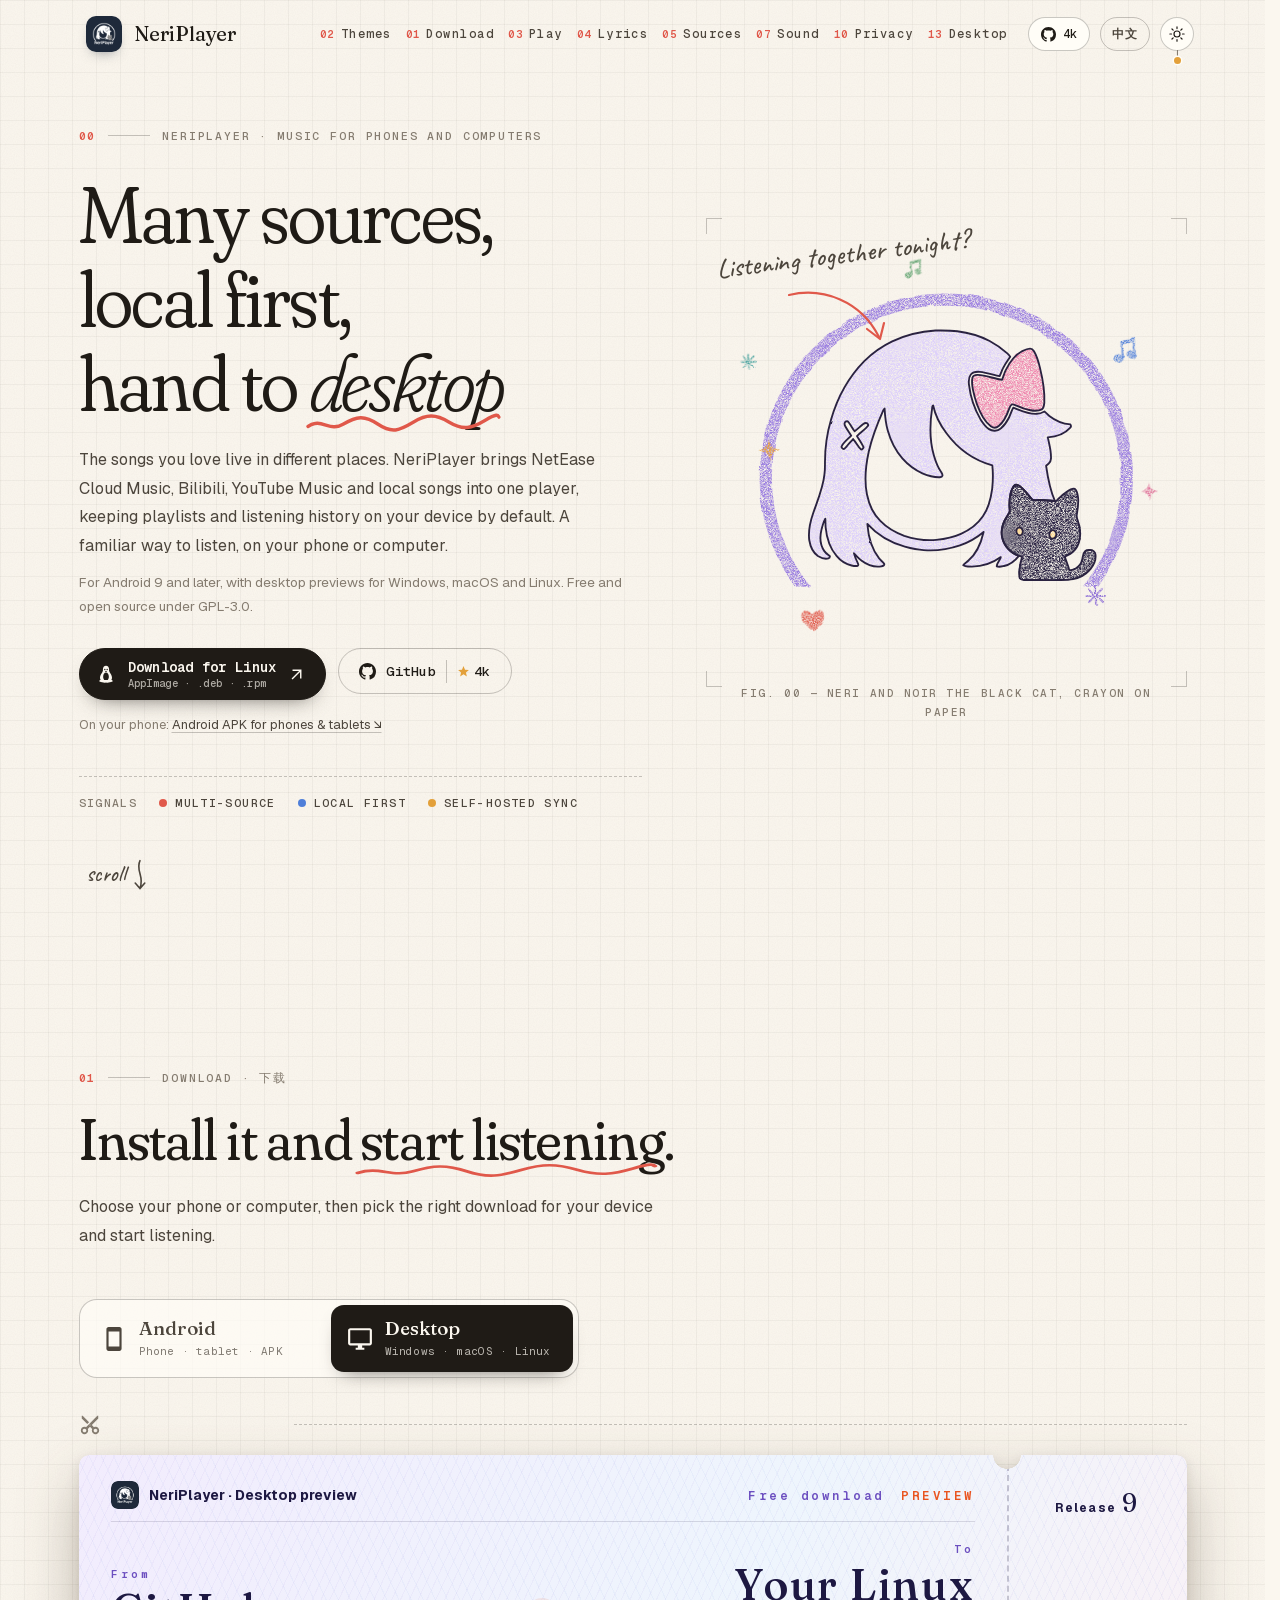
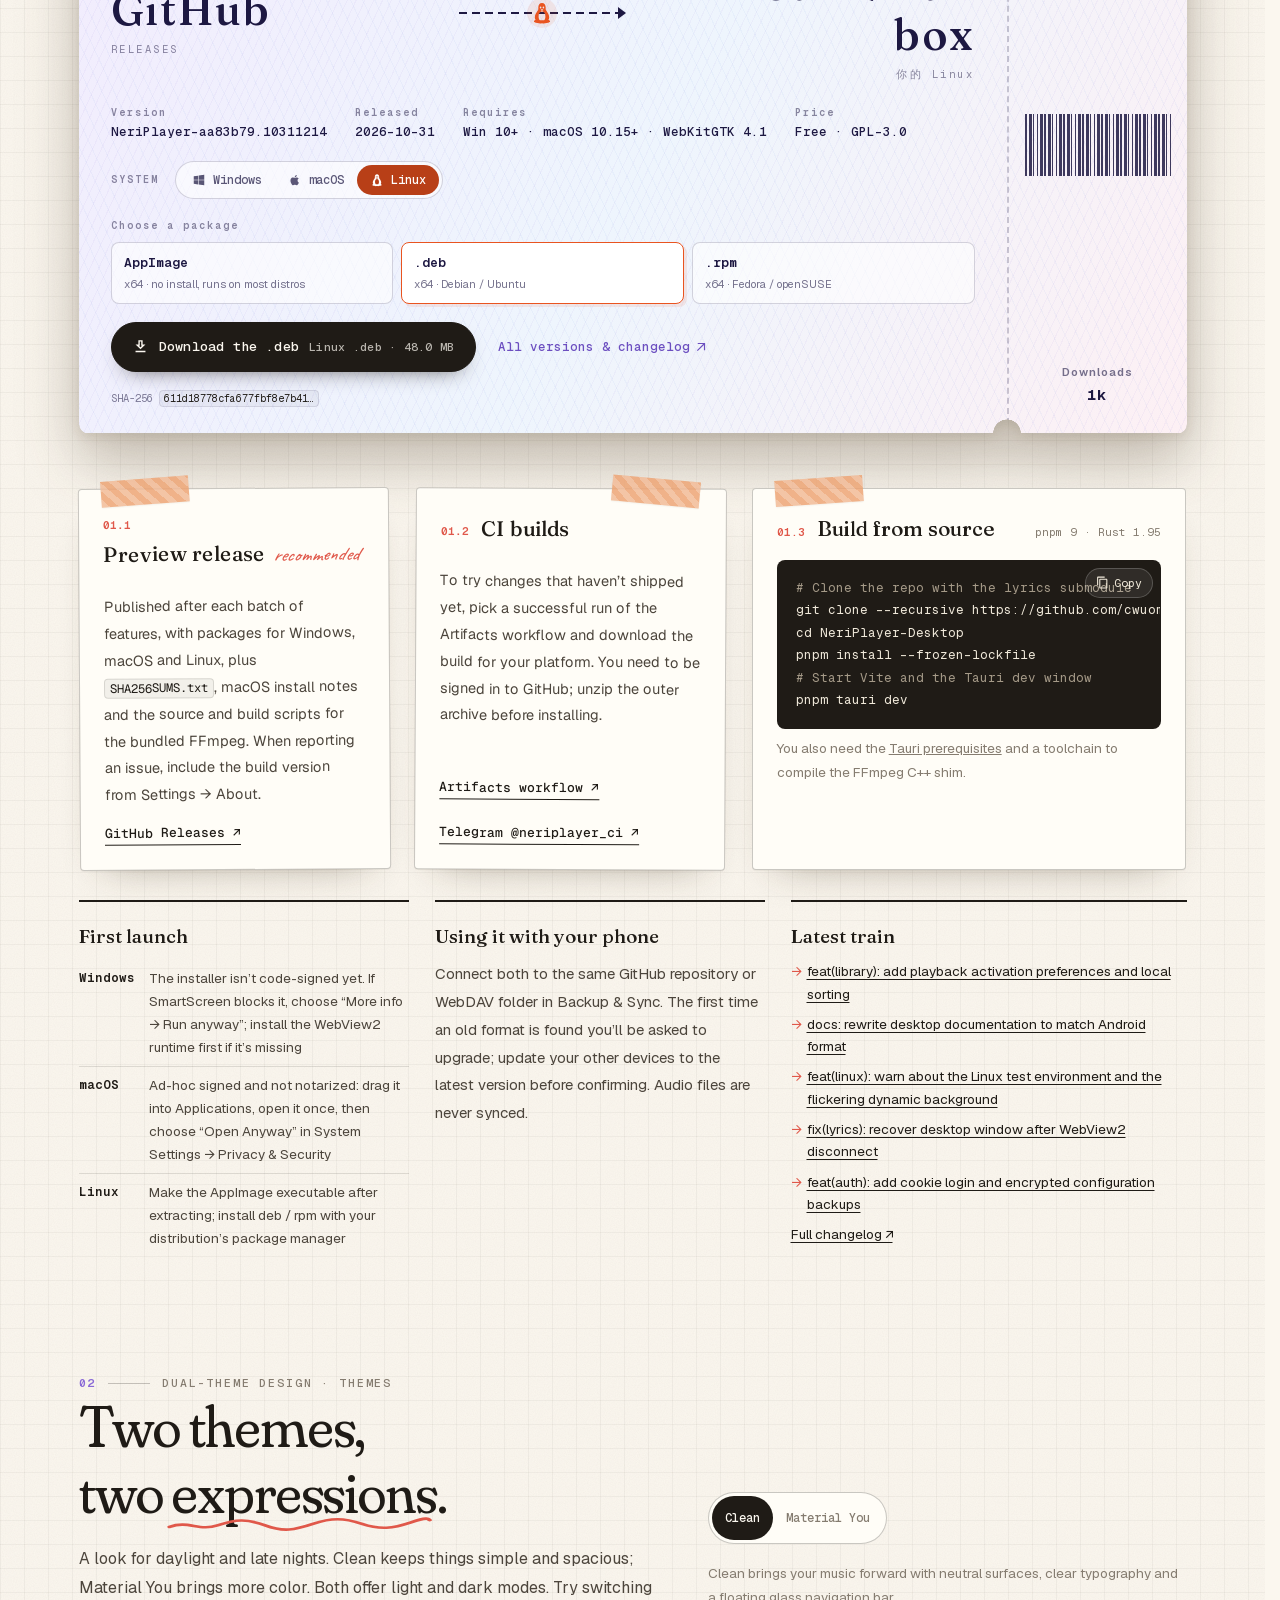
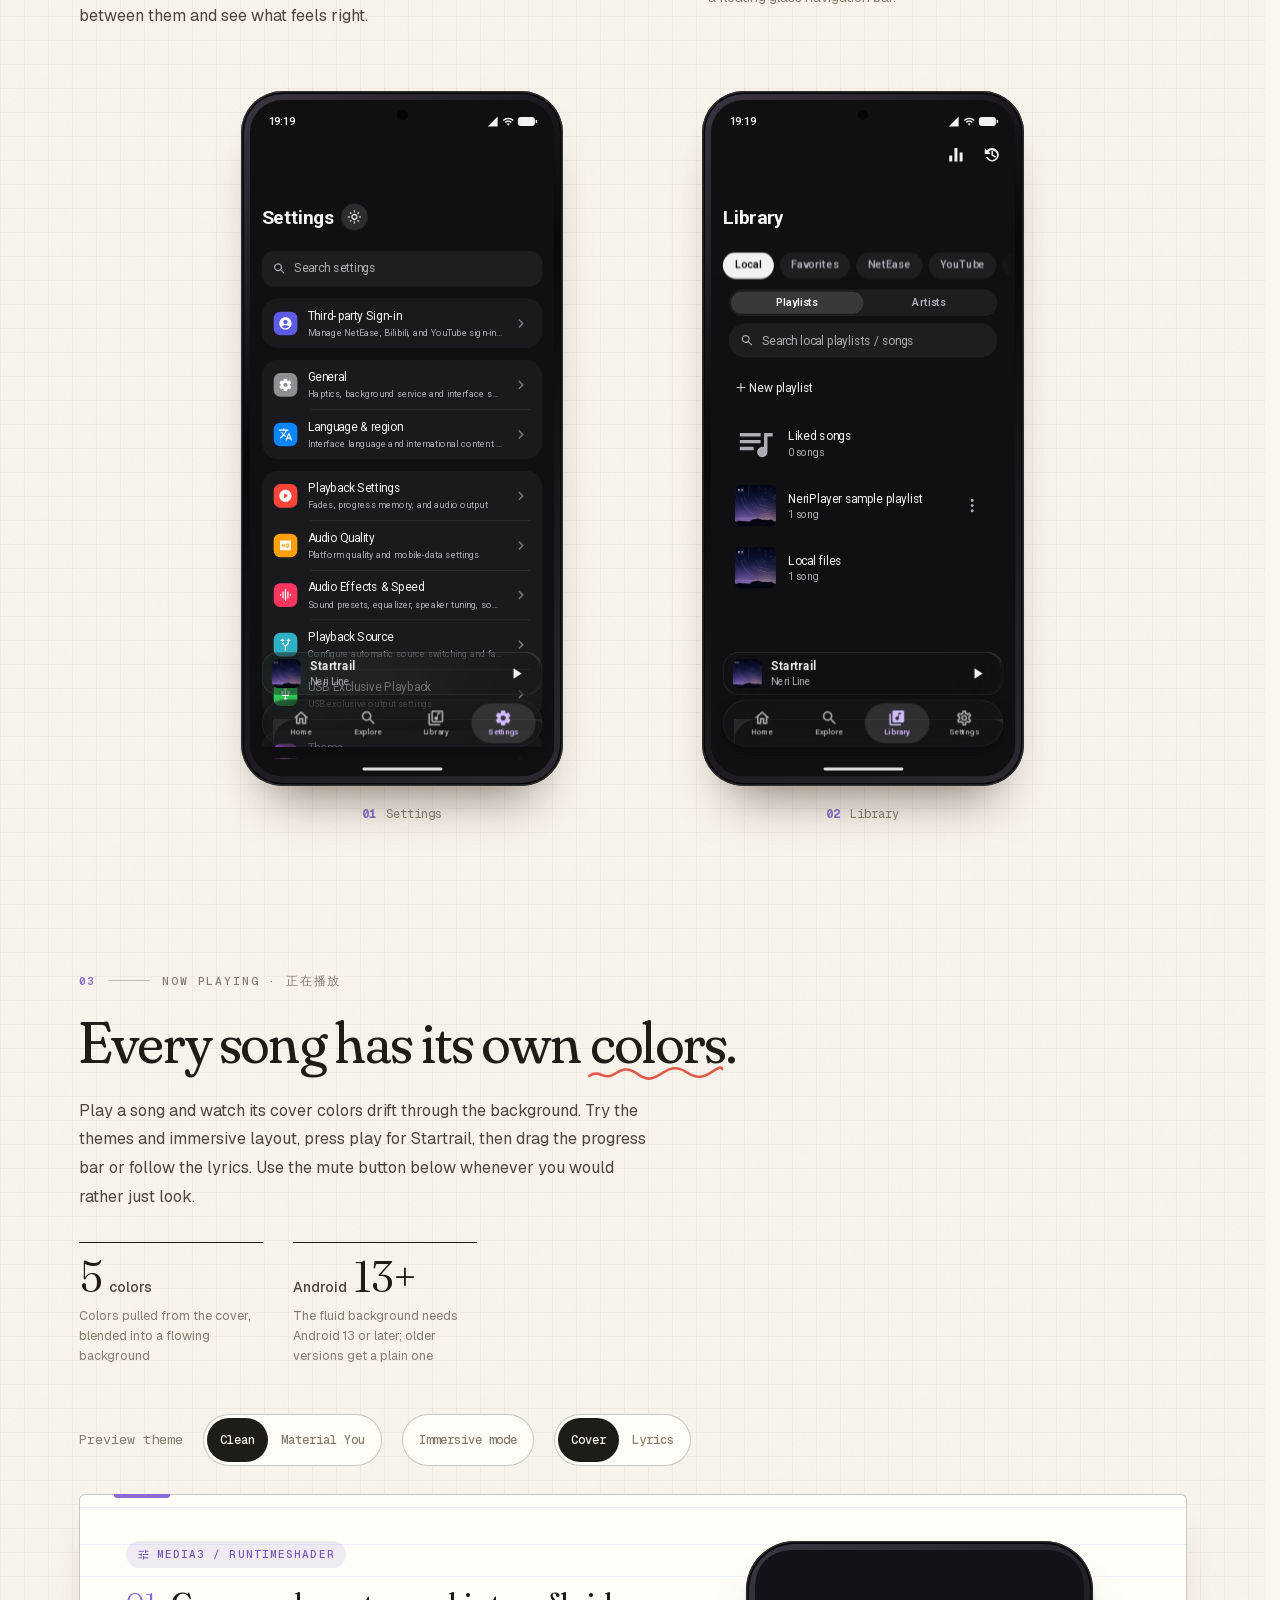
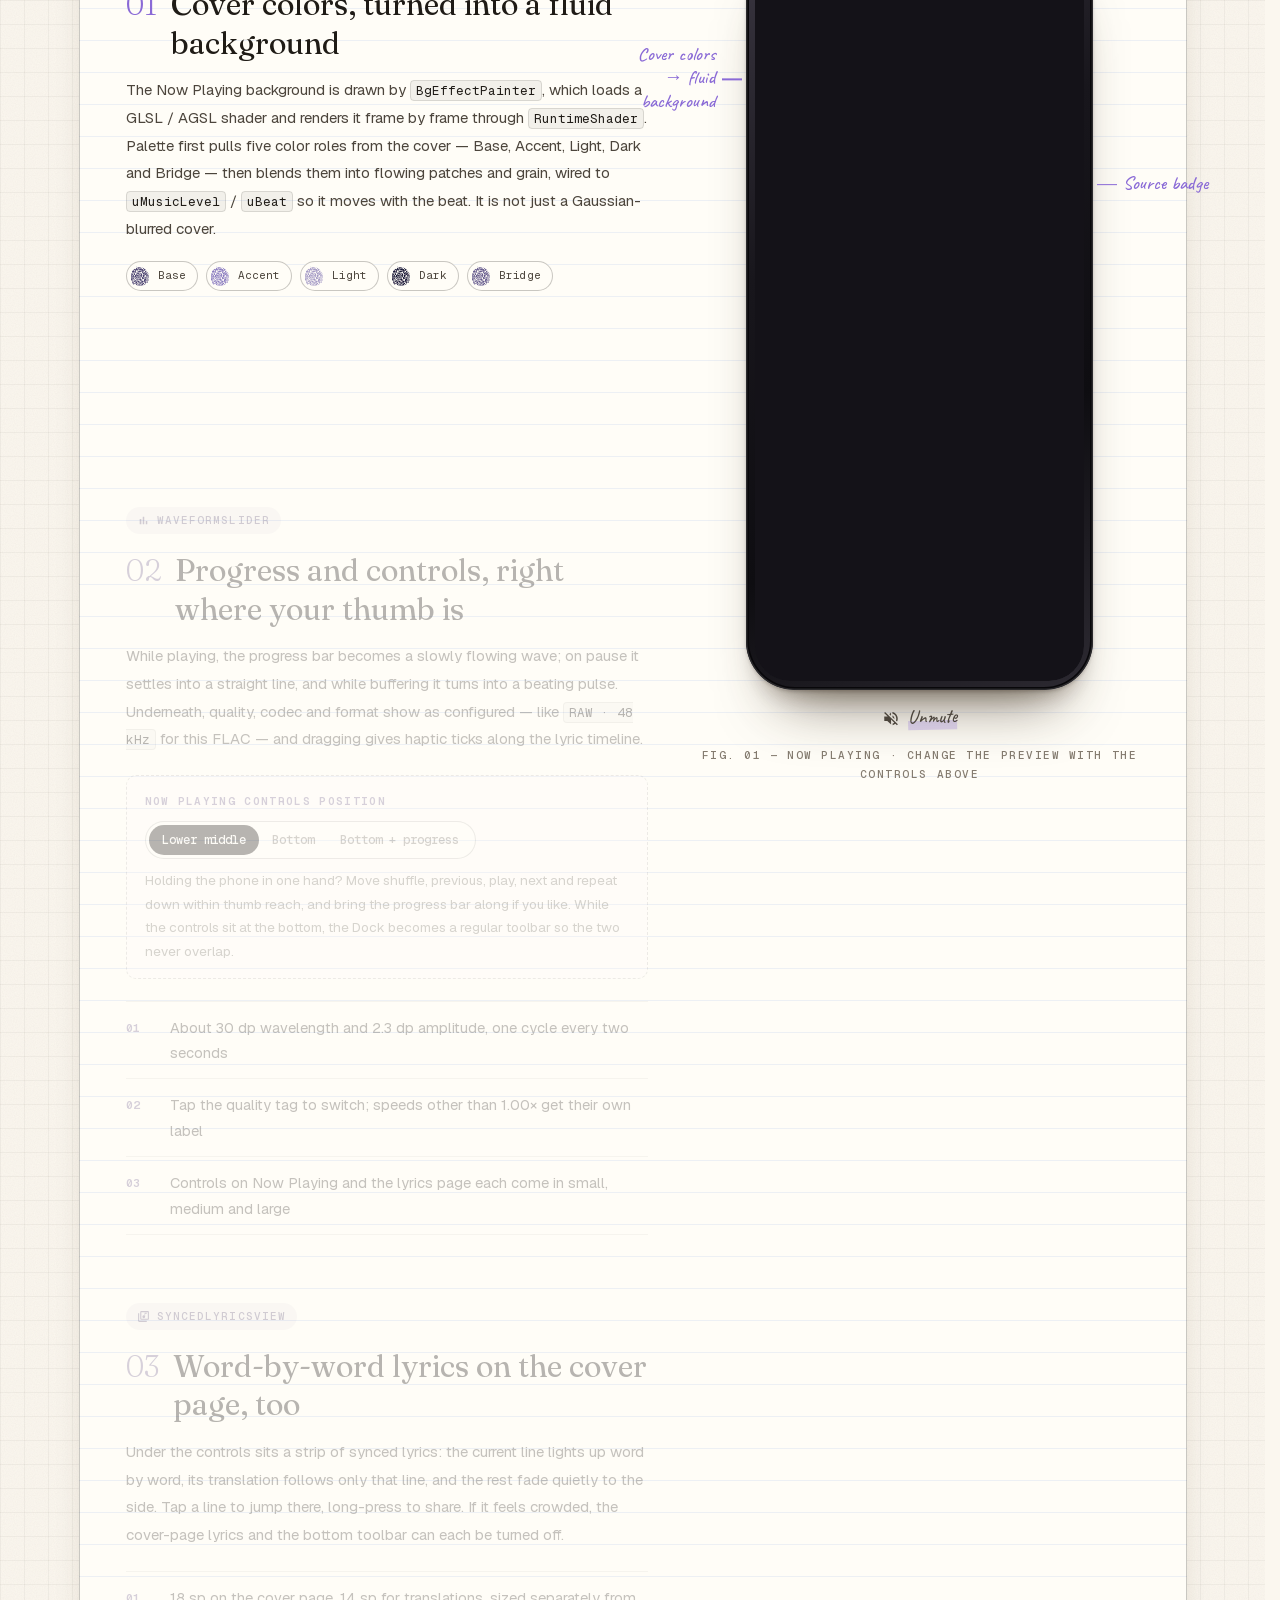
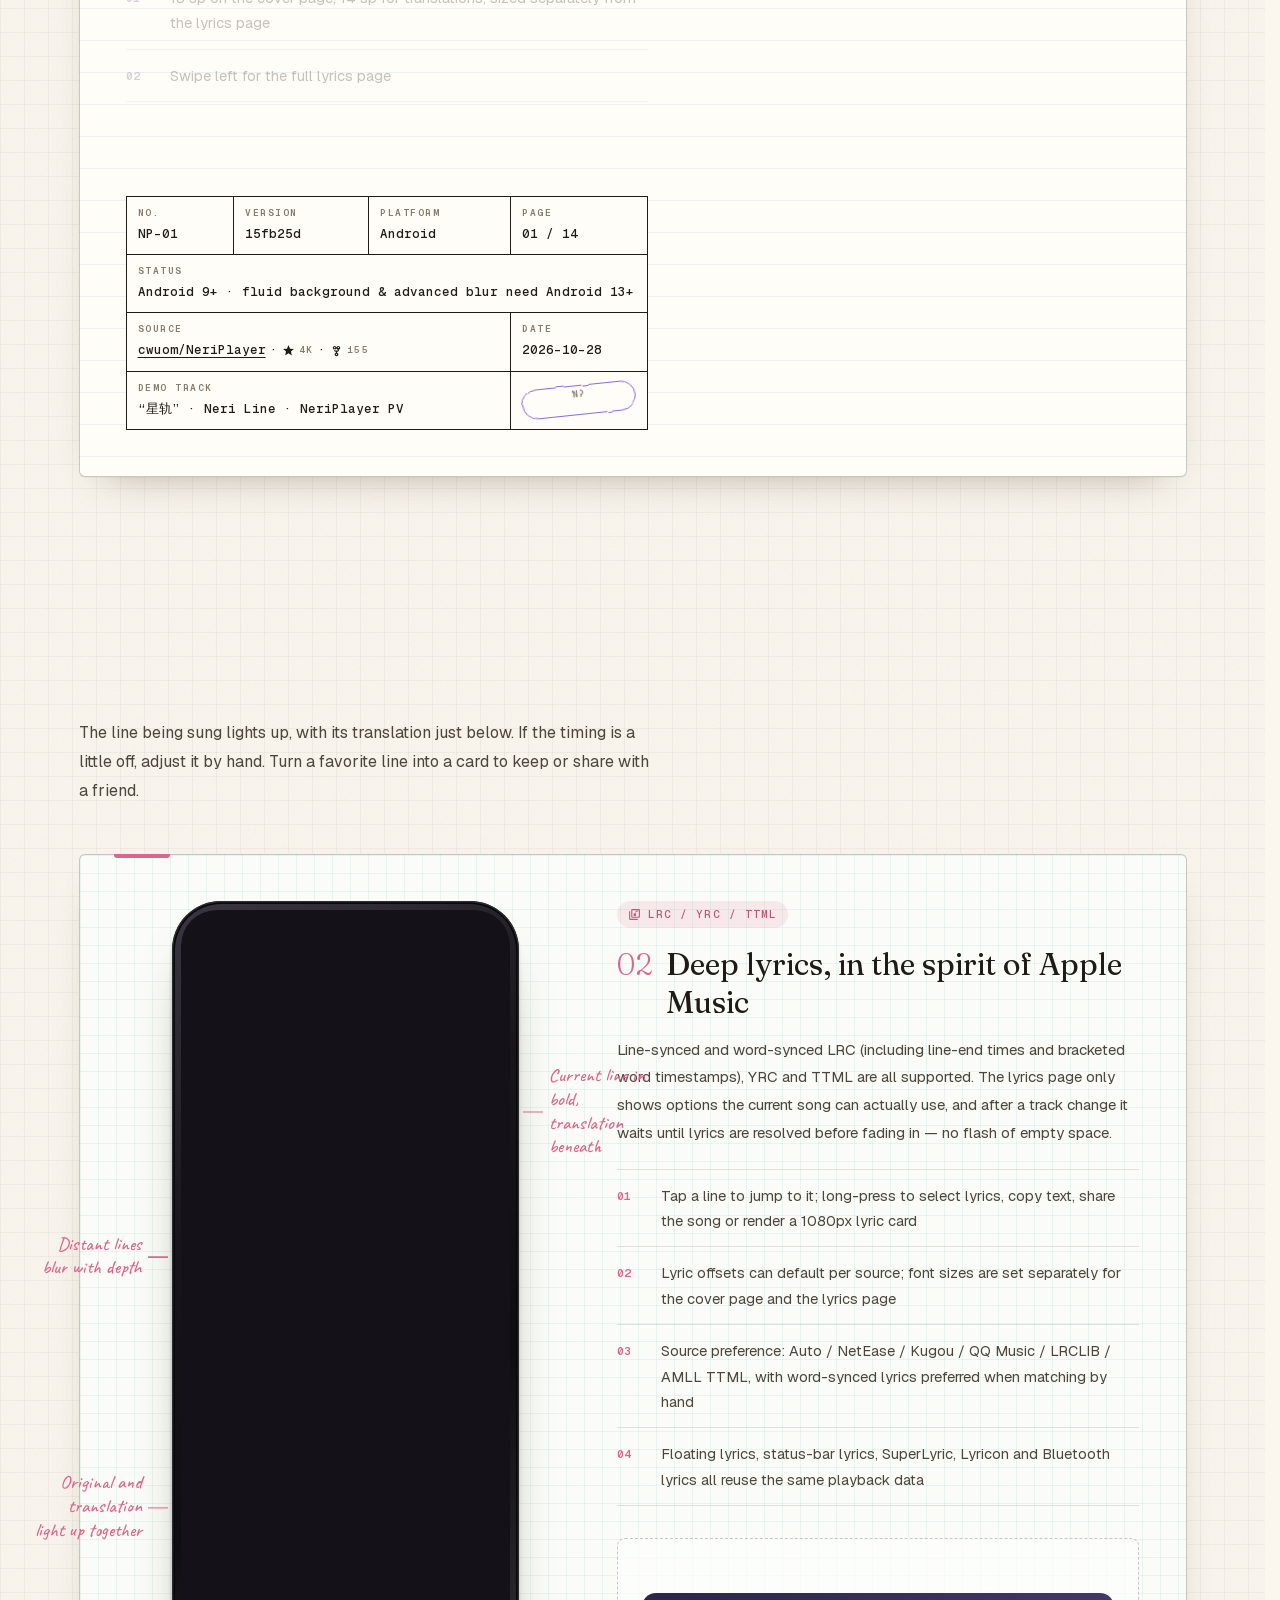
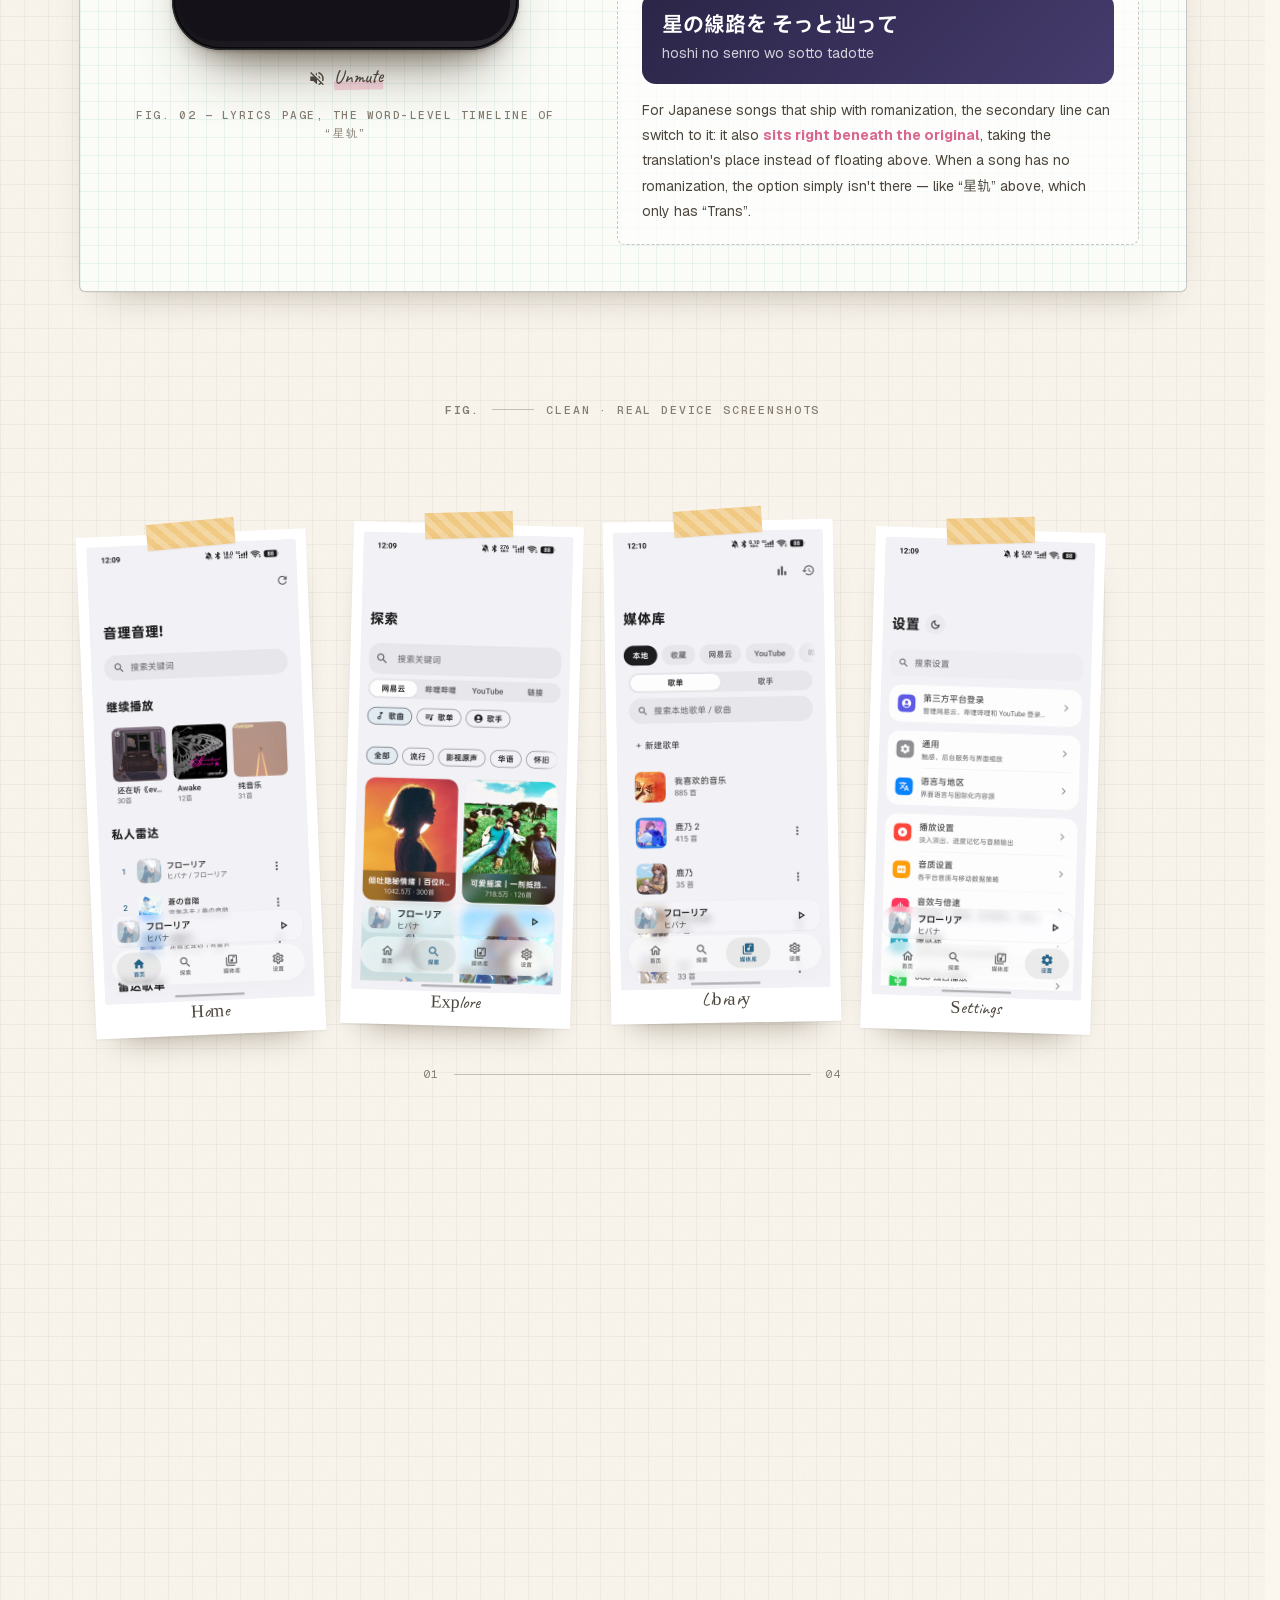
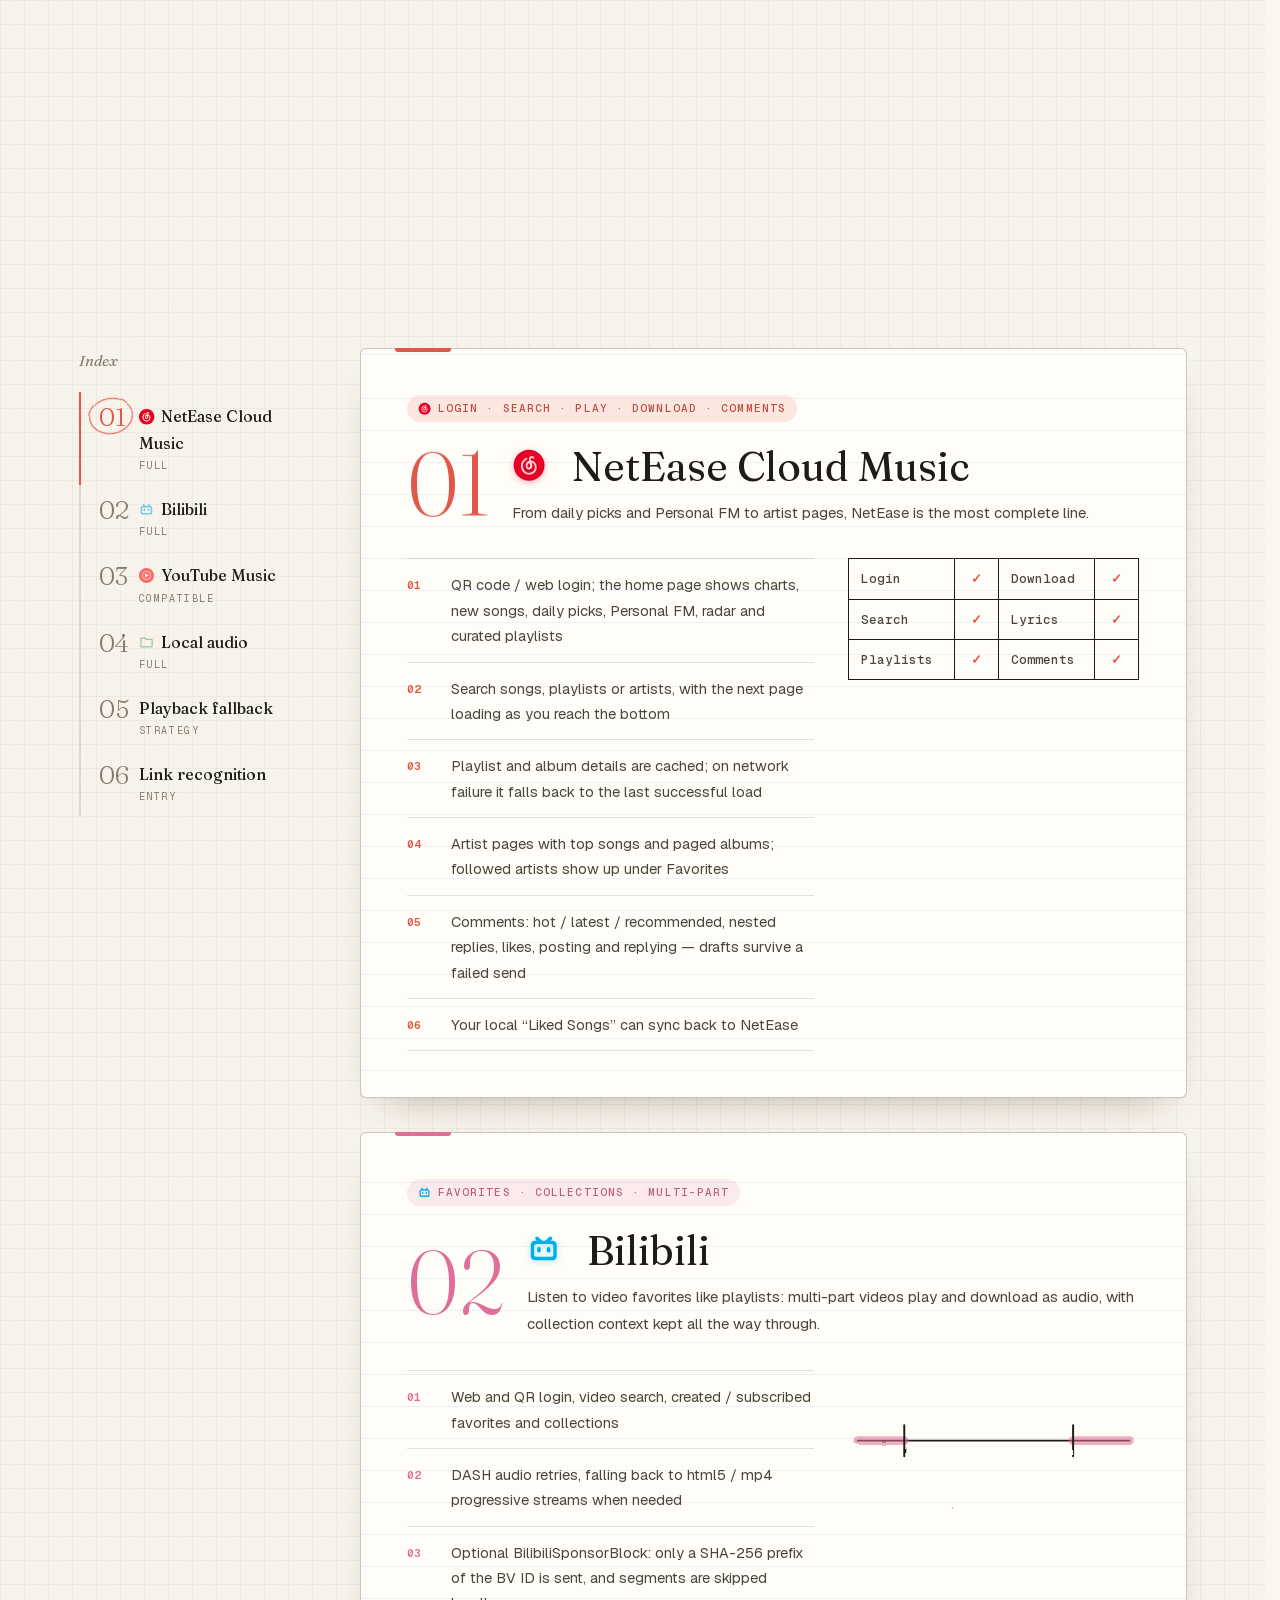
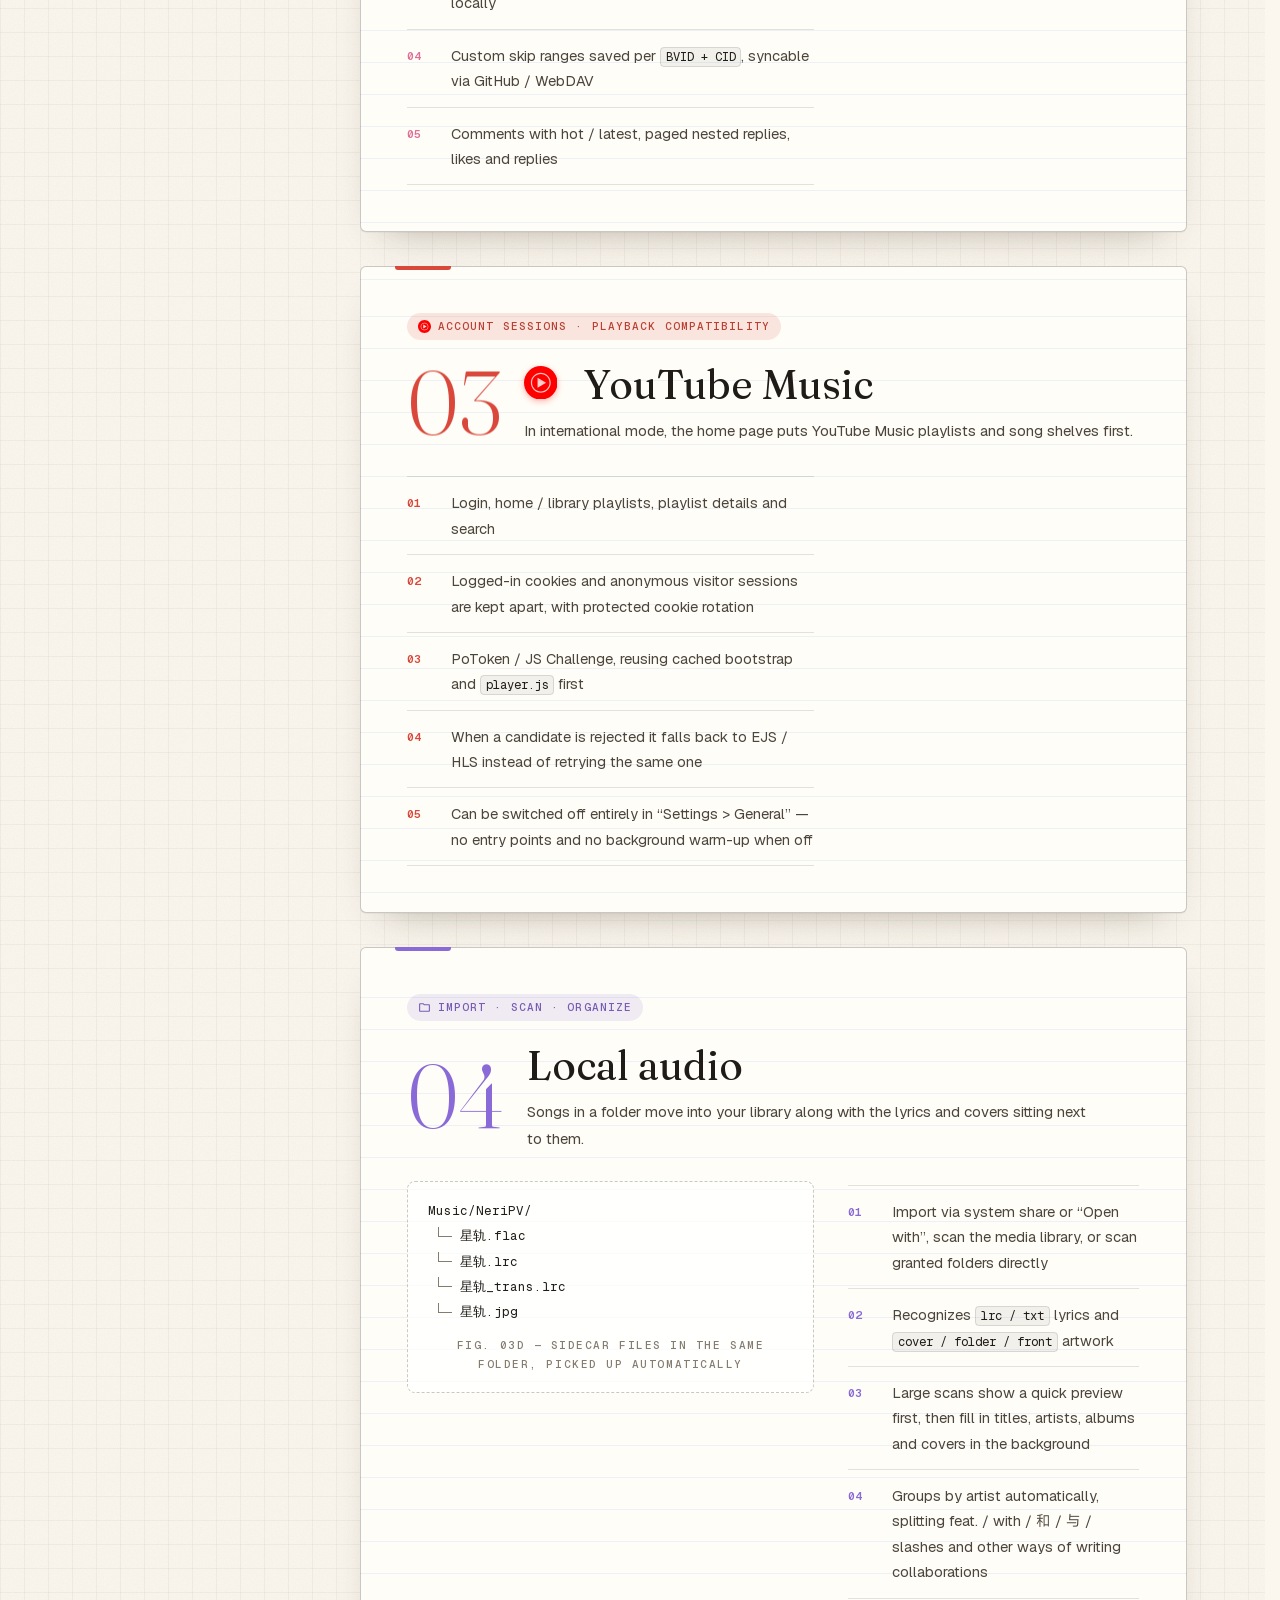
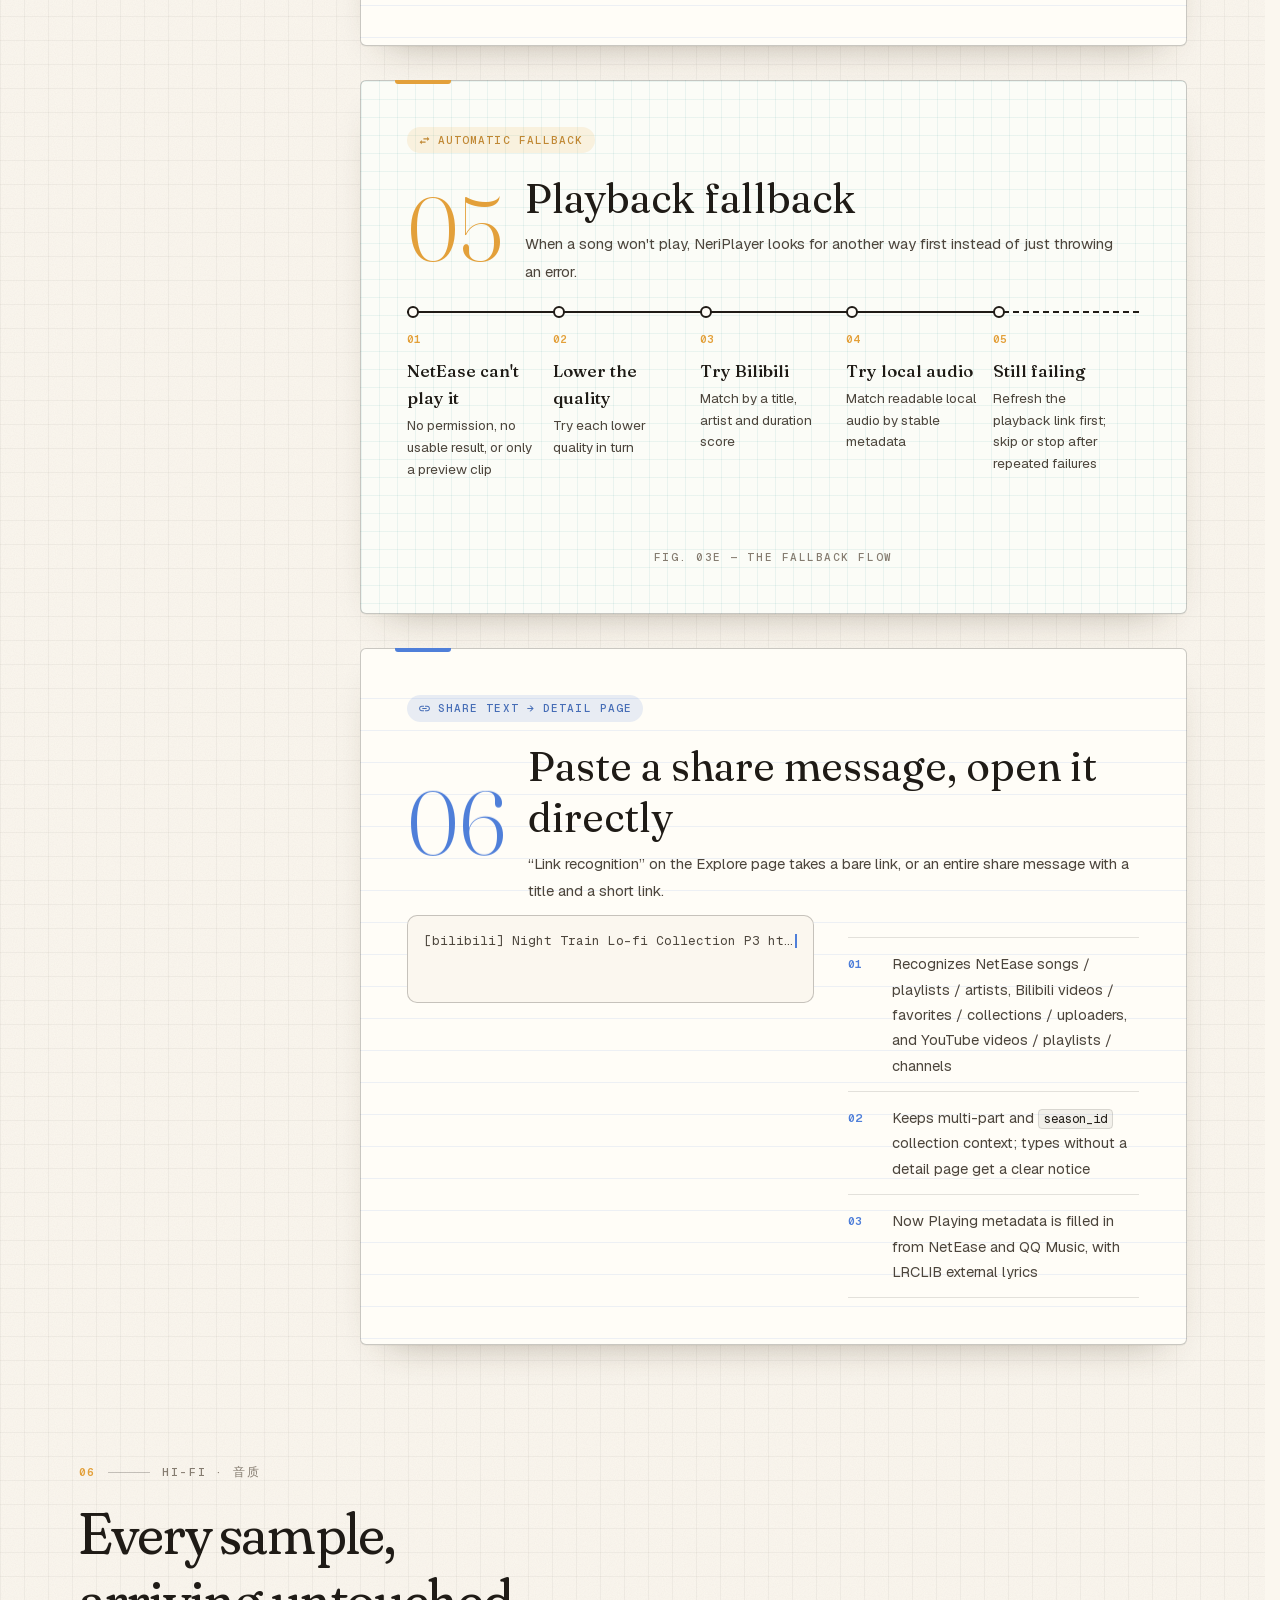
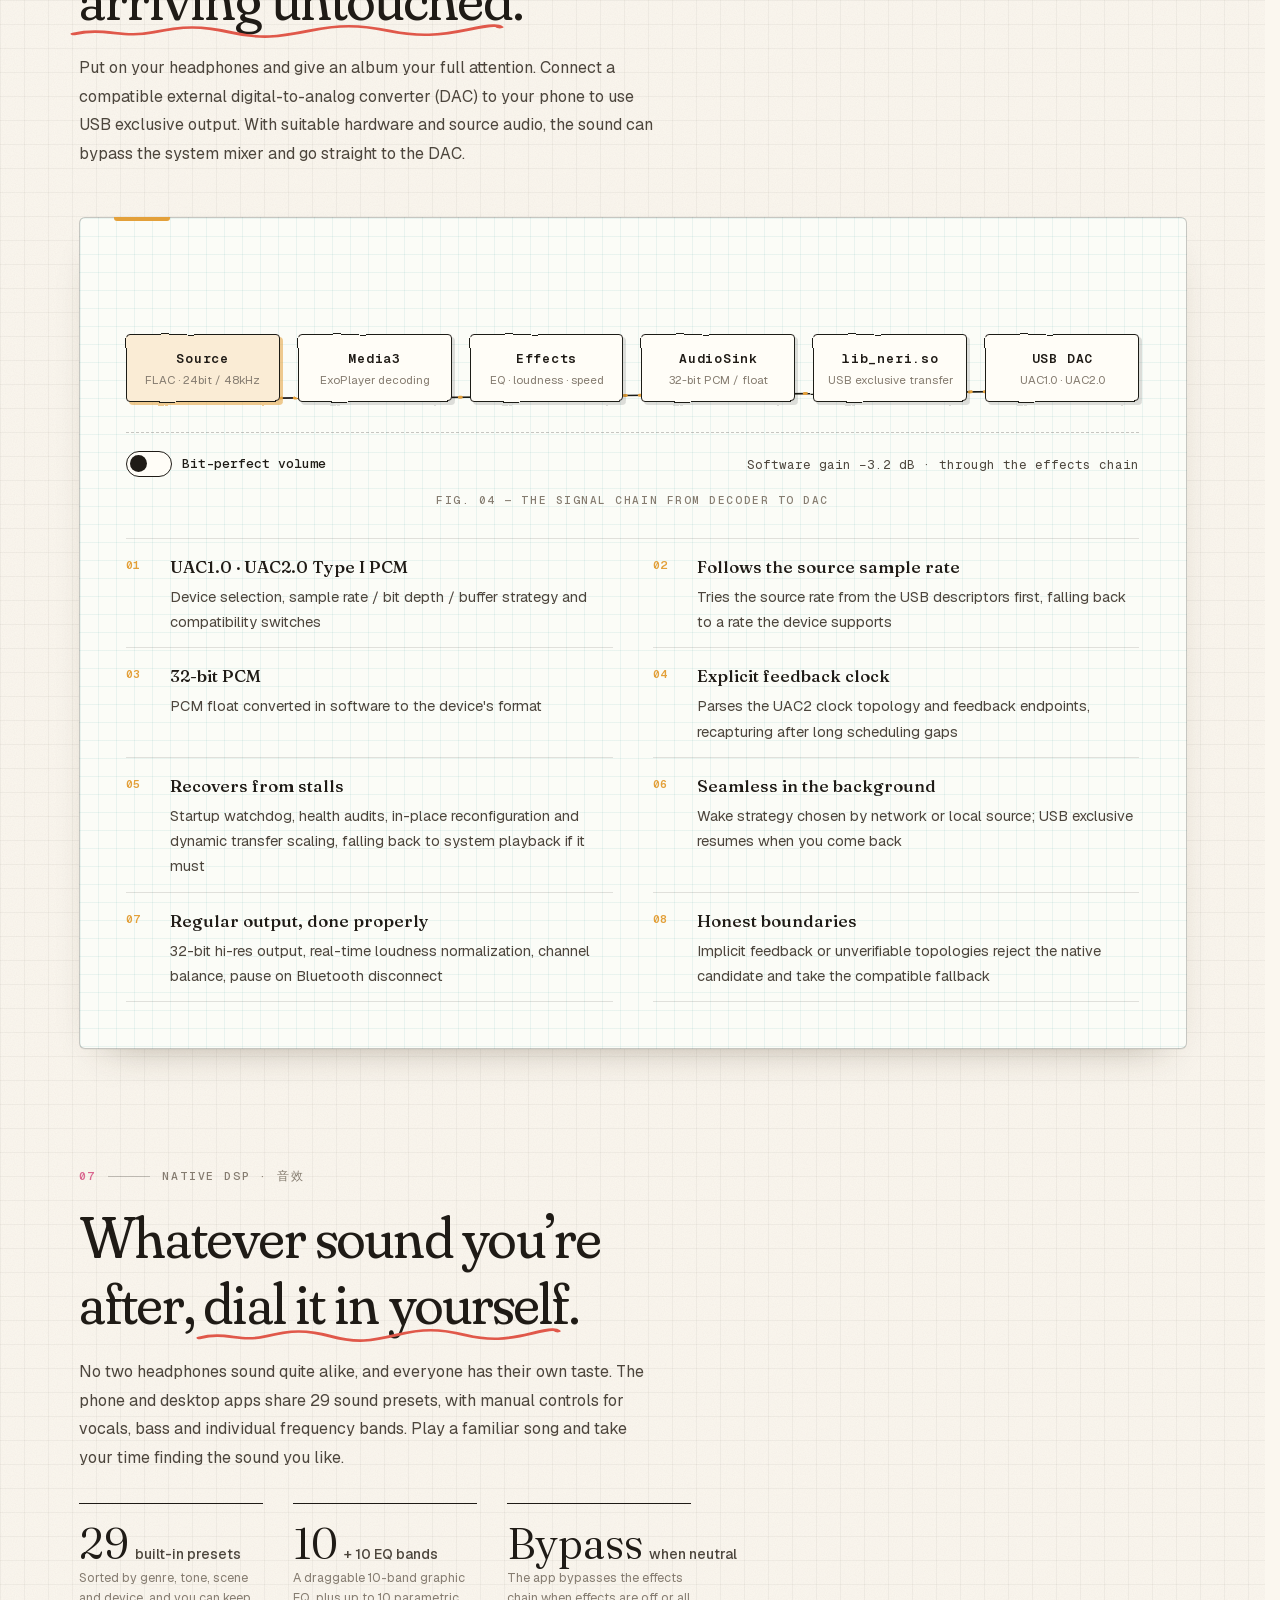
<file: en/index.html>
<!doctype html>
<html lang="en" class="no-js" data-app-style="clean"><head>
<meta charset="utf-8">
<meta name="viewport" content="width=device-width, initial-scale=1, viewport-fit=cover">
<title>NeriPlayer — a music player for your phone and computer</title>
<meta name="description" content="NeriPlayer brings NetEase Cloud Music, Bilibili, YouTube Music and your local songs together, with word-by-word lyrics, sound controls, Listen Together and playlist sync to your own storage. For Android 9+, with desktop previews for Windows, macOS and Linux. Free, open source and ad-free.">
<meta name="keywords" content="NeriPlayer,Android music player,NetEase Cloud Music,Bilibili,YouTube Music,word-by-word lyrics,USB exclusive,bit-perfect,Listen Together,open source">
<meta name="theme-color" content="#fbf7ef">
<meta name="color-scheme" content="light">
<meta name="referrer" content="strict-origin-when-cross-origin">
<link rel="icon" href="../assets/img/favicon-32.png" sizes="32x32" type="image/png">
<link rel="icon" href="../assets/img/app-icon.png" sizes="192x192" type="image/png">
<link rel="apple-touch-icon" href="../assets/img/apple-touch-icon.png">
<link rel="manifest" href="../site.webmanifest">
<link rel="alternate" hreflang="zh-CN" href="../">
<link rel="alternate" hreflang="en" href="./">
<link rel="alternate" hreflang="x-default" href="../">
<meta property="og:type" content="website">
<meta property="og:site_name" content="NeriPlayer">
<meta property="og:title" content="NeriPlayer · Neri, Neri!">
<meta property="og:description" content="Many sources, local first. From your hand to your desktop: NetEase Cloud Music, Bilibili, YouTube Music and local songs in one player. Free, open source and ad-free.">
<meta property="og:image" content="../assets/img/og-image.jpg">
<meta property="og:image:width" content="1200">
<meta property="og:image:height" content="630">
<meta property="og:locale" content="en_US">
<meta name="twitter:card" content="summary_large_image">
<link rel="preload" href="../assets/fonts/fraunces-6dc3b85ae96f-critical.woff2" as="font" type="font/woff2" crossorigin="">
<link rel="preload" href="../assets/fonts/fraunces-italic-8c8d5cfacdac-critical.woff2" as="font" type="font/woff2" crossorigin="">
<link rel="preload" href="../assets/fonts/np-serif-fd6eccc6f6de-critical.woff2" as="font" type="font/woff2" crossorigin="">
<link rel="preload" href="../assets/fonts/geist.woff2" as="font" type="font/woff2" crossorigin="">

<link rel="preload" href="../assets/js/core.min.js?v=db85fffa396e" as="script" fetchpriority="high">
<link rel="preload" href="../assets/js/motion.min.js?v=11c902c30203" as="script" fetchpriority="high">
<link rel="preload" href="../assets/fonts/geist-mono.woff2" as="font" type="font/woff2" crossorigin="">
<link rel="preload" href="../assets/fonts/caveat-8f7e8778d00e-critical.woff2" as="font" type="font/woff2" crossorigin="">
<link rel="preload" href="../assets/fonts/np-hand-8a0093060611-critical.woff2" as="font" type="font/woff2" crossorigin="">
<link rel="preload" href="../assets/css/site.css?v=5c3408f1e5de" as="style" fetchpriority="low">
<script>
  (function () {
    var t = null;
    try { t = localStorage.getItem('np-theme'); } catch (e) {}
    if (!t) t = window.matchMedia && matchMedia('(prefers-color-scheme: dark)').matches ? 'dark' : 'light';
    var d = document.documentElement;
    d.setAttribute('data-theme', t);
    // 样式表到达之前就把底色铺好，深色下切换语言或刷新不会先白一下
    d.style.colorScheme = t;
    d.style.backgroundColor = t === 'dark' ? '#15130f' : '#fbf7ef';
  })();
</script>
<style id="critical-css">
/* Generated by tools/build-critical-css.mjs; edit the source stylesheets */
@font-face{font-family:"Fraunces Critical";src:url("../assets/fonts/fraunces-6dc3b85ae96f-critical.woff2");font-weight:100 900;font-display:swap}@font-face{font-family:"Fraunces Critical";src:url("../assets/fonts/fraunces-italic-8c8d5cfacdac-critical.woff2");font-weight:100 900;font-style:italic;font-display:swap}@font-face{font-family:"NP Serif Critical";src:url("../assets/fonts/np-serif-fd6eccc6f6de-critical.woff2");font-weight:200 900;font-display:swap}@font-face{font-family:"NP Hand Critical";src:url("../assets/fonts/np-hand-8a0093060611-critical.woff2");font-display:swap}@font-face{font-family:"Caveat Critical";src:url("../assets/fonts/caveat-8f7e8778d00e-critical.woff2");font-weight:400 700;font-display:swap}@font-face{font-family:"Fraunces Critical ZH";src:url("../assets/fonts/fraunces-6dc3b85ae96f-critical.woff2");font-weight:100 900;font-display:swap}@font-face{font-family:"Fraunces Critical ZH";src:url("../assets/fonts/fraunces-italic-zh-e17442fd71ea-critical.woff2");font-weight:100 900;font-style:italic;font-display:swap}@font-face{font-family:"Fraunces Hero ZH";src:url("../assets/fonts/fraunces-hero-zh-dd3003ae8cb8-critical.woff2");font-weight:100 900;font-display:swap}@font-face{font-family:"Fraunces Hero ZH";src:url("../assets/fonts/fraunces-italic-zh-e17442fd71ea-critical.woff2");font-weight:100 900;font-style:italic;font-display:swap}@font-face{font-family:"MiSans Critical";src:url("../assets/fonts/misans-400-ba217028279c-critical.woff2");font-display:swap}@font-face{font-family:"MiSans Critical";src:url("../assets/fonts/misans-500-1e96e8e368e2-critical.woff2");font-weight:500;font-display:swap}@font-face{font-family:"MiSans Critical";src:url("../assets/fonts/misans-600-bc0b5e1c2f5e-critical.woff2");font-weight:600;font-display:swap}@font-face{font-family:"MiSans Critical";src:url("../assets/fonts/misans-700-2262d2dd51b4-critical.woff2");font-weight:700;font-display:swap}@font-face{font-family:"Geist";src:url("../assets/fonts/geist.woff2");font-weight:100 900;font-display:swap}@font-face{font-family:"Geist Mono";src:url("../assets/fonts/geist-mono.woff2");font-weight:100 900;font-display:swap}:root{--paper:#fbf7ef;--paper-2:#f5efe2;--paper-3:#ece3d1;--card:#fffdf7;--ink:#1f1b16;--ink-2:#4c453c;--ink-3:#857c70;--ink-4:#b3aa9c;--rule:rgba(31,27,22,.12);--rule-2:rgba(31,27,22,.24);--grid:rgba(31,27,22,.045);--red:#e0584a;--amber:#e3a03a;--blue:#4f7fd9;--green:#5a9f6a;--violet:#8a6ad6;--pink:#d9668f;--teal:#3f9e9a;--acc:var(--violet);--mono:"Geist Mono","JetBrains Mono","SF Mono",Consolas,"PingFang SC","Microsoft YaHei",monospace;--wrap:1220px;--pad:clamp(20px,5vw,56px);--ease:cubic-bezier(.2,.7,.1,1);--ease-out:cubic-bezier(.16,1,.3,1);--ease-io:cubic-bezier(.65,0,.35,1);--shadow:0 1px 0 rgba(31,27,22,.04),0 18px 40px -26px rgba(60,44,20,.45);--vh:100vh}[data-acc="violet"]{--acc:var(--violet)}[data-acc="pink"]{--acc:var(--pink)}[data-acc="red"]{--acc:var(--red)}[data-acc="amber"]{--acc:var(--amber)}[data-acc="blue"]{--acc:var(--blue)}[data-acc="green"]{--acc:var(--green)}[data-acc="teal"]{--acc:var(--teal)}*,*::before,*::after{box-sizing:border-box}html{-webkit-tap-highlight-color:transparent;-webkit-text-size-adjust:100%;text-size-adjust:100%;color-scheme:light;scroll-padding-top:84px;scrollbar-gutter:stable;background:var(--paper)}html.is-locked{overflow:hidden}body{--serif:"Fraunces Critical","NP Serif Critical","Songti SC","STSong","Noto Serif SC","Source Han Serif SC",serif;--sans:"Geist","PingFang SC","HarmonyOS Sans SC","MiSans Critical","Microsoft YaHei UI","Microsoft YaHei","Noto Sans SC",system-ui,sans-serif;--hand:"Caveat Critical","NP Hand Critical","LXGW WenKai","Kaiti SC","STKaiti","KaiTi",cursive;margin:0;min-height:100vh;font-family:var(--sans);font-size:16px;line-height:1.7;color:var(--ink);-webkit-font-smoothing:antialiased;-moz-osx-font-smoothing:grayscale;text-rendering:optimizeLegibility;background-color:var(--paper);background-image:url("data:image/svg+xml,%3Csvg xmlns='http://www.w3.org/2000/svg' width='220' height='220'%3E%3Cfilter id='n'%3E%3CfeTurbulence type='fractalNoise' baseFrequency='.9' numOctaves='3' stitchTiles='stitch'/%3E%3CfeColorMatrix values='0 0 0 0 .32 0 0 0 0 .26 0 0 0 0 .18 0 0 0 .07 0'/%3E%3C/filter%3E%3Crect width='100%25' height='100%25' filter='url(%23n)'/%3E%3C/svg%3E"),linear-gradient(var(--grid) 1px,transparent 1px),linear-gradient(90deg,var(--grid) 1px,transparent 1px);background-size:220px 220px,24px 24px,24px 24px}body:lang(zh){--serif:"Fraunces Critical ZH","NP Serif Critical","Songti SC","STSong","Noto Serif SC","Source Han Serif SC",serif}html.js[data-hero-serif] body:lang(zh) .hero,html.js[data-hero-serif] body:lang(zh) .nav,html.js[data-hero-serif] body:lang(zh) .menu{--serif:"Fraunces Hero ZH","NP Serif Critical","Songti SC","STSong","Noto Serif SC","Source Han Serif SC",serif}main,.footer{overflow-x:clip}.device__screen,.dwin__screen,.tabdev__screen,.desk__screen{content-visibility:auto}h1,h2,h3,h4,p,ul,ol,dl,dd,figure,pre{margin:0}ul,ol{padding:0;list-style:none}img,svg,canvas{display:block;max-width:100%}img{height:auto}button{font:inherit;color:inherit}a{color:inherit}[hidden]{display:none !important}::selection{background:rgba(227,160,58,.35)}:focus-visible{outline:2px solid var(--acc);outline-offset:3px;border-radius:4px}.sr-only{position:absolute !important;width:1px;height:1px;padding:0;margin:-1px;overflow:hidden;clip:rect(0 0 0 0);white-space:nowrap;border:0}.sprite{position:absolute;width:0;height:0;overflow:hidden}.skip{position:fixed;left:16px;top:-60px;z-index:100;padding:10px 16px;border-radius:999px;background:var(--ink);color:var(--paper);font-weight:600;text-decoration:none;transition:top .3s var(--ease-out)}.skip:focus{top:16px}.i{width:1.15em;height:1.15em;flex:none;fill:currentColor}.wrap{position:relative;max-width:var(--wrap);margin:0 auto;padding:0 var(--pad)}.eyebrow{display:flex;align-items:center;gap:12px;font-family:var(--mono);font-size:11.5px;font-weight:500;letter-spacing:.16em;text-transform:uppercase;color:var(--ink-3)}.eyebrow b{font-weight:600;color:var(--acc)}.eyebrow__rule{width:42px;height:1px;background:var(--rule-2)}.display{font-family:var(--serif);font-size:clamp(42px,min(6.2vw,10.6vh),92px);font-weight:340;line-height:1.06;letter-spacing:-.02em;font-variation-settings:"SOFT" 100,"opsz" 144}.display__line{display:block;white-space:nowrap}.display em,.h2 em{font-style:italic;font-weight:300}.ul{position:relative;display:inline-block;white-space:nowrap}.ul__mark{position:absolute;left:-2%;bottom:-.12em;width:104%;height:.26em;color:var(--red);overflow:visible;stroke-dasharray:1;pointer-events:none}.ul__mark use{stroke-dasharray:260;stroke-dashoffset:260;transition:stroke-dashoffset 1s cubic-bezier(.45,0,.55,1) .75s}.is-in .ul__mark use,.np-fallback .ul__mark use,.no-js .ul__mark use{stroke-dashoffset:0}.lead{margin-top:22px;max-width:36em;font-size:clamp(16px,1.25vw,18px);line-height:1.8;color:var(--ink-2);text-wrap:pretty}.small{font-size:13.5px;line-height:1.75;color:var(--ink-3)}.mono{font-family:var(--mono)}.hand{font-family:var(--hand);font-weight:500;color:var(--acc);line-height:1.25}.btn{display:inline-flex;align-items:center;gap:10px;height:46px;padding:0 20px;border:1px solid var(--ink);border-radius:999px;font-family:var(--mono);font-size:13.5px;font-weight:500;letter-spacing:.02em;text-decoration:none;white-space:nowrap;cursor:pointer;transition:transform .35s var(--ease-out),background .3s,color .3s,box-shadow .35s}.btn .i{width:17px;height:17px}.btn small{font-size:11.5px;opacity:.7}.btn--ink{background:var(--ink);color:var(--paper);box-shadow:0 10px 22px -14px rgba(31,27,22,.8)}.btn--ink:hover{transform:translateY(-2px);box-shadow:0 16px 28px -16px rgba(31,27,22,.85)}.btn--line{background:transparent;color:var(--ink);border-color:var(--rule-2)}.btn--line:hover{border-color:var(--ink);transform:translateY(-2px)}.btn__meta{display:inline-flex;align-items:center;gap:4px;padding-left:10px;border-left:1px solid var(--rule-2)}.btn__meta .i{width:13px;height:13px;color:var(--amber)}.fig{position:relative}.fig__c{position:absolute;width:16px;height:16px;border-color:var(--rule-2);border-style:solid;border-width:0;pointer-events:none}.fig__c--tl{left:0;top:0;border-left-width:1.2px;border-top-width:1.2px}.fig__c--tr{right:0;top:0;border-right-width:1.2px;border-top-width:1.2px}.fig__c--bl{left:0;bottom:34px;border-left-width:1.2px;border-bottom-width:1.2px}.fig__c--br{right:0;bottom:34px;border-right-width:1.2px;border-bottom-width:1.2px}.fig__cap{margin-top:14px;font-family:var(--mono);font-size:11px;font-weight:500;letter-spacing:.14em;text-transform:uppercase;color:var(--ink-3);text-align:center}.draw path{fill:none;stroke:currentColor;stroke-linecap:round;stroke-linejoin:round;stroke-dasharray:1;stroke-dashoffset:1;transition:stroke-dashoffset 1.5s cubic-bezier(.45,0,.55,1) .3s}.is-in .draw path,.is-in.draw path,.np-fallback .draw path{stroke-dashoffset:0}.draw path:nth-child(2){transition-delay:.45s}.nav{position:fixed;left:0;right:0;top:0;z-index:60;transition:transform .6s var(--ease-out),background .4s,box-shadow .4s}.nav.is-solid{background:rgba(251,247,239,.9);box-shadow:0 1px 0 var(--rule);backdrop-filter:blur(8px);-webkit-backdrop-filter:blur(8px)}.nav.is-hidden{transform:translateY(-100%)}.nav__inner{display:flex;align-items:center;gap:20px;max-width:var(--wrap);height:68px;margin:0 auto;padding:0 var(--pad)}.nav__brand{display:flex;flex:none;align-items:center;gap:12px;text-decoration:none}.nav__logo{display:block;width:36px;height:36px;border-radius:10px;box-shadow:0 1px 0 rgba(255,255,255,.5) inset,0 6px 14px -8px rgba(30,41,58,.7);transition:transform .5s var(--ease-out)}.nav__brand:hover .nav__logo{transform:rotate(-6deg) scale(1.06)}.nav__name{font-family:var(--serif);font-size:20px;font-weight:450;letter-spacing:-.01em}.nav__links{display:flex;gap:clamp(10px,1.1vw,16px);margin-left:auto}.nav__links a{display:inline-flex;align-items:baseline;flex:none;gap:6px;font-family:var(--mono);font-size:12px;font-weight:500;letter-spacing:.12em;text-decoration:none;white-space:nowrap;color:var(--ink-2);transition:color .25s}.nav__links a b{font-size:10.5px;font-weight:600;color:var(--red)}.nav__links a:hover,.nav__links a.is-on{color:var(--ink)}.nav__links a.is-on{text-decoration:underline wavy var(--red) 1px;text-underline-offset:6px}.nav__actions{display:flex;flex:none;align-items:center;gap:10px}.nav__gh{display:inline-flex;align-items:center;gap:7px;height:34px;padding:0 12px;border:1px solid var(--rule-2);border-radius:999px;background:var(--card);font-family:var(--mono);font-size:12px;font-weight:500;text-decoration:none;transition:border-color .25s}.nav__gh:hover{border-color:var(--ink)}.nav__gh .i{width:15px;height:15px}.nav__burger{display:none;position:relative;width:38px;height:38px;border:1px solid var(--rule-2);border-radius:50%;background:var(--card);cursor:pointer}.nav__burger span{position:absolute;left:11px;right:11px;height:1.5px;background:var(--ink);transition:transform .45s var(--ease-out),top .45s var(--ease-out)}.nav__burger span:first-child{top:15px}.nav__burger span:last-child{top:21px}.nav__burger[aria-expanded="true"] span:first-child{top:18px;transform:rotate(45deg)}.nav__burger[aria-expanded="true"] span:last-child{top:18px;transform:rotate(-45deg)}.route{position:fixed;right:18px;top:50%;z-index:40;display:none;width:46px;height:min(560px,64vh);transform:translateY(-50%)}.route__line{position:absolute;left:11px;top:0;width:24px;height:100%;overflow:visible}.route__line path{fill:none;stroke-linecap:round;vector-effect:non-scaling-stroke}.route__base{stroke:var(--rule-2);stroke-width:1.2;stroke-dasharray:3 5}.route__ink{stroke:var(--ink);stroke-width:1.6;stroke-dasharray:1;stroke-dashoffset:1;filter:url(#rough)}.route__stops{position:absolute;inset:0;display:flex;flex-direction:column;justify-content:space-between}.route__stops a{position:relative;display:grid;place-items:center;width:46px;height:22px;text-decoration:none}.route__stops i{font-style:normal;font-family:var(--mono);font-size:10px;font-weight:600;color:var(--ink-4);background:var(--paper);padding:0 2px;transition:color .3s}.route__stops li.is-passed i{color:var(--ink-2)}.route__stops li.is-on i{color:var(--red)}.route__stops li.is-on a::before{content:"";position:absolute;left:50%;top:50%;width:34px;height:24px;margin:-12px 0 0 -17px;border:1.5px solid var(--red);border-radius:50%;transform:rotate(-8deg);filter:url(#rough)}.route__stops span{position:absolute;right:46px;top:50%;padding:3px 10px;border:1px solid var(--rule-2);border-radius:999px;background:var(--card);font-family:var(--mono);font-size:11px;white-space:nowrap;opacity:0;transform:translate(6px,-50%);pointer-events:none;transition:opacity .3s,transform .4s var(--ease-out)}.route__stops a:hover span{opacity:1;transform:translate(0,-50%)}.route__cat{position:absolute;left:50%;top:0;width:26px;height:26px;margin:-13px 0 0 -13px;pointer-events:none;will-change:transform}.route__cat svg{width:100%;height:100%;--np-cat:#2a2340;--np-cat-line:#2a2340;--np-eye:#ffd58a}.menu{position:fixed;inset:0;z-index:55;padding:92px var(--pad) 32px;overflow-y:auto;background:var(--paper);opacity:0;transition:opacity .4s var(--ease-out)}.menu.is-open{opacity:1}.menu__inner{max-width:560px;margin:0 auto}.menu__list{margin-top:18px;border-top:1px solid var(--rule)}.menu__list a{display:flex;align-items:baseline;gap:14px;padding:13px 0;border-bottom:1px solid var(--rule);font-family:var(--serif);font-size:22px;text-decoration:none;opacity:0;transform:translateX(-10px);transition:opacity .5s var(--ease-out),transform .6s var(--ease-out);transition-delay:calc(var(--k,0) * 28ms)}.menu.is-open .menu__list a{opacity:1;transform:none}.menu__list i{width:26px;font-style:normal;font-family:var(--mono);font-size:11px;font-weight:600;color:var(--red)}.menu__list small{margin-left:auto;font-family:var(--mono);font-size:11px;letter-spacing:.12em;text-transform:uppercase;color:var(--ink-3)}@media (min-width: 1360px) and (min-height: 640px){.route{display:block}}@media (max-width: 1160px){.nav__links{display:none}.nav__actions{margin-left:auto}.nav__burger{display:block}}@media (max-width: 600px){.nav__inner{height:60px}.nav__name{font-size:18px}}@media (max-width: 440px){.nav__gh{display:none}.nav__actions{gap:8px}}@media (prefers-reduced-motion: reduce){*,*::before,*::after{animation-duration:.01ms !important;animation-iteration-count:1 !important;transition-duration:.01ms !important;transition-delay:0s !important}}.hero{position:relative;padding:clamp(104px,14vh,150px) 0 60px;--acc:var(--red)}.hero__grid{display:grid;grid-template-columns:1.08fr .92fr;align-items:center;gap:clamp(30px,5vw,70px)}.hero .display{margin-top:26px}.hero .lead{max-width:33em}.hero .small{margin-top:10px}.hero__cta{display:flex;flex-wrap:wrap;gap:12px;margin-top:30px}.signals{display:flex;flex-wrap:wrap;align-items:center;gap:8px 22px;margin-top:40px;padding-top:16px;border-top:1px dashed var(--rule-2);font-family:var(--mono);font-size:11.5px;font-weight:500;letter-spacing:.12em;text-transform:uppercase;color:var(--ink-2)}.signals__label{color:var(--ink-3)}.signals span{display:inline-flex;align-items:center;gap:8px}.signals i{width:8px;height:8px;border-radius:50%;background:var(--c)}.hero__fig{padding:20px 24px 0}.hero__note{position:absolute;left:2%;top:4%;z-index:2;font-size:clamp(22px,2.1vw,28px);color:var(--ink-2);transform:rotate(-7deg)}.hero__arrow{position:absolute;left:16%;top:13%;z-index:2;width:120px;height:70px;color:var(--red);overflow:visible}.hero__arrow path{stroke-width:2.2}.crayon{position:relative;width:min(100%,470px);aspect-ratio:1;margin:0 auto}.crayon__art{position:absolute;inset:12% 6% 10%;width:88%;height:auto;overflow:visible;animation:floaty 6s var(--ease-io) infinite alternate}.crayon__art .cr--arc{fill:#9b7fe0}.crayon__art .cr--head{fill:#ddd0fa}.crayon__art .cr--bow{fill:#ef8bb1}.crayon__art .cr--cat{fill:#2e2846}.crayon__art .cr--eyes{fill:#ffd27a}.crayon__ink use{fill:none;stroke:#2a2340;stroke-width:3.4;stroke-linejoin:round}.doodle{position:absolute;width:34px;height:34px;color:var(--c);fill:var(--c);filter:url(#crayon);animation:twinkle 3.6s var(--ease-io) infinite alternate}.doodle--1{left:6%;top:46%;width:30px;height:30px;animation-delay:-.6s}.doodle--2{right:4%;top:22%;width:34px;height:34px;animation-delay:-1.4s}.doodle--3{left:16%;bottom:8%;width:30px;height:30px;animation-delay:-2.2s}.doodle--4{right:12%;bottom:14%;width:28px;height:28px;animation-delay:-.2s}.doodle--5{left:40%;top:4%;width:26px;height:26px;animation-delay:-1.8s}.doodle--6{right:0;top:56%;width:24px;height:24px;animation-delay:-2.8s}.doodle--7{left:2%;top:26%;width:22px;height:22px;animation-delay:-3.1s}@keyframes floaty{from{transform:translateY(-4px) rotate(-1.2deg);}to{transform:translateY(6px) rotate(1.2deg);}}@keyframes twinkle{from{transform:scale(.88) rotate(-8deg);opacity:.78;}to{transform:scale(1.06) rotate(8deg);opacity:1;}}.hero__scroll{position:relative;display:inline-flex;align-items:center;gap:6px;margin:46px 0 0 max(var(--pad),calc(50vw - 610px + var(--pad)));font-size:22px;color:var(--ink-2);text-decoration:none;--acc:var(--ink-2)}.hero__scroll svg{width:16px;height:32px;animation:nudge 1.8s var(--ease-io) infinite}@keyframes nudge{50%{transform:translateY(5px);}}.hero__dl{height:auto;min-height:52px;padding:8px 20px 8px 16px;gap:12px}.hero__dl-ic{width:20px !important;height:20px !important}.hero__dl-t{display:flex;flex-direction:column;align-items:flex-start;line-height:1.25}.hero__dl-t > span{font-size:14px;font-weight:600}.hero__dl-t small{font-size:10.5px;letter-spacing:.03em;opacity:.66}.hero__alt{margin-top:14px;font-size:13px;color:var(--ink-3)}.hero__alt a{color:var(--ink-2);text-decoration:underline;text-decoration-color:var(--rule-2);text-underline-offset:3px;transition:color .25s,text-decoration-color .25s}.hero__alt a:hover{color:var(--ink);text-decoration-color:var(--ink)}@media (max-width: 980px){.hero__grid{grid-template-columns:1fr}.hero__fig{max-width:520px;margin:0 auto}.crayon__art{inset:0 6%;margin:auto 0}}@media (max-width: 680px){.hero__note{font-size:20px}.hero__arrow{display:none}}:root{--expo:cubic-bezier(.16,1,.3,1);--p2io:cubic-bezier(.45,0,.55,1);--back:cubic-bezier(.34,1.56,.64,1);--back2:cubic-bezier(.26,2.1,.52,1)}.js [data-reveal]{opacity:0;translate:0 28px;transition:opacity .9s var(--expo),translate 1.1s var(--expo),rotate 1.1s var(--expo),scale 1s var(--expo);transition-delay:calc(var(--d,0) * 90ms)}.js [data-reveal].is-in{opacity:1;translate:0 0;rotate:0deg;scale:1}.js .eyebrow__rule{scale:0 1;transform-origin:left;transition:scale .9s var(--expo) .15s}.js .is-in > .eyebrow__rule,.js .eyebrow.is-in .eyebrow__rule{scale:1 1}.js [data-write]{clip-path:inset(-30% 100% -30% -4%);transition:clip-path 1.2s var(--p2io);transition-delay:calc(var(--wd,0) * 1ms + 250ms)}.js [data-write].is-in{clip-path:inset(-30% -6% -30% -4%)}.js .display__line{overflow:clip;overflow-clip-margin:.3em}.js .display__line > .dl-in{display:inline-block;translate:0 130%;transition:translate 1.2s var(--expo);transition-delay:calc(150ms + var(--i,0) * 120ms)}.js .hero.is-intro .display__line > .dl-in{translate:0 0}.js .hero .crayon .cr{opacity:0;scale:.85;transform-box:fill-box;transform-origin:50% 60%;transition:opacity .6s var(--expo),scale 1s var(--back)}.js .hero.is-intro .crayon .cr{opacity:1;scale:1}.js .hero .crayon .cr--head{transition-delay:.35s}.js .hero .crayon .cr--arc{transition-delay:.5s}.js .hero .crayon .cr--bow{transition-delay:.75s}.js .hero .crayon .cr--eyes{transition-delay:1.1s}.js .hero .crayon .cr--cat{transition-delay:.95s}.js .hero .crayon__ink{opacity:0;transition:opacity 1.2s var(--p2io) .6s}.js .hero.is-intro .crayon__ink{opacity:1}.hero__copy,.crayon,.doodle,.sheet__num,.tablet-stage__device{will-change:translate}.swap-text{display:inline-block;transition:opacity .25s var(--expo),translate .35s var(--expo),filter .35s}.swap-text.is-out{opacity:0;translate:0 -.3em;filter:blur(2px)}.nav__links a{position:relative;text-decoration:none !important}.nav__links a::after{content:"";position:absolute;left:0;right:0;bottom:-7px;height:6px;background:url("data:image/svg+xml,%3Csvg xmlns='http://www.w3.org/2000/svg' viewBox='0 0 40 6'%3E%3Cpath d='M0 3 Q5 0 10 3 T20 3 T30 3 T40 3' fill='none' stroke='%23e0584a' stroke-width='1.4'/%3E%3C/svg%3E") 0 0 / 20px 6px repeat-x;scale:0 1;transform-origin:left;transition:scale .6s var(--expo)}.nav__links a.is-on::after{scale:1 1}.route{transition:opacity .6s var(--expo),translate .8s var(--expo),visibility 0s}.route.is-tucked{visibility:hidden;opacity:0;translate:28px 0;pointer-events:none;transition:opacity .45s var(--expo),translate .8s var(--expo),visibility 0s .45s}.route__stops li a::before{transition:scale .5s var(--back),opacity .3s}.route__stops li:not(.is-on) a::before{content:"";position:absolute;left:50%;top:50%;width:34px;height:24px;margin:-12px 0 0 -17px;border:1.5px solid var(--red);border-radius:50%;rotate:-8deg;scale:.3;opacity:0}.lamp{position:relative;display:grid;place-items:center;width:34px;height:34px;padding:0;border:1px solid var(--rule-2);border-radius:50%;background:var(--card);cursor:pointer;transition:border-color .3s,background .5s}.lamp:hover{border-color:var(--ink)}.lamp svg{width:18px;height:18px;fill:none;stroke:currentColor;stroke-width:1.6;stroke-linecap:round;stroke-linejoin:round;transition:rotate .7s var(--back)}.lamp .lamp__sun{opacity:1;scale:1;transition:opacity .4s,scale .6s var(--back);transform-origin:center;transform-box:fill-box}.lamp .lamp__moon{opacity:0;scale:.4;transition:opacity .4s,scale .6s var(--back);transform-origin:center;transform-box:fill-box}[data-theme="dark"] .lamp svg{rotate:-40deg}[data-theme="dark"] .lamp .lamp__sun{opacity:0;scale:.4}[data-theme="dark"] .lamp .lamp__moon{opacity:1;scale:1}.lamp__cord{position:absolute;left:50%;top:100%;width:1px;height:calc(8px + var(--pull,0px));background:var(--ink-3);transform-origin:top;rotate:var(--sway,0deg);cursor:grab;touch-action:none;transition:height .7s cubic-bezier(.3,1.9,.45,1),rotate .9s cubic-bezier(.3,1.9,.45,1)}.lamp__cord::before{content:"";position:absolute;left:-15px;right:-15px;top:-4px;bottom:-16px}.lamp__cord::after{content:"";position:absolute;left:-3px;bottom:-6px;width:7px;height:7px;border-radius:50%;background:var(--amber);box-shadow:0 0 0 1.5px var(--card);transition:scale .35s var(--back),background .25s,box-shadow .25s}.lamp__cord.is-drag{cursor:grabbing;transition:none}.lamp__cord.is-armed::after{scale:1.4;background:#ffc35a;box-shadow:0 0 0 1.5px var(--card),0 0 12px 2px rgba(255,190,90,.55)}.lamp__cord.is-snap::after{animation:cordBead .5s var(--back)}@keyframes cordBead{30%{scale:1.5;}}.lamp:hover .lamp__cord:not(.is-drag){animation:cordSway 1.6s ease-in-out}@keyframes cordSway{30%{rotate:7deg;}65%{rotate:-4deg;}}.lamp.is-pull .lamp__cord{height:18px;transition-duration:.12s}.nav__lang{display:inline-flex;flex:none;align-items:center;height:34px;white-space:nowrap;padding:0 11px;border:1px solid var(--rule-2);border-radius:999px;font-family:var(--mono);font-size:11.5px;font-weight:600;letter-spacing:.1em;text-decoration:none;color:var(--ink-2);transition:border-color .3s,color .3s}.nav__lang:hover{border-color:var(--ink);color:var(--ink)}img.img-fade{transition:opacity .6s var(--ease-out)}img.img-wait{opacity:0 !important}::view-transition-old(root),::view-transition-new(root){animation:none;mix-blend-mode:normal}html.is-theming,html.is-theming *:not(.lamp):not(.lamp *){transition-duration:0s !important}.lamp{view-transition-name:np-lamp}::view-transition-group(np-lamp){animation:none;z-index:2}::view-transition-old(np-lamp){display:none}::view-transition-new(np-lamp){animation:none}[data-theme="dark"]{color-scheme:dark;--paper:#15130f;--paper-2:#1b1814;--paper-3:#26221b;--card:#1d1a16;--ink:#ece4d6;--ink-2:#c7bdac;--ink-3:#91877a;--ink-4:#5f584e;--rule:rgba(236,228,214,.11);--rule-2:rgba(236,228,214,.22);--grid:rgba(236,228,214,.035);--red:#f07a6b;--amber:#f0b455;--blue:#82a6f0;--green:#7fc28e;--violet:#ab90f2;--pink:#ee89ae;--teal:#62c3be;--shadow:0 1px 0 rgba(0,0,0,.3),0 22px 44px -26px rgba(0,0,0,.85)}[data-theme="dark"] body{background-image:url("data:image/svg+xml,%3Csvg xmlns='http://www.w3.org/2000/svg' width='220' height='220'%3E%3Cfilter id='n'%3E%3CfeTurbulence type='fractalNoise' baseFrequency='.9' numOctaves='3' stitchTiles='stitch'/%3E%3CfeColorMatrix values='0 0 0 0 1 0 0 0 0 .95 0 0 0 0 .86 0 0 0 .045 0'/%3E%3C/filter%3E%3Crect width='100%25' height='100%25' filter='url(%23n)'/%3E%3C/svg%3E"),linear-gradient(var(--grid) 1px,transparent 1px),linear-gradient(90deg,var(--grid) 1px,transparent 1px)}.lamp-glow{position:fixed;inset:0;z-index:1;pointer-events:none;opacity:0;transition:opacity .8s;background:radial-gradient(520px circle at var(--lx,70%) var(--ly,20%),rgba(255,205,140,.075),transparent 62%)}[data-theme="dark"] .lamp-glow{opacity:1}main,.footer,.nav,.menu{position:relative;z-index:2}.nav{position:fixed;z-index:60}.menu{position:fixed;z-index:55}[data-theme="dark"] .nav.is-solid{background:rgba(21,19,15,.86)}[data-theme="dark"] .btn--ink{box-shadow:0 10px 24px -14px rgba(0,0,0,.9)}[data-theme="dark"] .crayon__ink use{stroke:#e9e1f3}[data-theme="dark"] .crayon__art .cr--cat{fill:#1a1626}[data-theme="dark"] .route__cat svg{--np-cat:#1a1626;--np-cat-line:#cbbcf2}[data-theme="dark"] .nav__links a::after{filter:brightness(1.2)}[data-theme="dark"] ::selection{background:rgba(240,180,85,.35)}@media (prefers-reduced-motion: reduce){.js [data-reveal],.js [data-stagger] > *,.js [data-split] .sw > span,.js [data-split] .ul,.js [data-write],.js [data-stamp],.js .display__line > .dl-in,.js .hero .crayon .cr,.js .hero .crayon__ink{opacity:1 !important;translate:none !important;rotate:none !important;scale:none !important;clip-path:none !important;transition:none !important}}.np-fallback [data-reveal],.np-fallback [data-stagger] > *,.np-fallback [data-split] .sw > span,.np-fallback [data-split] .ul,.np-fallback [data-write],.np-fallback [data-stamp],.np-fallback .display__line > .dl-in,.np-fallback .hero .crayon .cr,.np-fallback .hero .crayon__ink{opacity:1 !important;translate:none !important;rotate:none !important;scale:none !important;clip-path:none !important}html.js:not(.np-styles-ready) :is(.station,.footer),html.js:not(.np-styles-ready) :is(.station,.footer) *,html.js:not(.np-styles-ready) :is(.station,.footer)::before,html.js:not(.np-styles-ready) :is(.station,.footer)::after,html.js:not(.np-styles-ready) :is(.station,.footer) *::before,html.js:not(.np-styles-ready) :is(.station,.footer) *::after{transition:none!important}
</style>
<link rel="stylesheet" href="../assets/css/site.css?v=5c3408f1e5de" media="print" data-deferred-style="" onload="this.media='all';this.dataset.ready='true'" onerror="this.dataset.ready='error'">
<noscript>
<link rel="stylesheet" href="../assets/css/site.css?v=5c3408f1e5de">
<link rel="stylesheet" href="../assets/css/content-fonts.css?v=50bcd351c9ba">
<link rel="stylesheet" href="../assets/css/phone-fonts.css?v=50bcd351c9ba">
<link rel="stylesheet" href="../assets/css/desktop-fonts.css?v=50bcd351c9ba">
</noscript>
<script>
  document.documentElement.classList.replace('no-js', 'js');
  setTimeout(function () { if (!window.NP || (!window.NP.shellReady && !window.NP.booted)) document.documentElement.classList.add('np-fallback'); }, 4000);
</script>
<script defer="" fetchpriority="high" src="../assets/js/core.min.js?v=db85fffa396e"></script>
<script defer="" fetchpriority="high" src="../assets/js/motion.min.js?v=11c902c30203"></script>
<script defer="" fetchpriority="high" src="../assets/js/github.min.js?v=2000988d32bb"></script>
<script defer="" fetchpriority="high" src="../assets/js/demos.min.js?v=ab564cf5715f"></script>
<script defer="" fetchpriority="high" src="../assets/js/main.min.js?v=82d8f394486b" data-font-version="50bcd351c9ba"></script>
<script type="application/x-np-preview" data-np-module="../assets/js/gl.js?v=dcac3c6905c9"></script>
<script type="application/x-np-preview" data-np-module="../assets/js/lyrics.js?v=f111f18eb43a"></script>
<script type="application/x-np-preview" data-np-module="../assets/js/phone.js?v=4df463a9a28e"></script>
<script type="application/x-np-preview" data-np-module="../assets/js/app-artwork-shape.js?v=245357533b9d"></script>
<script type="application/x-np-preview" data-np-module="../assets/js/phone-ui.js?v=7485ad0b77f3"></script>
<script type="application/x-np-preview" data-np-module="../assets/js/app-song-edit.js?v=32f597a5cc12"></script>
<script type="application/x-np-preview" data-np-module="../assets/js/themes.js?v=4c15860229cc"></script>
<script type="application/x-np-preview" data-np-module="../assets/js/app-demo-data.js?v=71157d7f162d"></script>
<script type="application/x-np-preview" data-np-module="../assets/js/app-settings.js?v=535f139f7fc1"></script>
<script type="application/x-np-preview" data-np-module="../assets/js/app-library.js?v=2659f64ddeab"></script>
<script type="application/x-np-preview" data-np-module="../assets/js/app-home.js?v=16a5c6bac160"></script>
<script type="application/x-np-preview" data-np-module="../assets/js/app-motion.js?v=055e6f222bb2"></script>
<script type="application/x-np-preview" data-np-module="../assets/js/app-header.js?v=a802094a4aa5"></script>
<script type="application/x-np-preview" data-np-module="../assets/js/app-theme-transition.js?v=767a89c1860d"></script>
<script type="application/x-np-preview" data-np-module="../assets/js/app-glass.js?v=64e7edafa28e"></script>
<script type="application/x-np-preview" data-np-module="../assets/js/app-preview.js?v=42903dfea4fe"></script>
<script type="application/x-np-preview" data-np-module="../assets/js/player-preview.js?v=85f520279de6"></script>
<script type="application/x-np-preview" data-np-module="../assets/js/dsp.js?v=8a7f7d0c81b9"></script>
<script type="application/x-np-preview" data-np-module="../assets/js/dsp-scope.js?v=a3fc984b3e36"></script>
<script type="application/x-np-preview" data-np-module="../assets/js/desktop-sim.js?v=e8d762ee49ed"></script>
<script type="application/x-np-preview" data-np-module="../assets/js/desktop.js?v=737221db0c0b"></script>
</head>
<body>
<a class="skip" href="#main">Skip to content</a>

<!-- @sprite -->
<svg class="sprite" aria-hidden="true" focusable="false" xmlns="http://www.w3.org/2000/svg">
<symbol id="np-arc" viewBox="164 131 695 546"><path d="M 414.57 150.52 C 455.85 138.71 499.34 135.22 542.05 139.05 C 620.88 145.56 696.77 180.49 753.73 235.26 C 780.72 261.58 802.98 292.71 819.20 326.73 C 837.17 364.40 848.29 405.33 851.85 446.91 C 854.66 486.93 851.38 527.59 840.25 566.22 C 829.65 604.31 812.11 640.28 789.70 672.79 C 780.17 673.22 770.62 672.97 761.09 672.88 C 779.74 650.03 794.49 624.10 805.95 596.96 C 819.85 564.38 827.81 529.34 830.02 494.02 C 832.22 449.57 826.32 404.45 810.19 362.83 C 795.79 324.57 773.91 288.97 745.30 259.68 C 691.27 202.48 615.39 166.63 536.94 160.88 C 509.67 158.73 482.11 159.69 455.10 164.11 C 396.42 173.67 340.87 200.93 296.95 240.92 C 268.09 267.12 243.92 298.54 226.20 333.27 C 204.31 376.72 193.38 425.41 193.02 473.99 C 193.42 517.09 201.66 560.34 219.08 599.87 C 228.42 621.95 240.69 642.75 255.21 661.82 C 257.87 665.49 260.83 668.96 263.20 672.83 C 253.87 673.06 244.53 673.09 235.20 672.87 C 228.50 664.63 223.19 655.38 217.56 646.40 C 199.29 615.21 186.02 581.12 178.13 545.85 C 169.92 507.21 168.28 467.10 174.04 427.99 C 181.23 373.77 202.63 321.75 234.22 277.22 C 254.46 249.23 278.96 224.25 306.87 203.88 C 339.01 179.54 375.96 161.88 414.57 150.52 Z"></path></symbol>
<symbol id="np-emblem" viewBox="164 131 695 546"><g style="fill:var(--np-logo,#c9a8fb)"><path d="M 414.57 150.52 C 455.85 138.71 499.34 135.22 542.05 139.05 C 620.88 145.56 696.77 180.49 753.73 235.26 C 780.72 261.58 802.98 292.71 819.20 326.73 C 837.17 364.40 848.29 405.33 851.85 446.91 C 854.66 486.93 851.38 527.59 840.25 566.22 C 829.65 604.31 812.11 640.28 789.70 672.79 C 780.17 673.22 770.62 672.97 761.09 672.88 C 779.74 650.03 794.49 624.10 805.95 596.96 C 819.85 564.38 827.81 529.34 830.02 494.02 C 832.22 449.57 826.32 404.45 810.19 362.83 C 795.79 324.57 773.91 288.97 745.30 259.68 C 691.27 202.48 615.39 166.63 536.94 160.88 C 509.67 158.73 482.11 159.69 455.10 164.11 C 396.42 173.67 340.87 200.93 296.95 240.92 C 268.09 267.12 243.92 298.54 226.20 333.27 C 204.31 376.72 193.38 425.41 193.02 473.99 C 193.42 517.09 201.66 560.34 219.08 599.87 C 228.42 621.95 240.69 642.75 255.21 661.82 C 257.87 665.49 260.83 668.96 263.20 672.83 C 253.87 673.06 244.53 673.09 235.20 672.87 C 228.50 664.63 223.19 655.38 217.56 646.40 C 199.29 615.21 186.02 581.12 178.13 545.85 C 169.92 507.21 168.28 467.10 174.04 427.99 C 181.23 373.77 202.63 321.75 234.22 277.22 C 254.46 249.23 278.96 224.25 306.87 203.88 C 339.01 179.54 375.96 161.88 414.57 150.52 Z"></path><path d="M 412.95 224.91 C 437.64 213.19 464.70 206.79 491.93 205.09 C 505.22 204.86 518.55 204.69 531.76 206.45 C 552.28 209.00 572.48 214.76 590.91 224.18 C 602.55 230.35 613.31 238.10 623.21 246.77 C 625.25 248.52 627.06 250.55 628.44 252.88 C 623.98 259.98 618.79 266.65 615.18 274.27 C 612.73 278.82 611.58 283.95 609.01 288.44 C 596.99 285.77 585.23 281.71 572.93 280.50 C 567.16 280.07 560.44 280.72 556.45 285.42 C 552.35 290.61 552.41 297.71 553.11 303.97 C 555.77 326.05 562.78 347.75 574.02 366.97 C 578.31 373.77 582.90 380.75 589.73 385.26 C 596.18 389.46 605.20 389.03 611.20 384.19 C 617.55 379.07 622.18 372.13 625.86 364.92 C 629.04 358.78 630.67 351.95 634.08 345.92 C 647.90 351.10 661.78 358.47 677.01 357.18 C 682.04 357.27 686.74 355.31 691.06 352.91 C 694.26 355.37 696.75 358.61 699.98 361.03 C 711.03 369.67 724.50 375.25 738.48 376.66 C 739.74 378.68 739.82 381.23 737.85 382.86 C 727.63 394.19 712.03 399.32 697.14 400.26 C 699.81 413.05 703.77 425.84 702.98 439.05 C 702.81 442.59 701.30 446.18 698.49 448.43 C 697.06 449.75 695.20 450.65 694.10 452.28 C 697.16 474.18 701.24 496.25 710.24 516.61 C 698.87 515.55 687.47 514.06 676.03 514.88 C 673.27 514.78 669.71 515.76 667.83 513.12 C 660.72 504.94 654.38 495.86 645.60 489.32 C 643.01 487.40 638.88 485.42 636.14 488.12 C 632.16 492.15 630.50 497.81 629.08 503.15 C 626.98 513.13 626.41 523.46 627.60 533.61 C 628.26 537.47 625.19 540.38 623.32 543.37 C 615.59 554.86 610.69 569.24 613.83 583.12 C 617.16 598.71 629.44 611.59 644.39 616.71 C 637.50 625.46 628.30 632.82 617.24 635.30 C 612.90 636.22 608.15 637.68 603.86 635.82 C 604.01 629.49 610.17 625.24 611.25 619.06 C 594.11 631.75 572.20 637.69 550.98 636.16 C 548.11 636.05 545.26 635.44 542.76 633.98 C 544.69 630.23 548.74 628.49 551.73 625.75 C 567.42 612.49 575.42 592.65 579.86 573.09 C 567.11 583.83 552.34 592.07 536.63 597.62 C 515.31 604.77 492.57 608.29 470.10 606.24 C 458.47 605.79 447.06 603.17 435.88 600.09 C 409.88 592.78 385.56 578.66 367.41 558.54 C 369.10 580.90 374.81 604.00 389.26 621.69 C 391.89 625.19 395.51 627.76 398.22 631.18 C 399.34 634.44 395.35 635.57 392.94 635.96 C 380.25 637.88 367.23 633.42 357.11 625.84 C 351.76 621.95 347.56 616.79 342.97 612.09 C 344.59 618.31 347.06 624.29 350.01 629.99 C 350.72 631.45 351.81 634.02 349.76 634.93 C 346.12 635.86 342.30 635.08 338.70 634.34 C 327.83 631.97 318.12 625.49 311.14 616.91 C 298.52 602.30 292.90 582.99 291.15 564.08 C 290.81 559.00 291.08 553.91 290.62 548.84 C 287.04 555.50 285.09 562.92 283.35 570.24 C 280.42 582.90 281.21 597.23 288.87 608.14 C 291.40 612.06 295.43 614.51 299.05 617.30 C 299.10 619.12 298.33 620.93 296.39 621.37 C 289.73 623.42 282.68 620.51 277.03 617.02 C 267.60 610.36 263.02 598.88 261.26 587.83 C 259.19 571.11 263.08 554.31 268.56 538.58 C 276.46 515.42 286.63 492.60 289.04 468.00 C 290.20 460.72 290.07 453.34 290.03 445.99 C 289.96 419.65 293.52 393.27 301.04 367.99 C 312.41 328.17 332.73 290.50 361.83 260.83 C 376.84 246.28 394.03 233.88 412.95 224.91 M 485.95 345.98 C 481.44 375.04 480.62 405.38 489.18 433.81 C 492.17 444.02 495.75 454.28 501.96 463.04 C 503.30 465.30 505.36 467.75 504.65 470.57 C 504.12 472.51 501.77 472.95 500.05 473.06 C 488.97 473.52 478.10 470.32 468.03 465.96 C 454.07 459.55 441.51 450.13 431.39 438.59 C 418.73 424.17 410.06 406.55 404.89 388.15 C 400.93 374.98 399.66 361.27 398.96 347.60 C 398.10 348.55 397.22 349.51 396.70 350.70 C 385.86 375.04 376.26 400.06 370.08 426.03 C 364.42 451.60 361.50 478.37 366.67 504.28 C 370.27 522.20 377.78 540.02 391.17 552.83 C 403.18 565.38 418.67 574.18 434.89 580.10 C 453.68 586.20 473.65 589.57 493.41 587.53 C 508.82 585.99 524.27 582.86 538.45 576.48 C 554.36 569.76 568.84 558.98 578.58 544.59 C 588.87 529.62 593.27 511.56 595.59 493.79 C 597.01 479.74 597.45 465.50 595.78 451.46 C 562.11 442.07 532.27 420.43 511.71 392.29 C 500.52 377.35 491.55 360.32 487.69 341.96 C 485.69 342.17 486.38 344.59 485.95 345.98 M 327.46 371.33 C 325.28 373.69 325.60 377.35 327.09 379.98 C 330.26 385.96 334.37 391.37 337.94 397.11 C 332.07 403.18 325.04 408.39 320.82 415.86 C 319.16 418.35 322.13 421.99 324.88 421.38 C 327.13 419.81 328.84 417.63 330.58 415.54 C 333.98 411.28 337.89 407.49 341.42 403.34 C 346.74 409.00 349.90 416.38 355.41 421.84 C 358.14 423.69 359.79 420.11 360.54 418.03 C 356.99 411.08 352.52 404.67 348.48 398.00 C 354.47 391.46 362.51 387.04 367.93 379.95 C 369.46 378.40 368.73 376.04 367.36 374.67 C 364.88 373.45 362.09 374.41 360.01 375.95 C 354.40 379.94 349.76 385.12 344.12 389.08 C 339.96 383.72 337.17 377.40 332.81 372.20 C 331.62 370.41 329.20 370.66 327.46 371.33 Z"></path><path d="M 650.59 242.54 C 655.07 240.30 659.84 237.96 664.96 238.05 C 668.11 238.02 670.44 240.54 671.93 243.05 C 677.37 252.03 680.15 262.28 682.68 272.38 C 687.83 293.49 692.06 315.19 690.81 337.03 C 690.26 341.27 690.11 346.56 686.17 349.18 C 679.71 352.47 672.16 351.90 665.25 350.67 C 656.46 348.92 648.01 345.79 639.84 342.16 C 637.11 341.10 634.28 339.65 631.27 340.09 C 628.63 341.76 627.77 344.96 626.66 347.69 C 622.53 359.38 617.37 371.49 607.53 379.55 C 603.50 383.00 597.30 383.00 593.04 379.97 C 587.18 375.85 582.81 369.97 579.04 363.97 C 569.71 348.19 563.82 330.55 560.27 312.62 C 558.99 305.71 557.73 298.44 559.54 291.51 C 560.42 287.28 565.23 285.99 568.98 286.05 C 584.26 286.87 598.68 292.92 613.71 295.06 C 615.98 289.17 617.43 282.98 620.32 277.34 C 627.14 263.43 636.82 250.20 650.59 242.54 Z"></path></g><g class="np-eyes" style="fill:var(--np-eye,#ffd58a)"><ellipse cx="645.6" cy="572" rx="7.4" ry="9.2"></ellipse><ellipse cx="706.3" cy="578" rx="8.4" ry="10.2"></ellipse></g><path style="fill:var(--np-cat,#29243f);stroke:var(--np-cat-line,#c9a8fb);stroke-width:var(--np-cat-stroke,5px);stroke-linejoin:round" d="M 636.14 488.12 C 638.88 485.42 643.01 487.40 645.60 489.32 C 654.38 495.86 660.72 504.94 667.83 513.12 C 669.71 515.76 673.27 514.78 676.03 514.88 C 687.47 514.06 698.87 515.55 710.24 516.61 C 713.42 517.18 714.88 513.70 717.00 512.01 C 723.85 505.79 730.55 498.95 739.14 495.13 C 741.94 494.07 746.06 493.00 748.15 495.88 C 751.25 500.05 751.89 505.41 752.47 510.43 C 753.54 520.74 751.98 531.06 750.19 541.19 C 749.21 545.21 750.63 549.17 752.06 552.88 C 756.08 563.52 757.31 575.22 755.39 586.44 C 753.92 595.32 749.49 603.77 742.67 609.70 C 738.49 613.55 733.22 615.84 728.24 618.44 C 730.69 626.66 734.67 634.40 736.33 642.89 C 740.41 644.18 744.38 641.65 747.93 639.91 C 754.37 636.57 758.79 630.11 760.18 623.06 C 761.48 618.06 761.16 612.01 765.29 608.27 C 767.84 605.71 771.71 605.96 775.03 606.13 C 779.76 606.24 783.97 610.33 784.35 615.03 C 785.28 624.56 781.05 633.86 775.05 641.04 C 766.94 650.45 755.56 657.20 743.24 659.18 C 734.60 660.98 725.76 660.71 716.99 660.89 C 695.98 661.62 674.96 660.57 653.94 660.84 C 650.24 661.08 645.34 659.29 645.19 654.98 C 644.70 646.95 645.78 638.91 647.10 631.01 C 647.77 626.69 649.79 622.67 650.05 618.28 C 648.14 617.80 646.24 617.34 644.39 616.71 C 629.44 611.59 617.16 598.71 613.83 583.12 C 610.69 569.24 615.59 554.86 623.32 543.37 C 625.19 540.38 628.26 537.47 627.60 533.61 C 626.41 523.46 626.98 513.13 629.08 503.15 C 630.50 497.81 632.16 492.15 636.14 488.12 M 643.33 565.21 C 638.81 567.27 638.87 573.84 641.64 577.30 C 643.82 580.22 649.21 580.06 650.61 576.45 C 653.12 571.62 649.69 563.11 643.33 565.21 M 704.32 570.22 C 699.57 572.56 698.44 580.07 702.19 583.82 C 705.19 587.82 711.38 584.20 712.22 580.12 C 714.20 575.32 709.92 568.15 704.32 570.22 Z"></path></symbol>
<symbol id="np-cat" viewBox="606 480 186 186"><g class="np-eyes" style="fill:var(--np-eye,#ffd58a)"><ellipse cx="645.6" cy="572" rx="7.4" ry="9.2"></ellipse><ellipse cx="706.3" cy="578" rx="8.4" ry="10.2"></ellipse></g><path style="fill:var(--np-cat,#29243f);stroke:var(--np-cat-line,#c9a8fb);stroke-width:var(--np-cat-stroke,5px);stroke-linejoin:round" d="M 636.14 488.12 C 638.88 485.42 643.01 487.40 645.60 489.32 C 654.38 495.86 660.72 504.94 667.83 513.12 C 669.71 515.76 673.27 514.78 676.03 514.88 C 687.47 514.06 698.87 515.55 710.24 516.61 C 713.42 517.18 714.88 513.70 717.00 512.01 C 723.85 505.79 730.55 498.95 739.14 495.13 C 741.94 494.07 746.06 493.00 748.15 495.88 C 751.25 500.05 751.89 505.41 752.47 510.43 C 753.54 520.74 751.98 531.06 750.19 541.19 C 749.21 545.21 750.63 549.17 752.06 552.88 C 756.08 563.52 757.31 575.22 755.39 586.44 C 753.92 595.32 749.49 603.77 742.67 609.70 C 738.49 613.55 733.22 615.84 728.24 618.44 C 730.69 626.66 734.67 634.40 736.33 642.89 C 740.41 644.18 744.38 641.65 747.93 639.91 C 754.37 636.57 758.79 630.11 760.18 623.06 C 761.48 618.06 761.16 612.01 765.29 608.27 C 767.84 605.71 771.71 605.96 775.03 606.13 C 779.76 606.24 783.97 610.33 784.35 615.03 C 785.28 624.56 781.05 633.86 775.05 641.04 C 766.94 650.45 755.56 657.20 743.24 659.18 C 734.60 660.98 725.76 660.71 716.99 660.89 C 695.98 661.62 674.96 660.57 653.94 660.84 C 650.24 661.08 645.34 659.29 645.19 654.98 C 644.70 646.95 645.78 638.91 647.10 631.01 C 647.77 626.69 649.79 622.67 650.05 618.28 C 648.14 617.80 646.24 617.34 644.39 616.71 C 629.44 611.59 617.16 598.71 613.83 583.12 C 610.69 569.24 615.59 554.86 623.32 543.37 C 625.19 540.38 628.26 537.47 627.60 533.61 C 626.41 523.46 626.98 513.13 629.08 503.15 C 630.50 497.81 632.16 492.15 636.14 488.12 M 643.33 565.21 C 638.81 567.27 638.87 573.84 641.64 577.30 C 643.82 580.22 649.21 580.06 650.61 576.45 C 653.12 571.62 649.69 563.11 643.33 565.21 M 704.32 570.22 C 699.57 572.56 698.44 580.07 702.19 583.82 C 705.19 587.82 711.38 584.20 712.22 580.12 C 714.20 575.32 709.92 568.15 704.32 570.22 Z"></path></symbol>
<symbol id="np-p-arc" viewBox="164 131 695 546"><path d="M 414.57 150.52 C 455.85 138.71 499.34 135.22 542.05 139.05 C 620.88 145.56 696.77 180.49 753.73 235.26 C 780.72 261.58 802.98 292.71 819.20 326.73 C 837.17 364.40 848.29 405.33 851.85 446.91 C 854.66 486.93 851.38 527.59 840.25 566.22 C 829.65 604.31 812.11 640.28 789.70 672.79 C 780.17 673.22 770.62 672.97 761.09 672.88 C 779.74 650.03 794.49 624.10 805.95 596.96 C 819.85 564.38 827.81 529.34 830.02 494.02 C 832.22 449.57 826.32 404.45 810.19 362.83 C 795.79 324.57 773.91 288.97 745.30 259.68 C 691.27 202.48 615.39 166.63 536.94 160.88 C 509.67 158.73 482.11 159.69 455.10 164.11 C 396.42 173.67 340.87 200.93 296.95 240.92 C 268.09 267.12 243.92 298.54 226.20 333.27 C 204.31 376.72 193.38 425.41 193.02 473.99 C 193.42 517.09 201.66 560.34 219.08 599.87 C 228.42 621.95 240.69 642.75 255.21 661.82 C 257.87 665.49 260.83 668.96 263.20 672.83 C 253.87 673.06 244.53 673.09 235.20 672.87 C 228.50 664.63 223.19 655.38 217.56 646.40 C 199.29 615.21 186.02 581.12 178.13 545.85 C 169.92 507.21 168.28 467.10 174.04 427.99 C 181.23 373.77 202.63 321.75 234.22 277.22 C 254.46 249.23 278.96 224.25 306.87 203.88 C 339.01 179.54 375.96 161.88 414.57 150.52 Z"></path></symbol>
<symbol id="np-p-head" viewBox="164 131 695 546"><path d="M 412.95 224.91 C 437.64 213.19 464.70 206.79 491.93 205.09 C 505.22 204.86 518.55 204.69 531.76 206.45 C 552.28 209.00 572.48 214.76 590.91 224.18 C 602.55 230.35 613.31 238.10 623.21 246.77 C 625.25 248.52 627.06 250.55 628.44 252.88 C 623.98 259.98 618.79 266.65 615.18 274.27 C 612.73 278.82 611.58 283.95 609.01 288.44 C 596.99 285.77 585.23 281.71 572.93 280.50 C 567.16 280.07 560.44 280.72 556.45 285.42 C 552.35 290.61 552.41 297.71 553.11 303.97 C 555.77 326.05 562.78 347.75 574.02 366.97 C 578.31 373.77 582.90 380.75 589.73 385.26 C 596.18 389.46 605.20 389.03 611.20 384.19 C 617.55 379.07 622.18 372.13 625.86 364.92 C 629.04 358.78 630.67 351.95 634.08 345.92 C 647.90 351.10 661.78 358.47 677.01 357.18 C 682.04 357.27 686.74 355.31 691.06 352.91 C 694.26 355.37 696.75 358.61 699.98 361.03 C 711.03 369.67 724.50 375.25 738.48 376.66 C 739.74 378.68 739.82 381.23 737.85 382.86 C 727.63 394.19 712.03 399.32 697.14 400.26 C 699.81 413.05 703.77 425.84 702.98 439.05 C 702.81 442.59 701.30 446.18 698.49 448.43 C 697.06 449.75 695.20 450.65 694.10 452.28 C 697.16 474.18 701.24 496.25 710.24 516.61 C 698.87 515.55 687.47 514.06 676.03 514.88 C 673.27 514.78 669.71 515.76 667.83 513.12 C 660.72 504.94 654.38 495.86 645.60 489.32 C 643.01 487.40 638.88 485.42 636.14 488.12 C 632.16 492.15 630.50 497.81 629.08 503.15 C 626.98 513.13 626.41 523.46 627.60 533.61 C 628.26 537.47 625.19 540.38 623.32 543.37 C 615.59 554.86 610.69 569.24 613.83 583.12 C 617.16 598.71 629.44 611.59 644.39 616.71 C 637.50 625.46 628.30 632.82 617.24 635.30 C 612.90 636.22 608.15 637.68 603.86 635.82 C 604.01 629.49 610.17 625.24 611.25 619.06 C 594.11 631.75 572.20 637.69 550.98 636.16 C 548.11 636.05 545.26 635.44 542.76 633.98 C 544.69 630.23 548.74 628.49 551.73 625.75 C 567.42 612.49 575.42 592.65 579.86 573.09 C 567.11 583.83 552.34 592.07 536.63 597.62 C 515.31 604.77 492.57 608.29 470.10 606.24 C 458.47 605.79 447.06 603.17 435.88 600.09 C 409.88 592.78 385.56 578.66 367.41 558.54 C 369.10 580.90 374.81 604.00 389.26 621.69 C 391.89 625.19 395.51 627.76 398.22 631.18 C 399.34 634.44 395.35 635.57 392.94 635.96 C 380.25 637.88 367.23 633.42 357.11 625.84 C 351.76 621.95 347.56 616.79 342.97 612.09 C 344.59 618.31 347.06 624.29 350.01 629.99 C 350.72 631.45 351.81 634.02 349.76 634.93 C 346.12 635.86 342.30 635.08 338.70 634.34 C 327.83 631.97 318.12 625.49 311.14 616.91 C 298.52 602.30 292.90 582.99 291.15 564.08 C 290.81 559.00 291.08 553.91 290.62 548.84 C 287.04 555.50 285.09 562.92 283.35 570.24 C 280.42 582.90 281.21 597.23 288.87 608.14 C 291.40 612.06 295.43 614.51 299.05 617.30 C 299.10 619.12 298.33 620.93 296.39 621.37 C 289.73 623.42 282.68 620.51 277.03 617.02 C 267.60 610.36 263.02 598.88 261.26 587.83 C 259.19 571.11 263.08 554.31 268.56 538.58 C 276.46 515.42 286.63 492.60 289.04 468.00 C 290.20 460.72 290.07 453.34 290.03 445.99 C 289.96 419.65 293.52 393.27 301.04 367.99 C 312.41 328.17 332.73 290.50 361.83 260.83 C 376.84 246.28 394.03 233.88 412.95 224.91 M 485.95 345.98 C 481.44 375.04 480.62 405.38 489.18 433.81 C 492.17 444.02 495.75 454.28 501.96 463.04 C 503.30 465.30 505.36 467.75 504.65 470.57 C 504.12 472.51 501.77 472.95 500.05 473.06 C 488.97 473.52 478.10 470.32 468.03 465.96 C 454.07 459.55 441.51 450.13 431.39 438.59 C 418.73 424.17 410.06 406.55 404.89 388.15 C 400.93 374.98 399.66 361.27 398.96 347.60 C 398.10 348.55 397.22 349.51 396.70 350.70 C 385.86 375.04 376.26 400.06 370.08 426.03 C 364.42 451.60 361.50 478.37 366.67 504.28 C 370.27 522.20 377.78 540.02 391.17 552.83 C 403.18 565.38 418.67 574.18 434.89 580.10 C 453.68 586.20 473.65 589.57 493.41 587.53 C 508.82 585.99 524.27 582.86 538.45 576.48 C 554.36 569.76 568.84 558.98 578.58 544.59 C 588.87 529.62 593.27 511.56 595.59 493.79 C 597.01 479.74 597.45 465.50 595.78 451.46 C 562.11 442.07 532.27 420.43 511.71 392.29 C 500.52 377.35 491.55 360.32 487.69 341.96 C 485.69 342.17 486.38 344.59 485.95 345.98 M 327.46 371.33 C 325.28 373.69 325.60 377.35 327.09 379.98 C 330.26 385.96 334.37 391.37 337.94 397.11 C 332.07 403.18 325.04 408.39 320.82 415.86 C 319.16 418.35 322.13 421.99 324.88 421.38 C 327.13 419.81 328.84 417.63 330.58 415.54 C 333.98 411.28 337.89 407.49 341.42 403.34 C 346.74 409.00 349.90 416.38 355.41 421.84 C 358.14 423.69 359.79 420.11 360.54 418.03 C 356.99 411.08 352.52 404.67 348.48 398.00 C 354.47 391.46 362.51 387.04 367.93 379.95 C 369.46 378.40 368.73 376.04 367.36 374.67 C 364.88 373.45 362.09 374.41 360.01 375.95 C 354.40 379.94 349.76 385.12 344.12 389.08 C 339.96 383.72 337.17 377.40 332.81 372.20 C 331.62 370.41 329.20 370.66 327.46 371.33 Z"></path></symbol>
<symbol id="np-p-bow" viewBox="164 131 695 546"><path d="M 650.59 242.54 C 655.07 240.30 659.84 237.96 664.96 238.05 C 668.11 238.02 670.44 240.54 671.93 243.05 C 677.37 252.03 680.15 262.28 682.68 272.38 C 687.83 293.49 692.06 315.19 690.81 337.03 C 690.26 341.27 690.11 346.56 686.17 349.18 C 679.71 352.47 672.16 351.90 665.25 350.67 C 656.46 348.92 648.01 345.79 639.84 342.16 C 637.11 341.10 634.28 339.65 631.27 340.09 C 628.63 341.76 627.77 344.96 626.66 347.69 C 622.53 359.38 617.37 371.49 607.53 379.55 C 603.50 383.00 597.30 383.00 593.04 379.97 C 587.18 375.85 582.81 369.97 579.04 363.97 C 569.71 348.19 563.82 330.55 560.27 312.62 C 558.99 305.71 557.73 298.44 559.54 291.51 C 560.42 287.28 565.23 285.99 568.98 286.05 C 584.26 286.87 598.68 292.92 613.71 295.06 C 615.98 289.17 617.43 282.98 620.32 277.34 C 627.14 263.43 636.82 250.20 650.59 242.54 Z"></path></symbol>
<symbol id="np-p-cat" viewBox="164 131 695 546"><path d="M 636.14 488.12 C 638.88 485.42 643.01 487.40 645.60 489.32 C 654.38 495.86 660.72 504.94 667.83 513.12 C 669.71 515.76 673.27 514.78 676.03 514.88 C 687.47 514.06 698.87 515.55 710.24 516.61 C 713.42 517.18 714.88 513.70 717.00 512.01 C 723.85 505.79 730.55 498.95 739.14 495.13 C 741.94 494.07 746.06 493.00 748.15 495.88 C 751.25 500.05 751.89 505.41 752.47 510.43 C 753.54 520.74 751.98 531.06 750.19 541.19 C 749.21 545.21 750.63 549.17 752.06 552.88 C 756.08 563.52 757.31 575.22 755.39 586.44 C 753.92 595.32 749.49 603.77 742.67 609.70 C 738.49 613.55 733.22 615.84 728.24 618.44 C 730.69 626.66 734.67 634.40 736.33 642.89 C 740.41 644.18 744.38 641.65 747.93 639.91 C 754.37 636.57 758.79 630.11 760.18 623.06 C 761.48 618.06 761.16 612.01 765.29 608.27 C 767.84 605.71 771.71 605.96 775.03 606.13 C 779.76 606.24 783.97 610.33 784.35 615.03 C 785.28 624.56 781.05 633.86 775.05 641.04 C 766.94 650.45 755.56 657.20 743.24 659.18 C 734.60 660.98 725.76 660.71 716.99 660.89 C 695.98 661.62 674.96 660.57 653.94 660.84 C 650.24 661.08 645.34 659.29 645.19 654.98 C 644.70 646.95 645.78 638.91 647.10 631.01 C 647.77 626.69 649.79 622.67 650.05 618.28 C 648.14 617.80 646.24 617.34 644.39 616.71 C 629.44 611.59 617.16 598.71 613.83 583.12 C 610.69 569.24 615.59 554.86 623.32 543.37 C 625.19 540.38 628.26 537.47 627.60 533.61 C 626.41 523.46 626.98 513.13 629.08 503.15 C 630.50 497.81 632.16 492.15 636.14 488.12 M 643.33 565.21 C 638.81 567.27 638.87 573.84 641.64 577.30 C 643.82 580.22 649.21 580.06 650.61 576.45 C 653.12 571.62 649.69 563.11 643.33 565.21 M 704.32 570.22 C 699.57 572.56 698.44 580.07 702.19 583.82 C 705.19 587.82 711.38 584.20 712.22 580.12 C 714.20 575.32 709.92 568.15 704.32 570.22 Z"></path></symbol>
<symbol id="np-p-eyes" viewBox="164 131 695 546"><ellipse cx="645.6" cy="572" rx="7.4" ry="9.2"></ellipse><ellipse cx="706.3" cy="578" rx="8.4" ry="10.2"></ellipse></symbol>
<symbol id="np-wordmark" viewBox="218 680 589 128"><g style="fill:var(--np-logo,#c9a8fb)"><path d="M 224.58 687.63 C 228.22 686.33 232.22 686.57 236.01 686.82 C 240.43 686.90 242.23 691.52 244.44 694.58 C 254.09 709.00 263.38 723.66 272.86 738.19 C 274.27 740.42 275.84 742.57 277.84 744.32 C 278.38 737.21 277.57 730.11 277.64 723.00 C 277.70 713.00 277.40 703.00 277.53 693.00 C 277.39 690.47 278.47 687.64 281.20 687.06 C 284.95 686.35 288.90 686.39 292.62 687.30 C 295.47 688.76 295.19 692.27 295.32 695.00 C 295.46 720.00 295.40 745.01 295.37 770.02 C 295.28 772.27 295.40 774.91 293.59 776.60 C 288.82 777.65 283.84 777.46 279.02 776.96 C 277.65 776.98 276.79 775.96 276.11 774.93 C 264.93 757.79 253.64 740.73 242.57 723.51 C 241.56 721.90 240.44 720.37 239.26 718.89 C 240.07 736.60 240.08 754.34 239.99 772.08 C 239.94 773.52 239.67 774.95 239.43 776.39 C 234.17 777.85 228.61 777.52 223.26 776.76 C 222.24 775.02 221.93 773.03 221.99 771.06 C 222.01 745.36 222.04 719.65 221.98 693.95 C 221.94 691.63 222.09 688.67 224.58 687.63 Z"></path><path d="M 313.73 722.74 C 318.56 715.27 327.31 710.89 336.08 710.38 C 344.27 709.81 353.23 710.78 359.76 716.22 C 368.18 722.97 370.66 734.61 369.85 744.90 C 369.73 747.08 368.71 750.06 365.98 749.75 C 352.35 749.97 338.70 749.45 325.08 749.98 C 326.01 754.09 327.45 758.42 330.83 761.19 C 335.55 765.01 342.22 765.55 347.91 763.95 C 352.22 762.79 355.77 759.87 360.01 758.54 C 364.06 758.21 366.25 762.46 367.34 765.73 C 368.45 768.35 366.45 770.93 364.46 772.45 C 355.44 779.33 343.26 780.81 332.37 778.56 C 325.37 777.07 318.95 773.13 314.54 767.47 C 309.54 761.53 307.63 753.63 307.35 746.02 C 307.33 737.90 308.92 729.45 313.73 722.74 M 330.15 727.13 C 327.28 729.54 326.30 733.28 325.35 736.74 C 334.55 736.33 343.76 736.65 352.97 736.62 C 352.44 731.79 349.95 726.43 344.97 724.91 C 340.11 723.42 334.02 723.35 330.15 727.13 Z"></path><path d="M 381.99 711.97 C 385.42 710.90 389.14 711.10 392.68 711.46 C 396.47 712.23 396.25 716.92 397.21 719.86 C 400.24 715.89 403.97 711.97 409.14 711.13 C 412.57 710.65 416.79 709.81 419.64 712.36 C 421.88 715.27 420.84 719.26 420.47 722.62 C 419.94 724.80 419.94 727.67 417.75 728.94 C 413.87 728.89 409.85 727.38 406.11 729.10 C 400.25 730.93 397.76 737.44 397.30 743.05 C 396.67 752.69 397.56 762.36 397.43 772.01 C 397.22 773.65 397.54 775.97 395.55 776.61 C 391.25 777.91 386.56 777.63 382.17 776.92 C 379.37 776.50 379.43 773.19 379.32 771.03 C 379.25 753.67 379.26 736.30 379.25 718.94 C 379.37 716.47 379.13 712.98 381.99 711.97 Z"></path><path d="M 433.36 684.43 C 437.77 683.38 443.12 684.17 446.16 687.81 C 449.22 691.74 449.49 698.15 445.82 701.79 C 442.34 705.73 436.30 705.69 431.66 704.26 C 423.13 700.98 424.17 686.12 433.36 684.43 Z"></path><path d="M 432.40 711.59 C 435.75 711.02 439.23 710.91 442.58 711.50 C 445.24 712.32 446.14 715.41 445.99 717.93 C 445.99 735.64 445.99 753.35 446.05 771.06 C 446.01 773.11 446.20 776.04 443.69 776.74 C 439.33 777.64 434.68 777.78 430.35 776.69 C 428.16 775.70 428.45 773.04 428.35 771.07 C 428.36 753.07 428.26 735.06 428.39 717.05 C 428.19 714.50 429.65 711.83 432.40 711.59 Z"></path><path d="M 461.64 693.98 C 461.31 690.68 463.53 687.17 467.04 686.97 C 474.00 686.27 481.01 686.73 488.00 686.59 C 497.49 686.48 507.55 687.91 515.45 693.54 C 523.17 699.36 526.05 709.57 525.62 718.88 C 525.11 726.52 522.77 734.66 516.67 739.73 C 510.35 744.99 502.18 747.95 493.98 748.23 C 489.10 748.46 484.22 748.18 479.34 748.33 C 479.35 756.22 479.53 764.12 479.46 772.02 C 479.42 773.93 479.20 776.59 476.79 776.87 C 472.37 777.61 467.74 777.75 463.36 776.72 C 461.13 775.75 461.83 772.94 461.57 771.02 C 461.65 745.34 461.55 719.66 461.64 693.98 M 479.38 703.34 C 479.40 712.85 479.29 722.36 479.36 731.87 C 485.41 732.36 491.76 732.69 497.59 730.70 C 507.47 727.54 509.05 712.69 501.64 706.28 C 495.10 701.92 486.79 703.29 479.38 703.34 Z"></path><path d="M 537.34 687.25 C 542.03 686.46 548.32 685.41 551.91 689.29 C 552.71 692.79 552.32 696.43 552.39 700.00 C 552.49 723.67 552.38 747.35 552.47 771.03 C 552.22 772.88 552.73 775.75 550.43 776.44 C 546.23 777.79 541.57 777.67 537.29 776.79 C 534.19 776.03 535.19 772.36 534.89 770.01 C 534.81 744.66 534.85 719.31 534.87 693.97 C 534.95 691.58 534.69 688.38 537.34 687.25 Z"></path><path d="M 567.70 716.68 C 575.32 711.36 584.94 709.94 594.04 710.35 C 601.79 710.98 610.06 713.75 614.69 720.40 C 619.15 727.01 619.05 735.34 618.93 743.00 C 618.69 753.56 619.38 764.16 618.77 774.70 C 615.90 778.54 610.23 777.49 606.07 777.16 C 602.98 777.18 602.70 773.55 601.75 771.39 C 593.58 781.64 576.04 782.62 567.14 772.85 C 560.29 764.16 561.45 749.28 571.12 743.07 C 579.95 737.36 590.93 737.34 601.06 736.85 C 601.43 732.14 598.78 727.12 593.96 725.97 C 587.03 723.31 579.96 727.33 574.89 731.86 C 572.67 734.34 569.57 732.01 567.92 730.10 C 565.89 727.51 564.22 724.39 564.04 721.06 C 563.90 718.84 566.22 717.84 567.70 716.68 M 583.57 752.50 C 579.00 754.65 578.89 762.23 583.62 764.26 C 588.03 766.20 593.32 764.76 597.15 762.13 C 600.97 759.43 601.82 754.46 601.83 750.09 C 595.72 749.19 589.14 749.68 583.57 752.50 Z"></path><path d="M 626.38 713.27 C 630.26 710.47 635.40 711.02 639.91 711.21 C 642.91 711.10 643.36 714.52 644.31 716.64 C 648.40 728.76 652.37 740.93 656.43 753.07 C 657.51 751.42 658.23 749.58 658.75 747.69 C 661.59 737.74 664.85 727.93 668.07 718.11 C 669.04 715.22 670.25 711.14 674.03 711.27 C 678.24 711.23 683.24 710.32 686.75 713.23 C 689.13 715.11 687.23 718.31 686.66 720.65 C 680.22 737.74 673.32 754.66 666.80 771.73 C 663.32 780.37 660.04 789.62 653.21 796.25 C 647.22 801.88 638.40 804.14 630.39 802.56 C 626.46 799.33 626.91 792.01 631.23 789.24 C 634.53 787.62 638.68 788.13 641.61 785.68 C 644.20 783.41 645.92 780.20 646.79 776.90 C 646.09 771.72 643.64 766.99 641.87 762.12 C 636.75 748.64 631.31 735.29 626.25 721.80 C 625.53 719.14 623.75 715.38 626.38 713.27 Z"></path><path d="M 698.81 718.81 C 707.02 710.61 719.81 708.85 730.77 711.31 C 740.10 713.19 747.53 721.12 749.79 730.23 C 751.08 735.63 751.77 741.33 750.77 746.84 C 750.39 749.05 747.99 749.92 746.00 749.85 C 732.92 749.89 719.83 749.49 706.76 749.94 C 707.13 755.78 710.68 761.68 716.38 763.67 C 722.63 766.03 729.67 764.54 735.33 761.31 C 737.71 760.15 739.98 758.27 742.74 758.28 C 747.12 759.87 750.80 765.60 748.09 770.05 C 746.01 773.09 742.53 774.74 739.29 776.23 C 731.03 780.02 721.48 780.28 712.74 778.24 C 703.17 775.91 694.86 768.75 691.55 759.43 C 686.64 745.96 688.90 729.48 698.81 718.81 M 710.14 729.11 C 708.50 731.17 707.90 733.78 707.49 736.33 C 716.46 736.48 725.45 736.57 734.42 736.33 C 734.10 734.48 733.93 732.57 733.10 730.88 C 729.27 722.25 715.38 721.44 710.14 729.11 Z"></path><path d="M 765.63 711.63 C 769.11 710.98 772.85 710.75 776.30 711.71 C 779.07 713.42 778.76 717.24 780.21 719.88 C 783.13 715.00 787.97 710.78 793.96 710.85 C 797.20 710.74 802.89 710.44 803.00 715.01 C 803.06 719.59 803.75 725.15 800.76 728.92 C 797.05 729.05 793.28 727.26 789.67 728.74 C 783.91 730.40 780.44 736.19 780.12 741.94 C 779.56 752.56 780.36 763.23 779.80 773.85 C 779.02 777.74 774.03 777.29 771.01 777.45 C 767.71 777.33 761.85 777.85 762.12 773.01 C 761.87 754.99 762.10 736.96 762.01 718.93 C 761.97 716.19 762.31 712.27 765.63 711.63 Z"></path></g></symbol>
</svg>
<!-- /@sprite -->

<svg class="sprite" aria-hidden="true" focusable="false" xmlns="http://www.w3.org/2000/svg">
  <defs>
    <!-- 手绘描边：轻微抖动的线条 -->
    <filter id="rough" x="-4%" y="-4%" width="108%" height="108%">
      <feTurbulence type="fractalNoise" baseFrequency="0.04" numOctaves="2" seed="4" result="n"></feTurbulence>
      <feDisplacementMap in="SourceGraphic" in2="n" scale="2.6" xChannelSelector="R" yChannelSelector="G"></feDisplacementMap>
    </filter>
    <!-- 蜡笔：颗粒遮罩 + 边缘抖动 -->
    <filter id="crayon" x="-6%" y="-6%" width="112%" height="112%">
      <feTurbulence type="fractalNoise" baseFrequency="1.1" numOctaves="2" seed="11" result="grain"></feTurbulence>
      <feColorMatrix in="grain" type="matrix" values="0 0 0 0 0  0 0 0 0 0  0 0 0 0 0  0 0 0 -2.2 1.7" result="mask"></feColorMatrix>
      <feComposite in="SourceGraphic" in2="mask" operator="in" result="tex"></feComposite>
      <feTurbulence type="fractalNoise" baseFrequency="0.03" numOctaves="2" seed="5" result="warp"></feTurbulence>
      <feDisplacementMap in="tex" in2="warp" scale="6" xChannelSelector="R" yChannelSelector="G"></feDisplacementMap>
    </filter>
  </defs>

  <!-- Material 图标（与 App 一致的 Outlined 系列） -->
  <symbol id="i-down" viewBox="0 0 24 24"><path d="M7.41 8.59L12 13.17l4.59-4.58L18 10l-6 6-6-6 1.41-1.41z"></path></symbol>
  <symbol id="i-heart-o" viewBox="0 0 24 24"><path d="M16.5 3c-1.74 0-3.41.81-4.5 2.09C10.91 3.81 9.24 3 7.5 3 4.42 3 2 5.42 2 8.5c0 3.78 3.4 6.86 8.55 11.54L12 21.35l1.45-1.32C18.6 15.36 22 12.28 22 8.5 22 5.42 19.58 3 16.5 3zm-4.4 15.55l-.1.1-.1-.1C7.14 14.24 4 11.39 4 8.5 4 6.5 5.5 5 7.5 5c1.54 0 3.04.99 3.57 2.36h1.87C13.46 5.99 14.96 5 16.5 5c2 0 3.5 1.5 3.5 3.5 0 2.89-3.14 5.74-7.9 10.05z"></path></symbol>
  <symbol id="i-heart" viewBox="0 0 24 24"><path d="M12 21.35l-1.45-1.32C5.4 15.36 2 12.28 2 8.5 2 5.42 4.42 3 7.5 3c1.74 0 3.41.81 4.5 2.09C13.09 3.81 14.76 3 16.5 3 19.58 3 22 5.42 22 8.5c0 3.78-3.4 6.86-8.55 11.54L12 21.35z"></path></symbol>
  <symbol id="i-more" viewBox="0 0 24 24"><path d="M12 8c1.1 0 2-.9 2-2s-.9-2-2-2-2 .9-2 2 .9 2 2 2zm0 2c-1.1 0-2 .9-2 2s.9 2 2 2 2-.9 2-2-.9-2-2-2zm0 6c-1.1 0-2 .9-2 2s.9 2 2 2 2-.9 2-2-.9-2-2-2z"></path></symbol>
  <symbol id="i-shuffle" viewBox="0 0 24 24"><path d="M10.59 9.17L5.41 4 4 5.41l5.17 5.17 1.42-1.41zM14.5 4l2.04 2.04L4 18.59 5.41 20 17.96 7.46 20 9.5V4h-5.5zm.33 9.41l-1.41 1.41 3.13 3.13L14.5 20H20v-5.5l-2.04 2.04-3.13-3.13z"></path></symbol>
  <symbol id="i-prev" viewBox="0 0 24 24"><path d="M6 6h2v12H6V6zm3.5 6l8.5 6V6l-8.5 6zm6.5 2.14L12.97 12 16 9.86v4.28z"></path></symbol>
  <symbol id="i-next" viewBox="0 0 24 24"><path d="M6 18l8.5-6L6 6v12zm2-8.14L11.03 12 8 14.14V9.86zM16 6h2v12h-2z"></path></symbol>
  <symbol id="i-play-o" viewBox="0 0 24 24"><path d="M10 8.64L15.27 12 10 15.36V8.64M8 5v14l11-7L8 5z"></path></symbol>
  <symbol id="i-play" viewBox="0 0 24 24"><path d="M8 5v14l11-7z"></path></symbol>
  <symbol id="i-pause" viewBox="0 0 24 24"><path d="M6 19h4V5H6v14zm8-14v14h4V5h-4z"></path></symbol>
  <symbol id="i-repeat" viewBox="0 0 24 24"><path d="M7 7h10v3l4-4-4-4v3H5v6h2V7zm10 10H7v-3l-4 4 4 4v-3h12v-6h-2v4z"></path></symbol>
  <symbol id="i-queue" viewBox="0 0 24 24"><path d="M22 6h-5v8.18c-.31-.11-.65-.18-1-.18-1.66 0-3 1.34-3 3s1.34 3 3 3 3-1.34 3-3V8h3V6zm-7 0H3v2h12V6zm0 4H3v2h12v-2zm-4 4H3v2h8v-2z"></path></symbol>
  <symbol id="i-timer" viewBox="0 0 24 24"><path d="M15 1H9v2h6V1zm-4 13h2V8h-2v6zm8.03-6.61l1.42-1.42c-.43-.51-.9-.99-1.41-1.41l-1.42 1.42A8.96 8.96 0 0012 4c-4.97 0-9 4.03-9 9s4.02 9 9 9 9-4.03 9-9c0-2.12-.74-4.07-1.97-5.61zM12 20c-3.87 0-7-3.13-7-7s3.13-7 7-7 7 3.13 7 7-3.13 7-7 7z"></path></symbol>
  <symbol id="i-speaker" viewBox="0 0 24 24"><path d="M17 2H7c-1.1 0-2 .9-2 2v16c0 1.1.9 2 2 2h10c1.1 0 2-.9 2-2V4c0-1.1-.9-2-2-2zm0 18H7V4h10v16zm-5-9c1.66 0 3-1.34 3-3s-1.34-3-3-3-3 1.34-3 3 1.34 3 3 3zm0-4.2c.66 0 1.2.54 1.2 1.2s-.54 1.2-1.2 1.2-1.2-.54-1.2-1.2.54-1.2 1.2-1.2zM12 12c-2.21 0-4 1.79-4 4s1.79 4 4 4 4-1.79 4-4-1.79-4-4-4zm0 6.2c-1.21 0-2.2-.99-2.2-2.2s.99-2.2 2.2-2.2 2.2.99 2.2 2.2-.99 2.2-2.2 2.2z"></path></symbol>
  <symbol id="i-libmusic" viewBox="0 0 24 24"><path d="M20 2H8c-1.1 0-2 .9-2 2v12c0 1.1.9 2 2 2h12c1.1 0 2-.9 2-2V4c0-1.1-.9-2-2-2zm0 14H8V4h12v12zm-7.5-1a2.5 2.5 0 002.5-2.5V7h3V5h-4v5.51A2.5 2.5 0 1012.5 15zM4 6H2v14c0 1.1.9 2 2 2h14v-2H4V6z"></path></symbol>
  <symbol id="i-plus-list" viewBox="0 0 24 24"><path d="M14 10H3v2h11v-2zm0-4H3v2h11V6zm4 8v-4h-2v4h-4v2h4v4h2v-4h4v-2h-4zM3 16h7v-2H3v2z"></path></symbol>
  <symbol id="i-library" viewBox="0 0 24 24"><path d="M20 2H8c-1.1 0-2 .9-2 2v12c0 1.1.9 2 2 2h12c1.1 0 2-.9 2-2V4c0-1.1-.9-2-2-2zm0 14H8V4h12v12zm-7.5-1a2.5 2.5 0 002.5-2.5V7h3V5h-4v5.51A2.5 2.5 0 1012.5 15zM4 6H2v14c0 1.1.9 2 2 2h14v-2H4V6z"></path></symbol>
  <symbol id="i-home" viewBox="0 0 24 24"><path d="M12 5.69l5 4.5V18h-2v-6H9v6H7v-7.81l5-4.5M12 3L2 12h3v8h6v-6h2v6h6v-8h3L12 3z"></path></symbol>
  <symbol id="i-home-f" viewBox="0 0 24 24"><path d="M10 20v-6h4v6h5v-8h3L12 3 2 12h3v8z"></path></symbol>
  <symbol id="i-search" viewBox="0 0 24 24"><path d="M15.5 14h-.79l-.28-.27A6.47 6.47 0 0016 9.5 6.5 6.5 0 109.5 16c1.61 0 3.09-.59 4.23-1.57l.27.28v.79l5 4.99L20.49 19l-4.99-5zm-6 0C7.01 14 5 11.99 5 9.5S7.01 5 9.5 5 14 7.01 14 9.5 11.99 14 9.5 14z"></path></symbol>
  <symbol id="i-settings" viewBox="0 0 24 24"><path d="M19.43 12.98c.04-.32.07-.64.07-.98 0-.34-.03-.66-.07-.98l2.11-1.65c.19-.15.24-.42.12-.64l-2-3.46a.5.5 0 00-.61-.22l-2.49 1c-.52-.4-1.08-.73-1.69-.98l-.38-2.65A.49.49 0 0014 2h-4c-.25 0-.46.18-.49.42l-.38 2.65c-.61.25-1.17.59-1.69.98l-2.49-1a.5.5 0 00-.61.22l-2 3.46c-.13.22-.07.49.12.64l2.11 1.65c-.04.32-.07.65-.07.98s.03.66.07.98l-2.11 1.65c-.19.15-.24.42-.12.64l2 3.46c.12.22.39.3.61.22l2.49-1c.52.4 1.08.73 1.69.98l.38 2.65c.03.24.24.42.49.42h4c.25 0 .46-.18.49-.42l.38-2.65c.61-.25 1.17-.59 1.69-.98l2.49 1c.23.09.49 0 .61-.22l2-3.46c.12-.22.07-.49-.12-.64l-2.11-1.65zM17.45 11.27c.04.31.05.52.05.73 0 .21-.02.43-.05.73l-.14 1.13.89.7 1.08.84-.7 1.21-1.27-.51-1.04-.42-.9.68c-.43.32-.84.56-1.25.73l-1.06.43-.16 1.13-.2 1.35h-1.4l-.19-1.35-.16-1.13-1.06-.43c-.43-.18-.83-.41-1.23-.71l-.91-.7-1.06.43-1.27.51-.7-1.21 1.08-.84.89-.7-.14-1.13c-.03-.31-.05-.54-.05-.74s.02-.43.05-.73l.14-1.13-.89-.7-1.08-.84.7-1.21 1.27.51 1.04.42.9-.68c.43-.32.84-.56 1.25-.73l1.06-.43.16-1.13.2-1.35h1.39l.19 1.35.16 1.13 1.06.43c.43.18.83.41 1.23.71l.91.7 1.06-.43 1.27-.51.7 1.21-1.07.85-.89.7.14 1.13zM12 8c-2.21 0-4 1.79-4 4s1.79 4 4 4 4-1.79 4-4-1.79-4-4-4zm0 6c-1.1 0-2-.9-2-2s.9-2 2-2 2 .9 2 2-.9 2-2 2z"></path></symbol>
  <symbol id="i-refresh" viewBox="0 0 24 24"><path d="M17.65 6.35A7.96 7.96 0 0012 4c-4.42 0-7.99 3.58-7.99 8s3.57 8 7.99 8c3.73 0 6.84-2.55 7.73-6h-2.08A5.99 5.99 0 0112 18c-3.31 0-6-2.69-6-6s2.69-6 6-6c1.66 0 3.14.69 4.22 1.78L13 11h7V4l-2.35 2.35z"></path></symbol>
  <symbol id="i-history" viewBox="0 0 24 24"><path d="M13 3a9 9 0 00-9 9H1l3.89 3.89.07.14L9 12H6c0-3.87 3.13-7 7-7s7 3.13 7 7-3.13 7-7 7c-1.93 0-3.68-.79-4.94-2.06l-1.42 1.42A8.95 8.95 0 0013 21a9 9 0 000-18zm-1 5v5l4.28 2.54.72-1.21-3.5-2.08V8H12z"></path></symbol>
  <symbol id="i-radar" viewBox="0 0 24 24"><path d="M19.07 4.93l-1.41 1.41A7.94 7.94 0 0120 12c0 4.42-3.58 8-8 8s-8-3.58-8-8c0-4.08 3.05-7.44 7-7.93v2.02C8.16 6.57 6 9.03 6 12c0 3.31 2.69 6 6 6s6-2.69 6-6c0-1.66-.67-3.16-1.76-4.24l-1.41 1.41A3.98 3.98 0 0116 12c0 2.21-1.79 4-4 4s-4-1.79-4-4c0-1.86 1.28-3.41 3-3.86v2.14c-.6.35-1 .98-1 1.72 0 1.1.9 2 2 2s2-.9 2-2c0-.74-.4-1.38-1-1.72V2h-1C6.48 2 2 6.48 2 12s4.48 10 10 10 10-4.48 10-10c0-2.76-1.12-5.26-2.93-7.07z"></path></symbol>
  <symbol id="b-netease" viewBox="0 0 1024 1024"><path d="M338,349.2"></path><path d="M521.6,53.5c-260.5,0 -471.7,211.1 -471.7,471.7s211.1,471.7 471.7,471.7 471.7,-211.1 471.7,-471.7S782.1,53.5 521.6,53.5zM741.9,670.9c-19.3,55 -72.6,107.2 -135.9,131.5 -33.5,13.2 -101.2,17.6 -138,8.8C302.4,772.6 217.8,563.1 306.3,411.8c29.1,-50 108.3,-117.7 137.5,-117.7 6.6,0 16.5,5 21.4,10.4 17.6,19.3 8.8,33.6 -38.5,67.1 -67.1,47.9 -96.3,101.8 -96.3,177.7 0,61.6 23.1,114.4 69.3,156.7 38,34.7 68.2,46.8 121,47.3 73.7,0 126.5,-31.3 157.3,-93.5 16.5,-33.5 17.1,-38 14.9,-84.7 -2.2,-42.3 -4.4,-52.8 -18.7,-75.4 -15.4,-24.8 -62.7,-58.8 -70.9,-51.1 -1.6,2.2 1.6,23.1 8.3,46.8 6.1,23.7 11,47.9 11,53.9 0,44.6 -34.7,90.7 -76.5,102.3 -70.9,19.3 -128.7,-35.2 -128.7,-121.6 0,-59.9 29.7,-105.1 84.7,-129.8l19.8,-8.8 -2.2,-47.3c-2.7,-42.9 -1.6,-48.9 9.4,-63.3 27,-33.5 70.9,-45.7 108.3,-29.7 22.5,9.4 45.7,32.4 45.7,45.1 0,12.6 -14.9,30.8 -25.3,30.8 -3.8,0 -17.1,-4.9 -29.1,-11.5 -27,-13.7 -39,-12.1 -49.5,6.6 -6.6,12.1 -7.2,18.7 -1.6,36.9 6.1,20.3 8.8,22.5 33,28.6 62.1,14.9 104,52.2 128.7,115C755.1,543.3 756.8,629.6 741.9,670.9z"></path><path d="M503.2,472.1c-16.5,10.3 -33,42.3 -33,65.5 0,19.6 13.4,46.9 25.8,53.6 22.7,12.4 56.7,-8.8 56.7,-35.1 0,-7.7 -4.1,-32 -8.8,-54.1C533.6,458.2 530,455.6 503.2,472.1z"></path></symbol>
  <symbol id="b-bili" viewBox="0 0 1024 1024"><path d="M278.9,148.2c14.3,-8.2 32.6,-9.4 47.8,-2.7 11.4,4.7 20,13.8 29.2,21.6 38.1,32.9 76,66.3 114.3,99h80.4c38.3,-32.8 76.1,-66 114.2,-99 9.3,-7.8 17.9,-16.9 29.3,-21.7 14.7,-6.5 32.5,-5.6 46.6,2 16.6,8.6 28.1,26.3 28.8,45 1,13.6 -3.8,27.3 -12.3,37.8 -7.5,8.3 -16.5,15.2 -24.9,22.7 -5.3,4.4 -10.1,9.5 -16,13.2 23.7,0 47.3,-0.3 70.9,0.2 31.1,0.8 61.4,14.6 82.9,37.2 22.6,22.2 35.5,53.6 35.5,85.2 0.1,108.4 0,216.9 0.1,325.4 -0.1,16.4 0.8,33 -2.8,49.2 -6.7,33 -28.8,61.6 -57,79.4a121.3,121.3 0,0 1,-64.7 17.8H263.3c-17,-0.1 -34.3,0.9 -51,-2.9 -32.1,-6.5 -60,-27.6 -77.8,-54.6a121.1,121.1 0,0 1,-19.3 -67v-321.5c0.1,-16.5 -0.9,-33.2 2.5,-49.4 10.2,-52.9 58.9,-96.1 113,-98.5 24.6,-0.8 49.3,-0.2 73.9,-0.3 -11.6,-8.4 -21.8,-18.5 -32.8,-27.8a55,55 0,0 1,-20.5 -45.9c0.7,-18.2 11.7,-35.6 27.6,-44.3m-13.1,221.8c-21,3.7 -38.9,20.3 -44.7,40.8a76.5,76.5 0,0 0,-2.4 21.7c0.1,89 -0.1,178.1 0.1,267.2 -0.4,24.2 16.3,47.2 39.1,54.9 8.1,3 16.9,3 25.4,3.1 153.2,-0.1 306.4,0.1 459.6,-0.1 22.5,0.9 44.1,-13.1 53.6,-33.3 5.8,-11.6 5.7,-24.7 5.5,-37.4v-248.8c0,-9.1 0.3,-18.5 -2.3,-27.3a58.8,58.8 0,0 0,-36.9 -38.7c-9.8,-3.6 -20.4,-3 -30.7,-3.1H292.5c-8.9,0 -17.8,-0.3 -26.6,1z"></path><path d="M358.7,455.5c14.6,-1.5 29.8,3.3 41,12.8 12.4,10.2 19.6,26.1 19.8,42.1 0.4,19.4 0.1,38.9 0.1,58.3 0,12.8 -3.4,25.8 -11.3,35.9a55,55 0,0 1,-48.5 21.8,54.9 54.9,0 0,1 -44,-28.3c-6.8,-11.7 -7.4,-25.5 -7.2,-38.6 0.4,-18.8 -1,-37.8 0.9,-56.6a55.3,55.3 0,0 1,49.3 -47.5zM651.2,455.5a55.2,55.2 0,0 1,60.7 53c0.8,18.2 0.1,36.5 0.4,54.7 0.1,12.8 -1.4,26.1 -8.5,37.1 -10.2,17 -30.3,27.5 -50.2,26.1a55,55 0,0 1,-43.4 -25c-7.9,-11.8 -9.5,-26.3 -9.1,-40.1 0.4,-18.7 -0.7,-37.5 0.6,-56.2 1.8,-25.6 23.9,-47.5 49.4,-49.7z"></path></symbol>
  <symbol id="b-youtube" viewBox="0 0 1024 1024"><path d="M426.7,682.7L426.7,384l256,149.8L426.7,682.7zM1013.8,327.1s-10,-71 -40.7,-102.4c-39,-41.1 -82.6,-41.3 -102.6,-43.6C727.2,170.7 512.2,170.7 512.2,170.7h-0.4s-215,0 -358.2,10.5c-20.1,2.4 -63.7,2.6 -102.7,43.6 -30.7,31.3 -40.7,102.4 -40.7,102.4S0,410.5 0,494v78.3c0,83.5 10.2,166.9 10.2,166.9s10,71 40.7,102.4c39,41.1 90.2,39.8 112.9,44.1C245.8,893.6 512,896 512,896s215.2,-0.3 358.4,-10.8c20.1,-2.4 63.7,-2.6 102.6,-43.7 30.7,-31.3 40.7,-102.4 40.7,-102.4s10.2,-83.4 10.2,-166.9v-78.3c0,-83.5 -10.2,-166.9 -10.2,-166.9z"></path></symbol>
  <symbol id="b-ytm" viewBox="0 0 24 24"><path d="M12 0C5.376 0 0 5.376 0 12s5.376 12 12 12 12-5.376 12-12S18.624 0 12 0zm0 19.104c-3.924 0-7.104-3.18-7.104-7.104S8.076 4.896 12 4.896s7.104 3.18 7.104 7.104-3.18 7.104-7.104 7.104zm0-13.332c-3.432 0-6.228 2.796-6.228 6.228S8.568 18.228 12 18.228s6.228-2.796 6.228-6.228S15.432 5.772 12 5.772zM9.684 15.54V8.46L15.816 12l-6.132 3.54z"></path></symbol>
  <symbol id="i-repeat-one" viewBox="0 0 24 24"><path d="M7 7h10v3l4-4-4-4v3H5v6h2V7zm10 10H7v-3l-4 4 4 4v-3h12v-6h-2v4zm-4-2V9h-1l-2 1v1h1.5v4H13z"></path></symbol>
  <symbol id="i-playlist-play" viewBox="0 0 24 24"><path d="M3 10h11v2H3v-2zm0-4h11v2H3V6zm0 8h7v2H3v-2zm13-1v8l6-4-6-4z"></path></symbol>
  <symbol id="i-timer-f" viewBox="0 0 24 24"><path d="M15 1H9v2h6V1zm-4 13h2V8h-2v6zm8.03-6.61 1.42-1.42c-.43-.51-.9-.99-1.41-1.41l-1.42 1.42A8.962 8.962 0 0 0 12 4c-4.97 0-9 4.03-9 9s4.02 9 9 9a8.994 8.994 0 0 0 7.03-14.61zM12 20c-3.87 0-7-3.13-7-7s3.13-7 7-7 7 3.13 7 7-3.13 7-7 7z"></path></symbol>
  <symbol id="i-bolt" viewBox="0 0 24 24"><path d="M11 21h-1l1-7H7.5c-.58 0-.57-.32-.38-.66.19-.34.05-.08.07-.12C8.48 10.94 10.42 7.54 13 3h1l-1 7h3.5c.49 0 .56.33.47.51l-.07.15C12.96 17.55 11 21 11 21z"></path></symbol>
  <symbol id="i-explore" viewBox="0 0 24 24"><path d="M12 2C6.48 2 2 6.48 2 12s4.48 10 10 10 10-4.48 10-10S17.52 2 12 2zm0 18c-4.41 0-8-3.59-8-8s3.59-8 8-8 8 3.59 8 8-3.59 8-8 8zm-5.5-2.5l7.51-3.49L17.5 6.5 9.99 9.99 6.5 17.5zm5.5-6.6c.61 0 1.1.49 1.1 1.1s-.49 1.1-1.1 1.1-1.1-.49-1.1-1.1.49-1.1 1.1-1.1z"></path></symbol>
  <symbol id="i-signal" viewBox="0 0 24 24"><path d="M2 22h20V2z"></path></symbol>
  <symbol id="i-wifi" viewBox="0 0 24 24"><path d="M1 9l2 2c4.97-4.97 13.03-4.97 18 0l2-2C16.93 2.93 7.08 2.93 1 9zm8 8l3 3 3-3a4.24 4.24 0 00-6 0zm-4-4l2 2a7.07 7.07 0 0110 0l2-2C15.14 9.14 8.87 9.14 5 13z"></path></symbol>
  <symbol id="i-info" viewBox="0 0 24 24"><path d="M11 7h2v2h-2zm0 4h2v6h-2zm1-9C6.48 2 2 6.48 2 12s4.48 10 10 10 10-4.48 10-10S17.52 2 12 2zm0 18c-4.41 0-8-3.59-8-8s3.59-8 8-8 8 3.59 8 8-3.59 8-8 8z"></path></symbol>
  <symbol id="i-edit" viewBox="0 0 24 24"><path d="M3 17.25V21h3.75L17.81 9.94l-3.75-3.75L3 17.25zM5.92 19H5v-.92l9.06-9.06.92.92L5.92 19zM20.71 5.63l-2.34-2.34a1 1 0 00-1.41 0l-1.83 1.83 3.75 3.75 1.83-1.83a1 1 0 000-1.41z"></path></symbol>
  <symbol id="i-tune" viewBox="0 0 24 24"><path d="M3 17v2h6v-2H3zM3 5v2h10V5H3zm10 16v-2h8v-2h-8v-2h-2v6h2zM7 9v2H3v2h4v2h2V9H7zm14 4v-2H11v2h10zm-6-4h2V7h4V5h-4V3h-2v6z"></path></symbol>
  <symbol id="i-fontsize" viewBox="0 0 24 24"><path d="M9 4v3h5v12h3V7h5V4H9zm-6 8h3v7h3v-7h3V9H3v3z"></path></symbol>
  <symbol id="i-share" viewBox="0 0 24 24"><path d="M18 16.08c-.76 0-1.44.3-1.96.77L8.91 12.7c.05-.23.09-.46.09-.7s-.04-.47-.09-.7l7.05-4.11A2.99 2.99 0 0021 5c0-1.66-1.34-3-3-3s-3 1.34-3 3c0 .24.04.47.09.7L8.04 9.81A2.99 2.99 0 003 12c0 1.66 1.34 3 3 3 .79 0 1.5-.31 2.04-.81l7.12 4.16c-.05.21-.08.43-.08.65A2.92 2.92 0 1018 16.08z"></path></symbol>
  <symbol id="i-chart" viewBox="0 0 24 24"><path d="M5 9.2h3V19H5zM10.6 5h2.8v14h-2.8zm5.6 8H19v6h-2.8z"></path></symbol>
  <symbol id="i-cmd" viewBox="0 0 24 24"><path d="M9 9V6.5A2.5 2.5 0 1 0 6.5 9H9Zm0 0h6m-6 0v6m6-6V6.5A2.5 2.5 0 1 1 17.5 9H15Zm0 0v6m0 0H9m6 0v2.5a2.5 2.5 0 1 0 2.5-2.5H15Zm-6 0v2.5A2.5 2.5 0 1 1 6.5 15H9Z" fill="none" stroke="currentColor" stroke-width="1.7" stroke-linejoin="round"></path></symbol>
  <symbol id="i-opt" viewBox="0 0 24 24"><path d="M3.5 6.5h5.2l6.6 11h5.2M14.2 6.5h6.3" fill="none" stroke="currentColor" stroke-width="1.8" stroke-linecap="round" stroke-linejoin="round"></path></symbol>
  <symbol id="i-headphones" viewBox="0 0 24 24"><path d="M12 3a9 9 0 00-9 9v7c0 1.1.9 2 2 2h4v-8H5v-1c0-3.87 3.13-7 7-7s7 3.13 7 7v1h-4v8h4c1.1 0 2-.9 2-2v-7a9 9 0 00-9-9zM7 15v4H5v-4h2zm12 4h-2v-4h2v4z"></path></symbol>

  <!-- 站点图标 -->
  <symbol id="i-github" viewBox="0 0 16 16"><path d="M8 0C3.58 0 0 3.58 0 8c0 3.54 2.29 6.53 5.47 7.59.4.07.55-.17.55-.38 0-.19-.01-.82-.01-1.49-2.01.37-2.53-.49-2.69-.94-.09-.23-.48-.94-.82-1.13-.28-.15-.68-.52-.01-.53.63-.01 1.08.58 1.23.82.72 1.21 1.87.87 2.33.66.07-.52.28-.87.51-1.07-1.78-.2-3.64-.89-3.64-3.95 0-.87.31-1.59.82-2.15-.08-.2-.36-1.02.08-2.12 0 0 .67-.21 2.2.82.64-.18 1.32-.27 2-.27.68 0 1.36.09 2 .27 1.53-1.04 2.2-.82 2.2-.82.44 1.1.16 1.92.08 2.12.51.56.82 1.27.82 2.15 0 3.07-1.87 3.75-3.65 3.95.29.25.54.73.54 1.48 0 1.07-.01 1.93-.01 2.2 0 .21.15.46.55.38A8.01 8.01 0 0016 8c0-4.42-3.58-8-8-8z"></path></symbol>
  <symbol id="i-send" viewBox="0 0 24 24"><path d="M2.01 21L23 12 2.01 3 2 10l15 2-15 2z"></path></symbol>
  <symbol id="i-star" viewBox="0 0 24 24"><path d="M12 17.27L18.18 21l-1.64-7.03L22 9.24l-7.19-.61L12 2 9.19 8.63 2 9.24l5.46 4.73L5.82 21z"></path></symbol>
  <symbol id="i-fork" viewBox="0 0 16 16"><path d="M5 5.37v.88A1.75 1.75 0 006.75 8h2.5A.25.25 0 009.5 7.75v-.88a2.25 2.25 0 111.5 0v.88A1.75 1.75 0 019.25 9.5h-.5v1.13a2.25 2.25 0 11-1.5 0V9.5h-.5A1.75 1.75 0 015 7.75v-.88a2.25 2.25 0 111.5 0zM5.75 3.5a.75.75 0 100 1.5.75.75 0 000-1.5zm4.5 0a.75.75 0 100 1.5.75.75 0 000-1.5zM8 12a.75.75 0 100 1.5A.75.75 0 008 12z"></path></symbol>
  <symbol id="i-arrow" viewBox="0 0 24 24"><path d="M12 4l-1.41 1.41L16.17 11H4v2h12.17l-5.58 5.59L12 20l8-8z"></path></symbol>
  <symbol id="i-arrow-dr" viewBox="0 0 24 24"><path d="M6.4 5h12.6v12.6h-2V8.41L6.41 19 5 17.59 15.59 7H6.4z"></path></symbol>
  <symbol id="i-arrow-sw" viewBox="0 0 24 24"><path d="M17.6 19H5V6.4h2v9.19L17.59 5 19 6.41 8.41 17h9.19z"></path></symbol>
  <symbol id="i-down-arrow" viewBox="0 0 24 24"><path d="M20 12l-1.41-1.41L13 16.17V4h-2v12.17l-5.58-5.59L4 12l8 8 8-8z"></path></symbol>
  <symbol id="i-check" viewBox="0 0 24 24"><path d="M9 16.17L4.83 12l-1.42 1.41L9 19 21 7l-1.41-1.41z"></path></symbol>
  <symbol id="i-copy" viewBox="0 0 24 24"><path d="M16 1H4c-1.1 0-2 .9-2 2v14h2V3h12V1zm3 4H8c-1.1 0-2 .9-2 2v14c0 1.1.9 2 2 2h11c1.1 0 2-.9 2-2V7c0-1.1-.9-2-2-2zm0 16H8V7h11v14z"></path></symbol>
  <symbol id="i-cloud" viewBox="0 0 24 24"><path d="M19.35 10.04A7.49 7.49 0 0012 4C9.11 4 6.6 5.64 5.35 8.04A5.99 5.99 0 000 14c0 3.31 2.69 6 6 6h13c2.76 0 5-2.24 5-5 0-2.64-2.05-4.78-4.65-4.96zM19 18H6c-2.21 0-4-1.79-4-4 0-2.05 1.53-3.76 3.56-3.97l1.07-.11.5-.95A5.47 5.47 0 0112 6c2.62 0 4.88 1.86 5.39 4.43l.3 1.5 1.53.11A2.98 2.98 0 0122 15c0 1.65-1.35 3-3 3z"></path></symbol>
  <symbol id="i-phone" viewBox="0 0 24 24"><path d="M17 1.01L7 1c-1.1 0-2 .9-2 2v18c0 1.1.9 2 2 2h10c1.1 0 2-.9 2-2V3c0-1.1-.9-1.99-2-1.99zM17 19H7V5h10v14z"></path></symbol>
  <symbol id="i-block" viewBox="0 0 24 24"><path d="M12 2C6.48 2 2 6.48 2 12s4.48 10 10 10 10-4.48 10-10S17.52 2 12 2zM4 12c0-4.42 3.58-8 8-8 1.85 0 3.55.63 4.9 1.69L5.69 16.9A7.9 7.9 0 014 12zm8 8c-1.85 0-3.55-.63-4.9-1.69L18.31 7.1A7.9 7.9 0 0120 12c0 4.42-3.58 8-8 8z"></path></symbol>
  <symbol id="i-lock" viewBox="0 0 24 24"><path d="M18 8h-1V6c0-2.76-2.24-5-5-5S7 3.24 7 6v2H6c-1.1 0-2 .9-2 2v10c0 1.1.9 2 2 2h12c1.1 0 2-.9 2-2V10c0-1.1-.9-2-2-2zM9 6c0-1.66 1.34-3 3-3s3 1.34 3 3v2H9V6zm9 14H6V10h12v10zm-6-3c1.1 0 2-.9 2-2s-.9-2-2-2-2 .9-2 2 .9 2 2 2z"></path></symbol>
  <symbol id="i-key" viewBox="0 0 24 24"><path d="M12.65 10A5.99 5.99 0 007 6c-3.31 0-6 2.69-6 6s2.69 6 6 6a5.99 5.99 0 005.65-4H17v4h4v-4h2v-4H12.65zM7 14c-1.1 0-2-.9-2-2s.9-2 2-2 2 .9 2 2-.9 2-2 2z"></path></symbol>
  <symbol id="i-shield" viewBox="0 0 24 24"><path d="M12 1L3 5v6c0 5.55 3.84 10.74 9 12 5.16-1.26 9-6.45 9-12V5l-9-4zm0 10.99h7c-.53 4.12-3.28 7.79-7 8.94V12H5V6.3l7-3.11v8.8z"></path></symbol>
  <symbol id="i-usb" viewBox="0 0 24 24"><path d="M15 7v4h1v2h-3V5h2l-3-4-3 4h2v8H8v-2.07c.7-.37 1.2-1.08 1.2-1.93a2.2 2.2 0 00-4.4 0c0 .85.5 1.56 1.2 1.93V13c0 1.11.89 2 2 2h3v3.05c-.71.37-1.2 1.1-1.2 1.95a2.2 2.2 0 004.4 0c0-.85-.49-1.58-1.2-1.95V15h3c1.11 0 2-.89 2-2v-2h1V7h-4z"></path></symbol>
  <symbol id="i-wifi-off" viewBox="0 0 24 24"><path d="M22.99 9C19.15 5.16 13.8 3.76 8.84 4.78l2.52 2.52c3.47-.17 6.99 1.05 9.63 3.7l2-2zm-4 4a9.793 9.793 0 00-4.49-2.56l3.53 3.53.96-.97zM2 3.05L5.07 6.1C3.6 6.82 2.22 7.78 1 9l1.99 2c1.24-1.24 2.67-2.16 4.2-2.77l2.24 2.24A9.684 9.684 0 005 13v.01L6.99 15a7.042 7.042 0 014.92-2.06L18.98 20l1.27-1.26L3.29 1.79 2 3.05zM9 17l3 3 3-3a4.237 4.237 0 00-6 0z"></path></symbol>
  <symbol id="i-download" viewBox="0 0 24 24"><path d="M19 9h-4V3H9v6H5l7 7 7-7zm-8 2V5h2v6h1.17L12 13.17 9.83 11H11zm-6 7h14v2H5z"></path></symbol>
  <symbol id="i-storage" viewBox="0 0 24 24"><path d="M2 20h20v-4H2v4zm2-3h2v2H4v-2zM2 4v4h20V4H2zm4 3H4V5h2v2zm-4 7h20v-4H2v4zm2-3h2v2H4v-2z"></path></symbol>
  <symbol id="i-folder" viewBox="0 0 24 24"><path d="M9.17 6l2 2H20v10H4V6h5.17M10 4H4c-1.1 0-1.99.9-1.99 2L2 18c0 1.1.9 2 2 2h16c1.1 0 2-.9 2-2V8c0-1.1-.9-2-2-2h-8l-2-2z"></path></symbol>
  <symbol id="i-person" viewBox="0 0 24 24"><path d="M12 6a2 2 0 110 4 2 2 0 010-4m0 9c2.7 0 5.8 1.29 6 2v1H6v-.99c.2-.72 3.3-2.01 6-2.01m0-11C9.79 4 8 5.79 8 8s1.79 4 4 4 4-1.79 4-4-1.79-4-4-4zm0 9c-2.67 0-8 1.34-8 4v3h16v-3c0-2.66-5.33-4-8-4z"></path></symbol>
  <symbol id="i-undo" viewBox="0 0 24 24"><path d="M12.5 8c-2.65 0-5.05.99-6.9 2.6L2 7v9h9l-3.62-3.62c1.39-1.16 3.16-1.88 5.12-1.88 3.54 0 6.55 2.31 7.6 5.5l2.37-.78C21.08 11.03 17.15 8 12.5 8z"></path></symbol>
  <symbol id="i-widgets" viewBox="0 0 24 24"><path d="M16.66 4.52l2.83 2.83-2.83 2.83-2.83-2.83 2.83-2.83M9 5v4H5V5h4m10 10v4h-4v-4h4M9 15v4H5v-4h4m7.66-13.31L11 7.34 16.66 13l5.66-5.66-5.66-5.65zM11 3H3v8h8V3zm10 10h-8v8h8v-8zm-10 0H3v8h8v-8z"></path></symbol>
  <symbol id="i-car" viewBox="0 0 24 24"><path d="M18.92 6.01C18.72 5.42 18.16 5 17.5 5h-11c-.66 0-1.21.42-1.42 1.01L3 12v8c0 .55.45 1 1 1h1c.55 0 1-.45 1-1v-1h12v1c0 .55.45 1 1 1h1c.55 0 1-.45 1-1v-8l-2.08-5.99zM6.85 7h10.29l1.08 3.11H5.77L6.85 7zM19 17H5v-5h14v5zM7.5 13.5a1.5 1.5 0 100 3 1.5 1.5 0 000-3zm9 0a1.5 1.5 0 100 3 1.5 1.5 0 000-3z"></path></symbol>
  <symbol id="i-tablet" viewBox="0 0 24 24"><path d="M21 4H3c-1.1 0-2 .9-2 2v12c0 1.1.9 2 2 2h18c1.1 0 1.99-.9 1.99-2L23 6c0-1.1-.9-2-2-2zm-2 14H5V6h14v12z"></path></symbol>
  <symbol id="i-bug" viewBox="0 0 24 24"><path d="M20 8h-2.81a5.985 5.985 0 00-1.82-1.96L17 4.41 15.59 3l-2.17 2.17a6.002 6.002 0 00-2.83 0L8.41 3 7 4.41l1.62 1.63C7.88 6.55 7.26 7.22 6.81 8H4v2h2.09c-.05.33-.09.66-.09 1v1H4v2h2v1c0 .34.04.67.09 1H4v2h2.81c1.04 1.79 2.97 3 5.19 3s4.15-1.21 5.19-3H20v-2h-2.09c.05-.33.09-.66.09-1v-1h2v-2h-2v-1c0-.34-.04-.67-.09-1H20V8zm-4 4v3c0 .22-.03.47-.07.7l-.1.65-.37.65c-.72 1.24-2.04 2-3.46 2s-2.74-.77-3.46-2l-.37-.64-.1-.65A4.27 4.27 0 018 15v-4c0-.23.03-.48.07-.7l.1-.65.37-.65c.3-.52.72-.97 1.21-1.31l.57-.39.74-.18a3.787 3.787 0 011.89 0l.68.16.61.42c.5.34.91.78 1.21 1.31l.38.65.1.65c.04.22.07.47.07.69v1zm-6 2h4v2h-4zm0-4h4v2h-4z"></path></symbol>
  <symbol id="i-pip" viewBox="0 0 24 24"><path d="M19 11h-8v6h8v-6zm4 8V4.98C23 3.88 22.1 3 21 3H3c-1.1 0-2 .88-2 1.98V19c0 1.1.9 2 2 2h18c1.1 0 2-.9 2-2zm-2 .02H3V4.97h18v14.05z"></path></symbol>
  <symbol id="i-touch" viewBox="0 0 24 24"><path d="M9 11.24V7.5a2.5 2.5 0 015 0v3.74c1.21-.81 2-2.18 2-3.74C16 5.01 13.99 3 11.5 3S7 5.01 7 7.5c0 1.56.79 2.93 2 3.74zm9.84 4.63l-4.54-2.26c-.17-.07-.35-.11-.54-.11H13v-6c0-.83-.67-1.5-1.5-1.5S10 6.67 10 7.5v10.74l-3.43-.72c-.08-.01-.15-.03-.24-.03-.31 0-.59.13-.79.33l-.79.8 4.94 4.94c.27.27.65.44 1.06.44h6.79c.75 0 1.33-.55 1.44-1.28l.75-5.27c.01-.07.02-.14.02-.2 0-.62-.38-1.16-.91-1.38z"></path></symbol>
  <symbol id="i-backup" viewBox="0 0 24 24"><path d="M19.35 10.04A7.49 7.49 0 0012 4C9.11 4 6.6 5.64 5.35 8.04A5.99 5.99 0 000 14c0 3.31 2.69 6 6 6h13c2.76 0 5-2.24 5-5 0-2.64-2.05-4.78-4.65-4.96zM19 18H6c-2.21 0-4-1.79-4-4 0-2.05 1.53-3.76 3.56-3.97l1.07-.11.5-.95A5.47 5.47 0 0112 6c2.62 0 4.88 1.86 5.39 4.43l.3 1.5 1.53.11A2.98 2.98 0 0122 15c0 1.65-1.35 3-3 3zM8 13h2.55v3h2.9v-3H16l-4-4z"></path></symbol>
  <symbol id="i-code" viewBox="0 0 24 24"><path d="M9.4 16.6L4.8 12l4.6-4.6L8 6l-6 6 6 6 1.4-1.4zm5.2 0l4.6-4.6-4.6-4.6L16 6l6 6-6 6-1.4-1.4z"></path></symbol>
  <symbol id="i-scissors" viewBox="0 0 24 24"><path d="M9.64 7.64c.23-.5.36-1.05.36-1.64 0-2.21-1.79-4-4-4S2 3.79 2 6s1.79 4 4 4c.59 0 1.14-.13 1.64-.36L10 12l-2.36 2.36C7.14 14.13 6.59 14 6 14c-2.21 0-4 1.79-4 4s1.79 4 4 4 4-1.79 4-4c0-.59-.13-1.14-.36-1.64L12 14l7 7h3v-1L9.64 7.64zM6 8c-1.1 0-2-.89-2-2s.9-2 2-2 2 .89 2 2-.9 2-2 2zm0 12c-1.1 0-2-.89-2-2s.9-2 2-2 2 .89 2 2-.9 2-2 2zm6-7.5c-.28 0-.5-.22-.5-.5s.22-.5.5-.5.5.22.5.5-.22.5-.5.5zM19 3l-6 6 2 2 7-7V3z"></path></symbol>
  <symbol id="i-train" viewBox="0 0 24 24"><path d="M12 2c-4 0-8 .5-8 4v9.5C4 17.43 5.57 19 7.5 19L6 20.5v.5h2.23l2-2H14l2 2h2v-.5L16.5 19c1.93 0 3.5-1.57 3.5-3.5V6c0-3.5-3.58-4-8-4zM7.5 17c-.83 0-1.5-.67-1.5-1.5S6.67 14 7.5 14s1.5.67 1.5 1.5S8.33 17 7.5 17zm3.5-7H6V6h5v4zm2 0V6h5v4h-5zm3.5 7c-.83 0-1.5-.67-1.5-1.5s.67-1.5 1.5-1.5 1.5.67 1.5 1.5-.67 1.5-1.5 1.5z"></path></symbol>
  <symbol id="i-link" viewBox="0 0 24 24"><path d="M3.9 12c0-1.71 1.39-3.1 3.1-3.1h4V7H7c-2.76 0-5 2.24-5 5s2.24 5 5 5h4v-1.9H7c-1.71 0-3.1-1.39-3.1-3.1zM8 13h8v-2H8v2zm9-6h-4v1.9h4c1.71 0 3.1 1.39 3.1 3.1s-1.39 3.1-3.1 3.1h-4V17h4c2.76 0 5-2.24 5-5s-2.24-5-5-5z"></path></symbol>
  <symbol id="i-note" viewBox="0 0 24 24"><path d="M12 3v10.55c-.59-.34-1.27-.55-2-.55-2.21 0-4 1.79-4 4s1.79 4 4 4 4-1.79 4-4V7h4V3h-6zm-2 16c-1.1 0-2-.9-2-2s.9-2 2-2 2 .9 2 2-.9 2-2 2z"></path></symbol>
  <symbol id="i-tv" viewBox="0 0 24 24"><path d="M21 3H3c-1.1 0-2 .9-2 2v12c0 1.1.9 2 2 2h5v2h8v-2h5c1.1 0 1.99-.9 1.99-2L23 5c0-1.1-.9-2-2-2zm0 14H3V5h18v12z"></path></symbol>
  <symbol id="i-playcircle" viewBox="0 0 24 24"><path d="M10 16.5l6-4.5-6-4.5v9zM12 2C6.48 2 2 6.48 2 12s4.48 10 10 10 10-4.48 10-10S17.52 2 12 2zm0 18c-4.41 0-8-3.59-8-8s3.59-8 8-8 8 3.59 8 8-3.59 8-8 8z"></path></symbol>
  <symbol id="i-swap" viewBox="0 0 24 24"><path d="M6.99 11L3 15l3.99 4v-3H14v-2H6.99v-3zM21 9l-3.99-4v3H10v2h7.01v3L21 9z"></path></symbol>
  <symbol id="i-restart" viewBox="0 0 24 24"><path d="M12 5V2L8 6l4 4V7c3.31 0 6 2.69 6 6 0 2.97-2.17 5.43-5 5.91v2.02c3.95-.49 7-3.85 7-7.93 0-4.42-3.58-8-8-8zm-6 8c0-1.65.67-3.15 1.76-4.24L6.34 7.34A7.95 7.95 0 0 0 4 13c0 4.08 3.05 7.44 7 7.93v-2.02c-2.83-.48-5-2.94-5-5.91z"></path></symbol>
  <symbol id="i-back" viewBox="0 0 24 24"><path d="M20 11H7.83l5.59-5.59L12 4l-8 8 8 8 1.41-1.41L7.83 13H20v-2z"></path></symbol>
  <symbol id="i-geq" viewBox="0 0 24 24"><path d="M7 18h2V6H7v12zm4 4h2V2h-2v20zm-8-8h2v-4H3v4zm12 4h2V6h-2v12zm4-8v4h2v-4h-2z"></path></symbol>
  <symbol id="i-chev-l" viewBox="0 0 24 24"><path d="M15.41 7.41L14 6l-6 6 6 6 1.41-1.41L10.83 12z"></path></symbol>
  <symbol id="i-chev-r" viewBox="0 0 24 24"><path d="M10 6L8.59 7.41 13.17 12l-4.58 4.59L10 18l6-6z"></path></symbol>
  <symbol id="i-minus" viewBox="0 0 24 24"><path d="M19 13H5v-2h14v2z"></path></symbol>
  <symbol id="i-plus" viewBox="0 0 24 24"><path d="M19 13h-6v6h-2v-6H5v-2h6V5h2v6h6v2z"></path></symbol>
  <symbol id="i-desktop" viewBox="0 0 24 24"><path d="M21 2H3c-1.1 0-2 .9-2 2v12c0 1.1.9 2 2 2h7v2H8v2h8v-2h-2v-2h7c1.1 0 2-.9 2-2V4c0-1.1-.9-2-2-2zm0 14H3V4h18v12z"></path></symbol>
  <symbol id="i-keyboard" viewBox="0 0 24 24"><path d="M20 5H4c-1.1 0-1.99.9-1.99 2L2 17c0 1.1.9 2 2 2h16c1.1 0 2-.9 2-2V7c0-1.1-.9-2-2-2zm0 12H4V7h16v10zM11 8h2v2h-2zm0 3h2v2h-2zM8 8h2v2H8zm0 3h2v2H8zm-3 0h2v2H5zm0-3h2v2H5zm3 6h8v2H8zm6-3h2v2h-2zm0-3h2v2h-2zm3 3h2v2h-2zm0-3h2v2h-2z"></path></symbol>
  <symbol id="i-lyrics" viewBox="0 0 24 24"><path d="M2 4c0-1.1.9-2 2-2h11c1.1 0 2 .9 2 2v.4A5 5 0 0 0 14 9a5 5 0 0 0 3 4.6V16c0 1.1-.9 2-2 2H6l-4 4V4zm4 2v2h7V6H6zm0 3v2h5V9H6zm0 3v2h4v-2H6zM19 1h4v2h-2v6a3 3 0 1 1-2-2.82V1z"></path></symbol>
  <symbol id="i-unlock" viewBox="0 0 24 24"><path d="M12 17c1.1 0 2-.9 2-2s-.9-2-2-2-2 .9-2 2 .9 2 2 2zm6-9h-1V6c0-2.76-2.24-5-5-5S7 3.24 7 6h1.9c0-1.71 1.39-3.1 3.1-3.1 1.71 0 3.1 1.39 3.1 3.1v2H6c-1.1 0-2 .9-2 2v10c0 1.1.9 2 2 2h12c1.1 0 2-.9 2-2V10c0-1.1-.9-2-2-2zm0 12H6V10h12v10z"></path></symbol>
  <symbol id="i-close" viewBox="0 0 24 24"><path d="M19 6.41L17.59 5 12 10.59 6.41 5 5 6.41 10.59 12 5 17.59 6.41 19 12 13.41 17.59 19 19 17.59 13.41 12z"></path></symbol>
  <symbol id="i-open" viewBox="0 0 24 24"><path d="M19 19H5V5h7V3H5a2 2 0 0 0-2 2v14a2 2 0 0 0 2 2h14c1.1 0 2-.9 2-2v-7h-2v7zM14 3v2h3.59l-9.83 9.83 1.41 1.41L19 6.41V10h2V3h-7z"></path></symbol>
  <symbol id="i-power" viewBox="0 0 24 24"><path d="M13 3h-2v10h2V3zm4.83 2.17l-1.42 1.42A6.92 6.92 0 0 1 19 12c0 3.87-3.13 7-7 7s-7-3.13-7-7c0-2.19 1.01-4.14 2.58-5.42L6.17 5.17A8.93 8.93 0 0 0 3 12c0 4.97 4.03 9 9 9s9-4.03 9-9c0-2.74-1.23-5.18-3.17-6.83z"></path></symbol>
  <symbol id="i-volume" viewBox="0 0 24 24"><path d="M3 9v6h4l5 5V4L7 9H3zm13.5 3A4.5 4.5 0 0 0 14 7.97v8.05c1.48-.73 2.5-2.25 2.5-4.02zM14 3.23v2.06c2.89.86 5 3.54 5 6.71s-2.11 5.85-5 6.71v2.06c4.01-.91 7-4.49 7-8.77s-2.99-7.86-7-8.77z"></path></symbol>
  <symbol id="i-volume-off" viewBox="0 0 24 24"><path d="M16.5 12c0-1.77-1.02-3.29-2.5-4.03v2.21l2.45 2.45c.03-.2.05-.41.05-.63zM19 12c0 .94-.2 1.82-.54 2.64l1.51 1.51C20.63 14.91 21 13.5 21 12c0-4.28-2.99-7.86-7-8.77v2.06c2.89.86 5 3.54 5 6.71zM4.27 3 3 4.27 7.73 9H3v6h4l5 5v-6.73l4.25 4.25c-.67.52-1.43.93-2.25 1.18v2.06c1.38-.32 2.63-.95 3.69-1.81L19.73 21 21 19.73l-9-9L4.27 3zM12 4 9.91 6.09 12 8.18V4z"></path></symbol>
  <symbol id="i-up" viewBox="0 0 24 24"><path d="M12 8l-6 6 1.41 1.41L12 10.83l4.59 4.58L18 14z"></path></symbol>
  <symbol id="i-win" viewBox="0 0 24 24"><path d="M3 5.6l7.4-1v7.1H3V5.6zm0 12.8l7.4 1.1v-7H3v5.9zm8.4 1.2L21 21v-8.4h-9.6v7zm0-15.2v7.3H21V3l-9.6 1.4z"></path></symbol>
  <symbol id="i-apple" viewBox="0 0 24 24"><path d="M16.37 12.7c-.02-2.26 1.85-3.35 1.93-3.4-1.05-1.54-2.69-1.75-3.27-1.77-1.39-.14-2.71.82-3.42.82-.7 0-1.79-.8-2.94-.78-1.51.02-2.91.88-3.69 2.24-1.57 2.73-.4 6.77 1.13 8.98.75 1.08 1.64 2.3 2.81 2.25 1.13-.04 1.55-.73 2.92-.73 1.36 0 1.75.73 2.94.71 1.21-.02 1.98-1.1 2.72-2.19.86-1.25 1.21-2.47 1.23-2.53-.03-.01-2.35-.9-2.36-3.6zM14.14 6.06c.62-.75 1.04-1.8.93-2.84-.9.04-1.98.6-2.62 1.35-.58.66-1.08 1.73-.95 2.75 1 .08 2.02-.51 2.64-1.26z"></path></symbol>
  <symbol id="i-linux" viewBox="0 0 24 24"><path fill-rule="evenodd" d="M12 2c-2.3 0-3.7 1.9-3.7 4.4 0 1.4.2 2.1-.7 3.4C6.4 11.5 4.8 13.8 4.8 16.4c0 1 .3 1.8.8 2.4-.7.4-1.7.9-1.7 1.7 0 1 1.6 1.3 3.3 1.5 1.2.1 2.1.6 3 .6.6 0 1.1-.3 1.8-.3s1.2.3 1.8.3c.9 0 1.8-.5 3-.6 1.7-.2 3.3-.5 3.3-1.5 0-.8-1-1.3-1.7-1.7.5-.6.8-1.4.8-2.4 0-2.6-1.6-4.9-2.8-6.6-.9-1.3-.7-2-.7-3.4C15.7 3.9 14.3 2 12 2zm0 8.3c-1.9 0-3.4 2.3-3.4 5.1 0 1.6.5 3 1.3 3.9h4.2c.8-.9 1.3-2.3 1.3-3.9 0-2.8-1.5-5.1-3.4-5.1zM10.6 5.6a.8 1 0 1 0 0 2 .8 1 0 0 0 0-2zm2.8 0a.8 1 0 1 0 0 2 .8 1 0 0 0 0-2zM12 8l-1.4.9 1.4.8 1.4-.8L12 8z"></path></symbol>
  <symbol id="i-tray" viewBox="0 0 24 24"><path d="M19 3H5c-1.1 0-2 .9-2 2v14c0 1.1.9 2 2 2h14c1.1 0 2-.9 2-2V5c0-1.1-.9-2-2-2zm0 16H5v-3h3.56A3.98 3.98 0 0 0 12 18c1.45 0 2.73-.78 3.44-2H19v3zm0-5h-5a2 2 0 0 1-4 0H5V5h14v9z"></path></symbol>

  <!-- 手绘涂鸦 -->
  <symbol id="d-star" viewBox="0 0 40 40"><path d="M20 3c1.6 8.8 4.4 12.4 15 14-9.6 2.4-12.8 5.6-15 17-1.8-10.6-5.4-14.2-16-16.4C14.4 15.4 18 12 20 3z"></path></symbol>
  <symbol id="d-spark" viewBox="0 0 40 40"><path d="M20 6v28M6 20h28M10 10l20 20M30 10L10 30" fill="none" stroke="currentColor" stroke-width="3.2" stroke-linecap="round"></path></symbol>
  <symbol id="d-note" viewBox="0 0 40 40"><path d="M15 30.5a5.5 5.5 0 11-1.6-3.9V8.5l17-4v20.2a5.5 5.5 0 11-2.6-4.7V9.6l-11.8 2.8v18.1z"></path></symbol>
  <symbol id="d-heart" viewBox="0 0 40 40"><path d="M20 35C9 26 3.5 20 4.3 12.6 5.1 5.6 13.6 3.4 20 11c6.2-7.4 15-5.3 15.7 1.7.8 7.6-4.8 13.4-15.7 22.3z"></path></symbol>
  <symbol id="d-squiggle" viewBox="0 0 200 20" preserveAspectRatio="none"><path d="M2 13c14-9 22 6 36-2s22-9 36 0 22 6 36-2 23-8 37 0 23 6 37-2 13-4 14-3" fill="none" stroke="currentColor" stroke-width="3.4" stroke-linecap="round"></path></symbol>
</svg>

<header class="nav" id="nav">
  <div class="nav__inner">
    <a class="nav__brand" href="#top" data-go="" aria-label="NeriPlayer — back to top">
      <img class="nav__logo" src="../assets/img/app-icon.png" alt="" width="36" height="36">
      <span class="nav__name">NeriPlayer</span>
    </a>
    <nav class="nav__links" aria-label="Main navigation"><a href="#themes" data-go=""><b>02</b>Themes</a> <a href="#download" data-go=""><b>01</b>Download</a> <a href="#play" data-go=""><b>03</b>Play</a> <a href="#lyrics" data-go=""><b>04</b>Lyrics</a> <a href="#sources" data-go=""><b>05</b>Sources</a> <a href="#dsp" data-go=""><b>07</b>Sound</a> <a href="#sync" data-go=""><b>10</b>Privacy</a> <a href="#desktop" data-go=""><b>13</b>Desktop</a></nav>
    <div class="nav__actions">
      <a class="nav__gh" href="https://github.com/cwuom/NeriPlayer" target="_blank" rel="noopener" aria-label="View NeriPlayer on GitHub">
        <svg class="i" aria-hidden="true"><use href="#i-github"></use></svg><span data-gh="stars">3.7k</span>
      </a>
      <a class="nav__lang" href="../" hreflang="zh-CN" lang="zh-CN" aria-label="中文版">中文</a>
      <button class="lamp" id="themeBtn" type="button" aria-pressed="false" aria-label="Switch to dark mode" data-label-dark="Switch to dark mode" data-label-light="Switch to light mode">
        <svg viewBox="0 0 24 24" aria-hidden="true"><g class="lamp__sun"><circle cx="12" cy="12" r="4"></circle><path d="M12 2.5v2.2M12 19.3v2.2M2.5 12h2.2M19.3 12h2.2M5.3 5.3l1.6 1.6M17.1 17.1l1.6 1.6M5.3 18.7l1.6-1.6M17.1 6.9l1.6-1.6"></path></g><path class="lamp__moon" d="M19.5 14.6A8 8 0 0 1 9.4 4.5a8 8 0 1 0 10.1 10.1Z"></path></svg>
        <span class="lamp__cord" aria-hidden="true"></span>
      </button>
      <button class="nav__burger" id="burger" type="button" aria-label="Open menu" aria-expanded="false" aria-controls="menu"><span></span><span></span></button>
    </div>
  </div>
</header>

<aside class="route" id="route" aria-label="Route map">
  <svg class="route__line" viewBox="0 0 24 600" preserveAspectRatio="none" aria-hidden="true">
    <path class="route__base" d="M12 0 C 8 60, 16 120, 12 180 S 8 300, 12 360 S 16 480, 12 600"></path>
    <path class="route__ink" id="routeInk" d="M12 0 C 8 60, 16 120, 12 180 S 8 300, 12 360 S 16 480, 12 600" pathLength="1"></path>
  </svg>
  <ol class="route__stops">
    <li><a href="#top" data-go=""><i>00</i><span>Home</span></a></li>
    <li><a href="#download" data-go=""><i>01</i><span>Download</span></a></li>
    <li><a href="#themes" data-go=""><i>02</i><span>Themes</span></a></li>
    <li><a href="#play" data-go=""><i>03</i><span>Play</span></a></li>
    <li><a href="#lyrics" data-go=""><i>04</i><span>Lyrics</span></a></li>
    <li><a href="#sources" data-go=""><i>05</i><span>Sources</span></a></li>
    <li><a href="#hifi" data-go=""><i>06</i><span>Hi-Fi</span></a></li>
    <li><a href="#dsp" data-go=""><i>07</i><span>Sound</span></a></li>
    <li><a href="#together" data-go=""><i>08</i><span>Together</span></a></li>
    <li><a href="#local" data-go=""><i>09</i><span>Local</span></a></li>
    <li><a href="#sync" data-go=""><i>10</i><span>Sync</span></a></li>
    <li><a href="#persona" data-go=""><i>11</i><span>Style</span></a></li>
    <li><a href="#tablet" data-go=""><i>12</i><span>Tablet</span></a></li>
    <li><a href="#desktop" data-go=""><i>13</i><span>Desktop</span></a></li>
    <li><a href="#details" data-go=""><i>14</i><span>Details</span></a></li>
    <li><a href="#stack" data-go=""><i>15</i><span>Inside</span></a></li>
  </ol>
  <span class="route__cat" id="routeCat" aria-hidden="true"><svg><use href="#np-cat"></use></svg></span>
</aside>

<div class="menu" id="menu" hidden="">
  <div class="menu__inner">
    <p class="eyebrow"><b>NP</b>Contents · 目录</p>
    <ol class="menu__list">
    <li><a href="#top" data-go=""><i>00</i>Home<small>首页</small></a></li>
    <li><a href="#download" data-go=""><i>01</i>Download<small>下载</small></a></li>
    <li><a href="#themes" data-go=""><i>02</i>Themes<small>Themes</small></a></li>
    <li><a href="#play" data-go=""><i>03</i>Now Playing<small>正在播放</small></a></li>
    <li><a href="#lyrics" data-go=""><i>04</i>Lyrics<small>歌词</small></a></li>
    <li><a href="#sources" data-go=""><i>05</i>Sources<small>多源</small></a></li>
    <li><a href="#hifi" data-go=""><i>06</i>Hi-Fi<small>音质</small></a></li>
    <li><a href="#dsp" data-go=""><i>07</i>Native DSP<small>音效</small></a></li>
    <li><a href="#together" data-go=""><i>08</i>Listen Together<small>一起听</small></a></li>
    <li><a href="#local" data-go=""><i>09</i>Local &amp; offline<small>本地与离线</small></a></li>
    <li><a href="#sync" data-go=""><i>10</i>Sync &amp; privacy<small>同步与隐私</small></a></li>
    <li><a href="#persona" data-go=""><i>11</i>Personalize<small>个性</small></a></li>
    <li><a href="#tablet" data-go=""><i>12</i>Tablet<small>平板</small></a></li>
    <li><a href="#desktop" data-go=""><i>13</i>Desktop<small>桌面端</small></a></li>
    <li><a href="#details" data-go=""><i>14</i>Details<small>细节</small></a></li>
    <li><a href="#stack" data-go=""><i>15</i>Inside<small>构造</small></a></li>
    <li><a href="#faq" data-go=""><i>i</i>FAQ<small>常见问题</small></a></li>
  </ol>
  </div>
</div>

<audio id="player" src="../assets/audio/startrail.mp3" preload="none"></audio>

<main id="main">

<!-- ═══════════════ 00 始发 ═══════════════ -->
<section class="hero" id="top" data-station="0" aria-labelledby="hero-title">
  <div class="wrap hero__grid">
    <div class="hero__copy">
      <p class="eyebrow" data-reveal=""><b>00</b><span class="eyebrow__rule"></span>NeriPlayer · Music for phones and computers</p>
      <h1 class="display" id="hero-title" data-reveal="" style="--d:1"><span class="display__line">Many sources,</span> <span class="display__line">local first,</span> <span class="display__line">hand to <em class="ul">desktop<svg class="ul__mark" aria-hidden="true"><use href="#d-squiggle"></use></svg></em></span></h1>
      <p class="lead" data-reveal="" style="--d:2">The songs you love live in different places. NeriPlayer brings NetEase Cloud Music, Bilibili, YouTube Music and local songs into one player, keeping playlists and listening history on your device by default. A familiar way to listen, on your phone or computer.</p>
      <p class="small" data-reveal="" style="--d:3">For Android 9 and later, with desktop previews for Windows, macOS and Linux. Free and open source under GPL-3.0.</p>
      <div class="hero__cta" data-reveal="" style="--d:4"><a class="btn btn--ink hero__dl" href="#download" data-go="" data-cta="" data-plat-go="android"><svg class="i hero__dl-ic" aria-hidden="true"><use href="#i-phone" data-cta-ic=""></use></svg><span class="hero__dl-t"><span data-cta-label="">Download the APK</span><small data-cta-meta="">Android 9+ · free</small></span><svg class="i" aria-hidden="true"><use href="#i-arrow-dr"></use></svg></a> <a class="btn btn--line" href="https://github.com/cwuom/NeriPlayer" target="_blank" rel="noopener"><svg class="i" aria-hidden="true"><use href="#i-github"></use></svg>GitHub<span class="btn__meta"><svg class="i" aria-hidden="true"><use href="#i-star"></use></svg><span data-gh="stars">3.7k</span></span></a></div>
      <p class="hero__alt" data-reveal="" style="--d:4"><span data-cta-alt="">Also on your computer: </span><a href="#download" data-go="" data-plat-go="desktop" data-cta-alt-link="">Windows · macOS · Linux desktop app ↘</a></p>
      <p class="signals" data-reveal="" style="--d:5"><span class="signals__label">Signals</span> <span><i style="--c:var(--red)"></i>Multi-source</span> <span><i style="--c:var(--blue)"></i>Local first</span> <span><i style="--c:var(--amber)"></i>Self-hosted sync</span></p>
    </div>

    <figure class="hero__fig fig" data-reveal="" style="--d:2">
      <span class="fig__c fig__c--tl"></span><span class="fig__c fig__c--tr"></span><span class="fig__c fig__c--bl"></span><span class="fig__c fig__c--br"></span>
      <p class="hand hero__note">Listening together tonight?</p>
      <svg class="hero__arrow draw" viewBox="0 0 120 70" aria-hidden="true"><path d="M6 12 C 40 4, 78 18, 96 54" pathLength="1"></path><path d="M84 46 L 97 56 L 101 40" pathLength="1"></path></svg>
      <div class="crayon" aria-hidden="true">
        <svg class="crayon__art" viewBox="0 0 695 546">
          <g filter="url(#crayon)">
            <use href="#np-p-head" class="cr cr--head"></use>
            <use href="#np-p-arc" class="cr cr--arc"></use>
            <use href="#np-p-bow" class="cr cr--bow"></use>
            <use href="#np-p-eyes" class="cr cr--eyes"></use>
            <use href="#np-p-cat" class="cr cr--cat"></use>
          </g>
          <g class="crayon__ink" filter="url(#rough)">
            <use href="#np-p-head"></use>
            <use href="#np-p-bow"></use>
            <use href="#np-p-cat"></use>
          </g>
        </svg>
        <svg class="doodle doodle--1" style="--c:#e9a23b"><use href="#d-star"></use></svg>
        <svg class="doodle doodle--2" style="--c:#4f7fd9"><use href="#d-note"></use></svg>
        <svg class="doodle doodle--3" style="--c:#e0584a"><use href="#d-heart"></use></svg>
        <svg class="doodle doodle--4" style="--c:#8a6ad6"><use href="#d-spark"></use></svg>
        <svg class="doodle doodle--5" style="--c:#5a9f6a"><use href="#d-note"></use></svg>
        <svg class="doodle doodle--6" style="--c:#df6f98"><use href="#d-star"></use></svg>
        <svg class="doodle doodle--7" style="--c:#3f9e9a"><use href="#d-spark"></use></svg>
      </div>
      <figcaption class="fig__cap">Fig. 00 — Neri and Noir the black cat, crayon on paper</figcaption>
    </figure>
  </div>
  <a class="hero__scroll hand" href="#download" data-go="">scroll<svg aria-hidden="true" viewBox="0 0 20 40"><path d="M10 2 C 4 14, 16 22, 10 36 M4 30 L10 37 L16 30" fill="none" stroke="currentColor" stroke-width="2" stroke-linecap="round"></path></svg></a>
</section>

<!-- ═══════════════ 01 正在播放 ═══════════════ -->
<section class="station" id="download" data-station="1" data-acc="red" aria-labelledby="download-title">
  <div class="wrap">
    <header class="sec-head">
      <div>
        <p class="eyebrow" data-reveal=""><b>01</b><span class="eyebrow__rule"></span>Download · 下载</p>
        <h2 class="h2" id="download-title" data-reveal="" style="--d:1">Install it and <span class="ul">start listening<svg class="ul__mark" aria-hidden="true"><use href="#d-squiggle"></use></svg></span>.</h2>
        <p class="lead" data-reveal="" style="--d:2">Choose your phone or computer, then pick the right download for your device and start listening.</p>
      </div>
    </header>

    <div class="dlswitch" role="tablist" aria-label="Choose a platform" data-reveal="">
      <i class="dlswitch__ind" aria-hidden="true"></i>
      <button type="button" role="tab" id="platA" aria-selected="true" aria-controls="paneA" class="is-on" data-plat="android"><svg class="i" aria-hidden="true"><use href="#i-phone"></use></svg><span><b>Android</b><small>Phone · tablet · APK</small></span></button>
      <button type="button" role="tab" id="platD" aria-selected="false" aria-controls="paneD" tabindex="-1" data-plat="desktop"><svg class="i" aria-hidden="true"><use href="#i-desktop"></use></svg><span><b>Desktop</b><small>Windows · macOS · Linux</small></span></button>
    </div>

    <div class="dlpanes" id="dlPanes">
    <div class="dlpane is-on" id="paneA" role="tabpanel" aria-labelledby="platA" data-plat="android">
    <div class="cutline" data-reveal=""><svg class="i"><use href="#i-scissors"></use></svg><span class="hand">Cut along the dotted line</span></div>

    <div class="ticket" id="ticket" data-reveal="">
      <div class="ticket__paper">
        <div class="ticket__main">
          <div class="ticket__top"><span class="ticket__line"><img src="../assets/img/app-icon.png" alt="" width="28" height="28" loading="lazy" decoding="async">NeriPlayer · Android package</span> <span class="ticket__kind">Free download <i>APK</i></span></div>
          <div class="ticket__route">
            <div class="ticket__stop"><small>From</small><b>GitHub</b><i>RELEASES</i></div>
            <div class="ticket__arrow" aria-hidden="true"><span></span><svg class="i"><use href="#i-train"></use></svg></div>
            <div class="ticket__stop ticket__stop--to"><small>To</small><b>Your phone</b><i>你的手机</i></div>
          </div>
          <dl class="ticket__info">
            <div><dt>Version</dt><dd data-gh="tag">Latest</dd></div>
            <div><dt>Released</dt><dd data-gh="date">—</dd></div>
            <div><dt>Requires</dt><dd>Android 9+ · API 28</dd></div>
            <div><dt>Price</dt><dd>Free · GPL-3.0</dd></div>
          </dl>
          <fieldset class="ticket__seats">
            <legend>Choose architecture · ABI</legend>
            <label class="seat"><input type="radio" name="abi" value="arm64-v8a" checked=""><span><b>arm64-v8a</b><small>Most phones · recommended</small></span></label>
            <label class="seat"><input type="radio" name="abi" value="armeabi-v7a"><span><b>armeabi-v7a</b><small>Older 32-bit devices</small></span></label>
            <label class="seat"><input type="radio" name="abi" value="x86_64"><span><b>x86_64</b><small>Emulators · Chromebook</small></span></label>
            <label class="seat"><input type="radio" name="abi" value="x86"><span><b>x86</b><small>32-bit emulators</small></span></label>
          </fieldset>
          <div class="ticket__actions"><a class="btn btn--ink" id="dlBtn" href="https://github.com/cwuom/NeriPlayer/releases/latest" rel="noopener"><svg class="i" aria-hidden="true"><use href="#i-download"></use></svg><span>Download APK</span><small id="dlSize">GitHub Releases</small></a> <a class="ticket__more" href="https://github.com/cwuom/NeriPlayer/releases" target="_blank" rel="noopener">All versions &amp; changelog<svg class="i"><use href="#i-arrow-dr"></use></svg></a></div>
          <p class="ticket__sha mono is-off" id="dlSha">SHA-256 <code></code></p>
        </div>
        <div class="ticket__stub"><span class="ticket__no">Release <b data-gh="count">—</b></span> <span class="ticket__barcode" aria-hidden="true"></span> <span class="ticket__valid">Downloads<b data-gh="downloads">—</b></span></div>
      </div>
      <span class="ticket__punch" aria-hidden="true"></span>
    </div>

    <div class="channels">
      <article class="card" data-reveal="">
        <span class="tape tape--tl"></span>
        <header class="card__head"><span class="card__no">01.1</span><h3>Release<em class="hand">recommended</em></h3></header>
        <p class="body">Published by hand once a batch of features lands, built for four ABIs: arm64-v8a, armeabi-v7a, x86 and x86_64. It isn't a strictly stable channel and may still hide issues that haven't surfaced yet.</p>
        <a class="link" href="https://github.com/cwuom/NeriPlayer/releases" target="_blank" rel="noopener">GitHub Releases ↗</a>
      </article>
      <article class="card" data-reveal="" style="--d:1">
        <span class="tape tape--tr"></span>
        <header class="card__head"><span class="card__no">01.2</span><h3>CI builds</h3></header>
        <p class="body">Every successful build on master uploads an arm64-v8a APK — grab one here if you want the newest bits first.</p>
        <p class="links"><a class="link" href="https://github.com/cwuom/NeriPlayer/actions" target="_blank" rel="noopener">GitHub Actions ↗</a><a class="link" href="https://t.me/neriplayer_ci" target="_blank" rel="noopener">Telegram @neriplayer_ci ↗</a></p>
      </article>
      <article class="card card--build" data-reveal="" style="--d:2">
        <span class="tape tape--tl"></span>
        <header class="card__head"><span class="card__no">01.3</span><h3>Build from source</h3><span class="card__meta mono">JDK 17</span></header>
        <div class="code">
          <pre class="mono" id="buildCmd"><code><span class="t-dim"># Clone the repo with its submodules</span>
git clone --recursive https://github.com/cwuom/NeriPlayer.git
cd NeriPlayer
<span class="t-dim"># Build a debug APK and install it</span>
./gradlew :app:assembleDebug
adb install -r app/build/outputs/apk/debug/app-debug.apk</code></pre>
          <button class="code__copy" type="button" data-copy="#buildCmd" aria-label="Copy build commands"><svg class="i"><use href="#i-copy"></use></svg><span>Copy</span></button>
        </div>
        <p class="small">The DEBUG build uses the package <code>moe.ouom.neriplayer.debug</code> and an orange icon, so it installs alongside the release.</p>
      </article>
    </div>

    <div class="guide">
      <article class="note-card" data-reveal="">
        <h3 class="h4">Which ABI?</h3>
        <table class="abi"><tbody>
          <tr><th class="mono">arm64-v8a</th><td>Nearly every phone and tablet from recent years</td></tr>
          <tr><th class="mono">armeabi-v7a</th><td>Older 32-bit ARM devices</td></tr>
          <tr><th class="mono">x86_64 / x86</th><td>Emulators, Intel devices or Chromebooks</td></tr>
        </tbody></table>
      </article>
      <article class="note-card" data-reveal="" style="--d:1">
        <h3 class="h4">First launch</h3>
        <p class="body">Read the disclaimer and finish onboarding first. Onboarding explains the notification and local music permissions, which are only requested when you tap — skipping them won't stop you from using the app.</p>
      </article>
      <article class="note-card" data-reveal="" style="--d:2">
        <h3 class="h4">Latest train</h3>
        <ul class="changes" id="dlChanges"><li class="changes__empty">Checking GitHub for the latest version…</li></ul>
      </article>
    </div>
    </div>

    <div class="dlpane" id="paneD" role="tabpanel" aria-labelledby="platD" data-plat="desktop">
    <div class="cutline" data-reveal=""><svg class="i"><use href="#i-scissors"></use></svg><span class="hand">Cut along the dotted line</span></div>

    <div class="ticket ticket--desk" id="ticketD" data-reveal="" data-os="win">
      <div class="ticket__paper">
        <div class="ticket__main">
          <div class="ticket__top"><span class="ticket__line"><img src="../assets/img/app-icon.png" alt="" width="28" height="28" loading="lazy" decoding="async">NeriPlayer · Desktop preview</span> <span class="ticket__kind">Free download <i>PREVIEW</i></span></div>
          <div class="ticket__route">
            <div class="ticket__stop"><small>From</small><b>GitHub</b><i>RELEASES</i></div>
            <div class="ticket__arrow" aria-hidden="true"><span></span><svg class="i"><use href="#i-win" data-dos-ic=""></use></svg></div>
            <div class="ticket__stop ticket__stop--to"><small>To</small><b data-dos-to="">Your PC</b><i data-dos-en="">你的电脑</i></div>
          </div>
          <dl class="ticket__info">
            <div><dt>Version</dt><dd data-gh="dtag">Latest preview</dd></div>
            <div><dt>Released</dt><dd data-gh="ddate">—</dd></div>
            <div><dt>Requires</dt><dd>Win 10+ · macOS 10.15+ · WebKitGTK 4.1</dd></div>
            <div><dt>Price</dt><dd>Free · GPL-3.0</dd></div>
          </dl>
          <div class="ticket__osrow">
            <span class="ticket__oslabel">SYSTEM</span>
            <div class="seg ticket__os" role="radiogroup" aria-label="Choose a system" data-dos-seg="">
              <button type="button" role="radio" aria-checked="true" class="is-on" data-dos="win"><svg class="i" aria-hidden="true"><use href="#i-win"></use></svg>Windows</button>
              <button type="button" role="radio" aria-checked="false" data-dos="mac"><svg class="i" aria-hidden="true"><use href="#i-apple"></use></svg>macOS</button>
              <button type="button" role="radio" aria-checked="false" data-dos="linux"><svg class="i" aria-hidden="true"><use href="#i-linux"></use></svg>Linux</button>
            </div>
          </div>
          <fieldset class="ticket__seats ticket__seats--os">
            <legend>Choose a package</legend>
            <label class="seat" data-os="win"><input type="radio" name="dpkg" value="win-exe" checked=""><span><b>Installer .exe</b><small>x64 · Windows 10 / 11 · recommended</small></span></label>
            <label class="seat" data-os="win"><input type="radio" name="dpkg" value="win-msi"><span><b>Package .msi</b><small>x64 · for managed deployment</small></span></label>
            <label class="seat" data-os="mac"><input type="radio" name="dpkg" value="mac-arm"><span><b>Apple Silicon</b><small>M1 and later · .dmg · recommended</small></span></label>
            <label class="seat" data-os="mac"><input type="radio" name="dpkg" value="mac-x64"><span><b>Intel</b><small>x64 · .dmg</small></span></label>
            <label class="seat" data-os="linux"><input type="radio" name="dpkg" value="linux-appimage"><span><b>AppImage</b><small>x64 · no install, runs on most distros</small></span></label>
            <label class="seat" data-os="linux"><input type="radio" name="dpkg" value="linux-deb"><span><b>.deb</b><small>x64 · Debian / Ubuntu</small></span></label>
            <label class="seat" data-os="linux"><input type="radio" name="dpkg" value="linux-rpm"><span><b>.rpm</b><small>x64 · Fedora / openSUSE</small></span></label>
          </fieldset>
          <div class="ticket__actions"><a class="btn btn--ink" id="dlBtnD" href="https://github.com/cwuom/NeriPlayer-Desktop/releases/latest" rel="noopener"><svg class="i" aria-hidden="true"><use href="#i-download"></use></svg><span id="dlBtnDLabel">Download the .exe installer</span><small id="dlSizeD">GitHub Releases</small></a> <a class="ticket__more" href="https://github.com/cwuom/NeriPlayer-Desktop/releases" target="_blank" rel="noopener">All versions &amp; changelog<svg class="i"><use href="#i-arrow-dr"></use></svg></a></div>
          <p class="ticket__sha mono is-off" id="dlShaD">SHA-256 <code></code></p>
        </div>
        <div class="ticket__stub"><span class="ticket__no">Release <b data-gh="dcount">—</b></span> <span class="ticket__barcode" aria-hidden="true"></span> <span class="ticket__valid">Downloads<b data-gh="ddownloads">—</b></span></div>
      </div>
      <span class="ticket__punch" aria-hidden="true"></span>
    </div>

    <div class="channels">
      <article class="card" data-reveal="">
        <span class="tape tape--tl"></span>
        <header class="card__head"><span class="card__no">01.1</span><h3>Preview release<em class="hand">recommended</em></h3></header>
        <p class="body">Published after each batch of features, with packages for Windows, macOS and Linux, plus <code>SHA256SUMS.txt</code>, macOS install notes and the source and build scripts for the bundled FFmpeg. When reporting an issue, include the build version from Settings → About.</p>
        <a class="link" href="https://github.com/cwuom/NeriPlayer-Desktop/releases" target="_blank" rel="noopener">GitHub Releases ↗</a>
      </article>
      <article class="card" data-reveal="" style="--d:1">
        <span class="tape tape--tr"></span>
        <header class="card__head"><span class="card__no">01.2</span><h3>CI builds</h3></header>
        <p class="body">To try changes that haven’t shipped yet, pick a successful run of the Artifacts workflow and download the build for your platform. You need to be signed in to GitHub; unzip the outer archive before installing.</p>
        <p class="links"><a class="link" href="https://github.com/cwuom/NeriPlayer-Desktop/actions/workflows/artifacts.yml" target="_blank" rel="noopener">Artifacts workflow ↗</a><a class="link" href="https://t.me/neriplayer_ci" target="_blank" rel="noopener">Telegram @neriplayer_ci ↗</a></p>
      </article>
      <article class="card card--build" data-reveal="" style="--d:2">
        <span class="tape tape--tl"></span>
        <header class="card__head"><span class="card__no">01.3</span><h3>Build from source</h3><span class="card__meta mono">pnpm 9 · Rust 1.95</span></header>
        <div class="code">
          <pre class="mono" id="buildCmdD"><code><span class="t-dim"># Clone the repo with the lyrics submodule</span>
git clone --recursive https://github.com/cwuom/NeriPlayer-Desktop.git
cd NeriPlayer-Desktop
pnpm install --frozen-lockfile
<span class="t-dim"># Start Vite and the Tauri dev window</span>
pnpm tauri dev</code></pre>
          <button class="code__copy" type="button" data-copy="#buildCmdD" aria-label="Copy build commands"><svg class="i"><use href="#i-copy"></use></svg><span>Copy</span></button>
        </div>
        <p class="small">You also need the <a href="https://v2.tauri.app/start/prerequisites/" target="_blank" rel="noopener">Tauri prerequisites</a> and a toolchain to compile the FFmpeg C++ shim.</p>
      </article>
    </div>

    <div class="guide">
      <article class="note-card" data-reveal="">
        <h3 class="h4">First launch</h3>
        <table class="abi"><tbody>
          <tr><th class="mono">Windows</th><td>The installer isn’t code-signed yet. If SmartScreen blocks it, choose “More info → Run anyway”; install the WebView2 runtime first if it’s missing</td></tr>
          <tr><th class="mono">macOS</th><td>Ad-hoc signed and not notarized: drag it into Applications, open it once, then choose “Open Anyway” in System Settings → Privacy &amp; Security</td></tr>
          <tr><th class="mono">Linux</th><td>Make the AppImage executable after extracting; install deb / rpm with your distribution’s package manager</td></tr>
        </tbody></table>
      </article>
      <article class="note-card" data-reveal="" style="--d:1">
        <h3 class="h4">Using it with your phone</h3>
        <p class="body">Connect both to the same GitHub repository or WebDAV folder in Backup &amp; Sync. The first time an old format is found you’ll be asked to upgrade; update your other devices to the latest version before confirming. Audio files are never synced.</p>
      </article>
      <article class="note-card" data-reveal="" style="--d:2">
        <h3 class="h4">Latest train</h3>
        <ul class="changes" id="dlChangesD"><li class="changes__empty">Checking GitHub for the latest version…</li></ul>
      </article>
    </div>
    </div>
    </div>
  </div>
</section>

<section class="station" id="themes" data-station="2" data-acc="violet" aria-labelledby="themes-title">
  <div class="wrap">
    <p class="eyebrow" data-reveal=""><b>02</b><span class="eyebrow__rule"></span>Dual-theme design · Themes</p>
    <div class="theme-intro">
      <div data-reveal="">
        <h2 class="h2" id="themes-title">Two themes,<br>two <span class="ul">expressions<svg class="ul__mark" aria-hidden="true"><use href="#d-squiggle"></use></svg></span>.</h2>
        <p class="lead">A look for daylight and late nights. Clean keeps things simple and spacious; Material You brings more color. Both offer light and dark modes. Try switching between them and see what feels right.</p>
      </div>
      <div class="theme-controls" data-reveal="">
        <div class="seg" role="radiogroup" aria-label="Choose an app theme" data-app-theme-group="">
          <button type="button" role="radio" aria-checked="true" class="is-on" data-app-style="clean">Clean</button>
          <button type="button" role="radio" aria-checked="false" tabindex="-1" data-app-style="material">Material You</button>
        </div>
        <p class="small" data-theme-description="">Clean brings your music forward with neutral surfaces, clear typography and a floating glass navigation bar.</p>
      </div>
    </div>
    <div class="theme-gallery" aria-label="Settings and Library previews">
      <figure>
        <div class="preview-device" data-app-preview="settings" data-preview-readonly=""></div>
        <figcaption><b>01</b>Settings</figcaption>
      </figure>
      <figure>
        <div class="preview-device" data-app-preview="library" data-preview-readonly=""></div>
        <figcaption><b>02</b>Library</figcaption>
      </figure>
    </div>
  </div>
</section>

<section class="station" id="play" data-station="3" data-acc="violet" aria-labelledby="play-title">
  <div class="wrap">
    <header class="sec-head">
      <div>
        <p class="eyebrow" data-reveal=""><b>03</b><span class="eyebrow__rule"></span>Now Playing · 正在播放</p>
        <h2 class="h2" id="play-title" data-reveal="" style="--d:1">Every song has its own <span class="ul">colors<svg class="ul__mark" aria-hidden="true"><use href="#d-squiggle"></use></svg></span>.</h2>
        <p class="lead" data-reveal="" style="--d:2">Play a song and watch its cover colors drift through the background. Try the themes and immersive layout, press play for Startrail, then drag the progress bar or follow the lyrics. Use the mute button below whenever you would rather just look.</p>
      </div>
      <dl class="sec-stats" data-reveal="" style="--d:2">
        <div><dt>Colors pulled from the cover, blended into a flowing background</dt><dd>5<small>colors</small></dd></div>
        <div><dt>The fluid background needs Android 13 or later; older versions get a plain one</dt><dd><small>Android</small>13+</dd></div>      </dl>
    </header>

    <div class="sim-theme" data-reveal="">
      <span class="mono small">Preview theme</span>
      <div class="seg" role="radiogroup" aria-label="Player demo theme" data-app-theme-group="">
        <button type="button" role="radio" aria-checked="true" class="is-on" data-app-style="clean">Clean</button>
        <button type="button" role="radio" aria-checked="false" tabindex="-1" data-app-style="material">Material You</button>
      </div>
      <div class="seg"><button type="button" data-immersive-toggle="" aria-pressed="false">Immersive mode</button></div>
      <div class="seg" role="radiogroup" aria-label="Preview page">
        <button type="button" role="radio" aria-checked="true" class="is-on" data-player-page="cover">Cover</button>
        <button type="button" role="radio" aria-checked="false" tabindex="-1" data-player-page="lyrics">Lyrics</button>
      </div>
    </div>
    <article class="sheet sheet--lined" data-reveal="">
      <span class="sheet__tab"></span>
      <div class="sheet__grid sheet__grid--phone">
        <div class="psteps">
          <div class="pstep is-on" data-step="0">
            <p class="tag"><svg class="i"><use href="#i-tune"></use></svg>Media3 / RuntimeShader</p>
            <h3 class="sheet__title"><span class="sheet__num">01</span>Cover colors, turned into a fluid background</h3>
            <p class="body">The Now Playing background is drawn by <code>BgEffectPainter</code>, which loads a GLSL / AGSL shader and renders it frame by frame through <code>RuntimeShader</code>. Palette first pulls five color roles from the cover — Base, Accent, Light, Dark and Bridge — then blends them into flowing patches and grain, wired to <code>uMusicLevel</code> / <code>uBeat</code> so it moves with the beat. It is not just a Gaussian-blurred cover.</p>
            <div class="palette" id="palette" aria-label="Colors extracted from the “星轨” cover">
              <span><i style="--c:#4a4170"></i>Base</span>
              <span><i style="--c:#8b7cc0"></i>Accent</span>
              <span><i style="--c:#a59bc6"></i>Light</span>
              <span><i style="--c:#191635"></i>Dark</span>
              <span><i style="--c:#655a8c"></i>Bridge</span>
            </div>
            <p class="hand hand--note">This background is the app's own shader, ported to WebGL ↗</p>
          </div>
          <div class="pstep" data-step="1">
            <p class="tag"><svg class="i"><use href="#i-chart"></use></svg>WaveformSlider</p>
            <h3 class="sheet__title"><span class="sheet__num">02</span>Progress and controls, right where your thumb is</h3>
            <p class="body">While playing, the progress bar becomes a slowly flowing wave; on pause it settles into a straight line, and while buffering it turns into a beating pulse. Underneath, quality, codec and format show as configured — like <code>RAW · 48 kHz</code> for this FLAC — and dragging gives haptic ticks along the lyric timeline.</p>
            <div class="place" id="placeLab">
              <p class="place__label mono">Now Playing controls position</p>
              <div class="seg seg--place" role="radiogroup" aria-label="Now Playing controls position">
                <button type="button" role="radio" aria-checked="true" class="is-on" data-place="lower">Lower middle</button>
                <button type="button" role="radio" aria-checked="false" data-place="bottom">Bottom</button>
                <button type="button" role="radio" aria-checked="false" data-place="bprog">Bottom + progress</button>
              </div>
              <p class="small">Holding the phone in one hand? Move shuffle, previous, play, next and repeat down within thumb reach, and bring the progress bar along if you like. While the controls sit at the bottom, the Dock becomes a regular toolbar so the two never overlap.</p>
            </div>
            <ol class="notes">
              <li><b>01</b>About 30 dp wavelength and 2.3 dp amplitude, one cycle every two seconds</li>
              <li><b>02</b>Tap the quality tag to switch; speeds other than 1.00× get their own label</li>
              <li><b>03</b>Controls on Now Playing and the lyrics page each come in small, medium and large</li>
            </ol>
          </div>
          <div class="pstep" data-step="2">
            <p class="tag"><svg class="i"><use href="#i-libmusic"></use></svg>SyncedLyricsView</p>
            <h3 class="sheet__title"><span class="sheet__num">03</span>Word-by-word lyrics on the cover page, too</h3>
            <p class="body">Under the controls sits a strip of synced lyrics: the current line lights up word by word, its translation follows only that line, and the rest fade quietly to the side. Tap a line to jump there, long-press to share. If it feels crowded, the cover-page lyrics and the bottom toolbar can each be turned off.</p>
            <ol class="notes">
              <li><b>01</b>18 sp on the cover page, 14 sp for translations, sized separately from the lyrics page</li>
              <li><b>02</b>Swipe left for the full lyrics page</li>
            </ol>
          </div>
          <table class="tblock" aria-label="Drawing info">
            <tbody>
              <tr><td><span>No.</span><b>NP-01</b></td><td><span>Version</span><b data-gh="rev">—</b></td><td><span>Platform</span><b>Android</b></td><td><span>Page</span><b>01 / 14</b></td></tr>
              <tr><td colspan="4"><span>Status</span><b>Android 9+ · fluid background &amp; advanced blur need Android 13+</b></td></tr>
              <tr><td colspan="3"><span>Source</span><b><a href="https://github.com/cwuom/NeriPlayer" target="_blank" rel="noopener">cwuom/NeriPlayer</a> · <svg class="i"><use href="#i-star"></use></svg><span data-gh="stars">3.7k</span> · <svg class="i"><use href="#i-fork"></use></svg><span data-gh="forks">131</span></b></td><td><span>Date</span><b data-gh="date">—</b></td></tr>
              <tr><td colspan="3"><span>Demo track</span><b>“星轨” · Neri Line · NeriPlayer PV</b></td><td class="tblock__stamp"><span class="stamp">NP</span></td></tr>
            </tbody>
          </table>
        </div>

        <div class="phone-col">
          <figure class="phone-fig">
            <div class="device" id="devicePlay" data-phone="cover">
              <div class="device__screen">
                <div class="ph" id="phPlay" data-player-demo="">
                  <canvas class="ph__fluid" aria-hidden="true"></canvas>
                  <div class="ph__status" aria-hidden="true"><span class="ph__clock">19:19</span><span class="ph__sys"><svg><use href="#i-signal"></use></svg><svg><use href="#i-wifi"></use></svg><i class="ph__bat"></i></span></div>

                  <div class="pg-cover">
                    <div class="pc-top">
                      <button class="pbtn" type="button" data-ph-collapse="" aria-label="Collapse"><svg><use href="#i-down"></use></svg></button>
                      <span class="pc-top__end">
                        <button class="pbtn" type="button" data-ph-like="" aria-label="Favorite"><svg><use href="#i-heart-o"></use></svg></button>
                        <button class="pbtn" type="button" data-ph-more="" aria-label="More"><svg><use href="#i-more"></use></svg></button>
                      </span>
                    </div>
                    <div class="pc-art"><img src="../assets/img/covers/startrail.jpg" alt="“星轨” cover" width="480" height="480" loading="lazy" decoding="async"> <span class="pc-badge"><svg><use href="#i-libmusic"></use></svg>Local Files</span></div>
                    <div class="pc-id"><b>星轨</b> <span>Neri Line</span></div>
                    <div class="pc-prog">
                      <span class="pc-time" data-ph-now="">00:08</span>
                      <canvas class="pc-wave" data-ph-wave="" aria-label="Playback progress"></canvas>
                      <span class="pc-time" data-ph-dur="">01:12</span>
                    </div>
                    <p class="pc-info">RAW<span>·</span>48 kHz</p>
                    <div class="pc-ctrl">
                      <button class="pbtn" type="button" data-ph-shuffle="" aria-label="Shuffle"><svg><use href="#i-shuffle"></use></svg></button>
                      <button class="pbtn" type="button" data-ph-prev="" aria-label="Previous"><svg><use href="#i-prev"></use></svg></button>
                      <button class="pbtn pbtn--fill" type="button" data-ph-toggle="" aria-label="Play"><svg><use href="#i-play-o"></use></svg></button>
                      <button class="pbtn" type="button" data-ph-next="" aria-label="Next"><svg><use href="#i-next"></use></svg></button>
                      <button class="pbtn" type="button" data-ph-repeat="" aria-label="Repeat"><svg><use href="#i-repeat"></use></svg></button>
                    </div>
                    <div class="pc-lrc" data-ph-clrc=""></div>
                    <div class="pc-dock">
                      <button class="pbtn" type="button" data-ph-queue="" aria-label="Playback queue"><svg><use href="#i-queue"></use></svg></button>
                      <button class="pbtn" type="button" data-ph-timer="" aria-label="Sleep Timer"><svg><use href="#i-timer"></use></svg></button>
                      <button class="pbtn" type="button" data-ph-volume="" aria-label="Output device"><svg><use href="#i-speaker"></use></svg></button>
                      <button class="pbtn" type="button" data-ph-golyrics="" aria-label="Lyrics"><svg><use href="#i-libmusic"></use></svg></button>
                      <button class="pbtn" type="button" data-ph-add="" aria-label="Add to playlist"><svg><use href="#i-plus-list"></use></svg></button>
                    </div>
                  </div>

                  <div class="sheet-scrim" data-ph-scrim=""></div>
                  <i class="ph__gesture" aria-hidden="true"></i>
                </div>
              </div>
            </div>
            <div class="anns" aria-hidden="true">
              <p class="ann ann--l hand" data-ann="0" style="--y:17%">Cover colors<br>→ fluid background</p>
              <p class="ann ann--r hand" data-ann="0" style="--y:30%">Source badge</p>
              <p class="ann ann--l hand ann--wave" data-ann="1" style="--y:47.5%">A wave<br>while playing</p>
              <p class="ann ann--r hand ann--spec" data-ann="1" style="--y:50.5%">Audio format</p>
              <p class="ann ann--l hand" data-ann="2" style="--y:71%">Current line,<br>word by word</p>
              <p class="ann ann--r hand ann--dock" data-ann="2" style="--y:89%">Dock toolbar</p>
            </div>
            <figcaption class="fig__cap">Fig. 01 — Now Playing · Change the preview with the controls above</figcaption>
          </figure>
        </div>
      </div>
    </article>
  </div>
</section>

<!-- ═══════════════ 02 歌词 ═══════════════ -->
<section class="station" id="lyrics" data-station="4" data-acc="pink" aria-labelledby="lyrics-title">
  <div class="wrap">
    <header class="sec-head">
      <div>
        <p class="eyebrow" data-reveal=""><b>04</b><span class="eyebrow__rule"></span>Lyrics · 歌词</p>
        <h2 class="h2" id="lyrics-title" data-reveal="" style="--d:1">Original and translation, <span class="ul">lit as one<svg class="ul__mark" aria-hidden="true"><use href="#d-squiggle"></use></svg></span>.</h2>
        <p class="lead" data-reveal="" style="--d:2">The line being sung lights up, with its translation just below. If the timing is a little off, adjust it by hand. Turn a favorite line into a card to keep or share with a friend.</p>
      </div>
    </header>

    <article class="sheet sheet--grid" data-reveal="">
      <span class="sheet__tab"></span>
      <div class="sheet__grid sheet__grid--phone sheet__grid--flip">
        <div class="phone-col">
          <figure class="phone-fig">
            <div class="device" id="deviceLyrics" data-phone="lyrics">
              <div class="device__screen">
                <div class="ph" id="phLyrics" data-player-demo="">
                  <canvas class="ph__fluid" aria-hidden="true"></canvas>
                  <div class="ph__status" aria-hidden="true"><span class="ph__clock">19:19</span><span class="ph__sys"><svg><use href="#i-signal"></use></svg><svg><use href="#i-wifi"></use></svg><i class="ph__bat"></i></span></div>
                  <div class="pg-lyrics">
                    <div class="pl-top">
                      <button class="pbtn" type="button" data-ph-collapse="" aria-label="Collapse"><svg><use href="#i-down"></use></svg></button>
                      <img src="../assets/img/covers/startrail.jpg" alt="" width="96" height="96" loading="lazy" decoding="async">
                      <div class="pl-top__id"><b>星轨</b><span>Neri Line</span></div>
                      <span class="pc-top__end">
                        <button class="pbtn" type="button" data-ph-like="" aria-label="Favorite"><svg><use href="#i-heart-o"></use></svg></button>
                        <button class="pbtn" type="button" data-ph-more="" aria-label="More"><svg><use href="#i-more"></use></svg></button>
                      </span>
                    </div>
                    <div class="pl-lrc" data-ph-lrc=""></div>
                    <button class="pl-chip is-on" type="button" data-ph-trchip="" aria-pressed="true">Trans</button>
                    <div class="pl-prog">
                      <span class="pc-time" data-ph-now="">00:13</span>
                      <canvas class="pc-wave" data-ph-wave="" aria-label="Playback progress"></canvas>
                      <span class="pc-time" data-ph-dur="">01:12</span>
                    </div>
                    <div class="pl-ctrl">
                      <button class="pbtn" type="button" data-ph-prev="" aria-label="Previous"><svg><use href="#i-prev"></use></svg></button>
                      <button class="pbtn pbtn--fill" type="button" data-ph-toggle="" aria-label="Play"><svg><use href="#i-play-o"></use></svg></button>
                      <button class="pbtn" type="button" data-ph-next="" aria-label="Next"><svg><use href="#i-next"></use></svg></button>
                    </div>
                    <div class="pl-tools">
                      <button class="pbtn" type="button" data-ph-queue="" aria-label="Playback queue"><svg><use href="#i-queue"></use></svg></button>
                      <button class="pbtn" type="button" data-ph-timer="" aria-label="Sleep Timer"><svg><use href="#i-timer"></use></svg></button>
                      <button class="pbtn" type="button" data-ph-volume="" aria-label="Output device"><svg><use href="#i-speaker"></use></svg></button>
                      <button class="pbtn pbtn--acc" type="button" data-ph-golyrics="" aria-label="Lyrics"><svg><use href="#i-libmusic"></use></svg></button>
                      <button class="pbtn" type="button" data-ph-add="" aria-label="Add to playlist"><svg><use href="#i-plus-list"></use></svg></button>
                    </div>
                  </div>
                  <i class="ph__gesture" aria-hidden="true"></i>
                </div>
              </div>
            </div>
            <div class="anns" aria-hidden="true">
              <p class="ann ann--r hand is-on" style="--y:26%">Current line in bold,<br>translation beneath</p>
              <p class="ann ann--l hand is-on" style="--y:44%">Distant lines<br>blur with depth</p>
              <p class="ann ann--l hand is-on" style="--y:75%">Original and translation<br>light up together</p>
            </div>
            <figcaption class="fig__cap">Fig. 02 — Lyrics page, the word-level timeline of “星轨”</figcaption>
          </figure>
        </div>

        <div class="lyr-copy">
          <p class="tag"><svg class="i"><use href="#i-libmusic"></use></svg>LRC / YRC / TTML</p>
          <h3 class="sheet__title"><span class="sheet__num">02</span>Deep lyrics, in the spirit of Apple Music</h3>
          <p class="body">Line-synced and word-synced LRC (including line-end times and bracketed word timestamps), YRC and TTML are all supported. The lyrics page only shows options the current song can actually use, and after a track change it waits until lyrics are resolved before fading in — no flash of empty space.</p>
          <ol class="notes">
            <li><b>01</b>Tap a line to jump to it; long-press to select lyrics, copy text, share the song or render a 1080px lyric card</li>
            <li><b>02</b>Lyric offsets can default per source; font sizes are set separately for the cover page and the lyrics page</li>
            <li><b>03</b>Source preference: Auto / NetEase / Kugou / QQ Music / LRCLIB / AMLL TTML, with word-synced lyrics preferred when matching by hand</li>
            <li><b>04</b>Floating lyrics, status-bar lyrics, SuperLyric, Lyricon and Bluetooth lyrics all reuse the same playback data</li>
          </ol>

          <figure class="ruby-fig">
            <p class="ruby-fig__label mono">Fig. 02b — with romanization (illustration)</p>
            <div class="ruby-demo">
              <p class="ruby-demo__main" lang="ja">星の線路を そっと辿って</p>
              <p class="ruby-demo__sub" lang="ja-Latn">hoshi no senro wo sotto tadotte</p>
            </div>
            <p class="ruby-fig__text">For Japanese songs that ship with romanization, the secondary line can switch to it: it also <b>sits right beneath the original</b>, taking the translation's place instead of floating above. When a song has no romanization, the option simply isn't there — like “星轨” above, which only has “Trans”.</p>
          </figure>
        </div>
      </div>
    </article>
  </div>
</section>

<!-- ═══════════════ 真机截图 ═══════════════ -->
<section class="shots" id="shots" aria-label="Real device screenshots">
  <div class="shots__pin">
  <div class="wrap">
    <p class="eyebrow" data-reveal=""><b>Fig.</b><span class="eyebrow__rule"></span>Clean · Real device screenshots</p>
    <p class="hand shots__note" data-reveal="" style="--d:1">This is how it looks on a phone ↓</p>
  </div>
  <div class="shots__strip" data-native-scroll="">
    <figure class="shot" style="--r:-2.4deg"><span class="tape"></span><picture><source type="image/webp" srcset="../assets/img/shots/real-home-424.webp 424w, ../assets/img/shots/real-home-636.webp 636w, ../assets/img/shots/real-home-848.webp 848w, ../assets/img/shots/real-home-1272.webp 1272w" sizes="(max-width: 944px) 150px, (min-width: 1278px) 210px, calc(18vw - 20px)"><img src="../assets/img/shots/real-home.jpg" srcset="../assets/img/shots/real-home-424.jpg 424w, ../assets/img/shots/real-home-636.jpg 636w, ../assets/img/shots/real-home-848.jpg 848w, ../assets/img/shots/real-home.jpg 1272w" sizes="(max-width: 944px) 150px, (min-width: 1278px) 210px, calc(18vw - 20px)" data-real-shot="home" alt="Clean home screen captured on a real phone" width="1272" height="2772" loading="lazy" decoding="async"></picture><figcaption>Home</figcaption></figure>
    <figure class="shot" style="--r:1.6deg"><span class="tape"></span><picture><source type="image/webp" srcset="../assets/img/shots/real-explore-424.webp 424w, ../assets/img/shots/real-explore-636.webp 636w, ../assets/img/shots/real-explore-848.webp 848w, ../assets/img/shots/real-explore-1272.webp 1272w" sizes="(max-width: 944px) 150px, (min-width: 1278px) 210px, calc(18vw - 20px)"><img src="../assets/img/shots/real-explore.jpg" srcset="../assets/img/shots/real-explore-424.jpg 424w, ../assets/img/shots/real-explore-636.jpg 636w, ../assets/img/shots/real-explore-848.jpg 848w, ../assets/img/shots/real-explore.jpg 1272w" sizes="(max-width: 944px) 150px, (min-width: 1278px) 210px, calc(18vw - 20px)" data-real-shot="explore" alt="Clean Explore screen captured on a real phone" width="1272" height="2772" loading="lazy" decoding="async"></picture><figcaption>Explore</figcaption></figure>
    <figure class="shot" style="--r:-1deg"><span class="tape"></span><picture><source type="image/webp" srcset="../assets/img/shots/real-library-424.webp 424w, ../assets/img/shots/real-library-636.webp 636w, ../assets/img/shots/real-library-848.webp 848w, ../assets/img/shots/real-library-1272.webp 1272w" sizes="(max-width: 944px) 150px, (min-width: 1278px) 210px, calc(18vw - 20px)"><img src="../assets/img/shots/real-library.jpg" srcset="../assets/img/shots/real-library-424.jpg 424w, ../assets/img/shots/real-library-636.jpg 636w, ../assets/img/shots/real-library-848.jpg 848w, ../assets/img/shots/real-library.jpg 1272w" sizes="(max-width: 944px) 150px, (min-width: 1278px) 210px, calc(18vw - 20px)" data-real-shot="library" alt="Clean library captured on a real phone" width="1272" height="2772" loading="lazy" decoding="async"></picture><figcaption>Library</figcaption></figure>
    <figure class="shot" style="--r:1.8deg"><span class="tape"></span><picture><source type="image/webp" srcset="../assets/img/shots/real-settings-424.webp 424w, ../assets/img/shots/real-settings-636.webp 636w, ../assets/img/shots/real-settings-848.webp 848w, ../assets/img/shots/real-settings-1272.webp 1272w" sizes="(max-width: 944px) 150px, (min-width: 1278px) 210px, calc(18vw - 20px)"><img src="../assets/img/shots/real-settings.jpg" srcset="../assets/img/shots/real-settings-424.jpg 424w, ../assets/img/shots/real-settings-636.jpg 636w, ../assets/img/shots/real-settings-848.jpg 848w, ../assets/img/shots/real-settings.jpg 1272w" sizes="(max-width: 944px) 150px, (min-width: 1278px) 210px, calc(18vw - 20px)" data-real-shot="settings" alt="Clean settings captured on a real phone" width="1272" height="2772" loading="lazy" decoding="async"></picture><figcaption>Settings</figcaption></figure>
  </div>
  <p class="shots__meter" aria-hidden="true"><span>01</span><i></i><span>04</span></p>
  </div>
</section>

<!-- ═══════════════ 03 多源 ═══════════════ -->
<section class="station" id="sources" data-station="5" data-acc="red" aria-labelledby="sources-title">
  <div class="wrap">
    <header class="sec-head">
      <div>
        <p class="eyebrow" data-reveal=""><b>05</b><span class="eyebrow__rule"></span>Sources · 多源</p>
        <h2 class="h2" id="sources-title" data-reveal="" style="--d:1">One player, <span class="ul">four lines<svg class="ul__mark" aria-hidden="true"><use href="#d-squiggle"></use></svg></span>.</h2>
        <p class="lead" data-reveal="" style="--d:2">From NetEase Cloud Music playlists and Bilibili live performances to YouTube Music and local songs, there is plenty to discover. Search each platform separately, then add the songs you find to one queue and keep listening.</p>
      </div>
      <dl class="sec-stats" data-reveal="" style="--d:2">
        <div><dt>NetEase Cloud Music · Bilibili · YouTube Music</dt><dd>3<small>online platforms</small></dd></div>
        <div><dt>Songs on your phone, imported with their lyrics and covers</dt><dd>+<small>local audio</small></dd></div>
        <div><dt>NetEase · Kugou · QQ Music · LRCLIB · AMLL TTML</dt><dd>5<small>lyric sources</small></dd></div>
      </dl>
    </header>

    <div class="src">
      <nav class="src__index" id="srcIndex" aria-label="Line index">
        <p class="src__label">Index</p>
        <ol>
          <li><a href="#src-netease"><i>01</i><b><svg class="src__logo" style="--b:#e60026" aria-hidden="true"><use href="#b-netease"></use></svg>NetEase Cloud Music</b><small>Full</small></a></li>
          <li><a href="#src-bili"><i>02</i><b><svg class="src__logo" style="--b:#00aeec" aria-hidden="true"><use href="#b-bili"></use></svg>Bilibili</b><small>Full</small></a></li>
          <li><a href="#src-ytm"><i>03</i><b><svg class="src__logo" style="--b:#ff0000" aria-hidden="true"><use href="#b-ytm"></use></svg>YouTube Music</b><small>Compatible</small></a></li>
          <li><a href="#src-local"><i>04</i><b><svg class="src__logo" style="--b:#5a9f6a" aria-hidden="true"><use href="#i-folder"></use></svg>Local audio</b><small>Full</small></a></li>
          <li><a href="#src-fallback"><i>05</i><b>Playback fallback</b><small>Strategy</small></a></li>
          <li><a href="#src-link"><i>06</i><b>Link recognition</b><small>Entry</small></a></li>
        </ol>
      </nav>

      <div class="src__sheets">
        <article class="sheet sheet--lined src-sheet" id="src-netease" style="--acc:#e0584a" data-reveal="">
          <span class="sheet__tab"></span>
          <p class="tag"><svg class="i i--brand" style="--b:#e60026" aria-hidden="true"><use href="#b-netease"></use></svg>Login · Search · Play · Download · Comments</p>
          <header class="src-sheet__head"><span class="sheet__num sheet__num--xl">01</span><div><h3 class="sheet__title"><svg class="brand-mark" style="--b:#e60026" aria-hidden="true"><use href="#b-netease"></use></svg>NetEase Cloud Music</h3><p class="body">From daily picks and Personal FM to artist pages, NetEase is the most complete line.</p></div></header>
          <div class="src-sheet__body">
            <ol class="notes">
              <li><b>01</b>QR code / web login; the home page shows charts, new songs, daily picks, Personal FM, radar and curated playlists</li>
              <li><b>02</b>Search songs, playlists or artists, with the next page loading as you reach the bottom</li>
              <li><b>03</b>Playlist and album details are cached; on network failure it falls back to the last successful load</li>
              <li><b>04</b>Artist pages with top songs and paged albums; followed artists show up under Favorites</li>
              <li><b>05</b>Comments: hot / latest / recommended, nested replies, likes, posting and replying — drafts survive a failed send</li>
              <li><b>06</b>Your local “Liked Songs” can sync back to NetEase</li>
            </ol>
            <table class="matrix" aria-label="NetEase capabilities">
              <tbody>
                <tr><th>Login</th><td>✓</td><th>Download</th><td>✓</td></tr>
                <tr><th>Search</th><td>✓</td><th>Lyrics</th><td>✓</td></tr>
                <tr><th>Playlists</th><td>✓</td><th>Comments</th><td>✓</td></tr>
              </tbody>
            </table>
          </div>
        </article>

        <article class="sheet sheet--lined src-sheet" id="src-bili" style="--acc:#df6f98" data-reveal="">
          <span class="sheet__tab"></span>
          <p class="tag"><svg class="i i--brand" style="--b:#00aeec" aria-hidden="true"><use href="#b-bili"></use></svg>Favorites · Collections · Multi-part</p>
          <header class="src-sheet__head"><span class="sheet__num sheet__num--xl">02</span><div><h3 class="sheet__title"><svg class="brand-mark" style="--b:#00aeec" aria-hidden="true"><use href="#b-bili"></use></svg>Bilibili</h3><p class="body">Listen to video favorites like playlists: multi-part videos play and download as audio, with collection context kept all the way through.</p></div></header>
          <div class="src-sheet__body">
            <ol class="notes">
              <li><b>01</b>Web and QR login, video search, created / subscribed favorites and collections</li>
              <li><b>02</b>DASH audio retries, falling back to html5 / mp4 progressive streams when needed</li>
              <li><b>03</b>Optional BilibiliSponsorBlock: only a SHA-256 prefix of the BV ID is sent, and segments are skipped locally</li>
              <li><b>04</b>Custom skip ranges saved per <code>BVID + CID</code>, syncable via GitHub / WebDAV</li>
              <li><b>05</b>Comments with hot / latest, paged nested replies, likes and replies</li>
            </ol>
            <figure class="sketch sketch--skip" aria-hidden="true">
              <svg viewBox="0 0 300 92" class="draw">
                <path d="M10 46 H290" pathLength="1"></path>
                <path class="hl" d="M10 46 H58" pathLength="1"></path>
                <path class="hl" d="M232 46 H290" pathLength="1"></path>
                <path d="M58 30 V62 M232 30 V62" pathLength="1"></path>
              </svg>
              <p class="hand sketch__a" style="left:4%;top:4%">Intro</p>
              <p class="hand sketch__a" style="right:4%;top:4%">Outro</p>
              <p class="hand sketch__a" style="left:36%;bottom:0">Just the song ↷</p>
            </figure>
          </div>
        </article>

        <article class="sheet sheet--lined src-sheet" id="src-ytm" style="--acc:#d9483b" data-reveal="">
          <span class="sheet__tab"></span>
          <p class="tag"><svg class="i i--brand" style="--b:#ff0000" aria-hidden="true"><use href="#b-ytm"></use></svg>Account sessions · Playback compatibility</p>
          <header class="src-sheet__head"><span class="sheet__num sheet__num--xl">03</span><div><h3 class="sheet__title"><svg class="brand-mark" style="--b:#ff0000" aria-hidden="true"><use href="#b-ytm"></use></svg>YouTube Music</h3><p class="body">In international mode, the home page puts YouTube Music playlists and song shelves first.</p></div></header>
          <div class="src-sheet__body">
            <ol class="notes">
              <li><b>01</b>Login, home / library playlists, playlist details and search</li>
              <li><b>02</b>Logged-in cookies and anonymous visitor sessions are kept apart, with protected cookie rotation</li>
              <li><b>03</b>PoToken / JS Challenge, reusing cached bootstrap and <code>player.js</code> first</li>
              <li><b>04</b>When a candidate is rejected it falls back to EJS / HLS instead of retrying the same one</li>
              <li><b>05</b>Can be switched off entirely in “Settings &gt; General” — no entry points and no background warm-up when off</li>
            </ol>
          </div>
        </article>

        <article class="sheet sheet--lined src-sheet" id="src-local" style="--acc:#8a6ad6" data-reveal="">
          <span class="sheet__tab"></span>
          <p class="tag"><svg class="i"><use href="#i-folder"></use></svg>Import · Scan · Organize</p>
          <header class="src-sheet__head"><span class="sheet__num sheet__num--xl">04</span><div><h3 class="sheet__title">Local audio</h3><p class="body">Songs in a folder move into your library along with the lyrics and covers sitting next to them.</p></div></header>
          <div class="src-sheet__body">
            <figure class="sketch sketch--folder" aria-hidden="true">
              <ul class="tree mono">
                <li>Music/NeriPV/</li>
                <li><i></i>星轨.flac</li>
                <li><i></i>星轨.lrc <em class="hand">← lyrics</em></li>
                <li><i></i>星轨_trans.lrc <em class="hand">← translation</em></li>
                <li><i></i>星轨.jpg <em class="hand">← cover</em></li>
              </ul>
              <figcaption class="fig__cap">Fig. 03d — sidecar files in the same folder, picked up automatically</figcaption>
            </figure>
            <ol class="notes">
              <li><b>01</b>Import via system share or “Open with”, scan the media library, or scan granted folders directly</li>
              <li><b>02</b>Recognizes <code>lrc / txt</code> lyrics and <code>cover / folder / front</code> artwork</li>
              <li><b>03</b>Large scans show a quick preview first, then fill in titles, artists, albums and covers in the background</li>
              <li><b>04</b>Groups by artist automatically, splitting feat. / with / 和 / 与 / slashes and other ways of writing collaborations</li>
            </ol>
          </div>
        </article>

        <article class="sheet sheet--grid src-sheet" id="src-fallback" style="--acc:#e3a03a" data-reveal="">
          <span class="sheet__tab"></span>
          <p class="tag"><svg class="i"><use href="#i-swap"></use></svg>Automatic fallback</p>
          <header class="src-sheet__head"><span class="sheet__num sheet__num--xl">05</span><div><h3 class="sheet__title">Playback fallback</h3><p class="body">When a song won't play, NeriPlayer looks for another way first instead of just throwing an error.</p></div></header>
          <figure class="flow" aria-label="Fallback flow">
            <ol class="flow__steps">
              <li><b>NetEase can't play it</b><span>No permission, no usable result, or only a preview clip</span></li>
              <li><b>Lower the quality</b><span>Try each lower quality in turn</span></li>
              <li><b>Try Bilibili</b><span>Match by a title, artist and duration score</span></li>
              <li><b>Try local audio</b><span>Match readable local audio by stable metadata</span></li>
              <li><b>Still failing</b><span>Refresh the playback link first; skip or stop after repeated failures</span></li>
            </ol>
            <p class="hand flow__note">Bilibili and local fallback are off by default — switch them on yourself</p>
            <figcaption class="fig__cap">Fig. 03e — the fallback flow</figcaption>
          </figure>
        </article>

        <article class="sheet sheet--lined src-sheet" id="src-link" style="--acc:#4f7fd9" data-reveal="">
          <span class="sheet__tab"></span>
          <p class="tag"><svg class="i"><use href="#i-link"></use></svg>Share text → detail page</p>
          <header class="src-sheet__head"><span class="sheet__num sheet__num--xl">06</span><div><h3 class="sheet__title">Paste a share message, open it directly</h3><p class="body">“Link recognition” on the Explore page takes a bare link, or an entire share message with a title and a short link.</p></div></header>
          <div class="src-sheet__body">
            <div class="linkbox" aria-hidden="true">
              <p class="linkbox__in mono"><span id="linkTyping">[bilibili] Night Train Lo-fi Collection P3 https://b23.tv/…</span><i></i></p>
              <p class="linkbox__out"><span class="tag">Bilibili collection</span><span class="tag">Part 3</span><span class="tag">season_id</span></p>
            </div>
            <ol class="notes">
              <li><b>01</b>Recognizes NetEase songs / playlists / artists, Bilibili videos / favorites / collections / uploaders, and YouTube videos / playlists / channels</li>
              <li><b>02</b>Keeps multi-part and <code>season_id</code> collection context; types without a detail page get a clear notice</li>
              <li><b>03</b>Now Playing metadata is filled in from NetEase and QQ Music, with LRCLIB external lyrics</li>
            </ol>
          </div>
        </article>
      </div>
    </div>
  </div>
</section>

<!-- ═══════════════ 04 音质 ═══════════════ -->
<section class="station" id="hifi" data-station="6" data-acc="amber" aria-labelledby="hifi-title">
  <div class="wrap">
    <header class="sec-head">
      <div>
        <p class="eyebrow" data-reveal=""><b>06</b><span class="eyebrow__rule"></span>Hi-Fi · 音质</p>
        <h2 class="h2" id="hifi-title" data-reveal="" style="--d:1">Every sample, <span class="ul">arriving untouched<svg class="ul__mark" aria-hidden="true"><use href="#d-squiggle"></use></svg></span>.</h2>
        <p class="lead" data-reveal="" style="--d:2">Put on your headphones and give an album your full attention. Connect a compatible external digital-to-analog converter (DAC) to your phone to use USB exclusive output. With suitable hardware and source audio, the sound can bypass the system mixer and go straight to the DAC.</p>
      </div>
    </header>

    <article class="sheet sheet--grid" data-reveal="">
      <span class="sheet__tab"></span>
      <figure class="chain" id="chain">
        <svg class="chain__wire" id="chainWire" aria-hidden="true" preserveAspectRatio="none">
          <path class="chain__base" id="wireBase"></path>
          <path class="chain__flow" id="wireFlow"></path>
          <path class="chain__bypass" id="wireBypass"></path>
        </svg>
        <ol class="chain__nodes">
          <li class="chain__node" data-n="0"><span class="chain__box"><b>Source</b><small>FLAC · 24bit / 48kHz</small></span></li>
          <li class="chain__node" data-n="1"><span class="chain__box"><b>Media3</b><small>ExoPlayer decoding</small></span></li>
          <li class="chain__node chain__node--fx" data-n="2"><span class="chain__box"><b>Effects</b><small>EQ · loudness · speed</small></span></li>
          <li class="chain__node" data-n="3"><span class="chain__box"><b>AudioSink</b><small>32-bit PCM / float</small></span></li>
          <li class="chain__node" data-n="4"><span class="chain__box"><b>lib_neri.so</b><small>USB exclusive transfer</small></span></li>
          <li class="chain__node" data-n="5"><span class="chain__box"><b>USB DAC</b><small>UAC1.0 · UAC2.0</small></span></li>
        </ol>
        <p class="hand chain__note">Bit-perfect skips the effects chain ↷</p>
        <div class="chain__ctrl">
          <label class="pswitch"><input type="checkbox" id="bitPerfect"><i></i><span>Bit-perfect volume</span></label>
          <output class="mono chain__gain" id="gainOut">Software gain −3.2 dB · through the effects chain</output>
        </div>
        <figcaption class="fig__cap">Fig. 04 — the signal chain from decoder to DAC</figcaption>
      </figure>
      <ol class="notes notes--cols">
        <li><b>01</b><span><strong>UAC1.0 · UAC2.0 Type I PCM</strong>Device selection, sample rate / bit depth / buffer strategy and compatibility switches</span></li>
        <li><b>02</b><span><strong>Follows the source sample rate</strong>Tries the source rate from the USB descriptors first, falling back to a rate the device supports</span></li>
        <li><b>03</b><span><strong>32-bit PCM</strong>PCM float converted in software to the device's format</span></li>
        <li><b>04</b><span><strong>Explicit feedback clock</strong>Parses the UAC2 clock topology and feedback endpoints, recapturing after long scheduling gaps</span></li>
        <li><b>05</b><span><strong>Recovers from stalls</strong>Startup watchdog, health audits, in-place reconfiguration and dynamic transfer scaling, falling back to system playback if it must</span></li>
        <li><b>06</b><span><strong>Seamless in the background</strong>Wake strategy chosen by network or local source; USB exclusive resumes when you come back</span></li>
        <li><b>07</b><span><strong>Regular output, done properly</strong>32-bit hi-res output, real-time loudness normalization, channel balance, pause on Bluetooth disconnect</span></li>
        <li><b>08</b><span><strong>Honest boundaries</strong>Implicit feedback or unverifiable topologies reject the native candidate and take the compatible fallback</span></li>
      </ol>
    </article>
  </div>
</section>

<!-- ═══════════════ 05 音效 ═══════════════ -->
<section class="station" id="dsp" data-station="7" data-acc="pink" aria-labelledby="dsp-title">
  <div class="wrap">
    <header class="sec-head">
      <div>
        <p class="eyebrow" data-reveal=""><b>07</b><span class="eyebrow__rule"></span>Native DSP · 音效</p>
        <h2 class="h2" id="dsp-title" data-reveal="" style="--d:1">Whatever sound you’re after, <span class="ul">dial it in yourself<svg class="ul__mark" aria-hidden="true"><use href="#d-squiggle"></use></svg></span>.</h2>
        <p class="lead" data-reveal="" style="--d:2">No two headphones sound quite alike, and everyone has their own taste. The phone and desktop apps share 29 sound presets, with manual controls for vocals, bass and individual frequency bands. Play a familiar song and take your time finding the sound you like.</p>
      </div>
      <dl class="sec-stats" data-reveal="" style="--d:2">
        <div><dt>Sorted by genre, tone, scene and device, and you can keep fine-tuning after you pick one</dt><dd>29<small>built-in presets</small></dd></div>
        <div><dt>A draggable 10-band graphic EQ, plus up to 10 parametric bands and AutoEQ import</dt><dd>10<small>+ 10 EQ bands</small></dd></div>
        <div><dt>The app bypasses the effects chain when effects are off or all settings are neutral</dt><dd>Bypass<small>when neutral</small></dd></div>
      </dl>
    </header>

    <article class="sheet sheet--lined dsp" data-reveal="">
      <span class="sheet__tab"></span>
      <div class="sheet__grid sheet__grid--phone">
        <div class="dsp__copy">
          <p class="tag"><svg class="i"><use href="#i-geq"></use></svg>Settings · Audio effects &amp; speed</p>
          <h3 class="sheet__title"><span class="sheet__num">05</span>Eight sections, each with its own job</h3>
          <p class="body">At the top are the master switch and live status: the current output device, processing load and the clipping guard. Below are eight sections, each with its own switch. Turning one off only lets that part play as original, and your values stay put; a small dot lights up next to any section you have changed. Tap a section below and the phone flips to it.</p>
          <div class="dsp__index" role="tablist" aria-label="Sound sections">
            <button type="button" role="tab" data-dsp-tab="presets"><b>01</b><strong>Presets</strong><span>29 presets in four groups (genre, tone, scene and device). Save your own under “Mine” or import someone else’s with a share code</span></button>
            <button type="button" role="tab" data-dsp-tab="equalizer"><b>02</b><strong>EQ</strong><span>Drag the dots on the 10-band curve, or nudge in 0.5 dB steps below; headphone correction takes AutoEq parametric EQ as pasted text</span></button>
            <button type="button" role="tab" data-dsp-tab="tone"><b>03</b><strong>Tone</strong><span>Bass and treble with their ranges, virtual bass, warmth, clarity, vocal focus and karaoke mode</span></button>
            <button type="button" role="tab" data-dsp-tab="space"><b>04</b><strong>Space</strong><span>Stereo width, 3D surround, headphone crossfeed, reverb with room size, brightness and delay, centered bass, mono and channel swap</span></button>
            <button type="button" role="tab" data-dsp-tab="dynamics"><b>05</b><strong>Dynamics</strong><span>Dynamic compression with optional pro parameters, extra volume, and the limiter’s peak ceiling and recovery time</span></button>
            <button type="button" role="tab" data-dsp-tab="speaker"><b>06</b><strong>Speaker</strong><span>Only on the built-in speaker: tuned for phone, tablet or large speaker, it adds bass, loudness and width and protects the low end</span></button>
            <button type="button" role="tab" data-dsp-tab="speed"><b>07</b><strong>Speed</strong><span>Speed from 0.25× to 3× and pitch within ±12 semitones, or let pitch follow speed like a turntable</span></button>
            <button type="button" role="tab" data-dsp-tab="advanced"><b>08</b><strong>Advanced</strong><span>Power saver, balanced and high quality processing modes, a separate sound per device, and bit-perfect USB exclusive by default</span></button>
          </div>
          <p class="hand hand--note">Drag a dot on the curve or switch presets, and the sound really changes ↗</p>
        </div>

        <div class="phone-col">
          <figure class="phone-fig">
            <div class="device" id="deviceDsp">
              <div class="device__screen">
                <div class="ph ph--fx" id="phDsp" data-demo-navigation-locked="">
                  <div class="ph__status" aria-hidden="true"><span class="ph__clock">19:19</span><span class="ph__sys"><svg><use href="#i-signal"></use></svg><svg><use href="#i-wifi"></use></svg><i class="ph__bat"></i></span></div>
                  <div class="hm-mini" data-rpl=""><div class="hm-mini__row"><img src="../assets/img/covers/startrail.jpg" alt="" width="90" height="90" loading="lazy" decoding="async"><div class="hm-mini__id"><b>星轨</b><span>Neri Line</span></div><button class="pbtn" type="button" data-dsp-play="" aria-label="Play"><svg><use href="#i-play-o"></use></svg></button></div></div>
                  <nav class="hm-nav" aria-hidden="true"><span data-rpl=""><svg><use href="#i-home"></use></svg>Home</span> <span data-rpl=""><svg><use href="#i-search"></use></svg>Explore</span> <span data-rpl=""><svg><use href="#i-library"></use></svg>Library</span> <span class="is-on" data-rpl=""><svg><use href="#i-settings"></use></svg>Settings</span></nav>
                  <i class="ph__gesture" aria-hidden="true"></i>
                </div>
              </div>
            </div>
            <figcaption class="fig__cap">Fig. 05 — Settings · Audio Effects &amp; Speed · every switch works</figcaption>
            <p class="sim-draft"><svg class="i" aria-hidden="true"><use href="#i-info"></use></svg><span><b>Sound preview</b>Web Audio approximates the effects. Your browser selects the output; native processing is available in the app.</span></p>
          </figure>
        </div>
      </div>

      <figure class="dscope" id="dspChain" data-reveal="">
        <div class="dscope__head">
          <p class="dscope__title"><b>Effect monitor</b><span class="mono" data-scope-src="">Modeled spectrum · switches to live analysis once you press play</span></p>
          <div class="dscope__btns">
            <button type="button" class="dscope__ab" data-scope-ab="" aria-pressed="false"><svg class="i" aria-hidden="true"><use href="#i-headphones"></use></svg><span>Hold to hear the original</span></button>
          </div>
        </div>
        <div class="dscope__mon">
          <div class="dscope__spec">
            <canvas data-scope-spec="" aria-hidden="true"></canvas>
            <ul class="dscope__key mono" aria-hidden="true">
              <li class="k-dry">Original</li>
              <li class="k-wet">Processed</li>
              <li class="k-curve">Theoretical response</li>
            </ul>
            <p class="dscope__read mono" data-scope-read="" aria-live="polite"></p>
          </div>
          <div class="dscope__side">
            <div class="dscope__field">
              <canvas data-scope-field="" aria-hidden="true"></canvas>
              <p class="mono"><b>Stereo field</b><span data-scope-width="">100%</span></p>
            </div>
            <div class="dscope__meter">
              <div class="dscope__bars" aria-hidden="true"><i data-scope-lvl="l"><i></i></i><i data-scope-lvl="r"><i></i></i><s data-scope-ceil=""></s></div>
              <p class="mono"><b>Output</b><span data-scope-gr="">GR 0.0 dB</span></p>
            </div>
          </div>
        </div>
        <ol class="dchain">
          <li data-node="pre"><span>Preamp<small>前级</small></span></li>
          <li data-node="eq"><span>EQ<small>Graphic · PEQ</small></span></li>
          <li data-node="tone"><span>Tone<small>Bass · Treble</small></span></li>
          <li data-node="bass"><span>Virtual bass<small>Harmonics</small></span></li>
          <li data-node="color"><span>Character<small>Warmth · Clarity</small></span></li>
          <li data-node="stereo"><span>Stereo<small>Width · Crossfeed</small></span></li>
          <li data-node="space"><span>Surround<small>3D</small></span></li>
          <li data-node="reverb"><span>Reverb<small>Room · Delay</small></span></li>
          <li data-node="spk"><span>Speaker<small>Built-in only</small></span></li>
          <li data-node="dyn"><span>Compressor<small>Dynamics</small></span></li>
          <li data-node="lim"><span>Output<small>Gain · Limiter</small></span></li>
        </ol>
        <p class="dchain__state mono" data-dsp-state="">Processing · lit stages are active</p>
        <figcaption class="fig__cap">Fig. 05b — App DSP signal flow; browser audio and visuals are an approximation</figcaption>
      </figure>

      <ol class="notes notes--cols">
        <li><b>01</b><span><strong>Neutral means bypass</strong>When effects are off, or every setting matches the original sound, the whole chain is skipped and the system can keep using low-power hardware playback</span></li>
        <li><b>02</b><span><strong>Three processing modes</strong>Power saver uses lighter reverb and compression with no dither; high quality makes parameter changes finer and adds noise-shaped dither on 16-bit output</span></li>
        <li><b>03</b><span><strong>Remembered per device</strong>The speaker, wired headphones, Bluetooth and USB each keep their own sound, switched in automatically when you plug in or change outputs</span></li>
        <li><b>04</b><span><strong>Bit-perfect first</strong>USB exclusive bypasses effects by default; with “Bit-perfect output” on, nothing is processed at all</span></li>
        <li><b>05</b><span><strong>Shareable presets</strong>Save a sound you like under “Mine”, copy its share code and anyone can import it in one tap</span></li>
        <li><b>06</b><span><strong>Same on both</strong>The desktop app runs the same native DSP, with all 29 presets, the 10-band EQ, parametric EQ and AutoEQ / Equalizer APO import</span></li>
      </ol>
      <p class="dsp__desk"><button class="hand hand--note hand--btn" type="button" data-open-desk-fx="">See the same effects in the desktop simulation ↘</button></p>
    </article>
  </div>
</section>

<!-- ═══════════════ 05 一起听 ═══════════════ -->
<section class="station" id="together" data-station="8" data-acc="blue" aria-labelledby="together-title">
  <div class="wrap">
    <header class="sec-head">
      <div>
        <p class="eyebrow" data-reveal=""><b>08</b><span class="eyebrow__rule"></span>Listen Together · 一起听</p>
        <h2 class="h2" id="together-title" data-reveal="" style="--d:1">Miles apart, <span class="ul">on the very same song<svg class="ul__mark" aria-hidden="true"><use href="#d-squiggle"></use></svg></span>.</h2>
        <p class="lead" data-reveal="" style="--d:2">Share a chorus, even when your friends are far away. Create a room and send an invite to keep tracks and playback in sync. Wherever you are, there is a melody you can share.</p>
      </div>
    </header>

    <article class="sheet sheet--lined" data-reveal="">
      <span class="sheet__tab"></span>
      <div class="sheet__grid">
        <div>
          <ol class="notes">
            <li><b>01</b><span><strong>Host · listeners</strong>Member control switches and control requests, with host offline detection and recovery</span></li>
            <li><b>02</b><span><strong>Same line, same second</strong>Estimates the server clock offset and corrects past a drift threshold; single-track repeat wraps around by duration</span></li>
            <li><b>03</b><span><strong>A shared queue</strong>Drags, adds and removals merge by room version; shuffle reuses the host's actual shuffled order</span></li>
            <li><b>04</b><span><strong>Safe invites</strong>Joining for the first time needs an invite key, and member keys never appear in public room state</span></li>
            <li><b>05</b><span><strong>Candidate sharing</strong>Optionally share the host's resolved playback candidates, up to 3 per track, never written to the offline cache</span></li>
          </ol>
          <div class="together__cta"><a class="btn btn--ink" href="https://deploy.workers.cloudflare.com/?url=https://github.com/TheSmallHanCat/NeriPlayer-LTW" target="_blank" rel="noopener"><svg class="i"><use href="#i-cloud"></use></svg>Deploy the server<svg class="i"><use href="#i-arrow-dr"></use></svg></a> <a class="link" href="https://github.com/TheSmallHanCat/NeriPlayer-LTW" target="_blank" rel="noopener">NeriPlayer-LTW template</a></div>
        </div>
        <figure class="room" id="room" aria-label="Listen Together sync demo">
          <div class="room__stage">
            <svg class="room__wires" id="roomWires" aria-hidden="true"></svg>
            <div class="room__hub" id="roomHub"><svg class="i"><use href="#i-cloud"></use></svg><b>LTW</b><span>Workers · DO</span></div>
            <div class="member member--host" data-m="0"><img src="../assets/img/covers/startrail.jpg" alt="" width="40" height="40" loading="lazy" decoding="async"><div><b>Neri</b><span>Host</span></div><span class="member__st"><svg><use href="#i-pause"></use></svg></span><i class="member__bar"><i></i></i></div>
            <div class="member" data-m="1"><img src="../assets/img/covers/startrail.jpg" alt="" width="40" height="40" loading="lazy" decoding="async"><div><b>Noir</b><span>Listener</span></div><span class="member__st"><svg><use href="#i-pause"></use></svg></span><i class="member__bar"><i></i></i></div>
            <div class="member" data-m="2"><img src="../assets/img/covers/startrail.jpg" alt="" width="40" height="40" loading="lazy" decoding="async"><div><b>Karuha</b><span>Listener</span></div><span class="member__st"><svg><use href="#i-pause"></use></svg></span><i class="member__bar"><i></i></i></div>
          </div>
          <div class="receipt">
            <p class="receipt__head mono">Room NR7K2Q · live sync<i></i></p>
            <ol class="receipt__log mono" id="roomLog" aria-hidden="true"></ol>
          </div>
          <figcaption class="fig__cap">Fig. 06 — three people, one room</figcaption>
        </figure>
      </div>
    </article>
  </div>
</section>

<!-- ═══════════════ 06 本地 ═══════════════ -->
<section class="station" id="local" data-station="9" data-acc="green" aria-labelledby="local-title">
  <div class="wrap">
    <header class="sec-head">
      <div>
        <p class="eyebrow" data-reveal=""><b>09</b><span class="eyebrow__rule"></span>Local &amp; offline · 本地与离线</p>
        <h2 class="h2" id="local-title" data-reveal="" style="--d:1">The signal drops, <span class="ul">the song plays on<svg class="ul__mark" aria-hidden="true"><use href="#d-squiggle"></use></svg></span>.</h2>
        <p class="lead" data-reveal="" style="--d:2">Even where there is no signal, music can keep you company. Songs on your device and music already cached remain available offline. Playlists, history and settings stay on the device, keeping familiar music close at hand.</p>
      </div>
    </header>

    <div class="cards cards--3">
      <article class="card" id="offlineDemo" data-reveal="">
        <span class="tape tape--tl"></span>
        <header class="card__head"><span class="card__no">09.1</span><h3>Offline mode</h3><label class="pswitch pswitch--sm"><input type="checkbox" id="netSwitch" checked=""><i></i><span class="sr-only">Simulated network connection</span></label></header>
        <p class="body"><code>NetworkStatusMonitor</code> detects being offline from the system's default network; while offline, remote image requests are blocked and cached covers come first.</p>
        <ul class="checklist">
          <li data-online="1">Online explore &amp; home refresh<em></em></li>
          <li>Local files &amp; downloaded songs<em></em></li>
          <li>Playback cache &amp; cached covers<em></em></li>
          <li>Local playlists, recents &amp; stats<em></em></li>
        </ul>
      </article>

      <article class="card" id="dlDemo" data-reveal="" style="--d:1">
        <span class="tape tape--tr"></span>
        <header class="card__head"><span class="card__no">09.2</span><h3>Downloads that pick up where they left off</h3><span class="card__meta mono">6 at once · up to 8</span></header>
        <ul class="dl-list">
          <li class="dl"><span class="dl__name">星轨.flac</span><span class="dl__st mono">Downloading</span><i class="dl__bar"><i></i></i></li>
          <li class="dl"><span class="dl__name">晚安，列车.mp3</span><span class="dl__st mono">Downloading</span><i class="dl__bar"><i></i></i></li>
          <li class="dl"><span class="dl__name">Polaris · HLS</span><span class="dl__st mono">Downloading</span><i class="dl__bar"><i></i></i></li>
        </ul>
        <p class="body">No system <code>DownloadManager</code>: plain HTTP appends with <code>Range</code>, chunked transfers resume by offset, and HLS recovers from checkpoints. The queue is persisted and resumes after a restart; canceling by hand cleans up partial files.</p>
      </article>

      <article class="card" id="storageDemo" data-reveal="" style="--d:2">
        <span class="tape tape--tl"></span>
        <header class="card__head"><span class="card__no">09.3</span><h3>Storage, at a glance</h3></header>
        <div class="stor-bar" aria-hidden="true"><i style="--w:38;--c:#8a6ad6"></i><i style="--w:9;--c:#4f7fd9"></i><i style="--w:6;--c:#5a9f6a"></i><i style="--w:34;--c:#e3a03a"></i><i style="--w:4;--c:#df6f98"></i><i style="--w:9;--c:#8a8175"></i></div>
        <ul class="stor-legend">
          <li style="--c:#8a6ad6">Audio cache<b>1.0 GB</b></li>
          <li style="--c:#4f7fd9">Image cache<b>236 MB</b></li>
          <li style="--c:#5a9f6a">Platform playlist cache<b>142 MB</b></li>
          <li style="--c:#e3a03a">Downloads<b>896 MB</b></li>
          <li style="--c:#df6f98">Logs &amp; crash reports<b>9 MB</b></li>
          <li style="--c:#8a8175">Core app data<b>230 MB</b></li>
        </ul>
        <p class="body">Cleanup only touches caches that can be rebuilt — songs you chose to download are never treated as cache. The audio cache is capped at 1 GB by default.</p>
      </article>

      <article class="card" data-reveal="">
        <span class="tape tape--tr"></span>
        <header class="card__head"><span class="card__no">09.4</span><h3>Local artists, sorted for you</h3></header>
        <div class="split-demo">
          <p class="split-demo__in">Neri feat. Noir / Karuha、Hanae</p>
          <svg class="i split-demo__arrow"><use href="#i-down-arrow"></use></svg>
          <p class="split-demo__out"><span class="tag">Neri</span><span class="tag">Noir</span><span class="tag">Karuha</span><span class="tag">Hanae</span></p>
        </div>
        <p class="body">Splits on feat., with, 和 / 与, the Chinese list comma, semicolons and slashes; artist pages can play everything, multi-select into a playlist, or batch-download online songs.</p>
      </article>

      <article class="card" data-reveal="" style="--d:1">
        <span class="tape tape--tl"></span>
        <header class="card__head"><span class="card__no">09.5</span><h3>Playlist mistakes, undone</h3></header>
        <ol class="notes notes--tight">
          <li><b>01</b>Deleting a playlist or a song can be undone, and batch exports can roll back what they added</li>
          <li><b>02</b>Insert selected songs at a chosen position, previewing 5 songs of context on each side first</li>
          <li><b>03</b>“Local Files” is split into “Manually Added” and “Downloaded”, with total play counts in the details</li>
        </ol>
      </article>

      <article class="card" data-reveal="" style="--d:2">
        <span class="tape tape--tr"></span>
        <header class="card__head"><span class="card__no">09.6</span><h3>Data usage, accounted for</h3></header>
        <div class="donut" aria-hidden="true"><svg viewBox="0 0 42 42"><circle class="donut__ring" cx="21" cy="21" r="15.9"></circle><circle class="donut__seg" cx="21" cy="21" r="15.9" style="--c:#4f7fd9;--p:62;--o:0"></circle><circle class="donut__seg" cx="21" cy="21" r="15.9" style="--c:#e3a03a;--p:24;--o:62"></circle><circle class="donut__seg" cx="21" cy="21" r="15.9" style="--c:#5a9f6a;--p:14;--o:86"></circle></svg><ul class="mono"><li style="--c:#4f7fd9">Wi‑Fi 62%</li><li style="--c:#e3a03a">Mobile 24%</li><li style="--c:#5a9f6a">Cache hits 14%</li></ul></div>
        <p class="body">Separates playback / download traffic, Wi‑Fi / mobile / roaming and cache hits, and warns before downloading on risky networks.</p>
      </article>
    </div>
  </div>
</section>

<!-- ═══════════════ 07 同步与隐私 ═══════════════ -->
<section class="station" id="sync" data-station="10" data-acc="teal" aria-labelledby="sync-title">
  <div class="wrap">
    <header class="sec-head">
      <div>
        <p class="eyebrow" data-reveal=""><b>10</b><span class="eyebrow__rule"></span>Sync &amp; Privacy · 同步与隐私</p>
        <h2 class="h2" id="sync-title" data-reveal="" style="--d:1">Your data, <span class="ul">in your hands only<svg class="ul__mark" aria-hidden="true"><use href="#d-squiggle"></use></svg></span>.</h2>
        <p class="lead" data-reveal="" style="--d:2">Changing devices does not mean starting your playlists from scratch. Sync playlists, favorites and listening history through your own GitHub repository or WebDAV storage. You choose where they are kept.</p>
      </div>
    </header>

    <article class="sheet sheet--grid" data-reveal="">
      <span class="sheet__tab"></span>
      <div class="sheet__grid">
        <figure class="syncmap" id="syncMap" aria-hidden="true">
          <svg class="syncmap__wires draw" viewBox="0 0 600 380" preserveAspectRatio="xMidYMid meet">
            <path d="M300 200 C 228 196 170 126 104 104" pathLength="1"></path>
            <path d="M300 200 C 372 196 430 126 496 104" pathLength="1"></path>
            <path class="dead" d="M300 236 L300 318" pathLength="1"></path>
            <path class="x" d="M276 300 L324 344 M324 300 L276 344" pathLength="1"></path>
          </svg>
          <div class="node" style="--x:17%;--y:27%"><svg class="i"><use href="#i-github"></use></svg><b>Your GitHub</b><span>Private repo by default</span></div>
          <div class="node" style="--x:83%;--y:27%"><svg class="i"><use href="#i-cloud"></use></svg><b>Your WebDAV</b><span>Strong ETag writes</span></div>
          <div class="node node--me" style="--x:50%;--y:53%"><svg class="i"><use href="#i-phone"></use></svg><b>Your device</b><span>Local UUID</span></div>
          <div class="node node--none" style="--x:50%;--y:90%"><b>Central server</b><span>Doesn't exist</span></div>
          <p class="hand syncmap__note">Playlists · favorites · recent plays · play stats · deletions</p>
          <figcaption class="fig__cap">Fig. 08 — no relay server in between</figcaption>
        </figure>
        <ol class="notes">
          <li><b>01</b><span><strong>5-second delay · hourly</strong>Local changes sync after a short delay, plus a periodic sync; scheduled by WorkManager and only run on validated networks</span></li>
          <li><b>02</b><span><strong>Three-way merge</strong>Playlists, favorites, history, deletion records and play stats all merge, and a song you restored won't be removed again by an old deletion</span></li>
          <li><b>03</b><span><strong>V4 incremental format</strong>Protobuf record streams + ZSTD chunks, no object over 2 MiB, and unchanged chunks are never uploaded again</span></li>
          <li><b>04</b><span><strong>Atomic publishing</strong>GitHub updates conditionally via GraphQL <code>beforeOid</code>; WebDAV uploads immutable objects first, then writes the manifest with a strong ETag</span></li>
          <li><b>05</b><span><strong>Encrypted on device</strong>Cookies, YouTube auth, GitHub tokens and WebDAV passwords live in Android Keystore + EncryptedSharedPreferences</span></li>
        </ol>
      </div>
    </article>

    <div class="rules">
      <h3 class="h3" data-reveal="">Four promises</h3>
      <ol class="rules__list">
        <li data-reveal=""><b>01</b><div><strong>No ads, no tracking.</strong><p>No ad SDKs, third-party analytics or crash-reporting SDKs.</p></div></li>
        <li data-reveal="" style="--d:1"><b>02</b><div><strong>No public music library.</strong><p>No cloud media distribution, and no personal data gathered into the maintainers' hands.</p></div></li>
        <li data-reveal="" style="--d:2"><b>03</b><div><strong>Credentials stay on the device.</strong><p>Audio cache, downloads, cookies and playback tokens are never uploaded.</p></div></li>
        <li data-reveal="" style="--d:3"><b>04</b><div><strong>Your accounts, protected.</strong><p>Local play history is never written back to third-party platforms, so it won't trip risk controls or suspicious-login checks.</p></div></li>
      </ol>
    </div>

    <article class="sheet sheet--lined stats" id="statsDemo" data-reveal="">
      <span class="sheet__tab"></span>
      <header class="stats__head">
        <div><h3 class="sheet__title"><span class="sheet__num">07b</span>Play stats</h3><p class="body">Play counts, listening time and daily buckets are recorded against each song's stable identity, and they take part in sync merges too.</p></div>
        <div class="seg" role="tablist" aria-label="Stats period">
          <button type="button" role="tab" aria-selected="false" data-r="0">Day</button>
          <button type="button" role="tab" aria-selected="true" data-r="1" class="is-on">Week</button>
          <button type="button" role="tab" aria-selected="false" data-r="2">Month</button>
          <button type="button" role="tab" aria-selected="false" data-r="3">Year</button>
          <button type="button" role="tab" aria-selected="false" data-r="4">All</button>
        </div>
      </header>
      <div class="stats__body">
        <dl class="stats__nums">
          <div><dt>plays</dt><dd id="statPlays">186</dd></div>
          <div><dt>hours listened</dt><dd id="statTime">11.2</dd></div>
          <div><dt>songs</dt><dd id="statSongs">74</dd></div>
        </dl>
        <figure class="stats__chart">
          <p class="hand stats__label">Listening time</p>
          <svg id="statChart" viewBox="0 0 600 200" preserveAspectRatio="none" aria-hidden="true"></svg>
        </figure>
      </div>
      <p class="small">Week / month / year use rolling 7 / 30 / 365-day windows; the weekly hot list only counts songs with at least 10 minutes of total listening, and the monthly list needs 30. Neither the GitHub repository nor the WebDAV files are end-to-end encrypted, so keep them safe.</p>
    </article>
  </div>
</section>

<!-- ═══════════════ 08 个性 ═══════════════ -->
<section class="station" id="persona" data-station="11" data-acc="violet" aria-labelledby="persona-title">
  <div class="wrap">
    <header class="sec-head">
      <div>
        <p class="eyebrow" data-reveal=""><b>11</b><span class="eyebrow__rule"></span>Personalize · 个性</p>
        <h2 class="h2" id="persona-title" data-reveal="" style="--d:1">More than <span class="ul">a new accent color<svg class="ul__mark" aria-hidden="true"><use href="#d-squiggle"></use></svg></span>.</h2>
        <p class="lead" data-reveal="" style="--d:2">Everyone has their own way of getting around. Choose which page opens first, adjust theme colors, interface and lyric sizes, and arrange the home page to suit your habits.</p>
      </div>
    </header>

    <article class="sheet sheet--lined" data-reveal="">
      <span class="sheet__tab"></span>
      <div class="sheet__grid sheet__grid--phone">
        <div class="lab" id="lab">
          <div class="lab__row">
            <span class="lab__name mono">App theme</span>
            <div class="seg" role="radiogroup" aria-label="Home demo theme" data-app-theme-group="" data-app-theme-target="phHome">
              <button type="button" role="radio" aria-checked="true" class="is-on" data-app-style="clean">Clean</button>
              <button type="button" role="radio" aria-checked="false" tabindex="-1" data-app-style="material">Material You</button>
            </div>
          </div>
          <div class="lab__row">
            <span class="lab__name mono">Seed color</span>
            <div class="crayons" role="radiogroup" aria-label="Seed color">
              <button type="button" role="radio" aria-checked="true" class="is-on" data-seed="#d2bcfd" style="--s:#b296ec" aria-label="Lavender"></button>
              <button type="button" role="radio" aria-checked="false" data-seed="#ffb1c8" style="--s:#ee7fa3" aria-label="Sakura pink"></button>
              <button type="button" role="radio" aria-checked="false" data-seed="#9ecaff" style="--s:#5a93df" aria-label="Sky blue"></button>
              <button type="button" role="radio" aria-checked="false" data-seed="#9ad6a6" style="--s:#5aa66a" aria-label="Mint"></button>
              <button type="button" role="radio" aria-checked="false" data-seed="#ffb870" style="--s:#e79a3a" aria-label="Amber"></button>
            </div>
          </div>
          <div class="lab__row">
            <span class="lab__name mono">Dark mode</span>
            <div class="seg" role="radiogroup" aria-label="Dark mode">
              <button type="button" role="radio" aria-checked="false" data-mode="light">Light</button>
              <button type="button" role="radio" aria-checked="true" data-mode="dark" class="is-on">Dark</button>
            </div>
          </div>
          <label class="lab__row"><span class="lab__name mono">UI scale</span><input class="range" id="labScale" type="range" min="60" max="120" step="5" value="100"><output class="mono" id="labScaleOut">1.00×</output></label>
          <ol class="notes notes--tight">
            <li><b>01</b>Dynamic color, seed color and theme style, with auto / light / dark</li>
            <li><b>02</b>OnePlus high-density screens get an automatic 0.95× correction, with your setting applied on top</li>
            <li><b>03</b>Android 13+ can turn on advanced blur, adjustable from 12–64 dp, in ultra-low / low / default / high quality</li>
            <li><b>04</b>“Continuous feedback” hands the background on to detail pages in one motion; when off, pages open like a drawer</li>
            <li><b>05</b>Lyric size and blur, home cards, start page, haptics — even each song's title, artist and cover</li>
          </ol>
        </div>

        <div class="phone-col">
          <figure class="phone-fig">
            <div class="device" id="deviceHome" data-phone="home">
              <div class="device__screen">
                <div class="ph ph--home" id="phHome" data-demo-locked="" data-app-style="material" data-app-style-override="material">
                  <div class="ph__status" aria-hidden="true"><span class="ph__clock">19:27</span><span class="ph__sys"><svg><use href="#i-signal"></use></svg><svg><use href="#i-wifi"></use></svg><i class="ph__bat"></i></span></div>
                  <div class="pg-home">
                   <div class="hm-app">
                    <div class="hm-scroll">
                      <div class="hm-top"><button class="pbtn" type="button" aria-label="Refresh"><svg><use href="#i-refresh"></use></svg></button></div>
                      <p class="hm-title">NeriPlayer</p>
                      <div class="hm-search"><svg aria-hidden="true"><use href="#i-search"></use></svg><span>Search for music</span></div>
                      <p class="hm-sec"><svg><use href="#i-history"></use></svg>Continue</p>
                      <div class="hm-cards">
                        <div class="hm-card"><img src="../assets/img/covers/goodnight-train.jpg" alt="" width="216" height="216" loading="lazy" decoding="async"><b>Local Files</b><span>10 songs</span></div>
                        <div class="hm-card"><img src="../assets/img/covers/startrail.jpg" alt="" width="216" height="216" loading="lazy" decoding="async"><b>Neri Line</b><span>2 songs</span></div>
                        <div class="hm-card"><img src="../assets/img/covers/paper-planets.jpg" alt="" width="216" height="216" loading="lazy" decoding="async"><b>NeriPlayer PV</b><span>10 songs</span></div>
                      </div>
                      <p class="hm-sec"><svg><use href="#i-radar"></use></svg>Personal Radar</p>
                      <ol class="hm-list">
                        <li><i>1</i><img src="../assets/img/covers/polaris.jpg" alt="" width="90" height="90" loading="lazy" decoding="async"><div><b>Polaris</b><span>Neri Line / NeriPlayer PV</span></div><svg><use href="#i-more"></use></svg></li>
                        <li><i>2</i><img src="../assets/img/covers/paper-planets.jpg" alt="" width="90" height="90" loading="lazy" decoding="async"><div><b>Paper Planets</b><span>Neri Line / NeriPlayer PV</span></div><svg><use href="#i-more"></use></svg></li>
                        <li><i>3</i><img src="../assets/img/covers/low-orbit.jpg" alt="" width="90" height="90" loading="lazy" decoding="async"><div><b>Low Orbit</b><span>Neri Line / NeriPlayer PV</span></div><svg><use href="#i-more"></use></svg></li>
                      </ol>
                      <p class="hm-sec"><svg><use href="#i-explore"></use></svg>Radar Playlists</p>
                      <div class="hm-cards">
                        <div class="hm-card"><div class="hm-cv"><img src="../assets/img/covers/two-am.jpg" alt="" width="216" height="216" loading="lazy" decoding="async"><em>Radar</em><strong>时光<br>雷达</strong></div><b>时光雷达</b><span>1.6B · 30 songs</span></div>
                        <div class="hm-card"><div class="hm-cv"><img src="../assets/img/covers/rain-radio.jpg" alt="" width="216" height="216" loading="lazy" decoding="async"><em>Radar</em><strong>宝藏<br>雷达</strong></div><b>宝藏雷达</b><span>873.1M · 30 songs</span></div>
                        <div class="hm-card"><div class="hm-cv"><img src="../assets/img/covers/daylight-route.jpg" alt="" width="216" height="216" loading="lazy" decoding="async"><em>Radar</em><strong>新歌<br>雷达</strong></div><b>新歌雷达</b><span>359.8M · 30 songs</span></div>
                        <div class="hm-card"><div class="hm-cv"><img src="../assets/img/covers/seaside-signal.jpg" alt="" width="216" height="216" loading="lazy" decoding="async"><em>Radar</em><strong>乐迷<br>雷达</strong></div><b>乐迷雷达</b><span>283.4M · 30 songs</span></div>
                        <div class="hm-card"><div class="hm-cv"><img src="../assets/img/covers/cat-soda.jpg" alt="" width="216" height="216" loading="lazy" decoding="async"><em>Radar</em><strong>神秘<br>雷达</strong></div><b>神秘雷达</b><span>37.9M · 30 songs</span></div>
                      </div>
                      <p class="hm-sec"><svg><use href="#i-bolt"></use></svg>Trending</p>
                      <ol class="hm-list">
                        <li><i>1</i><img src="../assets/img/covers/seaside-signal.jpg" alt="" width="90" height="90" loading="lazy" decoding="async"><div><b>海边的信号</b><span>Glass Harbor / NeriPlayer PV</span></div><svg><use href="#i-more"></use></svg></li>
                        <li><i>2</i><img src="../assets/img/covers/cat-soda.jpg" alt="" width="90" height="90" loading="lazy" decoding="async"><div><b>猫与汽水</b><span>Soda Cat / NeriPlayer PV</span></div><svg><use href="#i-more"></use></svg></li>
                        <li><i>3</i><img src="../assets/img/covers/rain-radio.jpg" alt="" width="90" height="90" loading="lazy" decoding="async"><div><b>雨后电台</b><span>Paper Satellite / NeriPlayer PV</span></div><svg><use href="#i-more"></use></svg></li>
                      </ol>
                      <p class="hm-sec"><svg><use href="#i-bolt"></use></svg>New Picks</p>
                    </div>
                    <div class="hm-mini" data-rpl=""><div class="hm-mini__row"><img src="../assets/img/covers/startrail.jpg" alt="" width="90" height="90" loading="lazy" decoding="async"><div class="hm-mini__id"><b>星轨</b><span>Neri Line</span></div><button class="pbtn" type="button" data-hm-play="" aria-label="Play"><svg><use href="#i-play-o"></use></svg></button></div></div>
                    <nav class="hm-nav" aria-hidden="true"><span class="is-on" data-rpl=""><svg><use href="#i-home"></use></svg>Home</span> <span data-rpl=""><svg><use href="#i-search"></use></svg></span> <span data-rpl=""><svg><use href="#i-library"></use></svg></span> <span data-rpl=""><svg><use href="#i-settings"></use></svg></span></nav>
                   </div>
                  </div>
                  <i class="ph__gesture" aria-hidden="true"></i>
                </div>
              </div>
            </div>
            <figcaption class="fig__cap">Fig. 09 — Home · Clean / Material You interactive demo</figcaption>
          </figure>
        </div>
      </div>
    </article>
  </div>
</section>

<!-- ═══════════════ 09 平板 ═══════════════ -->
<section class="station" id="tablet" data-station="12" data-acc="teal" aria-labelledby="tablet-title">
  <div class="wrap">
    <header class="sec-head">
      <div>
        <p class="eyebrow" data-reveal=""><b>12</b><span class="eyebrow__rule"></span>Tablet · 平板</p>
        <h2 class="h2" id="tablet-title" data-reveal="" style="--d:1">A bigger screen, <span class="ul">a different layout<svg class="ul__mark" aria-hidden="true"><use href="#d-squiggle"></use></svg></span>.</h2>
        <p class="lead" data-reveal="" style="--d:2">A bigger screen gives your music room to breathe. In landscape, cover art and lyrics sit side by side, as do settings lists and details. These four images show the app running in a tablet emulator.</p>
      </div>
      <dl class="sec-stats" data-reveal="" style="--d:2">
        <div><dt>A shortest side of 600 dp or more counts as a tablet, free to rotate</dt><dd>600<small>dp</small></dd></div>
        <div><dt>From 840 dp of landscape width, a side rail and two-pane settings take over</dt><dd>840<small>dp</small></dd></div>
        <div><dt>Now Playing, Library, Settings… the main pages all have tablet layouts</dt><dd>4<small>page types</small></dd></div>
      </dl>
    </header>

    <div class="tabstage" id="tabStage">
      <div class="tabstage__tabs" role="tablist" aria-label="Tablet screens">
        <button type="button" role="tab" id="tabT0" aria-selected="true" aria-controls="tabScreen" class="is-on" data-tab="0"><i>A</i>Home<s></s></button>
        <button type="button" role="tab" id="tabT1" aria-selected="false" aria-controls="tabScreen" tabindex="-1" data-tab="1"><i>B</i>Now Playing<s></s></button>
        <button type="button" role="tab" id="tabT2" aria-selected="false" aria-controls="tabScreen" tabindex="-1" data-tab="2"><i>C</i>Library<s></s></button>
        <button type="button" role="tab" id="tabT3" aria-selected="false" aria-controls="tabScreen" tabindex="-1" data-tab="3"><i>D</i>Settings<s></s></button>
      </div>

      <figure class="tabstage__fig">
        <div class="tabdev" data-tilt="">
          <div class="tabdev__screen" id="tabScreen" role="tabpanel" aria-labelledby="tabT0" aria-live="polite">
            <div class="tabshot is-on" data-shot="0">
              <img src="../assets/img/tablet/home-en.jpg" alt="Tablet home in landscape: side navigation, search, three-column personal radar and playlist cards" width="1440" height="900" loading="lazy" decoding="async">
              <span class="tabpin" style="--x:3.7%;--y:31%"><b>1</b></span>
              <span class="tabpin" style="--x:82%;--y:26%"><b>2</b></span>
              <span class="tabpin" style="--x:68%;--y:50%"><b>3</b></span>
              <span class="tabpin" style="--x:71%;--y:95.2%"><b>4</b></span>
            </div>
            <div class="tabshot" data-shot="1">
              <img src="../assets/img/tablet/np-en.jpg" alt="Tablet Now Playing in landscape: cover, progress and controls on the left, full bilingual lyrics on the right" width="1440" height="900" loading="lazy" decoding="async">
              <span class="tabpin" style="--x:35.5%;--y:15%"><b>1</b></span>
              <span class="tabpin" style="--x:73%;--y:31%"><b>2</b></span>
              <span class="tabpin" style="--x:40%;--y:73.5%"><b>3</b></span>
              <span class="tabpin" style="--x:90%;--y:80%"><b>4</b></span>
            </div>
            <div class="tabshot" data-shot="2">
              <img src="../assets/img/tablet/list-en.jpg" alt="Tablet playlist in landscape: header, Manually Added / Downloaded tabs and a full-width track list" width="1440" height="900" loading="lazy" decoding="async">
              <span class="tabpin" style="--x:31%;--y:16%"><b>1</b></span>
              <span class="tabpin" style="--x:39%;--y:29.2%"><b>2</b></span>
              <span class="tabpin" style="--x:89%;--y:44%"><b>3</b></span>
              <span class="tabpin" style="--x:91.5%;--y:84.5%"><b>4</b></span>
            </div>
            <div class="tabshot" data-shot="3">
              <img src="../assets/img/tablet/set-en.jpg" alt="Tablet settings in landscape: grouped list and search on the left, “General” details on the right" width="1440" height="900" loading="lazy" decoding="async">
              <span class="tabpin" style="--x:20%;--y:17%"><b>1</b></span>
              <span class="tabpin" style="--x:55%;--y:17%"><b>2</b></span>
              <span class="tabpin" style="--x:42%;--y:45%"><b>3</b></span>
              <span class="tabpin" style="--x:3.7%;--y:65%"><b>4</b></span>
            </div>
          </div>
          <i class="tabdev__cam" aria-hidden="true"></i>
        </div>
        <figcaption class="fig__cap">Fig. 10 — Android tablet emulator · Clean · 2560 × 1600 landscape</figcaption>
        <p class="tabstage__note hand" aria-hidden="true">Captured in the emulator ↙</p>
      </figure>

      <div class="tabstage__legend">
        <ol class="tablegend notes notes--tight is-on" data-legend="0">
          <li><b>01</b>The bottom bar becomes a side rail, labeling the current page</li>
          <li><b>02</b>Search and playlist cards expand with the screen</li>
          <li><b>03</b>Personal radar spreads nine songs across three columns</li>
          <li><b>04</b>The mini player becomes a full bar: skip, shuffle, repeat, volume, Listen Together and the queue, all within reach</li>
        </ol>
        <ol class="tablegend notes notes--tight" data-legend="1">
          <li><b>01</b>Cover, progress and controls stay in the left column at a fixed width</li>
          <li><b>02</b>Lyrics sit right in the right column, original and translation together — no separate page</li>
          <li><b>03</b>Wave progress bar, quality tag and all five tool buttons, nothing left out</li>
          <li><b>04</b>The background still takes its colors from the cover, across the whole screen</li>
        </ol>
        <ol class="tablegend notes notes--tight" data-legend="2">
          <li><b>01</b>Playlist header and track list scroll together on one page</li>
          <li><b>02</b>“Manually Added / Downloaded” tabs</li>
          <li><b>03</b>The list spans the full width, with durations and more actions aligned right</li>
          <li><b>04</b>A floating queue button jumps to what's playing</li>
        </ol>
        <ol class="tablegend notes notes--tight" data-legend="3">
          <li><b>01</b>Groups and search on the left, the same structure as on phones</li>
          <li><b>02</b>Details open on the right — no jumping back and forth</li>
          <li><b>03</b>The current group is highlighted, and the two panes stay in step</li>
          <li><b>04</b>The side rail and mini player bar are always there</li>
        </ol>
        <p class="small">Phones stay locked to portrait, and only Now Playing can rotate; tablets held upright get a Now Playing layout of their own.</p>
      </div>
    </div>
  </div>
</section>

<!-- ═══════════════ 10 桌面 ═══════════════ -->
<section class="station" id="desktop" data-station="13" data-acc="violet" aria-labelledby="desktop-title">
  <div class="wrap">
    <header class="sec-head">
      <div>
        <p class="eyebrow" data-reveal=""><b>13</b><span class="eyebrow__rule"></span>Desktop · 桌面</p>
        <h2 class="h2" id="desktop-title" data-reveal="" style="--d:1">On your computer, <span class="ul">still the same Neri<svg class="ul__mark" aria-hidden="true"><use href="#d-squiggle"></use></svg></span>.</h2>
        <p class="lead" data-reveal="" style="--d:2">Let familiar songs keep you company while you write or work. The Windows, macOS and Linux previews support desktop lyrics and keyboard shortcuts for changing tracks. They can also sync playlists with your phone and join the same Listen Together room.</p>
      </div>
      <dl class="sec-stats" data-reveal="" style="--d:2">
        <div><dt>Windows, macOS (Apple Silicon and Intel) and Linux</dt><dd>3<small>systems</small></dd></div>
        <div><dt>Simplified Chinese, Traditional Chinese, English and Japanese</dt><dd>4<small>languages</small></dd></div>
        <div><dt>Currently a preview: ready to try and give feedback on, not yet stable</dt><dd><small>Status</small>Preview</dd></div>
      </dl>
    </header>

    <div class="tabstage dstage" id="deskStage" data-sim="">
      <div class="tabstage__tabs" role="tablist" aria-label="Desktop screens">
        <button type="button" role="tab" id="deskT0" aria-selected="true" aria-controls="deskScreen" class="is-on" data-tab="0"><i>A</i>Home<s></s></button>
        <button type="button" role="tab" id="deskT1" aria-selected="false" aria-controls="deskScreen" tabindex="-1" data-tab="1"><i>B</i>Now Playing<s></s></button>
        <button type="button" role="tab" id="deskT2" aria-selected="false" aria-controls="deskScreen" tabindex="-1" data-tab="2"><i>C</i>Library<s></s></button>
        <button type="button" role="tab" id="deskT3" aria-selected="false" aria-controls="deskScreen" tabindex="-1" data-tab="3"><i>D</i>Playlist<s></s></button>
        <button type="button" role="tab" id="deskT4" aria-selected="false" aria-controls="deskScreen" tabindex="-1" data-tab="4"><i>E</i>Audio Effects &amp; Speed<s></s></button>
        <button type="button" role="tab" id="deskT5" aria-selected="false" aria-controls="deskScreen" tabindex="-1" data-tab="5"><i>F</i>Settings<s></s></button>
        <div class="seg dstage__os" role="radiogroup" aria-label="Window style">
          <button type="button" role="radio" aria-checked="true" class="is-on" data-sim-os="win"><svg class="i" aria-hidden="true"><use href="#i-win"></use></svg>Windows</button>
          <button type="button" role="radio" aria-checked="false" data-sim-os="mac"><svg class="i" aria-hidden="true"><use href="#i-apple"></use></svg>macOS</button>
          <button type="button" role="radio" aria-checked="false" data-sim-os="linux"><svg class="i" aria-hidden="true"><use href="#i-linux"></use></svg>Linux</button>
        </div>
      </div>

      <figure class="tabstage__fig">
        <div class="dwin" data-tilt="">
          <div class="dwin__screen" id="deskScreen" role="tabpanel" aria-labelledby="deskT0">
            <img class="dwin__ph" src="../assets/img/desktop/home-light-en.jpg" alt="Desktop home: the sidebar on the left, search at the top, “Continue playing” playlist cards and a three-column personal radar, with the player bar at the bottom" width="1600" height="1000" loading="lazy" data-themed="" decoding="async">
            <div class="dsim" id="deskSim" role="application" aria-label="Desktop interface simulation: switch pages, play “星轨”, open Now Playing and tune the sound"></div>
          </div>
        </div>
        <figcaption class="fig__cap">Fig. 11a — NeriPlayer Desktop · 1280 × 800 · every button works</figcaption>
        <p class="sim-draft"><svg class="i" aria-hidden="true"><use href="#i-info"></use></svg><span><b>Preview simulation, not the final version</b>The app you actually run is the reference for its interface and features.</span></p>
        <p class="tabstage__note hand" aria-hidden="true">The desktop app’s real interface,<br>go ahead and click around ↙</p>
      </figure>

      <div class="tabstage__legend">
        <ol class="tablegend notes notes--tight is-on" data-legend="0">
          <li><b>01</b>Sidebar: Home, Explore, Library and Settings</li>
          <li><b>02</b>Search at the top; press Enter to jump to Explore</li>
          <li><b>03</b>“Continue playing” ranks recent playlists by when and how often you open them</li>
          <li><b>04</b>Player bar: progress hugs the edge, with lyrics, volume, Listen Together and the queue on the right</li>
        </ol>
        <ol class="tablegend notes notes--tight" data-legend="1">
          <li><b>01</b>The cover carries a source badge, and its colors spread into the fluid background</li>
          <li><b>02</b>AMLL word-by-word lyrics: the current line lights up, neighbors blur with depth</li>
          <li><b>03</b>A wavy progress bar, with the real bitrate and format below</li>
          <li><b>04</b>Favorite, queue, sleep timer, volume, effects and add to playlist</li>
        </ol>
        <ol class="tablegend notes notes--tight" data-legend="2">
          <li><b>01</b>Switch between local, favorites, downloads and each platform’s playlists</li>
          <li><b>02</b>Playlists, artists and local files; the local library takes multiple folders</li>
          <li><b>03</b>Drag playlists to reorder, multi-select, and right-click for more</li>
          <li><b>04</b>Play stats, recent plays and multi-select</li>
        </ol>
        <ol class="tablegend notes notes--tight" data-legend="3">
          <li><b>01</b>Cover, name, track count and total length; NetEase playlists add a description and play count</li>
          <li><b>02</b>Play all, shuffle and multi-select, plus search inside the playlist at the top</li>
          <li><b>03</b>Track rows: number, cover, artist · album and length — click “星轨” to hear it</li>
          <li><b>04</b>Every playlist card on Home and in the Library opens here; the back button returns to where you came from</li>
        </ol>
        <ol class="tablegend notes notes--tight" data-legend="4">
          <li><b>01</b>Pick a preset, then fine-tune bass, vocals, brightness, warmth and space under Listening tuning</li>
          <li><b>02</b>The theoretical response follows the EQ, preamp, tone and loudness compensation in real time</li>
          <li><b>03</b>Speaker optimization, dynamics, speed and the vinyl effect each get their own section with its own reset</li>
          <li><b>04</b>Shares one sound with the phone page above — turn a knob on either side and the other follows</li>
        </ol>
        <ol class="tablegend notes notes--tight" data-legend="5">
          <li><b>01</b>21 sections in nine groups, from accounts, playback and audio to backup, sync and About</li>
          <li><b>02</b>Search at the top jumps straight to any setting</li>
          <li><b>03</b>Switches, sliders and segmented options all respond, and groups fold away and back</li>
          <li><b>04</b>Keyboard shortcuts come in in-app and global sets, with a warning on conflicts</li>
        </ol>
        <p class="small">The window holds the real interface structure and styles exported from the desktop front end, wired to this page’s player; the tracks and covers are NeriPlayer PV samples, and no account is signed in. Light and dark follow this page, and the system can be switched at the top right. The desktop app is still in preview and this simulation is a snapshot of one moment — the version you actually run is the reference.</p>
      </div>
    </div>

    <ol class="notes notes--cols dnotes" data-reveal="">
      <li><b>01</b><span><strong>Local library</strong>Multiple music folders, native file watching and incremental scans; titles, artists and albums can be written back to the audio files</span></li>
      <li><b>02</b><span><strong>Downloads</strong>1–8 at once, with decodability and duration checks after download; lyrics, covers and source info are saved with the file, and the queue resumes after a restart</span></li>
      <li><b>03</b><span><strong>Native DSP</strong>10-band EQ, up to 10 parametric bands, AutoEQ / Equalizer APO import and 29 presets, remembered per output device</span></li>
      <li><b>04</b><span><strong>Decoding &amp; output</strong>Rust cpal output and Symphonia decoding, with a bundled FFmpeg adding Opus, ALAC, APE, WavPack and DSD</span></li>
      <li><b>05</b><span><strong>Lyrics</strong>AMLL word-by-word rendering, translations and romanization; matched across QQ Music, NetEase, Kugou, LRCLIB and AMLL TTML, with a per-source offset</span></li>
      <li><b>06</b><span><strong>System integration</strong>Tray, close to tray, Windows SMTC, Linux MPRIS, macOS Now Playing and menu bar lyrics</span></li>
      <li><b>07</b><span><strong>Works with your phone</strong>The same V4 ProtoBuf + Zstd sync format and merge rules as Android, and Listen Together speaks the same protocol</span></li>
      <li><b>08</b><span><strong>Interface</strong>Four interface languages, light and dark, cover colors, custom backgrounds and a fluid background that moves with the music</span></li>
    </ol>

    <article class="sheet dscene" id="deskScene" data-reveal="" data-os="win">
      <span class="sheet__tab"></span>
      <div class="dscene__grid">
        <div class="dscene__copy">
          <p class="tag"><svg class="i"><use href="#i-lyrics"></use></svg>Desktop lyrics · Tray · SMTC</p>
          <h3 class="sheet__title"><span class="sheet__num">11</span>Lyrics floating above everything</h3>
          <p class="body">A separate desktop lyrics window lights up word by word, in one line, two alternating lines or three scrolling lines, with the second line showing the translation or the next line. Colors, font, outline, shadow and opacity are all adjustable; once locked, clicks pass through while an unlock button stays on hover. Close the main window and it keeps playing from the tray, with media keys and the system media session still working.</p>
          <div class="dctl">
            <p class="dctl__label mono">Colors</p>
            <div class="dctl__themes" role="radiogroup" aria-label="Desktop lyrics colors" data-dl-themes=""></div>
            <p class="dctl__label mono">Layout</p>
            <div class="seg" role="radiogroup" aria-label="Desktop lyrics layout">
              <button type="button" role="radio" aria-checked="true" class="is-on" data-dl-layout="single">One line</button>
              <button type="button" role="radio" aria-checked="false" data-dl-layout="double">Two, alternating</button>
              <button type="button" role="radio" aria-checked="false" data-dl-layout="triple">Three lines</button>
            </div>
            <p class="dctl__label mono">Second line</p>
            <div class="seg" role="radiogroup" aria-label="Desktop lyrics second line">
              <button type="button" role="radio" aria-checked="true" class="is-on" data-dl-sec="translation">Translation</button>
              <button type="button" role="radio" aria-checked="false" data-dl-sec="next">Next line</button>
              <button type="button" role="radio" aria-checked="false" data-dl-sec="none">Hidden</button>
            </div>
            <label class="pswitch dctl__lock"><input type="checkbox" id="dlLock"><i></i><span>Lock and click through</span></label>
          </div>
          <p class="hand hand--note">Drag the lyrics bar, then click Neri in the tray at the bottom right ↘</p>
        </div>

        <figure class="desk">
          <div class="desk__os seg" role="radiogroup" aria-label="Desktop system">
            <button type="button" role="radio" aria-checked="true" class="is-on" data-os="win"><svg class="i" aria-hidden="true"><use href="#i-win"></use></svg>Windows</button>
            <button type="button" role="radio" aria-checked="false" data-os="mac"><svg class="i" aria-hidden="true"><use href="#i-apple"></use></svg>macOS</button>
            <button type="button" role="radio" aria-checked="false" data-os="linux"><svg class="i" aria-hidden="true"><use href="#i-linux"></use></svg>Linux</button>
          </div>
          <div class="desk__screen" id="deskScreenOS">
            <div class="desk__wall" aria-hidden="true"><i class="w-win"></i><i class="w-mac"></i><i class="w-linux"></i></div>
            <div class="desk__app" data-desk-app="">
              <img class="desk__ph" src="../assets/img/desktop/np-light-en.jpg" alt="" width="1600" height="1000" loading="lazy" data-themed="" decoding="async">
              <div class="dsim" data-desk-sim=""></div>
              <button type="button" class="desk__close" data-desk-close="" aria-label="Close the main window (stays in the tray)"></button>
            </div>
            <div class="desk__menubar">
              <span class="mb-mac" aria-hidden="true"><svg><use href="#i-apple"></use></svg><b>NeriPlayer</b><span>File</span><span>Edit</span><span>Playback</span><span>Window</span></span>
              <span class="mb-gnome" aria-hidden="true"><b>Activities</b></span>
              <span class="mb-lyric" data-dl-menubar="" aria-hidden="true"></span>
              <button type="button" class="mb-neri" data-tray="" aria-label="NeriPlayer tray menu" aria-expanded="false"><img src="../assets/img/app-icon.png" alt="" width="18" height="18" loading="lazy" decoding="async"></button>
              <span class="mb-clock" data-desk-clock="" aria-hidden="true"></span>
            </div>
            <div class="dlyr" id="deskLyr" data-layout="single" data-sec="translation">
              <div class="dlyr__tools">
                <button type="button" data-dl-act="prev" aria-label="Previous"><svg><use href="#i-prev"></use></svg></button>
                <button type="button" data-dl-act="toggle" aria-label="Play"><svg><use href="#i-play"></use></svg></button>
                <button type="button" data-dl-act="next" aria-label="Next"><svg><use href="#i-next"></use></svg></button>
                <i></i>
                <button type="button" data-dl-act="lock" aria-label="Lock lyrics"><svg><use href="#i-lock"></use></svg></button>
                <button type="button" data-dl-act="close" aria-label="Close desktop lyrics"><svg><use href="#i-close"></use></svg></button>
              </div>
              <div class="dlyr__stage" data-dl-stage=""></div>
              <button type="button" class="dlyr__unlock" data-dl-act="unlock" aria-label="Unlock lyrics"><svg><use href="#i-unlock"></use></svg></button>
            </div>
            <div class="flyout" data-flyout="" aria-hidden="true">
              <img src="../assets/img/covers/startrail.jpg" alt="" width="96" height="96" loading="lazy" decoding="async">
              <div class="flyout__id"><small><img src="../assets/img/app-icon.png" alt="" width="14" height="14" loading="lazy" decoding="async">NeriPlayer</small><b>星轨</b><span>Neri Line</span></div>
              <div class="flyout__ctl">
                <button type="button" tabindex="-1" data-dl-act="prev"><svg><use href="#i-prev"></use></svg></button>
                <button type="button" tabindex="-1" data-dl-act="toggle"><svg><use href="#i-play"></use></svg></button>
                <button type="button" tabindex="-1" data-dl-act="next"><svg><use href="#i-next"></use></svg></button>
              </div>
              <i class="flyout__bar"><i data-flyout-prog=""></i></i>
            </div>
            <div class="tpop" role="menu" aria-label="Tray menu" data-tpop="">
              <button type="button" class="tpop__hero" role="menuitem" data-tp="show"><span class="tpop__bg" aria-hidden="true"><img src="../assets/img/covers/startrail.jpg" alt="" width="96" height="96" loading="lazy" decoding="async"></span> <span class="tpop__cover"><img src="../assets/img/covers/startrail.jpg" alt="" width="96" height="96" loading="lazy" decoding="async"><i class="tpop__eq" aria-hidden="true"><i></i><i></i><i></i></i></span> <span class="tpop__meta"><b>星轨</b><span>Neri Line</span></span> <svg class="tpop__chev" aria-hidden="true"><use href="#i-chev-r"></use></svg></button>
              <div class="tpop__ctl">
                <button type="button" data-dl-act="prev" aria-label="Previous"><svg><use href="#i-prev"></use></svg></button>
                <button type="button" class="tpop__play" data-dl-act="toggle" aria-label="Play"><svg><use href="#i-play"></use></svg></button>
                <button type="button" data-dl-act="next" aria-label="Next"><svg><use href="#i-next"></use></svg></button>
              </div>
              <i class="tpop__div"></i>
              <button type="button" class="tpop__item" role="menuitem" data-tp="show"><svg><use href="#i-open"></use></svg><span>Show main window</span></button>
              <button type="button" class="tpop__item" role="menuitemcheckbox" aria-checked="true" data-tp="lyrics"><svg><use href="#i-lyrics"></use></svg><span>Desktop lyrics</span><i class="tpop__sw" aria-hidden="true"><i></i></i></button>
              <i class="tpop__div"></i>
              <button type="button" class="tpop__item tpop__item--quit" role="menuitem" data-tp="quit"><svg><use href="#i-power"></use></svg><span>Quit NeriPlayer</span></button>
            </div>
            <div class="desk__taskbar">
              <span class="tb-apps" aria-hidden="true"><i class="tb-start"><svg><use href="#i-win"></use></svg></i><i class="tb-app"><svg><use href="#i-search"></use></svg></i><i class="tb-app"><svg><use href="#i-folder"></use></svg></i><i class="tb-app tb-app--on"><img src="../assets/img/app-icon.png" alt="" width="24" height="24" loading="lazy" decoding="async"></i></span>
              <span class="tb-tray">
                <svg class="tb-ic" aria-hidden="true"><use href="#i-up"></use></svg>
                <button type="button" class="tb-neri" data-tray="" aria-label="NeriPlayer tray menu" aria-expanded="false"><img src="../assets/img/app-icon.png" alt="" width="18" height="18" loading="lazy" decoding="async"></button>
                <svg class="tb-ic" aria-hidden="true"><use href="#i-wifi"></use></svg>
                <svg class="tb-ic" aria-hidden="true"><use href="#i-volume"></use></svg>
                <span class="tb-clock" data-desk-clock=""></span>
              </span>
            </div>
            <div class="desk__dock" aria-hidden="true"><i></i><i></i><i></i><i class="dock-neri"><img src="../assets/img/app-icon.png" alt="" width="40" height="40" loading="lazy" decoding="async"></i><i></i></div>
            <p class="desk__toast" data-desk-toast="" role="status"></p>
          </div>
          <figcaption class="fig__cap">Fig. 11b — desktop lyrics, tray and system media session · drag and click</figcaption>
        </figure>
      </div>

      <div class="dkeys" id="deskKeys" tabindex="0" role="group" aria-label="Shortcut demo: focus here, then use your keyboard">
        <p class="dkeys__head"><svg class="i" aria-hidden="true"><use href="#i-keyboard"></use></svg><b>In-app shortcuts</b><span class="dkeys__hint" data-keys-hint="">Click here, then try your keyboard</span></p>
        <ul class="dkeys__list">
          <li data-k="space"><kbd>Space</kbd><span>Play / pause</span></li>
          <li data-k="left"><kbd>←</kbd><kbd>→</kbd><span>Back / forward 5 s</span></li>
          <li data-k="shift"><kbd>Shift</kbd><kbd>←</kbd><kbd>→</kbd><span>Back / forward 30 s</span></li>
          <li data-k="up"><kbd>↑</kbd><kbd>↓</kbd><span>Volume up / down</span></li>
          <li data-k="m"><kbd>M</kbd><span>Mute</span></li>
          <li data-k="l"><kbd>L</kbd><span>Like</span></li>
          <li data-k="d"><kbd>D</kbd><span>Desktop lyrics</span></li>
        </ul>
      </div>
    </article>

    <article class="sheet dplat" id="deskPlat" data-reveal="">
      <span class="sheet__tab"></span>
      <div class="dplat__head">
        <div>
          <p class="tag"><svg class="i"><use href="#i-desktop"></use></svg>Windows · macOS · Linux</p>
          <h3 class="sheet__title"><span class="sheet__num">11b</span>Three systems, each wired to its native features</h3>
          <p class="body">One Tauri 2 + Rust core, hooked into each system’s own media session, tray and audio output. The table lists the release workflow’s targets and the platform code in the source; how the tray, lyrics and media keys look still depends on the system and desktop environment.</p>
        </div>
        <p class="dplat__you mono" data-plat-you="" hidden=""><span>You’re on</span><b data-plat-you-name="">Windows</b></p>
      </div>
      <div class="dplat__wrap">
        <table class="dplat__table">
          <thead>
            <tr><th scope="col"><span class="sr-only">Feature</span></th><th scope="col" data-col="win"><svg class="i" aria-hidden="true"><use href="#i-win"></use></svg>Windows</th><th scope="col" data-col="mac"><svg class="i" aria-hidden="true"><use href="#i-apple"></use></svg>macOS</th><th scope="col" data-col="linux"><svg class="i" aria-hidden="true"><use href="#i-linux"></use></svg>Linux</th></tr>
          </thead>
          <tbody>
            <tr><th scope="row">Media session</th><td data-col="win">SMTC: lock screen, volume flyout and headset buttons</td><td data-col="mac">Now Playing: Control Center and media keys</td><td data-col="linux">MPRIS: GNOME / KDE media controls</td></tr>
            <tr><th scope="row">Tray &amp; background</th><td data-col="win">Notification area icon; close to tray and keep playing</td><td data-col="mac">Menu bar icon; closing the window doesn’t quit</td><td data-col="linux">Status area icon (depends on the desktop environment)</td></tr>
            <tr><th scope="row">Lyrics</th><td data-col="win">Desktop lyrics with click-through when locked</td><td data-col="mac">Desktop lyrics + <b>menu bar lyrics</b></td><td data-col="linux">Desktop lyrics with click-through when locked</td></tr>
            <tr><th scope="row">Global shortcuts</th><td data-col="win"><kbd>Ctrl</kbd> + <kbd>Alt</kbd> combos</td><td data-col="mac"><kbd><svg class="i" aria-hidden="true"><use href="#i-cmd"></use></svg>Cmd</kbd> + <kbd><svg class="i" aria-hidden="true"><use href="#i-opt"></use></svg>Option</kbd> combos</td><td data-col="linux"><kbd>Ctrl</kbd> + <kbd>Alt</kbd> combos</td></tr>
            <tr><th scope="row">Audio output</th><td data-col="win">cpal · WASAPI</td><td data-col="mac">cpal · CoreAudio</td><td data-col="linux">cpal · ALSA</td></tr>
            <tr><th scope="row">Packages</th><td data-col="win"><code>.exe</code> (NSIS) · <code>.msi</code></td><td data-col="mac"><code>.dmg</code> · Apple Silicon / Intel</td><td data-col="linux"><code>.deb</code> · <code>.rpm</code> · AppImage</td></tr>
            <tr><th scope="row">Requires</th><td data-col="win">x64 · WebView2 runtime</td><td data-col="mac">Apple Silicon 11.0+ · Intel 10.15+</td><td data-col="linux">x64 · WebKitGTK 4.1 · GTK 3</td></tr>
            <tr><th scope="row">First launch</th><td data-col="win">Not code-signed yet; choose “Run anyway” in SmartScreen</td><td data-col="mac">Ad-hoc signed; choose “Open Anyway” in Privacy &amp; Security</td><td data-col="linux">Extract the AppImage and make it executable</td></tr>
          </tbody>
        </table>
      </div>
      <p class="small dplat__note">The desktop app has no in-app updater; grab new versions from Releases. USB exclusive, SAF and status bar lyrics are Android features; on desktop the tray, desktop lyrics, media session and shortcuts fill those roles.</p>
    </article>
  </div>
</section>

<!-- ═══════════════ 11 细节 ═══════════════ -->
<section class="station" id="details" data-station="14" data-acc="amber" aria-labelledby="details-title">
  <div class="wrap">
    <header class="sec-head">
      <div>
        <p class="eyebrow" data-reveal=""><b>14</b><span class="eyebrow__rule"></span>Details · 细节</p>
        <h2 class="h2" id="details-title" data-reveal="" style="--d:1">The <span class="ul">little details<svg class="ul__mark" aria-hidden="true"><use href="#d-squiggle"></use></svg></span> you meet every day.</h2>
        <p class="lead" data-reveal="" style="--d:2">The little things you use every day deserve care, too. Home screen widgets, long-press shortcuts and mini-player gestures save a few taps. Playback also remembers your place in long recordings.</p>
      </div>
    </header>

    <div class="bento">
      <article class="card card--widgets" data-reveal="">
        <span class="tape tape--tl"></span>
        <header class="card__head"><span class="card__no">14.1</span><h3>Home screen widgets</h3><span class="card__meta mono">4×2 · 2×2 · 4×1</span></header>
        <div class="widgets">
          <figure class="widget widget--4x2"><img src="../assets/img/widgets/widget-4x2.png" alt="4×2 playback card widget preview" width="1020" height="540" loading="lazy" decoding="async"><figcaption class="mono">4 × 2</figcaption></figure>
          <figure class="widget widget--2x2"><img src="../assets/img/widgets/widget-2x2.png" alt="2×2 mini player widget preview" width="540" height="540" loading="lazy" decoding="async"><figcaption class="mono">2 × 2</figcaption></figure>
          <figure class="widget widget--4x1"><img src="../assets/img/widgets/widget-4x1.png" alt="4×1 strip widget preview" width="1020" height="192" loading="lazy" decoding="async"><figcaption class="mono">4 × 1</figcaption></figure>
          <p class="widgets__note hand" aria-hidden="true">One song,<br>three sizes ↖</p>
        </div>
        <p class="body">Material You rounded cards colored from the cover, adapting to light and dark themes, large fonts and both orientations. The wide card adds favorite and desktop-lyrics buttons; even the narrow sizes keep previous, play and next, and elapsed time ticks every second while playing.</p>
        <p class="small">Shown: the widget previews bundled with the app.</p>
      </article>

      <article class="card card--shortcut" data-reveal="" style="--d:1">
        <span class="tape tape--tr"></span>
        <header class="card__head"><span class="card__no">14.2</span><h3>Launcher shortcuts</h3></header>
        <div class="shortcut" aria-hidden="true">
          <span class="shortcut__icon"><img src="../assets/img/icon-512.png" alt="" width="96" height="96" loading="lazy" decoding="async"></span>
          <ul class="shortcut__menu">
            <li><svg><use href="#i-play"></use></svg>Continue</li>
            <li><svg><use href="#i-search"></use></svg>Explore</li>
            <li><svg><use href="#i-library"></use></svg>Library</li>
            <li><svg><use href="#i-shuffle"></use></svg>Shuffle</li>
          </ul>
        </div>
        <p class="body">Long-press the app icon to jump straight in; when there's no queue to restore, you get feedback instead of a silent failure.</p>
      </article>

      <article class="card card--mini" data-reveal="">
        <span class="tape tape--tl"></span>
        <header class="card__head"><span class="card__no">14.3</span><h3>Mini player, swipe to skip</h3></header>
        <div class="mini" aria-hidden="true">
          <div class="mini__track">
            <div class="mini__item"><img src="../assets/img/covers/polaris.jpg" alt="" width="90" height="90" loading="lazy" decoding="async"><div><b>Polaris</b><span>Neri Line</span></div></div>
            <div class="mini__item"><img src="../assets/img/covers/startrail.jpg" alt="" width="90" height="90" loading="lazy" decoding="async"><div><b>星轨</b><span>Neri Line</span></div></div>
            <div class="mini__item"><img src="../assets/img/covers/goodnight-train.jpg" alt="" width="90" height="90" loading="lazy" decoding="async"><div><b>晚安，列车</b><span>Neri Line</span></div></div>
          </div>
          <span class="mini__play"><svg><use href="#i-play-o"></use></svg></span>
          <span class="mini__finger"></span>
        </div>
        <p class="body">Swipe the bottom mini player left or right for the previous / next track; tap to expand and play / pause work as usual.</p>
      </article>

      <article class="card card--float" data-reveal="" style="--d:1">
        <span class="tape tape--tr"></span>
        <header class="card__head"><span class="card__no">14.4</span><h3>Floating &amp; status-bar lyrics</h3></header>
        <div class="floatlrc" aria-hidden="true">
          <div class="floatlrc__bar"><span>19:19</span><i>换一条轨 也不会停</i><span><svg><use href="#i-wifi"></use></svg></span></div>
          <div class="floatlrc__pill"><b>每个字 都落在节拍上</b><span>Every word lands right on the beat</span></div>
        </div>
        <p class="body">Floating lyrics let you set color, outline, size, position and alignment; Meizu status-bar lyrics, SuperLyric, Lyricon and Bluetooth lyrics are supported.</p>
      </article>

      <article class="card card--car" data-reveal="" style="--d:2">
        <span class="tape tape--tl"></span>
        <header class="card__head"><span class="card__no">14.5</span><h3>In the car</h3></header>
        <div class="dash" aria-hidden="true">
          <div class="dash__screen"><img src="../assets/img/covers/daylight-route.jpg" alt="" width="90" height="90" loading="lazy" decoding="async"><div><b>白昼航线</b><span>Neri Line</span></div></div>
          <ul class="dash__menu"><li>Current queue</li><li>Local playlists</li><li>Recent plays</li><li>Offline songs</li></ul>
        </div>
        <p class="body">Android Auto and devices with AVRCP browsing can browse the queue and playlists and search the library; connecting never starts playback by itself.</p>
      </article>

      <article class="card card--safe" data-reveal="" style="--d:1">
        <span class="tape tape--tl"></span>
        <header class="card__head"><span class="card__no">14.6</span><h3>Safe mode</h3></header>
        <pre class="term mono" aria-hidden="true"><span class="t-dim">$ launch moe.ouom.neriplayer</span>
<span class="t-warn">! ANR on last launch</span>
<span class="t-ok">→ entering safe mode</span>
  Preview · Copy · Export logs</pre>
        <p class="body">JVM crashes, native crashes and system ANRs are all recorded; after an abnormal exit, full initialization is skipped and the app goes straight into safe mode.</p>
      </article>

      <article class="card card--memory" data-reveal="" style="--d:2">
        <span class="tape tape--tr"></span>
        <header class="card__head"><span class="card__no">14.7</span><h3>Resume long audio</h3></header>
        <div class="memo" aria-hidden="true"><i class="memo__bar"><i></i><b></b></i><div class="memo__marks mono"><span>&lt; 5 s: not saved</span><span>≥ 15 min: saved</span><span>last 30 s: finished</span></div></div>
        <p class="body">Long podcasts and multi-part videos pick up where you left off; an explicitly requested position always wins over the remembered one.</p>
      </article>

      <article class="card card--dev" id="devDemo" data-reveal="">
        <span class="tape tape--tl"></span>
        <header class="card__head"><span class="card__no">14.8</span><h3>Developer mode</h3></header>
        <button class="devver" id="devBtn" type="button"><span>Version</span><b class="mono" data-gh="tag">NeriPlayer-3e1abcb7.10052132</b><small class="hand" id="devHint">Try tapping 7 times</small></button>
        <p class="body">It works the same on a real device: tap the version 7 times in Settings and a Debug tab appears in the nav bar, with per-platform probes and a log viewer.</p>
      </article>
    </div>
  </div>
</section>

<!-- ═══════════════ 11 构造 ═══════════════ -->
<section class="station" id="stack" data-station="15" data-acc="blue" aria-labelledby="stack-title">
  <div class="wrap">
    <header class="sec-head">
      <div>
        <p class="eyebrow" data-reveal=""><b>15</b><span class="eyebrow__rule"></span>Inside · 构造</p>
        <h2 class="h2" id="stack-title" data-reveal="" style="--d:1">Fourteen modules, <span class="ul">each minding its stretch<svg class="ul__mark" aria-hidden="true"><use href="#d-squiggle"></use></svg></span>.</h2>
        <p class="lead" data-reveal="" style="--d:2">Code takes care of the details behind playback, lyrics and sync. Below, fourteen Android modules show how the work is divided. It is all on GitHub. If you find the app useful, a Star is a simple way to support the project.</p>
      </div>
    </header>

    <div class="xref" data-reveal=""><span class="mono">Cross-reference</span> <span><i style="--c:var(--violet)"></i>03 Play</span> <span><i style="--c:var(--pink)"></i>04 Lyrics</span> <span><i style="--c:var(--red)"></i>05 Sources</span> <span><i style="--c:var(--amber)"></i>06 Hi-Fi</span> <span><i style="--c:var(--blue)"></i>08 Together</span> <span><i style="--c:var(--green)"></i>09 Local</span> <span><i style="--c:var(--teal)"></i>10 Sync</span></div>

    <h3 class="stack__h"><svg class="i"><use href="#i-code"></use></svg>Modules</h3>
    <ul class="tiles">
      <li data-reveal=""><b>:playback:runtime</b><span>Media3 engine, source resolution, USB output, system effects</span><em style="--c:var(--violet)"></em><em style="--c:var(--amber)"></em></li>
      <li data-reveal=""><b>:playback:logic</b><span>Playback policy, state coordination, PCM and queue rules</span><em style="--c:var(--violet)"></em></li>
      <li data-reveal=""><b>:lyrics</b><span>LRC / YRC / TTML parsing, translation alignment, Lyricon integration</span><em style="--c:var(--pink)"></em></li>
      <li data-reveal=""><b>:platform</b><span>NetEase, Bilibili and YouTube protocols, accounts, comments</span><em style="--c:var(--red)"></em><em style="--c:var(--pink)"></em></li>
      <li data-reveal=""><b>:native</b><span>USB protocol, PCM math, exclusive transfer, packaged as lib_neri.so</span><em style="--c:var(--amber)"></em></li>
      <li data-reveal=""><b>:listentogether</b><span>Listen Together protocol, WebSocket, sessions and playback sync</span><em style="--c:var(--blue)"></em></li>
      <li data-reveal=""><b>:download:runtime</b><span>Download execution, Room queue, managed files and recovery</span><em style="--c:var(--green)"></em></li>
      <li data-reveal=""><b>:download:logic</b><span>Admission, state transitions, retries, scheduling and commit rules</span><em style="--c:var(--green)"></em></li>
      <li data-reveal=""><b>:local</b><span>Settings, media, playlists, stats, backup and cache cleanup</span><em style="--c:var(--green)"></em><em style="--c:var(--teal)"></em></li>
      <li data-reveal=""><b>:sync</b><span>GitHub / WebDAV transport, codecs, merging and scheduling</span><em style="--c:var(--teal)"></em></li>
      <li data-reveal=""><b>:database</b><span>Room entities, DAOs, schema history and migrations</span><em style="--c:var(--green)"></em><em style="--c:var(--teal)"></em></li>
      <li data-reveal=""><b>:network</b><span>Shared HTTP, Range and web-login foundations</span><em style="--c:var(--red)"></em><em style="--c:var(--green)"></em></li>
      <li data-reveal=""><b>:model</b><span>Cross-module data models and state contracts</span><em style="--c:var(--violet)"></em><em style="--c:var(--teal)"></em></li>
      <li data-reveal=""><b>:common</b><span>Shared utilities, logging, strings, icons and locale support</span><em style="--c:var(--violet)"></em></li>
    </ul>

    <h3 class="stack__h"><svg class="i"><use href="#i-tune"></use></svg>Tools</h3>
    <ul class="tiles tiles--tools">
      <li data-reveal=""><b>Kotlin</b><span>Java 17 / JVM 17</span><em style="--c:var(--violet)"></em><em style="--c:var(--red)"></em></li>
      <li data-reveal=""><b>Jetpack Compose</b><span>Single Activity · NavHost</span><em style="--c:var(--violet)"></em><em style="--c:var(--pink)"></em></li>
      <li data-reveal=""><b>Media3 ExoPlayer</b><span>Playback core</span><em style="--c:var(--violet)"></em><em style="--c:var(--amber)"></em></li>
      <li data-reveal=""><b>AGSL / GLSL</b><span>RuntimeShader fluid background</span><em style="--c:var(--violet)"></em></li>
      <li data-reveal=""><b>Room · DataStore</b><span>Local persistence</span><em style="--c:var(--green)"></em></li>
      <li data-reveal=""><b>WorkManager</b><span>Sync and download scheduling</span><em style="--c:var(--teal)"></em><em style="--c:var(--green)"></em></li>
      <li data-reveal=""><b>OkHttp · Coil</b><span>Network and images</span><em style="--c:var(--red)"></em></li>
      <li data-reveal=""><b>KSP</b><span>Settings schema generation</span><em style="--c:var(--violet)"></em></li>
      <li data-reveal=""><b>NDK · C++ · CMake</b><span>libusb, exclusive transfer</span><em style="--c:var(--amber)"></em></li>
      <li data-reveal=""><b>Protobuf · ZSTD</b><span>V4 sync format</span><em style="--c:var(--teal)"></em></li>
      <li data-reveal=""><b>Cloudflare Workers</b><span>Durable Objects · WebSocket</span><em style="--c:var(--blue)"></em></li>
      <li data-reveal=""><b>GitHub Actions</b><span>CI, multi-ABI releases, sanitizer gates</span><em style="--c:var(--red)"></em></li>
    </ul>
  </div>
</section>

<!-- ═══════════════ 12 下载 ═══════════════ -->


<!-- ═══════════════ 站务室 ═══════════════ -->
<section class="station station--faq" id="faq" data-station="16" aria-labelledby="faq-title">
  <div class="wrap wrap--narrow">
    <p class="eyebrow" data-reveal=""><b>i</b><span class="eyebrow__rule"></span>FAQ · 常见问题</p>
    <h2 class="h2" id="faq-title" data-reveal="" style="--d:1">Anything you'd like to ask?</h2>
    <div class="faq">
      <details class="qa" data-reveal="">
        <summary><i class="hand">Q.</i>Can local and online songs share a playlist?</summary>
        <div class="qa__a">
          <p>Yes. Select songs in your local library, then choose “Export to Playlist” to add them to a playlist of your own, alongside online tracks.</p>
          <p><a class="link" href="https://github.com/cwuom/NeriPlayer/discussions/457#discussioncomment-19242044" target="_blank" rel="noopener">Discussion #457 ↗</a></p>
        </div>
      </details>
      <details class="qa" data-reveal="">
        <summary><i class="hand">Q.</i>Will my playlists and downloads sync to another device?</summary>
        <div class="qa__a">
          <p>Connect both devices to the same GitHub or WebDAV sync location to sync playlists, favorites, listening history and statistics. Audio downloads are not uploaded; you will need to transfer or download them separately on the other device.</p>
          <p><a class="link" href="https://github.com/cwuom/NeriPlayer/issues/178#issuecomment-4657430218" target="_blank" rel="noopener">Issue #178 ↗</a></p>
        </div>
      </details>
      <details class="qa" data-reveal="">
        <summary><i class="hand">Q.</i>Can NeriPlayer use songs cached by the NetEase Cloud Music app?</summary>
        <div class="qa__a">
          <p>Usually not: that app’s private cache is isolated by Android. To save data, download songs in NeriPlayer; it will prefer the local copy when the file is available.</p>
          <p><a class="link" href="https://github.com/cwuom/NeriPlayer/discussions/431#discussioncomment-18620696" target="_blank" rel="noopener">Discussion #431 ↗</a></p>
        </div>
      </details>
      <details class="qa" data-reveal="">
        <summary><i class="hand">Q.</i>Can I sign in to Bilibili with a QR code?</summary>
        <div class="qa__a">
          <p>Yes. In Settings → Third-party Platform Login → Bilibili, choose QR sign-in. Scan and confirm in the Bilibili app, then return to NeriPlayer. The QR page also offers web sign-in.</p>
          <p><a class="link" href="https://github.com/cwuom/NeriPlayer/issues/156#issuecomment-4898735403" target="_blank" rel="noopener">Issue #156 ↗</a></p>
        </div>
      </details>
      <details class="qa" data-reveal="">
        <summary><i class="hand">Q.</i>Why won’t YouTube Music load after I sign in?</summary>
        <div class="qa__a">
          <p>First, try the YouTube Music website with the same network and account. Network, region and account restrictions still apply, so signing in alone does not guarantee access to its content.</p>
          <p><a class="link" href="https://github.com/cwuom/NeriPlayer/discussions/602#discussioncomment-19241173" target="_blank" rel="noopener">Discussion #602 ↗</a></p>
        </div>
      </details>
      <details class="qa" data-reveal="">
        <summary><i class="hand">Q.</i>Is there a desktop version, and where can I get it?</summary>
        <div class="qa__a">
          <p>Yes. NeriPlayer Desktop is available for Windows, macOS and Linux from its GitHub Releases page. It is still a preview; choose the package for your operating system and processor.</p>
          <p><a class="link" href="https://github.com/cwuom/NeriPlayer/issues/555#issuecomment-6336135060" target="_blank" rel="noopener">Issue #555 ↗</a></p>
        </div>
      </details>
      <details class="qa" data-reveal="">
        <summary><i class="hand">Q.</i>Why is playback still shuffled after I change the repeat mode?</summary>
        <div class="qa__a">
          <p>Shuffle and repeat are separate controls. Turn shuffle off to play in order. Repeat controls whether the queue starts over or the current track repeats; the icon with “1” means repeat one.</p>
          <p><a class="link" href="https://github.com/cwuom/NeriPlayer/issues/289#issuecomment-5149434885" target="_blank" rel="noopener">Issue #289 ↗</a></p>
        </div>
      </details>
      <details class="qa" data-reveal="">
        <summary><i class="hand">Q.</i>Can I make the playback buttons bigger?</summary>
        <div class="qa__a">
          <p>Yes. Open Settings → Now Playing → Now Playing control size to resize the top actions, main controls and bottom toolbar together. The lyrics page has its own control size setting.</p>
          <p><a class="link" href="https://github.com/cwuom/NeriPlayer/issues/271#issuecomment-5165853469" target="_blank" rel="noopener">Issue #271 ↗</a></p>
        </div>
      </details>
      <details class="qa" data-reveal="">
        <summary><i class="hand">Q.</i>Where can I switch between lyric translations and phonetics?</summary>
        <div class="qa__a">
          <p>Open Now Playing → More → Adjust Lyrics Behavior to control the second lyric line. When a song has both translations and phonetics, turn on “Show lyric translation”, then use “Show phonetics” to switch.</p>
          <p><a class="link" href="https://github.com/cwuom/NeriPlayer/issues/365#issuecomment-5316600046" target="_blank" rel="noopener">Issue #365 ↗</a></p>
        </div>
      </details>
      <details class="qa" data-reveal="">
        <summary><i class="hand">Q.</i>Why don’t some songs show word-by-word lyrics with advanced lyrics enabled?</summary>
        <div class="qa__a">
          <p>Word-by-word highlighting needs timing data for each word. Try another lyric source or song version under “Get Song Info” to find lyrics with word timing.</p>
          <p><a class="link" href="https://github.com/cwuom/NeriPlayer/issues/412#issuecomment-5578175707" target="_blank" rel="noopener">Issue #412 ↗</a></p>
        </div>
      </details>
      <details class="qa" data-reveal="">
        <summary><i class="hand">Q.</i>What if lyrics look wrong in another player after downloading a song?</summary>
        <div class="qa__a">
          <p>Try enabling metadata post-processing and “Standardized lyric embedding” in download settings, then download the song again. The latter converts embedded word-by-word lyrics to more widely supported line-by-line LRC.</p>
          <p><a class="link" href="https://github.com/cwuom/NeriPlayer/issues/362#issuecomment-5314080138" target="_blank" rel="noopener">Issue #362 ↗</a></p>
        </div>
      </details>
      <details class="qa" data-reveal="">
        <summary><i class="hand">Q.</i>How do I adjust volume during USB exclusive playback?</summary>
        <div class="qa__a">
          <p>With “Bit-perfect output” off, use the volume keys, lock screen or system volume panel. With it on, the keys adjust the DAC’s hardware volume when supported. Otherwise, switch bit-perfect output off to adjust volume on your phone.</p>
          <p><a class="link" href="https://github.com/cwuom/NeriPlayer/discussions/296#discussioncomment-17929591" target="_blank" rel="noopener">Discussion #296 ↗</a></p>
        </div>
      </details>
    </div>
  </div>
</section>

</main>

<footer class="footer">
  <div class="wrap">
    <div class="footer__top">
      <div>
        <p class="eyebrow"><b>NP</b><span class="eyebrow__rule"></span>One last thing</p>
        <p class="footer__motto">Local first,<br>open source,<br><em>no ads</em>.</p>
        <p class="footer__origin">The name and icon are inspired by Neri (风又音理), a character from the visual novel <i>星空鉄道とシロの旅</i>.</p>
      </div>
      <div class="footer__brand">
        <img class="footer__logo" src="../assets/img/icon-512.png" alt="NeriPlayer app icon" width="104" height="104" loading="lazy" decoding="async">
        <p class="hand">GPL-3.0 Licensed · Lovingly powered by you.</p>
      </div>
    </div>
    <nav class="footer__cols" aria-label="Footer navigation">
      <div>
        <h4 class="mono">Project</h4>
        <a href="https://github.com/cwuom/NeriPlayer" target="_blank" rel="noopener">GitHub repository</a>
        <a href="https://github.com/cwuom/NeriPlayer/releases" target="_blank" rel="noopener">Releases</a>
        <a href="https://github.com/cwuom/NeriPlayer/issues" target="_blank" rel="noopener">Report an issue</a>
        <a href="https://github.com/cwuom/NeriPlayer/blob/master/CONTRIBUTING.md" target="_blank" rel="noopener">Contributing guide</a>
        <a href="https://github.com/cwuom/NeriPlayer/blob/master/LICENSE" target="_blank" rel="noopener">GPL-3.0 license</a>
      </div>
      <div>
        <h4 class="mono">Community</h4>
        <a href="https://t.me/ouom_pub" target="_blank" rel="noopener">Telegram channel</a>
        <a href="https://t.me/neriplayer_ci" target="_blank" rel="noopener">CI builds channel</a>
        <a href="https://github.com/TheSmallHanCat/NeriPlayer-LTW" target="_blank" rel="noopener">Listen Together server</a>
        <a href="https://github.com/cwuom/NeriPlayer/blob/master/README_EN.md" target="_blank" rel="noopener">English README</a>
      </div>
      <div>
        <h4 class="mono">Credits</h4>
        <a href="https://github.com/chaunsin/netease-cloud-music" target="_blank" rel="noopener">netease-cloud-music</a>
        <a href="https://github.com/SocialSisterYi/bilibili-API-collect" target="_blank" rel="noopener">bilibili-API-collect</a>
        <a href="https://github.com/yt-dlp/ejs" target="_blank" rel="noopener">ejs</a>
        <a href="https://github.com/6xingyv/accompanist-lyrics-core" target="_blank" rel="noopener">accompanist-lyrics</a>
        <a href="https://github.com/chenmozhijin/LDDC" target="_blank" rel="noopener">LDDC</a>
        <a href="https://github.com/MetrolistGroup/Metrolist" target="_blank" rel="noopener">Metrolist</a>
        <a href="https://github.com/ReChronoRain/HyperCeiler" target="_blank" rel="noopener">HyperCeiler</a>
      </div>
    </nav>
    <div class="footer__legal">
      <p>This project is for learning and research only; do not use it for anything illegal. Only access, play or save content you own the rights to, are authorized for, or that third-party platforms' rules allow. The project provides no media content, no keys, no way around paywalls / DRM / region locks, and no public media proxy or redistribution service.</p>
      <p>The YouTube Music capabilities mentioned here only cover account sessions, playback compatibility and error recovery; they do not mean bypassing platform restrictions, copying protected content or redistributing media. NetEase Cloud Music, Bilibili, YouTube Music and other names belong to their respective owners, and this project is not affiliated with any of them. Demo tracks and covers come from NeriPlayer PV.</p>
    </div>
    <div class="footer__bottom mono"><span>© NeriPlayer developers</span> <a href="#top" data-go="">Back to top ↑</a></div>
  </div>
</footer>

<div class="toast" id="toast" role="status" aria-live="polite"></div>


</body></html>
</file>
<file: assets/css/site.css>
/* Generated by tools/build-style-bundle.mjs; edit the source stylesheets */

/* Source: assets/css/base.css */
@font-face{font-family:"Fraunces Critical";src:url("../fonts/fraunces-6dc3b85ae96f-critical.woff2") format("woff2");font-weight:100 900;font-style:normal;font-display:swap}@font-face{font-family:"Fraunces Critical";src:url("../fonts/fraunces-italic-8c8d5cfacdac-critical.woff2") format("woff2");font-weight:100 900;font-style:italic;font-display:swap}@font-face{font-family:"NP Serif Critical";src:url("../fonts/np-serif-fd6eccc6f6de-critical.woff2") format("woff2");font-weight:200 900;font-style:normal;font-display:swap}@font-face{font-family:"NP Hand Critical";src:url("../fonts/np-hand-8a0093060611-critical.woff2") format("woff2");font-weight:400;font-display:swap}@font-face{font-family:"Caveat Critical";src:url("../fonts/caveat-8f7e8778d00e-critical.woff2") format("woff2");font-weight:400 700;font-display:swap}@font-face{font-family:"Fraunces Critical ZH";src:url("../fonts/fraunces-6dc3b85ae96f-critical.woff2") format("woff2");font-weight:100 900;font-style:normal;font-display:swap}@font-face{font-family:"Fraunces Critical ZH";src:url("../fonts/fraunces-italic-zh-e17442fd71ea-critical.woff2") format("woff2");font-weight:100 900;font-style:italic;font-display:swap}@font-face{font-family:"Fraunces Hero ZH";src:url("../fonts/fraunces-hero-zh-dd3003ae8cb8-critical.woff2") format("woff2");font-weight:100 900;font-style:normal;font-display:swap}@font-face{font-family:"Fraunces Hero ZH";src:url("../fonts/fraunces-italic-zh-e17442fd71ea-critical.woff2") format("woff2");font-weight:100 900;font-style:italic;font-display:swap}@font-face{font-family:"MiSans Critical";src:url("../fonts/misans-400-ba217028279c-critical.woff2") format("woff2");font-weight:400;font-display:swap}@font-face{font-family:"MiSans Critical";src:url("../fonts/misans-500-1e96e8e368e2-critical.woff2") format("woff2");font-weight:500;font-display:swap}@font-face{font-family:"MiSans Critical";src:url("../fonts/misans-600-bc0b5e1c2f5e-critical.woff2") format("woff2");font-weight:600;font-display:swap}@font-face{font-family:"MiSans Critical";src:url("../fonts/misans-700-2262d2dd51b4-critical.woff2") format("woff2");font-weight:700;font-display:swap}@font-face{font-family:"Geist";src:url("../fonts/geist.woff2") format("woff2");font-weight:100 900;font-display:swap}@font-face{font-family:"Geist Mono";src:url("../fonts/geist-mono.woff2") format("woff2");font-weight:100 900;font-display:swap}:root{--paper: #fbf7ef;--paper-2: #f5efe2;--paper-3: #ece3d1;--card: #fffdf7;--ink: #1f1b16;--ink-2: #4c453c;--ink-3: #857c70;--ink-4: #b3aa9c;--rule: rgba(31, 27, 22, .12);--rule-2: rgba(31, 27, 22, .24);--grid: rgba(31, 27, 22, .045);--red: #e0584a;--amber: #e3a03a;--blue: #4f7fd9;--green: #5a9f6a;--violet: #8a6ad6;--pink: #d9668f;--teal: #3f9e9a;--acc: var(--violet);--serif: "Fraunces", "NP Serif", "Songti SC", "STSong", "Noto Serif SC", "Source Han Serif SC", serif;--sans: "Geist", "PingFang SC", "HarmonyOS Sans SC", "MiSans", "Microsoft YaHei UI", "Microsoft YaHei", "Noto Sans SC", system-ui, sans-serif;--mono: "Geist Mono", "JetBrains Mono", "SF Mono", Consolas, "PingFang SC", "Microsoft YaHei", monospace;--hand: "Caveat", "NP Hand", "LXGW WenKai", "Kaiti SC", "STKaiti", "KaiTi", cursive;--full-serif: var(--serif);--full-sans: var(--sans);--full-hand: var(--hand);--wrap: 1220px;--pad: clamp(20px, 5vw, 56px);--ease: cubic-bezier(.2, .7, .1, 1);--ease-out: cubic-bezier(.16, 1, .3, 1);--ease-io: cubic-bezier(.65, 0, .35, 1);--shadow: 0 1px 0 rgba(31, 27, 22, .04), 0 18px 40px -26px rgba(60, 44, 20, .45);--vh: 100vh}[data-acc="violet"]{--acc: var(--violet)}[data-acc="pink"]{--acc: var(--pink)}[data-acc="red"]{--acc: var(--red)}[data-acc="amber"]{--acc: var(--amber)}[data-acc="blue"]{--acc: var(--blue)}[data-acc="green"]{--acc: var(--green)}[data-acc="teal"]{--acc: var(--teal)}*,*::before,*::after{box-sizing:border-box}html{-webkit-tap-highlight-color:transparent;-webkit-text-size-adjust:100%;text-size-adjust:100%;color-scheme:light;scroll-padding-top:84px;scrollbar-gutter:stable;background:var(--paper)}html.is-locked{overflow:hidden}body{--serif: "Fraunces Critical", "NP Serif Critical", "Songti SC", "STSong", "Noto Serif SC", "Source Han Serif SC", serif;--sans: "Geist", "PingFang SC", "HarmonyOS Sans SC", "MiSans Critical", "Microsoft YaHei UI", "Microsoft YaHei", "Noto Sans SC", system-ui, sans-serif;--hand: "Caveat Critical", "NP Hand Critical", "LXGW WenKai", "Kaiti SC", "STKaiti", "KaiTi", cursive;margin:0;min-height:100vh;font-family:var(--sans);font-size:16px;line-height:1.7;color:var(--ink);-webkit-font-smoothing:antialiased;-moz-osx-font-smoothing:grayscale;text-rendering:optimizeLegibility;background-color:var(--paper);background-image:url("data:image/svg+xml,%3Csvg xmlns='http://www.w3.org/2000/svg' width='220' height='220'%3E%3Cfilter id='n'%3E%3CfeTurbulence type='fractalNoise' baseFrequency='.9' numOctaves='3' stitchTiles='stitch'/%3E%3CfeColorMatrix values='0 0 0 0 .32 0 0 0 0 .26 0 0 0 0 .18 0 0 0 .07 0'/%3E%3C/filter%3E%3Crect width='100%25' height='100%25' filter='url(%23n)'/%3E%3C/svg%3E"),linear-gradient(var(--grid) 1px,transparent 1px),linear-gradient(90deg,var(--grid) 1px,transparent 1px);background-size:220px 220px,24px 24px,24px 24px}body:lang(zh){--serif: "Fraunces Critical ZH", "NP Serif Critical", "Songti SC", "STSong", "Noto Serif SC", "Source Han Serif SC", serif}html.js[data-hero-serif] body:lang(zh) .hero,html.js[data-hero-serif] body:lang(zh) .nav,html.js[data-hero-serif] body:lang(zh) .menu{--serif: "Fraunces Hero ZH", "NP Serif Critical", "Songti SC", "STSong", "Noto Serif SC", "Source Han Serif SC", serif}.station[data-fonts-preparing],.station[data-fonts-ready],.footer[data-fonts-preparing],.footer[data-fonts-ready],.no-js body{--serif: var(--full-serif);--sans: var(--full-sans);--hand: var(--full-hand);font-family:var(--sans)}main,.footer{overflow-x:clip}.device__screen,.dwin__screen,.tabdev__screen,.desk__screen{content-visibility:auto}h1,h2,h3,h4,p,ul,ol,dl,dd,figure,pre{margin:0}ul,ol{padding:0;list-style:none}img,svg,canvas{display:block;max-width:100%}img{height:auto}button{font:inherit;color:inherit}a{color:inherit}[hidden]{display:none !important}::selection{background:rgba(227,160,58,.35)}:focus-visible{outline:2px solid var(--acc);outline-offset:3px;border-radius:4px}.sr-only{position:absolute !important;width:1px;height:1px;padding:0;margin:-1px;overflow:hidden;clip:rect(0 0 0 0);white-space:nowrap;border:0}.sprite{position:absolute;width:0;height:0;overflow:hidden}.skip{position:fixed;left:16px;top:-60px;z-index:100;padding:10px 16px;border-radius:999px;background:var(--ink);color:var(--paper);font-weight:600;text-decoration:none;transition:top .3s var(--ease-out)}.skip:focus{top:16px}.i{width:1.15em;height:1.15em;flex:none;fill:currentColor}code{font-family:var(--mono);font-size:.84em;padding:.08em .4em;border-radius:4px;background:rgba(31,27,22,.055);border:1px solid var(--rule);color:var(--ink);overflow-wrap:anywhere}.wrap{position:relative;max-width:var(--wrap);margin:0 auto;padding:0 var(--pad)}.wrap--narrow{max-width:900px}.eyebrow{display:flex;align-items:center;gap:12px;font-family:var(--mono);font-size:11.5px;font-weight:500;letter-spacing:.16em;text-transform:uppercase;color:var(--ink-3)}.eyebrow b{font-weight:600;color:var(--acc)}.eyebrow__rule{width:42px;height:1px;background:var(--rule-2)}.display{font-family:var(--serif);font-size:clamp(42px,min(6.2vw,10.6vh),92px);font-weight:340;line-height:1.06;letter-spacing:-.02em;font-variation-settings:"SOFT" 100,"opsz" 144}.display__line{display:block;white-space:nowrap}.display em,.h2 em{font-style:italic;font-weight:300}.h2{font-family:var(--serif);font-size:clamp(34px,4.6vw,62px);font-weight:380;line-height:1.12;letter-spacing:-.015em;font-variation-settings:"SOFT" 100,"opsz" 96;text-wrap:balance}.h3{font-family:var(--serif);font-size:clamp(26px,2.6vw,34px);font-weight:420;line-height:1.2}.h4{font-family:var(--serif);font-size:19px;font-weight:500;line-height:1.3}.ul{position:relative;display:inline-block;white-space:nowrap}.ul__mark{position:absolute;left:-2%;bottom:-.12em;width:104%;height:.26em;color:var(--red);overflow:visible;stroke-dasharray:1;pointer-events:none}.ul__mark use{stroke-dasharray:260;stroke-dashoffset:260;transition:stroke-dashoffset 1s cubic-bezier(.45,0,.55,1) .75s}.is-in .ul__mark use,.np-fallback .ul__mark use,.no-js .ul__mark use{stroke-dashoffset:0}.lead{margin-top:22px;max-width:36em;font-size:clamp(16px,1.25vw,18px);line-height:1.8;color:var(--ink-2);text-wrap:pretty}.small{font-size:13.5px;line-height:1.75;color:var(--ink-3)}.body{font-size:15px;line-height:1.85;color:var(--ink-2);text-wrap:pretty}.mono{font-family:var(--mono)}.hand{font-family:var(--hand);font-weight:500;color:var(--acc);line-height:1.25}.link{display:inline-flex;align-items:center;gap:4px;font-family:var(--mono);font-size:13px;font-weight:500;text-decoration:none;color:var(--ink);background:linear-gradient(currentColor,currentColor) 0 100% / 100% 1px no-repeat;padding-bottom:1px;transition:color .25s,background-size .4s var(--ease-out)}.link:hover{color:var(--acc)}.btn{display:inline-flex;align-items:center;gap:10px;height:46px;padding:0 20px;border:1px solid var(--ink);border-radius:999px;font-family:var(--mono);font-size:13.5px;font-weight:500;letter-spacing:.02em;text-decoration:none;white-space:nowrap;cursor:pointer;transition:transform .35s var(--ease-out),background .3s,color .3s,box-shadow .35s}.btn .i{width:17px;height:17px}.btn small{font-size:11.5px;opacity:.7}.btn--ink{background:var(--ink);color:var(--paper);box-shadow:0 10px 22px -14px rgba(31,27,22,.8)}.btn--ink:hover{transform:translateY(-2px);box-shadow:0 16px 28px -16px rgba(31,27,22,.85)}.btn--line{background:transparent;color:var(--ink);border-color:var(--rule-2)}.btn--line:hover{border-color:var(--ink);transform:translateY(-2px)}.btn__meta{display:inline-flex;align-items:center;gap:4px;padding-left:10px;border-left:1px solid var(--rule-2)}.btn__meta .i{width:13px;height:13px;color:var(--amber)}.tag{display:inline-flex;align-items:center;gap:7px;padding:4px 11px;border-radius:999px;background:color-mix(in srgb,var(--acc) 13%,transparent);color:color-mix(in srgb,var(--acc) 82%,var(--ink));font-family:var(--mono);font-size:11px;font-weight:500;letter-spacing:.1em;text-transform:uppercase;white-space:nowrap}.tag .i{width:13px;height:13px}.stamp{display:inline-grid;place-items:center;min-width:56px;height:30px;padding:0 12px;border:1.5px solid var(--acc);border-radius:999px;color:var(--acc);font-family:var(--mono);font-size:12px;font-weight:600;letter-spacing:.14em;transform:rotate(-6deg);filter:url(#rough)}.stamp--red{--acc: var(--red)}.tape{position:absolute;z-index:3;width:88px;height:26px;background:repeating-linear-gradient(45deg,rgba(255,255,255,.25) 0 6px,transparent 6px 12px),color-mix(in srgb,var(--acc) 42%,#f6d78e);opacity:.82;box-shadow:0 1px 2px rgba(0,0,0,.06);pointer-events:none}.tape--tl{left:22px;top:-11px;transform:rotate(-4deg)}.tape--tr{right:26px;top:-11px;transform:rotate(5deg)}.fig{position:relative}.fig__c{position:absolute;width:16px;height:16px;border-color:var(--rule-2);border-style:solid;border-width:0;pointer-events:none}.fig__c--tl{left:0;top:0;border-left-width:1.2px;border-top-width:1.2px}.fig__c--tr{right:0;top:0;border-right-width:1.2px;border-top-width:1.2px}.fig__c--bl{left:0;bottom:34px;border-left-width:1.2px;border-bottom-width:1.2px}.fig__c--br{right:0;bottom:34px;border-right-width:1.2px;border-bottom-width:1.2px}.fig__cap{margin-top:14px;font-family:var(--mono);font-size:11px;font-weight:500;letter-spacing:.14em;text-transform:uppercase;color:var(--ink-3);text-align:center}.sim-draft{display:flex;align-items:flex-start;justify-content:center;gap:8px;width:fit-content;max-width:100%;margin:10px auto 0;padding:7px 14px;border:1px dashed var(--rule-2);border-radius:999px;font-size:12.5px;line-height:1.55;color:var(--ink-2);text-align:left}.sim-draft .i{flex:none;width:15px;height:15px;margin-top:2px;color:var(--acc)}.sim-draft b{margin-right:6px;color:var(--ink);font-weight:600}.notes{display:grid;margin-top:22px;border-top:1px solid var(--rule)}.notes li{position:relative;padding:13px 0 13px 44px;border-bottom:1px solid var(--rule);font-size:14.5px;line-height:1.75;color:var(--ink-2)}.notes li > b:first-child{position:absolute;left:0;top:13px;font-family:var(--mono);font-size:11.5px;font-weight:600;line-height:25px;color:var(--acc)}.notes li > span{display:block}.notes strong{display:block;margin-bottom:2px;font-family:var(--serif);font-size:17px;font-weight:520;color:var(--ink)}.notes--tight li{padding:9px 0 9px 44px;font-size:14px}.notes--tight li > b:first-child{top:9px}.notes--cols{grid-template-columns:repeat(2,1fr);column-gap:40px}.seg{position:relative;display:inline-flex;padding:3px;border:1px solid var(--rule-2);border-radius:999px;background:var(--card)}.seg button{padding:5px 13px;border:0;border-radius:999px;background:none;font-family:var(--mono);font-size:12px;font-weight:500;color:var(--ink-3);cursor:pointer;transition:color .25s,background .25s}.seg button:hover{color:var(--ink)}.seg button.is-on{background:var(--ink);color:var(--paper)}.pswitch{display:inline-flex;align-items:center;gap:10px;cursor:pointer;font-family:var(--mono);font-size:13px;font-weight:500}.pswitch input{position:absolute;opacity:0;pointer-events:none}.pswitch i{position:relative;flex:none;width:46px;height:26px;border:1.5px solid var(--ink);border-radius:999px;background:var(--card);transition:background .3s}.pswitch i::after{content:"";position:absolute;left:3px;top:3px;width:17px;height:17px;border-radius:50%;background:var(--ink);transition:transform .45s var(--ease-out),background .3s}.pswitch input:checked + i{background:var(--acc)}.pswitch input:checked + i::after{transform:translateX(20px);background:var(--card)}.pswitch input:focus-visible + i{outline:2px solid var(--acc);outline-offset:2px}.pswitch--sm i{width:40px;height:23px}.pswitch--sm i::after{width:14px;height:14px}.pswitch--sm input:checked + i::after{transform:translateX(17px)}.range{-webkit-appearance:none;appearance:none;flex:1;min-width:100px;height:22px;background:transparent;cursor:pointer;--v: 50%}.range::-webkit-slider-runnable-track{height:4px;border-radius:4px;background:linear-gradient(90deg,var(--ink) var(--v),var(--rule-2) var(--v))}.range::-moz-range-track{height:4px;border-radius:4px;background:var(--rule-2)}.range::-moz-range-progress{height:4px;border-radius:4px;background:var(--ink)}.range::-webkit-slider-thumb{-webkit-appearance:none;width:18px;height:18px;margin-top:-7px;border-radius:50%;background:var(--card);border:2px solid var(--ink)}.range::-moz-range-thumb{width:14px;height:14px;border-radius:50%;background:var(--card);border:2px solid var(--ink)}.code{position:relative;margin-top:4px}.code pre{padding:16px 18px;border:1px solid var(--rule-2);border-radius:8px;background:#1f1b16;color:#f1eadb;font-size:12.5px;line-height:1.8;overflow-x:auto;white-space:pre}.code pre code{all:unset}.code__copy{position:absolute;right:8px;top:8px;display:inline-flex;align-items:center;gap:5px;padding:4px 10px;border:1px solid rgba(255,255,255,.2);border-radius:999px;background:rgba(255,255,255,.08);color:#f1eadb;font-family:var(--mono);font-size:11.5px;cursor:pointer}.code__copy:hover{background:rgba(255,255,255,.16)}.code__copy .i{width:13px;height:13px}.t-dim{color:#a59a88}.t-warn{color:#f3c070}.t-ok{color:#9ed3a8}.draw path{fill:none;stroke:currentColor;stroke-linecap:round;stroke-linejoin:round;stroke-dasharray:1;stroke-dashoffset:1;transition:stroke-dashoffset 1.5s cubic-bezier(.45,0,.55,1) .3s}.is-in .draw path,.is-in.draw path,.np-fallback .draw path{stroke-dashoffset:0}.draw path:nth-child(2){transition-delay:.45s}.draw path:nth-child(3){transition-delay:.6s}.draw path:nth-child(4){transition-delay:.75s}.nav{position:fixed;left:0;right:0;top:0;z-index:60;transition:transform .6s var(--ease-out),background .4s,box-shadow .4s}.nav.is-solid{background:rgba(251,247,239,.9);box-shadow:0 1px 0 var(--rule);backdrop-filter:blur(8px);-webkit-backdrop-filter:blur(8px)}.nav.is-hidden{transform:translateY(-100%)}.nav__inner{display:flex;align-items:center;gap:20px;max-width:var(--wrap);height:68px;margin:0 auto;padding:0 var(--pad)}.nav__brand{display:flex;flex:none;align-items:center;gap:12px;text-decoration:none}.nav__logo{display:block;width:36px;height:36px;border-radius:10px;box-shadow:0 1px 0 rgba(255,255,255,.5) inset,0 6px 14px -8px rgba(30,41,58,.7);transition:transform .5s var(--ease-out)}.nav__brand:hover .nav__logo{transform:rotate(-6deg) scale(1.06)}.nav__name{font-family:var(--serif);font-size:20px;font-weight:450;letter-spacing:-.01em}.nav__links{display:flex;gap:clamp(10px,1.1vw,16px);margin-left:auto}.nav__links a{display:inline-flex;align-items:baseline;flex:none;gap:6px;font-family:var(--mono);font-size:12px;font-weight:500;letter-spacing:.12em;text-decoration:none;white-space:nowrap;color:var(--ink-2);transition:color .25s}.nav__links a b{font-size:10.5px;font-weight:600;color:var(--red)}.nav__links a:hover,.nav__links a.is-on{color:var(--ink)}.nav__links a.is-on{text-decoration:underline wavy var(--red) 1px;text-underline-offset:6px}.nav__actions{display:flex;flex:none;align-items:center;gap:10px}.nav__gh{display:inline-flex;align-items:center;gap:7px;height:34px;padding:0 12px;border:1px solid var(--rule-2);border-radius:999px;background:var(--card);font-family:var(--mono);font-size:12px;font-weight:500;text-decoration:none;transition:border-color .25s}.nav__gh:hover{border-color:var(--ink)}.nav__gh .i{width:15px;height:15px}.nav__burger{display:none;position:relative;width:38px;height:38px;border:1px solid var(--rule-2);border-radius:50%;background:var(--card);cursor:pointer}.nav__burger span{position:absolute;left:11px;right:11px;height:1.5px;background:var(--ink);transition:transform .45s var(--ease-out),top .45s var(--ease-out)}.nav__burger span:first-child{top:15px}.nav__burger span:last-child{top:21px}.nav__burger[aria-expanded="true"] span:first-child{top:18px;transform:rotate(45deg)}.nav__burger[aria-expanded="true"] span:last-child{top:18px;transform:rotate(-45deg)}.route{position:fixed;right:18px;top:50%;z-index:40;display:none;width:46px;height:min(560px,64vh);transform:translateY(-50%)}.route__line{position:absolute;left:11px;top:0;width:24px;height:100%;overflow:visible}.route__line path{fill:none;stroke-linecap:round;vector-effect:non-scaling-stroke}.route__base{stroke:var(--rule-2);stroke-width:1.2;stroke-dasharray:3 5}.route__ink{stroke:var(--ink);stroke-width:1.6;stroke-dasharray:1;stroke-dashoffset:1;filter:url(#rough)}.route__stops{position:absolute;inset:0;display:flex;flex-direction:column;justify-content:space-between}.route__stops a{position:relative;display:grid;place-items:center;width:46px;height:22px;text-decoration:none}.route__stops i{font-style:normal;font-family:var(--mono);font-size:10px;font-weight:600;color:var(--ink-4);background:var(--paper);padding:0 2px;transition:color .3s}.route__stops li.is-passed i{color:var(--ink-2)}.route__stops li.is-on i{color:var(--red)}.route__stops li.is-on a::before{content:"";position:absolute;left:50%;top:50%;width:34px;height:24px;margin:-12px 0 0 -17px;border:1.5px solid var(--red);border-radius:50%;transform:rotate(-8deg);filter:url(#rough)}.route__stops span{position:absolute;right:46px;top:50%;padding:3px 10px;border:1px solid var(--rule-2);border-radius:999px;background:var(--card);font-family:var(--mono);font-size:11px;white-space:nowrap;opacity:0;transform:translate(6px,-50%);pointer-events:none;transition:opacity .3s,transform .4s var(--ease-out)}.route__stops a:hover span{opacity:1;transform:translate(0,-50%)}.route__cat{position:absolute;left:50%;top:0;width:26px;height:26px;margin:-13px 0 0 -13px;pointer-events:none;will-change:transform}.route__cat svg{width:100%;height:100%;--np-cat: #2a2340;--np-cat-line: #2a2340;--np-eye: #ffd58a}.menu{position:fixed;inset:0;z-index:55;padding:92px var(--pad) 32px;overflow-y:auto;background:var(--paper);opacity:0;transition:opacity .4s var(--ease-out)}.menu.is-open{opacity:1}.menu__inner{max-width:560px;margin:0 auto}.menu__list{margin-top:18px;border-top:1px solid var(--rule)}.menu__list a{display:flex;align-items:baseline;gap:14px;padding:13px 0;border-bottom:1px solid var(--rule);font-family:var(--serif);font-size:22px;text-decoration:none;opacity:0;transform:translateX(-10px);transition:opacity .5s var(--ease-out),transform .6s var(--ease-out);transition-delay:calc(var(--k,0) * 28ms)}.menu.is-open .menu__list a{opacity:1;transform:none}.menu__list i{width:26px;font-style:normal;font-family:var(--mono);font-size:11px;font-weight:600;color:var(--red)}.menu__list small{margin-left:auto;font-family:var(--mono);font-size:11px;letter-spacing:.12em;text-transform:uppercase;color:var(--ink-3)}.footer{position:relative;padding:110px 0 36px;border-top:1px dashed var(--rule-2)}.footer__top{display:flex;flex-wrap:wrap;justify-content:space-between;align-items:flex-end;gap:40px}.footer__motto{margin-top:18px;font-family:var(--serif);font-size:clamp(40px,5.4vw,72px);font-weight:340;line-height:1.08;letter-spacing:-.02em;font-variation-settings:"SOFT" 100}.footer__motto em{color:var(--red)}.footer__origin{margin-top:18px;font-size:13.5px;color:var(--ink-3)}.footer__brand{display:flex;flex-direction:column;align-items:center;gap:10px;text-align:center}.footer__logo{width:104px;height:104px;border-radius:24px;box-shadow:0 18px 30px -18px rgba(30,41,58,.75);transform:rotate(-4deg)}.footer__brand .hand{--acc: var(--ink-2);font-size:22px}.footer__cols{display:grid;grid-template-columns:repeat(3,1fr);gap:32px;margin-top:64px;padding-top:32px;border-top:1px solid var(--rule)}.footer__cols h4{margin-bottom:14px;font-size:11px;font-weight:600;letter-spacing:.18em;text-transform:uppercase;color:var(--ink-3)}.footer__cols a{display:block;padding:4px 0;font-size:14.5px;text-decoration:none;color:var(--ink-2);transition:color .25s}.footer__cols a:hover{color:var(--red)}.footer__legal{display:grid;gap:10px;margin-top:40px;font-size:12.5px;line-height:1.85;color:var(--ink-3)}.footer__bottom{display:flex;flex-wrap:wrap;justify-content:space-between;gap:12px;margin-top:28px;padding-top:18px;border-top:1px solid var(--rule);font-size:12px;color:var(--ink-3)}.footer__bottom a{text-decoration:none;color:var(--ink)}.toast{position:fixed;left:50%;bottom:28px;z-index:90;max-width:calc(100vw - 40px);padding:10px 18px;border-radius:999px;background:var(--ink);color:var(--paper);font-family:var(--mono);font-size:13px;opacity:0;transform:translate(-50%,20px);pointer-events:none;transition:opacity .4s var(--ease-out),transform .5s var(--ease-out)}.toast.is-on{opacity:1;transform:translate(-50%,0)}@media (min-width: 1360px) and (min-height: 640px){.route{display:block}}@media (max-width: 1160px){.nav__links{display:none}.nav__actions{margin-left:auto}.nav__burger{display:block}}@media (max-width: 1080px){.notes--cols{grid-template-columns:1fr}}@media (max-width: 600px){.nav__inner{height:60px}.nav__name{font-size:18px}.footer__cols{grid-template-columns:1fr 1fr}.notes li{grid-template-columns:28px 1fr}}@media (max-width: 440px){.nav__gh{display:none}.nav__actions{gap:8px}}@media (prefers-reduced-motion: reduce){*,*::before,*::after{animation-duration:.01ms !important;animation-iteration-count:1 !important;transition-duration:.01ms !important;transition-delay:0s !important}}

/* Source: assets/css/sections.css */
.station{position:relative;padding:clamp(96px,13vh,150px) 0 0}.src > *,.src__sheets > *,.bento > *,.cards > *,.channels > *,.guide > *,.sheet__grid > *,.src-sheet__body > *,.stats__body > *,.ticket__paper > *,.ticket__route > *,.qa__a > *,.widgets > *{min-width:0}.station--faq{padding-bottom:40px}.hero{position:relative;padding:clamp(104px,14vh,150px) 0 60px;--acc: var(--red)}.hero__grid{display:grid;grid-template-columns:1.08fr .92fr;align-items:center;gap:clamp(30px,5vw,70px)}.hero .display{margin-top:26px}.hero .lead{max-width:33em}.hero .small{margin-top:10px}.hero__cta{display:flex;flex-wrap:wrap;gap:12px;margin-top:30px}.signals{display:flex;flex-wrap:wrap;align-items:center;gap:8px 22px;margin-top:40px;padding-top:16px;border-top:1px dashed var(--rule-2);font-family:var(--mono);font-size:11.5px;font-weight:500;letter-spacing:.12em;text-transform:uppercase;color:var(--ink-2)}.signals__label{color:var(--ink-3)}.signals span{display:inline-flex;align-items:center;gap:8px}.signals i{width:8px;height:8px;border-radius:50%;background:var(--c)}.hero__fig{padding:20px 24px 0}.hero__note{position:absolute;left:2%;top:4%;z-index:2;font-size:clamp(22px,2.1vw,28px);color:var(--ink-2);transform:rotate(-7deg)}.hero__arrow{position:absolute;left:16%;top:13%;z-index:2;width:120px;height:70px;color:var(--red);overflow:visible}.hero__arrow path{stroke-width:2.2}.crayon{position:relative;width:min(100%,470px);aspect-ratio:1;margin:0 auto}.crayon__art{position:absolute;inset:12% 6% 10%;width:88%;height:auto;overflow:visible;animation:floaty 6s var(--ease-io) infinite alternate}.crayon__art .cr--arc{fill:#9b7fe0}.crayon__art .cr--head{fill:#ddd0fa}.crayon__art .cr--bow{fill:#ef8bb1}.crayon__art .cr--cat{fill:#2e2846}.crayon__art .cr--eyes{fill:#ffd27a}.crayon__ink use{fill:none;stroke:#2a2340;stroke-width:3.4;stroke-linejoin:round}.doodle{position:absolute;width:34px;height:34px;color:var(--c);fill:var(--c);filter:url(#crayon);animation:twinkle 3.6s var(--ease-io) infinite alternate}.doodle--1{left:6%;top:46%;width:30px;height:30px;animation-delay:-.6s}.doodle--2{right:4%;top:22%;width:34px;height:34px;animation-delay:-1.4s}.doodle--3{left:16%;bottom:8%;width:30px;height:30px;animation-delay:-2.2s}.doodle--4{right:12%;bottom:14%;width:28px;height:28px;animation-delay:-.2s}.doodle--5{left:40%;top:4%;width:26px;height:26px;animation-delay:-1.8s}.doodle--6{right:0;top:56%;width:24px;height:24px;animation-delay:-2.8s}.doodle--7{left:2%;top:26%;width:22px;height:22px;animation-delay:-3.1s}@keyframes floaty{from{transform:translateY(-4px) rotate(-1.2deg)}to{transform:translateY(6px) rotate(1.2deg)}}@keyframes twinkle{from{transform:scale(.88) rotate(-8deg);opacity:.78}to{transform:scale(1.06) rotate(8deg);opacity:1}}.hero__scroll{position:relative;display:inline-flex;align-items:center;gap:6px;margin:46px 0 0 max(var(--pad),calc(50vw - 610px + var(--pad)));font-size:22px;color:var(--ink-2);text-decoration:none;--acc: var(--ink-2)}.hero__scroll svg{width:16px;height:32px;animation:nudge 1.8s var(--ease-io) infinite}@keyframes nudge{50%{transform:translateY(5px)}}.sec-head{display:flex;flex-wrap:wrap;align-items:flex-end;justify-content:space-between;gap:30px 60px;margin-bottom:48px}.sec-head > div:first-child{max-width:760px}.sec-head .h2{margin-top:18px}.sec-stats{display:flex;gap:30px}.sec-stats div{display:flex;flex-direction:column;gap:8px;width:11.5em;padding-top:12px;border-top:1.5px solid var(--ink)}.sec-stats dd{order:1;display:flex;align-items:baseline;gap:6px;font-family:var(--serif);font-size:clamp(34px,3.4vw,46px);font-weight:340;line-height:1;font-variant-numeric:lining-nums;white-space:nowrap}.sec-stats dd small{font-family:var(--sans);font-size:14px;font-weight:500;letter-spacing:0;color:var(--ink-2)}.sec-stats dt{order:2;font-size:12.5px;line-height:1.6;color:var(--ink-3)}.sheet{position:relative;padding:clamp(26px,3.6vw,48px);border:1px solid var(--rule-2);border-radius:6px;background:var(--card);box-shadow:var(--shadow)}.sheet--lined{background:repeating-linear-gradient(180deg,transparent 0 31px,rgba(79,127,217,.1) 31px 32px),var(--card);background-position:0 18px}.sheet--grid{background:linear-gradient(rgba(63,158,154,.09) 1px,transparent 1px) 0 0 / 18px 18px,linear-gradient(90deg,rgba(63,158,154,.09) 1px,transparent 1px) 0 0 / 18px 18px,#fbfcf7}.sheet__tab{position:absolute;left:34px;top:-1px;width:56px;height:4px;border-radius:0 0 3px 3px;background:var(--acc)}.sheet__grid{display:grid;grid-template-columns:1fr 1fr;gap:clamp(30px,4vw,60px);align-items:start}.sheet__grid--phone{grid-template-columns:1fr minmax(300px,440px)}.sheet__grid--flip{grid-template-columns:minmax(300px,440px) 1fr}.sheet__title{display:flex;align-items:baseline;gap:14px;margin-top:16px;font-family:var(--serif);font-size:clamp(24px,2.4vw,32px);font-weight:420;line-height:1.25}.sheet__num{font-family:var(--serif);font-weight:300;color:var(--acc);font-variant-numeric:lining-nums}.sheet__num--xl{font-size:clamp(64px,7vw,96px);line-height:.9}.sheet .body{margin-top:14px}.tblock{width:100%;margin-top:34px;border-collapse:collapse;border:1.2px solid var(--ink);font-size:13px;background:var(--card)}.tblock td{padding:8px 11px 9px;border:1px solid var(--ink);vertical-align:top}.tblock span{display:block;font-family:var(--mono);font-size:9.5px;font-weight:600;letter-spacing:.16em;text-transform:uppercase;color:var(--ink-3)}.tblock b{display:inline-flex;align-items:center;gap:4px;flex-wrap:wrap;margin-top:2px;font-family:var(--mono);font-size:12.5px;font-weight:500}.tblock b .i{width:13px;height:13px}.tblock a{text-decoration:underline;text-underline-offset:3px}.tblock__stamp{text-align:center;vertical-align:middle !important}.tblock .stamp{--acc: var(--violet)}.palette{display:flex;flex-wrap:wrap;gap:8px;margin-top:18px}.palette span{display:inline-flex;align-items:center;gap:7px;padding:4px 11px 4px 4px;border:1px solid var(--rule-2);border-radius:999px;background:var(--card);font-family:var(--mono);font-size:11px;color:var(--ink-2)}.palette i{width:20px;height:20px;border-radius:50%;background:var(--c);filter:url(#crayon)}.hand--note{margin-top:20px;font-size:22px;transform:rotate(-1.6deg);transform-origin:left}.psteps{display:grid;gap:0}.pstep{min-height:clamp(380px,62vh,620px);padding:8px 0 60px;opacity:.32;filter:saturate(.4);transition:opacity .6s var(--ease-out),filter .6s}.pstep.is-on{opacity:1;filter:none}.no-js .pstep,.np-fallback .pstep{opacity:1;filter:none}.pstep:first-child{padding-top:0}.pstep:last-of-type{min-height:0}.phone-col{position:relative;align-self:stretch}.phone-fig{position:sticky;top:max(84px,calc(50vh - var(--dev-h,700px) / 2 - 10px));display:flex;flex-direction:column;align-items:center}.anns{position:absolute;inset:0 0 34px;pointer-events:none}.ann{position:absolute;top:var(--y);width:120px;font-size:19px;opacity:0;transform:translateY(-50%) scale(.92);transition:opacity .5s var(--ease-out),transform .6s var(--ease-out)}.ann.is-on{opacity:1;transform:translateY(-50%)}.ann::after{content:"";position:absolute;top:50%;width:20px;height:1.6px;background:currentColor;transform-origin:left;filter:url(#rough)}.ann--l{right:calc(50% + var(--dev-w,330px) / 2 + 30px);text-align:right}.ann--l::after{left:calc(100% + 6px)}.ann--r{left:calc(50% + var(--dev-w,330px) / 2 + 30px)}.ann--r::after{right:calc(100% + 6px);left:auto}.lyr-copy{align-self:center}.ruby-fig{margin-top:32px;padding:22px 24px 20px;border:1px dashed var(--rule-2);border-radius:8px;background:rgba(255,255,255,.6)}.ruby-fig__label{font-size:10.5px;font-weight:600;letter-spacing:.16em;text-transform:uppercase;color:var(--ink-3)}.ruby-demo{margin-top:14px;padding:18px 20px;border-radius:14px;background:linear-gradient(135deg,#2b2547,#463c6e);color:#fff}.ruby-demo__main{font-size:21px;font-weight:700;line-height:1.3}.ruby-demo__sub{margin-top:4px;font-size:14px;color:rgba(255,255,255,.78)}.ruby-fig__text{margin-top:14px;font-size:14px;line-height:1.8;color:var(--ink-2)}.ruby-fig__text b{color:var(--pink)}.shots{padding:clamp(90px,12vh,140px) 0 10px;--acc: var(--ink-3)}.shots__note{margin-top:12px;font-size:24px;color:var(--ink-2)}.shots__strip{display:flex;gap:clamp(18px,2.4vw,34px);margin-top:26px;padding:30px max(var(--pad),calc(50vw - 610px + var(--pad))) 40px;overflow-x:auto;scroll-snap-type:x proximity;scrollbar-width:thin}.shot{position:relative;flex:none;width:clamp(170px,18vw,230px);padding:10px 10px 34px;background:#fff;box-shadow:0 1px 2px rgba(0,0,0,.06),0 20px 34px -24px rgba(60,44,20,.55);transform:rotate(var(--r));scroll-snap-align:center;transition:transform .5s var(--ease-out)}.shot:hover{transform:rotate(0) translateY(-6px)}.shot img{width:100%;border-radius:3px}.shot figcaption{position:absolute;left:0;right:0;bottom:8px;text-align:center;font-family:var(--hand);font-size:18px;color:var(--ink-2)}.shot .tape{left:50%;top:-12px;margin-left:-44px;transform:rotate(-3deg);--acc: var(--amber)}.src{display:grid;grid-template-columns:230px 1fr;gap:clamp(26px,4vw,60px)}.src__index{position:sticky;top:110px;align-self:start}.src__label{font-family:var(--serif);font-style:italic;font-size:15px;color:var(--ink-3)}.src__index ol{margin-top:18px;border-left:2px solid var(--rule)}.src__index li a{position:relative;display:grid;grid-template-columns:40px 1fr;grid-template-rows:auto auto;padding:11px 0 11px 18px;text-decoration:none;transition:color .3s}.src__index i{grid-row:span 2;font-style:normal;font-family:var(--serif);font-size:26px;font-weight:300;line-height:1.1;color:var(--ink-3)}.src__index b{font-family:var(--serif);font-size:16px;font-weight:450}.src__index small{font-family:var(--mono);font-size:10px;letter-spacing:.16em;text-transform:uppercase;color:var(--ink-3)}.src__index li.is-on a::before{content:"";position:absolute;left:-2px;top:0;bottom:0;width:2px;background:var(--c,var(--red))}.src__index li.is-on i{color:var(--c,var(--red))}.src__index li.is-on i::after{content:"";position:absolute;left:8px;top:6px;width:44px;height:36px;border:1.5px solid var(--c,var(--red));border-radius:50%;transform:rotate(-10deg);filter:url(#rough)}.src__sheets{display:grid;gap:34px}.src-sheet__head{display:grid;grid-template-columns:auto 1fr;align-items:center;gap:22px;margin-top:18px}.src-sheet__head .sheet__title{margin-top:0;font-size:clamp(30px,3.2vw,42px)}.src-sheet__head .body{margin-top:6px}.src-sheet__body{display:grid;grid-template-columns:1.4fr 1fr;gap:34px;align-items:start;margin-top:10px}.src-sheet__fine{margin-top:24px;padding:14px 16px;border-left:2px solid var(--acc);background:rgba(31,27,22,.03)}.matrix{width:100%;margin-top:22px;border-collapse:collapse;font-family:var(--mono);font-size:12.5px;border:1.2px solid var(--ink)}.matrix th,.matrix td{padding:9px 12px;border:1px solid var(--ink)}.matrix th{font-weight:500;text-align:left;color:var(--ink-2)}.matrix td{width:44px;text-align:center;color:var(--acc);font-weight:700}.sketch{position:relative;margin-top:22px}.sketch--skip{padding:26px 0 26px}.sketch svg{width:100%;height:auto;overflow:visible;filter:url(#rough)}.sketch svg path{stroke:var(--ink);stroke-width:2}.sketch svg path.hl{stroke:var(--acc);stroke-width:9;opacity:.55}.sketch__a{position:absolute;font-size:19px}.sketch--folder{margin-top:18px;padding:18px 20px;border:1px dashed var(--rule-2);border-radius:8px;background:rgba(255,255,255,.7)}.tree{display:grid;gap:4px;font-size:12.5px;color:var(--ink)}.tree li{display:flex;align-items:center;gap:8px}.tree li i{width:14px;height:10px;margin-left:10px;border-left:1.2px solid var(--ink-3);border-bottom:1.2px solid var(--ink-3);transform:translateY(-4px)}.tree em{font-style:normal;font-size:17px}.flow{margin-top:26px}.flow__steps{counter-reset:f;display:grid;grid-template-columns:repeat(5,1fr);gap:0}.flow__steps li{counter-increment:f;position:relative;padding:18px 16px 18px 0;border-top:2px solid var(--ink);font-size:13.5px;line-height:1.6;color:var(--ink-2)}.flow__steps li::before{content:counter(f,decimal-leading-zero);display:block;margin-bottom:8px;font-family:var(--mono);font-size:11px;font-weight:600;color:var(--acc)}.flow__steps li::after{content:"";position:absolute;left:0;top:-7px;width:12px;height:12px;border:2px solid var(--ink);border-radius:50%;background:var(--card)}.flow__steps li:last-child{border-top-style:dashed}.flow__steps b{display:block;margin-bottom:4px;font-family:var(--serif);font-size:17px;font-weight:520;color:var(--ink)}.flow__note{margin-top:10px;font-size:21px;transform:rotate(-1deg)}.linkbox{margin-bottom:4px;padding:14px 16px;border:1px solid var(--rule-2);border-radius:10px;background:var(--paper)}.linkbox__in{display:flex;align-items:center;gap:2px;overflow:hidden;white-space:nowrap;font-size:12.5px;color:var(--ink-2)}.linkbox__in span{overflow:hidden;text-overflow:ellipsis}.linkbox__in i{flex:none;width:2px;height:1.1em;background:var(--acc);animation:caret 1s steps(1) infinite}@keyframes caret{50%{opacity:0}}.linkbox__out{display:flex;flex-wrap:wrap;gap:6px;min-height:26px;margin-top:10px}.chain{position:relative;padding:70px 0 6px}.chain__wire{position:absolute;inset:0;width:100%;height:100%;overflow:visible;pointer-events:none;filter:url(#rough)}.chain__wire path{fill:none;stroke-linecap:round}.chain__base{stroke:var(--ink);stroke-width:1.6}.chain__flow{stroke:var(--acc);stroke-width:3;stroke-dasharray:2 13;animation:dash 1s linear infinite}.chain__bypass{stroke:var(--red);stroke-width:2.4;stroke-dasharray:7 7;opacity:0;transition:opacity .5s;animation:dash 1s linear infinite}.chain.is-paused .chain__flow,.chain.is-paused .chain__bypass{animation-play-state:paused}.chain.is-bp .chain__bypass{opacity:1}@keyframes dash{to{stroke-dashoffset:-15}}.chain__nodes{position:relative;z-index:1;display:grid;grid-template-columns:repeat(6,1fr);gap:18px}.chain__node{display:flex;justify-content:center;transition:opacity .5s,transform .6s var(--ease-out)}.chain__box{display:flex;flex-direction:column;align-items:center;gap:2px;position:relative;isolation:isolate;width:100%;padding:14px 8px;text-align:center}.chain__box::before{content:"";position:absolute;inset:0;z-index:-1;border:1.6px solid var(--ink);border-radius:4px;background:var(--card);box-shadow:3px 3px 0 rgba(31,27,22,.12);filter:url(#rough);transition:background .4s,box-shadow .4s}.chain__box b{font-family:var(--mono);font-size:13px;font-weight:600;letter-spacing:.06em}.chain__box small{font-size:11.5px;line-height:1.4;color:var(--ink-3)}.chain__node.is-lit .chain__box::before{background:color-mix(in srgb,var(--acc) 18%,var(--card));box-shadow:3px 3px 0 color-mix(in srgb,var(--acc) 55%,transparent)}.chain.is-bp .chain__node--fx{opacity:.35;transform:translateY(18px)}.chain__note{position:absolute;left:30%;top:8px;font-size:21px;--acc: var(--red);opacity:0;transition:opacity .5s}.chain.is-bp .chain__note{opacity:1}.chain__ctrl{display:flex;flex-wrap:wrap;align-items:center;justify-content:space-between;gap:14px;margin-top:30px;padding-top:18px;border-top:1px dashed var(--rule-2)}.chain__gain{font-size:12.5px;color:var(--ink-2)}.chain.is-bp .chain__gain{color:var(--red)}.together__cta{display:flex;flex-wrap:wrap;align-items:center;gap:14px 22px;margin-top:30px}.room{position:relative}.room__stage{position:relative;height:330px}.room__wires{position:absolute;inset:0;width:100%;height:100%;overflow:visible;filter:url(#rough)}.room__wires line{stroke:var(--ink-3);stroke-width:1.4;stroke-dasharray:5 6}.room__wires circle{fill:var(--acc)}.room__hub{position:absolute;left:50%;top:48%;z-index:2;display:flex;flex-direction:column;align-items:center;padding:12px 18px;translate:-50% -50%;isolation:isolate;text-align:center}.room__hub::before{content:"";position:absolute;inset:0;z-index:-1;border:1.6px solid var(--ink);border-radius:46% 54% 50% 50% / 60% 58% 42% 40%;background:var(--card);filter:url(#rough);transition:box-shadow .3s}.room__hub .i{width:26px;height:26px;color:var(--acc)}.room__hub b{font-family:var(--mono);font-size:13px}.room__hub span{font-family:var(--mono);font-size:10.5px;color:var(--ink-3)}.room__hub.is-ping::before{box-shadow:0 0 0 8px color-mix(in srgb,var(--acc) 18%,transparent)}.member{position:absolute;z-index:2;display:grid;grid-template-columns:40px 1fr auto;align-items:center;gap:4px 10px;width:196px;padding:10px 12px;border:1px solid var(--rule-2);border-radius:12px;background:#fff;box-shadow:0 14px 26px -20px rgba(60,44,20,.6);transition:border-color .3s,transform .4s var(--ease-out)}.member[data-m="0"]{left:0;top:0;transform:rotate(-2deg)}.member[data-m="1"]{right:0;top:14px;transform:rotate(1.6deg)}.member[data-m="2"]{left:50%;bottom:0;translate:-50% 0;transform:rotate(-1deg)}.member img{width:40px;height:40px;border-radius:9px}.member b{display:block;font-size:14px;line-height:1.3}.member span{font-family:var(--mono);font-size:10.5px;color:var(--ink-3)}.member--host span{color:var(--red)}.member__st{display:grid;place-items:center;width:28px;height:28px;border-radius:50%;background:var(--ink)}.member__st svg{width:14px;height:14px;fill:var(--paper)}.member__bar{grid-column:1 / -1;height:3px;margin-top:6px;overflow:hidden;border-radius:3px;background:var(--rule)}.member__bar > i{display:block;width:100%;height:100%;transform-origin:0 50%;transform:scaleX(.3);background:var(--acc)}.member.is-flash{border-color:var(--acc)}.member.is-drift .member__bar > i{background:var(--red)}.receipt{position:relative;margin:26px auto 0;width:min(100%,420px);padding:16px 18px 22px;background:#fffefa;box-shadow:0 16px 30px -24px rgba(60,44,20,.6);-webkit-mask:linear-gradient(#000 0 0) top / 100% calc(100% - 8px) no-repeat,conic-gradient(from -45deg at bottom,#0000,#000 1deg 89deg,#0000 90deg) bottom / 16px 8px repeat-x;mask:linear-gradient(#000 0 0) top / 100% calc(100% - 8px) no-repeat,conic-gradient(from -45deg at bottom,#0000,#000 1deg 89deg,#0000 90deg) bottom / 16px 8px repeat-x}.receipt__head{display:flex;justify-content:space-between;align-items:center;padding-bottom:8px;border-bottom:1px dashed var(--rule-2);font-size:11.5px;font-weight:600;letter-spacing:.08em}.receipt__head i{width:8px;height:8px;border-radius:50%;background:var(--green);animation:ping 1.6s infinite}@keyframes ping{0%{box-shadow:0 0 0 0 rgba(90,159,106,.55)}100%{box-shadow:0 0 0 9px rgba(90,159,106,0)}}.receipt__log{display:flex;flex-direction:column;justify-content:flex-end;height:96px;margin-top:8px;overflow:hidden;font-size:11.5px;line-height:1.75;color:var(--ink-2)}.receipt__log li{white-space:nowrap;overflow:hidden;text-overflow:ellipsis;animation:logIn .5s var(--ease-out)}.receipt__log b{color:var(--acc);font-weight:600}.receipt__log em{font-style:normal;color:var(--red)}@keyframes logIn{from{opacity:0;transform:translateY(8px)}}.cards{display:grid;gap:30px 26px}.cards--3{grid-template-columns:repeat(3,1fr)}.card{position:relative;display:flex;flex-direction:column;padding:26px 24px 24px;border:1px solid var(--rule-2);border-radius:4px;background:var(--card);box-shadow:var(--shadow)}.card:nth-child(3n + 1){transform:rotate(-.35deg)}.card:nth-child(3n + 2){transform:rotate(.3deg)}.card__head{display:flex;flex-wrap:wrap;align-items:baseline;gap:6px 12px;margin-bottom:14px}.card__head h3{font-family:var(--serif);font-size:21px;font-weight:480;line-height:1.3}.card__head h3 em{margin-left:8px;font-size:19px;color:var(--red)}.card__head .pswitch{margin-left:auto;align-self:center}.card__no{font-family:var(--mono);font-size:11px;font-weight:600;color:var(--acc)}.card__meta{margin-left:auto;font-size:11px;color:var(--ink-3)}.card .body{margin-top:12px;font-size:14.5px}.card .small{margin-top:8px}.checklist{display:grid;gap:0;margin-top:12px;border-top:1px solid var(--rule)}.checklist li{display:flex;align-items:center;justify-content:space-between;gap:10px;padding:9px 0;border-bottom:1px solid var(--rule);font-size:14px;color:var(--ink-2);transition:opacity .4s}.checklist em{font-style:normal;font-family:var(--hand);font-size:19px;color:var(--green);white-space:nowrap}.checklist em::before{content:"可用 ✓"}.is-offline .checklist li[data-online]{opacity:.5;text-decoration:line-through;text-decoration-color:var(--red)}.is-offline .checklist li[data-online] em{color:var(--red)}.is-offline .checklist li[data-online] em::before{content:"停用 ✕"}.is-offline .checklist li:not([data-online]) em::before{content:"脱机可用 ✓"}.dl-list{display:grid;gap:14px}.dl{display:grid;grid-template-columns:1fr auto;gap:6px 10px;font-size:13.5px}.dl__name{overflow:hidden;white-space:nowrap;text-overflow:ellipsis;font-weight:500}.dl__st{font-size:11px;color:var(--blue);white-space:nowrap}.dl__bar{grid-column:1 / -1;height:8px;overflow:hidden;border:1.2px solid var(--ink);border-radius:8px}.dl__bar > i{display:block;width:100%;height:100%;transform-origin:0 50%;transform:scaleX(0);background:repeating-linear-gradient(-45deg,var(--blue) 0 5px,#7aa0e6 5px 10px)}.dl.is-wait .dl__st{color:var(--amber)}.dl.is-wait .dl__bar > i{background:repeating-linear-gradient(-45deg,var(--amber) 0 5px,#f0c47c 5px 10px)}.dl.is-done .dl__st{color:var(--green)}.dl.is-done .dl__bar > i{background:var(--green)}.stor-bar{display:flex;gap:3px;height:16px;margin:4px 0 16px;padding:2px;border:1.2px solid var(--ink);border-radius:4px}.stor-bar i{flex:var(--w) 1 0;background:var(--c);border-radius:2px;transform-origin:0 50%;filter:url(#crayon)}.js .stor-bar i{transform:scaleX(0);transition:transform 1.2s var(--ease-out)}.js .is-in .stor-bar i{transform:none}.stor-bar i:nth-child(2){transition-delay:.08s}.stor-bar i:nth-child(3){transition-delay:.16s}.stor-bar i:nth-child(4){transition-delay:.24s}.stor-bar i:nth-child(5){transition-delay:.32s}.stor-bar i:nth-child(6){transition-delay:.4s}.stor-legend{display:grid;grid-template-columns:1fr 1fr;gap:6px 16px;font-size:12.5px;color:var(--ink-2)}.stor-legend li{display:flex;align-items:center;gap:7px}.stor-legend li::before{content:"";flex:none;width:9px;height:9px;border-radius:2px;background:var(--c)}.stor-legend b{margin-left:auto;font-family:var(--mono);font-size:11.5px;font-weight:500;color:var(--ink)}.split-demo{display:grid;justify-items:center;gap:8px;padding:16px;border:1px dashed var(--rule-2);border-radius:8px}.split-demo__in{font-family:var(--mono);font-size:13px}.split-demo__arrow{color:var(--acc)}.split-demo__out{display:flex;flex-wrap:wrap;justify-content:center;gap:6px}.js .split-demo__out .tag{opacity:0;transform:translateY(6px) scale(.92);transition:opacity .5s var(--ease-out),transform .6s var(--ease-out)}.js .is-in .split-demo__out .tag{opacity:1;transform:none}.split-demo__out .tag:nth-child(2){transition-delay:.12s}.split-demo__out .tag:nth-child(3){transition-delay:.24s}.split-demo__out .tag:nth-child(4){transition-delay:.36s}.donut{display:flex;align-items:center;gap:18px}.donut svg{width:104px;height:104px;transform:rotate(-90deg);filter:url(#rough)}.donut__ring{fill:none;stroke:var(--rule);stroke-width:6}.donut__seg{fill:none;stroke:var(--c);stroke-width:6;stroke-dasharray:var(--p) calc(100 - var(--p));stroke-dashoffset:calc(-1 * var(--o))}.donut ul{display:grid;gap:6px;font-size:12px}.donut li{display:flex;align-items:center;gap:7px}.donut li::before{content:"";width:9px;height:9px;border-radius:50%;background:var(--c)}.syncmap{position:relative;aspect-ratio:600 / 380}.syncmap__wires{position:absolute;inset:0;width:100%;height:100%;overflow:visible;color:var(--ink);filter:url(#rough)}.syncmap__wires path{stroke-width:1.8}.syncmap__wires path.dead{stroke:var(--ink-4);stroke-dasharray:4 6 !important}.syncmap__wires path.x{stroke:var(--red);stroke-width:3.4}.node{position:absolute;left:var(--x);top:var(--y);z-index:1;display:flex;flex-direction:column;align-items:center;min-width:118px;padding:9px 14px;translate:-50% -50%;border:1.4px solid var(--ink);border-radius:6px;background:var(--card);text-align:center;box-shadow:3px 3px 0 rgba(31,27,22,.1)}.node .i{width:22px;height:22px;color:var(--acc)}.node b{font-size:13.5px;white-space:nowrap}.node span{font-family:var(--mono);font-size:10.5px;color:var(--ink-3);white-space:nowrap}.node--me{padding:12px 18px;border-width:2px;background:color-mix(in srgb,var(--acc) 10%,var(--card))}.node--none{border-style:dashed;border-color:var(--ink-4);color:var(--ink-3);box-shadow:none}.node--none b{text-decoration:line-through;text-decoration-color:var(--red)}.syncmap__note{position:absolute;left:50%;top:4%;translate:-50% 0;width:13em;max-width:46%;font-size:18px;line-height:1.3;text-align:center;transform:rotate(-1.6deg)}.syncmap .fig__cap{position:absolute;left:0;right:0;bottom:-30px}.rules{margin-top:70px}.rules__list{display:grid;grid-template-columns:repeat(4,1fr);gap:26px;margin-top:26px}.rules__list li{display:grid;gap:8px;padding-top:16px;border-top:2px solid var(--ink)}.rules__list b{font-family:var(--mono);font-size:11px;font-weight:600;color:var(--acc)}.rules__list strong{font-family:var(--serif);font-size:20px;font-weight:480;line-height:1.3}.rules__list p{margin-top:6px;font-size:14px;line-height:1.75;color:var(--ink-2)}.stats{margin-top:60px}.stats__head{display:flex;flex-wrap:wrap;align-items:flex-end;justify-content:space-between;gap:18px}.stats__head .sheet__title{margin-top:0}.stats__body{display:grid;grid-template-columns:210px 1fr;gap:34px;align-items:end;margin-top:26px}.stats__nums{display:grid;gap:14px}.stats__nums dt{order:2;font-family:var(--mono);font-size:11px;letter-spacing:.14em;color:var(--ink-3)}.stats__nums div{display:flex;flex-direction:column;min-width:0}.stats__nums dd{font-family:var(--serif);font-size:44px;font-weight:300;line-height:1;font-variant-numeric:lining-nums tabular-nums}.stats__chart{position:relative;height:200px}.stats__chart svg{width:100%;height:100%;overflow:visible;filter:url(#rough)}.stats__chart .grid line{stroke:var(--rule-2);stroke-dasharray:5 6}.stats__chart .bar{fill:color-mix(in srgb,var(--acc) 26%,transparent);stroke:var(--ink);stroke-width:1.2;transition:y .7s var(--ease-out),height .7s var(--ease-out)}.stats__chart .bar.is-hot{fill:color-mix(in srgb,var(--amber) 50%,transparent)}.stats__label{position:absolute;left:8px;top:-6px;z-index:1;font-size:19px}.stats .small{margin-top:24px}.lab{display:grid;align-content:start;gap:22px}.lab__row{display:flex;flex-wrap:wrap;align-items:center;gap:10px 16px}.lab__name{width:100%;font-size:11px;font-weight:600;letter-spacing:.16em;text-transform:uppercase;color:var(--ink-3)}.lab__row output{min-width:48px;font-size:12.5px;text-align:right}.crayons{display:flex;gap:12px;padding-top:22px}.crayons button{position:relative;width:26px;height:64px;padding:0;border:0;border-radius:4px 4px 3px 3px;background:linear-gradient(90deg,rgba(255,255,255,.25),transparent 40%,rgba(0,0,0,.12)),var(--s);cursor:pointer;transition:transform .35s var(--ease-out)}.crayons button::before{content:"";position:absolute;left:3px;right:3px;top:-13px;height:14px;clip-path:polygon(50% 0,100% 100%,0 100%);background:var(--s);filter:brightness(.9)}.crayons button::after{content:"";position:absolute;left:0;right:0;top:18px;height:16px;background:rgba(255,255,255,.5)}.crayons button:hover{transform:translateY(-4px)}.crayons button.is-on{transform:translateY(-10px) rotate(-6deg)}.i--brand{color:var(--b);fill:currentColor}.brand-mark{display:inline-block;width:.82em;height:.82em;margin-right:.3em;vertical-align:-.06em;color:var(--b);fill:currentColor;filter:drop-shadow(0 2px 3px color-mix(in srgb,var(--b) 30%,transparent))}.src__logo{display:inline-block;width:15px;height:15px;margin-right:7px;vertical-align:-2px;color:var(--b);fill:currentColor;opacity:.55;transition:opacity .3s,transform .45s var(--ease-out)}.src__index li.is-on .src__logo,.src__index a:hover .src__logo{opacity:1;transform:scale(1.12)}.place{margin-top:22px;padding:16px 18px 14px;border:1px dashed var(--rule-2);border-radius:10px;background:color-mix(in srgb,var(--card) 70%,transparent)}.place__label{margin-bottom:10px;font-size:11px;font-weight:600;letter-spacing:.12em;text-transform:uppercase;color:var(--acc)}.place .small{margin-top:10px}.seg--place{flex-wrap:wrap}.tabstage{display:grid;grid-template-columns:minmax(0,1fr) 290px;grid-template-areas:"tabs tabs" "fig legend";gap:26px 48px}.tabstage > *{min-width:0}.tabstage__tabs{grid-area:tabs;display:flex;flex-wrap:wrap;gap:10px}.tabstage__tabs button{position:relative;display:inline-flex;align-items:center;gap:10px;height:42px;padding:0 18px 0 7px;overflow:hidden;border:1.5px solid var(--rule-2);border-radius:999px;background:var(--card);color:var(--ink-2);font:600 15px/1 var(--sans);cursor:pointer;transition:background .5s var(--ease-out),color .5s var(--ease-out),border-color .5s var(--ease-out),translate .5s var(--ease-out)}.tabstage__tabs button:hover{translate:0 -2px;border-color:var(--ink-3)}.tabstage__tabs i{display:grid;place-items:center;width:27px;height:27px;border:1.5px solid currentColor;border-radius:50%;font:600 11px/1 var(--mono);font-style:normal;transition:background .5s var(--ease-out),color .5s var(--ease-out),border-color .5s var(--ease-out),rotate .7s var(--ease-out)}.tabstage__tabs button.is-on{border-color:var(--ink);background:var(--ink);color:var(--paper)}.tabstage__tabs button.is-on i{border-color:var(--acc);background:var(--acc);color:#fff;rotate:-12deg}.tabstage__tabs button.is-loading{border-color:var(--acc)}.tabstage__tabs s{position:absolute;left:0;right:0;bottom:0;height:3px;background:var(--acc);scale:0 1;transform-origin:0 50%}.tabstage.is-auto .tabstage__tabs .is-on s{animation:tabprog 6.5s linear forwards}.tabstage.is-auto.is-paused .tabstage__tabs .is-on s{animation-play-state:paused}@keyframes tabprog{to{scale:1 1}}.tabstage__fig{grid-area:fig;position:relative;margin:0}.tabdev{position:relative;padding:14px;border-radius:30px;background:linear-gradient(150deg,#3b3742 0%,#18161c 36%,#0e0d11 68%,#2d2a32 100%);box-shadow:inset 0 0 0 1.4px rgba(255,255,255,.14),inset 0 0 0 3px #08070a,0 2px 3px rgba(40,30,20,.18),0 50px 70px -40px rgba(50,36,20,.72),0 22px 30px -22px rgba(50,36,20,.42);transform-origin:50% 100%}.tabdev__cam{position:absolute;left:50%;top:5px;width:5px;height:5px;margin-left:-2.5px;border-radius:50%;background:#050407;box-shadow:0 0 0 1.5px #1c1a20}.tabdev__screen{position:relative;aspect-ratio:16 / 10;overflow:hidden;border-radius:16px;background:#141218;-webkit-mask-image:-webkit-radial-gradient(white,black)}.tabshot{position:absolute;inset:0;visibility:hidden;clip-path:inset(0 100% 0 0);transition:clip-path 1.05s var(--ease-io),visibility 0s 1.05s}.tabshot.is-on{z-index:2;visibility:visible;clip-path:inset(0);transition:clip-path 1.05s var(--ease-io)}.tabshot.is-prev{z-index:1;visibility:visible;clip-path:inset(0);transition:none}.tabshot:not(.is-ready) .tabpin{visibility:hidden}.tabshot img{display:block;width:100%;height:100%;object-fit:cover;scale:1.06;transition:scale 1.6s var(--ease-out)}.tabshot.is-on img{scale:1}.tabshot.is-prev img{scale:1;translate:-3% 0;filter:brightness(.6);transition:translate 1.05s var(--ease-io),filter 1.05s var(--ease-io)}.tabshot::after{content:"";position:absolute;top:0;bottom:0;right:0;width:2px;background:linear-gradient(transparent,rgba(255,255,255,.7),transparent);opacity:0}.tabshot.is-wipe::after{animation:tabedge 1.05s var(--ease-io)}@keyframes tabedge{0%,100%{opacity:0}15%,80%{opacity:1}}.tabstage__status{position:absolute;z-index:4;right:12px;bottom:12px;max-width:calc(100% - 24px);padding:7px 10px;border-radius:8px;background:rgba(20,18,24,.88);color:#fbf7ef;font-size:12px;line-height:1.5;opacity:0;visibility:hidden;transition:opacity .25s;pointer-events:none}.tabstage__status.is-on{opacity:1;visibility:visible}.tabpin{position:absolute;left:var(--x);top:var(--y);z-index:3;display:grid;place-items:center;width:30px;height:30px;margin:-15px 0 0 -15px;border:1.6px solid #1f1b16;border-radius:50%;background:#fbf7ef;color:#1f1b16;font:600 12px/1 var(--mono);box-shadow:0 8px 16px -8px rgba(0,0,0,.8);scale:0;rotate:-30deg;opacity:0;transition:scale .3s var(--ease-io),rotate .3s var(--ease-io),opacity .2s,background .35s,color .35s}.tabpin:nth-of-type(2){--i: 1}.tabpin:nth-of-type(3){--i: 2}.tabpin:nth-of-type(4){--i: 3}.tabpin::after{content:"";position:absolute;inset:-6px;border:1.5px solid rgba(251,247,239,.7);border-radius:50%;opacity:0}.tabshot.is-on .tabpin{scale:1;rotate:0deg;opacity:1;transition:scale .6s var(--back2) calc(.55s + var(--i,0) * 90ms),rotate .6s var(--back) calc(.55s + var(--i,0) * 90ms),opacity .3s calc(.55s + var(--i,0) * 90ms),background .35s,color .35s}.tabshot.is-on .tabpin::after{animation:tabping 2.8s var(--ease-out) calc(1.2s + var(--i,0) * .35s) infinite}.tabpin.is-hot{background:var(--acc);color:#fff;scale:1.18 !important}@keyframes tabping{0%{opacity:.9;scale:.7}70%,100%{opacity:0;scale:1.5}}.tabstage__note{position:absolute;right:2%;top:-50px;font-size:22px;rotate:3deg;text-align:right}.tabstage__legend{grid-area:legend;display:grid;grid-template-rows:auto 1fr;align-self:center}.tablegend{grid-row:1;grid-column:1;margin-top:0;transition:opacity .35s var(--ease-io),visibility 0s .35s}.tablegend:not(.is-on){visibility:hidden;opacity:0}.tablegend.is-on{transition:opacity .35s var(--ease-io)}.tablegend li{cursor:default;transition:opacity .9s var(--ease-out),translate .9s var(--ease-out),scale .9s var(--ease-out),color .3s}.tablegend li > b:first-child{display:grid;place-items:center;width:24px;height:24px;margin-top:1px;border:1.3px solid currentColor;border-radius:50%;line-height:1;transition:background .3s,color .3s}.tablegend li.is-hot{color:var(--ink)}.tablegend li.is-hot > b:first-child{background:var(--acc);border-color:var(--acc);color:#fff}.tabstage__legend .small{grid-row:2;margin-top:18px}@media (max-width: 1180px){.tabstage{grid-template-columns:1fr;grid-template-areas:"tabs" "fig" "legend"}.tabstage__legend{align-self:start}.tablegend{grid-template-columns:1fr 1fr;column-gap:32px}}@media (max-width: 680px){.tablegend{grid-template-columns:1fr}.tabstage__note{display:none}}.bento{display:grid;grid-template-columns:repeat(6,1fr);gap:30px 26px}.bento .card{grid-column:span 2}.bento .card--widgets{grid-column:span 4;grid-row:span 2}.bento .card--memory,.bento .card--dev{grid-column:span 3}.card--widgets{display:flex;flex-direction:column}.card--widgets > .body{margin-top:auto;padding-top:22px}.widgets{display:grid;grid-template-columns:1.889fr 1fr;grid-template-areas:"w42 w22" "w41 note";gap:18px 18px;align-items:start;margin:8px 0 4px;padding:22px 22px 16px;border:1px dashed var(--rule-2);border-radius:10px;background:radial-gradient(circle at 1px 1px,rgba(31,27,22,.12) 1px,transparent 1.4px) 0 0 / 18px 18px}.widget{position:relative;min-width:0}.widget img{display:block;width:100%;height:auto;filter:drop-shadow(0 12px 16px rgba(60,44,20,.2))}.widget figcaption{margin-top:8px;font-size:10.5px;letter-spacing:.14em;color:var(--ink-3)}.widget--4x2{grid-area:w42}.widget--2x2{grid-area:w22}.widget--4x1{grid-area:w41}.widgets__note{grid-area:note;align-self:center;font-size:21px;color:var(--ink-2);transform:rotate(-4deg)}.shortcut{display:flex;align-items:flex-start;gap:14px}.shortcut__icon{flex:none;width:56px;height:56px;overflow:hidden;border-radius:16px;box-shadow:0 8px 18px -10px rgba(0,0,0,.6)}.shortcut__icon img{width:100%;height:100%}.shortcut__menu{flex:1;padding:6px;border-radius:22px;background:#eee6f6;color:#1d1a24;box-shadow:0 14px 30px -20px rgba(0,0,0,.55)}.shortcut__menu li{display:flex;align-items:center;gap:12px;padding:9px 12px;border-radius:16px;font-size:13.5px}.shortcut__menu li + li{margin-top:2px}.shortcut__menu svg{width:18px;height:18px;fill:#5b4891}.mini{position:relative;height:70px;overflow:hidden;border-radius:28px;background:linear-gradient(90deg,#2f2a45,#3d3558);color:#e6e0e9}.mini__track{display:flex;width:300%;height:100%;animation:miniSwipe 8s var(--ease-io) infinite}.mini__item{display:flex;align-items:center;gap:12px;flex:0 0 33.3333%;padding:0 64px 0 14px}.mini__item img{width:46px;height:46px;border-radius:10px}.mini__item div{min-width:0;line-height:1.3}.mini__item b{display:block;font-size:15px;font-weight:500;white-space:nowrap;overflow:hidden;text-overflow:ellipsis}.mini__item span{font-size:12px;color:#cac4d0}.mini__play{position:absolute;right:18px;top:50%;width:26px;height:26px;margin-top:-13px}.mini__play svg{width:100%;height:100%;fill:#e6e0e9}.mini__finger{position:absolute;top:50%;left:62%;width:30px;height:30px;margin-top:-15px;border-radius:50%;background:rgba(255,255,255,.45);box-shadow:0 0 0 6px rgba(255,255,255,.12);opacity:0;animation:miniFinger 8s var(--ease-io) infinite}@keyframes miniSwipe{0%,18%{transform:translateX(-33.3333%)}30%,56%{transform:translateX(-66.6667%)}68%,100%{transform:translateX(-33.3333%)}}@keyframes miniFinger{0%,8%{opacity:0;transform:none}12%{opacity:1;transform:none}26%{opacity:1;transform:translateX(-110px)}32%,46%{opacity:0;transform:translateX(-110px)}50%{opacity:1;transform:translateX(-130px)}64%{opacity:1;transform:none}70%,100%{opacity:0}}.floatlrc{display:grid;gap:14px}.floatlrc__bar{display:flex;align-items:center;justify-content:space-between;gap:10px;padding:8px 14px;border-radius:12px;background:#17151c;color:#fff;font-size:12px;font-weight:600}.floatlrc__bar i{flex:1;overflow:hidden;white-space:nowrap;text-align:center;font-style:normal;color:#d2bcfd}.floatlrc__bar svg{width:14px;height:14px;fill:#fff}.floatlrc__pill{justify-self:center;padding:10px 16px;border:1px dashed rgba(138,106,214,.6);border-radius:14px;background:rgba(23,21,28,.82);text-align:center;animation:floaty 5s var(--ease-io) infinite alternate}.floatlrc__pill b{display:block;font-size:16px;color:#fff;text-shadow:0 0 2px #2a1e5a,0 0 10px rgba(210,188,253,.8)}.floatlrc__pill span{font-size:11.5px;color:#cac4d0}.dash{display:grid;grid-template-columns:1.4fr 1fr;gap:8px;padding:10px;border-radius:14px;background:#121016}.dash__screen{display:flex;align-items:center;gap:10px;padding:10px;border-radius:10px;background:linear-gradient(135deg,#1e3550,#141d30);color:#fff}.dash__screen img{width:46px;height:46px;border-radius:8px}.dash__screen div{min-width:0;line-height:1.35}.dash__screen b{display:block;font-size:13px}.dash__screen span{font-size:11px;color:#9fc0e9}.dash__menu{display:grid;gap:4px}.dash__menu li{padding:5px 8px;border-radius:8px;background:rgba(255,255,255,.07);font-size:11px;color:#d8d3df}.term{padding:14px 16px;border-radius:8px;background:#1f1b16;color:#efe7d6;font-size:12px;line-height:1.8;white-space:pre-wrap}.memo__bar{position:relative;display:block;height:10px;margin:20px 0 14px;border:1.2px solid var(--ink);border-radius:10px}.memo__bar > i{position:absolute;left:0;top:0;bottom:0;width:64%;border-radius:inherit;background:var(--acc);filter:url(#crayon)}.memo__bar b{position:absolute;left:64%;top:50%;width:18px;height:18px;margin:-9px 0 0 -9px;border:2px solid var(--ink);border-radius:50%;background:var(--card)}.memo__marks{display:flex;justify-content:space-between;gap:8px;font-size:11px;color:var(--ink-3)}.devver{display:flex;flex-direction:column;align-items:flex-start;gap:4px;width:100%;padding:14px 16px;border:1.2px solid var(--ink);border-radius:6px;background:var(--paper);text-align:left;cursor:pointer;transition:transform .12s,box-shadow .3s;box-shadow:3px 3px 0 rgba(31,27,22,.14)}.devver:active{transform:translate(2px,2px);box-shadow:1px 1px 0 rgba(31,27,22,.14)}.devver > span{font-family:var(--mono);font-size:11px;color:var(--ink-3)}.devver b{font-size:13px;overflow-wrap:anywhere}.devver small{font-size:18px}.devver.is-dev{border-color:var(--red);box-shadow:3px 3px 0 color-mix(in srgb,var(--red) 40%,transparent)}.devver.is-dev small{color:var(--red)}.xref{display:flex;flex-wrap:wrap;align-items:center;gap:8px 20px;padding:14px 0;border-top:1px dashed var(--rule-2);border-bottom:1px dashed var(--rule-2);font-family:var(--mono);font-size:11.5px;color:var(--ink-2)}.xref > .mono{font-size:10.5px;font-weight:600;letter-spacing:.16em;text-transform:uppercase;color:var(--ink-3)}.xref span{display:inline-flex;align-items:center;gap:7px}.xref i{width:8px;height:8px;border-radius:50%;background:var(--c)}.stack__h{display:flex;align-items:center;gap:10px;margin:42px 0 16px;font-family:var(--serif);font-style:italic;font-size:24px;font-weight:400}.stack__h .i{color:var(--acc)}.tiles{display:grid;grid-template-columns:repeat(auto-fill,minmax(210px,1fr));gap:12px}.tiles li{position:relative;display:flex;flex-direction:column;gap:6px;min-height:108px;padding:16px 16px 14px;border:1px dashed var(--rule-2);border-radius:6px;background:color-mix(in srgb,var(--card) 80%,transparent);transition:border-color .3s,transform .4s var(--ease-out)}.tiles li:hover{border-style:solid;border-color:var(--ink);transform:translateY(-3px)}.tiles b{font-family:var(--mono);font-size:13px;font-weight:600;letter-spacing:.02em}.tiles span{font-size:13px;line-height:1.6;color:var(--ink-2)}.tiles em{position:absolute;top:14px;width:8px;height:8px;border-radius:50%;background:var(--c)}.tiles em:nth-of-type(1){right:14px}.tiles em:nth-of-type(2){right:26px}.tiles em:nth-of-type(3){right:38px}.dlswitch{position:relative;display:inline-grid;grid-auto-flow:column;grid-auto-columns:minmax(0,1fr);gap:4px;margin:0 0 34px;padding:5px;border:1px solid var(--rule-2);border-radius:18px;background:color-mix(in srgb,var(--card) 70%,transparent)}.dlswitch__ind{position:absolute;left:0;top:5px;bottom:5px;border-radius:13px;background:var(--ink);box-shadow:0 10px 20px -12px rgba(31,27,22,.7);transition:translate .5s var(--ease-out),width .5s var(--ease-out);pointer-events:none}.dlswitch__ind.is-jump{transition:none}.dlswitch button{position:relative;z-index:1;display:flex;align-items:center;gap:12px;min-width:230px;padding:12px 22px 12px 16px;border:0;border-radius:13px;background:none;color:var(--ink-2);font:inherit;text-align:left;cursor:pointer;transition:color .35s}.dlswitch button:hover:not(.is-on){color:var(--ink)}.dlswitch button.is-on{color:var(--paper)}.dlswitch .i{flex:none;width:26px;height:26px}.dlswitch span{display:flex;flex-direction:column;gap:1px}.dlswitch b{font-family:var(--serif);font-size:19px;font-weight:520;line-height:1.25}.dlswitch small{font-family:var(--mono);font-size:11px;letter-spacing:.02em;opacity:.7}.dlswitch button:focus-visible{outline:2px solid var(--acc,var(--ink));outline-offset:2px}.dlpanes{position:relative;transition:height .55s var(--ease-io)}.dlpanes.is-instant,.dlpanes.is-instant .dlpane{transition:none !important}.dlpane{position:absolute;left:0;right:0;top:0;opacity:0;visibility:hidden;translate:0 14px;pointer-events:none;transition:opacity .35s var(--ease-out),translate .5s var(--ease-out),visibility 0s .5s}.dlpane.is-on{position:relative;opacity:1;visibility:visible;translate:0 0;pointer-events:auto;transition:opacity .5s var(--ease-out) .12s,translate .6s var(--ease-out) .12s,visibility 0s}@media (max-width: 560px){.dlswitch{display:grid;width:100%}.dlswitch button{min-width:0;padding:10px 12px;gap:10px}.dlswitch b{font-size:16px}.dlswitch .i{width:22px;height:22px}}@media (max-width: 420px){.dlswitch small{display:none}}.ticket--desk{--os: #0067c0;--os-soft: rgba(0, 103, 192, .1)}.ticket--desk[data-os="mac"]{--os: #1d1d1f;--os-soft: rgba(29, 29, 31, .08)}.ticket--desk[data-os="linux"]{--os: #e95420;--os-soft: rgba(233, 84, 32, .1)}.ticket--desk .ticket__arrow .i{color:var(--os);background:var(--os-soft);transition:color .4s,background .4s}.ticket--desk .ticket__kind i{color:var(--os);transition:color .4s}.ticket__osrow{display:flex;flex-wrap:wrap;align-items:center;gap:10px 16px}.ticket__oslabel{font-family:var(--mono);font-size:10px;font-weight:600;letter-spacing:.2em;color:rgba(29,24,66,.5)}.ticket__os{border-color:rgba(29,24,66,.18);background:rgba(255,255,255,.6)}.ticket__os .seg__ind{background:var(--os)}.ticket--desk[data-os="linux"] .ticket__os{--os: #b83f17}.ticket__os button{display:inline-flex;align-items:center;gap:7px;color:rgba(29,24,66,.72)}.ticket__os button:hover{color:#1d1842}.ticket--desk .ticket__os button.is-on{background:var(--os);color:#fff}.ticket__os .i{width:14px;height:14px}.ticket--desk .seat{display:none}.ticket--desk[data-os="win"] .seat[data-os="win"],.ticket--desk[data-os="mac"] .seat[data-os="mac"],.ticket--desk[data-os="linux"] .seat[data-os="linux"]{display:block;animation:seatIn .45s var(--ease-out) backwards}.ticket--desk .seat:nth-child(3),.ticket--desk .seat:nth-child(5),.ticket--desk .seat:nth-child(8){animation-delay:50ms}.ticket--desk .seat:nth-child(9){animation-delay:100ms}@keyframes seatIn{from{opacity:0;translate:0 6px}}.ticket--desk .seat input:checked + span{border-color:var(--os);box-shadow:3px 3px 0 var(--os-soft)}.ticket--desk .ticket__seats{min-height:58px}.hero__dl{height:auto;min-height:52px;padding:8px 20px 8px 16px;gap:12px}.hero__dl-ic{width:20px !important;height:20px !important}.hero__dl-t{display:flex;flex-direction:column;align-items:flex-start;line-height:1.25}.hero__dl-t > span{font-size:14px;font-weight:600}.hero__dl-t small{font-size:10.5px;letter-spacing:.03em;opacity:.66}.hero__alt{margin-top:14px;font-size:13px;color:var(--ink-3)}.hero__alt a{color:var(--ink-2);text-decoration:underline;text-decoration-color:var(--rule-2);text-underline-offset:3px;transition:color .25s,text-decoration-color .25s}.hero__alt a:hover{color:var(--ink);text-decoration-color:var(--ink)}.cutline{display:flex;align-items:center;gap:12px;margin-bottom:18px;color:var(--ink-3);--acc: var(--ink-3)}.cutline::after{content:"";flex:1;border-top:1.6px dashed var(--rule-2)}.cutline .i{width:22px;height:22px;transform:rotate(-90deg)}.cutline .hand{font-size:20px}.ticket{position:relative;filter:drop-shadow(0 26px 30px rgba(60,44,20,.28)) drop-shadow(0 4px 6px rgba(60,44,20,.12))}.ticket__paper{position:relative;display:grid;grid-template-columns:minmax(0,1fr) 180px;overflow:hidden;border-radius:10px;color:#1d1842;background:repeating-linear-gradient(115deg,rgba(138,106,214,.06) 0 1px,transparent 1px 8px),repeating-linear-gradient(65deg,rgba(79,127,217,.05) 0 1px,transparent 1px 11px),linear-gradient(120deg,#f2ecfd 0%,#eef5fd 52%,#fdf0f4 100%);-webkit-mask:radial-gradient(circle 14px at calc(100% - 180px) 0,#0000 97%,#000) top / 100% 51% no-repeat,radial-gradient(circle 14px at calc(100% - 180px) 100%,#0000 97%,#000) bottom / 100% 51% no-repeat;mask:radial-gradient(circle 14px at calc(100% - 180px) 0,#0000 97%,#000) top / 100% 51% no-repeat,radial-gradient(circle 14px at calc(100% - 180px) 100%,#0000 97%,#000) bottom / 100% 51% no-repeat}.ticket__main{display:flex;flex-direction:column;gap:18px;padding:26px 32px 26px}.ticket__top{display:flex;flex-wrap:wrap;align-items:center;justify-content:space-between;gap:10px;padding-bottom:12px;border-bottom:1.5px solid rgba(29,24,66,.14)}.ticket__line{display:flex;align-items:center;gap:10px;font-size:14px;font-weight:700}.ticket__line img{width:28px;height:28px;border-radius:7px}.ticket__kind{font-family:var(--mono);font-size:12.5px;font-weight:600;letter-spacing:.2em;color:#6c4fc0}.ticket__kind i{margin-left:6px;font-style:normal;color:var(--red)}.ticket__route{display:grid;grid-template-columns:minmax(0,1fr) auto minmax(0,1fr);align-items:center;gap:18px}.ticket__stop small{display:block;font-family:var(--mono);font-size:11px;font-weight:600;letter-spacing:.3em;color:#6c4fc0}.ticket__stop b{display:block;font-family:var(--serif);font-size:clamp(28px,3.4vw,44px);font-weight:520;line-height:1.15;letter-spacing:.04em;overflow-wrap:anywhere}.ticket__stop i{font-family:var(--mono);font-size:10.5px;font-style:normal;letter-spacing:.24em;color:rgba(29,24,66,.5)}.ticket__stop--to{text-align:right}.ticket__arrow{position:relative;display:grid;place-items:center;width:clamp(70px,13vw,170px);height:30px}.ticket__arrow span{position:absolute;left:0;right:6px;top:50%;height:2px;margin-top:-1px;background:repeating-linear-gradient(90deg,#1d1842 0 8px,transparent 8px 13px)}.ticket__arrow span::after{content:"";position:absolute;right:-6px;top:-5px;border:6px solid transparent;border-left:8px solid #1d1842;border-right:0}.ticket__arrow .i{position:relative;width:30px;height:30px;padding:3px;border-radius:50%;background:#f0ebfb;color:#6c4fc0}.ticket__info{display:grid;grid-template-columns:repeat(4,minmax(0,auto));justify-content:start;gap:8px 28px}.ticket__info > div{min-width:0}.ticket__info div{display:flex;flex-direction:column}.ticket__info dt{font-family:var(--mono);font-size:10px;font-weight:600;letter-spacing:.2em;color:rgba(29,24,66,.5)}.ticket__info dd{font-family:var(--mono);font-size:12.5px;font-weight:500;overflow-wrap:anywhere}.ticket__seats{display:flex;flex-wrap:wrap;gap:8px;margin:0;padding:0;border:0}.ticket__seats legend{margin-bottom:8px;padding:0;font-family:var(--mono);font-size:10px;font-weight:600;letter-spacing:.2em;color:rgba(29,24,66,.5)}.seat{position:relative;flex:1 1 140px;cursor:pointer}.seat input{position:absolute;opacity:0;pointer-events:none}.seat span{display:flex;flex-direction:column;gap:1px;padding:9px 12px;border:1.4px solid rgba(29,24,66,.18);border-radius:8px;background:rgba(255,255,255,.6);transition:border-color .3s,background .3s,box-shadow .3s}.seat b{font-family:var(--mono);font-size:13px;font-weight:600}.seat small{font-size:11px;color:rgba(29,24,66,.6)}.seat:hover span{border-color:rgba(108,79,192,.5)}.seat input:checked + span{border-color:#1d1842;background:#fff;box-shadow:3px 3px 0 rgba(29,24,66,.14)}.seat input:focus-visible + span{outline:2px solid #6c4fc0;outline-offset:2px}.ticket__actions{display:flex;flex-wrap:wrap;align-items:center;gap:14px 22px}.ticket__actions .btn{height:50px}.ticket__more{display:inline-flex;align-items:center;gap:4px;font-family:var(--mono);font-size:12.5px;font-weight:500;color:#6c4fc0;text-decoration:none}.ticket__more:hover{text-decoration:underline}.ticket__more .i{width:14px;height:14px}.ticket__sha{font-size:10.5px;color:rgba(29,24,66,.55);overflow-wrap:anywhere}.ticket__sha code{background:rgba(29,24,66,.05);border-color:rgba(29,24,66,.1);font-size:10px}.ticket__stub{display:flex;flex-direction:column;align-items:center;justify-content:space-between;gap:10px;padding:26px 16px;border-left:2px dashed rgba(29,24,66,.22);text-align:center}.ticket__no{font-size:12px;font-weight:700;letter-spacing:.1em}.ticket__no b{margin:0 2px;font-family:var(--serif);font-size:26px;font-weight:400}.ticket__barcode{width:100%;height:62px;background:repeating-linear-gradient(90deg,#1d1842 0 2px,transparent 2px 4px,#1d1842 4px 7px,transparent 7px 8px,#1d1842 8px 9px,transparent 9px 12px,#1d1842 12px 13px,transparent 13px 15px,#1d1842 15px 18px,transparent 18px 19px);opacity:.85}.ticket__valid{display:flex;flex-direction:column;font-size:11px;font-weight:600;letter-spacing:.1em;color:rgba(29,24,66,.6)}.ticket__valid b{font-family:var(--mono);font-size:15px;color:#1d1842}.ticket__punch{position:absolute;right:74px;top:30px;width:24px;height:24px;border-radius:50%;background:var(--paper);box-shadow:inset 0 2px 5px rgba(0,0,0,.35);transform:scale(0)}.ticket.is-punched .ticket__punch{animation:punch .45s var(--ease-out) forwards}@keyframes punch{60%{transform:scale(1.2)}100%{transform:scale(1)}}.channels{display:grid;grid-template-columns:1fr 1fr 1.4fr;gap:26px;margin-top:54px}.channels .link{margin-top:auto;padding-top:14px;align-self:flex-start}.links{display:flex;flex-wrap:wrap;gap:8px 18px;margin-top:auto;padding-top:14px}.guide{display:grid;grid-template-columns:1fr 1fr 1.2fr;gap:26px;margin-top:30px}.note-card{padding:22px 0 0;border-top:2px solid var(--ink)}.note-card .h4{margin-bottom:12px}.abi{width:100%;border-collapse:collapse;font-size:13.5px}.abi th{padding:7px 14px 7px 0;font-size:12.5px;font-weight:600;text-align:left;vertical-align:top;white-space:nowrap}.abi td{padding:7px 0;color:var(--ink-2)}.abi tr + tr{border-top:1px solid var(--rule)}.changes{display:grid;gap:8px}.changes li{position:relative;padding-left:16px;font-size:13.5px;line-height:1.65;color:var(--ink-2);overflow-wrap:anywhere}.changes li::before{content:"→";position:absolute;left:0;color:var(--red)}.changes .changes__empty{padding-left:0;color:var(--ink-3)}.changes .changes__empty::before{display:none}.changes a{color:var(--ink);text-decoration:underline;text-underline-offset:3px}.faq{margin-top:30px;border-top:1px solid var(--rule-2)}.qa{border-bottom:1px solid var(--rule-2)}.qa summary{position:relative;display:flex;align-items:baseline;gap:14px;padding:20px 46px 20px 0;font-family:var(--serif);font-size:clamp(18px,1.6vw,21px);font-weight:450;list-style:none;cursor:pointer;transition:color .25s}.qa summary::-webkit-details-marker{display:none}.qa summary i{font-style:normal;font-size:22px;color:var(--red);--acc: var(--red)}.qa summary::after{content:"+";position:absolute;right:8px;top:50%;font-family:var(--mono);font-size:22px;font-weight:300;transform:translateY(-50%);transition:transform .4s var(--ease-out)}.qa[open] summary::after{transform:translateY(-50%) rotate(45deg)}.qa summary:hover{color:var(--red)}.qa__a{display:grid;gap:12px;padding:0 0 22px 40px;overflow:hidden;font-size:15px;line-height:1.85;color:var(--ink-2)}.qa__a a{color:var(--ink);text-decoration:underline;text-underline-offset:3px}@media (max-width: 1180px){.bento{grid-template-columns:repeat(4,1fr)}.bento .card{grid-column:span 2}.bento .card--widgets{grid-column:span 4;grid-row:auto}.bento .card--memory{grid-column:span 2}.bento .card--dev{grid-column:span 4}.rules__list{grid-template-columns:repeat(2,1fr)}.flow__steps{grid-template-columns:repeat(3,1fr);row-gap:26px}.src-sheet__body{grid-template-columns:1fr;gap:6px}}@media (max-width: 980px){.hero__grid{grid-template-columns:1fr}.hero__fig{max-width:520px;margin:0 auto}.crayon__art{inset:0 6%;margin:auto 0}.sheet__grid,.sheet__grid--phone,.sheet__grid--flip{grid-template-columns:1fr}.sheet__grid--flip .phone-col{order:2}.phone-col{order:-1}.phone-fig{position:relative;top:0}.pstep{min-height:0;padding-bottom:36px;opacity:1;filter:none}.anns{display:none}.src{grid-template-columns:1fr}.src__index{position:relative;top:0}.src__index ol{display:flex;flex-wrap:wrap;gap:6px 14px;border-left:0}.src__index li a{grid-template-columns:auto auto;gap:0 6px;padding:4px 0}.src__index li a::before,.src__index li.is-on i::after{display:none}.src__index i{grid-row:auto;font-size:18px}.src__index small{display:none}.cards--3{grid-template-columns:1fr 1fr}.channels,.guide{grid-template-columns:1fr}.stats__body{grid-template-columns:1fr}.stats__nums{grid-template-columns:repeat(3,minmax(0,1fr))}.chain__nodes{grid-template-columns:repeat(3,1fr);row-gap:40px}}@media (max-width: 680px){.stats__nums{gap:12px}.stats__nums dd{font-size:clamp(22px,5.8vw,39px);white-space:nowrap}.sec-stats{flex-direction:column;gap:16px;width:100%}.sec-stats div{width:auto}.cards--3,.rules__list{grid-template-columns:1fr}.bento{grid-template-columns:1fr}.bento .card,.bento .card--widgets,.bento .card--memory,.bento .card--dev{grid-column:auto}.widgets{grid-template-columns:1.889fr 1fr;grid-template-areas:"w42 w42" "w22 note" "w41 w41";padding:16px 14px 12px}.widget--2x2{max-width:180px}.flow__steps{grid-template-columns:1fr}.chain__nodes{grid-template-columns:1fr 1fr}.member{width:160px;padding:8px 10px;grid-template-columns:32px 1fr auto}.member img{width:32px;height:32px}.room__stage{height:300px}.node{min-width:0;padding:7px 10px}.node span{display:none}.syncmap__note{display:none}.ticket__paper{grid-template-columns:1fr;-webkit-mask:none;mask:none}.ticket__main{padding:20px 20px 18px;gap:14px}.ticket__info{grid-template-columns:repeat(2,minmax(0,1fr))}.ticket__route{gap:6px}.ticket__stop b{font-size:clamp(20px,6vw,24px)}.ticket__arrow{width:24px}.ticket__arrow .i{display:none}.ticket__stub{flex-direction:row;flex-wrap:wrap;justify-content:space-between;padding:12px 18px;border-left:0;border-top:2px dashed rgba(29,24,66,.22)}.ticket__barcode{width:90px;height:34px}.ticket__punch{right:26px;top:auto;bottom:16px}.ticket__actions .btn{width:100%;height:auto;min-height:50px;padding:10px 18px;flex-wrap:wrap;justify-content:center;row-gap:2px}.ticket__actions .btn small{flex-basis:100%;text-align:center}p.tag{max-width:100%;white-space:normal;border-radius:12px;line-height:1.5}.ticket__sha{display:none}.tabdev{padding:7px;border-radius:16px}.tabdev__screen{border-radius:9px}.tabdev__cam{top:2px;width:3px;height:3px}.tabpin{width:20px;height:20px;margin:-10px 0 0 -10px;font-size:9.5px;border-width:1.2px}.tabstage__tabs{flex-wrap:nowrap;gap:5px;margin-right:calc(var(--pad) * -1);padding-right:var(--pad);overflow-x:auto;scrollbar-width:none}.tabstage__tabs button{flex:none;height:36px;padding:0 11px 0 6px;font-size:13.5px;gap:6px}.tabstage__tabs i{width:22px;height:22px;font-size:10px}.qa__a{padding-left:0}.hero__note{font-size:20px}.hero__arrow{display:none}}

/* Source: assets/css/phone.css */
.device{--s: .74;--bz: 9px;--ph-w: 411px;--ph-h: 914px;position:relative;flex:none;width:calc(var(--ph-w) * var(--s) + var(--bz) * 2);height:calc(var(--ph-h) * var(--s) + var(--bz) * 2);padding:var(--bz);border-radius:calc(50px * var(--s) + var(--bz));background:linear-gradient(150deg,#3b3742 0%,#18161c 36%,#0e0d11 68%,#2d2a32 100%);box-shadow:inset 0 0 0 1.4px rgba(255,255,255,.14),inset 0 0 0 3px #08070a,0 2px 3px rgba(40,30,20,.18),0 40px 60px -34px rgba(50,36,20,.72),0 18px 26px -18px rgba(50,36,20,.42);transform:rotate(var(--tilt,0deg));transition:transform .9s var(--ease-out)}:is(#devicePlay,#deviceLyrics)[data-immersive="true"]{--ph-w: 384px;--ph-h: 837px}.device__screen{position:relative;width:100%;height:100%;overflow:hidden;border-radius:calc(44px * var(--s));background:#141218;-webkit-mask-image:-webkit-radial-gradient(white,black)}.device__shot{display:block;width:100%;height:100%;object-fit:cover}.device__screen::after{content:"";position:absolute;left:50%;top:calc(13px * var(--s));z-index:20;width:calc(14px * var(--s));height:calc(14px * var(--s));margin-left:calc(-7px * var(--s));border-radius:50%;background:#050407;box-shadow:0 0 0 calc(2px * var(--s)) #111}.ph{--p-primary: #d2bcfd;--p-on-primary: #38265c;--p-on: #e6e0e9;--p-on-var: #cac4d0;--p-surface: #141218;--p-sheet: #1d1b20;--p-card: #2b2930;--p-outline: #938f99;--p-sec: #4a4458;position:absolute;left:0;top:0;width:var(--ph-w,411px);height:var(--ph-h,914px);overflow:hidden;transform:scale(var(--s));transform-origin:0 0;color:var(--p-on);background:#1b1832;font-family:"NP Roboto",Roboto,"Noto Sans SC","Noto Sans CJK SC","PingFang SC","Microsoft YaHei UI","Microsoft YaHei",sans-serif;font-size:14px;line-height:1.43;letter-spacing:.01em;user-select:none;-webkit-user-select:none;transition:opacity .5s var(--ease-out)}.device.is-fontwait .ph{opacity:0}.ph svg{fill:currentColor}.ph__fluid{position:absolute;inset:0;width:100%;height:100%}.ph__status{position:absolute;left:0;right:0;top:0;z-index:8;display:flex;align-items:center;justify-content:space-between;height:26px;padding:4px 26px 0 8px;font-size:14px;font-weight:500}.ph__sys{display:flex;align-items:center;gap:5px}.ph__sys svg{width:16px;height:16px}.ph__bat{position:relative;width:26px;height:13px;border-radius:4px;background:var(--p-on)}.ph__bat::after{content:"";position:absolute;right:-3px;top:4px;width:2px;height:5px;border-radius:0 2px 2px 0;background:var(--p-on)}.ph__gesture{position:absolute;left:50%;bottom:7px;z-index:30;width:108px;height:4px;margin-left:-54px;border-radius:2px;background:rgba(230,224,233,.92)}.pbtn{display:inline-grid;place-items:center;width:48px;height:48px;padding:0;border:0;border-radius:50%;background:none;color:inherit;cursor:pointer;-webkit-tap-highlight-color:transparent;transition:background .2s}.pbtn:hover{background:rgba(230,224,233,.08)}.pbtn:active{background:rgba(230,224,233,.14)}.pbtn svg{width:24px;height:24px}.pbtn.is-acc,.pbtn--acc{color:var(--p-primary)}.pbtn--fill{width:42px;height:42px;background:var(--p-primary);color:var(--p-on-primary)}.pbtn--fill:hover{background:#dccbfd}.pbtn--fill svg{width:24px;height:24px}.ph-hint{display:inline-flex;align-items:center;gap:8px;margin-top:14px;padding:2px 4px;border:0;background:none;color:var(--ink-2);font-size:19px;cursor:pointer;transform:rotate(-1.2deg)}.ph-hint .i{width:18px;height:18px;flex:none}.ph-hint span{background:linear-gradient(transparent 62%,color-mix(in srgb,var(--acc,#8a6ad6) 26%,transparent) 0)}.ph-hint.is-live{color:var(--acc,#8a6ad6)}.ph-hint:hover span{background:linear-gradient(transparent 50%,color-mix(in srgb,var(--acc,#8a6ad6) 34%,transparent) 0)}.pg-cover,.pg-lyrics,.pg-home{position:absolute;inset:0;z-index:2}.pc-top{position:absolute;left:20px;right:20px;top:36px;display:flex;align-items:center;justify-content:space-between;height:56px}.pc-top__end{display:flex;align-items:center}.pc-top .is-liked{color:#ff3b00}.pc-art{position:absolute;left:94.2px;top:100px;width:222.6px;height:222.6px;overflow:hidden;border-radius:24px}.pc-art img{width:100%;height:100%;object-fit:cover}.pc-badge{position:absolute;right:10px;bottom:10px;display:flex;align-items:center;gap:6px;height:28px;padding:0 10px 0 8px;border-radius:14px;background:rgba(29,27,32,.78);color:#f2ecf4;font-size:12px;font-weight:500}.pc-badge svg{width:16px;height:16px}.pc-id{position:absolute;left:20px;right:20px;top:338.6px;text-align:center}.pc-id b{display:block;font-size:24px;font-weight:400;line-height:32px;white-space:nowrap;overflow:hidden;text-overflow:ellipsis}.pc-id span{display:block;font-size:16px;line-height:24px;color:var(--p-on-var)}.pc-prog{position:absolute;left:20px;right:20px;top:406.6px;display:flex;align-items:center;gap:8px;height:48px}.pc-time{flex:none;min-width:34px;font-size:12px;line-height:16px;letter-spacing:.03em;color:var(--p-on-var);font-variant-numeric:tabular-nums}.pc-wave{flex:1;min-width:0;height:48px;cursor:pointer}.pc-info{position:absolute;left:20px;right:20px;top:448.6px;display:flex;justify-content:center;gap:0;font-size:11px;font-weight:500;line-height:16px;letter-spacing:.05em;color:rgba(202,196,208,.78)}.pc-info span{padding:0 .9em;color:rgba(202,196,208,.46)}.pc-ctrl{position:absolute;left:20px;right:20px;top:483px;display:flex;align-items:center;justify-content:center;gap:20px;height:42px}.pc-ctrl .pbtn{width:42px;height:42px}.pc-ctrl .pbtn.is-acc{color:var(--p-primary)}.pc-lrc{position:absolute;left:20px;right:20px;top:562px;height:196px;overflow:hidden;-webkit-mask-image:linear-gradient(transparent,#000 44px,#000 calc(100% - 52px),transparent);mask-image:linear-gradient(transparent,#000 44px,#000 calc(100% - 52px),transparent)}.pc-dock{position:absolute;left:36px;right:36px;top:796px;display:flex;align-items:center;justify-content:space-evenly;height:70px;padding:0 18px;border:1px solid rgba(73,69,79,.12);border-radius:30px;background:rgba(20,18,24,.4)}.pc-dock .pbtn svg{width:20px;height:20px}.lrc-c{position:absolute;left:24px;right:24px;top:0;text-align:center;transform-origin:50% 0;cursor:pointer;will-change:transform}.lrc-c__main{font-size:18px;font-weight:500;line-height:21.2px;color:color-mix(in srgb,var(--p-on) 40%,transparent);transition:color .22s}.lrc-c.is-far .lrc-c__main{color:color-mix(in srgb,var(--p-on) 35%,transparent)}.lrc-c.is-on .lrc-c__main{color:var(--p-on)}.lrc-c__sub{margin-top:6px;font-size:14px;line-height:15.7px;color:color-mix(in srgb,var(--p-on) 85%,transparent);opacity:0;transform:scale(.99);transition:opacity .22s,transform .22s}.lrc-c.is-on .lrc-c__sub{opacity:1;transform:none}.w{background-image:linear-gradient(90deg,var(--p-on) calc(var(--p,1) * 125% - 25%),color-mix(in srgb,var(--p-on) 45%,transparent) calc(var(--p,1) * 125%));-webkit-background-clip:text;background-clip:text;color:transparent}.lrc-c:not(.is-on) .w,.lrc-l:not(.is-on) .w{background-image:none;color:inherit}.sheet-scrim{position:absolute;inset:0;z-index:10;background:rgba(0,0,0,.32);opacity:0;pointer-events:none;transition:opacity .35s}.msheet{position:absolute;left:0;right:0;top:85px;bottom:0;z-index:11;border-radius:28px 28px 0 0;background:var(--p-sheet);transform:translateY(102%);visibility:hidden;transition:transform .26s cubic-bezier(.3,0,.8,.15),visibility 0s .26s}.ph.is-sheet .sheet-scrim{opacity:1;pointer-events:auto}.msheet.is-open{transform:none;visibility:visible;transition:transform .5s cubic-bezier(.05,.7,.1,1),translate .35s cubic-bezier(.05,.7,.1,1)}.msheet.is-drag{transition:none}.msheet__grab{display:block;width:32px;height:4px;margin:21px auto 0;border-radius:2px;background:rgba(202,196,208,.9)}.msheet__scroll{position:absolute;inset:47px 0 0;overflow-y:auto;padding:18px 24px 40px;scrollbar-width:none;overscroll-behavior:contain}.msheet__scroll::-webkit-scrollbar{display:none}.xslider{position:relative;height:44px;margin:18px 0 12px;cursor:pointer;touch-action:none}.xslider i{position:absolute;top:50%;display:block}.xs-on{left:0;width:calc(var(--v) * (100% - 10px) - 3px);height:16px;margin-top:-8px;border-radius:8px 2px 2px 8px;background:var(--p-primary);transition:width .18s cubic-bezier(.2,0,0,1)}.xs-thumb{left:calc(var(--v) * (100% - 10px) + 3px);width:4px;height:44px;margin-top:-22px;border-radius:2px;background:var(--p-primary);transition:left .18s cubic-bezier(.2,0,0,1),width .15s}.xs-off{left:calc(var(--v) * (100% - 10px) + 13px);right:0;height:16px;margin-top:-8px;border-radius:2px 8px 8px 2px;background:var(--p-sec);transition:left .18s cubic-bezier(.2,0,0,1)}.xs-off::after{content:"";position:absolute;right:6px;top:6px;width:4px;height:4px;border-radius:50%;background:var(--p-primary)}.xslider:active .xs-thumb{width:2px}.xslider--steps .xs-off{background:var(--p-sec) radial-gradient(circle,rgba(210,188,253,.85) 1.2px,transparent 1.6px) 0 50% / 10px 16px repeat-x}.xslider--steps .xs-on{background:var(--p-primary) radial-gradient(circle,rgba(56,38,92,.7) 1.2px,transparent 1.6px) 0 50% / 10px 16px repeat-x}.m3switch{position:relative;flex:none;width:52px;height:32px;margin-top:4px;border-radius:16px;background:var(--p-primary);cursor:pointer;transition:background .25s,box-shadow .25s}.m3switch i{position:absolute;left:24px;top:4px;width:24px;height:24px;border-radius:50%;background:#38265c;transition:left .3s cubic-bezier(.3,1.4,.5,1),width .2s,height .2s,top .2s,background .25s}.m3switch:not(.is-on){background:#36343b;box-shadow:inset 0 0 0 2px var(--p-outline)}.m3switch:not(.is-on) i{left:8px;top:8px;width:16px;height:16px;background:var(--p-outline)}.m3switch:active i{width:28px;height:28px;top:2px;left:22px}.m3switch:not(.is-on):active i{left:4px}.pl-top{position:absolute;left:20px;right:20px;top:36px;display:flex;align-items:center;height:56px}.pl-top img{width:38.4px;height:38.4px;margin-left:8px;border-radius:10px;object-fit:cover}.pl-top__id{flex:1;min-width:0;margin-left:12px;line-height:1.3}.pl-top__id b{display:block;font-size:16px;font-weight:400}.pl-top__id span{display:block;font-size:14px;color:var(--p-on-var)}.pl-lrc{position:absolute;left:0;right:0;top:100px;height:568px;overflow:hidden;-webkit-mask-image:linear-gradient(transparent,#000 72px,#000 calc(100% - 72px),transparent);mask-image:linear-gradient(transparent,#000 72px,#000 calc(100% - 72px),transparent)}.lrc-l{position:absolute;left:36px;right:30px;top:0;transform-origin:0 50%;cursor:pointer;will-change:transform,filter,opacity}.lrc-l--dots{cursor:default}.lrc-l__main{font-size:20px;font-weight:700;line-height:24px;color:var(--p-on)}.lrc-l__sub{max-height:40px;margin-top:3px;overflow:hidden;font-size:14px;line-height:18px;color:color-mix(in srgb,var(--p-on) 78%,transparent);transition:max-height .42s cubic-bezier(.16,1,.3,1),margin .42s cubic-bezier(.16,1,.3,1),opacity .3s,transform .42s cubic-bezier(.16,1,.3,1)}.ph.no-trans .lrc-l__sub{max-height:0;margin-top:0;opacity:0;transform:translateY(-4px) scale(.98)}.lrc-dots{display:flex;gap:5px;padding:6px 0}.lrc-dots i{width:6px;height:6px;border-radius:50%;background:var(--p-on);opacity:calc(.3 + var(--f,0) * .7);transform:scale(calc(.85 + var(--f,0) * .25))}.ph.no-trans .lrc-c__sub{opacity:0 !important}.pl-chip{position:absolute;left:40px;top:676px;height:26px;padding:0 12px;border:0;border-radius:13px;background:rgba(230,224,233,.1);color:rgba(202,196,208,.7);font-size:13px;font-weight:500;cursor:pointer;transition:color .2s,background .2s}.pl-chip.is-on{color:var(--p-primary);background:rgba(230,224,233,.12)}.pl-prog{position:absolute;left:40px;right:40px;top:704px;display:flex;align-items:center;gap:8px;height:48px}.pl-ctrl{position:absolute;left:0;right:0;top:756px;display:flex;align-items:center;justify-content:center;gap:51px;height:42px}.pl-ctrl .pbtn{width:42px;height:42px}.pl-ctrl [data-ph-prev] svg,.pl-ctrl [data-ph-next] svg{width:32px;height:32px}.pl-tools{position:absolute;left:24px;right:24px;top:825px;display:grid;grid-template-columns:repeat(5,1fr);justify-items:center}.pl-tools .pbtn svg{width:20px;height:20px}.ph--home{color:var(--h-on,#e6e0e9);background:var(--h-bg,#141218);transition:background .5s,color .5s}.ph--home .ph__bat,.ph--home .ph__bat::after{background:currentColor}.ph--home .ph__gesture{background:var(--h-on,#e6e0e9);opacity:.9}@property --ui{syntax:'<number>';inherits:true;initial-value:1}.ph--home{transition:background .5s,color .5s}.pg-home{overflow:hidden}.hm-app{position:absolute;left:0;top:0;width:calc(411px / var(--ui,1));height:calc(914px / var(--ui,1));overflow:hidden;transform:scale(var(--ui,1));transform-origin:0 0}.hm-scroll{position:relative;z-index:0;padding-top:calc(26px / var(--ui,1))}.hm-mini,.hm-nav{z-index:1}.hm-top{display:flex;justify-content:flex-end;height:64px;padding:8px 6px 0;color:var(--h-on,#e6e0e9)}.hm-title{padding:28px 16px 0;font-size:30px;line-height:38px;color:var(--h-on,#e6e0e9)}.hm-title + .hm-sec{margin-top:45px}.hm-cards + .hm-sec{margin-top:24px}.hm-list + .hm-sec{margin-top:19px}.hm-sec{display:flex;align-items:center;gap:10px;margin:30px 0 0;padding:0 33px;font-size:22px;font-weight:700;line-height:30px;color:var(--h-primary,#d2bcfd);transition:color .5s}.hm-sec svg{width:22px;height:22px}.hm-cards{display:flex;gap:13px;margin-top:22px;padding:0 33px}.hm-card{flex:none;width:107px}.hm-card img{display:block;width:107px;height:107px;border-radius:12px;object-fit:cover}.hm-cv{position:relative;width:107px;height:107px;border-radius:12px;overflow:hidden}.hm-cv::after{content:"";position:absolute;inset:0;background:linear-gradient(transparent 42%,rgba(0,0,0,.5))}.hm-cv em{position:absolute;left:6px;top:6px;z-index:1;padding:1px 6px;border-radius:5px;background:color-mix(in srgb,var(--h-primary,#d2bcfd) 20%,rgba(12,14,18,.62));color:#f2f0f4;font-size:10px;font-style:normal;line-height:16px}.hm-cv strong{position:absolute;left:8px;bottom:7px;z-index:1;color:#fff;font-size:14px;font-weight:700;line-height:17px;letter-spacing:.02em;text-shadow:0 1px 3px rgba(0,0,0,.35)}.hm-card b{display:block;margin-top:6px;font-size:15px;font-weight:400;color:var(--h-on,#e6e0e9);white-space:nowrap;overflow:hidden;text-overflow:ellipsis}.hm-card span{font-size:13px;color:var(--h-on-var,#cac4d0)}.hm-list{margin-top:20px}.hm-list li{display:flex;align-items:center;height:66px;padding:0 22px 0 40px}.hm-list i{width:20px;font-style:normal;font-size:16px;color:var(--h-primary,#d2bcfd)}.hm-list img{width:45px;height:45px;margin:0 12px 0 8px;border-radius:8px;object-fit:cover}.hm-list div{flex:1;min-width:0;line-height:1.35}.hm-list b{display:block;font-size:15px;font-weight:500;color:var(--h-on,#e6e0e9);white-space:nowrap;overflow:hidden;text-overflow:ellipsis}.hm-list span{font-size:13px;color:var(--h-on-var,#cac4d0);white-space:nowrap}.hm-list svg{width:24px;height:24px;color:var(--h-on,#e6e0e9)}.hm-mini{position:absolute;left:8px;right:8px;bottom:calc(80px + 24px / var(--ui,1));height:64px;overflow:hidden;border-radius:20px 20px 0 0;background:var(--h-mini,rgba(76,68,90,.46));-webkit-backdrop-filter:blur(24px) saturate(1.25);backdrop-filter:blur(24px) saturate(1.25);box-shadow:inset 0 1px 0 rgba(255,255,255,.1),inset 1px 0 0 rgba(255,255,255,.04),inset -1px 0 0 rgba(255,255,255,.04);color:var(--h-on,#e6e0e9);cursor:pointer;touch-action:pan-y;transition:background .5s}.hm-mini__row{display:flex;align-items:center;gap:12px;height:100%;padding:8px 12px;will-change:translate}.hm-mini__row img{flex:none;width:40px;height:40px;border-radius:8px;object-fit:cover}.hm-mini__id{flex:1;min-width:0}.hm-mini__id b{display:block;overflow:hidden;font-size:16px;font-weight:500;line-height:22px;letter-spacing:.01em;white-space:nowrap;text-overflow:ellipsis}.hm-mini__id span{display:block;overflow:hidden;font-size:14px;line-height:20px;color:color-mix(in srgb,var(--h-on,#e6e0e9) 80%,transparent);white-space:nowrap;text-overflow:ellipsis}.hm-mini .pbtn{flex:none}.hm-nav{position:absolute;left:0;right:0;bottom:0;height:calc(80px + 24px / var(--ui,1));display:grid;grid-template-columns:repeat(4,1fr);align-items:start;padding:0 7px;background:var(--h-nav,rgba(56,54,61,.84));-webkit-backdrop-filter:blur(28px) saturate(1.1);backdrop-filter:blur(28px) saturate(1.1);box-shadow:inset 0 1px 0 rgba(255,255,255,.12);color:var(--h-on-var,#cac4d0);transition:background .5s}.hm-nav span{display:flex;flex-direction:column;align-items:center;height:80px;padding-top:20px;font-size:12px;font-weight:500;line-height:16px;cursor:pointer}.hm-nav .is-on{padding-top:8.5px;gap:8.5px;color:var(--h-on,#e6e0e9)}.hm-nav svg{flex:none;width:24px;height:24px}.ph--home.is-light .hm-list svg,.ph--home.is-light .hm-top{color:var(--h-on)}.ph .ph-rpl{position:absolute;z-index:0;margin:0;padding:0;border-radius:50%;background:currentColor;opacity:.14;pointer-events:none;transform:scale(0);animation:phRpl .42s cubic-bezier(.2,0,0,1) forwards}.ph-rpl.is-up{animation:phRpl .42s cubic-bezier(.2,0,0,1) forwards,phRplOut .5s .08s forwards}@keyframes phRpl{to{transform:scale(1)}}@keyframes phRplOut{to{opacity:0}}.ph button > :is(svg,span,b,i,img,em):not(.ph-rpl){position:relative;z-index:1}.pbtn--fill .ph-rpl{color:var(--p-on-primary)}.ph-pop{animation:phPop .45s cubic-bezier(.3,1.6,.5,1)}@keyframes phPop{0%{transform:scale(.6)}60%{transform:scale(1.18)}100%{transform:scale(1)}}.pc-top .pbtn.is-liked,.pl-top .pbtn.is-liked{color:#ff3b00}.ph.is-nudge .pg-cover,.ph.is-nudge .pg-lyrics{animation:phNudge .5s cubic-bezier(.3,0,.2,1)}@keyframes phNudge{35%{transform:translateY(16px) scale(.985)}}.ph[data-home]{overflow:clip}.ph .pg-cover,.ph .pg-lyrics{opacity:1;transform:none}.ph:not(.is-lyrics) .pg-lyrics,.ph.is-lyrics .pg-cover{visibility:hidden;opacity:0;pointer-events:none}.ph.is-player-morphing .pg-cover,.ph.is-player-morphing .pg-lyrics{visibility:visible}.ph.is-player-morphing .pc-badge{visibility:hidden}.ph-shared-flight{box-sizing:border-box}@property --ph-morph-glyph-width{syntax:'<length>';inherits:true;initial-value:24px}@property --ph-morph-glyph-height{syntax:'<length>';inherits:true;initial-value:24px}.ph-shared-flight>svg{width:var(--ph-morph-glyph-width) !important;height:var(--ph-morph-glyph-height) !important}.phone-fig.is-alt .anns{opacity:0;transition:opacity .3s}.pc-prog,.pc-info,.pc-ctrl{transition:top .6s cubic-bezier(.2,0,0,1)}.pc-lrc{transition:top .6s cubic-bezier(.2,0,0,1),height .6s cubic-bezier(.2,0,0,1)}.pc-dock{transition:top .6s cubic-bezier(.2,0,0,1),left .6s cubic-bezier(.2,0,0,1),right .6s cubic-bezier(.2,0,0,1),padding .6s cubic-bezier(.2,0,0,1),background .45s,border-color .45s}.ph[data-place="bottom"] .pc-ctrl,.ph[data-place="bprog"] .pc-ctrl{top:751px}.ph[data-place="bottom"] .pc-lrc{top:484px;height:252px}.ph[data-place="bprog"] .pc-prog{top:674.6px}.ph[data-place="bprog"] .pc-info{top:716.6px}.ph[data-place="bprog"] .pc-lrc{top:440px;height:222px}.ph[data-place="bottom"] .pc-dock,.ph[data-place="bprog"] .pc-dock{left:20.7px;right:20.7px;top:803.5px;padding:0;border-color:transparent;background:transparent}.ph[data-immersive="true"]{--ph-safe-top: 24px;--ph-safe-bottom: 24px;--immersive-cover-size: calc(var(--ph-w, 411px) - 40px);--immersive-cover-top: calc(var(--ph-safe-top) + 84px);--immersive-identity-top: calc(var(--immersive-cover-top) + var(--immersive-cover-size) + 28px);--immersive-identity-height: 60px;--immersive-info-height: 16px;--immersive-progress-top: calc(var(--immersive-identity-top) + var(--immersive-identity-height) + 12px);--immersive-controls-bottom: calc(var(--ph-safe-bottom) + 106px)}:is(#phPlay,#phLyrics)[data-immersive="true"]{--ph-safe-top: 42.5px;--ph-safe-bottom: 18px}:is(#phPlay,#phLyrics)[data-immersive="true"] .ph__status{height:var(--ph-safe-top)}.ph[data-immersive="true"] :is(.pc-top,.pl-top){top:calc(var(--ph-safe-top) + 12px)}.ph[data-immersive="true"] .pl-lrc{top:calc(var(--ph-safe-top) + 76px);height:calc(var(--ph-h,914px) - var(--ph-safe-bottom) - var(--ph-safe-top) - 298px)}.ph[data-immersive="true"] .pl-chip{top:auto;bottom:calc(var(--ph-safe-bottom) + 188px)}.ph[data-immersive="true"] .pl-prog{top:auto;bottom:calc(var(--ph-safe-bottom) + 138px)}.ph[data-immersive="true"] .pl-ctrl{top:auto;bottom:calc(var(--ph-safe-bottom) + 92px)}.ph[data-immersive="true"] .pl-tools{top:auto;bottom:calc(var(--ph-safe-bottom) + 17px)}.ph[data-immersive="true"] .pc-art{left:20px;top:var(--immersive-cover-top);width:var(--immersive-cover-size);height:var(--immersive-cover-size)}.ph[data-immersive="true"] .pc-id{top:var(--immersive-identity-top);text-align:left}.ph[data-immersive="true"] .pc-id b{font-size:28px;line-height:36px;font-weight:400;letter-spacing:0}.ph[data-immersive="true"] .pc-id span{font-size:16px;line-height:24px}.ph[data-immersive="true"][data-app-style="clean"]{--immersive-identity-height: 54px;--immersive-info-height: 14px}.ph[data-immersive="true"][data-app-style="clean"] .pc-id b{font-size:26px;line-height:32px;font-weight:700;letter-spacing:-.014em}.ph[data-immersive="true"][data-app-style="clean"] .pc-id span{font-size:16.5px;line-height:22px;font-weight:400;letter-spacing:-.006em}.ph[data-immersive="true"][data-app-style="clean"] .pc-time{font-size:12.5px;line-height:17px;letter-spacing:0}.ph[data-immersive="true"][data-app-style="clean"] .pc-info{line-height:14px;letter-spacing:.01em}.ph[data-immersive="true"]:not([data-place="bprog"]) .pc-prog{top:var(--immersive-progress-top)}.ph[data-immersive="true"]:not([data-place="bprog"]) .pc-info{top:calc(var(--immersive-progress-top) + 42px)}.ph[data-immersive="true"][data-place="lower"] .pc-ctrl{top:calc(var(--immersive-progress-top) + 58px + var(--immersive-info-height))}.ph[data-immersive="true"]:is([data-place="bottom"],[data-place="bprog"]) .pc-ctrl{top:auto;bottom:var(--immersive-controls-bottom)}.ph[data-immersive="true"][data-place="bprog"] .pc-prog{top:auto;bottom:calc(var(--immersive-controls-bottom) + 52px + var(--immersive-info-height))}.ph[data-immersive="true"][data-place="bprog"] .pc-info{top:auto;bottom:calc(var(--immersive-controls-bottom) + 58px)}.ph[data-immersive="true"] .pc-dock{top:auto;bottom:calc(var(--ph-safe-bottom) + 22px);height:72px}.ph[data-immersive="true"] .pc-lrc{display:none}.ph.is-immersive-change .pc-prog,.ph.is-immersive-change .pc-info,.ph.is-immersive-change .pc-ctrl{transition:none}.phone-fig[data-immersive="true"] .anns{opacity:0;pointer-events:none}.phone-fig[data-place="bottom"] .ann--dock,.phone-fig[data-place="bprog"] .ann--dock{--y: 91.5% !important}.phone-fig[data-place="bprog"] .ann--wave{--y: 77% !important}.phone-fig[data-place="bprog"] .ann--spec{--y: 80% !important}.ph-snack{position:absolute;left:12px;right:12px;bottom:112px;z-index:9;min-height:48px;padding:14px 16px;border-radius:4px;background:#e6e0e9;color:#322f35;font-size:14px;line-height:20px;box-shadow:0 3px 5px -1px rgba(0,0,0,.25),0 6px 10px rgba(0,0,0,.18);opacity:0;transform:translateY(14px);pointer-events:none;transition:opacity .18s,transform .18s cubic-bezier(.3,0,.8,.15)}.ph-snack.is-on{opacity:1;transform:none;transition:opacity .25s,transform .4s cubic-bezier(.05,.7,.1,1)}.ph--home .ph-snack{bottom:178px}.msheet--auto{top:auto;max-height:829px;padding-bottom:34px}.msheet__grab{position:relative;cursor:grab;touch-action:none}.msheet__grab::before{content:"";position:absolute;left:-60px;right:-60px;top:-18px;bottom:-18px}.msheet__body{padding-top:24px}.sh-menu{padding:0 0 8px}.sh-menu__row{display:flex;align-items:center;gap:16px;width:100%;min-height:56px;padding:8px 20px 8px 16px;border:0;background:none;color:var(--p-on);text-align:left;cursor:pointer}.sh-menu__row svg{flex:none;width:24px;height:24px;color:var(--p-on-var)}.sh-menu__row b{display:block;font-size:16px;font-weight:400;line-height:24px}.sh-menu__row small{display:block;font-size:14px;line-height:20px;color:var(--p-on-var)}.ph[data-app-style="clean"] .msheet--more{border-radius:30px 30px 0 0;background:var(--p-surface)}.ph[data-app-style="clean"] .msheet--more .msheet__body{padding-top:18px}.ph[data-app-style="clean"] .sh-menu{padding-bottom:32px}.ph[data-app-style="clean"] .sh-menu>li{margin:0 16px;padding:0 4px;background:color-mix(in srgb,var(--p-on) 5%,transparent)}.ph[data-app-style="clean"] .sh-menu>li:is(:first-child,:nth-child(4),:nth-child(6)){margin-top:12px;padding-top:4px;border-radius:20px 20px 0 0}.ph[data-app-style="clean"] .sh-menu>li:is(:nth-child(3),:nth-child(5),:last-child){padding-bottom:4px;border-radius:0 0 20px 20px}.ph[data-app-style="clean"] .sh-menu__row{min-height:52px;gap:14px;padding:10px 12px;border-radius:14px}.ph[data-app-style="clean"] .sh-menu__row>svg{width:30px;height:30px;padding:6px;border-radius:8px;background:var(--more-hue);color:#fff}.ph[data-app-style="clean"] .sh-menu__row>span{flex:1;min-width:0}.ph[data-app-style="clean"] .sh-menu__row::after{content:"";width:7px;height:7px;margin-right:7px;border-top:1.7px solid currentColor;border-right:1.7px solid currentColor;transform:rotate(45deg);color:var(--p-on-var);opacity:.6}.ph[data-app-style="clean"] .sh-menu__row b{font-size:16px;line-height:23px;letter-spacing:-.006em}.ph[data-app-style="clean"] .sh-menu__row small{font-size:12.5px;line-height:17px;letter-spacing:0}.ph[data-app-style="clean"] .sh-menu>li:nth-child(1){--more-hue: #0a84ff}.ph[data-app-style="clean"] .sh-menu>li:nth-child(2){--more-hue: #ff9f0a}.ph[data-app-style="clean"] .sh-menu>li:nth-child(3){--more-hue: #30b0c7}.ph[data-app-style="clean"] .sh-menu>li:nth-child(4){--more-hue: #7d7aff}.ph[data-app-style="clean"] .sh-menu>li:nth-child(5){--more-hue: #00c7be}.ph[data-app-style="clean"] .sh-menu>li:nth-child(6){--more-hue: #0a84ff}.ph[data-app-style="clean"] .sh-menu>li:nth-child(7){--more-hue: #ff9f0a}.ph[data-app-style="clean"] .sh-menu>li:nth-child(8){--more-hue: #5e5ce6}.msheet--queue{top:85px}.msheet--queue .msheet__body{position:absolute;inset:47px 0 0;display:flex;flex-direction:column;padding:0}.sh-q__head{display:flex;align-items:flex-start;justify-content:space-between;padding:12px 18px 12px 24px}.sh-q__head b{display:block;font-size:24px;font-weight:400;line-height:32px}.sh-q__head small{display:block;font-size:14px;line-height:20px;color:var(--p-on-var)}.sh-q__chip{display:inline-flex;align-items:center;gap:8px;height:36px;margin-top:4px;padding:0 16px 0 14px;border:0;border-radius:18px;background:var(--p-sec);color:var(--p-on);font-size:13px;font-weight:500;cursor:pointer}.sh-q__chip svg{width:18px;height:18px}.sh-q__list{flex:1;overflow-y:auto;padding:0 16px 120px;scrollbar-width:none;overscroll-behavior:contain}.sh-q__list::-webkit-scrollbar{display:none}.sh-q{display:flex;align-items:center;margin-bottom:8px;border-radius:16px;background:var(--p-card);transition:background .3s}.sh-q.is-cur{background:color-mix(in srgb,var(--p-sec) 75%,var(--p-card))}.sh-q__row{flex:1;min-width:0;display:flex;align-items:center;gap:16px;height:72px;padding:0 0 0 16px;border:0;border-radius:16px 0 0 16px;background:none;color:var(--p-on);text-align:left;cursor:pointer}.sh-q__row i{width:22px;font-style:normal;font-size:15px;color:var(--p-on-var)}.sh-q.is-cur .sh-q__row i{color:var(--p-on)}.sh-q__row img{flex:none;width:52px;height:52px;border-radius:10px;object-fit:cover}.sh-q__row span{flex:1;min-width:0}.sh-q__row b{display:block;overflow:hidden;font-size:16px;font-weight:500;line-height:22px;white-space:nowrap;text-overflow:ellipsis}.sh-q__row small{display:block;overflow:hidden;font-size:13px;line-height:18px;color:var(--p-on-var);white-space:nowrap;text-overflow:ellipsis}.sh-q__now{display:grid;place-items:center;width:24px;color:var(--p-primary)}.sh-q__now svg{width:22px;height:22px}.sh-q__more{flex:none;margin-right:4px}.sh-q__fab{position:absolute;right:16px;bottom:32px;z-index:2;display:grid;place-items:center;width:56px;height:56px;border:0;border-radius:16px;background:color-mix(in srgb,var(--p-primary) 34%,#2b2930);color:var(--p-on);box-shadow:0 3px 6px rgba(0,0,0,.3);cursor:pointer}.sh-q__fab svg{width:24px;height:24px}.sh-vol__title{padding:8px 24px 18px;font-size:16px;font-weight:500;text-align:center}.sh-vol__row{display:flex;align-items:center;gap:14px;padding:0 24px 26px}.sh-vol__row > svg{flex:none;width:24px;height:24px;color:var(--p-on-var)}.sh-vol__xs{flex:1;margin:0}.sh-add{padding:0 0 12px}.sh-add__row{display:flex;align-items:center;justify-content:space-between;width:100%;padding:16px 24px;border:0;background:none;color:var(--p-on);cursor:pointer}.sh-add__row b{font-size:16px;font-weight:400}.sh-add__row small{font-size:14px;color:var(--p-on-var)}.mdialog{position:absolute;inset:0;z-index:12;display:grid;place-items:center;padding:0 46px;visibility:hidden;pointer-events:none}.mdialog__card{width:100%;padding:24px;border-radius:28px;background:#2b2930;color:var(--p-on);opacity:0;transform:scale(.92);transition:opacity .15s,transform .2s cubic-bezier(.3,0,.8,.15)}.mdialog.is-open{visibility:visible;pointer-events:auto}.mdialog.is-open .mdialog__card{opacity:1;transform:none;transition:opacity .2s,transform .45s cubic-bezier(.05,.7,.1,1)}.ph.is-dialog .sheet-scrim{background:rgba(0,0,0,.45)}.mdialog__icon{display:grid;place-items:center;color:var(--p-on-var)}.mdialog__icon svg{width:24px;height:24px}.mdialog__title{margin:16px 0;font-size:24px;line-height:32px;text-align:center}.mdialog__body{display:grid;gap:8px}.mdialog__actions{display:flex;justify-content:flex-end;gap:8px;margin-top:24px}.mdialog__text{height:40px;padding:0 12px;border:0;border-radius:20px;background:none;color:var(--p-primary);font-size:14px;font-weight:500;cursor:pointer}.sl-run{margin-bottom:8px;padding:16px;border-radius:12px;background:color-mix(in srgb,var(--p-primary) 28%,#2b2930)}.sl-run small{display:block;font-size:12px;font-weight:500}.sl-run b{display:block;margin-top:8px;font-size:28px;font-weight:400;line-height:36px;font-variant-numeric:tabular-nums}.sl-run b.is-text{font-size:14px;line-height:20px}.sl-label{font-size:14px;font-weight:500;color:var(--p-primary)}.sl-min{font-size:24px;line-height:32px;text-align:center}.sl-xs{margin:4px 0}.sl-btn{display:flex;align-items:center;justify-content:center;gap:8px;height:40px;border:1px solid var(--p-outline);border-radius:20px;background:none;color:var(--p-on);font-size:14px;font-weight:500;cursor:pointer}.sl-btn svg{width:18px;height:18px}[hidden]{display:none !important}#phHome .hm-scroll>.hm-cards{margin-left:24px;margin-right:24px;padding:0 8px;gap:12px;overflow-x:auto;overscroll-behavior-x:contain;scrollbar-width:none}#phHome .hm-scroll>.hm-cards::-webkit-scrollbar{display:none}#phHome .hm-continue>.hm-card{width:var(--home-continue-width);flex:none;scroll-snap-align:start}#phHome .hm-radar>.hm-card{width:var(--home-radar-width);flex:none}#phHome .hm-card>img,#phHome .hm-card>.hm-cv{width:100%;height:auto;aspect-ratio:1;border-radius:8px}#phHome .hm-cv>img{width:100%;height:100%;border-radius:8px}#phHome .hm-list div>span{display:block;overflow:hidden;text-overflow:ellipsis}#phHome .hm-list li>img,#phHome .hm-list li>svg{flex:none}

/* Source: assets/css/themes.css */
.theme-intro{display:grid;grid-template-columns:minmax(0,1fr) minmax(250px,.8fr);gap:32px;align-items:end;margin-bottom:40px}.theme-intro .lead{margin-top:20px;max-width:40em}.theme-controls{display:grid;gap:18px;align-content:start}.theme-controls .seg{width:fit-content;max-width:100%}.theme-controls .seg button{min-height:44px;white-space:nowrap}.theme-controls .small{min-height:5.1em;max-width:35em}.theme-gallery{display:grid;grid-template-columns:repeat(2,minmax(0,1fr));gap:clamp(24px,6vw,90px);max-width:860px;margin:0 auto;padding:20px 8px 30px}.theme-gallery figure{min-width:0;display:grid;justify-items:center}.theme-gallery figcaption{margin-top:18px;text-align:center;font-family:var(--mono);font-size:12px;color:var(--ink-3)}.theme-gallery figcaption b{color:var(--violet);margin-right:10px}.theme-gallery-note{margin-top:16px;text-align:center}.sim-theme{display:flex;flex-wrap:wrap;align-items:center;gap:12px 20px;margin:20px 0 28px}.sim-theme .seg button{min-height:44px;white-space:nowrap}.ph[data-app-style="clean"]{--p-on: #f2f2f5;--p-on-var: #adadb5;--p-surface: #0e0e10;--p-sheet: #17171a;--p-card: #212125;--p-outline: #8a8a93;--p-sec: #2e2e34;letter-spacing:-.01em}.ph[data-app-style="clean"] .pc-id b{font-size:22px;line-height:28px;font-weight:600;letter-spacing:-.012em}.ph[data-app-style="clean"] .pc-art{border-radius:24px}.ph[data-app-style="clean"] .pl-top__id b{font-size:16.5px;line-height:22px;font-weight:600;letter-spacing:-.006em}.ph[data-app-style="clean"] .pc-dock{border-radius:30px}.ph[data-app-style="clean"] .pbtn--fill{border-radius:50%}.ph[data-app-style="clean"] .msheet{border-radius:24px 24px 0 0;background:var(--p-sheet)}.ph[data-app-style="clean"] .mdialog__card{border-radius:20px;background:var(--p-card)}.ph[data-app-style="clean"] .ph-rpl{display:none}.ph[data-app-style="clean"] button:active{filter:brightness(1.15)}.ph[data-app-style="clean"] .hm-title{padding:16px 24px 0;font-size:32px;font-weight:700;letter-spacing:-.025em}.ph[data-app-style="clean"] .hm-title + .hm-sec{margin-top:30px}.hm-search{display:none;align-items:center;gap:12px;margin:24px 24px 0;padding:14px 18px;border-radius:28px;background:color-mix(in srgb,var(--h-on) 7%,var(--h-bg));color:var(--h-on-var);font-size:16px}.hm-search + .hm-sec{margin-top:45px}.ph[data-app-style="clean"] .hm-search{display:flex}.hm-search svg{width:22px;height:22px}.ph[data-app-style="clean"] .hm-search + .hm-sec{margin-top:32px}.ph[data-app-style="clean"] .hm-sec{padding:0 24px;font-size:20px;color:var(--h-on);letter-spacing:-.015em}.ph[data-app-style="clean"] .hm-cards{padding:0 24px;gap:14px;margin-top:16px}.ph[data-app-style="clean"] .hm-card{width:112px}.ph[data-app-style="clean"] .hm-card img,.ph[data-app-style="clean"] .hm-cv{width:112px;height:112px;border-radius:16px}.ph[data-app-style="clean"] .hm-card b{font-weight:600}.ph[data-app-style="clean"] .hm-list li{padding-left:24px}.ph[data-app-style="clean"] .hm-nav{left:16px;right:16px;bottom:calc(16px + 24px / var(--ui,1));height:64px;padding:0 6px;align-items:center;border-radius:32px;background:var(--h-nav);border:.5px solid color-mix(in srgb,var(--h-on) 12%,transparent);box-shadow:0 8px 18px rgba(0,0,0,.16)}.ph[data-app-style="clean"] .hm-nav span{position:relative;height:52px;padding-top:14px;border-radius:26px}.ph[data-app-style="clean"] .hm-nav .is-on{gap:2px;padding-top:6px;background:color-mix(in srgb,var(--h-on,var(--p-on)) 12%,transparent);color:var(--h-primary,var(--p-primary))}.ph[data-app-style="clean"].is-light .hm-nav .is-on{background:color-mix(in srgb,var(--h-on) 7%,transparent)}.ph[data-app-style="clean"] .hm-mini{left:16px;right:16px;bottom:calc(92px + 24px / var(--ui,1));border-radius:20px;background:var(--h-mini)}.ph[data-app-style="clean"] .hm-mini__row img{border-radius:10px}@media (max-width: 700px){.theme-intro{grid-template-columns:minmax(0,1fr);gap:24px;margin-bottom:20px}.theme-controls .small{min-height:0}.theme-gallery{grid-template-columns:minmax(0,1fr);gap:36px;padding:12px 0 28px}.theme-gallery-note{text-align:left}}.ph[data-app-style="clean"] .hm-sec>svg{display:none}.ph[data-demo-locked] .hm-app,.ph[data-demo-navigation-locked] .hm-nav{cursor:default}

/* Source: assets/css/player-preview.css */
.ph [data-player-disabled]{cursor:default;opacity:1}

/* Source: assets/css/app-preview.css */
.preview-device{--s: .74;--ap-bezel: 9px;position:relative;flex:none;width:calc(411px * var(--s) + 18px);height:calc(914px * var(--s) + 18px);border-radius:calc(44px * var(--s) + 9px);background:linear-gradient(145deg,#3b3742,#08070a 40%,#2d2a32);box-shadow:inset 0 0 0 1.5px #ffffff29,inset 0 0 0 3px #08070a,0 35px 50px -28px #32241499;isolation:isolate}.preview-device::after{content:"";position:absolute;z-index:20;left:50%;top:calc(9px + 13px * var(--s));width:calc(14px * var(--s));height:calc(14px * var(--s));transform:translateX(-50%);border-radius:50%;background:#050407;box-shadow:0 0 0 calc(2px * var(--s)) #111;pointer-events:none}.app-preview{--ap-bg:#101012;--ap-card:#1a1a1e;--ap-on:#f2f2f5;--ap-muted:#adadb5;--ap-accent:#d2bcfd;--ap-on-accent:#302347;--ap-line:#2e2e34;--ap-field:#ffffff0f;--ap-nav:#242327e8;--ap-selected:#ffffff1f;position:absolute;left:9px;top:9px;width:411px;height:914px;transform:scale(var(--s));transform-origin:0 0;overflow:hidden;border-radius:44px;background:var(--ap-bg);color:var(--ap-on);font-family:"NP Roboto",Roboto,"NP Phone CJK","Noto Sans SC","PingFang SC",sans-serif;font-size:14px;line-height:1.43;letter-spacing:0;user-select:none;-webkit-user-select:none;text-align:left}.app-preview[data-style="material"]{--ap-bg:#141218;--ap-card:#2e2a35;--ap-nav:#211e26f5;--ap-on:#e6e0e9;--ap-muted:#cac4d0;--ap-selected:#4a4458;--ap-field:#1d1b20 }.app-preview[data-mode="light"]{--ap-bg:#f4f4f7;--ap-card:#fff;--ap-on:#1d1d1f;--ap-muted:#5e5e64;--ap-accent:#6d4fa4;--ap-on-accent:#fff;--ap-line:#e1e1e7;--ap-field:#1c1c1f0f;--ap-nav:#fffffff2;--ap-selected:#1c1c1f0e }.app-preview[data-style="material"][data-mode="light"]{--ap-bg:#fdf8ff;--ap-card:#eee7f4;--ap-nav:#eee8f4f5;--ap-selected:#e8def8;--ap-field:#f4edf8 }.app-preview *,.app-preview *::before,.app-preview *::after{box-sizing:border-box}.app-preview button,.app-preview input,.app-preview a{font:inherit;letter-spacing:inherit}.app-preview button{cursor:pointer;color:inherit;border:0;margin:0;padding:0;background:none;-webkit-tap-highlight-color:transparent;touch-action:manipulation}.app-preview button:focus-visible,.app-preview input:focus-visible,.app-preview a:focus-visible{outline:2px solid var(--ap-accent);outline-offset:3px}.app-preview button:active{opacity:.65}.app-preview button[hidden]{display:none}.app-preview svg{width:24px;height:24px;flex:none;display:block}.preview-device[data-preview-readonly] button,.preview-device[data-preview-readonly] input,.preview-device[data-preview-readonly] textarea,.preview-device[data-preview-readonly] select,.preview-device[data-preview-readonly] a,.preview-device[data-preview-readonly] .ap-nav,.preview-device[data-preview-readonly] .ap-mini{pointer-events:none;cursor:default}.preview-device[data-preview-readonly] button:disabled,.preview-device[data-preview-readonly] input:disabled{opacity:1}.preview-device[data-preview-readonly] .ap-scroll{touch-action:pan-y}.app-preview h2,.app-preview h3,.app-preview p{margin:0;color:inherit;letter-spacing:0}.app-preview h2{font-size:26px;font-weight:700;line-height:32px;letter-spacing:-.014em}.app-preview[data-style="material"] h2{font-size:28px;font-weight:400;line-height:36px;letter-spacing:0}.ap-status{position:absolute;inset:0 0 auto;height:42px;padding:16px 26px 0 25px;display:flex;align-items:center;justify-content:space-between;font-size:14px;font-weight:600}.ap-status>span:last-child{display:flex;align-items:center;gap:5px}.ap-status svg{width:16px;height:16px;fill:currentColor}.ap-status i{width:23px;height:12px;border-radius:4px;background:var(--ap-on);position:relative}.ap-status i::after{content:"";position:absolute;right:-3px;top:4px;width:2px;height:4px;background:var(--ap-on)}.ap-interface{position:absolute;left:0;top:42px;display:flex;flex-direction:column;width:calc(411px / var(--ap-density));height:calc(848px / var(--ap-density));transform:scale(var(--ap-density));transform-origin:0 0;overflow:hidden}.ap-page{display:flex;flex-direction:column;flex:1;min-height:0}.ap-gesture{position:absolute;bottom:8px;left:50%;width:108px;height:4px;transform:translateX(-50%);border-radius:10px;background:var(--ap-on);opacity:.9}.ap-header{flex:none;height:152px;display:flex;flex-direction:column;padding:0 16px 17px;position:relative}.ap-header-spacer{height:100px;flex:none}.ap-header-title{display:flex;align-items:center;gap:10px}.ap-header-title .ap-icon-button{background:var(--ap-selected);width:36px;height:36px}.ap-header--detail{height:152px}.ap-header--detail>.ap-icon-button{width:48px;height:48px;margin:2px 0 44px -8px}.ap-header--detail h2{overflow:hidden;text-overflow:ellipsis;white-space:nowrap}.ap-icon-button{width:48px;height:48px;display:inline-flex;align-items:center;justify-content:center;flex:none;border-radius:50%}.ap-scroll{flex:1;min-height:0;overflow:auto;overscroll-behavior:contain;scrollbar-width:none;padding-bottom:18px}.ap-scroll::-webkit-scrollbar,.ap-primary-tabs::-webkit-scrollbar{display:none}.ap-settings-content{padding:10px 16px 24px}.ap-card{border-radius:22px;overflow:hidden;background:var(--ap-card);margin-bottom:16px}.app-preview[data-style="material"] .ap-card{border-radius:16px;margin-bottom:12px}.app-preview[data-style="material"] .ap-settings-content{padding-left:18px;padding-right:18px}.ap-setting-row{display:flex;align-items:center;min-height:64px;width:100%;padding:12px 16px!important;gap:14px;text-align:left;position:relative}.ap-setting-results .ap-card>.ap-setting-row:not(:last-child)::after{content:"";position:absolute;left:66px;right:16px;bottom:0;height:.5px;background:color-mix(in srgb,var(--ap-muted) 18%,transparent)}.ap-setting-row>.ap-row-copy{border-bottom:0}.ap-setting-row>svg:last-child{width:24px;color:var(--ap-muted);opacity:.64}.ap-setting-glyph{width:32px;height:32px;border-radius:9px;background:var(--glyph);color:white;display:flex;align-items:center;justify-content:center;flex:none}.ap-setting-glyph svg{width:19.84px;height:19.84px}.ap-row-copy{min-width:0;flex:1;display:flex;flex-direction:column;gap:3px}.ap-row-copy b{font-size:16px;line-height:1.4;font-weight:450;overflow:hidden;text-overflow:ellipsis;white-space:nowrap}.ap-row-copy small{color:var(--ap-muted);font-size:12px;line-height:1.4;overflow:hidden;text-overflow:ellipsis;white-space:nowrap}.ap-setting-results .ap-card .ap-row-copy b{font-size:16px;line-height:23px;font-weight:400;letter-spacing:-.006em}.ap-setting-results .ap-card .ap-row-copy small{font-size:12.5px;line-height:17px}.app-preview[data-style="material"] .ap-setting-row{min-height:76px;gap:16px}.app-preview[data-style="material"] .ap-setting-glyph{width:42px;height:42px;background:none;color:var(--ap-accent)}.app-preview[data-style="material"] .ap-setting-glyph svg{width:22px;height:22px}.app-preview[data-style="material"] .ap-setting-results .ap-card>.ap-setting-row:not(:last-child)::after{left:74px;height:1px;opacity:.5}.app-preview[data-style="material"] .ap-setting-row .ap-row-copy small{font-size:14px}.app-preview[data-style="material"] .ap-setting-results .ap-card .ap-row-copy b{line-height:24px;letter-spacing:.5px}.app-preview[data-style="material"] .ap-setting-results .ap-card .ap-row-copy small{line-height:20px}.ap-section-intro{padding:12px 16px 6px}.ap-section-intro>b{font-size:16px;font-weight:550}.ap-section-intro>p{font-size:12px;color:var(--ap-muted);margin-top:3px;line-height:1.5}.app-preview[data-style="material"] .ap-section-intro{padding-top:10px;color:var(--ap-accent)}.app-preview[data-style="material"] .ap-section-intro>b{font-size:14px}.app-preview[data-style="material"] .ap-section-intro>p{color:var(--ap-accent);opacity:.76}.ap-style-options{display:flex;gap:12px;padding:8px 12px 12px}.ap-style-option{width:calc(50% - 6px);min-width:0;display:flex;flex-direction:column;align-items:center;padding:4px!important;text-align:center;border-radius:20px}.ap-style-mock{position:relative;display:flex;flex-direction:column;gap:8px;padding:16px;border:1px solid var(--ap-muted);width:100%;height:187px;border-radius:20px;background:var(--ap-bg)}.ap-style-option[aria-checked="true"] .ap-style-mock{border:2.5px solid var(--ap-accent);padding:14.5px}.ap-style-mock--material{background:color-mix(in srgb,var(--ap-bg),var(--ap-accent) 8%)}.ap-style-mock i{display:block;border-radius:12px}.ap-mock-title{height:7px;width:55%;background:var(--ap-on);opacity:.7;margin:0 0 2px}.ap-mock-card{background:var(--ap-card);height:73px;width:100%;padding:10px;display:flex!important;flex-direction:column;gap:7px}.ap-style-mock--material .ap-mock-card{background:var(--ap-selected)}.ap-mock-card>i:first-child{width:21px;height:21px;background:var(--ap-accent);border-radius:6px}.ap-mock-card>i:nth-child(2),.ap-mock-card>i:nth-child(3){width:70%;height:5px;background:var(--ap-muted);opacity:.55}.ap-mock-card>i:nth-child(3){width:50%;opacity:.3}.ap-mock-line{height:5px;width:80%;background:var(--ap-muted);opacity:.5}.ap-mock-line--short{width:60%;opacity:.3}.ap-mock-nav{margin-top:auto;height:20px;display:flex!important;align-items:center;justify-content:space-around;background:var(--ap-card);border-radius:20px!important}.ap-mock-nav i{width:8px;height:8px;border-radius:50%;background:var(--ap-muted);opacity:.4}.ap-mock-nav i:first-child{background:var(--ap-accent);opacity:1}.ap-style-mock--material .ap-mock-nav i{width:20px;border-radius:10px}.ap-style-mock em{position:absolute;right:8px;top:8px;width:22px;height:22px;display:none;align-items:center;justify-content:center;border-radius:50%;background:var(--ap-accent);color:var(--ap-on-accent)}.ap-style-mock em svg{width:14px;height:14px}.ap-style-option[aria-checked="true"] em{display:flex}.ap-style-option>b{font-size:14px;font-weight:500;display:flex;gap:6px;align-items:center;margin-top:8px}.ap-style-option[aria-checked="true"]>b{color:var(--ap-accent)}.ap-style-option>p{font-size:12px;line-height:1.45;color:var(--ap-muted);padding:3px 4px;text-align:left;min-height:56px}.ap-mode-options{display:flex;gap:12px;padding:10px 16px 16px}.ap-mode-option{display:flex;align-items:center;justify-content:center;gap:8px;flex:1;min-height:44px;border-radius:30px!important;background:var(--ap-field)!important}.ap-mode-option[aria-pressed="true"]{background:var(--ap-accent)!important;color:var(--ap-on-accent)}.ap-setting-control{display:flex;align-items:center;width:100%;padding:16px!important;gap:16px;text-align:left;min-height:82px}.ap-search{display:flex;height:46px;align-items:center;gap:10px;border-radius:30px;background:var(--ap-field);margin-bottom:16px;padding:0 6px 0 15px}.ap-search>svg{color:var(--ap-muted);width:20px;height:20px}.ap-search input{width:0;flex:1;min-width:0;color:var(--ap-on);font-size:16px;outline:none!important;border:none;background:none;padding:0;user-select:text;-webkit-user-select:text}.ap-search input::-webkit-search-cancel-button{display:none}.ap-search input::placeholder{color:var(--ap-muted);opacity:1}.ap-search .ap-icon-button{width:34px;height:34px;color:var(--ap-muted)}.ap-search .ap-icon-button svg{width:16px;height:16px}.app-preview[data-style="material"] .ap-search{border-radius:16px;height:56px;border:1px solid var(--ap-muted);padding-left:16px}.app-preview .ap-settings-content>.ap-search{height:48px;border-radius:16px;border:0;padding-left:14px}.app-preview[data-style="material"] .ap-library-panel .ap-search>svg{display:none}.ap-primary-tabs{display:flex;overflow:auto;gap:8px;padding:0 16px 8px;scrollbar-width:none;flex:none}.ap-source-tab{white-space:nowrap;flex:none;border-radius:30px!important;font-size:14px!important;font-weight:500;min-height:36px;padding:6px 16px!important;background:var(--ap-field)!important;color:var(--ap-muted)!important}.ap-source-tab[aria-selected="true"]{background:var(--ap-on)!important;color:var(--ap-bg)!important}.app-preview[data-style="material"] .ap-primary-tabs{gap:0;padding-bottom:0;margin:0 16px 8px;padding-left:8px;padding-right:8px;background:var(--ap-field);border-radius:20px}.app-preview[data-style="material"] .ap-source-tab{background:none!important;height:48px;border-radius:0!important;position:relative;color:var(--ap-muted)!important;min-width:78px}.app-preview[data-style="material"] .ap-source-tab[aria-selected="true"]{color:var(--ap-accent)!important}.app-preview[data-style="material"] .ap-source-tab[aria-selected="true"]::after{content:"";height:3px;background:var(--ap-accent);border-radius:3px 3px 0 0;position:absolute;bottom:0;left:20px;right:20px}.ap-secondary-tabs{display:flex;background:var(--ap-field);padding:3px;border-radius:30px;height:36px;margin:6px 16px 10px}.ap-secondary-tab{flex:1;font-size:14px!important;color:var(--ap-muted)!important;border-radius:30px!important;position:relative}.ap-secondary-tab[aria-selected="true"]{background:var(--ap-selected)!important;box-shadow:0 1px 2px #0002;color:var(--ap-on)!important}.app-preview[data-mode="light"] .ap-secondary-tab[aria-selected="true"]{background:var(--ap-card)!important}.app-preview[data-style="material"] .ap-secondary-tabs{background:var(--ap-field);height:48px;border-radius:24px;padding:0;margin-bottom:8px}.app-preview[data-style="material"] .ap-secondary-tab[aria-selected="true"]{background:none!important;box-shadow:none;color:var(--ap-accent)!important}.app-preview[data-style="material"] .ap-secondary-tab[aria-selected="true"]::after{content:"";position:absolute;bottom:0;height:2px;background:var(--ap-accent);left:34%;right:34%}.ap-library-panel>.ap-search{margin:4px 16px 8px}.ap-library-results{padding:4px 16px}.ap-create-playlist{display:block;min-height:56px;width:100%;text-align:left;padding:12px 16px!important;font-size:16px!important}.ap-library-row{width:100%;display:flex;align-items:center;gap:16px;min-height:80px;padding:10px 16px!important;text-align:left;border-radius:12px!important}.ap-library-cover{width:56px;height:56px;display:flex;align-items:center;justify-content:center;border-radius:12px;background:var(--ap-field);color:var(--ap-accent);flex:none}.ap-library-cover svg{width:28px;height:28px}.ap-library-cover--liked{background:color-mix(in srgb,var(--ap-accent) 12%,var(--ap-bg))}.ap-artist-row>img{width:56px;height:56px;object-fit:cover;border-radius:50%;flex:none}.ap-library-row .ap-row-copy small{font-size:14px}.ap-empty{min-height:180px;padding:30px 20px;display:flex;flex-direction:column;align-items:center;text-align:center;gap:12px;color:var(--ap-muted)}.ap-empty>svg{width:34px;height:34px;opacity:.6}.ap-empty>b{font-size:16px;color:var(--ap-on);font-weight:450}.ap-empty>p{font-size:14px;max-width:300px}.ap-text-button{color:var(--ap-accent)!important;padding:10px 14px!important;border-radius:20px!important;font-weight:500}.ap-bottom{flex:none;position:relative;padding-top:0;background:linear-gradient(0deg,var(--ap-bg) 70%,transparent)}.ap-mini{position:relative;display:flex;align-items:center;gap:12px;margin:0 16px 6px;padding:8px 12px;height:58px;overflow:hidden;border:1px solid var(--ap-line);border-radius:24px;background:var(--ap-nav);backdrop-filter:blur(20px)}.ap-mini>img{width:40px;height:40px;border-radius:10px;object-fit:cover;flex:none}.ap-mini>span{flex:1;min-width:0;display:flex;flex-direction:column}.ap-mini b{font-size:16px;font-weight:650}.ap-mini small{font-size:14px;color:var(--ap-muted)}.ap-mini>.ap-icon-button{width:44px;height:44px}.ap-nav{height:64px;border-radius:40px;margin:0 16px 12px;padding:0 6px;display:flex;align-items:stretch;background:var(--ap-nav);border:1px solid var(--ap-line);box-shadow:0 4px 18px #0002;backdrop-filter:blur(24px)}.ap-nav-item{flex:1;min-width:0;display:flex;align-items:center;justify-content:center;flex-direction:column;gap:1px;position:relative;border-radius:40px!important;color:var(--ap-muted)!important}.ap-nav-item>span{display:flex;align-items:center;justify-content:center;height:27px;width:62px;border-radius:20px}.ap-nav-item>small{font-size:10.5px;font-weight:500;z-index:1}.ap-nav-item[aria-current="page"]{color:var(--ap-accent)!important;background:var(--ap-selected)!important}.ap-nav-item[aria-current="page"] small{font-weight:650}.app-preview[data-style="material"] .ap-nav{margin:0;height:80px;border-radius:0;border:none;box-shadow:none;background:var(--ap-nav);padding:4px 8px}.app-preview[data-style="material"] .ap-nav-item{gap:4px;border-radius:0!important}.app-preview[data-style="material"] .ap-nav-item[aria-current="page"]{background:none!important}.app-preview[data-style="material"] .ap-nav-item[aria-current="page"]>span{background:var(--ap-selected)}.app-preview[data-style="material"] .ap-nav-item>small{font-size:12px}.app-preview[data-style="material"] .ap-mini{margin:0 8px 0;border-radius:16px;height:64px;border-color:transparent}.ap-playlist-hero{display:flex;gap:16px;align-items:center;padding:8px 20px 24px}.ap-playlist-hero>img{width:104px;height:104px;object-fit:cover;border-radius:18px}.ap-playlist-hero>span{flex:1;min-width:0}.ap-playlist-hero h3{font-size:22px;font-weight:650;margin-bottom:6px}.ap-playlist-hero p{color:var(--ap-muted);font-size:14px}.ap-detail-tabs{display:flex;justify-content:center;border-bottom:1px solid var(--ap-line);height:48px;margin-top:4px}.ap-detail-tabs>span{padding:12px 16px;position:relative;color:var(--ap-accent);font-size:14px}.ap-detail-tabs>span::after{content:"";position:absolute;left:16px;right:16px;bottom:0;height:3px;background:var(--ap-accent);border-radius:4px}.ap-play-all{display:flex;align-items:center;justify-content:space-between;padding:8px 16px}.ap-play-all-button{display:flex;align-items:center;gap:12px;font-size:16px!important;font-weight:500;padding:4px 0!important}.ap-play-all-button>svg{width:44px;height:44px;padding:10px;border-radius:50%;background:var(--ap-accent);color:var(--ap-on-accent)}.ap-play-all [data-ap-like]{color:var(--ap-on)}.ap-play-all [data-ap-like][aria-pressed="true"]{color:#ff3b00}.ap-track{display:flex;align-items:center;width:100%;gap:12px;padding:10px 20px 10px 16px!important;text-align:left;min-height:76px;border-radius:12px!important}.ap-track>img{width:44px;height:44px;object-fit:cover;border-radius:10px;flex:none}.ap-track-number{color:var(--ap-muted);font-size:14px;width:18px;text-align:center;flex:none}.ap-track>.ap-row-copy{gap:2px}.ap-track>.ap-row-copy small{font-size:14px}.ap-track>small{font-size:12px;color:var(--ap-muted)}.ap-track-playing{display:none;color:var(--ap-accent)}.ap-track.is-playing .ap-track-playing{display:block}.ap-track.is-playing>.ap-row-copy>b{color:var(--ap-accent)}.ap-track.is-playing>small{display:none}.ap-home-content{padding:10px 16px 20px}.ap-home-heading{font-size:24px;font-weight:650;padding:20px 4px 16px}.ap-home-content .ap-track{padding-left:4px!important;padding-right:4px!important}.ap-about{padding:32px;display:flex;flex-direction:column;align-items:center;gap:12px;text-align:center}.ap-about>img{width:76px;height:76px;border-radius:20px}.ap-about>h3{font-size:24px}.ap-about>p{font-size:14px;color:var(--ap-muted)}.ap-about>a{color:var(--ap-accent);text-decoration:underline;font-size:14px}.ap-dialog-scrim{position:absolute;inset:0;background:#0008;z-index:10;display:flex;align-items:center;justify-content:center;padding:28px}.ap-dialog{width:100%;padding:24px;border-radius:28px;background:var(--ap-card);box-shadow:0 16px 50px #0004}.ap-dialog h3{font-size:24px;font-weight:500;margin-bottom:16px}.ap-dialog p{color:var(--ap-muted);font-size:14px;line-height:1.5}.ap-dialog output{display:block;color:var(--ap-accent);font-size:26px;text-align:center;margin-top:20px}.ap-dialog input[type="range"]{width:100%;accent-color:var(--ap-accent);margin:20px 0;cursor:pointer}.ap-dialog input[type="text"]{width:100%;border:1px solid var(--ap-muted);border-radius:12px;padding:12px;color:var(--ap-on);background:var(--ap-field);user-select:text;-webkit-user-select:text}.ap-dialog-actions{display:flex;justify-content:flex-end;gap:8px;margin-top:20px}@media (max-width:1200px) and (min-width:901px){.preview-device{--s:.66 }}@media (max-width:900px) and (min-width:601px){.preview-device{--s:.67 }}@media (max-width:430px){.preview-device{--s:.73 }}@media (max-width:370px){.preview-device{--s:.66 }}

/* Source: assets/css/app-settings.css */
.app-preview{--as-snappy: linear(0.00000,0.03325,0.11441,0.22127,0.33800,0.45382,0.56189,0.65830,0.74127,0.81048,0.86659,0.91083,0.94471,0.96985,0.98784,1.00013,1.00800,1.01255,1.01469,1.01515,1.01451,1.01320,1.01154,1.00977,1.00802,1.00641,1.00498,1.00375,1.00273,1.00191,1.00126,1.00077,1.00041,1.00015,0.99998,0.99987,0.99980,0.99977,0.99977,0.99978,1);--as-smooth: linear(0.00000,0.03602,0.12152,0.23093,0.34736,0.46026,0.56356,0.65427,0.73143,0.79537,0.84717,0.88828,0.92026,0.94467,0.96293,0.97630,0.98587,0.99253,0.99700,0.99988,1.00160,1.00253,1.00291,1.00295,1.00278,1.00249,1.00215,1.00181,1.00148,1.00119,1.00093,1.00072,1.00054,1.00040,1.00029,1.00021,1.00014,1.00009,1.00006,1.00003,1) }.app-preview .as-card{margin-bottom:12px}.app-preview .as-row{display:flex;align-items:center;gap:16px;width:100%;min-height:72px;padding:14px 16px;text-align:left;border:0;border-radius:0;background:none;color:var(--ap-on);text-decoration:none}.app-preview .as-row>svg{width:24px;height:24px;flex:none;color:var(--ap-on)}.app-preview .as-row>svg:last-child{color:var(--ap-muted)}.app-preview .as-row-copy{display:flex;flex:1;min-width:0;flex-direction:column;gap:2px}.app-preview .as-row-copy>b{font-size:16px;line-height:24px;font-weight:450}.app-preview .as-row-copy>small{font-size:14px;line-height:20px;color:var(--ap-muted);white-space:normal;overflow-wrap:anywhere}.app-preview .as-row-copy>em{font-size:14px;line-height:20px;color:var(--ap-accent);font-style:normal}.app-preview .as-toggle{gap:18px}.app-preview .as-row:disabled{opacity:.5;cursor:default}.app-preview .as-row:disabled:active{opacity:.5}.app-preview .as-switch{display:block;position:relative;flex:none;width:52px;height:32px;border:2px solid var(--ap-muted);border-radius:30px;background:var(--ap-card);transition:background-color 200ms cubic-bezier(.4,0,.2,1),border-color 200ms cubic-bezier(.4,0,.2,1)}.app-preview .as-switch i{display:block;position:absolute;top:6px;left:6px;width:16px;height:16px;border-radius:50%;background:var(--ap-muted);transition:left 240ms cubic-bezier(.4,0,.2,1),top 240ms cubic-bezier(.4,0,.2,1),width 240ms cubic-bezier(.4,0,.2,1),height 240ms cubic-bezier(.4,0,.2,1),background-color 200ms cubic-bezier(.4,0,.2,1)}.app-preview .as-toggle[aria-checked="true"] .as-switch{background:var(--ap-accent);border-color:transparent}.app-preview .as-toggle[aria-checked="true"] .as-switch i{left:22px;top:2px;width:24px;height:24px;background:var(--ap-on-accent)}.app-preview[data-style="clean"] .as-switch{background:color-mix(in srgb,var(--ap-on) 16%,transparent);border-color:transparent}.app-preview[data-style="clean"] .as-toggle[aria-checked="false"] .as-switch i{background:#fff}.app-preview[data-style="clean"] .as-toggle[aria-checked="true"] .as-switch{background:var(--ap-accent)}.app-preview .as-range{display:block;padding:14px 16px 4px;min-height:108px}.app-preview .as-range>span{display:flex;align-items:center;justify-content:space-between;gap:12px;font-size:16px;line-height:24px}.app-preview .as-range b{font-weight:450}.app-preview .as-range output{font-size:14px;line-height:20px;color:var(--ap-accent);flex:none}.app-preview .as-range>small{display:block;color:var(--ap-muted);font-size:14px;line-height:20px;padding-top:2px}.app-preview .as-range input{--as-progress:50%;display:block;width:100%;height:48px;appearance:none;-webkit-appearance:none;background:none;margin:0;outline:none;cursor:pointer}.app-preview .as-range input::-webkit-slider-runnable-track{height:6px;border-radius:8px;background:linear-gradient(to right,var(--ap-accent) var(--as-progress),color-mix(in srgb,var(--ap-on) 10%,transparent) var(--as-progress))}.app-preview .as-range input::-webkit-slider-thumb{appearance:none;-webkit-appearance:none;width:24px;height:24px;border-radius:50%;background:#fff;margin-top:-9px;box-shadow:0 1px 3px #0003;transition:box-shadow 200ms cubic-bezier(.4,0,.2,1)}.app-preview[data-style="material"] .as-range input::-webkit-slider-runnable-track{height:16px;border-radius:12px}.app-preview[data-style="material"] .as-range input::-webkit-slider-thumb{background:var(--ap-accent);height:44px;width:4px;border-radius:2px;margin-top:-14px;box-shadow:0 0 0 6px var(--ap-card)}.app-preview[data-style="clean"] .as-range input::-webkit-slider-thumb{transition:transform 420ms var(--as-snappy),box-shadow 200ms cubic-bezier(.4,0,.2,1)}.app-preview[data-style="clean"] .as-range input:active::-webkit-slider-thumb{transform:scale(1.12)}.app-preview .as-range input:focus-visible::-webkit-slider-thumb{box-shadow:0 0 0 8px color-mix(in srgb,var(--ap-accent) 18%,transparent)}.app-preview .as-color-swatch{height:28px;width:28px;flex:none;border-radius:50%;border:1px solid color-mix(in srgb,var(--ap-on) 20%,transparent)}.app-preview .as-background-image{display:block;width:calc(100% - 32px);margin:0 16px 12px;max-height:190px;object-fit:cover;border-radius:16px}.app-preview .as-field{display:flex;flex-direction:column;gap:6px;margin:12px 0;color:var(--ap-muted);font-size:14px}.app-preview .as-field input,.app-preview .as-field textarea{font:inherit;font-size:16px;line-height:24px;color:var(--ap-on);background:var(--ap-field);padding:14px 16px;border:1px solid var(--ap-line);border-radius:16px;width:100%;outline:0;user-select:text;-webkit-user-select:text;transition:border-color 600ms var(--as-smooth),box-shadow 600ms var(--as-smooth)}.app-preview .as-field textarea{resize:vertical;min-height:110px}.app-preview .as-field input:focus,.app-preview .as-field textarea:focus{border-color:var(--ap-accent);box-shadow:0 0 0 1px color-mix(in srgb,var(--ap-accent) 55%,transparent)}.app-preview[data-style="material"] .as-field input,.app-preview[data-style="material"] .as-field textarea{background:none;border-color:var(--ap-muted)}.app-preview .as-options{display:flex;flex-direction:column}.app-preview .as-option{display:flex;align-items:center;width:100%;min-height:54px;padding:12px 0;text-align:left;gap:16px}.app-preview .as-option>span{flex:1;display:flex;flex-direction:column;gap:3px;font-size:16px}.app-preview .as-option small{font-size:12px;color:var(--ap-muted)}.app-preview .as-option>i{border:2px solid var(--ap-muted);width:20px;height:20px;border-radius:50%;position:relative;flex:none;transition:border-color 200ms cubic-bezier(.4,0,.2,1)}.app-preview .as-option[aria-checked="true"]>i{border-color:var(--ap-accent)}.app-preview .as-option[aria-checked="true"]>i::after{content:"";position:absolute;inset:3px;border-radius:50%;background:var(--ap-accent)}.app-preview .as-option[aria-checked="true"]{color:var(--ap-accent)}.app-preview .as-option:disabled{opacity:.4;cursor:default}.app-preview .as-check{display:flex;align-items:center;gap:12px;min-height:52px;font-size:16px}.app-preview .as-check input{width:20px;height:20px;accent-color:var(--ap-accent)}.app-preview .as-check span{flex:1}.app-preview .as-check small{color:var(--ap-muted)}.app-preview .as-color-picker{display:flex;align-items:center;gap:20px;padding:12px 0}.app-preview .as-color-picker input{height:60px;width:80px;border:0;padding:0;background:none;cursor:pointer}.app-preview .as-auth-tabs{display:flex;flex-wrap:wrap;gap:4px}.app-preview .as-auth-tabs [aria-pressed="true"]{background:var(--ap-field)}.app-preview .as-auth-empty{min-height:180px;display:flex;align-items:center;justify-content:center;flex-direction:column;gap:12px;text-align:center;color:var(--ap-muted)}.app-preview .as-auth-empty>svg{width:44px;height:44px}.app-preview .as-dialog-note{font-size:12px!important;line-height:18px!important;margin-top:12px!important}.app-preview .as-floating-preview [data-as-floating-preview]{min-height:90px;padding:20px 16px;text-shadow:0 2px 6px #0009;overflow:hidden}.app-preview .as-floating-preview small{display:block;font-size:.7em;margin-top:6px}.app-preview .as-about{padding:0}.app-preview .as-about-row{min-height:72px;padding:8px 16px;gap:16px}.app-preview .as-about-row .as-row-copy{gap:0}.app-preview .as-about-row .as-row-copy>b{font-size:16px;line-height:24px;font-weight:500}.app-preview[data-style="clean"] .as-about-row .as-row-copy>b{font-size:16.5px;line-height:22px;font-weight:600;letter-spacing:-.006em}.app-preview .as-about-row .as-row-copy>small{font-size:14px;line-height:20px}.app-preview .as-about-row>svg:last-child{color:var(--ap-on)}.app-preview .as-about-row[href]>svg{fill:currentColor}.app-preview[data-style="clean"]{--as-dialog-bg:color-mix(in srgb,#212125 98.4%,var(--ap-accent));--as-dialog-disabled:color-mix(in srgb,#2a2a2f 98.4%,var(--ap-accent)) }.app-preview[data-style="clean"][data-mode="light"]{--as-dialog-bg:color-mix(in srgb,#fff 99%,var(--ap-accent));--as-dialog-disabled:color-mix(in srgb,#eaeaef 99%,var(--ap-accent)) }.app-preview .ap-dialog:not(.ap-dialog--sheet):not(:has(.al-menu-options)){max-width:340px}.app-preview[data-style="clean"] .ap-dialog:not(.ap-dialog--sheet):not(:has(.al-menu-options)){max-width:340px;border-radius:30px;padding:24px 24px 20px;background:var(--as-dialog-bg);box-shadow:none}.app-preview[data-style="clean"] .ap-dialog:not(.ap-dialog--sheet):not(:has(.al-menu-options))>h3{font-size:20px;line-height:26px;font-weight:600;letter-spacing:-.01em;margin:0 0 10px;text-align:left}.app-preview[data-style="clean"] .ap-dialog:not(.ap-dialog--sheet):not(:has(.al-menu-options)) .ap-dialog-actions{display:flex;align-items:center;gap:10px;margin-top:22px}.app-preview[data-style="clean"] .ap-dialog:not(.ap-dialog--sheet):not(:has(.al-menu-options)) .ap-dialog-actions>button{min-width:0;flex:1;min-height:46px;padding:10px 18px!important;border-radius:100px!important;background:color-mix(in srgb,var(--ap-accent) 14%,transparent);color:var(--ap-accent)!important;font-size:14.5px;line-height:20px;font-weight:600;opacity:1}.app-preview[data-style="clean"] .ap-dialog:not(.ap-dialog--sheet):not(:has(.al-menu-options)) .ap-dialog-actions>[data-ap-dialog-cancel]{background:color-mix(in srgb,var(--ap-on) 6%,transparent);color:var(--ap-on)!important}.app-preview[data-style="clean"] .ap-dialog:not(.ap-dialog--sheet):not(:has(.al-menu-options)) .ap-dialog-actions>.as-dialog-filled{background:var(--ap-accent);color:var(--ap-on-accent)!important}.app-preview[data-style="clean"] .ap-dialog:not(.ap-dialog--sheet):not(:has(.al-menu-options)) .ap-dialog-actions>button:disabled{background:var(--as-dialog-disabled);color:var(--ap-muted)!important;opacity:1;cursor:default}.app-preview .ap-dialog p{white-space:pre-line}.app-preview .ap-dialog{max-height:calc(800px / var(--ap-density));overflow:auto;overscroll-behavior:contain;scrollbar-width:none}@media (prefers-reduced-motion:reduce){.app-preview .as-switch,.app-preview .as-switch i,.app-preview .as-field input,.app-preview .as-field textarea,.app-preview .as-option>i,.app-preview[data-style="clean"] .as-range input::-webkit-slider-thumb{transition:none}}.app-preview .as-inline-choices{padding:14px 16px 6px}.app-preview .as-inline-choices>b{font-size:14px;line-height:20px;font-weight:500}.app-preview .as-inline-choices>p{font-size:12px;line-height:18px;color:var(--ap-muted);padding-top:3px}.app-preview .as-range>[data-as-font-sample]{text-align:center;padding:4px 0 14px;font-weight:500;line-height:1.4}.app-preview .as-template-tokens{display:flex;flex-wrap:wrap;gap:4px}.app-preview .as-template-tokens button{background:var(--ap-field);font-size:12px;padding:8px 10px!important}.app-preview .as-feedback{color:var(--ap-accent);padding:0 16px 10px;font-size:12px;line-height:20px}.app-preview .as-feedback:empty{display:none}.app-preview .as-account{border-radius:24px;padding:20px;margin-bottom:12px}.app-preview .as-account-identity{display:flex;gap:14px;align-items:center}.app-preview .as-account-glyph{display:flex;align-items:center;justify-content:center;width:44px;height:44px;flex:none;border-radius:14px;background:var(--ap-selected);color:var(--ap-accent)}.app-preview .as-account-glyph svg{width:25px;height:25px}.app-preview .as-account-copy{display:flex;flex:1;min-width:0;flex-direction:column;gap:4px}.app-preview .as-account-avatar{width:48px;height:48px;flex:none;border-radius:50%;display:flex;align-items:center;justify-content:center;background:var(--ap-field);color:var(--ap-muted)}.app-preview .as-account-avatar>svg{width:26px;height:26px}.app-preview[data-style="clean"] .as-account-identity b{font-size:16.5px;line-height:22px;font-weight:600}.app-preview .as-account[data-signed-in="true"] em i{background:var(--ap-accent)}.app-preview .as-account-logout{color:#ffb4ab!important}.app-preview[data-mode="light"] .as-account-logout{color:#ba1a1a!important}.app-preview .as-account-identity b{font-size:16px;line-height:24px;font-weight:500}.app-preview .as-account-identity small{font-size:14px;line-height:20px;color:var(--ap-muted)}.app-preview .as-account-identity em{display:flex;align-items:center;gap:6px;font-size:12px;line-height:16px;font-style:normal;color:var(--ap-muted)}.app-preview .as-account-identity em i{width:6px;height:6px;background:var(--ap-muted);border-radius:50%}.app-preview .as-account-actions{display:flex;justify-content:flex-end;margin-top:12px}.app-preview .as-filled-button{min-height:40px;border-radius:24px;background:var(--ap-accent);color:var(--ap-on-accent);padding:8px 24px;font-size:14px;font-weight:500}.app-preview .as-config-status{font-size:14px;line-height:20px;color:var(--ap-accent)}.app-preview .as-cache-total{font-size:32px!important;font-weight:500;color:var(--ap-accent)!important;line-height:40px!important}.app-preview [data-as-protection-fields][hidden],.app-preview [data-as-plaintext-warning][hidden]{display:none}.app-preview [data-as-plaintext-warning]{color:#ffb4ab!important;background:#93000a40;border-radius:16px;padding:12px}.app-preview .as-empty-note{padding:16px;font-size:14px;line-height:20px;color:var(--ap-muted)}.app-preview .as-periods{display:flex;padding:3px;background:var(--ap-field);border-radius:24px;gap:2px;margin-bottom:12px;min-height:40px}.app-preview .as-period{flex:1;border-radius:20px;font-size:14px;color:var(--ap-muted);min-height:34px}.app-preview .as-period[aria-selected="true"]{background:var(--ap-selected);color:var(--ap-on)}.app-preview .as-outlined-button{width:calc(100% - 32px);margin:0 16px;min-height:44px;padding:10px 18px;border-radius:30px;background:var(--ap-field);color:var(--ap-on)}.app-preview .as-outlined-button:disabled{opacity:.4;cursor:default}.app-preview .as-storage-summary{padding:16px}.app-preview .as-storage-total{display:flex;gap:16px;align-items:center}.app-preview .as-storage-total>span:last-child,.app-preview .as-storage-cleanable>span:first-child{display:flex;flex-direction:column;gap:3px}.app-preview .as-storage-ring{width:72px;height:72px;border:5px solid var(--ap-selected);color:var(--ap-accent);border-radius:50%;display:flex;align-items:center;justify-content:center}.app-preview .as-storage-total small,.app-preview .as-storage-cleanable small{font-size:12px;line-height:18px;color:var(--ap-muted)}.app-preview .as-storage-total b{font-size:24px;line-height:32px;font-weight:600}.app-preview .as-storage-cleanable{display:flex;align-items:center;justify-content:space-between;margin-top:14px}.app-preview .as-storage-cleanable b{font-size:16px;line-height:24px;color:var(--ap-accent)}.app-preview .as-storage-cleanable>span:last-child{display:flex;gap:4px}.app-preview .as-storage-cleanable .ap-icon-button{border-radius:30px;background:var(--ap-field);width:50px;height:44px}.app-preview .as-download-actions{display:flex;justify-content:flex-end;align-items:center;margin-top:-8px;margin-bottom:10px}.app-preview .as-download-stats{display:flex;justify-content:space-around;padding:16px}.app-preview .as-download-stats>span{display:flex;flex-direction:column;align-items:center;gap:4px}.app-preview .as-download-stats b{font-size:22px;line-height:28px;color:var(--ap-accent);font-weight:400}.app-preview .as-download-stats small{font-size:12px;color:var(--ap-muted)}.app-preview .as-usb-banner{display:flex;align-items:flex-start;gap:12px;margin:0 16px 8px;padding:14px;background:var(--ap-field);border-radius:16px;color:var(--ap-muted)}.app-preview .as-usb-banner>span{display:flex;flex-direction:column;gap:4px}.app-preview .as-usb-banner b{font-size:16px;line-height:24px;font-weight:500}.app-preview .as-usb-banner small{font-size:14px;line-height:20px}.app-preview .as-info{min-height:68px}.app-preview .as-setting-icon{display:flex;align-items:center;justify-content:center;width:24px;height:24px;flex:none;color:var(--ap-on)}.app-preview .as-setting-icon svg{width:24px;height:24px}.app-preview .as-range{position:relative;padding-left:56px}.app-preview .as-range>.as-setting-icon{position:absolute;left:16px;top:16px}.app-preview .as-auth-panel{border-radius:24px;background:var(--ap-field);padding:16px;margin-top:14px}.app-preview .as-auth-panel>p{margin-bottom:12px}.app-preview .as-auth-panel .as-filled-button{width:100%;margin-top:8px}.app-preview .as-auth-tabs [aria-selected="true"]{background:var(--ap-selected)}.app-preview .as-auth-status{font-size:12px!important;line-height:18px!important;margin-top:12px!important}.app-preview .ap-dialog.as-auth-dialog{width:100%;max-width:none;padding:0 20px 48px;border-radius:28px 28px 0 0;background:var(--ap-card);box-shadow:none}.app-preview .ap-dialog.as-auth-dialog::before{margin:22px auto 30px}.app-preview .as-auth-dialog>h3{font-size:24px;line-height:32px;font-weight:400;margin:0 0 4px;text-align:left}.app-preview[data-style="clean"] .as-auth-dialog>h3{font-size:22px;line-height:28px;font-weight:600;letter-spacing:-.012em}.app-preview .as-auth-subtitle{font-size:14px;line-height:20px;margin:0 0 14px}.app-preview .as-auth-dialog .as-auth-tabs{display:flex;position:relative;isolation:isolate;width:100%;height:48px;padding:0;gap:0;border-radius:0;margin:0 0 14px}.app-preview[data-style="clean"] .as-auth-dialog .as-auth-tabs{height:36px;padding:3px;border-radius:100px;background:var(--ap-field)}.app-preview .as-auth-thumb{position:absolute;left:0;bottom:0;height:2px;width:50%;background:var(--ap-accent);transform:translateX(calc(100% * var(--auth-tab)))}.app-preview[data-style="clean"] .as-auth-thumb{left:3px;top:3px;bottom:auto;width:calc((100% - 6px)/2);height:30px;border-radius:100px;background:var(--ap-selected)}.app-preview .as-auth-tab{flex:1;min-width:0;font-size:14px;font-weight:500;color:var(--ap-muted);position:relative;z-index:1}.app-preview[data-style="clean"] .as-auth-tab{font-size:14.5px;font-weight:600}.app-preview .as-auth-tabs .as-auth-tab[aria-selected="true"]{background:none;color:var(--ap-on)}.app-preview .as-auth-dialog .as-auth-panel{padding:16px;margin:0;background:color-mix(in srgb,var(--as-dialog-bg,var(--ap-field)) 72%,transparent);display:flex;flex-direction:column;gap:12px;border-radius:24px}.app-preview .as-auth-dialog .as-auth-panel>p{margin:0;font-size:14px;line-height:20px}.app-preview .as-auth-dialog .as-filled-button{min-height:44px;margin:0;padding:10px 18px;border-radius:16px;line-height:20px}.app-preview[data-style="clean"] .as-auth-dialog .as-filled-button{border-radius:100px;font-size:14.5px;font-weight:600}.app-preview .as-auth-dialog .as-field{margin:0}.app-preview .as-departing{display:block;position:relative;overflow:hidden;pointer-events:none;flex-shrink:0}.app-preview .as-departing>*{position:absolute;left:0;right:0;bottom:0;width:100%}.app-preview[data-style="clean"] .ap-dialog:not(.ap-dialog--sheet):not(:has(.al-menu-options)) .ap-dialog-actions[data-stack="true"]{flex-direction:column;gap:8px}.app-preview[data-style="clean"] .ap-dialog:not(.ap-dialog--sheet):not(:has(.al-menu-options)) .ap-dialog-actions[data-stack="true"]>button{width:100%;flex:none;white-space:nowrap}.app-preview[data-style="clean"] .ap-dialog:not(.ap-dialog--sheet):not(:has(.al-menu-options)) .ap-dialog-actions[data-stack="true"]>[data-ap-extension-apply],.app-preview[data-style="clean"] .ap-dialog:not(.ap-dialog--sheet):not(:has(.al-menu-options)) .ap-dialog-actions[data-stack="true"]>[data-ap-create-apply],.app-preview[data-style="clean"] .ap-dialog:not(.ap-dialog--sheet):not(:has(.al-menu-options)) .ap-dialog-actions[data-stack="true"]>[data-ap-scale-apply]{order:-1}.app-preview .as-auth-status:empty{display:none}.app-preview .as-about-row[href] .as-row-copy>b{font-size:16px;line-height:24px;font-weight:400}.app-preview[data-style="clean"] .as-about-row[href] .as-row-copy>b{line-height:23px}.app-preview .as-auth-status:not(:empty){display:flex;align-items:center;gap:12px;padding:8px 12px;margin:0 0 26px;margin-top:0!important;border-radius:12px;background:var(--ap-selected);color:var(--ng-on-secondary,var(--ap-on));font-size:14px!important;line-height:20px!important}.app-preview .as-auth-status>span{flex:1}.app-preview .as-auth-status>button{width:48px;height:48px;display:grid;place-items:center;border-radius:50%}

/* Source: assets/css/app-song-edit.css */
.ph .np-song-edit{top:auto;height:90%;max-height:calc(100% - 24px);padding:0;background:var(--p-sheet);overflow:hidden}.np-song-edit>.msheet__grab{height:4px;margin:21px auto 23px}.np-edit-scale{width:calc(100% / var(--np-edit-scale,1));height:calc((100% - 48px) / var(--np-edit-scale,1));transform:scale(var(--np-edit-scale,1));transform-origin:top left}.np-edit-chrome{height:100%;padding:16px 24px 24px;display:flex;flex-direction:column;gap:12px;min-height:0;color:var(--p-on);font-size:14px}.np-edit-header{display:flex;align-items:center;justify-content:space-between;min-height:48px;flex:none;gap:8px}.np-edit-header>b{font-size:16px;line-height:24px;font-weight:500}.np-edit-button,.np-edit-lyrics{display:flex;align-items:center;justify-content:center;gap:4px;min-height:40px;border:0;border-radius:20px;background:none;color:var(--p-primary);font-family:inherit;font-size:14px;line-height:20px;font-weight:500;cursor:pointer;padding:0 12px}.np-edit-button>svg,.np-edit-lyrics>svg{width:18px;height:18px;flex:none}.np-edit-body{min-height:0;flex:1;overflow:auto;scrollbar-width:none;overscroll-behavior:contain}.np-edit-fields{display:flex;flex-direction:column;gap:12px}.np-edit-field{position:relative;display:block;min-height:56px;flex:none;border:1px solid var(--p-outline,#938f99);border-radius:12px;margin-top:4px;color:var(--p-on)}.np-edit-field>span{position:absolute;top:-9px;left:12px;padding:0 4px;background:var(--p-sheet);color:var(--p-on-var);font-size:12px;line-height:16px}.np-edit-field>input{display:block;width:100%;height:54px;border:0;background:none;color:var(--p-on);padding:16px 52px 12px 16px;font-family:inherit;font-size:16px;line-height:24px;font-weight:400;user-select:text;-webkit-user-select:text;outline:0;border-radius:inherit}.np-edit-field>button{position:absolute;right:4px;top:3px;width:48px;height:48px;padding:12px;border:0;background:none;color:var(--p-on-var);border-radius:24px;cursor:pointer}.np-edit-field>button>svg{width:24px;height:24px}.np-edit-field:focus-within{border-color:var(--p-primary);box-shadow:inset 0 0 0 1px var(--p-primary)}.np-edit-field:focus-within>span{color:var(--p-primary)}.np-edit-cover-pane{display:flex;justify-content:center;flex:none}.np-edit-cover{display:block;flex:none;width:120px;height:120px;padding:0;border:0;border-radius:12px;overflow:hidden;background:var(--p-card);cursor:pointer}.np-edit-cover>img{width:100%;height:100%;object-fit:cover;display:block}.np-edit-lyrics{width:100%;gap:8px;flex:none}.np-edit-actions{display:flex;gap:8px;min-height:48px;flex:none}.np-edit-actions>button{flex:1;min-width:0;padding:0 2px;font-size:var(--np-edit-action-size,11px);white-space:nowrap}.np-edit-actions>button>span{overflow:hidden;text-overflow:ellipsis}.np-edit-identity{font-size:14px;line-height:20px;color:var(--p-on-var);flex:none}.np-edit-tabs{display:flex;flex:none;min-height:48px;border-bottom:1px solid var(--p-outline,#938f99)}.np-edit-tabs>button{min-width:0;flex:1;position:relative;border:0;background:none;color:var(--p-on-var);font-family:inherit;font-size:14px;line-height:20px;font-weight:500;cursor:pointer}.np-edit-tabs>button[aria-selected="true"]{color:var(--p-primary)}.np-edit-tabs>button[aria-selected="true"]::after{content:"";position:absolute;bottom:0;left:20%;right:20%;height:3px;background:var(--p-primary)}.np-edit-lyrics-input{display:block;width:100%;min-height:120px;min-width:0;flex:1;resize:none;border:1px solid var(--p-outline,#938f99);border-radius:12px;background:transparent;color:var(--p-on);padding:16px;font:400 14px/20px ui-monospace,SFMono-Regular,monospace;outline:0;user-select:text;-webkit-user-select:text;overscroll-behavior:contain}.np-edit-lyrics-input:focus{border-color:var(--p-primary);box-shadow:inset 0 0 0 1px var(--p-primary)}.np-edit-error{font-size:12px;line-height:16px;color:var(--p-on-var);flex:none}.np-edit-error:empty{display:none}.np-edit-results{min-height:0;flex:1;overflow:auto;overscroll-behavior:contain;scrollbar-width:none;display:flex;flex-direction:column;gap:10px}.np-edit-results>p{margin:auto;text-align:center;color:var(--p-on-var)}.np-edit-search-result{display:flex;gap:16px;align-items:center;padding:12px 16px;text-align:left;border:1px solid var(--p-outline,#938f99);border-radius:18px;background:var(--p-card);color:var(--p-on);cursor:pointer;min-width:0}.np-edit-search-result>img{width:56px;height:56px;object-fit:cover;border-radius:12px;flex:none}.np-edit-search-result>span{display:flex;flex-direction:column;min-width:0;gap:4px}.np-edit-search-result b{font-size:16px;line-height:24px;font-weight:500;white-space:nowrap;text-overflow:ellipsis;overflow:hidden}.np-edit-search-result small{font-size:12px;line-height:16px;color:var(--p-on-var)}.np-edit-modal{position:absolute;inset:0;z-index:3;display:grid;place-items:center;padding:0 46px;background:#0005}.np-edit-modal-card{width:100%;max-height:90%;overflow:auto;padding:24px;border-radius:28px;background:var(--p-card);color:var(--p-on);box-shadow:0 4px 20px #0003}.np-edit-modal h3{font-size:24px;line-height:32px;margin:0 0 16px;font-weight:400}.np-edit-modal-body{font-size:14px;line-height:20px;color:var(--p-on-var)}.np-edit-modal footer{display:flex;gap:8px;justify-content:flex-end;flex-wrap:wrap;margin-top:24px}.np-edit-modal button:disabled{color:color-mix(in srgb,var(--p-on) 38%,transparent);cursor:default}.np-edit-choice{display:flex;justify-content:space-between;align-items:center;gap:16px;min-height:48px}.np-edit-choice input{width:18px;height:18px;accent-color:var(--p-primary)}.ph[data-app-style="clean"] .np-edit-header>b{font-size:16.5px;line-height:22px;font-weight:600}.ph[data-app-style="clean"] .np-edit-field{border-radius:22px;border-color:transparent;background:color-mix(in srgb,var(--p-on) 6%,transparent);margin-top:0}.ph[data-app-style="clean"] .np-edit-field>span{top:7px;left:16px;padding:0;background:none}.ph[data-app-style="clean"] .np-edit-field>input{padding:22px 52px 5px 16px}.ph[data-app-style="clean"] .np-edit-field:focus-within{border-color:color-mix(in srgb,var(--p-primary) 50%,transparent);box-shadow:none}.ph[data-app-style="clean"] .np-edit-tabs{min-height:54px;border:0;border-radius:20px;background:color-mix(in srgb,var(--p-on) 6%,transparent);padding:3px;gap:3px}.ph[data-app-style="clean"] .np-edit-tabs>button{border-radius:999px}.ph[data-app-style="clean"] .np-edit-tabs>button[aria-selected="true"]{color:var(--p-on-primary,#fff);background:var(--p-primary)}.ph[data-app-style="clean"] .np-edit-tabs>button::after{display:none}.ph[data-app-style="clean"] .np-edit-lyrics-input{border-color:transparent;border-radius:22px;background:color-mix(in srgb,var(--p-on) 6%,transparent)}.ph[data-app-style="clean"] .np-edit-modal-card{border-radius:20px}.np-song-edit.is-compact{height:100%;max-height:100%;border-radius:0}.np-song-edit.is-compact .np-edit-chrome{padding:8px 20px 24px;gap:8px}.np-song-edit.is-compact .np-edit-fields{padding-left:112px;position:relative;min-height:96px;gap:8px}.np-song-edit.is-compact .np-edit-cover-pane{position:absolute;left:0;top:0;width:96px;height:96px}.np-song-edit.is-compact .np-edit-cover{width:96px;height:96px}.np-song-edit.is-short .np-edit-chrome{overflow:auto;display:block}.np-song-edit.is-short .np-edit-header{margin-bottom:8px}.np-song-edit.is-short .np-edit-body{overflow:visible}.np-song-edit.is-short .np-edit-actions{position:sticky;bottom:0;background:var(--p-sheet)}.np-song-edit.is-tiny .np-edit-actions{position:static}@media(prefers-reduced-motion:reduce){.np-song-edit{transition:none!important}}

/* Source: assets/css/app-library.css */
.al-top-actions{position:absolute;right:8px;top:0;display:flex}.al-top-actions .ap-icon-button>span,.al-detail-actions .ap-icon-button>span,.al-play-actions .ap-icon-button>span,.al-search-row>.ap-icon-button>span,.al-selection .ap-icon-button>span,.al-order-actions .ap-icon-button>span,.al-snackbar .ap-icon-button>span{position:absolute;width:1px;height:1px;overflow:hidden;clip-path:inset(50%)}.al-library-content{padding-top:0}.al-library-panel{padding-top:8px}.al-primary{position:sticky;top:0;z-index:2;background:var(--ap-bg);padding:0 16px;margin-top:12px;height:36px;scrollbar-width:none}.al-primary .ap-source-tab{transition:background-color .22s,color .22s}.app-preview[data-style="clean"] .al-primary{mask-image:linear-gradient(to right,transparent,#000 var(--al-left-fade,0px),#000 calc(100% - var(--al-right-fade,28px)),transparent)}.al-secondary{position:relative;isolation:isolate;margin:6px 16px}.al-library-panel>.al-secondary{margin-left:24px;margin-right:24px}.app-preview[data-style="clean"] .al-primary .ap-source-tab,.app-preview[data-style="clean"] .al-secondary .ap-secondary-tab{font-size:14.5px!important;line-height:20px;font-weight:600;letter-spacing:-.004em}.app-preview[data-style="material"] .al-primary{height:48px;margin:12px 16px 0;padding:0 8px}.app-preview[data-style="material"] .al-primary .ap-source-tab{min-width:90px}.app-preview[data-style="material"] .al-secondary{margin-top:6px;margin-bottom:6px}.app-preview[data-style="material"] .al-secondary .ap-secondary-tab{line-height:20px;font-weight:500}.al-tab-thumb{position:absolute;z-index:-1;left:3px;top:3px;height:30px;width:calc((100% - 6px) / var(--al-count));border-radius:30px;background:var(--ap-selected);box-shadow:0 1px 2px #0002;transform:translateX(calc(100% * var(--al-index)));pointer-events:none}.al-secondary .ap-secondary-tab[aria-selected="true"]{background:transparent!important;box-shadow:none}.app-preview[data-mode="light"] .al-tab-thumb{background:var(--ap-card)}.app-preview[data-style="material"] .al-tab-thumb{top:auto;bottom:0;height:2px;width:calc(100% / var(--al-count));left:0;background:var(--ap-accent);box-shadow:none;border-radius:0}.app-preview[data-style="material"] .al-secondary .ap-secondary-tab[aria-selected="true"]::after{display:none}.al-search-row{display:flex;gap:0;align-items:center;padding:4px 24px}.al-search-row>.ap-search{flex:1;min-width:0;margin:0}.al-search-row>.ap-icon-button{width:48px;margin-right:-8px}.al-search-row .ap-search input{line-height:23px;letter-spacing:-.006em}.al-results{padding:4px 16px 0;display:flex;flex-direction:column;gap:4px}.al-results>.ap-create-playlist{min-height:56px;flex:none;margin:4px 0;line-height:23px;letter-spacing:-.006em}.al-playlist-row{display:flex;align-items:center;min-height:72px;border-radius:12px;position:relative;margin:4px 0;flex:none}.al-playlist-row .ap-library-row{flex:1;min-width:0;padding:8px 16px!important;min-height:72px}.al-playlist-row .ap-library-row .ap-row-copy{gap:0}.al-playlist-row .ap-library-row b{font-weight:400;line-height:23px;letter-spacing:-.006em}.al-playlist-row .ap-library-row small{line-height:20px;letter-spacing:-.002em}.app-preview[data-style="material"] .al-playlist-row .ap-library-row b{line-height:24px;letter-spacing:.5px}.app-preview[data-style="material"] .al-playlist-row .ap-library-row small{letter-spacing:.25px}.al-playlist-row>.ap-icon-button{width:48px;flex:none;margin-left:0;margin-right:16px;color:var(--ap-muted)}.al-playlist-row.is-selected,.al-track-row.is-selected{background:color-mix(in srgb,var(--ap-accent) 13%,transparent)}.al-playlist-row[draggable="true"]{touch-action:pan-y}.al-playlist-row .ap-library-cover{border-radius:8px;background:none;color:var(--ap-muted)}.al-playlist-row .ap-library-cover svg{width:56px;height:56px}.al-playlist-row .ap-library-cover--liked{color:var(--ap-accent)}.al-playlist-row .ap-library-cover img{width:56px;height:56px;object-fit:cover;border-radius:8px}.al-demo-playlist{min-height:72px;margin:4px 0}.al-demo-playlist .ap-library-cover img{width:56px;height:56px;object-fit:cover;border-radius:8px}.al-demo-playlist .ap-row-copy{gap:0}.al-empty-card{display:flex;align-items:center;gap:16px;padding:8px 16px;margin:4px 0;min-height:72px}.al-empty-card>.ap-library-cover{background:none;color:var(--ap-muted)}.al-empty-card>.ap-library-cover svg{width:56px;height:56px}.al-empty-card>span:last-child{flex:1;min-width:0;display:flex;flex-direction:column}.al-empty-card b{font-size:16px;line-height:23px;font-weight:400}.al-empty-card small{font-size:14px;line-height:20px;color:var(--ap-muted)}.al-check-button{width:40px;height:56px;display:flex;align-items:center;justify-content:center;flex:none}.al-checkbox{border:2px solid var(--ap-muted);border-radius:2px;display:flex;align-items:center;justify-content:center;width:18px;height:18px;transition:background .15s,border-color .15s}[aria-checked="true"] .al-checkbox{border-color:var(--ap-accent);background:var(--ap-accent);color:var(--ap-on-accent)}.al-checkbox svg{width:16px;height:16px}.al-check-button[disabled]{opacity:.35}.al-order-actions{display:flex;flex-direction:column}.al-order-actions .ap-icon-button{height:30px;width:30px}.al-order-actions svg{width:18px;height:18px}.al-selection{display:flex;align-items:center;gap:0;margin:4px 16px 8px;padding:0 2px;border-radius:12px;background:color-mix(in srgb,var(--ap-accent) 10%,transparent);min-height:56px}.al-selection>b{flex:1;font-size:14px;font-weight:500;white-space:nowrap}.al-selection .ap-text-button{padding:10px 8px!important;font-size:12px!important;white-space:nowrap}.al-selection .ap-icon-button{width:40px}.al-selection-tools{display:flex;flex-wrap:wrap;gap:0;padding:0 16px 12px}.al-selection-tools .ap-text-button{font-size:12px;display:flex;align-items:center;gap:4px;padding:6px 8px!important}.al-selection-tools svg{width:18px;height:18px}.al-library-tools{padding:12px 16px;display:flex;justify-content:flex-start;gap:4px;flex-wrap:wrap}.al-library-tools .ap-text-button,.al-platform-footer .ap-text-button{display:flex;gap:7px;align-items:center;font-size:14px}.al-library-tools svg{width:20px;height:20px}.al-artist-grid{display:grid;grid-template-columns:repeat(auto-fill,minmax(120px,1fr));gap:10px;padding:5px 0}.al-results:has(.al-artist-grid){padding-left:8px;padding-right:8px}.al-artist{min-width:0;display:flex;flex-direction:column;align-items:stretch;gap:0;padding:0!important;text-align:left;border-radius:12px!important;overflow:hidden}.al-artist>img{width:100%;aspect-ratio:1;object-fit:cover;border-radius:12px;margin-bottom:0}.al-artist>b{font-size:14.5px;line-height:20px;font-weight:500;padding:6px 4px 0}.al-artist>small{font-size:12.5px;line-height:17px;padding:0 4px 4px;color:var(--ap-muted)}.app-preview[data-style="material"] .al-artist>b{font-size:14px}.app-preview[data-style="material"] .al-artist>small{font-size:12px;line-height:16px}.al-platform-options{display:flex;gap:8px;padding:8px 16px}.al-platform-option{border:1px solid var(--ap-line)!important;min-height:32px;padding:4px 14px!important;border-radius:20px!important;color:var(--ap-muted)!important}.al-platform-option[aria-pressed="true"]{background:var(--ap-selected);color:var(--ap-on)!important;border-color:transparent!important}.al-followed-header{padding:4px 16px;display:flex;align-items:center;justify-content:space-between;font-size:14px}.al-followed-header .ap-text-button{font-size:12px!important;display:flex;gap:5px;align-items:center;padding:6px!important}.al-followed-header svg{width:18px;height:18px}.al-platform-footer{display:flex;flex-wrap:wrap;justify-content:center;gap:4px;padding:8px}.al-platform-footer .ap-text-button{font-size:12px}.al-detail-header{--al-bar-rest:#fffffff2;height:64px;flex-direction:row;align-items:center;gap:0;padding:0 4px;flex:none;background:rgba(var(--al-hero-rgb),var(--al-chrome-alpha,1));color:color-mix(in srgb,#fffffff2 calc(var(--al-chrome-alpha,1) * 100%),var(--al-bar-rest));transition:background-color .36s cubic-bezier(.4,0,.2,1),color .22s cubic-bezier(.4,0,.2,1)}.app-preview[data-mode="light"] .al-detail-header{--al-bar-rest:#17191f }.app-preview:has(.al-detail-content)>.ap-status{background:rgba(var(--al-status-rgb),var(--al-status-alpha,1));transition:background-color .36s cubic-bezier(.4,0,.2,1)}.al-detail-header:not([data-al-cover]){background:transparent;color:var(--ap-on)}.al-detail-header>.ap-icon-button{margin:0;flex:none}.al-detail-header h2,.app-preview[data-style="material"] .al-detail-header h2{font-size:22px;line-height:28px;letter-spacing:0;font-weight:400;white-space:nowrap;text-overflow:ellipsis;overflow:hidden;flex:1;min-width:0;margin-left:4px}.app-preview[data-style="clean"] .al-detail-header h2{font-size:20px;line-height:26px}.app-preview[data-style="clean"] .al-detail-header h2{font-weight:600;letter-spacing:-.01em}.al-detail-actions{display:flex;gap:0;align-items:center;flex:none}.al-detail-actions .ap-icon-button{width:48px;height:48px}.al-selection-header h2,.app-preview[data-style="material"] .al-selection-header h2{font-size:16.5px;line-height:22px;font-weight:600}.app-preview[data-style="material"] .al-selection-header h2{font-size:16px;line-height:24px;font-weight:500}.al-detail-content{padding-bottom:24px;position:relative}.al-detail-hero{padding:6px 20px;min-height:122px;background:var(--al-hero);color:#fff;transition:background-color .36s cubic-bezier(.4,0,.2,1),min-height .3s cubic-bezier(.4,0,.2,1)}.al-detail-hero--search{min-height:190px}.al-hero-summary{display:flex;align-items:center;gap:14px}.al-hero-summary>span:last-child{min-width:0;flex:1;display:flex;flex-direction:column;gap:4px}.al-hero-summary>img,.al-hero-placeholder{width:88px;height:88px;object-fit:cover;border-radius:14px;flex:none}.al-hero-placeholder{display:block}.al-detail-hero h3{font-size:24px;font-weight:400;line-height:32px;overflow-wrap:anywhere;display:-webkit-box;-webkit-box-orient:vertical;-webkit-line-clamp:2;overflow:hidden;text-shadow:1px 1px 3px #0004}.al-detail-hero p{font-size:12px;line-height:16px;color:#ffffffc2!important;white-space:nowrap;text-overflow:ellipsis;overflow:hidden}.app-preview[data-style="clean"] .al-detail-hero h3{font-size:22px;line-height:28px;font-weight:600;letter-spacing:-.012em}.app-preview[data-style="clean"] .al-detail-hero p{font-size:12.5px;line-height:17px}.al-detail-sheet-wrap{background:radial-gradient(circle at 28px 28px,transparent 28px,var(--al-hero) 28.5px) top left/28px 28px no-repeat,radial-gradient(circle at 0 28px,transparent 28px,var(--al-hero) 28.5px) top right/28px 28px no-repeat}.al-detail-sheet{border-radius:28px 28px 0 0;background:var(--ap-bg);overflow:hidden}.al-detail-content{background:var(--ap-bg)}.app-preview[data-mode="light"] .al-detail-sheet{background:#ffffff2e;backdrop-filter:blur(16px);-webkit-backdrop-filter:blur(16px)}.al-files-tabs{display:flex;min-height:48px;border-bottom:1px solid var(--ap-line);padding:0 16px}.al-file-tab{flex:1;font-size:14px!important;color:var(--ap-muted)!important;position:relative}.al-file-tab[aria-selected="true"]{color:var(--ap-accent)!important}.al-file-tab[aria-selected="true"]::after{content:"";position:absolute;bottom:0;height:3px;width:42%;left:29%;border-radius:4px;background:var(--ap-accent)}.al-detail-search{position:sticky;top:10px;z-index:3;height:0;margin-top:-74px;margin-bottom:74px;padding:0 20px}.al-detail-search>.ap-search{margin:0;height:60px;border-radius:18px;border:1px solid #ffffff2e;background:#ffffff29;color:#fffffff0;backdrop-filter:blur(16px);-webkit-backdrop-filter:blur(16px);padding:0 16px;gap:14px;transition:background .22s,color .22s,border-color .22s}.al-detail-search>.ap-search svg{width:24px;height:24px;color:#ffffffbd}.al-detail-search .ap-search input{font-size:16px;line-height:23px;color:inherit;caret-color:var(--al-readable)}.al-detail-search .ap-search input::placeholder{color:#ffffff9e}.al-detail-search .ap-search:focus-within{border-color:#ffffff6b}.al-detail-search[data-docked="true"]{padding:0 16px}.al-detail-search[data-docked="true"]>.ap-search{color:var(--ap-on);background:var(--ap-card);border-color:var(--ap-line)}.al-detail-search[data-docked="true"]>.ap-search svg,.al-detail-search[data-docked="true"] input::placeholder{color:var(--ap-muted)}.al-play-actions{display:flex;align-items:center}.al-detail-sheet>.ap-play-all{padding:8px 22px 8px 18px;gap:8px;flex-wrap:wrap}.al-play-group{display:flex;align-items:center;gap:8px;padding-right:8px}.al-detail-sheet .ap-play-all-button{width:44px;height:44px;padding:0!important;border-radius:50%;display:flex;justify-content:center;background:var(--al-readable);color:var(--al-on-readable);transition:background .36s cubic-bezier(.4,0,.2,1),color .22s cubic-bezier(.4,0,.2,1)}.al-detail-sheet .ap-play-all-button>svg{width:26px;height:26px;padding:0;background:none;color:inherit}.al-play-label{font-size:16.5px;line-height:22px;font-weight:600;color:var(--al-control)}.app-preview[data-style="material"] .al-play-label{font-size:16px;line-height:24px;font-weight:500;letter-spacing:.15px}.app-preview .al-detail-sheet .ap-play-all-button:disabled{background:rgba(var(--al-control-rgb),.12);color:rgba(var(--al-control-rgb),.38);opacity:1}.al-detail-sheet .al-play-actions{gap:16px}.al-play-actions .ap-icon-button{width:40px;height:40px;border-radius:22px;background:rgba(var(--al-control-rgb),.0846);color:rgba(var(--al-control-rgb),.7708);transition:color .22s cubic-bezier(.4,0,.2,1),background .36s cubic-bezier(.4,0,.2,1)}.app-preview[data-mode="light"] .al-play-actions .ap-icon-button{background:rgba(var(--al-control-rgb),.09);color:rgba(var(--al-control-rgb),.82)}.al-play-actions .ap-icon-button svg{width:20px;height:20px}.al-play-actions [aria-pressed="true"],.app-preview[data-mode="light"] .al-play-actions [aria-pressed="true"]{color:var(--al-readable);background:rgba(var(--al-accent-rgb),.24)}.app-preview .al-play-actions button:disabled{opacity:1;color:rgba(var(--al-control-rgb),.30)}.al-track-row{display:flex;align-items:center;border-radius:0;position:relative;min-height:72px;margin:0}.al-track-row .ap-track{flex:1;min-width:0;padding:12px 0 12px 16px!important;gap:0;min-height:72px}.al-track-row .ap-track>img{width:48px;height:48px;border-radius:10px}.al-track-row .ap-track>.ap-row-copy{margin-left:12px;gap:0}.al-track-row .ap-track>.ap-row-copy>b{font-size:16.5px;line-height:22px;font-weight:600;letter-spacing:-.006em}.al-track-row .ap-track>.ap-row-copy>small{font-size:14px;line-height:20px;letter-spacing:-.002em}.al-track-row .ap-track>small{font-size:12.5px;line-height:17px}.app-preview[data-style="material"] .al-track-row .ap-track>.ap-row-copy>b{font-size:16px;line-height:24px;font-weight:500;letter-spacing:.15px}.al-track-row>.ap-icon-button{width:48px;flex:none;margin:0 16px 0 8px;color:var(--ap-muted)}.al-track-row>.ap-icon-button svg{width:24px;height:24px}.al-track-row .ap-track-number{width:48px;display:flex;align-items:center;justify-content:center;font-size:14.5px;line-height:20px;font-weight:500}.al-track-row .ap-track-playing{width:20px}.al-track-row [data-ap-track]>.al-playing-indicator{display:flex;width:11px;height:12px;align-items:flex-end;gap:1px}.al-track-row [data-ap-track]>small{display:none}.al-playing-indicator i{width:3px;height:4.2px;border-radius:1.5px;background:currentColor;transition:height .18s cubic-bezier(.4,0,.2,1)}.is-playing .al-playing-indicator i{animation:al-playing-first .6s cubic-bezier(.4,0,.2,1) infinite alternate}.is-playing .al-playing-indicator i:nth-child(2){animation-name:al-playing-second;animation-duration:.7s}.is-playing .al-playing-indicator i:nth-child(3){animation-name:al-playing-third;animation-duration:.8s}@keyframes al-playing-first{from{height:3.6px}to{height:12px}}@keyframes al-playing-second{from{height:6px}to{height:12px}}@keyframes al-playing-third{from{height:4.8px}to{height:12px}}.al-detail-content{--al-primary:#ffffffF2;--al-secondary:#ffffffB8;--al-tertiary:#ffffff9E }.app-preview[data-mode="light"] .al-detail-content{--al-primary:#17191f;--al-secondary:#4c505b;--al-tertiary:#5e6270 }.al-detail-content .al-track-row .ap-track>.ap-row-copy>b,.al-detail-content .al-track-row .ap-track.is-playing>.ap-row-copy>b{color:var(--al-primary)}.al-detail-content .al-track-row .ap-track>.ap-row-copy>small,.al-detail-content .al-track-row>.ap-icon-button{color:var(--al-secondary)}.al-detail-content .al-track-row .ap-track-number{color:var(--al-tertiary)}.al-demo-track>small:empty{display:none}.al-panel-content{padding:12px 16px 24px}.al-panel-content h3{font-size:18px;margin:20px 0 12px}.al-stat-summary{display:flex;gap:12px;justify-content:space-evenly;margin:20px 0 16px;padding:20px;background:color-mix(in srgb,var(--ap-accent) 10%,transparent);border-radius:16px}.al-stat-summary>span{display:flex;flex-direction:column;align-items:center;gap:8px;font-size:12px;color:var(--ap-muted);min-width:0}.al-stat-summary b{font-size:22px;line-height:28px;color:var(--ap-on);font-weight:600;white-space:nowrap}.al-stat-summary svg{color:var(--ap-accent);width:24px;height:24px}.al-stats-periods{margin:0 12px}.app-preview[data-style="material"] .al-stats-periods{background:none;gap:8px;padding:0;height:32px;margin:0 8px}.app-preview[data-style="material"] .al-stats-periods .al-tab-thumb{display:none}.app-preview[data-style="material"] .al-stats-period{border:1px solid var(--ap-line);border-radius:8px!important;min-width:48px;height:32px}.app-preview[data-style="material"] .al-stats-period[aria-selected="true"]{background:var(--ap-selected)!important}.al-stat-track>p{font-size:12px;color:var(--ap-muted);margin:0 16px 16px 80px}.al-menu-options{display:flex;flex-direction:column;max-height:430px;overflow:auto;overscroll-behavior:contain;margin:-8px -12px}.al-menu-option{display:flex;align-items:center;gap:12px;min-height:48px;text-align:left;padding:8px 12px!important;border-radius:0!important;font-size:16px!important;line-height:23px;flex:none}.al-menu-option:hover{background:var(--ap-field)}.al-menu-option svg{width:22px;height:22px;color:var(--ap-muted)}.al-form-error{color:#ffb4ab!important;font-size:12px!important;min-height:17px;margin-top:6px!important}.al-form-error:empty{display:none}.ap-dialog:has(.al-menu-options){position:absolute;left:auto;top:auto;min-width:112px;max-width:280px;width:max-content;padding:8px 0;border-radius:14px;background:var(--ap-card)}.ap-dialog-scrim:has(.al-menu-options){background:transparent}.ap-dialog:has(.al-menu-options)>h3,.ap-dialog:has(.al-menu-options)>.ap-dialog-actions{display:none}.ap-dialog .al-menu-options{margin:0;max-height:430px}.ap-dialog .al-menu-option svg{width:24px;height:24px}.app-preview[data-style="material"] .ap-dialog:has(.al-menu-options){border-radius:4px}.ap-dialog:has([data-al-name]) [data-al-name]{height:56px;border-radius:16px;font-size:16px}.app-preview[data-style="clean"] .ap-dialog:has([data-al-name]) [data-al-name]{border:0;padding:16px;background:var(--ap-field)}.app-preview[data-style="clean"] .ap-dialog:has([data-al-name]) [data-al-name]:focus-visible{outline:0;box-shadow:0 0 0 1px color-mix(in srgb,var(--ap-accent) 50%,transparent)}.app-preview[data-mode="light"] .al-form-error{color:#b3261e!important}.al-add-list{display:flex;flex-direction:column;gap:4px;max-height:300px;overflow:auto}.al-add-list>label{display:flex;gap:12px;align-items:center;padding:10px 0;font-size:14px}.al-add-list input,.al-scan-track input{accent-color:var(--ap-accent);width:18px;height:18px}.al-add-list>label>span{flex:1;min-width:0;overflow:hidden;text-overflow:ellipsis}.al-add-list>label>small{color:var(--ap-muted)}.al-add-list>.ap-text-button{display:flex;align-items:center;gap:8px}.ap-dialog input[type="file"]{display:block;max-width:100%;font-size:12px;padding:14px 0;color:var(--ap-muted)}.ap-dialog [data-al-import-json]{display:block;resize:vertical;min-height:130px;width:100%;border:1px solid var(--ap-line);border-radius:8px;background:var(--ap-field);color:var(--ap-on);padding:10px;font:12px/1.4 monospace;user-select:text}.al-song-details{display:grid;grid-template-columns:1fr;max-height:440px;overflow:auto;overscroll-behavior:contain;gap:2px;font-size:14px;margin:0}.al-song-details dt{font-size:12px;color:var(--ap-muted);margin-top:10px}.al-song-details dd{margin:0;overflow-wrap:anywhere;user-select:text}.al-scan-track{display:flex;gap:12px;align-items:center;margin:18px 0}.al-scan-track>img{width:40px;height:40px;object-fit:cover;border-radius:8px}.al-scan-track>span{display:flex;flex-direction:column;gap:3px;font-size:14px}.al-scan-track small{color:var(--ap-muted);font-size:12px}.al-file-link{display:block;padding:18px 0;color:var(--ap-accent);font-size:14px}.al-snackbar{position:sticky;bottom:8px;z-index:4;display:flex;align-items:center;gap:6px;margin:12px 12px 0;padding:8px 8px 8px 16px;border-radius:16px;background:var(--ap-card);box-shadow:0 4px 20px #0005;font-size:13px}.al-snackbar>span{flex:1}.al-snackbar>.ap-icon-button{width:30px;height:30px}.al-snackbar>.ap-icon-button svg{width:18px;height:18px}.al-snackbar>.ap-text-button{font-size:13px;padding:8px!important}.app-preview button:disabled{opacity:.38;cursor:default}@media(prefers-reduced-motion:reduce){.al-checkbox,.al-primary .ap-source-tab,.al-detail-header,.al-detail-hero,.al-detail-search>.ap-search,.al-detail-sheet .ap-play-all-button,.al-play-actions .ap-icon-button,.app-preview:has(.al-detail-content)>.ap-status{transition:none}}@media(prefers-reduced-motion:reduce){.is-playing .al-playing-indicator i{animation:none}}

/* Source: assets/css/app-home.css */
.ah-home-refresh{position:absolute;top:8px;right:8px}.ah-home-refresh>span{display:none}.ah-home-content{padding:4px 24px 24px}.ah-search-entry{height:46px;display:flex;align-items:center;width:100%;gap:10px;padding:0 16px!important;border-radius:30px!important;background:var(--ap-field)!important;color:var(--ap-muted)!important;text-align:left;font-size:16px!important;margin:4px 0 20px!important}.ah-search-entry>svg{width:22px;height:22px}.ah-home-section{margin:0 0 26px}.ah-home-section>h3{font-size:22px;line-height:28px;font-weight:700;margin-bottom:14px}.ah-home-section>h3>svg{display:none}.app-preview[data-style="material"] .ah-home-section>h3{display:flex;align-items:center;gap:8px;color:var(--ap-accent);font-weight:800;font-size:24px;line-height:32px}.app-preview[data-style="material"] .ah-home-section>h3>svg{display:block;width:22px;height:22px}.ah-continue-cards{display:flex;gap:12px;overflow:auto;scroll-snap-type:x mandatory;scrollbar-width:none;overscroll-behavior-x:contain;padding:0 8px 4px}.ah-continue-card{flex:none;width:calc((100% - 24px)/3);max-width:140px;position:relative;scroll-snap-align:start}.ah-continue-open{display:flex;flex-direction:column;width:100%;text-align:left}.ah-continue-open>img,.ah-continue-open>i{width:100%;aspect-ratio:1;object-fit:cover;border-radius:8px;display:flex;align-items:center;justify-content:center;background:var(--ap-field);color:var(--ap-muted)}.ah-continue-open>b{font-size:14.5px;line-height:20px;font-weight:500;width:100%;overflow:hidden;text-overflow:ellipsis;white-space:nowrap;padding:6px 6px 0}.ah-continue-open>small{font-size:12.5px;line-height:17px;color:var(--ap-muted);padding:0 6px 6px}.app-preview[data-style="material"] .ah-continue-open>b{font-size:14px}.app-preview[data-style="material"] .ah-continue-open>small{font-size:12px}.ah-continue-menu{position:absolute;right:1px;top:1px;width:28px;height:28px;background:#0006!important;color:#fff!important;opacity:0}.ah-continue-menu svg{width:18px;height:18px}.ah-continue-menu>span{display:none}.ah-continue-card:hover .ah-continue-menu,.ah-continue-card:focus-within .ah-continue-menu{opacity:1}.ah-song-list{display:flex;flex-direction:column;gap:6px;padding:0 8px}.ah-song-row{display:flex;align-items:center;min-width:0;min-height:60px}.ah-song-open{flex:1;min-width:0;display:flex;align-items:center;text-align:left;padding:8px 0!important}.ah-song-index{width:28px;flex:none;color:var(--ap-accent);font-size:14.5px;font-style:normal}.ah-song-open>img{width:44px;height:44px;object-fit:cover;border-radius:8px;flex:none;margin-right:10px}.ah-song-open>span{min-width:0;flex:1;padding-right:4px;display:flex;flex-direction:column}.ah-song-open b{display:block;font-size:14.5px;line-height:20px;font-weight:500;white-space:nowrap;overflow:hidden;text-overflow:ellipsis}.ah-song-open small{display:block;font-size:12.5px;line-height:17px;color:var(--ap-muted);white-space:nowrap;overflow:hidden;text-overflow:ellipsis}.ah-song-more{flex:none;width:40px!important;height:40px!important;color:var(--ap-muted)!important}.ah-song-more>span{display:none}.ah-song-more>svg{width:24px;height:24px}.ah-playlist-shelf{display:flex;gap:12px;overflow-x:auto;overscroll-behavior-x:contain;scrollbar-width:none;padding:0 8px}.ah-shelf-card{width:148px;flex:none;display:flex;flex-direction:column;text-align:left}.ah-artwork{width:100%;position:relative;isolation:isolate;border-radius:8px;overflow:hidden}.ah-artwork>img{display:block;width:100%;aspect-ratio:1;object-fit:cover}.ah-artwork>em{position:absolute;top:8px;left:8px;border-radius:8px;background:color-mix(in srgb,var(--ap-selected) 86%,transparent);color:var(--ap-on);font-size:12px;line-height:16px;font-style:normal;padding:4px 8px}.ah-playlist-caption{display:flex;flex-direction:column;padding:6px 4px 4px;min-width:0;width:100%}.ah-playlist-caption>b{font-size:14.5px;line-height:20px;font-weight:500;overflow:hidden;text-overflow:ellipsis;white-space:nowrap}.ah-playlist-caption>small{font-size:12.5px;line-height:17px;color:var(--ap-muted);overflow:hidden;text-overflow:ellipsis;white-space:nowrap}.ah-browse-grid{display:grid;grid-template-columns:repeat(2,minmax(0,1fr));gap:14px;padding:0 8px}.ah-browse-card{min-width:0;width:100%;align-self:start;text-align:left}.ah-featured-caption{display:none}.app-preview[data-style="clean"] .ah-browse-card .ah-artwork{border-radius:22px}.app-preview[data-style="clean"] .ah-browse-card .ah-featured-caption{min-height:54px;height:54px;padding:8px 10px;display:flex;flex-direction:column;justify-content:center;position:relative;overflow:hidden;isolation:isolate;text-align:center;color:#fff;background:#0005}.ah-featured-caption::before{content:"";position:absolute;inset:-36px;z-index:-2;background-image:var(--ah-cover);background-size:cover;background-position:center;filter:blur(24px)}.ah-featured-caption::after{content:"";position:absolute;inset:0;background:#0005;z-index:-1}.ah-featured-caption>b{font-size:14.5px;line-height:20px;font-weight:600;overflow:hidden;text-overflow:ellipsis;white-space:nowrap}.ah-featured-caption>small{font-size:12.5px;line-height:17px;color:#ffffffb8;overflow:hidden;text-overflow:ellipsis;white-space:nowrap}.app-preview[data-style="clean"] .ah-browse-card>.ah-playlist-caption{display:none}.app-preview[data-style="material"] .ah-song-open b,.app-preview[data-style="material"] .ah-playlist-caption>b{font-size:14px}.app-preview[data-style="material"] .ah-song-open small,.app-preview[data-style="material"] .ah-playlist-caption>small{font-size:12px}.app-preview[data-style="material"] .ah-browse-grid{gap:10px}.ah-feed-empty{min-height:108px;padding:12px 8px;display:flex;flex-direction:column;align-items:center;justify-content:center;gap:3px}.ah-feed-empty>p{color:var(--ap-muted);font-size:14px}.ah-feed-empty>small{color:var(--ap-muted);font-size:12px}.ah-feed-empty>.ap-text-button{display:flex;gap:6px;align-items:center}.ah-feed-empty svg{width:18px;height:18px}.ah-message{font-size:13px;padding:12px 16px;margin:12px 0;border-radius:16px;background:var(--ap-card);color:var(--ap-on)}.ah-explore-content{padding:8px 16px 24px}.ah-explore-results>.ah-browse-grid{padding:8px 0 16px;gap:12px}.app-preview[data-style="material"] .ah-explore-results>.ah-browse-grid{gap:12px}.ah-explore-results .ah-song-search{padding:12px 0;min-height:72px}.ah-song-search .ah-song-open{padding:0!important}.ah-song-search .ah-song-index{width:48px;text-align:center;color:var(--ap-muted);font-weight:600}.ah-song-search .ah-song-open>img{width:48px;height:48px;border-radius:10px;margin-right:12px}.ah-song-search .ah-song-open b{font-size:16.5px;line-height:22px;font-weight:600}.ah-song-search .ah-song-open small{font-size:12.5px;line-height:17px}.ah-song-search time{font-size:12.5px;line-height:17px;flex:none;color:var(--ap-muted);margin:0 8px}.ah-collection-row{display:flex;align-items:center;text-align:left;padding:12px 0!important;width:100%;gap:14px;min-width:0}.ah-collection-row>img{width:52px;height:52px;object-fit:cover;border-radius:12px;flex:none}.ah-collection-row>img.ah-artist-cover{border-radius:50%}.ah-collection-row>span{min-width:0;display:flex;flex-direction:column;gap:4px}.ah-collection-row b{font-size:16.5px;line-height:22px;font-weight:600;white-space:nowrap;overflow:hidden;text-overflow:ellipsis}.ah-collection-row small{font-size:12.5px;line-height:17px;color:var(--ap-muted);white-space:nowrap;overflow:hidden;text-overflow:ellipsis}.app-preview[data-style="material"] .ah-song-search .ah-song-open b,.app-preview[data-style="material"] .ah-collection-row b{font-size:16px;line-height:24px;font-weight:500}.app-preview[data-style="material"] .ah-song-search .ah-song-open small,.app-preview[data-style="material"] .ah-collection-row small{font-size:12px;line-height:16px}.ah-search-panel{padding:8px 0}.ah-search-panel>.ap-search{margin:0 0 6px;height:56px;border-radius:22px}.ah-search-panel .ap-search>.ap-icon-button>span{display:none}.ah-login-error{font-size:12px;line-height:18px;color:#ffb4ab!important;margin:6px 0 8px!important}.app-preview[data-mode="light"] .ah-login-error{color:#b3261e!important}.ah-link-hint,.ah-account-note{font-size:12px;line-height:18px;color:var(--ap-muted)!important;margin:6px 0 8px!important}.ah-source-tabs{position:relative;display:flex;min-height:36px;height:36px;border-radius:30px;background:var(--ap-field);padding:3px;margin:8px 0;isolation:isolate;flex:none}.ah-source-thumb{position:absolute;left:3px;top:3px;width:calc((100% - 6px)/var(--ah-count));height:30px;border-radius:30px;background:var(--ap-selected);box-shadow:0 1px 2px #0002;transform:translateX(calc(100% * var(--ah-index)));z-index:-1}.ah-source-tab{min-width:0;flex:1;font-size:14px!important;color:var(--ap-muted)!important;white-space:nowrap}.ah-source-tab[aria-selected="true"]{color:var(--ap-on)!important}.app-preview[data-mode="light"] .ah-source-thumb{background:var(--ap-card)}.app-preview[data-style="material"] .ah-source-tabs{height:48px;padding:0;border-radius:20px;overflow:auto}.app-preview[data-style="material"] .ah-source-tab{min-width:75px}.app-preview[data-style="material"] .ah-source-tab[aria-selected="true"]{color:var(--ap-accent)!important}.app-preview[data-style="material"] .ah-source-thumb{top:auto;bottom:0;height:3px;left:0;width:calc(100%/var(--ah-count));clip-path:inset(0 25%);border-radius:0;box-shadow:none;background:var(--ap-accent)}.ah-search-types{display:flex;gap:8px;padding:8px 0 0;min-height:40px;overflow:auto;scrollbar-width:none}.ah-search-types .ah-tag-pill{gap:6px}.ah-search-types .ah-tag-pill>svg{width:18px;height:18px}.ah-tag{display:flex;align-items:center;justify-content:center;min-width:48px;height:48px;white-space:nowrap;flex:none;border:0!important;padding:0!important;color:var(--ap-on)!important;font-size:14px!important;background:transparent!important}.ah-tag-pill{display:flex;align-items:center;justify-content:center;height:32px;min-width:100%;padding:0 14px;border-radius:999px;border:1px solid var(--ah-outline,#8a8a93);background:var(--ap-bg);line-height:20px}.app-preview[data-mode="light"] .ah-tag-pill{--ah-outline:#85858c }.app-preview[data-style="material"] .ah-tag-pill{--ah-outline:#938f99 }.app-preview[data-style="material"][data-mode="light"] .ah-tag-pill{--ah-outline:#79747e }.ah-tag[aria-selected="true"] .ah-tag-pill,.ah-tag[aria-pressed="true"] .ah-tag-pill{background:var(--ah-selection);color:var(--ap-on);border-color:var(--ah-secondary,#ccc2dc)}.app-preview{--ah-selection:color-mix(in srgb,color-mix(in srgb,#17171a 98.4%,var(--ap-accent)) 80%,var(--ap-accent)) }.app-preview[data-mode="light"]{--ah-selection:color-mix(in srgb,color-mix(in srgb,#fff 99%,var(--ap-accent)) 88%,var(--ap-accent));--ah-secondary:#625b71 }.app-preview[data-style="material"]{--ah-selection:var(--ap-selected) }.app-preview[data-style="clean"] .ah-tag,.app-preview[data-style="clean"] .ah-source-tab{font-size:14.5px!important;font-weight:600}.ah-tags{display:flex;gap:8px;overflow:auto;scrollbar-width:none;overscroll-behavior-x:contain;padding:16px 0 8px}.ah-search-status{min-height:180px;display:flex;align-items:center;justify-content:center;flex-direction:column;gap:12px;padding:30px 12px;text-align:center;color:var(--ap-muted);font-size:14px}.ah-search-status>.ap-text-button{display:flex;gap:8px;align-items:center}.ah-search-status svg{width:20px;height:20px}.ah-spinner{width:30px;height:30px;border:3px solid var(--ap-field);border-top-color:var(--ap-accent);border-radius:50%;animation:ah-spin .8s linear infinite}@keyframes ah-spin{to{transform:rotate(360deg)}}.ah-search-history{padding-top:8px}.ah-search-history>div:first-child{display:flex;align-items:center;justify-content:space-between;font-size:12px;color:var(--ap-muted)}.ah-search-history>div:first-child>span{display:flex;gap:6px;align-items:center}.ah-search-history>div:first-child svg{width:16px;height:16px}.ah-search-history .ap-text-button{font-size:12px!important;padding:4px 8px!important}.ah-history-chips{display:flex;gap:8px;overflow:auto;padding:6px 0;scrollbar-width:none}.ah-history-chip{display:flex;align-items:center;border:1px solid var(--ap-line);border-radius:30px;flex:none;min-height:32px}.ah-history-open{max-width:200px;padding:5px 4px 5px 12px!important;font-size:13px!important;white-space:nowrap;overflow:hidden;text-overflow:ellipsis}.ah-history-remove{width:28px;height:28px;display:flex;align-items:center;justify-content:center}.ah-history-remove svg{width:14px;height:14px;color:var(--ap-muted)}.ah-link-result{display:flex;gap:0;align-items:center;min-height:80px;margin-top:8px}.ah-link-open{display:flex;align-items:center;text-align:left;min-width:0;flex:1;gap:12px}.ah-link-open>i{height:56px;width:56px;background:var(--ap-field);border-radius:12px;display:flex;align-items:center;justify-content:center;flex:none}.ah-link-open>span{min-width:0;display:flex;flex-direction:column;gap:4px;flex:1}.ah-link-open b{font-size:16px;font-weight:500;white-space:nowrap;overflow:hidden;text-overflow:ellipsis}.ah-link-open small{font-size:12px;color:var(--ap-muted);overflow:hidden;text-overflow:ellipsis;white-space:nowrap}.ah-link-result>.ap-icon-button>span{display:none}.ah-menu-row{display:flex;align-items:center;gap:14px;min-height:48px;padding:8px 0!important;font-size:14px!important;text-decoration:none;color:var(--ap-on)}.ah-menu-row svg{width:22px;height:22px;color:var(--ap-muted)}@media(prefers-reduced-motion:reduce){.ah-spinner{animation:none}}#phHome .hm-search,#phHome .hm-card,#phHome .hm-list li{cursor:pointer}#phHome .hm-search:focus-visible,#phHome .hm-card:focus-visible,#phHome .hm-list li:focus-visible{outline:2px solid var(--ph-primary,#d2bcfd);outline-offset:3px}

/* Source: assets/css/app-motion.css */
.ap-page{position:relative}.ap-scene{display:flex;flex-direction:column;flex:1;min-height:0;position:relative;background:var(--ap-bg);transform-origin:50% 50%;touch-action:pan-y}.ap-pressing{box-shadow:inset 0 0 0 999px color-mix(in srgb,currentColor 7%,transparent)}.app-preview .ph-rpl{position:absolute;z-index:0;border-radius:50%;background:currentColor;opacity:.14;pointer-events:none;transform:scale(0);animation:phRpl .42s cubic-bezier(.2,0,0,1) forwards}.ap-outgoing{position:absolute;inset:0;z-index:2;pointer-events:none;overflow:hidden}.ap-dialog{max-height:calc(100% - 24px);overflow:auto;overscroll-behavior:contain;scrollbar-width:none}.ap-dialog input,.ap-dialog textarea,.ap-dialog select{max-width:100%;box-sizing:border-box;color:var(--ap-on);background:var(--ap-field);border:1px solid var(--ap-line);border-radius:12px;padding:12px;font:inherit}.ap-dialog textarea{width:100%;min-height:120px;resize:vertical}.ap-dialog-scrim--sheet{align-items:flex-end;padding:0}.ap-dialog--sheet{border-radius:28px 28px 0 0;max-height:90%;padding-bottom:32px}.ap-dialog--sheet::before{content:"";display:block;width:32px;height:4px;border-radius:4px;background:var(--ap-muted);margin:-4px auto 24px;opacity:.6}.ap-dialog input[type="checkbox"]{accent-color:var(--ap-accent)}.ap-native-viewport{position:absolute;left:9px;top:9px;width:calc(411px * var(--s));height:calc(914px * var(--s));z-index:8;overflow:clip;border-radius:calc(44px * var(--s));clip-path:inset(0 round calc(44px * var(--s)));pointer-events:none}.ap-native-device{position:absolute;inset:0;width:100%;height:100%;z-index:8;overflow:clip;transform-origin:0 0;pointer-events:auto;touch-action:pan-y;background:var(--ap-bg,#101012)}.ap-native-device[hidden]{display:none}.ap-native-device .ph{border-radius:0}@property --ap-native-progress{syntax:'<number>';inherits:false;initial-value:0}@property --ph-cover-corner{syntax:'<length>';inherits:false;initial-value:0px}@property --ph-cover-smoothing{syntax:'<number>';inherits:false;initial-value:0}.ap-native-card,.ap-native-cover,.ap-native-scrim{position:absolute;pointer-events:none}.ap-native-card{background:#19191c}.ap-native-cover{object-fit:cover}.ap-native-scrim{inset:0;background:#000}.ap-native-chrome{position:absolute;left:0;top:0;width:411px;height:914px;transform-origin:0 0;pointer-events:none}.ap-native-chrome svg{fill:currentColor}.ap-native-device .ph__status,.ap-native-chrome .ph__status{height:42px;padding:16px 26px 0 25px;font-size:14px;font-weight:600;line-height:1.43;letter-spacing:0}.ap-native-device .ph__bat,.ap-native-chrome .ph__bat{width:23px;height:12px}.ap-native-device .ph__bat::after,.ap-native-chrome .ph__bat::after{height:4px;border-radius:0}.ap-native-device .ph__gesture,.ap-native-chrome .ph__gesture{bottom:8px}.ap-native-device[data-native-cover] .pc-art>img,.ap-native-device[data-native-cover] .pl-top>img,.ap-native-device[data-native-cover] .pc-badge,.ap-native-device[data-native-cover] [data-flight="cover"]{visibility:hidden!important}.ap-mini-open{display:flex;align-items:center;flex:1;min-width:0;gap:12px;text-align:left}.ap-mini-open>img{width:40px;height:40px;object-fit:cover;border-radius:10px;flex:none}.app-preview[data-style="material"] .ap-mini-open>img{border-radius:8px}.ap-mini-open>span{flex:1;min-width:0;display:flex;flex-direction:column}.ap-embedded-host.preview-device{position:absolute;inset:0;width:100%;height:100%;border:0;border-radius:0;background:none;box-shadow:none;z-index:8}.ap-embedded-host.preview-device::after{display:none}.ap-embedded-host .app-preview,.ap-embedded-host .ap-native-viewport{top:0;left:0}.app-preview{transition:background-color 300ms cubic-bezier(.4,0,.2,1),color 300ms cubic-bezier(.4,0,.2,1)}.app-preview button:active{opacity:1}.ap-home-source-tabs{display:flex;gap:8px;overflow:auto;scrollbar-width:none;margin-bottom:20px}.ap-home-source-tabs button{flex:none;border-radius:22px;padding:10px 16px;background:var(--ap-card);color:var(--ap-muted)}.ap-home-source-tabs button[aria-selected="true"]{color:var(--ap-on-accent);background:var(--ap-accent)}.ap-home-grid{display:grid;grid-template-columns:repeat(2,minmax(0,1fr));gap:12px;margin:18px 0}.ap-home-grid button{border-radius:18px;background:var(--ap-card);padding:18px 10px;display:flex;gap:8px;align-items:center;text-align:left}.ap-home-grid svg{color:var(--ap-accent)}.ap-home-content .ap-track{border-radius:18px!important;background:var(--ap-card);margin:8px 0}.ap-history{display:flex;gap:8px;flex-wrap:wrap;margin:12px 0}.ap-history button{padding:8px 14px;border-radius:18px;background:var(--ap-card)}.ap-home-clear{margin-left:auto!important}.ap-search-kind{display:flex;overflow:auto;gap:12px;margin:14px 0;scrollbar-width:none}.ap-search-kind button{white-space:nowrap;padding:8px 12px;border-bottom:2px solid transparent;color:var(--ap-muted)}.ap-search-kind button[aria-selected="true"]{color:var(--ap-accent);border-color:var(--ap-accent)}.ph .mdialog--action{padding:0 24px}.mdialog--action .mdialog__card{box-sizing:border-box;max-height:810px;overflow:auto;scrollbar-width:none}.ph-action-field{display:flex;flex-direction:column;gap:8px;margin:8px 0;font-size:14px}.ph-action-field input,.ph-action-field textarea{box-sizing:border-box;width:100%;padding:12px;border:1px solid var(--p-outline);border-radius:12px;font:inherit;background:var(--p-sheet);color:var(--p-on);user-select:text}.ph-action-field textarea{min-height:130px;resize:vertical}.ph-action-field input[type="range"]{padding:0;accent-color:var(--p-primary)}.ph-action-field output{color:var(--p-primary)}.ph-action-check{display:flex;align-items:center;justify-content:space-between;min-height:56px}.ph-action-check input{width:22px;height:22px;accent-color:var(--p-primary)}.ph-action-platform{display:flex;gap:4px;overflow:auto;scrollbar-width:none}.ph-action-platform button,.ph-action-options button{flex:none;min-height:44px;padding:8px 12px;border:0;border-radius:20px;font:inherit;color:var(--p-on);background:var(--p-card);cursor:pointer}.ph-action-platform button[aria-selected="true"],.ph-action-platform button[aria-pressed="true"]{color:var(--p-on-primary);background:var(--p-primary)}.ph-action-results{padding:24px 8px;text-align:center;color:var(--p-on-var);font-size:14px}.ph-action-details{display:grid;gap:16px;margin:16px 0}.ph-action-details>div{display:flex;justify-content:space-between;gap:16px;font-size:14px}.ph-action-details dt{color:var(--p-on-var)}.ph-action-details dd{margin:0;overflow-wrap:anywhere;text-align:right}.ph-action-stat{display:grid;grid-template-columns:auto 1fr;align-items:center;gap:12px;padding:22px 0}.ph-action-stat b{font-size:32px;color:var(--p-primary)}.ph-action-options{display:flex;flex-direction:column;gap:8px}.ph-queue-empty{list-style:none;padding:40px 16px;text-align:center;color:var(--p-on-var)}.lrc-c__main{font-size:calc(18px * var(--cover-lyric-scale,var(--lyric-scale,1)));line-height:calc(21.2px * var(--cover-lyric-scale,var(--lyric-scale,1)))}.lrc-l__main{font-size:calc(20px * var(--page-lyric-scale,var(--lyric-scale,1)));line-height:calc(25px * var(--page-lyric-scale,var(--lyric-scale,1)))}.lrc-c__sub{font-size:calc(14px * var(--cover-translation-scale,var(--translation-scale,1)));line-height:calc(15.7px * var(--cover-translation-scale,var(--translation-scale,1)))}.lrc-l__sub{font-size:calc(14px * var(--page-translation-scale,var(--translation-scale,1)));line-height:calc(18px * var(--page-translation-scale,var(--translation-scale,1)));max-height:calc(40px * var(--page-translation-scale,var(--translation-scale,1)))}.ph [hidden]{display:none!important}.ph[data-cover-lyrics="false"] .pc-lrc{display:none}.ph[data-toolbar-dock="false"] .pc-dock{background:transparent;border-color:transparent;backdrop-filter:none}.ph[data-control-size="small"] .pc-ctrl{scale:.9}.ph[data-control-size="large"] .pc-ctrl{scale:1.2}.ph[data-lyrics-control-size="small"] .pl-ctrl{scale:.9}.ph[data-lyrics-control-size="large"] .pl-ctrl{scale:1.2}@media (prefers-reduced-motion:reduce){.app-preview,.app-preview *,.ph,.ph *{scroll-behavior:auto!important;transition-duration:0s!important;animation-duration:0s!important}}

/* Source: assets/css/app-header.css */
.ap-header.ah-header{height:64px;min-height:64px;padding:0 16px;overflow:hidden;z-index:3;display:block;flex:none;background:var(--ap-bg)}.ah-header>.ap-header-spacer{display:none}.ah-header>.ap-header-title{height:64px;display:flex;align-items:center;justify-content:space-between;gap:10px}.ah-header h2,.app-preview[data-style="material"] .ah-header h2{min-width:0;overflow:hidden;text-overflow:ellipsis;white-space:nowrap;font-size:20px;line-height:26px;font-weight:600;letter-spacing:0;opacity:var(--ah-small-alpha,0)}.app-preview[data-style="material"] .ah-header h2{font-weight:500}.ah-header h2:focus-visible{opacity:1}.ah-header>.ap-icon-button{position:absolute;left:4px;top:8px;width:48px;height:48px;margin:0}.ah-header.ap-header--detail>.ap-header-title{padding-left:40px}.ah-header .al-top-actions{top:8px}.ah-header .ap-header-title>.ap-icon-button{margin-left:auto;flex:none}.ah-header--mode>.ap-header-title{justify-content:flex-start}.ah-header--mode h2{flex:none;max-width:calc(100% - 46px)}.ah-expanded-title--mode>span{max-width:calc(100% - 46px)}.ap-scene>.ah-mode-action{position:absolute;left:0;top:0;z-index:4;width:36px;height:36px;margin:0;background:var(--ap-selected);border-radius:50%;will-change:transform,opacity}.ap-scene>.ah-mode-action>svg{width:20px;height:20px}.ap-scene>.ah-mode-action:focus-visible{opacity:1!important}.ap-scroll.ah-scroll{padding-top:0;overflow-anchor:none}.ah-expanded-title{display:flex;align-items:flex-start;flex:none;height:88px;min-height:88px;padding:36px 16px 20px;pointer-events:none;color:var(--ap-on)}.ah-expanded-title>span{font-size:26px;line-height:32px;font-weight:700;letter-spacing:-.014em;white-space:nowrap;overflow:hidden;text-overflow:ellipsis;display:block;max-width:100%}.app-preview[data-style="material"] .ah-expanded-title{padding-bottom:16px}.app-preview[data-style="material"] .ah-expanded-title>span{font-size:28px;line-height:36px;font-weight:400;letter-spacing:0}.ap-settings-content.ah-scroll>.ah-expanded-title,.ap-home-content.ah-scroll>.ah-expanded-title{padding-left:0;padding-right:0;margin-bottom:10px}.ah-home-content.ah-scroll>.ah-expanded-title,.ah-explore-content.ah-scroll>.ah-expanded-title{padding-left:0;padding-right:0}.ah-header.ah-home-bar{padding-left:24px}.ah-header>.ah-home-refresh{left:auto;right:4px}

/* Source: assets/css/app-theme-transition.css */
[data-app-preview][data-at-switching]>.app-preview,[data-app-preview][data-at-switching]>.app-preview *{transition:none!important;animation:none!important}.app-preview.at-snapshot{z-index:4;pointer-events:none!important;contain:paint;will-change:mask-image,clip-path}.app-preview.at-snapshot[data-reverse="false"]{mask-image:radial-gradient(circle at var(--at-x) var(--at-y),transparent calc(var(--at-radius)*1px - .5px),#000 calc(var(--at-radius)*1px + .5px));-webkit-mask-image:radial-gradient(circle at var(--at-x) var(--at-y),transparent calc(var(--at-radius)*1px - .5px),#000 calc(var(--at-radius)*1px + .5px))}.app-preview.at-snapshot[data-reverse="true"]{clip-path:circle(calc(var(--at-radius)*1px) at var(--at-x) var(--at-y))}.app-preview .at-mode-button{width:36px;height:36px;min-width:36px;min-height:36px;border-radius:50%;background-color:var(--ap-theme-toggle-container,var(--ap-selected))}.app-preview .at-mode-button:not(.ah-mode-action){position:relative}.app-preview .at-mode-button .at-icon{position:absolute;inset:0;display:flex;align-items:center;justify-content:center;transform-origin:center;pointer-events:none}.app-preview .at-mode-button .at-icon svg{width:20px;height:20px;fill:currentColor}

/* Source: assets/css/dsp.css */
.ph--fx{--fx-bg: #151218;--fx-on: #e7e0e8;--fx-var: #cbc4cf;--fx-pri: #d2bcfd;--fx-onpri: #38265c;--fx-card: #27252c;--fx-hero: #312644;--fx-tabs: #232027;--fx-high: #36343a;--fx-olv: #49454e;--fx-sec: #4a4458;--fx-onsec: #e8def8;--p-primary: #d2bcfd;--p-sec: #36343a;--p-outline: #958e99;background:var(--fx-bg);color:var(--fx-on)}.ph--fx .ph__status{z-index:6;background:var(--fx-bg)}.fxa{position:absolute;inset:0;z-index:2}.fxa-bar{position:absolute;left:0;right:0;top:26px;z-index:4;display:flex;align-items:center;height:64px;padding-left:4px;background:var(--fx-bg)}.fxa-bar .pbtn{color:var(--fx-on)}.fxa .fxa-bar__t{margin-left:4px;color:var(--fx-on);font-family:inherit;font-size:22px;font-weight:400;line-height:28px;text-shadow:none;opacity:var(--title-compact,0);white-space:nowrap;overflow:hidden;text-overflow:ellipsis}.fxa-scroll{position:absolute;left:0;right:0;top:90px;bottom:0;overflow-y:auto;overscroll-behavior:contain;scrollbar-width:none}.fxa-scroll::-webkit-scrollbar{display:none}.fxa .fxa-large{height:88px;margin:0;padding:0 16px 22px;display:flex;align-items:flex-end;box-sizing:border-box;color:var(--fx-on);font-family:inherit;font-size:28px;font-weight:400;line-height:36px;letter-spacing:0;text-shadow:none;opacity:var(--title-expanded,1)}.fxa-list{display:flex;flex-direction:column;gap:12px;padding:10px 18px calc(162px + 24px / var(--ui,1))}.fxa-hero{display:flex;align-items:center;gap:16px;padding:22px 24px;border-radius:16px;background:var(--fx-hero)}.fxa-hero > svg{flex:none;width:24px;height:24px;fill:var(--fx-pri)}.fxa-hero b{display:block;font-size:16px;font-weight:500;line-height:24px;letter-spacing:.15px}.fxa-hero span{display:block;margin-top:4px;font-size:14px;line-height:20px;letter-spacing:.25px;color:var(--fx-var)}.fxa-card{padding:8px 4px;border-radius:16px;background:var(--fx-card)}.fxa-li{display:flex;align-items:center;gap:16px;min-height:56px;padding:8px 16px;cursor:pointer;border-radius:12px;transition:opacity .2s}.fxa-li:has(.m3switch){min-height:64px}.fxa-li:has(.fxa-li__t span){min-height:72px}.fxa .fxa-li.is-3{align-items:flex-start;min-height:88px;padding-block:12px}.fxa-li.is-3 .m3switch{margin-top:8px}.fxa-li__t{flex:1;min-width:0}.fxa-li__t b{display:block;font-size:16px;font-weight:400;line-height:24px;letter-spacing:.5px}.fxa-li__t span{display:block;font-size:14px;line-height:20px;letter-spacing:.25px;color:var(--fx-var)}.fxa-li .m3switch{margin-top:0}.fxa-li.is-dis{opacity:.38;cursor:default}.fxa-li--peq{width:100%;border:0;background:none;color:inherit;font:inherit;text-align:left;cursor:pointer}.fxa-li--peq:disabled{cursor:default;opacity:.38}.fxa-li__end{font-style:normal;font-size:14px;color:var(--fx-var)}.fxa-note{margin:0;padding:6px 16px;font-size:12px;line-height:16px;letter-spacing:.4px;color:var(--fx-var);transition:opacity .25s,max-height .3s}.fxa-status{margin:0;padding:6px 16px;overflow:hidden;font-size:14px;line-height:20px;letter-spacing:.25px;white-space:nowrap;text-overflow:ellipsis;color:var(--fx-pri)}.fxa-lim{margin:0;padding:2px 16px;overflow:hidden;font-size:12px;line-height:16px;letter-spacing:.4px;white-space:nowrap;text-overflow:ellipsis;color:var(--fx-var);transition:color .3s}.fxa-lim.is-hot{color:#efb8c8}.fxa-intro{padding:10px 16px 6px}.fxa-intro b{display:block;font-size:14px;font-weight:500;line-height:20px;letter-spacing:.1px;color:var(--fx-pri)}.fxa-intro span{display:block;margin-top:2px;font-size:12px;line-height:16px;letter-spacing:.4px;color:rgba(210,188,253,.76)}.is-hide{display:none !important}.fxa-when{display:grid;grid-template-rows:1fr;opacity:1;transition:grid-template-rows .38s cubic-bezier(.2,0,0,1),opacity .26s ease-out .06s,visibility 0s}.fxa-when__in{min-height:0;overflow:hidden}.fxa-when.is-shut{grid-template-rows:0fr;opacity:0;visibility:hidden;transition:grid-template-rows .3s cubic-bezier(.3,0,.8,.15),opacity .18s ease-in,visibility 0s .3s}.fxa-tabs{overflow:hidden;border-radius:24px;background:var(--fx-tabs)}.fxa-tabs__row{position:relative;display:flex;height:48px;padding:0 8px;overflow-x:auto;scrollbar-width:none}.fxa-tabs__row::-webkit-scrollbar{display:none}.fxa-tabs__row button{position:relative;flex:none;display:grid;place-items:center;min-width:90px;height:48px;padding:0 16px;border:0;background:none;color:var(--fx-var);font:inherit;font-size:14px;font-weight:500;line-height:20px;letter-spacing:.1px;cursor:pointer;transition:color .2s}.fxa-tabs__row button span{display:inline-flex;align-items:center;white-space:nowrap}.fxa-tabs__row button.is-on{color:var(--fx-pri)}.fxa-dot{width:0;height:6px;margin-left:0;border-radius:50%;background:var(--fx-pri);opacity:0;transition:width .2s,margin .2s,opacity .2s}.fxa-tabs__row button.is-mod .fxa-dot{width:6px;margin-left:4px;opacity:1}.fxa-ind{position:absolute;left:0;bottom:0;height:3px;border-radius:3px 3px 0 0;background:var(--fx-pri);pointer-events:none;transition:translate .25s cubic-bezier(.2,0,0,1),width .25s cubic-bezier(.2,0,0,1)}.fxa-ind.is-jump,.fxa-seg__ind.is-jump{transition:none}.fxa-panes{display:grid}.fxa-pane{grid-area:1 / 1;display:none;flex-direction:column;gap:12px}.fxa-pane.is-on{display:flex;animation:fxaIn .3s cubic-bezier(.2,0,0,1)}.fxa-pane.is-enter{animation:none}@keyframes fxaIn{from{opacity:0}}.fxa-card.is-off .fxa-graph,.fxa-card.is-off .fxa-band,.fxa-card.is-off .fxa-quick,.fxa-card.is-off .fxa-btns{opacity:.38;pointer-events:none}.fxa-card.is-off .fxa-segwrap{pointer-events:none}.fxa-segwrap{padding:6px 16px}.fxa-seg{position:relative;display:flex;height:48px;padding:4px;border-radius:16px;background:var(--fx-high)}.fxa-seg button{position:relative;z-index:1;flex:1;height:40px;border:0;border-radius:12px;background:none;color:var(--fx-var);font:inherit;font-size:14px;font-weight:500;line-height:20px;letter-spacing:.1px;cursor:pointer;transition:color .22s cubic-bezier(.4,0,.2,1)}.fxa-seg button.is-on{color:var(--fx-onpri)}.fxa-seg__ind{position:absolute;left:0;top:4px;height:40px;border-radius:12px;background:var(--fx-pri);transition:translate .36s cubic-bezier(.4,0,.2,1),width .36s cubic-bezier(.4,0,.2,1)}.fxa-flow{display:flex;flex-wrap:wrap;gap:8px;padding:4px 16px;transition:opacity .12s}.fxa-flow.is-out{opacity:0}.fxa-flow .fxa-chipw{animation:fxaChip .32s cubic-bezier(.2,0,0,1) backwards;animation-delay:calc(var(--i,0) * 14ms)}@keyframes fxaChip{from{opacity:0}}.fxa-chipw{display:inline-flex;align-items:center;height:48px}.fxa-chip{height:32px;padding:0 16px;border:1px solid var(--fx-olv);border-radius:8px;background:transparent;color:var(--fx-var);font:inherit;font-size:14px;font-weight:500;line-height:20px;letter-spacing:.1px;white-space:nowrap;cursor:pointer;transition:background .2s,border-color .2s,color .2s}.fxa-chip:hover{background:rgba(203,196,207,.08)}.fxa-chip.is-on{border-color:transparent;background:var(--fx-sec);color:var(--fx-onsec)}.fxa-chip:disabled{opacity:.38;cursor:default}.fxa-quick{display:flex;flex-wrap:wrap;gap:8px 6px;padding:0 16px}.fxa-btns{display:flex;flex-wrap:wrap;justify-content:flex-end;gap:8px;padding:8px 16px}.fxa-btns--start{justify-content:flex-start}.fxa-obtn{height:44px;padding:0 18px;border:1px solid var(--fx-olv);border-radius:16px;background:rgba(54,52,58,.58);color:var(--fx-on);font:inherit;font-size:14px;font-weight:500;line-height:20px;letter-spacing:.1px;cursor:pointer;transition:background .2s}.fxa-obtn:hover{background:rgba(54,52,58,.9)}.fxa-reset{display:flex;justify-content:flex-end;padding:0 4px}.fxa-glass{display:inline-flex;align-items:center;gap:6px;padding:10px 18px;border:0;border-radius:999px;background:rgba(73,69,78,.32);color:var(--fx-pri);font:inherit;font-size:14px;font-weight:500;line-height:20px;letter-spacing:.1px;cursor:pointer}.fxa-glass svg{width:18px;height:18px;fill:var(--fx-pri)}.fxa-sl{padding:6px 16px;transition:opacity .2s}.fxa-sl.is-dis{pointer-events:none}.fxa-sl.is-dis .xs-on{background:#706c73}.fxa-sl.is-dis .xs-thumb{background:#656067}.fxa-sl.is-dis .xs-off{background:#3e3c43}.fxa-sl.is-dis .xs-off::after{background:#7e7a82}.fxa-sl.is-dis .fxa-chipv{background:transparent}.fxa-sl .xs-on,.fxa-sl .xs-off,.fxa-sl .xs-off::after,.fxa-sl .xs-thumb,.fxa-chipv{transition-property:width,left,background;transition-duration:.18s,.18s,.25s}.fxa-sl__row{display:flex;align-items:center;min-height:28px}.fxa-sl__row b{flex:1;font-size:16px;font-weight:400;line-height:24px;letter-spacing:.5px}.fxa-chipv{flex:none;padding:4px 10px;border:0;border-radius:8px;background:rgba(210,188,253,.1);color:var(--fx-pri);font-family:"NP Droid Mono","Roboto Mono",monospace;font-size:14px;font-style:normal;font-weight:500;line-height:20px;letter-spacing:.1px;white-space:nowrap;cursor:pointer}.fxa-chipv:disabled{cursor:default}.fxa-sl__d{display:block;margin-top:2px;font-size:12px;line-height:16px;letter-spacing:.4px;color:var(--fx-var)}.fxa-sl .xslider{height:46px;margin:4.5px 0 0}.fxa-xs{position:relative}.fxa-xs input[type="range"]{position:absolute;inset:0;z-index:2;width:100%;height:100%;margin:0;opacity:0;cursor:ew-resize}.fxa-xs:has(input:focus-visible),.fxa button:focus-visible,.fxa [role="switch"]:focus-visible{outline:2px solid var(--fx-pri);outline-offset:3px}.fxa-sl .xs-thumb{background:var(--fx-onpri)}.fxa-graph{padding:4px 12px}.fxg{display:block;width:100%;height:220px;overflow:visible;touch-action:none}.fxg__grid{stroke:rgba(73,69,78,.45);stroke-width:1;stroke-dasharray:2.3 2.3}.fxg__zero{stroke:rgba(73,69,78,.9);stroke-width:1.5}.fxg__t{font:10px "NP Roboto",Roboto,sans-serif;fill:var(--fx-var);text-anchor:middle;dominant-baseline:central}.fxg__col{stroke:rgba(210,188,253,.18);stroke-width:18;transition:x1 .2s,x2 .2s}.fxg__line{fill:none;stroke:var(--fx-pri);stroke-width:2.5;stroke-linejoin:round}.fxg.is-off .fxg__line{stroke-opacity:.4}.fxg__dot{fill:var(--fx-bg);stroke:var(--fx-pri);stroke-width:2.5;cursor:grab;transition:r .15s}.fxg__dot.is-sel{fill:var(--fx-pri)}.fxg__tip{font:10px "NP Roboto",Roboto,sans-serif;fill:var(--fx-pri);text-anchor:middle;dominant-baseline:central}.fxa-band{display:flex;align-items:center;padding:0 8px}.fxa-band b{width:64px;font-size:14px;font-weight:500;line-height:20px;text-align:center}.fxa-band > i{flex:1}.fxa-band .pbtn{color:var(--fx-var)}.fxa-dlg{position:absolute;inset:0;z-index:9;display:grid;place-items:center;padding:0 24px;background:rgba(0,0,0,0);transition:background .25s}.fxa-dlg[hidden]{display:none}.fxa-dlg.is-open{background:rgba(0,0,0,.32)}.fxa-dlg__card{box-sizing:border-box;width:100%;max-width:340px;max-height:calc(100% - 80px);overflow-y:auto;padding:24px;border-radius:28px;background:var(--fx-dialog,#2b2930);opacity:0;scale:.9;transition:opacity .2s,scale .35s cubic-bezier(.05,.7,.1,1)}.fxa-dlg.is-open .fxa-dlg__card{opacity:1;scale:1}.fxa-dlg__card b{display:block;font-size:24px;font-weight:400;line-height:32px}.fxa-dlg__card textarea{box-sizing:border-box;width:100%;height:190px;margin-top:16px;padding:12px 14px;border:1px solid var(--p-outline);border-radius:16px;background:transparent;color:var(--fx-on);font:12px/1.55 "NP Droid Mono","Roboto Mono",monospace;resize:none;outline:none}.fxa-dlg__card textarea:focus{border:2px solid var(--fx-pri);padding:11px 13px}.fxa-dlg__btns{display:flex;justify-content:flex-end;gap:8px;margin-top:24px}.fxa-dlg__btns button{height:40px;padding:0 16px;border:0;border-radius:16px;background:none;color:var(--fx-pri);font:inherit;font-size:14px;font-weight:500;cursor:pointer}.fxa-dlg__btns button:hover{background:rgba(210,188,253,.08)}.fxa-field{display:grid;gap:6px;margin-top:14px;font-size:14px;color:var(--fx-var)}.fxa-field input:not([type="checkbox"]),.fxa-field select{box-sizing:border-box;min-width:0;width:100%;min-height:44px;padding:8px 12px;border:1px solid var(--p-outline);border-radius:10px;background:var(--fx-bg);color:var(--fx-on);font:inherit}.fxa-field--check{display:flex;align-items:center}.fxa-field input[type="checkbox"]{width:20px;height:20px;accent-color:var(--fx-pri)}.fxa-dlg__btns{flex-wrap:wrap}.ph--fx{--h-on: var(--fx-on);--h-on-var: var(--fx-var);--h-primary: var(--fx-pri);--h-mini: rgba(76, 68, 90, .68);--h-nav: rgba(56, 54, 61, .90)}.ph--fx .hm-mini{z-index:5}.ph--fx .hm-nav{z-index:5}.ph--fx .hm-nav span{gap:4px;padding-top:16px}.ph--fx .hm-nav .is-on{gap:4px;padding-top:16px;color:var(--fx-on)}[data-app-style="clean"] .ph--fx{--fx-bg: #111113;--fx-on: #f2f2f5;--fx-var: #adadb5;--fx-card: #1a1a1e;--fx-tabs: rgba(242, 242, 245, .06);--fx-high: #2d2c32;--fx-olv: #2e2e34;--fx-sec: #3f374d;--fx-onsec: #f2f2f5;--fx-dialog: #242329;--h-mini: rgba(26, 26, 30, .92);--h-nav: rgba(26, 26, 30, .90)}[data-app-style="clean"] .ph--fx .fxa-large{font-size:26px;font-weight:700;line-height:32px;letter-spacing:-.014em}[data-app-style="clean"] .ph--fx .fxa-bar__t{font-size:20px;font-weight:600;line-height:26px;letter-spacing:-.01em}[data-app-style="clean"] .ph--fx .fxa-list{padding-inline:16px}[data-app-style="clean"] .ph--fx .fxa-card{border-radius:22px}[data-app-style="clean"] .ph--fx .fxa-intro{padding-top:12px}[data-app-style="clean"] .ph--fx .fxa-intro b{color:var(--fx-on);font-size:16.5px;font-weight:600;line-height:22px;letter-spacing:-.006em}[data-app-style="clean"] .ph--fx .fxa-intro span{margin-top:3px;color:var(--fx-var);font-size:12.5px;line-height:17px;letter-spacing:0}[data-app-style="clean"] .ph--fx .fxa-li__t b,[data-app-style="clean"] .ph--fx .fxa-sl__row b{line-height:23px;letter-spacing:-.006em}[data-app-style="clean"] .ph--fx .fxa-li__t span{letter-spacing:-.002em}[data-app-style="clean"] .ph--fx .fxa-note,[data-app-style="clean"] .ph--fx .fxa-lim,[data-app-style="clean"] .ph--fx .fxa-sl__d{font-size:12.5px;line-height:17px;letter-spacing:0}[data-app-style="clean"] .ph--fx .fxa-tabs{border-radius:0;background:transparent}[data-app-style="clean"] .ph--fx .fxa-tabs__row{height:36px;gap:8px;padding:0}[data-app-style="clean"] .ph--fx .fxa-tabs__row button{min-width:0;height:36px;margin:0;padding:0 16px;border-radius:999px;background:var(--fx-tabs);color:var(--fx-var);font-size:14.5px;font-weight:600;letter-spacing:-.004em}[data-app-style="clean"] .ph--fx .fxa-tabs__row button.is-on{background:var(--fx-on);color:var(--fx-bg)}[data-app-style="clean"] .ph--fx .fxa-dot{height:5px}[data-app-style="clean"] .ph--fx .fxa-tabs__row button.is-mod .fxa-dot{width:5px}[data-app-style="clean"] .ph--fx .fxa-ind{display:none}[data-app-style="clean"] .ph--fx .fxa-flow .fxa-chipw,[data-app-style="clean"] .ph--fx .fxa-quick .fxa-chipw{height:34px}[data-app-style="clean"] .ph--fx .fxa-chip{height:34px;padding-inline:14px;border:0;border-radius:999px;background:rgba(242,242,245,.06);color:var(--fx-on);font-size:14.5px;font-weight:600;letter-spacing:-.004em}[data-app-style="clean"] .ph--fx .fxa-chip.is-on{background:var(--fx-pri);color:var(--fx-onpri)}[data-app-style="clean"] .ph--fx .fxa-obtn{border:0;border-radius:999px;background:rgba(242,242,245,.06);font-size:14.5px;font-weight:600}[data-app-style="clean"] .ph--fx .m3switch:not(.is-on){background:rgba(242,242,245,.16);box-shadow:none}[data-app-style="clean"] .ph--fx .m3switch:not(.is-on) i{background:white}[data-app-style="clean"] .ph--fx .fxa-sl .xslider{height:48px;margin:2px 0 0}[data-app-style="clean"] .ph--fx .fxa-sl .xs-on{width:calc(var(--v) * (100% - 24px));height:6px;margin-top:-3px;margin-left:12px;border-radius:3px}[data-app-style="clean"] .ph--fx .fxa-sl .xs-off{left:12px;right:12px;height:6px;margin-top:-3px;border-radius:3px;background:rgba(242,242,245,.16)}[data-app-style="clean"] .ph--fx .fxa-sl .xs-on{z-index:1}[data-app-style="clean"] .ph--fx .fxa-sl .xs-off::after{display:none}[data-app-style="clean"] .ph--fx .fxa-sl .xs-thumb{z-index:1;left:calc(var(--v) * (100% - 24px));width:24px;height:24px;margin-top:-12px;border-radius:50%;background:white;box-shadow:0 2px 4px rgba(0,0,0,.3)}[data-app-style="clean"] .ph--fx .fxa-sl.is-dis .xs-on{background:rgba(242,242,245,.28)}[data-app-style="clean"] .ph--fx .fxa-sl.is-dis .xs-thumb{background:#d8d8dc}[data-app-style="clean"] .ph--fx .hm-mini{left:16px;right:16px;bottom:calc(86px + 24px / var(--ui,1));height:58px;border:.5px solid rgba(242,242,245,.08);border-radius:22px}[data-app-style="clean"] .ph--fx .hm-mini__id b{font-weight:600}[data-app-style="clean"] .ph--fx .hm-nav{bottom:calc(16px + 24px / var(--ui,1));height:64px}[data-app-style="clean"] .ph--fx .hm-nav span{justify-content:center;height:52px;padding-top:0;gap:2px;font-size:10.5px;line-height:14px;color:rgba(242,242,245,.72)}[data-app-style="clean"] .ph--fx .hm-nav .is-on{padding-top:0;color:var(--fx-pri)}.dsp .sheet__grid--phone{align-items:start}.dsp__index{display:grid;margin-top:22px;border-top:1px solid var(--rule)}.dsp__index button{position:relative;display:grid;grid-template-columns:34px 1fr;gap:2px 10px;width:100%;padding:13px 0 13px;border:0;border-bottom:1px solid var(--rule);background:none;color:var(--ink-2);font:inherit;text-align:left;cursor:pointer;transition:color .3s,background .3s}.dsp__index button::before{content:"";position:absolute;left:-14px;top:12px;bottom:12px;width:3px;border-radius:2px;background:var(--acc);scale:1 0;transition:scale .4s var(--ease-out)}.dsp__index button:hover{color:var(--ink)}.dsp__index button.is-on{color:var(--ink)}.dsp__index button.is-on::before{scale:1 1}.dsp__index b{grid-row:1 / 3;font-family:var(--mono);font-size:11.5px;font-weight:600;line-height:25px;color:var(--acc)}.dsp__index strong{font-family:var(--serif);font-size:18px;font-weight:520;line-height:1.4;transition:color .3s}.dsp__index span{font-size:14px;line-height:1.7}.dsp__index button.is-on strong{color:var(--acc)}@media (min-width: 981px){.dsp .phone-col{position:sticky;top:88px}}.dscope{margin:50px 0 0;padding-top:28px;border-top:1px dashed var(--rule-2)}.dscope__head{display:flex;flex-wrap:wrap;align-items:center;justify-content:space-between;gap:12px 20px;margin-bottom:14px}.dscope__title{display:flex;flex-wrap:wrap;align-items:baseline;gap:4px 14px;margin:0}.dscope__title b{font-family:var(--serif);font-size:20px;font-weight:520}.dscope__title span{font-size:11.5px;color:var(--ink-3)}.dscope__ab{display:inline-flex;align-items:center;gap:8px;height:38px;padding:0 16px;border:1.4px solid var(--rule-2);border-radius:999px;background:var(--card);color:var(--ink);font:inherit;font-size:13.5px;font-weight:600;cursor:pointer;touch-action:none;user-select:none;-webkit-user-select:none;transition:background .25s,border-color .25s,color .25s,box-shadow .3s,scale .3s var(--ease-out)}.dscope__ab .i{width:16px;height:16px}.dscope__ab:hover{border-color:var(--ink-3)}.dscope__ab.is-held{border-color:var(--ink);background:var(--ink);color:var(--paper);scale:.97;box-shadow:0 0 0 5px color-mix(in srgb,var(--ink) 10%,transparent)}.dscope__btns{display:flex;flex-wrap:wrap;gap:10px}.dscope__spk{touch-action:manipulation}.dscope__spk[aria-pressed="true"]{border-color:var(--acc);background:color-mix(in srgb,var(--acc) 14%,var(--card));color:var(--acc)}.dscope__tip{margin:-4px 0 14px;padding:8px 12px;border-radius:10px;background:color-mix(in srgb,var(--acc) 8%,transparent);font-size:11.5px;line-height:1.6;color:var(--ink-2);opacity:1;translate:0 0;transition:opacity .3s,translate .4s var(--ease-out)}.dscope__tip.is-in{opacity:0;translate:0 -4px}.dscope__mon{display:grid;grid-template-columns:minmax(0,1fr) 236px;gap:14px}.dscope__mon > *,.dscope__side > *{min-width:0}.dscope__spec,.dscope__field,.dscope__meter{position:relative;border:1px solid var(--rule);border-radius:12px;background:color-mix(in srgb,var(--card) 70%,transparent)}.dscope__spec{height:268px}.dscope__spec canvas{position:absolute;inset:0;width:100%;height:100%;cursor:crosshair;touch-action:pan-y}.dscope__key{position:absolute;left:44px;top:12px;display:flex;flex-wrap:wrap;gap:4px 14px;margin:0;padding:0;list-style:none;font-size:10.5px;color:var(--ink-3);pointer-events:none}.dscope__key li{display:inline-flex;align-items:center;gap:6px}.dscope__key li::before{content:"";width:14px;height:8px;border-radius:2px}.dscope__key .k-dry::before{background:color-mix(in srgb,var(--ink) 14%,transparent);box-shadow:inset 0 0 0 1px color-mix(in srgb,var(--ink) 34%,transparent)}.dscope__key .k-wet::before{background:color-mix(in srgb,var(--acc) 34%,transparent);box-shadow:inset 0 0 0 1.4px var(--acc)}.dscope__key .k-curve::before{height:0;border-top:1.6px dashed var(--ink);border-radius:0}.dscope__read{position:absolute;right:44px;top:10px;margin:0;padding:3px 9px;border-radius:999px;background:var(--card);box-shadow:0 0 0 1px var(--rule);font-size:11px;color:var(--ink);pointer-events:none;font-variant-numeric:tabular-nums}.dscope__side{display:grid;grid-template-rows:1fr auto;gap:14px}.dscope__field{min-height:170px}.dscope__field canvas{position:absolute;inset:0 0 26px;width:100%;height:calc(100% - 26px)}.dscope__field p,.dscope__meter p{position:absolute;left:12px;right:12px;bottom:7px;display:flex;justify-content:space-between;margin:0;font-size:10.5px;color:var(--ink-3);font-variant-numeric:tabular-nums}.dscope__field p b,.dscope__meter p b{font-weight:600;color:var(--ink-2)}.dscope__meter{height:84px}.dscope__bars{position:absolute;left:12px;right:12px;top:10px;bottom:28px;display:grid;grid-template-columns:1fr 1fr;gap:6px}.dscope__bars > i{position:relative;overflow:hidden;border-radius:4px;background:color-mix(in srgb,var(--ink) 7%,transparent)}.dscope__bars > i > i{position:absolute;inset:0;background:linear-gradient(to top,color-mix(in srgb,var(--acc) 55%,transparent),var(--acc) 82%,#e5484d);transform:scaleY(0);transform-origin:50% 100%;will-change:transform}.dscope__bars s{position:absolute;left:-4px;right:-4px;height:0;border-top:1.5px dashed var(--ink);opacity:0;transition:opacity .3s,bottom .3s var(--ease-out)}.dscope__bars s.is-on{opacity:.7}.dscope.is-bypass .dscope__bars > i > i{background:color-mix(in srgb,var(--ink) 30%,transparent)}.dchain{--n: 11;display:grid;grid-template-columns:repeat(var(--n),minmax(0,1fr));gap:0;margin:16px 0 0;padding:0;list-style:none}.dchain li{position:relative;display:flex;align-items:center;min-width:0;padding-left:14px}.dchain li:first-child{padding-left:0}.dchain li + li::before{content:"";position:absolute;left:2px;right:auto;top:50%;width:10px;height:1.6px;background:var(--rule-2);transition:background .4s}.dchain span{display:flex;flex-direction:column;width:100%;min-width:0;padding:8px 9px;border:1.4px solid var(--rule-2);border-radius:8px;background:var(--card);font-size:12.5px;font-weight:600;line-height:1.35;white-space:nowrap;transition:border-color .4s,background .4s,color .4s,box-shadow .4s,translate .4s var(--ease-out),opacity .4s}.dchain span small{font-family:var(--mono);font-size:9.5px;font-weight:500;line-height:1.3;color:var(--ink-3);letter-spacing:.01em;white-space:normal}.dchain li{align-items:stretch}.dchain li + li::before{top:calc(50% - .8px)}.dchain li.is-on span{border-color:var(--acc);background:color-mix(in srgb,var(--acc) 10%,var(--card));color:var(--ink);box-shadow:3px 3px 0 color-mix(in srgb,var(--acc) 30%,transparent);translate:0 -2px}.dchain li.is-on::before,.dchain li:has(+ li.is-on)::after{background:var(--acc)}.dscope.is-bypass .dchain span{opacity:.55}.dchain__state{margin-top:14px;font-size:12px;color:var(--ink-3)}@media (max-width: 1180px){.dchain{display:flex;overflow-x:auto;padding:4px 2px 10px;scroll-snap-type:x proximity;scrollbar-width:none;-webkit-mask-image:linear-gradient(to right,transparent 0,#000 18px,#000 calc(100% - 28px),transparent);mask-image:linear-gradient(to right,transparent 0,#000 18px,#000 calc(100% - 28px),transparent)}.dchain::-webkit-scrollbar{display:none}.dchain li{flex:none;scroll-snap-align:start}.dchain li:first-child{padding-left:2px}}@media (max-width: 760px){.dscope__mon{grid-template-columns:1fr}.dscope__side{grid-template-columns:1fr 1fr;grid-template-rows:none}.dscope__spec{height:240px}.dscope__meter{height:auto;min-height:170px}.dscope__key{left:12px;top:10px}.dscope__read{top:34px;left:12px;right:12px;padding:2px 8px;font-size:10.5px;overflow-wrap:anywhere}.dsp__index{grid-template-columns:1fr 1fr;column-gap:12px}.dsp__index button{grid-template-columns:24px 1fr;padding:11px 0}.dsp__index button span{display:none}.dsp__index b{grid-row:auto;line-height:25px}.dsp__index strong{font-size:16px}.dsp__index button::before{left:-6px}}@media (max-width: 420px){.dscope__side{grid-template-columns:1fr}.dscope__meter{min-height:100px}.dscope__btns{width:100%}.dscope__ab{min-height:44px;height:auto;padding-block:8px;font-size:12px}.dscope__field p,.dscope__meter p{gap:8px;flex-wrap:wrap}}@media (prefers-reduced-motion: reduce){.fxa *,.dscope *{animation:none !important;transition:none !important}}.dsp .notes--cols{margin-top:30px}.dsp__desk{margin-top:26px}@media (max-width: 980px){.dsp__index button::before{left:-8px}}

/* Source: assets/css/app-glass.css */
.np-glass-host{--ng-radius: 36px;--ng-saturation: 1.12;--ng-mini-alpha: 22%;--ng-nav-alpha: 48%;--ng-bg: var(--h-bg, var(--fx-bg, var(--p-surface, #141218)));--ng-on: var(--h-on, var(--fx-on, var(--p-on, #e6e0e9)));--ng-accent: var(--h-primary, var(--fx-pri, var(--p-primary, #d2bcfd)));--ng-on-secondary:var(--fx-onsec,#e8def8);--ng-nav-tint: var(--ng-bg);--ng-mini-tint: #4a4458;--ng-edge: 7%;--ng-pill: 12%}.app-preview.np-glass-host{--ng-bg:var(--ap-bg);--ng-on:var(--ap-on);--ng-accent:var(--ap-accent);--ng-mini-tint:var(--ap-selected) }.ph--home.np-glass-host[data-app-style="material"]{--ng-mini-tint:var(--h-mini-tint,#4a4458);--ng-nav-tint:var(--h-nav-tint,var(--ng-bg)) }.ap-embedded-host.preview-device{--s:inherit }.ph.np-glass-host[data-app-style="clean"]{--ng-nav-tint:#1a1a1e;--ng-mini-tint:#1a1a1e }.app-preview.np-glass-host[data-style="clean"]{--ng-nav-tint:var(--ap-card);--ng-mini-tint:var(--ap-card) }.np-glass-host.is-light,.app-preview.np-glass-host[data-mode="light"]{--ng-mini-alpha:30%;--ng-nav-alpha:56%;--ng-pill:7%;--ng-on-secondary:#1d192b }.ph.np-glass-host[data-app-style="clean"].is-light{--ng-nav-tint:#fff;--ng-mini-tint:#fff }.np-glass-host[data-glass-liquid="off"]{--ng-mini-alpha:30%;--ng-nav-alpha:75%;--ng-edge:12%;--ng-saturation:1 }.np-glass-host.is-light[data-glass-liquid="off"],.app-preview.np-glass-host[data-mode="light"][data-glass-liquid="off"]{--ng-mini-alpha:36% }#phHome.is-light[data-app-style="material"]{--ng-mini-tint:color-mix(in srgb,var(--h-mini-tint) 12%,#fff);--ng-nav-tint:color-mix(in srgb,var(--h-nav-tint) 12%,#fff);--ng-mini-alpha:88%;--ng-nav-alpha:90% }.np-glass-host[data-glass-background="on"]::before{content:"";position:absolute;inset:calc(-3 * var(--ng-background-blur));z-index:0;pointer-events:none;background-image:var(--ng-background-image);background-position:center;background-size:cover;filter:blur(var(--ng-background-blur));opacity:var(--ng-background-alpha)}.app-preview.np-glass-host[data-glass-background="on"] .ap-scene{background:transparent}.app-preview.np-glass-host .ap-page{position:relative;min-height:0;height:100%}.app-preview.np-glass-host .ap-scene{display:flex;flex-direction:column;flex:1;min-height:0}.app-preview.np-glass-host .ap-scroll{padding-bottom:164px;scroll-padding-bottom:164px}.app-preview.np-glass-host .ap-bottom{position:absolute;inset:auto 0 0;padding-bottom:16px;background:none;z-index:5;pointer-events:none}.app-preview.np-glass-host .ap-bottom>*{pointer-events:auto}.app-preview.np-glass-host .ap-mini{margin:0 16px 6px;height:58px;border-radius:22px}.app-preview.np-glass-host .ap-nav{margin:0 16px;height:64px;padding:0 6px;border-radius:32px}.app-preview.np-glass-host[data-style="material"] .ap-bottom{padding-bottom:0}.app-preview.np-glass-host[data-style="material"] .ap-mini{height:64px;margin:0 8px;border-radius:20px 20px 0 0}.app-preview.np-glass-host[data-style="material"] .ap-nav{height:80px;margin:0;border-radius:0;padding:4px 8px}.ph.np-glass-host .hm-mini,.app-preview.np-glass-host .ap-mini{background:color-mix(in srgb,var(--ng-mini-tint) var(--ng-mini-alpha),transparent);-webkit-backdrop-filter:var(--ng-filter,blur(var(--ng-radius)) saturate(var(--ng-saturation)));backdrop-filter:var(--ng-filter,blur(var(--ng-radius)) saturate(var(--ng-saturation)));border:.5px solid color-mix(in srgb,var(--ng-on) 8%,transparent);box-shadow:inset 0 .5px 0 color-mix(in srgb,var(--ng-on) 6%,transparent)}.ph.np-glass-host .hm-nav,.app-preview.np-glass-host .ap-nav{background:color-mix(in srgb,var(--ng-nav-tint) var(--ng-nav-alpha),transparent);-webkit-backdrop-filter:var(--ng-filter,blur(var(--ng-radius)) saturate(var(--ng-saturation)));backdrop-filter:var(--ng-filter,blur(var(--ng-radius)) saturate(var(--ng-saturation)));border:.5px solid color-mix(in srgb,var(--ng-on) var(--ng-edge),transparent)}.np-glass-host[data-app-style="clean"] .hm-nav,.app-preview.np-glass-host[data-style="clean"] .ap-nav{box-shadow:0 6px 18px #0000004d,0 0 18px #0000000f,inset 0 .5px 0 #ffffff1a;overflow:visible}.np-glass-host[data-app-style="material"] .hm-nav,.app-preview.np-glass-host[data-style="material"] .ap-nav{border:0;border-top:.5px solid color-mix(in srgb,var(--ng-on) var(--ng-edge),transparent);box-shadow:none}#phHome[data-app-style="material"] .hm-mini{overflow:visible;background:none;-webkit-backdrop-filter:none;backdrop-filter:none;border:0;box-shadow:none}#phHome[data-app-style="material"] .hm-mini::before{content:"";position:absolute;z-index:-1;inset:0 0 -1px;border-radius:inherit;pointer-events:none;background:color-mix(in srgb,var(--ng-mini-tint) var(--ng-mini-alpha),transparent);-webkit-backdrop-filter:var(--ng-filter,blur(var(--ng-radius)) saturate(var(--ng-saturation)));backdrop-filter:var(--ng-filter,blur(var(--ng-radius)) saturate(var(--ng-saturation)));box-shadow:inset 0 0 0 .5px color-mix(in srgb,var(--ng-on) 10%,transparent)}#phHome[data-app-style="material"] .hm-nav{border:0;box-shadow:none}#phHome[data-app-style="material"] .hm-nav::before{content:"";position:absolute;left:0;right:0;top:0;height:.5px;pointer-events:none;background:color-mix(in srgb,var(--ng-on) var(--ng-edge),transparent)}#phHome[data-app-style="material"][data-glass-blur="off"] .hm-mini::before{-webkit-backdrop-filter:none;backdrop-filter:none;background:color-mix(in srgb,var(--ng-nav-tint) 94%,transparent)}.np-glass-host .hm-nav .ng-label{font-size:inherit;line-height:inherit;font-weight:inherit}.ph.np-glass-host[data-app-style="clean"] .hm-nav>span{height:100%;padding:0;gap:0;justify-content:center;font-size:10.5px;line-height:14px;font-weight:500}.ph.np-glass-host[data-app-style="clean"] .hm-nav>.is-on{padding:0;gap:0;font-weight:600}.ph.np-glass-host[data-app-style="clean"] .hm-nav>span:not(.is-on){color:color-mix(in srgb,var(--h-on) 72%,transparent)}.app-preview.np-glass-host[data-style="clean"] .ap-nav-item{gap:0}.app-preview.np-glass-host[data-style="clean"] .ap-nav-item:not([aria-current="page"]){color:color-mix(in srgb,var(--ap-on) 72%,transparent)!important}.app-preview.np-glass-host[data-style="clean"] .ap-nav-item>span{height:24px}.app-preview.np-glass-host[data-style="clean"] .ap-nav-item>small{font-size:10.5px;line-height:14px}.app-preview.np-glass-host[data-style="clean"] .ap-nav-item[aria-current="page"]>small{font-weight:600}.np-glass-host[data-app-style="material"] .hm-nav>span{justify-content:center;height:80px;padding-top:0;gap:4px}.np-glass-host[data-app-style="material"] .hm-nav>.is-on{padding-top:0;color:var(--ng-on)}.np-glass-host[data-app-style="material"] .hm-nav>.is-on>svg{color:var(--ng-on-secondary)}.np-glass-host[data-app-style="material"][data-glass-new-tabs="on"] .hm-nav>span:not(.is-on)>.ng-label,.app-preview.np-glass-host[data-style="material"][data-glass-new-tabs="on"] .ap-nav-item:not([aria-current="page"])>small{display:none}.app-preview.np-glass-host[data-style="material"][data-glass-new-tabs="on"] .ap-nav-item[aria-current="page"]>span{background:none}.app-preview.np-glass-host[data-style="material"] .ap-nav-item[aria-current="page"]{color:var(--ap-on)!important}.app-preview.np-glass-host[data-style="material"] .ap-nav-item[aria-current="page"]>span{color:var(--ng-on-secondary)}.app-preview.np-glass-host[data-style="material"][data-glass-new-tabs="off"] .ap-nav-item[aria-current="page"]>span{background:color-mix(in srgb,var(--ap-selected) 72%,transparent)}.np-glass-host[data-app-style="material"][data-glass-new-tabs="off"] .hm-nav>.is-on::before{content:"";position:absolute;z-index:-1;left:50%;top:10px;width:64px;height:32px;transform:translateX(-50%);border-radius:16px;background:color-mix(in srgb,var(--ng-mini-tint) 72%,transparent)}.np-glass-host.is-light .hm-nav,.app-preview.np-glass-host[data-mode="light"] .ap-nav{box-shadow:0 6px 18px #0000001f,0 0 18px #0000000f,inset 0 .5px 0 #ffffffb3}.np-glass-host[data-app-style="clean"] .hm-mini{bottom:calc(86px + 24px / var(--ui,1));height:58px;border-radius:22px}.np-glass-host .hm-scroll{height:100%;overflow-y:auto;overscroll-behavior:contain;scrollbar-width:none;padding-bottom:calc(164px + 24px / var(--ui,1));scroll-padding-bottom:164px}.np-glass-host .hm-scroll::-webkit-scrollbar{display:none}.ph.np-glass-host .fxa-scroll{bottom:calc(24px / var(--ui,1));scroll-padding-bottom:164px}.ph.np-glass-host .fxa-list{padding-bottom:calc(164px + 24px / var(--ui,1))}.ph.np-glass-host::after{content:"";position:absolute;z-index:4;pointer-events:none;left:0;right:0;bottom:0;height:24px;background:var(--ng-bg)}#phHome.np-glass-host.is-light[data-app-style="material"]::after{background:transparent}.ng-nav svg{transform-origin:center}.app-preview.np-glass-host .ap-bottom::before{content:"";position:absolute;z-index:-1;pointer-events:none;left:0;right:0;bottom:0;height:16px;background:var(--ng-bg)}.ph.np-glass-host .ph__gesture{z-index:7}.np-glass-host[data-glass-blur="off"] .hm-mini,.np-glass-host[data-glass-blur="off"] .hm-nav,.app-preview.np-glass-host[data-glass-blur="off"] .ap-mini,.app-preview.np-glass-host[data-glass-blur="off"] .ap-nav{-webkit-backdrop-filter:none;backdrop-filter:none;background:color-mix(in srgb,var(--ng-nav-tint) 94%,transparent)}.app-preview.np-glass-host[data-glass-enhanced="on"] .ap-card{-webkit-backdrop-filter:blur(var(--ng-radius));backdrop-filter:blur(var(--ng-radius));background:color-mix(in srgb,var(--ap-card) 56%,transparent);border:.5px solid color-mix(in srgb,var(--ap-on) 10%,transparent)}.app-preview .ap-nav.ng-nav{position:relative}.ng-nav>.ng-pill{position:absolute;z-index:0;pointer-events:none;left:0;top:4px;height:calc(100% - 8px);width:var(--ng-pill-width,80px);border-radius:100px;background:color-mix(in srgb,var(--ng-on) var(--ng-pill),transparent);translate:var(--ng-pill-x,0px) 0;transform-origin:center;transition:background 180ms,opacity 180ms}.ng-nav>.ng-pill:not(.is-ready){visibility:hidden}.ng-nav>.ap-nav-item,.ng-nav>span{position:relative;z-index:1}.app-preview.np-glass-host[data-style="clean"] .ap-nav.ng-nav>.ap-nav-item[aria-current="page"],.np-glass-host[data-app-style="clean"] .hm-nav.ng-nav>.is-on{background:transparent!important}.app-preview.np-glass-host[data-style="material"] .ap-nav.ng-nav>.ng-pill,.np-glass-host[data-app-style="material"] .hm-nav.ng-nav>.ng-pill{display:none}.ng-nav>.ng-pill.is-pressed{background:#ffffff14;box-shadow:inset 0 0 8px #00000026,0 6px 14px #00000057;border:1px solid #ffffff38}.ng-nav>.ng-pill.is-pressed::after{content:"";position:absolute;inset:0;border-radius:inherit;border-top:1px solid #ffffff80;border-bottom:1px solid #ffffff4d;background:linear-gradient(#ffffff14,transparent 42%);pointer-events:none}.ng-nav .ng-lens-copy{position:absolute;top:-4px;height:64px;pointer-events:none;color:var(--ng-accent);visibility:hidden}.ng-nav>.ng-pill.is-pressed{overflow:hidden}.ng-nav>.ng-pill.is-pressed>.ng-lens-copy{visibility:visible}.ng-nav .ng-lens-copy>svg,.ng-nav .ng-lens-label{position:absolute;display:block;pointer-events:none;color:var(--ng-accent);background:none;box-sizing:border-box}.ng-nav .ng-lens-label{white-space:nowrap;text-align:center}.ng-nav.ng-dragging>.ap-nav-item,.ng-nav.ng-dragging>span{transition:color 120ms;touch-action:none}.ng-nav{touch-action:pan-y}@media (prefers-reduced-motion:reduce){.ng-nav>.ng-pill{transition:none}}.np-glass-host[data-app-style="material"] .ng-nav>.ng-pill{display:none}

/* Source: assets/css/desktop.css */
.dwin{position:relative;border-radius:12px;background:#fcf8fd;box-shadow:0 0 0 1px rgba(31,27,22,.14),0 1px 2px rgba(40,30,20,.12),0 44px 70px -38px rgba(50,36,20,.66),0 18px 30px -20px rgba(50,36,20,.36);transform-origin:50% 100%;transition:background .5s}.dwin__screen{position:relative;aspect-ratio:16 / 10;overflow:hidden;border-radius:12px;isolation:isolate}.dwin__ph{position:absolute;inset:0;width:100%;height:100%;object-fit:cover;transition:opacity .7s var(--ease-io),filter .7s var(--ease-io),visibility 0s .7s}.dwin__ph + .theme-ghost{z-index:0}.dsim{position:absolute;left:0;top:0;width:1280px;height:800px;transform-origin:0 0;opacity:0;transition:opacity .7s var(--ease-io)}.dwin.is-live .dsim{opacity:1}.dwin.is-live .dwin__ph{opacity:0;visibility:hidden;filter:blur(6px)}.dwin.is-fallback .dsim{display:none}.dwin:not(.is-live):not(.is-fallback) .dwin__ph{animation:simWait 1.6s var(--ease-io) infinite alternate}@keyframes simWait{to{filter:brightness(.96) saturate(.92)}}.dpins{position:absolute;inset:0;z-index:3;pointer-events:none}.dpins .tabpin{pointer-events:none}.dpins.is-on .tabpin{scale:1;rotate:0deg;opacity:1;transition:scale .6s var(--back2) calc(.35s + var(--i,0) * 90ms),rotate .6s var(--back) calc(.35s + var(--i,0) * 90ms),opacity .3s calc(.35s + var(--i,0) * 90ms),background .35s,color .35s}.dpins.is-on .tabpin::after{animation:tabping 2.8s var(--ease-out) calc(1s + var(--i,0) * .35s) infinite}.dwin:hover .dpins.is-on .tabpin:not(.is-hot){opacity:.28;scale:.82;transition-delay:0s}.dstage .tabstage__tabs{align-items:center}.dstage__os{margin-left:auto}.dstage__os button{display:inline-flex;align-items:center;gap:6px}.dstage__os .i{width:13px;height:13px}[data-theme="dark"] .dwin{background:#141218;box-shadow:0 0 0 1px rgba(236,228,214,.14),0 44px 70px -38px rgba(0,0,0,.9),0 18px 30px -20px rgba(0,0,0,.6)}.dstage{grid-template-columns:minmax(0,1fr);grid-template-areas:"tabs" "fig" "legend";gap:30px;margin-top:8px}.dstage .tabstage__fig{max-width:1040px;width:100%;margin:0 auto}.dstage .tabstage__note{right:-1%;top:-66px}.dstage .tabstage__legend{align-self:start;max-width:1040px;width:100%;margin:0 auto}.dstage .tablegend{grid-template-columns:repeat(4,minmax(0,1fr));column-gap:28px;border-top:0}.dstage .tablegend li{padding-top:12px;border-top:1px solid var(--rule);border-bottom:0}.dstage .tabstage__legend .small{margin-top:14px}.dstage .tabstage__note{display:none}@media (max-width: 980px){.dstage .tablegend{grid-template-columns:1fr 1fr}}@media (max-width: 560px){.dstage .tablegend{grid-template-columns:1fr}}.theme-ghost{position:absolute;inset:0;z-index:1;width:100%;height:100%;object-fit:cover;opacity:0;pointer-events:none;transition:opacity .6s var(--ease-io)}.theme-ghost.is-on{opacity:1}.tabshot .tabpin{z-index:3}.dnotes{margin-top:clamp(56px,7vw,84px)}.dnotes.notes--cols{column-gap:48px}.dplat{margin-top:clamp(48px,6vw,72px)}.dplat__head{display:flex;flex-wrap:wrap;align-items:flex-end;justify-content:space-between;gap:16px 32px}.dplat__head > div{max-width:640px}.dplat__you{display:inline-flex;align-items:center;gap:8px;margin:0;padding:6px 12px 6px 10px;border:1px solid var(--rule-2);border-radius:999px;font-size:11.5px;color:var(--ink-3)}.dplat__you::before{content:"";width:7px;height:7px;border-radius:50%;background:var(--acc);box-shadow:0 0 0 3px color-mix(in srgb,var(--acc) 22%,transparent)}.dplat__you b{color:var(--ink);font-weight:600}.dplat__wrap{margin-top:26px;overflow-x:auto;scrollbar-width:thin}.dplat__table{width:100%;min-width:720px;border-collapse:separate;border-spacing:0;font-size:13.5px;line-height:1.6}.dplat__table th,.dplat__table td{padding:12px 16px;border-bottom:1px solid var(--rule);text-align:left;vertical-align:top;transition:background .4s,color .4s}.dplat__table thead th{padding-top:6px;border-bottom:1.5px solid var(--ink);font-family:var(--mono);font-size:12px;font-weight:600;letter-spacing:.04em;white-space:nowrap}.dplat__table thead .i{display:inline-block;width:14px;height:14px;margin:-2px 7px 0 0;vertical-align:middle}.dplat__table tbody th{width:16%;font-family:var(--serif);font-size:15px;font-weight:520;white-space:nowrap}.dplat__table td{width:28%;color:var(--ink-2)}.dplat__table td b{color:var(--ink);font-weight:600}.dplat__table code{font-size:12px}.dplat__table kbd{display:inline-flex;align-items:center;justify-content:center;gap:4px;min-width:24px;height:22px;padding:0 7px;border:1px solid var(--rule-2);border-radius:6px;background:var(--card);box-shadow:inset 0 -1.5px 0 var(--rule-2);font-family:var(--mono);font-size:11.5px;font-weight:500;line-height:1;vertical-align:-5px;color:var(--ink)}.dplat__table kbd .i{width:12px;height:12px;flex:none}.dplat__table [data-col].is-you{background:color-mix(in srgb,var(--acc) 7%,transparent);color:var(--ink)}.dplat__table thead [data-col].is-you{border-bottom-color:var(--acc);color:var(--acc)}.dplat__table tbody tr:last-child [data-col].is-you{border-bottom-left-radius:10px;border-bottom-right-radius:10px}.dplat__table thead [data-col].is-you{border-top-left-radius:10px;border-top-right-radius:10px}.dplat__note{margin-top:18px}.dscene{margin-top:clamp(48px,6vw,72px)}.dscene__grid{display:grid;grid-template-columns:minmax(280px,.82fr) 1.4fr;gap:clamp(28px,4vw,56px);align-items:start}.dscene__copy .hand--note{margin-top:26px}.dctl{display:grid;gap:10px;margin-top:24px;justify-items:start}.dctl__label{margin-top:6px;font-size:10.5px;font-weight:600;letter-spacing:.16em;text-transform:uppercase;color:var(--ink-3)}.dctl__themes{display:flex;flex-wrap:wrap;gap:8px}.dctl__sw{position:relative;display:grid;place-items:center;width:34px;height:34px;padding:0;border:1.5px solid var(--rule-2);border-radius:50%;background:var(--card);cursor:pointer;transition:border-color .3s,transform .45s var(--back),box-shadow .3s}.dctl__sw i{width:22px;height:22px;border-radius:50%;background:linear-gradient(160deg,var(--a),var(--b));box-shadow:inset 0 0 0 1px rgba(0,0,0,.12);transition:scale .45s var(--back)}.dctl__sw span{position:absolute;left:50%;bottom:calc(100% + 7px);padding:2px 8px;border-radius:999px;background:var(--ink);color:var(--paper);font-family:var(--mono);font-size:10.5px;white-space:nowrap;opacity:0;translate:-50% 4px;pointer-events:none;transition:opacity .25s,translate .35s var(--ease-out)}.dctl__sw:hover{transform:translateY(-2px);border-color:var(--ink-3)}.dctl__sw:hover span,.dctl__sw:focus-visible span{opacity:1;translate:-50% 0}.dctl__sw.is-on{border-color:var(--ink);box-shadow:0 0 0 3px color-mix(in srgb,var(--b) 30%,transparent)}.dctl__sw.is-on i{scale:1.08}.dctl .seg.is-disabled{opacity:.45;pointer-events:none;transition:opacity .3s}.dctl .seg{transition:opacity .3s}.dctl__lock{margin-top:10px}.desk{position:relative;margin:0}.desk__os{margin:0 0 12px auto;display:flex;width:max-content}.desk__os button{display:inline-flex;align-items:center;gap:6px}.desk__os .i{width:13px;height:13px}.desk__screen{position:relative;aspect-ratio:16 / 10;overflow:hidden;border-radius:14px;background:#0b1d4d;color:#fff;container-type:inline-size;box-shadow:0 0 0 1px rgba(31,27,22,.2),0 40px 60px -34px rgba(50,36,20,.7),0 16px 26px -18px rgba(50,36,20,.42);isolation:isolate;user-select:none;-webkit-user-select:none;font-family:"Segoe UI Variable","Segoe UI","PingFang SC","MiSans",var(--sans)}[data-theme="dark"] .desk__screen{box-shadow:0 0 0 1px rgba(236,228,214,.14),0 40px 60px -34px rgba(0,0,0,.9)}.desk__wall,.desk__wall i{position:absolute;inset:0}.desk__wall i{opacity:0;transition:opacity .9s var(--ease-io)}.desk__wall .w-win{background:radial-gradient(38% 52% at 62% 58%,rgba(167,214,255,.95) 0%,rgba(80,152,255,.55) 32%,transparent 70%),radial-gradient(30% 40% at 46% 64%,rgba(60,120,255,.85),transparent 70%),radial-gradient(60% 70% at 70% 40%,rgba(40,90,220,.7),transparent 70%),linear-gradient(160deg,#0a1a46 0%,#0c2c7a 46%,#071a4d 100%)}.desk__wall .w-mac{background:radial-gradient(70% 55% at 18% 108%,#f7a24b 0%,transparent 62%),radial-gradient(60% 60% at 88% 104%,#d9468f 0%,transparent 62%),radial-gradient(50% 40% at 50% 92%,rgba(255,196,120,.5),transparent 70%),linear-gradient(180deg,#24164f 0%,#5b3797 52%,#b9629b 100%)}.desk__wall .w-linux{background:radial-gradient(60% 80% at 84% 92%,#e95420 0%,rgba(233,84,32,.35) 38%,transparent 66%),radial-gradient(40% 50% at 20% 20%,rgba(119,33,111,.7),transparent 70%),linear-gradient(135deg,#2c001e 0%,#4f1a43 52%,#77216f 100%)}.dscene[data-os="win"] .w-win,.dscene[data-os="mac"] .w-mac,.dscene[data-os="linux"] .w-linux{opacity:1}.desk__wall::after{content:"";position:absolute;inset:0;background:radial-gradient(circle at 1px 1px,rgba(255,255,255,.22) .6px,transparent 1px) 0 0 / 23px 23px;opacity:.25;mix-blend-mode:soft-light}.desk__app{position:absolute;left:5%;top:8%;z-index:2;width:50%;overflow:hidden;border-radius:8px;box-shadow:0 0 0 1px rgba(255,255,255,.12),0 24px 40px -18px rgba(0,0,0,.75),0 8px 16px -10px rgba(0,0,0,.5);transform-origin:96% 120%;transition:opacity .45s var(--ease-out),scale .6s var(--ease-io),translate .6s var(--ease-io),filter .6s}.desk__app img{display:block;width:100%;height:auto;aspect-ratio:16 / 10;object-fit:cover}.desk__ph{transition:opacity .7s var(--ease-io),filter .7s var(--ease-io),visibility 0s .7s}.desk__app.is-live .desk__ph{opacity:0;visibility:hidden;filter:blur(6px)}.desk__app.is-live .dsim{opacity:1}.desk__app.is-live .desk__close{display:none}.desk__app:not(.is-live):not(.is-fallback) .desk__ph{animation:simWait 1.6s var(--ease-io) infinite alternate}.desk__app.is-fallback .dsim{display:none}.dscene[data-os="mac"] .desk__app{border-radius:10px;box-shadow:0 0 0 .5px rgba(0,0,0,.5),inset 0 0 0 .5px rgba(255,255,255,.18),0 28px 50px -16px rgba(0,0,0,.7),0 10px 18px -8px rgba(0,0,0,.45)}.dscene[data-os="linux"] .desk__app{border-radius:12px}.desk__app{transition:opacity .45s var(--ease-out),scale .6s var(--ease-io),translate .6s var(--ease-io),filter .6s,top .6s var(--ease-io),border-radius .4s,box-shadow .4s}.desk__app .theme-ghost{position:absolute}.dscene:not([data-os="win"]) .desk__app{top:11%}.desk__app.is-tray{opacity:0;scale:.12;translate:70% 60%;filter:blur(2px);pointer-events:none}.dscene:not([data-os="win"]) .desk__app.is-tray{transform-origin:96% -40%;translate:70% -40%}.desk__app.is-bump{animation:appBump .5s var(--back)}@keyframes appBump{40%{scale:1.025}}.desk__close{position:absolute;right:0;top:0;width:5.6%;height:5.4%;padding:0;border:0;background:transparent;cursor:pointer;transition:background .2s}.desk__close:hover{background:rgba(232,17,35,.85)}.desk__close:hover::before,.desk__close:hover::after{content:"";position:absolute;left:50%;top:50%;width:32%;height:1.4px;background:#fff;rotate:45deg;translate:-50% -50%}.desk__close:hover::after{rotate:-45deg}.desk__menubar{position:absolute;left:0;right:0;top:0;z-index:4;display:flex;align-items:center;gap:1.6cqw;height:clamp(18px,3.4cqw,26px);padding:0 1.6cqw;font-size:clamp(9px,1.45cqw,12.5px);background:rgba(16,12,26,.32);backdrop-filter:blur(14px) saturate(1.4);-webkit-backdrop-filter:blur(14px) saturate(1.4);translate:0 -100%;opacity:0;transition:translate .6s var(--ease-out),opacity .4s,background .5s}.dscene[data-os="mac"] .desk__menubar,.dscene[data-os="linux"] .desk__menubar{translate:0 0;opacity:1}.dscene[data-os="linux"] .desk__menubar{background:rgba(0,0,0,.78)}.desk__menubar svg{width:1.2em;height:1.2em;fill:currentColor}.mb-mac,.mb-gnome{display:none;align-items:center;gap:1.5cqw;white-space:nowrap}.mb-mac span{opacity:.9}.dscene[data-os="mac"] .mb-mac,.dscene[data-os="linux"] .mb-gnome{display:inline-flex}.mb-gnome b{padding:.1em .8em;border-radius:999px;background:rgba(255,255,255,.14);font-weight:600}.mb-lyric{flex:1;min-width:0;overflow:hidden;text-align:right;text-overflow:ellipsis;white-space:nowrap;opacity:0;transition:opacity .4s}.dscene[data-os="mac"] .mb-lyric{opacity:.95}.mb-neri{display:grid;place-items:center;width:2.2em;height:1.7em;padding:0;border:0;border-radius:5px;background:none;cursor:pointer;transition:background .25s}.mb-neri img{width:1.25em;height:1.25em;border-radius:3px}.mb-neri:hover,.mb-neri.is-on{background:rgba(255,255,255,.18)}.mb-clock{font-variant-numeric:tabular-nums}.dscene[data-os="linux"] .mb-lyric{flex:1}.dscene[data-os="linux"] .mb-clock{position:absolute;left:50%;translate:-50% 0;font-weight:600}.desk__taskbar{position:absolute;left:0;right:0;bottom:0;z-index:4;display:flex;align-items:center;justify-content:center;height:clamp(30px,6cqw,46px);background:rgba(22,28,44,.7);backdrop-filter:blur(18px) saturate(1.5);-webkit-backdrop-filter:blur(18px) saturate(1.5);box-shadow:0 -1px 0 rgba(255,255,255,.08);transition:translate .6s var(--ease-out),opacity .4s}.dscene:not([data-os="win"]) .desk__taskbar{translate:0 100%;opacity:0;pointer-events:none}.tb-apps{display:flex;gap:.6cqw}.tb-apps i{position:relative;display:grid;place-items:center;width:clamp(24px,4.6cqw,36px);height:clamp(24px,4.6cqw,36px);border-radius:6px}.tb-apps svg{width:52%;height:52%;fill:#dfe8ff}.tb-start svg{fill:#6fb4ff}.tb-apps img{width:62%;height:62%;border-radius:4px}.tb-app--on{background:rgba(255,255,255,.1)}.tb-app--on::after{content:"";position:absolute;left:50%;bottom:1px;width:26%;height:3px;margin-left:-13%;border-radius:2px;background:#7cb8ff}.tb-tray{position:absolute;right:1cqw;top:0;bottom:0;display:flex;align-items:center;gap:.6cqw}.tb-ic{width:clamp(10px,1.8cqw,15px);height:clamp(10px,1.8cqw,15px);fill:#e6ecff;opacity:.9}.tb-neri{display:grid;place-items:center;width:clamp(22px,3.8cqw,30px);height:clamp(22px,3.8cqw,30px);padding:0;border:0;border-radius:6px;background:none;cursor:pointer;transition:background .25s}.tb-neri img{width:66%;height:66%;border-radius:3px}.tb-neri:hover,.tb-neri.is-on{background:rgba(255,255,255,.14)}.tb-neri::before{content:"";position:absolute;width:clamp(22px,3.8cqw,30px);height:clamp(22px,3.8cqw,30px);border-radius:8px;box-shadow:0 0 0 0 rgba(124,184,255,.6);animation:trayPing 2.6s var(--ease-out) 1.4s 3;pointer-events:none}@keyframes trayPing{0%{box-shadow:0 0 0 0 rgba(124,184,255,.55)}100%{box-shadow:0 0 0 10px rgba(124,184,255,0)}}.tb-clock{display:flex;flex-direction:column;align-items:flex-end;margin-left:.4cqw;line-height:1.2;font-size:clamp(8px,1.3cqw,11px)}.tb-clock b{font-weight:500}.tb-clock small{opacity:.8;font-size:1em}.desk__dock{position:absolute;left:50%;bottom:1.4cqw;z-index:4;display:flex;gap:1cqw;padding:.9cqw 1.2cqw;border-radius:1.8cqw;background:rgba(255,255,255,.2);backdrop-filter:blur(18px) saturate(1.6);-webkit-backdrop-filter:blur(18px) saturate(1.6);box-shadow:inset 0 0 0 1px rgba(255,255,255,.25);translate:-50% 140%;opacity:0;transition:translate .65s var(--ease-out),opacity .4s}.dscene[data-os="mac"] .desk__dock{translate:-50% 0;opacity:1}.desk__dock i{display:grid;place-items:center;width:5.4cqw;height:5.4cqw;border-radius:1.3cqw;background:linear-gradient(160deg,#8fd3ff,#3b82f6)}.desk__dock i:nth-child(2){background:linear-gradient(160deg,#ffd29a,#ff8a4c)}.desk__dock i:nth-child(3){background:linear-gradient(160deg,#b9f6c5,#34c759)}.desk__dock i:nth-child(5){background:linear-gradient(160deg,#e9e3ff,#9a86ff)}.desk__dock .dock-neri{position:relative;background:none}.desk__dock .dock-neri img{width:100%;height:100%;border-radius:1.3cqw}.desk__dock .dock-neri::after{content:"";position:absolute;left:50%;bottom:-.7cqw;width:4px;height:4px;margin-left:-2px;border-radius:50%;background:rgba(255,255,255,.85)}.dlyr{--p1: #a8f0ff;--p2: #7c9cff;--u1: #fff;--u2: #e4e9ff;--sub: #e8ecff;--stroke: #0b1020;position:absolute;left:0;top:0;z-index:3;width:min(84%,640px);padding:4px 18px 10px;border-radius:12px;cursor:grab;touch-action:none;transition:background .35s var(--ease-out),box-shadow .35s,opacity .45s var(--ease-out),scale .55s var(--ease-out),translate .5s var(--ease-out)}.dlyr.is-drag{cursor:grabbing;transition:background .35s,box-shadow .35s}.dlyr:not(.is-locked):hover,.dlyr.is-drag{background:rgba(8,8,18,.55);box-shadow:inset 0 0 0 1px rgba(255,255,255,.1);backdrop-filter:blur(6px);-webkit-backdrop-filter:blur(6px)}.dlyr.is-closed{opacity:0;scale:.94;pointer-events:none}.dlyr__tools{display:flex;align-items:center;justify-content:center;gap:2px;height:28px;opacity:0;translate:0 -4px;transition:opacity .3s,translate .4s var(--ease-out)}.dlyr:not(.is-locked):hover .dlyr__tools,.dlyr.is-drag .dlyr__tools{opacity:1;translate:0 0}.dlyr__tools i{width:1px;height:14px;margin:0 6px;background:rgba(255,255,255,.25)}.dlyr__tools button,.dlyr__unlock{display:grid;place-items:center;width:26px;height:26px;padding:0;border:0;border-radius:6px;background:none;color:#fff;cursor:pointer;transition:background .25s}.dlyr__tools button:hover,.dlyr__unlock:hover{background:rgba(255,255,255,.16)}.dlyr__tools svg,.dlyr__unlock svg{width:16px;height:16px;fill:currentColor}.dlyr__unlock{position:absolute;right:6px;top:6px;background:rgba(8,8,18,.6);opacity:0;scale:.8;pointer-events:none;transition:opacity .3s,scale .4s var(--back)}.dlyr.is-locked{cursor:default;pointer-events:none}.dlyr.is-locked.is-peek .dlyr__unlock{opacity:1;scale:1;pointer-events:auto}.dlyr__stage{position:relative;display:grid;gap:.1em;font-size:clamp(17px,3.6cqw,34px);filter:drop-shadow(0 0 .5px var(--stroke)) drop-shadow(0 0 .5px var(--stroke)) drop-shadow(0 1px 1.5px rgba(0,0,0,.55))}.dl-line{margin:0;line-height:1.32;text-align:center;transition:opacity .22s ease,translate .22s cubic-bezier(.2,0,0,1)}.dl-line.is-enter{opacity:0;translate:0 .25em}.dl-line.is-leave{position:absolute;left:0;right:0;opacity:0;transition:opacity .12s ease}.dl-main{font-family:"MiSans","PingFang SC","Microsoft YaHei UI",var(--sans);font-weight:700;letter-spacing:.01em;color:var(--u1)}.dl-main.is-up{background:linear-gradient(180deg,var(--u1),var(--u2));-webkit-background-clip:text;background-clip:text;color:transparent;opacity:.82}.dlyr[data-layout="double"] .dl-left{text-align:left}.dlyr[data-layout="double"] .dl-right{text-align:right;margin-top:-.08em}.dl-sub,.dl-adj{font-size:.55em;font-weight:600;color:var(--sub)}.dl-adj{opacity:.55}.dlyr[data-sec="none"] .dl-sub{display:none}.kw{position:relative;display:inline-block;white-space:pre;background:linear-gradient(180deg,var(--u1),var(--u2));-webkit-background-clip:text;background-clip:text;color:transparent}.kw::after{content:attr(data-t);position:absolute;left:0;top:0;white-space:pre;background:linear-gradient(180deg,var(--p1),var(--p2));-webkit-background-clip:text;background-clip:text;color:transparent;-webkit-mask-image:linear-gradient(90deg,#000 calc(var(--p,0) * 125% - 25%),transparent calc(var(--p,0) * 125%));mask-image:linear-gradient(90deg,#000 calc(var(--p,0) * 125% - 25%),transparent calc(var(--p,0) * 125%))}.flyout{position:absolute;z-index:5;display:grid;grid-template-columns:auto 1fr auto;align-items:center;gap:4px 12px;width:min(62%,330px);padding:12px 14px 14px;border-radius:12px;background:rgba(32,32,38,.82);backdrop-filter:blur(22px) saturate(1.4);-webkit-backdrop-filter:blur(22px) saturate(1.4);box-shadow:0 0 0 1px rgba(255,255,255,.08),0 18px 34px -14px rgba(0,0,0,.7);opacity:0;visibility:hidden;pointer-events:none;transition:opacity .3s var(--ease-out),translate .5s var(--ease-out),visibility 0s .5s}.flyout.is-on{opacity:1;visibility:visible;pointer-events:auto;translate:0 0;transition:opacity .3s var(--ease-out),translate .5s var(--ease-out)}.dscene[data-os="win"] .flyout{left:50%;bottom:calc(clamp(30px,6cqw,46px) + 12px);margin-left:max(-31%,-165px);translate:0 14px}.dscene[data-os="mac"] .flyout{right:1.6cqw;top:calc(clamp(18px,3.4cqw,26px) + 8px);translate:14px 0;border-radius:16px;background:rgba(58,52,70,.72)}.dscene[data-os="linux"] .flyout{left:50%;top:calc(clamp(18px,3.4cqw,26px) + 8px);margin-left:max(-31%,-165px);translate:0 -12px;border-radius:14px;background:rgba(40,40,40,.94)}.dscene .flyout.is-on{translate:0 0}.flyout > img{grid-row:1 / 3;width:50px;height:50px;border-radius:8px;object-fit:cover}.flyout__id{min-width:0;line-height:1.3}.flyout__id small{display:flex;align-items:center;gap:5px;font-size:10.5px;opacity:.72}.flyout__id small img{width:12px;height:12px;border-radius:3px}.flyout__id b{display:block;margin-top:2px;font-size:14px;font-weight:600}.flyout__id span{display:block;font-size:12px;opacity:.78}.flyout__ctl{grid-row:1 / 3;grid-column:3;display:flex}.flyout__ctl button{display:grid;place-items:center;width:30px;height:30px;padding:0;border:0;border-radius:6px;background:none;color:#fff;cursor:pointer;transition:background .25s}.flyout__ctl button:hover{background:rgba(255,255,255,.12)}.flyout__ctl svg{width:18px;height:18px;fill:currentColor}.flyout__bar{grid-column:2 / 4;position:relative;height:3px;border-radius:2px;background:rgba(255,255,255,.18);overflow:hidden}.flyout__bar i{position:absolute;inset:0;background:#fff;transform-origin:left;scale:0 1}.tpop{position:absolute;z-index:6;display:flex;flex-direction:column;width:min(48%,268px);padding:6px;border-radius:18px;background:#211f26;color:#e6e1e5;font-family:"MiSans","PingFang SC","Microsoft YaHei UI",var(--sans);box-shadow:0 0 0 1px rgba(147,143,153,.3),0 4px 12px rgba(0,0,0,.28),0 1px 3px rgba(0,0,0,.18);opacity:0;visibility:hidden;scale:.94;translate:0 8px;transform-origin:100% 100%;transition:opacity .18s ease,scale .25s var(--ease-out),translate .3s var(--ease-out),visibility 0s .3s}.tpop.is-open{opacity:1;visibility:visible;scale:1;translate:0 0;transition:opacity .22s ease,scale .42s var(--back),translate .42s var(--ease-out)}.dscene[data-os="win"] .tpop{right:1.2cqw;bottom:calc(clamp(30px,6cqw,46px) + 8px)}.dscene:not([data-os="win"]) .tpop{right:1.2cqw;top:calc(clamp(18px,3.4cqw,26px) + 6px);transform-origin:100% 0;translate:0 -8px}.dscene:not([data-os="win"]) .tpop.is-open{translate:0 0}.tpop button{font:inherit;color:inherit;border:0;background:none;cursor:pointer}.tpop__hero{position:relative;display:flex;align-items:center;gap:12px;min-height:68px;padding:10px 12px;overflow:hidden;border-radius:13px;background:#2b2930;text-align:left;isolation:isolate;transition:background .2s}.tpop__hero:hover{background:#36343b}.tpop__bg{position:absolute;inset:0;z-index:-1;overflow:hidden}.tpop__bg img{width:100%;height:100%;object-fit:cover;scale:1.6;filter:blur(22px) saturate(1.5);opacity:.38}.tpop__cover{position:relative;flex:none;width:46px;height:46px;overflow:hidden;border-radius:10px;box-shadow:0 2px 6px rgba(0,0,0,.3)}.tpop__cover img{width:100%;height:100%;object-fit:cover}.tpop__eq{position:absolute;right:4px;bottom:4px;display:flex;align-items:flex-end;gap:2px;height:12px;padding:2px 3px;border-radius:4px;background:rgba(0,0,0,.5);opacity:0;transition:opacity .3s}.tpop__eq i{width:2px;height:30%;border-radius:1px;background:#d0bcff}.tpop.is-playing .tpop__eq{opacity:1}.tpop.is-playing .tpop__eq i{animation:tpEq .9s ease-in-out infinite alternate}.tpop.is-playing .tpop__eq i:nth-child(2){animation-delay:-.3s}.tpop.is-playing .tpop__eq i:nth-child(3){animation-delay:-.6s}@keyframes tpEq{to{height:100%}}.tpop__meta{flex:1;min-width:0;line-height:1.35}.tpop__meta b{display:block;font-size:14.5px;font-weight:600}.tpop__meta span{display:block;font-size:12px;color:#cac4d0}.tpop__chev{width:18px;height:18px;fill:#cac4d0}.tpop__ctl{display:flex;align-items:center;justify-content:center;gap:14px;padding:8px 0 6px}.tpop__ctl button{display:grid;place-items:center;width:34px;height:34px;border-radius:50%;transition:background .2s,transform .3s var(--back)}.tpop__ctl button:hover{background:rgba(230,225,229,.08)}.tpop__ctl button:active{transform:scale(.9)}.tpop__ctl svg{width:22px;height:22px;fill:currentColor}.tpop__ctl .tpop__play{width:42px;height:42px;background:#d0bcff;color:#381e72}.tpop__ctl .tpop__play:hover{background:#ddd0ff}.tpop__div{height:1px;margin:4px 10px;background:rgba(147,143,153,.3)}.tpop__item{display:flex;align-items:center;gap:12px;min-height:38px;padding:0 12px;border-radius:10px;text-align:left;font-size:13.5px;transition:background .2s}.tpop__item:hover{background:rgba(230,225,229,.08)}.tpop__item svg{width:18px;height:18px;fill:#cac4d0}.tpop__item span{flex:1}.tpop__item--quit{color:#f2b8b5}.tpop__item--quit svg{fill:#f2b8b5}.tpop__sw{position:relative;width:34px;height:20px;border-radius:10px;background:#49454f;transition:background .25s}.tpop__sw i{position:absolute;left:3px;top:3px;width:14px;height:14px;border-radius:50%;background:#938f99;transition:left .3s var(--back),background .25s}.tpop__item[aria-checked="true"] .tpop__sw{background:#d0bcff}.tpop__item[aria-checked="true"] .tpop__sw i{left:17px;background:#381e72}.desk__toast{position:absolute;left:50%;top:14%;z-index:7;max-width:80%;padding:7px 14px;border-radius:999px;background:rgba(14,12,20,.78);backdrop-filter:blur(10px);-webkit-backdrop-filter:blur(10px);font-size:clamp(11px,1.6cqw,13px);text-align:center;opacity:0;translate:-50% -8px;pointer-events:none;transition:opacity .3s var(--ease-out),translate .45s var(--ease-out)}.desk__toast.is-on{opacity:1;translate:-50% 0}.dkeys{margin-top:34px;padding:18px 20px 20px;border:1.5px dashed var(--rule-2);border-radius:10px;background:color-mix(in srgb,var(--card) 70%,transparent);cursor:pointer;outline:none;transition:border-color .35s,background .35s,box-shadow .35s}.dkeys:hover{border-color:var(--ink-3)}.dkeys.is-live{border-style:solid;border-color:var(--acc);background:var(--card);box-shadow:0 0 0 4px color-mix(in srgb,var(--acc) 14%,transparent);cursor:default}.dkeys__head{display:flex;flex-wrap:wrap;align-items:center;gap:8px 12px;font-size:14px}.dkeys__head .i{width:18px;height:18px;color:var(--acc)}.dkeys__head b{font-family:var(--serif);font-size:18px;font-weight:500}.dkeys__hint{margin-left:auto;font-family:var(--mono);font-size:11.5px;color:var(--ink-3)}.dkeys.is-live .dkeys__hint{color:var(--acc)}.dkeys__list{display:flex;flex-wrap:wrap;gap:10px 26px;margin-top:14px}.dkeys__list li{display:inline-flex;align-items:center;gap:6px;font-size:13.5px;color:var(--ink-2);transition:color .3s}.dkeys__list span{margin-left:4px}kbd{display:inline-grid;place-items:center;min-width:30px;height:28px;padding:0 8px;border:1px solid var(--rule-2);border-radius:6px;background:var(--card);box-shadow:0 2px 0 var(--rule-2);font-family:var(--mono);font-size:12px;font-weight:600;color:var(--ink);transition:transform .18s var(--ease-out),box-shadow .18s,background .3s,color .3s,border-color .3s}.dkeys__list li.is-hit{color:var(--ink)}.dkeys__list li.is-hit kbd{animation:keyHit .42s var(--ease-out);border-color:var(--acc);background:color-mix(in srgb,var(--acc) 14%,var(--card))}@keyframes keyHit{0%{transform:translateY(0);box-shadow:0 2px 0 var(--rule-2)}25%{transform:translateY(2px);box-shadow:0 0 0 var(--rule-2)}100%{transform:translateY(0);box-shadow:0 2px 0 var(--rule-2)}}.hand--btn{display:inline-block;padding:0;border:0;background:none;text-align:left;cursor:pointer;transition:color .3s,translate .4s var(--ease-out)}.hand--btn:hover{translate:3px 0;color:color-mix(in srgb,var(--acc) 80%,var(--ink))}@media (max-width: 1080px){.dscene__grid{grid-template-columns:1fr}.dscene__copy{max-width:640px}}@media (max-width: 680px){.desk__os{margin:0 0 10px}.dlyr{width:92%;padding:2px 10px 8px}.tpop{width:62%}.flyout{width:78%}.dkeys__hint{margin-left:0;flex-basis:100%}}

/* Source: assets/css/motion.css */
:root{--expo: cubic-bezier(.16, 1, .3, 1);--p2io: cubic-bezier(.45, 0, .55, 1);--back: cubic-bezier(.34, 1.56, .64, 1);--back2: cubic-bezier(.26, 2.1, .52, 1)}.js [data-reveal]{opacity:0;translate:0 28px;transition:opacity .9s var(--expo),translate 1.1s var(--expo),rotate 1.1s var(--expo),scale 1s var(--expo);transition-delay:calc(var(--d,0) * 90ms)}.js [data-reveal="sheet"]{translate:0 44px;rotate:-.6deg}.js [data-reveal="pop"]{translate:0 22px;scale:.92;transition-timing-function:var(--expo),var(--back),var(--expo),var(--back)}.js [data-reveal="left"]{translate:-24px 0}.js [data-reveal="fade"]{translate:0 0}.js [data-reveal].is-in{opacity:1;translate:0 0;rotate:0deg;scale:1}.js [data-stagger] > *{opacity:0;translate:0 18px;transition:opacity .8s var(--expo),translate .9s var(--expo),scale .8s var(--back);transition-delay:calc(var(--base,160ms) + var(--i,0) * 70ms)}.js [data-stagger="pop"] > *{translate:0 22px;scale:.92;transition-timing-function:var(--expo),var(--back),var(--back);transition-delay:calc(var(--base,100ms) + var(--i,0) * 45ms)}.js [data-stagger="x"] > *{translate:24px 0}.js [data-stagger].is-in > *{opacity:1;translate:0 0;scale:1}.js [data-split] .sw{display:inline-block;overflow:clip;overflow-clip-margin:.14em;vertical-align:top}.js [data-split] .sw > span{display:inline-block;translate:0 112%;transition:translate 1s var(--expo);transition-delay:calc(100ms + var(--i,0) * 38ms)}.js [data-split] .ul{opacity:0;translate:0 .5em;transition:opacity .9s var(--expo),translate 1s var(--expo);transition-delay:calc(100ms + var(--i,0) * 38ms)}.js [data-split].is-in .sw > span{translate:0 0}.js [data-split].is-in .ul{opacity:1;translate:0 0}.js .eyebrow__rule{scale:0 1;transform-origin:left;transition:scale .9s var(--expo) .15s}.js .is-in > .eyebrow__rule,.js .eyebrow.is-in .eyebrow__rule{scale:1 1}.js [data-write]{clip-path:inset(-30% 100% -30% -4%);transition:clip-path 1.2s var(--p2io);transition-delay:calc(var(--wd,0) * 1ms + 250ms)}.js [data-write].is-in{clip-path:inset(-30% -6% -30% -4%)}.js .ann{clip-path:inset(-30% 100% -30% -30%);transition:clip-path .9s var(--p2io),opacity .4s,transform .6s var(--expo)}.js .ann--l{clip-path:inset(-30% -30% -30% 100%)}.js .ann.is-on{clip-path:inset(-30% -30% -30% -30%)}.js [data-stamp]{opacity:0;scale:1.9;rotate:-16deg;transition:opacity .25s,scale .55s var(--back2),rotate .55s var(--back2);transition-delay:var(--sd,.5s)}.js [data-stamp].is-in{opacity:1;scale:1;rotate:0deg}.js .display__line{overflow:clip;overflow-clip-margin:.3em}.js .display__line > .dl-in{display:inline-block;translate:0 130%;transition:translate 1.2s var(--expo);transition-delay:calc(150ms + var(--i,0) * 120ms)}.js .hero.is-intro .display__line > .dl-in{translate:0 0}.js .hero .crayon .cr{opacity:0;scale:.85;transform-box:fill-box;transform-origin:50% 60%;transition:opacity .6s var(--expo),scale 1s var(--back)}.js .hero.is-intro .crayon .cr{opacity:1;scale:1}.js .hero .crayon .cr--head{transition-delay:.35s}.js .hero .crayon .cr--arc{transition-delay:.5s}.js .hero .crayon .cr--bow{transition-delay:.75s}.js .hero .crayon .cr--eyes{transition-delay:1.1s}.js .hero .crayon .cr--cat{transition-delay:.95s}.js .hero .crayon__ink{opacity:0;transition:opacity 1.2s var(--p2io) .6s}.js .hero.is-intro .crayon__ink{opacity:1}.hero__copy,.crayon,.doodle,.sheet__num,.tablet-stage__device{will-change:translate}.member{transition:border-color .3s,transform .4s var(--expo),opacity .6s var(--expo),translate .6s var(--expo)}.receipt__log li{transition:opacity .35s var(--expo),max-height .45s var(--expo),translate .45s var(--expo);max-height:2em}.receipt__log li.is-out{opacity:0;max-height:0;translate:0 -6px}.linkbox__out .tag{transition:opacity .35s var(--expo),translate .35s var(--expo)}.linkbox__out.is-out .tag{opacity:0;translate:0 -6px}.dl-list{transition:opacity .45s var(--expo)}.dl-list.is-reset{opacity:0}.chain__flow{transition:opacity .35s var(--expo)}.chain.is-swap .chain__flow{opacity:0}.swap-text{display:inline-block;transition:opacity .25s var(--expo),translate .35s var(--expo),filter .35s}.swap-text.is-out{opacity:0;translate:0 -.3em;filter:blur(2px)}.seg button{transition:background .35s var(--expo),color .35s var(--expo),box-shadow .35s}.nav__links a{position:relative;text-decoration:none !important}.nav__links a::after{content:"";position:absolute;left:0;right:0;bottom:-7px;height:6px;background:url("data:image/svg+xml,%3Csvg xmlns='http://www.w3.org/2000/svg' viewBox='0 0 40 6'%3E%3Cpath d='M0 3 Q5 0 10 3 T20 3 T30 3 T40 3' fill='none' stroke='%23e0584a' stroke-width='1.4'/%3E%3C/svg%3E") 0 0 / 20px 6px repeat-x;scale:0 1;transform-origin:left;transition:scale .6s var(--expo)}.nav__links a.is-on::after{scale:1 1}.route{transition:opacity .6s var(--expo),translate .8s var(--expo),visibility 0s}.route.is-tucked{visibility:hidden;opacity:0;translate:28px 0;pointer-events:none;transition:opacity .45s var(--expo),translate .8s var(--expo),visibility 0s .45s}.route__stops li a::before{transition:scale .5s var(--back),opacity .3s}.route__stops li:not(.is-on) a::before{content:"";position:absolute;left:50%;top:50%;width:34px;height:24px;margin:-12px 0 0 -17px;border:1.5px solid var(--red);border-radius:50%;rotate:-8deg;scale:.3;opacity:0}.src__index li a::before{content:"";position:absolute;left:-2px;top:0;bottom:0;width:2px;background:var(--c,var(--red));scale:1 0;transition:scale .5s var(--expo)}.src__index li.is-on a::before{scale:1 1}.src__index i,.src__index b{transition:color .4s var(--expo)}.src__progress{position:absolute;left:-2px;top:0;width:2px;height:100%;background:var(--ink);transform-origin:top;scale:1 0;opacity:.25}.checklist em::before{transition:opacity .3s}.stats__chart .bar{transition:y .8s var(--expo),height .8s var(--expo),opacity .5s var(--expo),x .6s var(--expo),width .6s var(--expo)}.ph-icon-swap{animation:iconSwap .42s var(--back)}@keyframes iconSwap{from{opacity:0;scale:.55;rotate:-30deg}}.shots.is-pinned{padding:0}.shots.is-pinned .shots__pin{position:sticky;top:0;display:flex;flex-direction:column;justify-content:center;height:100vh;height:100svh;overflow:hidden}.shots.is-pinned .shots__strip{overflow:visible;scroll-snap-type:none;padding-right:0;will-change:transform}.shots.is-pinned .shot{transition:transform .8s var(--expo),translate .2s linear}.shots__meter{display:none}.shots.is-pinned .shots__meter{display:flex;align-items:center;gap:14px;margin:6px auto 0;width:min(420px,70%);font-family:var(--mono);font-size:11px;letter-spacing:.14em;color:var(--ink-3)}.shots__meter i{position:relative;flex:1;height:1.5px;background:var(--rule-2)}.shots__meter i::after{content:"";position:absolute;inset:0;background:var(--ink);transform-origin:left;scale:var(--p,0) 1}.lamp{position:relative;display:grid;place-items:center;width:34px;height:34px;padding:0;border:1px solid var(--rule-2);border-radius:50%;background:var(--card);cursor:pointer;transition:border-color .3s,background .5s}.lamp:hover{border-color:var(--ink)}.lamp svg{width:18px;height:18px;fill:none;stroke:currentColor;stroke-width:1.6;stroke-linecap:round;stroke-linejoin:round;transition:rotate .7s var(--back)}.lamp .lamp__sun{opacity:1;scale:1;transition:opacity .4s,scale .6s var(--back);transform-origin:center;transform-box:fill-box}.lamp .lamp__moon{opacity:0;scale:.4;transition:opacity .4s,scale .6s var(--back);transform-origin:center;transform-box:fill-box}[data-theme="dark"] .lamp svg{rotate:-40deg}[data-theme="dark"] .lamp .lamp__sun{opacity:0;scale:.4}[data-theme="dark"] .lamp .lamp__moon{opacity:1;scale:1}.lamp__cord{position:absolute;left:50%;top:100%;width:1px;height:calc(8px + var(--pull,0px));background:var(--ink-3);transform-origin:top;rotate:var(--sway,0deg);cursor:grab;touch-action:none;transition:height .7s cubic-bezier(.3,1.9,.45,1),rotate .9s cubic-bezier(.3,1.9,.45,1)}.lamp__cord::before{content:"";position:absolute;left:-15px;right:-15px;top:-4px;bottom:-16px}.lamp__cord::after{content:"";position:absolute;left:-3px;bottom:-6px;width:7px;height:7px;border-radius:50%;background:var(--amber);box-shadow:0 0 0 1.5px var(--card);transition:scale .35s var(--back),background .25s,box-shadow .25s}.lamp__cord.is-drag{cursor:grabbing;transition:none}.lamp__cord.is-armed::after{scale:1.4;background:#ffc35a;box-shadow:0 0 0 1.5px var(--card),0 0 12px 2px rgba(255,190,90,.55)}.lamp__cord.is-snap::after{animation:cordBead .5s var(--back)}@keyframes cordBead{30%{scale:1.5}}.lamp:hover .lamp__cord:not(.is-drag){animation:cordSway 1.6s ease-in-out}@keyframes cordSway{30%{rotate:7deg}65%{rotate:-4deg}}.lamp.is-pull .lamp__cord{height:18px;transition-duration:.12s}.nav__lang{display:inline-flex;flex:none;align-items:center;height:34px;white-space:nowrap;padding:0 11px;border:1px solid var(--rule-2);border-radius:999px;font-family:var(--mono);font-size:11.5px;font-weight:600;letter-spacing:.1em;text-decoration:none;color:var(--ink-2);transition:border-color .3s,color .3s}.nav__lang:hover{border-color:var(--ink);color:var(--ink)}img.img-fade{transition:opacity .6s var(--ease-out)}img.img-wait{opacity:0 !important}::view-transition-old(root),::view-transition-new(root){animation:none;mix-blend-mode:normal}html.is-theming,html.is-theming *:not(.lamp):not(.lamp *){transition-duration:0s !important}::view-transition-group(dsim-win),::view-transition-group(dsim-win-mini){animation:none}::view-transition-old(dsim-win),::view-transition-new(dsim-win),::view-transition-old(dsim-win-mini),::view-transition-new(dsim-win-mini){animation:none;mix-blend-mode:normal}.lamp{view-transition-name:np-lamp}::view-transition-group(np-lamp){animation:none;z-index:2}::view-transition-old(np-lamp){display:none}::view-transition-new(np-lamp){animation:none}.seg.has-ind{position:relative;isolation:isolate}.seg.has-ind button{position:relative;z-index:1}.seg.has-ind button.is-on{background:transparent}.seg__ind{position:absolute;top:0;left:0;z-index:0;width:0;height:0;border-radius:999px;background:var(--ink);pointer-events:none;transition:translate .55s var(--expo),width .55s var(--expo),height .55s var(--expo)}.seg__ind.is-jump{transition:none}[data-theme="dark"]{color-scheme:dark;--paper: #15130f;--paper-2: #1b1814;--paper-3: #26221b;--card: #1d1a16;--ink: #ece4d6;--ink-2: #c7bdac;--ink-3: #91877a;--ink-4: #5f584e;--rule: rgba(236, 228, 214, .11);--rule-2: rgba(236, 228, 214, .22);--grid: rgba(236, 228, 214, .035);--red: #f07a6b;--amber: #f0b455;--blue: #82a6f0;--green: #7fc28e;--violet: #ab90f2;--pink: #ee89ae;--teal: #62c3be;--shadow: 0 1px 0 rgba(0, 0, 0, .3), 0 22px 44px -26px rgba(0, 0, 0, .85)}[data-theme="dark"] body{background-image:url("data:image/svg+xml,%3Csvg xmlns='http://www.w3.org/2000/svg' width='220' height='220'%3E%3Cfilter id='n'%3E%3CfeTurbulence type='fractalNoise' baseFrequency='.9' numOctaves='3' stitchTiles='stitch'/%3E%3CfeColorMatrix values='0 0 0 0 1 0 0 0 0 .95 0 0 0 0 .86 0 0 0 .045 0'/%3E%3C/filter%3E%3Crect width='100%25' height='100%25' filter='url(%23n)'/%3E%3C/svg%3E"),linear-gradient(var(--grid) 1px,transparent 1px),linear-gradient(90deg,var(--grid) 1px,transparent 1px)}.lamp-glow{position:fixed;inset:0;z-index:1;pointer-events:none;opacity:0;transition:opacity .8s;background:radial-gradient(520px circle at var(--lx,70%) var(--ly,20%),rgba(255,205,140,.075),transparent 62%)}[data-theme="dark"] .lamp-glow{opacity:1}main,.footer,.nav,.menu{position:relative;z-index:2}.nav{position:fixed;z-index:60}.menu{position:fixed;z-index:55}[data-theme="dark"] code{background:rgba(236,228,214,.07)}[data-theme="dark"] .nav.is-solid{background:rgba(21,19,15,.86)}[data-theme="dark"] .btn--ink{box-shadow:0 10px 24px -14px rgba(0,0,0,.9)}[data-theme="dark"] .code pre,[data-theme="dark"] .term{background:#0e0c09;border-color:var(--rule)}[data-theme="dark"] .sheet--lined{background:repeating-linear-gradient(180deg,transparent 0 31px,rgba(130,166,240,.09) 31px 32px),var(--card);background-position:0 18px}[data-theme="dark"] .sheet--grid{background:linear-gradient(rgba(98,195,190,.07) 1px,transparent 1px) 0 0 / 18px 18px,linear-gradient(90deg,rgba(98,195,190,.07) 1px,transparent 1px) 0 0 / 18px 18px,#1a1915}[data-theme="dark"] .ruby-fig,[data-theme="dark"] .sketch--folder,[data-theme="dark"] .src-sheet__fine{background:rgba(236,228,214,.035)}[data-theme="dark"] .member,[data-theme="dark"] .receipt{background:var(--card);box-shadow:0 16px 30px -22px rgba(0,0,0,.9)}[data-theme="dark"] .widgets{background:radial-gradient(circle at 1px 1px,rgba(236,228,214,.1) 1px,transparent 1.4px) 0 0 / 18px 18px}[data-theme="dark"] .widget img{filter:drop-shadow(0 12px 18px rgba(0,0,0,.55))}[data-theme="dark"] .chain__box::before{box-shadow:3px 3px 0 rgba(0,0,0,.35)}[data-theme="dark"] .devver:active{box-shadow:1px 1px 0 rgba(0,0,0,.4)}[data-theme="dark"] .shot{background:#ebe4d6;box-shadow:0 2px 4px rgba(0,0,0,.4),0 26px 40px -24px rgba(0,0,0,.9)}[data-theme="dark"] .shot figcaption{color:#4c453c}[data-theme="dark"] .ticket{filter:drop-shadow(0 26px 30px rgba(0,0,0,.6)) drop-shadow(0 4px 6px rgba(0,0,0,.35))}[data-theme="dark"] .ticket .btn--ink{background:#1d1842;color:#f4f1ff;border-color:#1d1842}[data-theme="dark"] .ticket .ticket__more,[data-theme="dark"] .ticket__sha{color:#1d1842}[data-theme="dark"] .ticket code{background:rgba(29,24,66,.06);border-color:rgba(29,24,66,.14);color:#1d1842}[data-theme="dark"] .tape{filter:brightness(.82) saturate(.9)}[data-theme="dark"] .crayon__ink use{stroke:#e9e1f3}[data-theme="dark"] .crayon__art .cr--cat{fill:#1a1626}[data-theme="dark"] .route__cat svg{--np-cat: #1a1626;--np-cat-line: #cbbcf2}[data-theme="dark"] .nav__links a::after{filter:brightness(1.2)}[data-theme="dark"] .toast{background:var(--ink);color:var(--paper)}[data-theme="dark"] ::selection{background:rgba(240,180,85,.35)}@media (prefers-reduced-motion: reduce){.js [data-reveal],.js [data-stagger] > *,.js [data-split] .sw > span,.js [data-split] .ul,.js [data-write],.js [data-stamp],.js .display__line > .dl-in,.js .hero .crayon .cr,.js .hero .crayon__ink{opacity:1 !important;translate:none !important;rotate:none !important;scale:none !important;clip-path:none !important;transition:none !important}}.np-fallback [data-reveal],.np-fallback [data-stagger] > *,.np-fallback [data-split] .sw > span,.np-fallback [data-split] .ul,.np-fallback [data-write],.np-fallback [data-stamp],.np-fallback .display__line > .dl-in,.np-fallback .hero .crayon .cr,.np-fallback .hero .crayon__ink{opacity:1 !important;translate:none !important;rotate:none !important;scale:none !important;clip-path:none !important}
</file>
<file: assets/css/content-fonts.css>
@font-face { font-family: "Fraunces"; src: url("../fonts/fraunces.woff2") format("woff2"); font-weight: 100 900; font-style: normal; font-display: swap; unicode-range: U+0020-007E, U+00A0-00FF, U+2010, U+2013-2014, U+2018-201A, U+201C-201E, U+2020-2022, U+2026, U+2030, U+2032-2033, U+2039-203A, U+2116, U+2122, U+2212; }
@font-face { font-family: "Fraunces"; src: url("../fonts/fraunces-italic.woff2") format("woff2"); font-weight: 100 900; font-style: italic; font-display: swap; unicode-range: U+0020-007E; }
@font-face { font-family: "NP Serif"; src: url("../fonts/np-serif-5048ea766a0b.woff2") format("woff2"); font-weight: 200 900; font-style: normal; font-display: swap; unicode-range: U+3001-3002, U+300A-300D, U+4E00, U+4E09-4E0B, U+4E0D-4E0E, U+4E24, U+4E2A, U+4E2D, U+4E3A-4E3B, U+4E48, U+4E50, U+4E5F, U+4E86, U+4E91-4E92, U+4E9B, U+4EA4, U+4EAB, U+4EAE, U+4EC0, U+4ECD-4ECE, U+4ED6, U+4EE5, U+4EF6, U+4EFF, U+4F17-4F18, U+4F1A, U+4F20, U+4F53, U+4F5C, U+4F60, U+4FDD, U+500D, U+5019, U+505A, U+50A8, U+5148, U+514D, U+515C, U+5168, U+516B-516C, U+5171, U+5176-5177, U+5185, U+5199, U+51ED, U+51FA, U+5206-5207, U+5217, U+522B, U+5230, U+524D, U+529B, U+529E, U+52A0-52A1, U+52A8, U+5305, U+533A, U+5341, U+534F, U+5355, U+5360-5361, U+5373, U+539F, U+53CD, U+53D1, U+53D6, U+53E5, U+53EA, U+53EF-53F0, U+53F7, U+5404, U+5408, U+540C, U+540E, U+5417, U+542C, U+542F, U+544A, U+548C, U+54D4, U+54E9-54EA, U+5668, U+56DB, U+56DE, U+5728, U+5730, U+5747, U+5757, U+589E, U+58F0, U+5904, U+5907, U+590D, U+591A, U+5927, U+5929-592A, U+5A92, U+5B50, U+5B57-5B58, U+5B83, U+5B89, U+5B8C, U+5BC6, U+5C01, U+5C0F, U+5C31, U+5C40, U+5C42, U+5C4F, U+5DE5, U+5DF1, U+5E03, U+5E26, U+5E38, U+5E55, U+5E73, U+5E76, U+5E7F, U+5E93-5E95, U+5EA6, U+5EF6, U+5EFA, U+5F00, U+5F02, U+5F0F, U+5F20, U+5F52, U+5F55, U+5F88, U+5F97, U+5FAA, U+5FC3, U+5FC5-5FC6, U+5FEB, U+6001, U+600E, U+6015, U+6027, U+6062, U+60AC, U+60F3, U+611F, U+6210-6211, U+623F, U+624B, U+6253, U+6258, U+626B-626C, U+627F, U+628A, U+62A4, U+62B5, U+62E7, U+6301, U+6309, U+6350, U+6362, U+636E, U+6377, U+638C, U+63A5, U+63A7, U+642C-642D, U+6446, U+64AD, U+652F, U+6536, U+6539, U+653E, U+6548, U+6570, U+6587, U+65AD, U+65B9, U+65C1, U+65E0, U+65F6, U+660E, U+6613, U+662F, U+663E, U+666E-666F, U+66F2, U+6700, U+6709, U+670D, U+672C, U+673A, U+6761, U+6765, U+677F, U+6784, U+679C, U+680F, U+6837, U+683C, U+6848, U+684C, U+6863, U+695A, U+6A21, U+6B21, U+6B4C, U+6B63, U+6B65, U+6B7B, U+6BB5, U+6BCF, U+6BD4, U+6C42, U+6CA1, U+6CD5, U+6D41, U+6D6E, U+6DF1, U+6E05, U+6E90, U+6ED1, U+70B9, U+7136, U+7248, U+7279, U+72B6, U+72EC, U+7387, U+73AF, U+73ED, U+7406, U+751F, U+7528, U+7535, U+754C, U+767B, U+7684, U+76D1, U+76D8, U+76F4, U+770B, U+773C, U+7740, U+7801, U+793A, U+79BB, U+79C1, U+79CD, U+79D2, U+7A76, U+7A7A, U+7AEF, U+7B2C, U+7B49, U+7B97, U+7BA1, U+7C7B, U+7C98, U+7CFB, U+7EA7, U+7EBF, U+7EC4, U+7EC6, U+7ED9, U+7EDF, U+7EE7, U+7EED, U+7F13, U+7F1D, U+7F51, U+7F6E, U+7F8E, U+7FFB, U+8005, U+80CC, U+80FD, U+8111, U+8131, U+81EA, U+81F4, U+8272, U+8282, U+8861, U+88AB, U+88C5, U+8981, U+89C1, U+89C6, U+89C8, U+89E3, U+8BA1, U+8BB0, U+8BB2, U+8BBE, U+8BC6, U+8BCD, U+8BD1, U+8BDD, U+8BF7, U+8BFA, U+8C03, U+8D26, U+8D28, U+8D34, U+8D39, U+8D44, U+8D60, U+8D77, U+8DDF, U+8DEF, U+8E2A, U+8F66, U+8F7D, U+8F93, U+8FB9, U+8FBE, U+8FD1, U+8FD8, U+8FDB-8FDC, U+8FDE-8FDF, U+8FF7, U+8FFD, U+9009, U+900F-9010, U+901A, U+901F-9020, U+9047, U+9080, U+90A3, U+90FD, U+91C7, U+91CC, U+91CF, U+949F, U+94AE, U+94FE, U+9519, U+952E, U+957F, U+95EE, U+95F4, U+961F, U+964D, U+968F-9690, U+9694, U+96C6, U+9762, U+97F3, U+9875, U+987A-987B, U+9884, U+9891, U+9898, U+989C, U+9988, U+9996, U+9A6C, U+9AD8, U+FF01, U+FF0C, U+FF1A, U+FF1F; }
@font-face { font-family: "NP Hand"; src: url("../fonts/np-hand-766c0b51cf0c.woff2") format("woff2"); font-weight: 400; font-display: swap; unicode-range: U+3001-3002, U+300A-300D, U+3010-3011, U+4E00, U+4E07, U+4E09-4E0B, U+4E0D-4E0E, U+4E13-4E14, U+4E1A, U+4E22, U+4E24, U+4E2A, U+4E2D, U+4E3A-4E3B, U+4E49, U+4E4B, U+4E50, U+4E5F, U+4E66, U+4E86, U+4E8C, U+4E8E, U+4E91-4E92, U+4EA4, U+4EAB, U+4EAE, U+4EBA, U+4ECA, U+4ECD-4ECE, U+4ED6, U+4EE5, U+4EF6, U+4EFB, U+4EFD, U+4EFF, U+4F18, U+4F1A, U+4F20, U+4F34, U+4F38, U+4F4D-4F4F, U+4F53, U+4F59, U+4F5C, U+4F60, U+4F7F, U+4FA7, U+4FBF, U+4FDD, U+4FE1, U+500D, U+5012, U+503C, U+504F, U+505C, U+507F, U+50CF, U+5143, U+5148-5149, U+514D, U+515C, U+5165, U+5168, U+5173, U+5176-5178, U+5185, U+518D, U+51C6, U+51CF, U+51FA-51FB, U+5206-5207, U+5217, U+521A-521B, U+5220, U+522B, U+5230, U+5236, U+523A, U+524A, U+524D, U+526A, U+529B, U+529F-52A1, U+52A8, U+52E4, U+5300, U+5305, U+5316, U+533A, U+5347, U+534A, U+5355, U+5360, U+5373, U+5385, U+538B, U+539A, U+539F, U+53BB, U+53C2, U+53C8-53C9, U+53CC-53CD, U+53D1, U+53D6-53D8, U+53E3-53E5, U+53EA-53EB, U+53ED, U+53EF-53F0, U+53F3, U+53F6-53F7, U+5404, U+5408, U+540C, U+540E, U+5411, U+5417, U+542C, U+542F, U+5458, U+5473, U+547D, U+548C, U+549A, U+54C8, U+54CD, U+54D4, U+54E6, U+54E9, U+5531, U+5566, U+5587, U+559C, U+5608, U+563B, U+5668, U+566A, U+56DE, U+56F4, U+56FE, U+5706, U+5728, U+5730, U+573A, U+5747, U+5757, U+578B, U+5883, U+589E, U+58EB, U+58F0, U+5904, U+5907, U+590D, U+5916, U+591A, U+591C, U+5927, U+592A, U+5931, U+5934, U+5939, U+594F, U+5957, U+597D, U+59CB, U+5A92, U+5B50, U+5B57-5B58, U+5B83, U+5B89, U+5B8C, U+5B9A, U+5B9E, U+5BA2, U+5BB9, U+5BBD, U+5BF8-5BF9, U+5BFC, U+5C01, U+5C0F, U+5C11, U+5C16, U+5C31, U+5C3A, U+5C3E, U+5C45, U+5C4F, U+5C55, U+5C5E, U+5CF0, U+5DE5-5DE6, U+5DEE, U+5DF1-5DF2, U+5E03, U+5E26, U+5E38, U+5E45, U+5E73, U+5E76, U+5E8F, U+5E93-5E95, U+5EA6, U+5EF6, U+5EFA, U+5F00, U+5F02, U+5F0F, U+5F31, U+5F3A, U+5F52-5F53, U+5F55, U+5F62, U+5F71, U+5F80, U+5F85, U+5F97, U+5FAA, U+5FAE, U+5FC3, U+5FC6, U+5FD7, U+5FEB, U+6001, U+6027, U+603B, U+6062, U+606F, U+60AC, U+60C5, U+60F3, U+610F, U+611F, U+6162, U+6210-6211, U+6216, U+622A, U+6234, U+623F, U+624B, U+624D, U+6253, U+6258, U+6269, U+626C, U+627E, U+628A, U+6296, U+62A4, U+62CD, U+62D0, U+62D6, U+62DF, U+62E6, U+62E9, U+6301, U+6309, U+632F, U+6362, U+636E, U+6377, U+6389, U+6392, U+63A2, U+63A5, U+63A8, U+63D0, U+63D2, U+6447, U+64AD, U+64CD, U+6536, U+6539, U+653E, U+6548, U+6570, U+6574, U+6587, U+65AD, U+65B0, U+65B9, U+65C1, U+65E5, U+65E9, U+65F6, U+660E, U+6613, U+661F, U+662F, U+663C, U+663E, U+665A, U+666F-6670, U+6682, U+6696, U+66F2, U+66F4, U+6700, U+6709, U+672C, U+6735, U+673A, U+6742, U+675F, U+6761, U+6765, U+677F, U+6781, U+6790, U+679C, U+67D4, U+67E5, U+6807, U+680F, U+6821, U+6837-6839, U+683C, U+6846, U+6848, U+684C, U+68C0, U+68DA, U+690D, U+695A, U+6A21, U+6A31, U+6B21-6B22, U+6B4C, U+6B62-6B64, U+6BB5, U+6BD4, U+6C11, U+6C14, U+6C34, U+6C7D, U+6C89, U+6CA1, U+6CBF, U+6CD5, U+6CE2, U+6D41, U+6D4F, U+6D6A, U+6D77, U+6D88, U+6DA6, U+6DF1, U+6DF7, U+6DFB, U+6E05, U+6E21, U+6E29, U+6E90, U+6ED1, U+6EDA, U+6EE1, U+6EE4, U+6F02, U+6F14, U+6F5C, U+70B9, U+7136, U+7206, U+7231, U+7235, U+7247-7248, U+7259, U+7279, U+72E9, U+72EC, U+732B, U+7387, U+73AF-73B0, U+7406, U+7434, U+74E6, U+751F, U+7528, U+7531, U+7535, U+754C, U+7559, U+7565, U+767D, U+7684, U+76CA, U+76D1, U+76D8, U+76EE, U+76F4, U+76F8, U+7701, U+770B, U+771F-7720, U+7740, U+7761, U+7801, U+7834, U+786C, U+786E, U+793A, U+79BB, U+79CD, U+79D2, U+79FB, U+7A0B, U+7A7A, U+7A7F, U+7A81, U+7A84, U+7A97, U+7ACB, U+7AD9, U+7B2C, U+7B49, U+7B80, U+7B97, U+7BA1, U+7BB1, U+7C7B, U+7C97-7C98, U+7CCA, U+7CFB, U+7D20, U+7D22, U+7D2F, U+7EA6-7EA7, U+7EBF, U+7EC6, U+7ECF, U+7ED3, U+7ED5, U+7ED9, U+7EDC, U+7EDF, U+7EE7, U+7EED, U+7F16, U+7F29, U+7F51, U+7F6E, U+7F8E, U+7FFB, U+8005, U+8017, U+8033, U+80CC, U+80F6, U+80FD, U+8111, U+817B, U+81EA, U+822A, U+8272, U+8282, U+82B1, U+8303, U+8350, U+8377, U+83B7, U+83DC, U+843D, U+84DD, U+8584, U+85CF, U+865A, U+8679, U+884C, U+8861, U+8865, U+8868, U+88AB, U+88C5, U+8981, U+89C4, U+89C8, U+89D2, U+89E3, U+8BA1, U+8BA4, U+8BA9, U+8BB0, U+8BBE, U+8BCD, U+8BD1, U+8BD5, U+8BE6, U+8BF7, U+8BFA, U+8C03, U+8C10, U+8C23, U+8C31, U+8D25, U+8D28, U+8D34, U+8D39, U+8D77, U+8D85, U+8D8A, U+8DDD, U+8DDF, U+8DEF, U+8DF3, U+8EAB, U+8F66, U+8F68, U+8F6C, U+8F6F-8F70, U+8F7D, U+8F91, U+8F93, U+8FB9, U+8FC7, U+8FD0-8FD1, U+8FD4, U+8FD8-8FD9, U+8FDB-8FDC, U+8FDE-8FDF, U+8FF7, U+9000-9002, U+9009, U+9010, U+901A, U+901F, U+9053, U+907F, U+90A3, U+90E8, U+90FD, U+91CA, U+91CC-91CD, U+91CF, U+91D1, U+949F, U+94A2, U+94AE, U+94FE, U+9501, U+952E, U+957F, U+95ED, U+95F4, U+9608, U+961F, U+9632, U+964D, U+9650, U+9662, U+9664, U+9677, U+968F, U+96C6, U+96E8, U+96F6, U+9713, U+9759, U+9762, U+97F3, U+9875, U+9879, U+9884, U+9891, U+989D, U+98CE, U+9971, U+9988, U+9996, U+9A71, U+9AD8, U+9ED1, U+9ED8, U+9F13, U+9F20, U+FF01, U+FF08-FF09, U+FF0C, U+FF1A-FF1B, U+FF1F; }
@font-face { font-family: "Caveat"; src: url("../fonts/caveat.woff2") format("woff2"); font-weight: 400 700; font-display: swap; unicode-range: U+0020-007E, U+00A0-00FF, U+2010, U+2013-2014, U+2018-201A, U+201C-201E, U+2020-2022, U+2026, U+2030, U+2032-2033, U+2039-203A, U+2116, U+2122, U+2212; }
</file>
<file: assets/css/phone-fonts.css>
@font-face { font-family: "NP Roboto"; src: url("../fonts/roboto.woff2") format("woff2"); font-weight: 100 900; font-display: swap; unicode-range: U+0000-2DFF, U+FB00-FB06; }
@font-face { font-family: "NP Roboto"; src: url("../fonts/np-phone-cjk.woff2") format("woff2"); font-weight: 100 900; font-display: swap; unicode-range: U+2E80-9FFF, U+F900-FAFF, U+FE30-FE4F, U+FF00-FFEF; }
@font-face { font-family: "NP Droid Mono"; src: url("../fonts/droid-mono.woff2") format("woff2"); font-weight: 400; font-display: swap; }
</file>
<file: assets/css/desktop-fonts.css>
/* 由 tools/desktop-sim/build.mjs 生成：桌面端仿真用的 MiSans 与 Material Symbols 子集 */
@font-face { font-family: "MiSans"; src: url("../fonts/misans-400-f70627e927a5.woff2") format("woff2"); font-weight: 400; font-display: swap; unicode-range: U+0020-0022, U+0025-003F, U+0041-005B, U+005D, U+005F, U+0061-007D, U+00B7, U+00D7, U+2013-2014, U+201C-201D, U+2026, U+2190-2193, U+3001-3002, U+300A-300D, U+305D, U+3063, U+3066, U+3068, U+306E, U+3092, U+30B7, U+30ED, U+4E00, U+4E07, U+4E09-4E0B, U+4E0D-4E0E, U+4E13, U+4E1A, U+4E24-4E25, U+4E2A, U+4E2D, U+4E30, U+4E34, U+4E3A-4E3B, U+4E43, U+4E45, U+4E49, U+4E4B, U+4E50, U+4E58, U+4E5D, U+4E5F-4E60, U+4E71, U+4E86, U+4E88, U+4E8C, U+4E8E, U+4E91-4E92, U+4E94, U+4E9B, U+4EA4, U+4EA7, U+4EAB, U+4EAE, U+4EBA, U+4EC5, U+4ECA-4ECB, U+4ECD-4ECE, U+4ED3, U+4ED6, U+4ED8, U+4EE3, U+4EE5, U+4EEC, U+4EF6, U+4EFB, U+4EFD, U+4EFF, U+4F17-4F18, U+4F1A, U+4F20, U+4F24, U+4F30, U+4F34, U+4F3C, U+4F4D-4F4F, U+4F53, U+4F55, U+4F59, U+4F5C, U+4F60, U+4F7F, U+4F8B, U+4F9B, U+4F9D, U+4FA7, U+4FBF, U+4FDD, U+4FE1, U+4FEE, U+500D, U+5019, U+503C, U+504F, U+505A, U+505C, U+5065, U+507F, U+50A8, U+50CF, U+513F, U+5141, U+5143, U+5145, U+5148-5149, U+514D, U+515C, U+5165, U+5168, U+516B-516C, U+5171, U+5173, U+5176-5178, U+517C, U+5185, U+518D, U+5199, U+51B2-51B3, U+51C6, U+51CF, U+51E0, U+51FA-51FB, U+5206-5207, U+5217, U+5219-521B, U+521D, U+5220, U+5224, U+5229, U+522B, U+5230, U+5236-5237, U+523A-523B, U+524A, U+524D, U+526A, U+526F, U+529B, U+529E-52A1, U+52A8, U+52BF, U+52E4, U+52FF, U+5305, U+5316, U+5339-533A, U+533F, U+5341, U+5347-5348, U+534A, U+534E-534F, U+5355, U+5357, U+5360-5361, U+5373, U+5386, U+538B, U+539A, U+539F, U+53BB, U+53C2, U+53C8-53CD, U+53D1, U+53D6-53D8, U+53E0, U+53E3, U+53E5-53E6, U+53EA, U+53EF-53F0, U+53F2-53F3, U+53F6-53F7, U+5404, U+5408, U+540C-540E, U+5411, U+5417, U+5426, U+542B-542C, U+542F, U+5448, U+544A, U+5458, U+5468, U+547D, U+548C, U+54C1, U+54CD, U+54D4, U+54E9-54EA, U+5524, U+5531, U+5584, U+559C, U+5668, U+566A, U+56DB, U+56DE, U+56F4, U+56FA, U+56FD-56FE, U+5706, U+5728, U+5730, U+573A, U+5740, U+5747, U+5757, U+578B, U+57AB, U+57DF, U+57FA, U+5883, U+589E, U+58F0, U+5904, U+5907, U+590D, U+5916, U+591A, U+591C, U+591F, U+5927, U+5929-592A, U+592E, U+5931, U+5934, U+5939, U+594F, U+5951, U+5957, U+597D, U+5982, U+59A5, U+59CB, U+5A92, U+5ACC, U+5B50, U+5B57-5B58, U+5B66, U+5B83, U+5B89, U+5B8C, U+5B98, U+5B9A, U+5B9E, U+5BA1-5BA2, U+5BB6, U+5BB9, U+5BBD, U+5BC6, U+5BCC, U+5BF8-5BF9, U+5BFC, U+5C01, U+5C06, U+5C0F, U+5C11, U+5C14, U+5C1A, U+5C1D, U+5C31, U+5C3A, U+5C3C, U+5C3E, U+5C40, U+5C42, U+5C45, U+5C49, U+5C4F, U+5C55, U+5C5E, U+5CF0, U+5D29, U+5D4C, U+5DE5-5DE6, U+5DEE, U+5DF1-5DF2, U+5E03, U+5E26-5E27, U+5E38, U+5E45, U+5E55, U+5E73-5E74, U+5E76, U+5E7F, U+5E8F, U+5E93-5E95, U+5EA6, U+5EB7, U+5EF6, U+5EFA, U+5F00, U+5F02, U+5F0F, U+5F15, U+5F20, U+5F31, U+5F3A, U+5F52-5F53, U+5F55, U+5F62, U+5F69, U+5F71, U+5F7C, U+5F80, U+5F85, U+5F88, U+5F8B, U+5F97, U+5FAA, U+5FAE, U+5FC3, U+5FC5-5FC6, U+5FD7, U+5FEB, U+6000-6001, U+6027, U+603B, U+6062, U+606F, U+6089, U+60AC, U+60C5, U+60EF, U+60F3, U+6108, U+610F, U+611F, U+6162, U+620F-6211, U+6216, U+622A, U+6233, U+6237, U+623F-6240, U+624B, U+6251, U+6253, U+6258, U+6267, U+6269, U+626B-626C, U+6279, U+627E-627F, U+628A, U+6296, U+6298, U+62A4-62A5, U+62AC, U+62B5, U+62BD, U+62C6-62C7, U+62C9, U+62CD, U+62D0, U+62D2-62D4, U+62D6, U+62DF, U+62E5-62E9, U+62EC, U+62FD, U+6301, U+6307, U+6309, U+6311, U+6324, U+632A, U+632F, U+6355, U+635F, U+6362, U+636E, U+6377, U+6388-6389, U+638C, U+6392, U+63A2, U+63A5, U+63A7-63A8, U+63C9, U+63CF-63D0, U+63D2, U+63E1, U+641C, U+642C, U+6447, U+64A4, U+64AD, U+64CD-64CE, U+652F, U+6536, U+6539, U+653E, U+6548, U+6570, U+6574, U+6587, U+659C, U+65AD, U+65AF-65B0, U+65B9, U+65C1, U+65C5, U+65CB, U+65CF, U+65E0, U+65E5, U+65E7, U+65E9, U+65F6, U+660E, U+6613, U+661F, U+662F, U+6635, U+663C, U+663E, U+665A, U+6668, U+666E-6670, U+6682, U+6696-6697, U+66B4, U+66F2, U+66F4, U+66FF-6700, U+6708-6709, U+670B, U+670D, U+671F, U+672A-672C, U+672F, U+673A, U+6742-6743, U+675F-6761, U+6765, U+677E-677F, U+6781, U+6784, U+6790, U+679C, U+67B6, U+67D0, U+67D3-67D4, U+67E5, U+6807, U+680F, U+6821, U+6837-6839, U+683C, U+6846, U+6848, U+684C, U+6863, U+6876, U+68C0, U+695A, U+697C, U+699C, U+69DB, U+6A21, U+6A2A, U+6A31, U+6A59, U+6B21-6B22, U+6B27, U+6B4C, U+6B62-6B65, U+6BB5, U+6BCD, U+6BCF, U+6BD4, U+6C11, U+6C1B, U+6C34, U+6C42, U+6C47, U+6C7D, U+6C89, U+6CA1, U+6CBB, U+6CD5, U+6CE2, U+6CE8, U+6D01, U+6D3B, U+6D41, U+6D45, U+6D4B, U+6D4F, U+6D6A, U+6D6E, U+6D77-6D78, U+6D88, U+6DE1, U+6DF1, U+6DF7, U+6DFB, U+6E05, U+6E10, U+6E21, U+6E29, U+6E32, U+6E38, U+6E83, U+6E90, U+6ED1, U+6EDA, U+6EE1, U+6EE4, U+6F02, U+6F14, U+6F2B, U+7075, U+70B9, U+70ED, U+7126, U+7136, U+7167, U+719F, U+7247-7248, U+7259, U+7269, U+7279, U+72B6, U+72D7, U+72E9, U+72EC, U+732B, U+732E, U+7387, U+73AF-73B0, U+73BB, U+7406, U+7434, U+7483, U+74E6, U+751F, U+7528, U+7531, U+7533, U+7535, U+753B, U+7545, U+754C, U+7559, U+7565, U+767B, U+767D, U+7684, U+76C8, U+76CA, U+76D1, U+76D6, U+76D8, U+76EE, U+76F4, U+76F8, U+7701, U+770B, U+771F-7720, U+7740, U+7761, U+77AC, U+77E5, U+77ED, U+7801, U+7814, U+7834, U+7840, U+786C, U+786E, U+78B0, U+793A, U+7981, U+79BB, U+79C1, U+79CD, U+79D2, U+79F0, U+79FB, U+7A0B, U+7A0D, U+7A33, U+7A3F, U+7A76, U+7A7A, U+7A7F, U+7A81, U+7A84, U+7A97, U+7ACB, U+7AD6, U+7AD9, U+7AE5, U+7AEF, U+7B26, U+7B2C, U+7B49, U+7B56, U+7B5B, U+7B7E, U+7B80, U+7B97, U+7BA1, U+7BB1, U+7C7B, U+7C92, U+7C97-7C98, U+7CA4, U+7CBE, U+7CCA, U+7CFB, U+7D20, U+7D22, U+7D2F, U+7DDA, U+7E41, U+7EA6-7EA7, U+7EBF, U+7EC4, U+7EC6, U+7EC8, U+7ECF, U+7ED3, U+7ED5, U+7ED9, U+7EDC-7EDD, U+7EDF, U+7EE7, U+7EED, U+7EF4, U+7F00, U+7F13, U+7F16, U+7F29, U+7F3A, U+7F51, U+7F57, U+7F6E, U+7F72, U+7F8E, U+7FFB, U+8001, U+8005, U+800C, U+8017, U+8033, U+8054, U+805A, U+80CC, U+80FD, U+8109, U+8111, U+811A, U+8131, U+817B, U+81EA, U+81F3-81F4, U+821E, U+822A, U+822C, U+8272, U+827A, U+8282, U+82AF, U+82B1, U+82E5, U+82F1, U+8303, U+8336, U+8349, U+8350, U+8377, U+83B7, U+83DC, U+843D, U+84DD, U+8584, U+85CF, U+865A, U+8679, U+884C, U+8861, U+8865, U+8868, U+8870, U+88AB, U+88C5, U+8981, U+8986, U+89C1-89C2, U+89C4, U+89C6, U+89C8-89C9, U+89D2, U+89E3, U+89E6, U+8A00, U+8A9E, U+8B66, U+8BA1-8BA2, U+8BA4, U+8BA9, U+8BAE, U+8BB0, U+8BB8, U+8BBA, U+8BBE-8BBF, U+8BC1, U+8BC4, U+8BC6, U+8BCD, U+8BD1, U+8BD5, U+8BDD, U+8BE5-8BE6, U+8BED, U+8BEF, U+8BF4, U+8BF7, U+8BFA-8BFB, U+8C03, U+8C10, U+8C23, U+8C61, U+8D1F, U+8D21, U+8D23, U+8D25-8D28, U+8D2F, U+8D34, U+8D39, U+8D4B, U+8D56, U+8D5E, U+8D70, U+8D77, U+8D85, U+8D8A, U+8DC3, U+8DDD, U+8DDF, U+8DE8, U+8DEF, U+8DF3, U+8E2A, U+8EAB, U+8F66, U+8F68, U+8F6C, U+8F6E-8F6F, U+8F74, U+8F7B, U+8F7D, U+8F83, U+8F91, U+8F93, U+8FB9, U+8FBE-8FBF, U+8FC1, U+8FC7, U+8FCE, U+8FD0-8FD1, U+8FD4, U+8FD8-8FD9, U+8FDB-8FDC, U+8FDE-8FDF, U+8FF0, U+8FF7, U+8FFD, U+9000-9002, U+9009, U+900F-9010, U+9012, U+9014, U+901A, U+901F-9020, U+9047, U+9053, U+907F-9080, U+90A3, U+90E8, U+90FD, U+914D, U+9177, U+9192, U+91C7, U+91CA, U+91CC-91CD, U+91CF, U+9244, U+9488, U+949F, U+94A2, U+94A5, U+94AE, U+94FA, U+94FE, U+9500-9501, U+9519, U+952E, U+957F, U+95E8, U+95EA, U+95ED-95EE, U+95F4, U+9605, U+9608, U+9614, U+961F, U+9632, U+9634, U+9636, U+963B, U+9644-9645, U+964D, U+9650, U+9664, U+9669-966A, U+968F-9690, U+9694, U+9699, U+96B6, U+96C6, U+96E8, U+96F6-96F7, U+9700, U+9713, U+9732, U+9759, U+975E, U+9760, U+9762, U+97E9, U+97F3, U+9875-9876, U+9879-987A, U+987E-987F, U+9884, U+9891, U+9897-9898, U+989C-989D, U+98CE, U+98D9, U+9971, U+9988, U+9996, U+9A6C, U+9A7B, U+9A8C, U+9AD4, U+9AD8, U+9B45, U+9C9C, U+9ED1, U+9ED8, U+9F13, U+9F20, U+9F50, U+FF01, U+FF08-FF09, U+FF0C, U+FF1A-FF1B, U+FF1F; }
@font-face { font-family: "MiSans"; src: url("../fonts/misans-500-cf27351d9002.woff2") format("woff2"); font-weight: 500; font-display: swap; }
@font-face { font-family: "MiSans"; src: url("../fonts/misans-600-9caac011df03.woff2") format("woff2"); font-weight: 600; font-display: swap; }
@font-face { font-family: "MiSans"; src: url("../fonts/misans-700-2bbc2927241e.woff2") format("woff2"); font-weight: 700; font-display: swap; }
@font-face { font-family: "MiSans"; src: url("../fonts/misans-800-5f721c730b25.woff2") format("woff2"); font-weight: 800 900; font-display: swap; }
@font-face { font-family: "Material Symbols Rounded"; src: url("../fonts/material-symbols.woff2") format("woff2"); font-weight: 400; font-display: block; }
</file>
